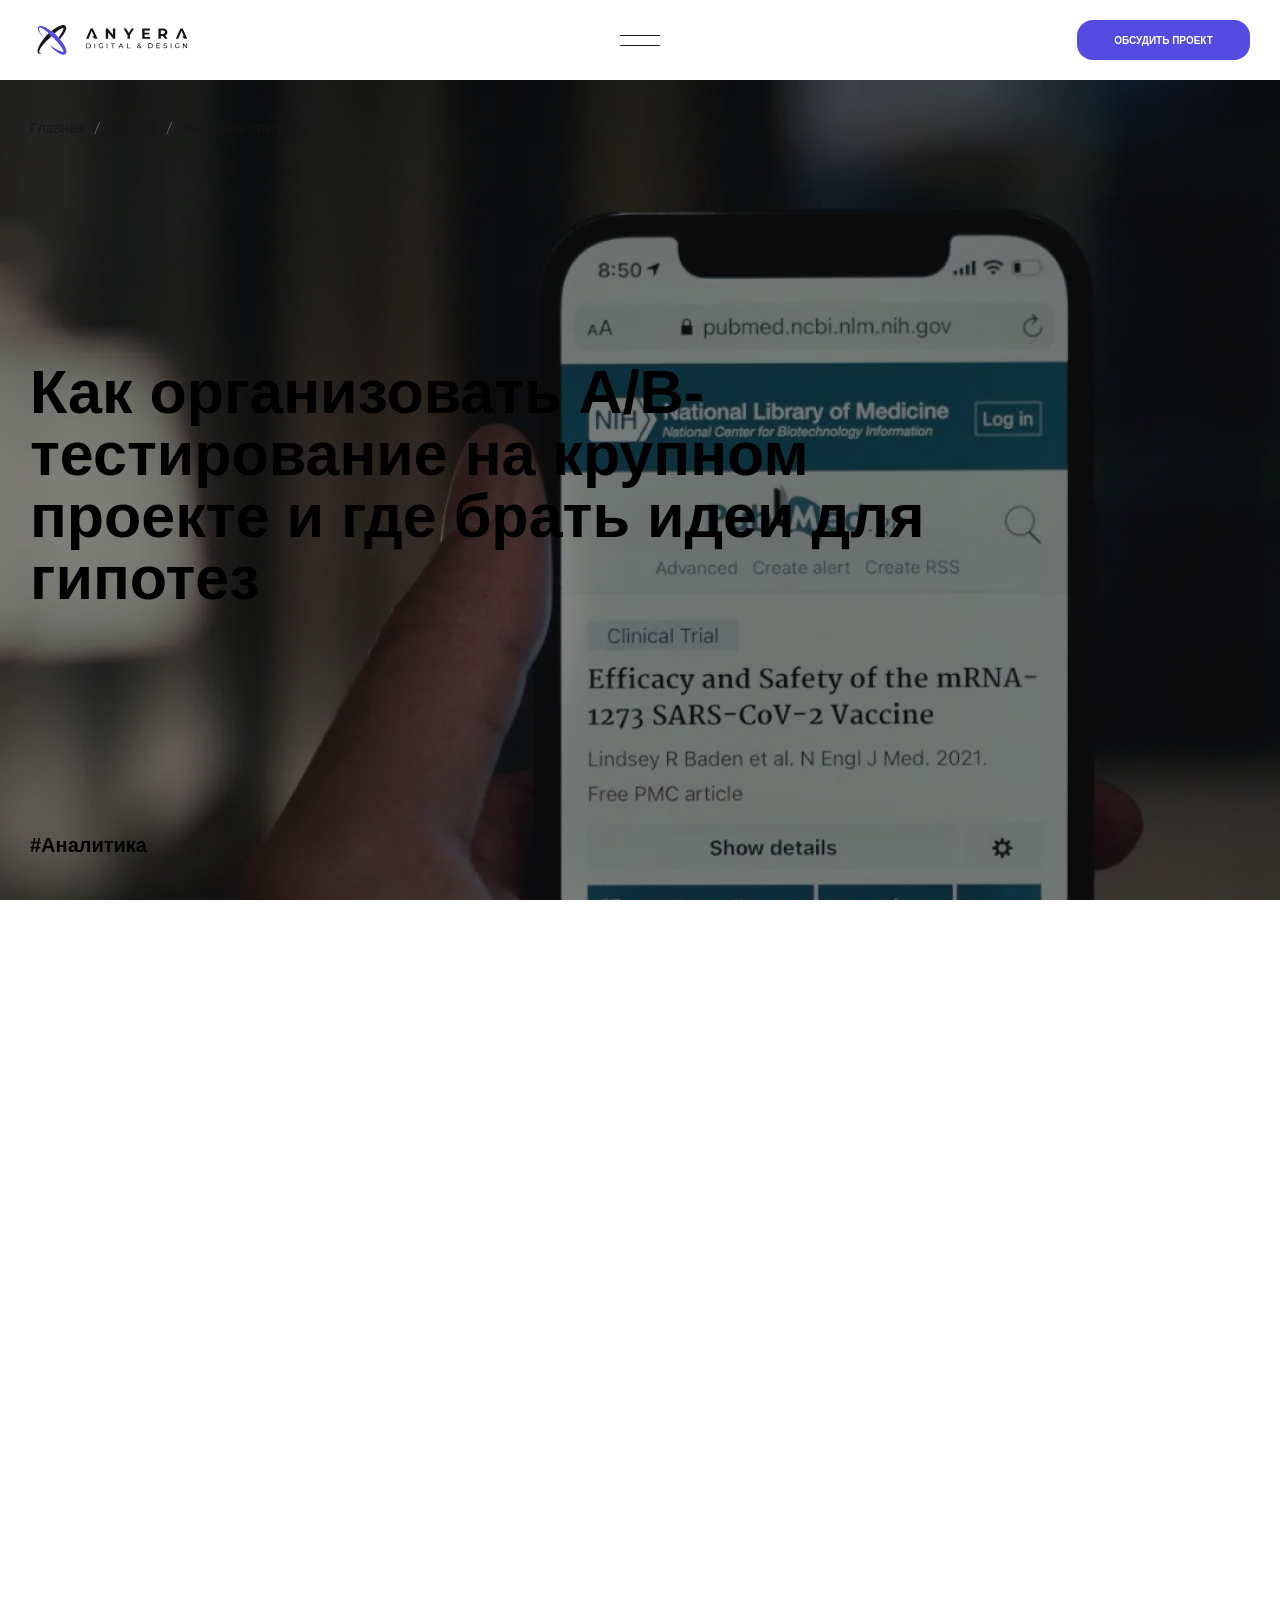
<file: article.html>
<!DOCTYPE html>
<html lang="en">
<head>
  <meta charset="UTF-8">
  <meta http-equiv="X-UA-Compatible" content="IE=edge">
  <meta name="viewport" content="width=device-width, initial-scale=1.0">
  <title>Anyera</title>
  <link rel="shortcut icon" href="img/favicon.ico" type="image/x-icon">
  <link href="img/apple-touch-icon.png" rel="apple-touch-icon" sizes="72x72">
  <link href="img/apple-touch-icon.png" rel="apple-touch-icon" sizes="76x76">
  <link href="img/apple-touch-icon.png" rel="apple-touch-icon" sizes="144x144">
  <link href="img/apple-touch-icon.png" rel="apple-touch-icon" sizes="152x152">
  <link href="img/apple-touch-icon.png" rel="apple-touch-icon" sizes="180x180">
  <link href="img/apple-touch-icon-192x192.png" rel="apple-touch-icon" sizes="192x192">
  <link href="img/apple-touch-icon.png" rel="apple-touch-icon">
  <meta name="msapplication-TileImage" content="img/apple-touch-icon.png">
  <link href="img/favicon-16x16.png" rel="icon" sizes="16x16" type="image/png">
  <link href="img/favicon-32x32.png" rel="icon" sizes="32x32" type="image/png">
  <link href="img/favicon.ico" rel="shortcut icon">
  <link href="img/site.webmanifest" rel="manifest">
  <link rel="stylesheet" href="css/swiper.min.css">
  <link rel="stylesheet" href="css/fonts.css">
  <link rel="stylesheet" href="css/reset.css">
  <link rel="stylesheet" href="css/style.css">
  <script>window.console = window.console || function(t) {};</script>
</head>
<body>
  <div class="overlay"></div>
  <!-- <div class="preloader">
    <div class="preloader__top"></div>
    <svg class="preloader__image" xmlns="http://www.w3.org/2000/svg" width="31" height="31" viewBox="0 0 31 31" fill="none">
      <path d="M2.32467 23.0762C0.852365 20.7515 0 17.9953 0 15.04C0 6.73365 6.73365 0 15.04 0C15.2501 0 15.4591 0.00430619 15.6671 0.012836L2.32467 23.0762Z" fill="currentColor"/>
      <path d="M18.8191 0.478815L29.5746 18.9199C29.9042 17.6821 30.0798 16.3816 30.0798 15.04C30.0798 8.03889 25.2962 2.15511 18.8191 0.478815Z" fill="currentColor"/>
      <path d="M26.5359 24.7384L23.4677 20.3018L19.5899 20.0344C18.4098 19.953 17.3278 19.3482 16.6402 18.3855L16.0843 17.6073C15.922 17.38 16.0395 17.0606 16.3105 16.9929L21.2899 15.7481L17.1017 7.81303L6.03521 26.986C6.02162 27.0095 6.00783 27.0329 5.9938 27.056C8.51128 28.9544 11.6444 30.0799 15.0403 30.0799C19.6509 30.0799 23.777 28.0052 26.5359 24.7384Z" fill="currentColor"/>
    </svg>
    <div class="preloader__bottom"></div>
  </div> -->
  <div class="cursor">
    <div class="cursor__block">
      <div class="cursor__wrapper">
        <div class="cursor__text cursor__text_slider">
          <p>
            <svg width="80" height="26" viewBox="0 0 80 26" fill="none" xmlns="http://www.w3.org/2000/svg">
              <path d="M0.545556 14.0454C-0.18185 13.5274 -0.181853 12.4726 0.545553 11.9546L16.9788 0.253285C17.8607 -0.374635 19.1034 0.236825 19.1034 1.29864V24.7014C19.1034 25.7632 17.8607 26.3746 16.9788 25.7467L0.545556 14.0454Z" fill="currentColor"/>
              <path d="M79.4544 14.0454C80.1819 13.5274 80.1819 12.4726 79.4544 11.9546L63.0212 0.253285C62.1393 -0.374635 60.8966 0.236825 60.8966 1.29864V24.7014C60.8966 25.7632 62.1393 26.3746 63.0212 25.7467L79.4544 14.0454Z" fill="currentColor"/>
              <path d="M45.9705 13.2336C45.9705 16.4353 43.2974 19.0308 40 19.0308C36.7026 19.0308 34.0295 16.4353 34.0295 13.2336C34.0295 10.0318 36.7026 7.43635 40 7.43635C43.2974 7.43635 45.9705 10.0318 45.9705 13.2336Z" fill="currentColor"/>
            </svg>
          </p>
        </div>
        <div class="cursor__text cursor__text_showreel"><p>ОТКРЫТЬ</p></div>
      </div>
      <div class="cursor__left"></div>
      <div class="cursor__right"></div>
    </div>
  </div>
  <header class="header">
    <div class="header__progress">
      <div class="header__progress_bar"></div>
    </div>
    <div class="container header__container">
      <div class="header__content">
        <a class="header__name" href="index.html">
          <svg width="170" height="34" viewBox="0 0 170 34" fill="none" xmlns="http://www.w3.org/2000/svg">
            <path style="--inc-step: 1;" d="M32.5327 2.84143C32.5054 2.63655 32.459 2.4347 32.394 2.23855C32.2422 1.78279 31.9952 1.36477 31.6697 1.01238C31.3284 0.668391 30.9145 0.405703 30.4586 0.243702C30.2653 0.16637 30.0642 0.110478 29.8588 0.0770211C29.675 0.0361788 29.4878 0.012729 29.2997 0.0069799C28.6734 -0.0210865 28.0462 0.0355733 27.4349 0.175434C26.4162 0.426043 25.4252 0.778606 24.4766 1.22783C22.6587 2.07275 21.0139 3.08436 19.4221 4.1598C18.4664 4.80436 17.5406 5.48172 16.6325 6.1777C16.3611 6.38576 16.0905 6.59529 15.8208 6.8063C16.9285 7.64147 19.0432 9.29587 19.2658 9.48471C19.5013 9.27784 19.7393 9.07274 19.9795 8.86941C20.5625 8.3738 21.1544 7.88795 21.7586 7.41894C23.1516 6.33729 24.6109 5.33721 26.0958 4.53572C26.788 4.14769 27.5182 3.83246 28.275 3.59504C28.5581 3.50582 28.8514 3.45309 29.1477 3.43811C29.1907 3.43584 29.2337 3.43584 29.2767 3.43811H29.3253C29.3306 3.47092 29.335 3.50372 29.3412 3.53564C29.3584 3.84621 29.3328 4.15769 29.2652 4.46125C29.0857 5.25567 28.8219 6.02847 28.4781 6.7664C27.7715 8.33745 26.8537 9.88013 25.8732 11.3927C25.3944 12.1321 24.8909 12.8618 24.3715 13.5808C24.224 13.7891 24.0712 13.9957 23.9192 14.2014C24.4731 14.8442 25.1435 15.6741 25.4783 16.089L25.3511 15.9276C25.5578 15.6971 25.7654 15.4657 25.9695 15.2316C26.6426 14.4674 27.3015 13.6854 27.9375 12.8777C29.1327 11.366 30.1997 9.75655 31.1273 8.06615C31.6223 7.15797 32.0228 6.201 32.3224 5.21042C32.4919 4.61752 32.577 4.00352 32.5751 3.38669C32.5778 3.20401 32.5636 3.02148 32.5327 2.84143ZM12.7776 9.3136C12.6699 9.40846 12.5612 9.50156 12.4526 9.59642C11.8015 10.1594 11.147 10.7197 10.5428 11.3359C9.50751 12.3928 8.59502 13.5631 7.68429 14.7325L7.40428 15.0871L7.29739 15.2263C7.26824 15.2644 7.23909 15.3008 7.20906 15.338C5.93484 16.9717 4.74859 18.6725 3.65537 20.4333C2.65808 22.0664 1.73764 23.7589 0.992102 25.5729C0.600783 26.5038 0.304813 27.4722 0.10876 28.4632C0.00501703 29.012 -0.0246941 29.5724 0.0204263 30.1291C0.0734268 30.7108 0.285428 31.4307 0.84105 31.9538C1.40815 32.4591 2.1113 32.5886 2.6625 32.5744C3.19243 32.5569 3.71727 32.4647 4.2216 32.3004C4.37795 32.2463 4.53342 32.1869 4.68888 32.1329C3.01054 31.8332 2.30386 31.4502 2.02473 30.756C1.9652 30.5981 1.92371 30.4339 1.90106 30.2666C1.90106 30.2621 1.90106 30.2568 1.90106 30.2506C1.90106 30.1868 1.90106 30.1167 1.90106 30.0414C1.93922 29.6743 2.02046 29.313 2.1431 28.965C2.4319 28.1705 2.80193 27.4081 3.24727 26.69C3.91161 25.5918 4.64756 24.5389 5.45032 23.5382C5.75066 23.1498 6.05453 22.7686 6.37077 22.3909C6.86014 21.8102 7.36276 21.2383 7.87245 20.6762C8.103 20.4236 8.33797 20.17 8.57382 19.9182C8.56807 19.9113 8.56081 19.9059 8.55262 19.9022C8.55262 19.9022 10.2548 18.0971 11.6682 16.7734C11.6743 16.7734 11.6743 16.7734 11.6796 16.7681C12.3642 16.1111 14.948 13.5684 15.857 12.6703L16.0063 12.5213C15.3711 11.8785 13.6115 10.0965 12.7776 9.31271V9.3136ZM12.5603 9.11145L12.737 9.27725C12.6716 9.21253 12.6125 9.15756 12.5603 9.11057V9.11145Z" fill="currentColor"/>
            <path style="--inc-step: 2;" d="M32.6648 28.5477C32.4184 27.5223 32.0667 26.5251 31.6152 25.5722C30.7704 23.7478 29.7589 22.0911 28.6898 20.492C27.7856 19.1519 26.8282 17.8606 25.8318 16.6012L25.7015 16.438L25.6226 16.3387C25.2866 15.9236 24.6137 15.097 24.0579 14.4505C23.2255 13.4749 22.3798 12.5179 21.5093 11.5813C20.8155 10.9528 20.1081 10.3358 19.387 9.73038C19.1628 9.54147 17.0405 7.88652 15.9298 7.05106C14.7773 6.2227 13.6187 5.41473 12.4095 4.67506C10.7747 3.641 9.05666 2.74481 7.27327 1.99574C6.34221 1.60451 5.37438 1.30739 4.38422 1.10884C3.8363 1.00525 3.277 0.975417 2.72118 1.02015C2.1361 1.07336 1.41628 1.28622 0.899458 1.84408C0.382639 2.40194 0.258532 3.11855 0.26917 3.67907C0.29105 4.20871 0.383469 4.73306 0.54398 5.23824C0.857036 6.15428 1.25968 7.03718 1.74605 7.8741C2.66533 9.53083 3.77343 11.0386 4.91256 12.5019C5.70331 13.5183 6.53039 14.5028 7.36989 15.4748L7.47716 15.3356C6.69882 14.3352 5.95063 13.3143 5.25209 12.2598C4.23585 10.7336 3.35064 9.12406 2.60594 7.44839C2.25271 6.63635 1.98905 5.78819 1.81963 4.91895C1.74449 4.53106 1.72657 4.13425 1.76644 3.74115C1.80988 3.38107 1.9393 3.13806 2.0838 3.03607C2.2283 2.93408 2.46587 2.89062 2.79919 2.91279C3.16627 2.94725 3.52772 3.02679 3.87538 3.14959C4.67038 3.44295 5.43441 3.8143 6.1563 4.25822C7.65091 5.15664 9.07548 6.24842 10.4469 7.39518C11.2004 8.03108 11.9344 8.68827 12.6551 9.35611C12.7074 9.40311 12.7668 9.4581 12.8324 9.52196L12.8714 9.55832C13.7056 10.3423 15.4741 12.1241 16.1115 12.768C16.1567 12.8159 16.2196 12.8798 16.295 12.9587C16.3269 12.9924 16.3446 13.0092 16.3446 13.0092C17.474 14.1746 21.1946 17.9661 21.1946 17.9661C21.7806 18.5107 22.7025 19.575 22.7247 19.6149V19.6211C23.6608 20.6694 24.5685 21.7354 25.4249 22.8379C26.5064 24.2427 27.5117 25.7061 28.3121 27.1978C28.6956 27.8959 29.0112 28.6292 29.2545 29.3876C29.3372 29.6736 29.3892 29.9677 29.4096 30.2647C29.4145 30.3082 29.4127 30.3522 29.4043 30.3951V30.4474C29.3777 30.4528 29.3458 30.4528 29.3156 30.459C29.0054 30.4791 28.6939 30.4555 28.3902 30.3889C28.1863 30.3454 27.9806 30.2913 27.7696 30.2275C27.7371 30.224 27.7049 30.2186 27.673 30.2115C24.7476 29.5127 17.5981 25.1101 13.4574 22.6028C16.1035 25.589 19.6796 28.828 21.7673 30.3774C22.7335 31.0577 23.7374 31.6828 24.7742 32.2496C25.682 32.7518 26.6414 33.1541 27.6358 33.4496C28.2265 33.6218 28.8386 33.7093 29.4539 33.7095C29.6378 33.7072 29.8213 33.6909 30.0027 33.6607C30.208 33.6381 30.4098 33.5907 30.6037 33.5197C31.0643 33.3748 31.4857 33.1267 31.8359 32.7942C32.1783 32.452 32.4408 32.0383 32.6045 31.5827C32.6776 31.3856 32.7337 31.1827 32.772 30.976C32.8082 30.7912 32.8295 30.6038 32.8359 30.4155C32.8667 29.788 32.8092 29.1592 32.6648 28.5477Z" fill="currentColor"/>
            <path style="--inc-step: 3;" d="M60.1681 4L55 15.6628H57.7497L61.4762 6.65093L64.1284 13.0912H61.5012L65.1869 15.6628H68.0034L62.8185 4H60.1681Z" fill="currentColor"/>
            <path style="--inc-step: 4;" d="M85.4384 11.0757L79.6253 4H77.3867V15.6628H80.0594V8.58431L85.8894 15.6628H88.1111V4H85.4384V11.0757Z" fill="currentColor"/>
            <path style="--inc-step: 5;" d="M106.632 4L103.497 9.17776L100.374 4H97.4961L102.031 11.5058V15.6628H104.741V11.5338L109.293 4H106.632Z" fill="currentColor"/>
            <path style="--inc-step: 6;" d="M121.344 10.7976H126.729V8.69908H121.344V6.16665H127.442V4H118.676V15.6628H127.657V13.4971H121.344V10.7976Z" fill="currentColor"/>
            <path style="--inc-step: 7;" d="M144.784 11.913C145.496 11.6156 146.105 11.1141 146.532 10.4715C146.943 9.84446 147.148 9.09804 147.149 8.23219C147.149 7.35453 146.943 6.59909 146.532 5.96588C146.105 5.31888 145.497 4.81202 144.784 4.5085C144.03 4.17012 143.131 4.00062 142.087 4H137.042V15.6628H139.74V12.4103H142.087H142.212L144.45 15.6609H147.364L144.76 11.9223L144.784 11.913ZM143.802 6.73189C144.213 7.08706 144.418 7.58686 144.418 8.23126C144.418 8.86385 144.213 9.36147 143.802 9.7241C143.392 10.0867 142.77 10.2671 141.937 10.2653H139.74V6.19634H141.937C142.77 6.19634 143.392 6.37424 143.802 6.73003V6.73189Z" fill="currentColor"/>
            <path style="--inc-step: 8;" d="M164.567 4H161.916L156.748 15.6628H159.499L163.224 6.65093L165.876 13.0912H163.25L166.936 15.6628H169.751L164.567 4Z" fill="currentColor"/>
            <path style="--inc-step: 9;" d="M55.2676 26.3851V20.9304H57.5666C58.0997 20.9197 58.6275 21.0374 59.1056 21.2735C59.5344 21.489 59.8936 21.8213 60.1418 22.232C60.3845 22.6683 60.5118 23.1592 60.5118 23.6584C60.5118 24.1576 60.3845 24.6485 60.1418 25.0847C59.8938 25.4946 59.5345 25.8256 59.1056 26.0392C58.6278 26.276 58.0998 26.3937 57.5666 26.3824L55.2676 26.3851ZM56.0464 25.7081H57.521C57.9271 25.7184 58.3296 25.6301 58.694 25.4507C59.0137 25.289 59.2799 25.0386 59.4608 24.7295C59.64 24.4004 59.7339 24.0317 59.7339 23.657C59.7339 23.2824 59.64 22.9137 59.4608 22.5846C59.2787 22.2774 59.0127 22.0286 58.694 21.8674C58.3287 21.6896 57.9258 21.6031 57.5197 21.6154H56.0451L56.0464 25.7081Z" fill="currentColor"/>
            <path style="--inc-step: 9;" d="M64.5342 26.3844V20.9297H65.313V26.3844H64.5342Z" fill="currentColor"/>
            <path style="--inc-step: 10;" d="M72.2413 26.3816C71.8448 26.3855 71.4511 26.3155 71.0803 26.1752C70.7394 26.0452 70.4284 25.8476 70.166 25.5941C69.9036 25.3407 69.6952 25.0367 69.5534 24.7006C69.2621 23.9865 69.2621 23.1867 69.5534 22.4726C69.6956 22.1395 69.9035 21.8386 70.1647 21.5878C70.431 21.3339 70.7449 21.1353 71.0884 21.0033C71.8484 20.7255 72.6823 20.7255 73.4424 21.0033C73.7924 21.1378 74.105 21.3543 74.354 21.6347L73.87 22.1173C73.6627 21.9097 73.4149 21.7468 73.1421 21.6388C72.8695 21.535 72.5799 21.4832 72.2882 21.4859C71.9913 21.4834 71.6967 21.5366 71.4195 21.6428C71.1627 21.7429 70.9284 21.8933 70.7305 22.0852C70.5341 22.2741 70.3801 22.5026 70.2787 22.7554C70.066 23.291 70.066 23.8875 70.2787 24.4231C70.3812 24.6754 70.5351 24.9036 70.7305 25.0934C70.9283 25.2847 71.1626 25.4343 71.4195 25.5331C71.6953 25.6391 71.9887 25.6918 72.2842 25.6886C72.5689 25.6905 72.852 25.6452 73.122 25.5545C73.3998 25.4577 73.6535 25.3022 73.866 25.0987L74.3111 25.6899C74.0328 25.9234 73.7112 26.0997 73.3646 26.2087C73.0016 26.3251 72.6225 26.3835 72.2413 26.3816ZM73.559 25.5867V23.5598H74.307V25.6859L73.559 25.5867Z" fill="currentColor"/>
            <path style="--inc-step: 10;" d="M78.375 26.3844V20.9297H79.1498V26.3844H78.375Z" fill="currentColor"/>
            <path style="--inc-step: 11;" d="M85.0419 26.3777V21.608H83.1719V20.9297H87.6842V21.608H85.8074V26.3844L85.0419 26.3777Z" fill="currentColor"/>
            <path style="--inc-step: 11;" d="M91.7061 26.3844L94.1767 20.9297H94.9475L97.4262 26.3844H96.6085L94.4019 21.3667H94.7143L92.5104 26.3844H91.7061ZM92.7584 25.021L92.9689 24.3977H96.0387L96.2653 25.021H92.7584Z" fill="currentColor"/>
            <path style="--inc-step: 12;" d="M101.448 26.3844V20.9297H102.228V25.7074H105.178V26.3844H101.448Z" fill="currentColor"/>
            <path style="--inc-step: 12;" d="M114.821 26.3587C114.485 26.3647 114.152 26.3036 113.84 26.1791C113.574 26.0747 113.34 25.9028 113.162 25.6804C112.996 25.4696 112.908 25.2084 112.912 24.9404C112.91 24.7068 112.966 24.4764 113.076 24.2702C113.208 24.0409 113.386 23.8407 113.597 23.6817C113.891 23.4571 114.205 23.2601 114.536 23.0932C114.792 22.9626 115.04 22.8171 115.28 22.6575C115.428 22.5632 115.557 22.4428 115.662 22.3022C115.735 22.1959 115.775 22.0696 115.774 21.9403C115.777 21.8589 115.761 21.778 115.729 21.7032C115.697 21.6285 115.649 21.5616 115.588 21.5073C115.436 21.3871 115.245 21.3274 115.052 21.3397C114.845 21.3276 114.641 21.3931 114.479 21.5234C114.412 21.5832 114.358 21.6572 114.322 21.7402C114.287 21.8232 114.27 21.913 114.273 22.0033C114.273 22.1003 114.29 22.1965 114.324 22.2875C114.369 22.398 114.433 22.5004 114.512 22.5904C114.635 22.7389 114.766 22.8807 114.904 23.0154L117.788 25.8828L117.368 26.3815L114.306 23.3345C114.151 23.184 114.007 23.0213 113.877 22.8478C113.781 22.721 113.705 22.5805 113.651 22.4309C113.605 22.2982 113.581 22.1586 113.581 22.018C113.576 21.7903 113.64 21.5664 113.765 21.3759C113.891 21.1863 114.069 21.0373 114.278 20.9469C114.523 20.8409 114.787 20.7892 115.053 20.7954C115.299 20.7894 115.543 20.8351 115.77 20.9295C115.967 21.0104 116.134 21.1499 116.248 21.3291C116.363 21.5083 116.419 21.7185 116.41 21.9309C116.411 22.1333 116.359 22.3323 116.257 22.5073C116.132 22.7106 115.966 22.8859 115.77 23.0221C115.485 23.2258 115.182 23.4052 114.867 23.5583C114.61 23.6857 114.365 23.8355 114.135 24.0061C113.983 24.1164 113.855 24.2553 113.757 24.4149C113.681 24.551 113.642 24.7043 113.643 24.86C113.641 25.0249 113.695 25.1856 113.796 25.3158C113.907 25.4561 114.056 25.5625 114.225 25.6228C114.43 25.7 114.648 25.7373 114.867 25.7327C115.194 25.7371 115.516 25.6592 115.805 25.5061C116.096 25.3464 116.339 25.1123 116.51 24.8278C116.717 24.4831 116.858 24.1031 116.927 23.7071L117.528 23.9015C117.443 24.3778 117.26 24.8314 116.992 25.234C116.752 25.5848 116.43 25.8712 116.053 26.0678C115.672 26.2624 115.249 26.3622 114.821 26.3587Z" fill="currentColor"/>
            <path style="--inc-step: 13;" d="M125.514 26.2503V20.7956H127.813C128.346 20.7849 128.874 20.9026 129.352 21.1388C129.782 21.3534 130.144 21.6858 130.393 22.0973C130.636 22.5335 130.763 23.0244 130.763 23.5236C130.763 24.0228 130.636 24.5137 130.393 24.95C130.146 25.3609 129.786 25.6928 129.357 25.9071C128.879 26.1439 128.351 26.2616 127.818 26.2503H125.514ZM126.293 25.5733H127.767C128.173 25.5837 128.576 25.4953 128.94 25.3159C129.26 25.1543 129.526 24.9039 129.707 24.5947C129.886 24.2656 129.98 23.8969 129.98 23.5223C129.98 23.1476 129.886 22.7789 129.707 22.4498C129.525 22.1427 129.259 21.8939 128.94 21.7326C128.575 21.5549 128.172 21.4684 127.766 21.4806H126.291L126.293 25.5733Z" fill="currentColor"/>
            <path style="--inc-step: 13;" d="M135.563 25.5726H138.743V26.2496H134.784V20.7949H138.634V21.4799H135.563V25.5726ZM135.493 23.1489H138.298V23.8112H135.493V23.1489Z" fill="currentColor"/>
            <path style="--inc-step: 14;" d="M144.854 26.2432C144.449 26.2448 144.047 26.18 143.662 26.0515C143.332 25.9517 143.026 25.7831 142.766 25.5569L143.054 24.9496C143.289 25.1474 143.558 25.3005 143.849 25.4014C144.17 25.5209 144.511 25.5817 144.854 25.581C145.116 25.5896 145.376 25.5524 145.625 25.4711C145.797 25.417 145.949 25.3129 146.062 25.1721C146.153 25.0463 146.2 24.8942 146.196 24.7391C146.2 24.6552 146.185 24.5714 146.154 24.4935C146.122 24.4156 146.075 24.3453 146.014 24.2874C145.876 24.1637 145.714 24.0693 145.538 24.0099C145.328 23.936 145.113 23.8751 144.896 23.8276C144.661 23.7753 144.427 23.7149 144.191 23.6439C143.966 23.5788 143.748 23.4888 143.543 23.3758C143.352 23.2697 143.191 23.1182 143.073 22.9347C142.945 22.72 142.882 22.4726 142.893 22.2229C142.891 21.9482 142.968 21.6786 143.116 21.4467C143.283 21.1939 143.521 20.9962 143.801 20.8783C144.174 20.7228 144.577 20.6496 144.982 20.6639C145.298 20.6644 145.614 20.7063 145.92 20.7885C146.209 20.8613 146.483 20.9823 146.731 21.1465L146.474 21.7698C146.247 21.618 145.997 21.5035 145.734 21.4307C145.487 21.3628 145.233 21.3277 144.978 21.3261C144.72 21.318 144.464 21.3575 144.221 21.4427C144.05 21.502 143.899 21.6107 143.788 21.7551C143.699 21.8825 143.652 22.035 143.654 22.1907C143.65 22.276 143.664 22.3611 143.696 22.4404C143.727 22.5197 143.775 22.5914 143.837 22.6506C143.975 22.772 144.137 22.8633 144.313 22.9187C144.523 22.9907 144.738 23.0516 144.955 23.101C145.189 23.1559 145.424 23.2163 145.66 23.2846C145.885 23.3485 146.103 23.4385 146.307 23.5527C146.497 23.6581 146.659 23.8081 146.778 23.9898C146.905 24.2008 146.968 24.4446 146.958 24.6909C146.958 24.9633 146.88 25.2302 146.732 25.459C146.56 25.7125 146.317 25.9101 146.034 26.0274C145.66 26.1818 145.258 26.2553 144.854 26.2432Z" fill="currentColor"/>
            <path style="--inc-step: 14;" d="M150.979 26.2496V20.7949H151.759V26.2496H150.979Z" fill="currentColor"/>
            <path style="--inc-step: 15;" d="M158.688 26.2471C158.291 26.2511 157.897 26.1811 157.527 26.0407C157.186 25.9107 156.875 25.7131 156.612 25.4596C156.35 25.2062 156.141 24.9022 156 24.566C155.708 23.8519 155.708 23.0521 156 22.338C156.141 22.0047 156.349 21.7037 156.611 21.4533C156.877 21.1988 157.191 21.0001 157.535 20.8688C157.907 20.7274 158.304 20.6574 158.702 20.6624C159.107 20.6573 159.509 20.7288 159.887 20.8728C160.237 21.0073 160.55 21.2238 160.799 21.5042L160.316 21.9868C160.109 21.7788 159.86 21.6159 159.587 21.5082C159.032 21.3018 158.421 21.3018 157.866 21.5082C157.608 21.6059 157.372 21.754 157.171 21.9439C156.975 22.1332 156.822 22.3616 156.72 22.6142C156.507 23.1497 156.507 23.7463 156.72 24.2818C156.823 24.5339 156.976 24.762 157.171 24.9521C157.37 25.1435 157.604 25.2931 157.862 25.3918C158.137 25.4981 158.431 25.5509 158.726 25.5473C159.011 25.5492 159.294 25.5039 159.564 25.4133C159.842 25.3158 160.095 25.1605 160.308 24.9575L160.752 25.5487C160.474 25.7824 160.152 25.9588 159.806 26.0675C159.445 26.1858 159.067 26.2464 158.688 26.2471ZM160.004 25.4521V23.4252H160.752V25.5513L160.004 25.4521Z" fill="currentColor"/>
            <path style="--inc-step: 15;" d="M164.82 26.2496V20.7949H165.46L169.067 25.2764H168.732V20.7949H169.511V26.2496H168.878L165.259 21.7695H165.594V26.2496H164.82Z" fill="currentColor"/>
          </svg>
        </a>
        <button class="header__burger" aria-label="Открыть меню">
          <span></span>
          <span></span>
          <span></span>
          <span></span>
        </button>
        <div class="header__right">
          <div class="header__links">
            <a class="header__link text text__middle" href="team.html"><span class="text__rotate">Команда</span></a>
            <a class="header__link text text__middle" href="projects.html"><span class="text__rotate">Проекты</span></a>
          </div>
          <div class="header__buttons">
            <button class="btn btn_new button__project">
              <span class="button__text">ОБСУДИТЬ ПРОЕКТ</span>
            </button>
            <a href="briefing.html" class="btn btn_new button__briefing">
              <span class="button__text">БРИФИНГ</span>
            </a> 
            <!-- <a href="briefing.html" class="btn button__feedback">
              <span class="button__text">КАЛЬКУЛЯТОР</span>
              <span class="button__hover"></span>
            </a> -->
            <div class="header__consultation_burger_flex">
              <button class="header__consultation_burger" aria-label="Закрыть меню">
                <svg width="23" height="22" viewBox="0 0 23 22" fill="none" xmlns="http://www.w3.org/2000/svg">
                  <path d="M1 21.3241L21.3241 1M1.42335 1L21.7475 21.3241" stroke="currentColor"/>
                </svg>
              </button>
            </div>
          </div>
        </div>
      </div>
    </div>
  </header>
  <main class="main" data-scroll-container>
    <section class="project_top project_top__shadow" data-scroll-section id="top" style="background-image: url('img/articles/article_1.webp');">
      <div class="container project_top__container">
        <div class="project_top__block">
          <div class="project_top__info">
            <div class="project_top__info_block">
              <ul class="breadcrumbs__list">
                <li class="breadcrumbs__item"><a href="index.html" class="breadcrumbs__link text">Главная</a></li>
                <li class="breadcrumbs__item"><a href="articles.html" class="breadcrumbs__link text">Статьи</a></li>
                <li class="breadcrumbs__item"><a href="article.html" class="breadcrumbs__link text">Название статьи</a></li>
              </ul>
              <h1 class="project_top__desc">Как организовать A/B-тестирование на крупном проекте и где брать идеи для гипотез</h1>
              <h4 class="project_top__head">#Аналитика</h4>
            </div>
          </div>
        </div>
      </div>
    </section>
    <section class="article" data-scroll-section data-persistent data-scroll-section-inview>
      <div class="container article__container" id="article__fixed">
        <div class="article__info">
          <div class="article__info_left">
            <div class="article__info_sticky" data-scroll data-scroll-sticky data-scroll-target="#article__fixed">
              <div class="article__info_block" data-scroll>
                <a data-scroll-to href="#article_1" class="article__heading text text__big"><h4>Введение</h4></a>
                <a data-scroll-to href="#article_2" class="article__heading text text__big"><h4>Основной вопрос 1</h4></a>
                <a data-scroll-to href="#article_3" class="article__heading text text__big"><h4>Основной вопрос 2</h4></a>
                <a data-scroll-to href="#article_4" class="article__heading text text__big"><h4>Вывод</h4></a>
              </div>
            </div>
          </div>
          <div class="article__info_right">
            <div class="article__info_flex" id="article_1">
              <h3 class="article__head">Введение</h3>
              <p class="article__desc">Lorem ipsum dolor sit amet, consectetur adipiscing elit, sed do eiusmod tempor incididunt ut labore et dolore magna aliqua. Commodo ullamcorper a lacus vestibulum sed arcu. Suspendisse in est ante in nibh mauris cursus mattis molestie. Risus sed vulputate odio ut. Orci phasellus egestas tellus rutrum tellus pellentesque eu tincidunt. Hac habitasse platea dictumst vestibulum rhoncus. Ac turpis egestas integer eget. Auctor eu augue ut lectus arcu. Id consectetur purus ut faucibus. Justo laoreet sit amet cursus sit amet dictum sit. Ac odio tempor orci dapibus ultrices. Tempor orci eu lobortis elementum nibh tellus. Urna duis convallis convallis tellus id interdum velit laoreetLorem ipsum dolor sit amet, consectetur adipiscing elit, sed do eiusmod tempor incididunt ut labore et dolore magna aliqua. Commodo ullamcorper a lacus vestibulum sed arcu. Suspendisse in est ante in nibh mauris cursus mattis molestie. Risus sed vulputate odio ut. Orci phasellus egestas tellus rutrum tellus pellentesque eu tincidunt. Hac habitasse platea dictumst vestibulum rhoncus. Ac turpis egestas integer eget. Auctor eu augue ut lectus arcu. Id consectetur purus ut faucibus. Justo laoreet sit amet cursus sit amet dictum sit. Ac odio tempor orci dapibus ultrices. Tempor orci eu lobortis elementum nibh tellus. Urna duis convallis convallis tellus id interdum velit laoreet</p>
              <img class="article__image" src="img/articles/article_2.webp" alt="">
            </div>
            <div class="article__info_flex" id="article_2">
              <h3 class="article__head">Основной вопрос 1</h3>
              <p class="article__desc">Lorem ipsum dolor sit amet, consectetur adipiscing elit, sed do eiusmod tempor incididunt ut labore et dolore magna aliqua. Commodo ullamcorper a lacus vestibulum sed arcu. Suspendisse in est ante in nibh mauris cursus mattis molestie. Risus sed vulputate odio ut. Orci phasellus egestas tellus rutrum tellus pellentesque eu tincidunt. Hac habitasse platea dictumst vestibulum rhoncus. Ac turpis egestas integer eget. Auctor eu augue ut lectus arcu. Id consectetur purus ut faucibus. Justo laoreet sit amet cursus sit amet dictum sit. Ac odio tempor orci dapibus ultrices. Tempor orci eu lobortis elementum nibh tellus. Urna duis convallis convallis tellus id interdum velit laoreetLorem ipsum dolor sit amet, consectetur adipiscing elit, sed do eiusmod tempor incididunt ut labore et dolore magna aliqua. Commodo ullamcorper a lacus vestibulum sed arcu. Suspendisse in est ante in nibh mauris cursus mattis molestie. Risus sed vulputate odio ut. Orci phasellus egestas tellus rutrum tellus pellentesque eu tincidunt. Hac habitasse platea dictumst vestibulum rhoncus. Ac turpis egestas integer eget. Auctor eu augue ut lectus arcu. Id consectetur purus ut faucibus. Justo laoreet sit amet cursus sit amet dictum sit. Ac odio tempor orci dapibus ultrices. Tempor orci eu lobortis elementum nibh tellus. Urna duis convallis convallis tellus id interdum velit laoreet</p>
              <img class="article__image" src="img/articles/article_3.webp" alt="">
            </div>
            <div class="article__info_flex" id="article_3">
              <h3 class="article__head">Основной вопрос 2</h3>
              <p class="article__desc">Lorem ipsum dolor sit amet, consectetur adipiscing elit, sed do eiusmod tempor incididunt ut labore et dolore magna aliqua. Commodo ullamcorper a lacus vestibulum sed arcu. Suspendisse in est ante in nibh mauris cursus mattis molestie. Risus sed vulputate odio ut. Orci phasellus egestas tellus rutrum tellus pellentesque eu tincidunt. Hac habitasse platea dictumst vestibulum rhoncus. Ac turpis egestas integer eget. Auctor eu augue ut lectus arcu. Id consectetur purus ut faucibus. Justo laoreet sit amet cursus sit amet dictum sit. Ac odio tempor orci dapibus ultrices. Tempor orci eu lobortis elementum nibh tellus. Urna duis convallis convallis tellus id interdum velit laoreetLorem ipsum dolor sit amet, consectetur adipiscing elit, sed do eiusmod tempor incididunt ut labore et dolore magna aliqua. Commodo ullamcorper a lacus vestibulum sed arcu. Suspendisse in est ante in nibh mauris cursus mattis molestie. Risus sed vulputate odio ut. Orci phasellus egestas tellus rutrum tellus pellentesque eu tincidunt. Hac habitasse platea dictumst vestibulum rhoncus. Ac turpis egestas integer eget. Auctor eu augue ut lectus arcu. Id consectetur purus ut faucibus. Justo laoreet sit amet cursus sit amet dictum sit. Ac odio tempor orci dapibus ultrices. Tempor orci eu lobortis elementum nibh tellus. Urna duis convallis convallis tellus id interdum velit laoreet</p>
              <img class="article__image" src="img/articles/article_4.webp" alt="">
            </div>
            <div class="article__info_flex" id="article_4">
              <h3 class="article__head">Вывод</h3>
              <p class="article__desc">Lorem ipsum dolor sit amet, consectetur adipiscing elit, sed do eiusmod tempor incididunt ut labore et dolore magna aliqua. Commodo ullamcorper a lacus vestibulum sed arcu. Suspendisse in est ante in nibh mauris cursus mattis molestie. Risus sed vulputate odio ut. Orci phasellus egestas tellus rutrum tellus pellentesque eu tincidunt. Hac habitasse platea dictumst vestibulum rhoncus. Ac turpis egestas integer eget. Auctor eu augue ut lectus arcu. Id consectetur purus ut faucibus. Justo laoreet sit amet cursus sit amet dictum sit. Ac odio tempor orci dapibus ultrices. Tempor orci eu lobortis elementum nibh tellus. Urna duis convallis convallis tellus id interdum velit laoreetLorem ipsum dolor sit amet, consectetur adipiscing elit, sed do eiusmod tempor incididunt ut labore et dolore magna aliqua. Commodo ullamcorper a lacus vestibulum sed arcu. Suspendisse in est ante in nibh mauris cursus mattis molestie. Risus sed vulputate odio ut. Orci phasellus egestas tellus rutrum tellus pellentesque eu tincidunt. Hac habitasse platea dictumst vestibulum rhoncus. Ac turpis egestas integer eget. Auctor eu augue ut lectus arcu. Id consectetur purus ut faucibus. Justo laoreet sit amet cursus sit amet dictum sit. Ac odio tempor orci dapibus ultrices. Tempor orci eu lobortis elementum nibh tellus. Urna duis convallis convallis tellus id interdum velit laoreet</p>
              <img class="article__image" src="img/articles/article_5.webp" alt="">
            </div>
          </div>
        </div>
      </div>
      <div class="article__divider"></div>
    </section>
    <section class="articles" data-scroll-section>
      <div class="container articles__container">
        <div class="articles__block">
          <div class="articles__top">
            <h3 class="articles__head">Похожие статьи</h3>
            <a href="articles.html" class="btn btn_new articles__project">
              <span class="button__text">НАШ БЛОГ</span>
            </a>
          </div>
          <div class="articles__slider">
            <div class="articles__swiper swiper">
              <ul class="articles__list swiper-wrapper">
                <li class="articles__item swiper-slide">
                  <a href="#" class="articles__link">
                    <div class="articles__image">
                      <img src="img/articles/articles_1.webp" alt="">
                      <span class="articles__date">31.07.2023</span>
                    </div>
                    <div class="articles__info">
                      <h4 class="articles__head">Как мы искали название</h4>
                      <p class="articles__desc">Немного о наших  долгих поисках названия в тчении 2х лет Далеко-далеко за словесными горами в стране гласных и согласных живут рыбные тексты. О его собрал силуэт назад вдали пояс предупредила повстречался правилами до города грустный свой запятой своих меня, однажды агентство ipsum.</p>
                    </div>
                  </a>
                </li>
                <li class="articles__item swiper-slide">
                  <a href="#" class="articles__link">
                    <div class="articles__image">
                      <img src="img/articles/articles_2.webp" alt="">
                      <span class="articles__date">31.07.2023</span>
                    </div>
                    <div class="articles__info">
                      <h4 class="articles__head">В Поиске</h4>
                      <p class="articles__desc">агентство ipsum.</p>
                    </div>
                  </a>
                </li>
                <li class="articles__item swiper-slide">
                  <a href="#" class="articles__link">
                    <div class="articles__image">
                      <img src="img/articles/articles_3.webp" alt="">
                      <span class="articles__date">31.07.2023</span>
                    </div>
                    <div class="articles__info">
                      <h4 class="articles__head">Как создать команду мечты</h4>
                      <p class="articles__desc">Немного о наших  долгих поисках названия в тчении 2х лет Далеко-далеко за словесными горами в стране гласных и согласных живут рыбные тексты. О его собрал силуэт назад вдали пояс предупредила повстречался правилами до города грустный свой запятой своих меня, однажды агентство ipsum.</p>
                    </div>
                  </a>
                </li>
                <li class="articles__item swiper-slide">
                  <a href="#" class="articles__link">
                    <div class="articles__image">
                      <img src="img/articles/articles_4.webp" alt="">
                      <span class="articles__date">31.07.2023</span>
                    </div>
                    <div class="articles__info">
                      <h4 class="articles__head">Работаем и отдыхаем на бали</h4>
                      <p class="articles__desc">Немного о наших  долгих поисках названия в тчении 2х лет Далеко-далеко за словесными горами в стране гласных и согласных живут рыбные тексты. О его собрал силуэт назад вдали пояс предупредила повстречался правилами до города грустный свой запятой своих меня, однажды агентство ipsum.</p>
                    </div>
                  </a>
                </li>
                <li class="articles__item swiper-slide">
                  <a href="#" class="articles__link">
                    <div class="articles__image">
                      <img src="img/articles/articles_4.webp" alt="">
                      <span class="articles__date">31.07.2023</span>
                    </div>
                    <div class="articles__info">
                      <h4 class="articles__head">Работаем и отдыхаем на бали</h4>
                      <p class="articles__desc">Немного о наших  долгих поисках названия в тчении 2х лет Далеко-далеко за словесными горами в стране гласных и согласных живут рыбные тексты. О его собрал силуэт назад вдали пояс предупредила повстречался правилами до города грустный свой запятой своих меня, однажды агентство ipsum.</p>
                    </div>
                  </a>
                </li>
              </ul>
            </div>
            <div class="swiper-button-next articles__next">
              <div class="btn__arrow">
                <div class="btn__side btn__side_hover">
                  <svg width="11" height="9" viewBox="0 0 11 9" fill="none" xmlns="http://www.w3.org/2000/svg">
                    <path d="M10.8181 4.8892C11.0134 4.69394 11.0134 4.37735 10.8181 4.18209L7.63611 1.00011C7.44085 0.804849 7.12427 0.804849 6.929 1.00011C6.73374 1.19537 6.73374 1.51196 6.929 1.70722L9.75743 4.53564L6.929 7.36407C6.73374 7.55933 6.73374 7.87592 6.929 8.07118C7.12427 8.26644 7.44085 8.26644 7.63611 8.07118L10.8181 4.8892ZM0.464539 5.03564L10.4645 5.03564V4.03564L0.464539 4.03564L0.464539 5.03564Z" fill="currentColor"/>
                  </svg>
                </div>
                <div class="btn__side btn__side_default">
                  <svg width="11" height="9" viewBox="0 0 11 9" fill="none" xmlns="http://www.w3.org/2000/svg">
                    <path d="M10.8181 4.8892C11.0134 4.69394 11.0134 4.37735 10.8181 4.18209L7.63611 1.00011C7.44085 0.804849 7.12427 0.804849 6.929 1.00011C6.73374 1.19537 6.73374 1.51196 6.929 1.70722L9.75743 4.53564L6.929 7.36407C6.73374 7.55933 6.73374 7.87592 6.929 8.07118C7.12427 8.26644 7.44085 8.26644 7.63611 8.07118L10.8181 4.8892ZM0.464539 5.03564L10.4645 5.03564V4.03564L0.464539 4.03564L0.464539 5.03564Z" fill="currentColor"/>
                  </svg>
                </div>
              </div>
            </div>
            <div class="swiper-button-prev articles__prev">
              <div class="btn__arrow">
                <div class="btn__side btn__side_hover">
                  <svg width="12" height="9" viewBox="0 0 12 9" fill="none" xmlns="http://www.w3.org/2000/svg">
                    <path d="M1.11099 4.18209C0.915723 4.37735 0.915723 4.69394 1.11099 4.8892L4.29297 8.07118C4.48823 8.26644 4.80481 8.26644 5.00007 8.07118C5.19533 7.87592 5.19533 7.55933 5.00007 7.36407L2.17165 4.53564L5.00007 1.70722C5.19533 1.51196 5.19533 1.19537 5.00007 1.00011C4.80481 0.804849 4.48823 0.804849 4.29297 1.00011L1.11099 4.18209ZM11.4645 4.03564L1.46454 4.03564V5.03564L11.4645 5.03564V4.03564Z" fill="currentColor"/>
                  </svg>
                </div>
                <div class="btn__side btn__side_default">
                  <svg width="12" height="9" viewBox="0 0 12 9" fill="none" xmlns="http://www.w3.org/2000/svg">
                    <path d="M1.11099 4.18209C0.915723 4.37735 0.915723 4.69394 1.11099 4.8892L4.29297 8.07118C4.48823 8.26644 4.80481 8.26644 5.00007 8.07118C5.19533 7.87592 5.19533 7.55933 5.00007 7.36407L2.17165 4.53564L5.00007 1.70722C5.19533 1.51196 5.19533 1.19537 5.00007 1.00011C4.80481 0.804849 4.48823 0.804849 4.29297 1.00011L1.11099 4.18209ZM11.4645 4.03564L1.46454 4.03564V5.03564L11.4645 5.03564V4.03564Z" fill="currentColor"/>
                  </svg>
                </div>
              </div>
            </div>
          </div>
        </div>
      </div>
    </section>
    <footer class="footer" data-scroll-section>
      <div class="footer__border">
        <div class="container footer__container">
          <div class="footer__block">
            <div class="footer__flex">
              <div class="footer__left">
                <div class="footer__mail">
                  <p class="footer__mail_info">Напишите нам:</p>
                  <a href="mailto:hello@anyera.ru" class="footer__mail_send">
                    <h5 class="header__nav_contact_head text text__verybig">
                      <span class="text__rotate">hello@anyera.ru</span>
                    </h5>
                  </a>
                </div>
                <div class="footer__contact">
                  <a href="tel:+79270030100" class="footer__contact_tel">
                    <h3 class="header__nav_contact_head text text__big">
                      <span class="text__rotate">8 927 003 01 00</span>
                    </h3>
                  </a>
                  <p class="footer__contact_info">443122, Россия, Самарская обл., <br>Самара, Георгия Димитрова, д 81</p>
                </div>
              </div>
              <div class="footer__right">
                <div class="footer__right_block">
                  <ul class="footer__social">
                    <li>
                      <a href="https://t.me/anyera" target="_blank" class="footer__social_link">
                        <svg class="icon__tg" width="18" height="15" viewBox="0 0 18 15" fill="none" xmlns="http://www.w3.org/2000/svg">
                          <path fill-rule="evenodd" clip-rule="evenodd" d="M15.4808 0.691701C15.6868 0.605021 15.9122 0.575131 16.1336 0.605131C16.355 0.635131 16.5643 0.723921 16.7397 0.862271C16.9152 1.00062 17.0503 1.18346 17.1311 1.39177C17.2119 1.60007 17.2354 1.82623 17.1992 2.0467L15.3092 13.5108C15.1258 14.6167 13.9125 15.2508 12.8983 14.7C12.05 14.2392 10.79 13.5292 9.65669 12.7883C9.08999 12.4175 7.35414 11.23 7.56748 10.385C7.75081 9.66253 10.6675 6.94753 12.3342 5.33336C12.9883 4.6992 12.69 4.33336 11.9175 4.9167C9.99829 6.36503 6.91914 8.56753 5.90081 9.18753C5.00248 9.73423 4.53414 9.82753 3.97414 9.73423C2.95248 9.56423 2.00498 9.30083 1.23164 8.98003C0.18664 8.54673 0.23748 7.11003 1.23081 6.6917L15.4808 0.691701Z" fill="currentColor"></path>
                        </svg>
                      </a>
                    </li>
                    <li>
                      <a href="https://vk.com/anyera" target="_blank" class="footer__social_link">
                        <svg class="icon__bn" width="20" height="20" viewBox="0 0 20 20" fill="none" xmlns="http://www.w3.org/2000/svg">
                          <path d="M18.3333 10C18.3347 11.0976 18.1186 12.1847 17.6974 13.1983C17.2763 14.2119 16.6584 15.132 15.8796 15.9054C15.1071 16.6765 14.1902 17.2879 13.1814 17.7045C12.1725 18.1211 11.0915 18.3347 10 18.3333C5.39752 18.3333 1.66669 14.6025 1.66669 10C1.66377 7.86326 2.48455 5.80759 3.95835 4.26044C4.736 3.43986 5.6729 2.78658 6.71174 2.3406C7.75058 1.89461 8.8695 1.6653 10 1.66669C11.0915 1.66528 12.1725 1.87897 13.1814 2.29557C14.1902 2.71217 15.1071 3.32349 15.8796 4.09461M18.3333 10C18.3347 8.90239 18.1186 7.81537 17.6974 6.80175C17.2763 5.78814 16.6584 4.86803 15.8796 4.09461M18.3333 10C17.1175 10 13.7634 9.54169 10.7613 10.8596C7.5001 12.2917 5.13885 14.5129 4.10968 15.8946M18.3333 10C18.3333 11.0258 18.1479 12.0088 17.8083 12.9167M15.8796 4.09461C15.1458 3.36345 14.2823 2.77525 13.3333 2.36002M6.87497 2.27252C8.17914 3.47627 11.025 6.54086 12.0833 9.58336C13.1417 12.6258 13.5333 16.3667 13.775 17.4313M1.73097 8.95836C3.30514 9.05336 7.47222 9.13877 10.1389 8.00002C12.8056 6.86127 15.1002 4.76669 15.8873 4.10211M2.2918 13.1721C3.0261 14.9495 4.35043 16.4197 6.0418 17.335" stroke="currentColor" stroke-width="1.67111" stroke-linecap="round" stroke-linejoin="round"></path>
                        </svg>
                      </a>
                    </li>
                    <li>
                      <a href="https://www.behance.net/anyera" target="_blank" class="footer__social_link">
                        <svg class="icon__vk" width="20" height="12" viewBox="0 0 20 12" fill="none" xmlns="http://www.w3.org/2000/svg">
                          <path fill-rule="evenodd" clip-rule="evenodd" d="M17.8022 8.29802C17.8022 8.29802 19.4192 9.89502 19.8192 10.634C19.827 10.6447 19.833 10.6565 19.8372 10.669C20.0002 10.942 20.0402 11.156 19.9602 11.314C19.8252 11.575 19.3682 11.706 19.2132 11.717H16.3552C16.1562 11.717 15.7422 11.665 15.2382 11.317C14.8532 11.048 14.4702 10.605 14.0992 10.172C13.5452 9.52902 13.0662 8.97102 12.5812 8.97102C12.5199 8.97092 12.4591 8.98102 12.4012 9.00102C12.0342 9.11702 11.5682 9.64002 11.5682 11.033C11.5682 11.469 11.2242 11.717 10.9832 11.717H9.67415C9.22815 11.717 6.90615 11.561 4.84715 9.39002C2.32415 6.73202 0.0581513 1.40002 0.0361513 1.35302C-0.104849 1.00802 0.191151 0.82002 0.511151 0.82002H3.39715C3.78415 0.82002 3.91015 1.05402 3.99815 1.26402C4.10015 1.50502 4.47815 2.46902 5.09815 3.55202C6.10215 5.31402 6.71915 6.03102 7.21215 6.03102C7.30477 6.03132 7.39583 6.00712 7.47615 5.96102C8.12015 5.60702 8.00015 3.30702 7.97015 2.83302C7.97015 2.74102 7.96915 1.80602 7.63915 1.35402C7.40315 1.03002 7.00115 0.90402 6.75815 0.85802C6.82315 0.76402 6.96115 0.62002 7.13815 0.53502C7.57915 0.31502 8.37615 0.28302 9.16715 0.28302H9.60615C10.4642 0.29502 10.6862 0.35002 10.9982 0.42902C11.6262 0.57902 11.6382 0.98602 11.5832 2.37202C11.5672 2.76802 11.5502 3.21402 11.5502 3.73902C11.5502 3.85102 11.5452 3.97602 11.5452 4.10302C11.5262 4.81402 11.5012 5.61502 12.0032 5.94402C12.0683 5.98458 12.1435 6.00602 12.2202 6.00602C12.3942 6.00602 12.9152 6.00602 14.3282 3.58102C14.9482 2.51002 15.4282 1.24702 15.4612 1.15202C15.4892 1.09902 15.5732 0.95002 15.6752 0.89002C15.7478 0.85142 15.829 0.83213 15.9112 0.83402H19.3062C19.6762 0.83402 19.9272 0.89002 19.9762 1.03002C20.0582 1.25702 19.9602 1.95002 18.4102 4.04602C18.1492 4.39502 17.9202 4.69702 17.7192 4.96102C16.3142 6.80502 16.3142 6.89802 17.8022 8.29802Z" fill="currentColor"></path>
                        </svg>
                      </a>
                    </li>
                    <li>
                      <a href="#" target="_blank" class="footer__social_link">
                        <svg class="icon__be" width="20" height="14" viewBox="0 0 20 14" fill="none" xmlns="http://www.w3.org/2000/svg">
                          <path d="M8.07206 6.301C8.07206 6.301 9.96406 6.154 9.96406 3.842C9.96406 1.527 8.41606 0.401001 6.45406 0.401001H6.10352e-05V13.327H6.45406C6.45406 13.327 10.3951 13.456 10.3951 9.511C10.3941 9.51 10.5661 6.301 8.07206 6.301ZM2.84406 2.697H6.45406C6.45406 2.697 7.33206 2.697 7.33206 4.041C7.33206 5.387 6.81606 5.582 6.23006 5.582H2.84406V2.697ZM6.27106 11.029H2.84406V7.574H6.45406C6.45406 7.574 7.76206 7.556 7.76206 9.349C7.76206 10.861 6.78506 11.018 6.27106 11.029ZM15.6491 3.688C10.8781 3.688 10.8821 8.655 10.8821 8.655C10.8821 8.655 10.5561 13.596 15.6491 13.596C15.6491 13.596 19.8921 13.85 19.8921 10.159H17.7101C17.7101 10.159 17.7821 11.55 15.7221 11.55C15.7221 11.55 13.5381 11.702 13.5381 9.3H19.9611C19.9621 9.299 20.6701 3.688 15.6491 3.688ZM17.5901 7.574H13.5161C13.5161 7.574 13.7821 5.582 15.6981 5.582C17.6141 5.582 17.5901 7.574 17.5901 7.574ZM18.0971 1.16H12.9801V2.754H18.0971V1.16Z" fill="currentColor"></path>
                        </svg>
                      </a>
                    </li>
                  </ul>
                  <div class="footer__buttons">
                    <button class="btn footer__button">
                      <span class="button__text">Скачать презентацию</span>
                      <span class="button__hover"></span>
                    </button>
                    <button class="btn footer__button footer_popup__button">
                      <span class="button__text">Обратная связь</span>
                      <span class="button__hover"></span>
                    </button>
                  </div>
                </div>
                <ul class="footer__list">
                  <li class="footer__item">
                    <a href="services.html" class="footer__link text">
                      <span class="text__rotate text__big">Услуги</span>
                    </a>
                  </li>
                  <li class="footer__item">
                    <a href="career.html" class="footer__link text">
                      <span class="text__rotate text__big">Карьера</span>
                    </a>
                  </li>
                  <li class="footer__item">
                    <a href="#" class="footer__link text">
                      <span class="text__rotate text__big">Медиа</span>
                    </a>
                  </li>
                  <li class="footer__item">
                    <a href="services.html" class="footer__link text">
                      <span class="text__rotate text__big">Документы</span>
                    </a>
                  </li>
                </ul>
              </div>
            </div>
            <div class="footer__bottom">
              <p>ИНН/КПП:6319260879/631901001 <br>ОГРН:1236300014807</p>
            </div>
            <div class="footer__info">
              <p class="footer__copyright">
                © <span class="footer__year"></span> ООО “ЭНИЕРА” Все права защищены.
              </p>
              <a href="policy.html" class="footer__privacy text">
                <span class="text__rotate">Политика конфиденциальности</span>
              </a>
              <a data-scroll-to href="#top" class="btn footer__button_up">
                <span class="button__text">
                  <svg width="42" height="22" viewBox="0 0 42 22" fill="none" xmlns="http://www.w3.org/2000/svg">
                    <path d="M1 21.3333L20.8 1.33325L41 21.3333" stroke="currentColor" stroke-width="1.40472"/>
                  </svg>
                </span>
                <span class="button__hover"></span>
              </a>
            </div>
          </div>
        </div>
      </div>
    </footer>
  </main>
  <div class="header__nav">
    <div class="header__nav_scroll" data-scrollbar>
      <div class="header__nav_block">
        <div class="container header__nav_container">
          <div class="header__nav_flex">
            <ul class="header__nav_list">
              <li class="header__nav_item">
                <a href="services.html" class="header__nav_link">
                  <h3 class="text text__big"><span class="text__rotate">Услуги</span></h3>
                  <svg width="11" height="19" viewBox="0 0 11 19" fill="none" xmlns="http://www.w3.org/2000/svg">
                    <path fill-rule="evenodd" clip-rule="evenodd" d="M0.959557 0.792893C1.35008 0.402369 1.98325 0.402369 2.37377 0.792893L10.3738 8.79289C10.7643 9.18342 10.7643 9.81658 10.3738 10.2071L2.37377 18.2071C1.98325 18.5976 1.35008 18.5976 0.959557 18.2071C0.569033 17.8166 0.569033 17.1834 0.959557 16.7929L8.25245 9.5L0.959557 2.20711C0.569033 1.81658 0.569033 1.18342 0.959557 0.792893Z" fill="currentColor"/>
                  </svg>
                </a>
                <ul class="header__subnav_list">
                  <li class="header__subnav_item"><a href="#" class="header__subnav_link"><p class="text"><span class="text__rotate">Аналитика</span></p></a></li>
                  <li class="header__subnav_item"><a href="#" class="header__subnav_link"><p class="text"><span class="text__rotate">Дизайн</span></p></a></li>
                  <li class="header__subnav_item"><a href="#" class="header__subnav_link"><p class="text"><span class="text__rotate">Веб-разработка</span></p></a></li>
                  <li class="header__subnav_item"><a href="#" class="header__subnav_link"><p class="text"><span class="text__rotate">Поддержка и развитие</span></p></a></li>
                  <li class="header__subnav_item"><a href="#" class="header__subnav_link"><p class="text"><span class="text__rotate">Автоматизация</span></p></a></li>
                  <li class="header__subnav_item"><a href="price.html" class="header__subnav_link"><p class="text"><span class="text__rotate">Прайс-лист</span></p></a></li>
                </ul>
              </li>
              <li class="header__nav_item">
                <a href="#" class="header__nav_link">
                  <h3 class="text text__big"><span class="text__rotate">О компании</span></h3>
                  <svg width="11" height="19" viewBox="0 0 11 19" fill="none" xmlns="http://www.w3.org/2000/svg">
                    <path fill-rule="evenodd" clip-rule="evenodd" d="M0.959557 0.792893C1.35008 0.402369 1.98325 0.402369 2.37377 0.792893L10.3738 8.79289C10.7643 9.18342 10.7643 9.81658 10.3738 10.2071L2.37377 18.2071C1.98325 18.5976 1.35008 18.5976 0.959557 18.2071C0.569033 17.8166 0.569033 17.1834 0.959557 16.7929L8.25245 9.5L0.959557 2.20711C0.569033 1.81658 0.569033 1.18342 0.959557 0.792893Z" fill="currentColor"/>
                  </svg>
                </a>
                <ul class="header__subnav_list">
                  <li class="header__subnav_item"><a href="team.html" class="header__subnav_link"><p class="text"><span class="text__rotate">Команда</span></p></a></li>
                  <li class="header__subnav_item"><a href="certificates.html" class="header__subnav_link"><p class="text"><span class="text__rotate">Сертификаты</span></p></a></li>
                  <li class="header__subnav_item"><a href="competencies.html" class="header__subnav_link"><p class="text"><span class="text__rotate">Компетенции партнера 1С-Битрикс</span></p></a></li>
                </ul>
              </li>
              <li class="header__nav_item">
                <a href="projects.html" class="header__nav_link">
                  <h3 class="text text__big"><span class="text__rotate">Проекты</span></h3>
                </a>
              </li>
              <li class="header__nav_item">
                <a href="career.html" class="header__nav_link">
                  <h3 class="text text__big"><span class="text__rotate">Карьера</span></h3>
                </a>
              </li>
              <li class="header__nav_item">
                <a href="contacts.html" class="header__nav_link">
                  <h3 class="text text__big"><span class="text__rotate">Контакты</span></h3>
                </a>
              </li>
              <li class="header__nav_item">
                <a href="articles.html" class="header__nav_link">
                  <h3 class="text text__big"><span class="text__rotate">Медиа</span></h3>
                </a>
              </li>
            </ul>
            <div class="header__nav__contact">
              <ul class="header__nav__contact_list">
                <li class="header__nav_contact_item">
                  <p class="header__nav_contact_desc">Сall us by number:</p>
                  <a href="tel:+79270030100" class="header__nav_contact_link">
                    <h6 class="header__nav_contact_head text text__big">
                      <span class="text__rotate">8 927 003 01 00</span>
                    </h6>
                  </a>
                </li>
                <li class="header__nav_contact_item">
                  <p class="header__nav_contact_desc">Write to our mail:</p>
                  <a href="mailto:hello@anyera.ru" class="header__nav_contact_link">
                    <h6 class="header__nav_contact_head text text__big">
                      <span class="text__rotate">hello@anyera.ru</span>
                    </h6>
                  </a>
                </li>
              </ul>
              <div class="header__nav_buttons">
                <button class="btn button__project_two">
                  <span class="button__text">ОБСУДИТЬ ПРОЕКТ</span>
                  <span class="button__hover"></span>
                </button>
                <a href="briefing.html" class="btn button__briefing_two">
                  <span class="button__text">БРИФИНГ</span>
                  <span class="button__hover"></span>
                </a>
                <!-- <a href="" class="btn button__feedback_two">
                  <span class="button__text">КАЛЬКУЛЯТОР</span>
                  <span class="button__hover"></span>
                </a> -->
              </div>
              <ul class="header__nav_bottom_social" data-scroll data-scroll-speed="0">
                <li>
                  <a href="https://t.me/anyera" target="_blank" class="header__nav_bottom_link">
                    <svg class="icon__tg" width="18" height="15" viewBox="0 0 18 15" fill="none" xmlns="http://www.w3.org/2000/svg">
                      <path fill-rule="evenodd" clip-rule="evenodd" d="M15.4808 0.691701C15.6868 0.605021 15.9122 0.575131 16.1336 0.605131C16.355 0.635131 16.5643 0.723921 16.7397 0.862271C16.9152 1.00062 17.0503 1.18346 17.1311 1.39177C17.2119 1.60007 17.2354 1.82623 17.1992 2.0467L15.3092 13.5108C15.1258 14.6167 13.9125 15.2508 12.8983 14.7C12.05 14.2392 10.79 13.5292 9.65669 12.7883C9.08999 12.4175 7.35414 11.23 7.56748 10.385C7.75081 9.66253 10.6675 6.94753 12.3342 5.33336C12.9883 4.6992 12.69 4.33336 11.9175 4.9167C9.99829 6.36503 6.91914 8.56753 5.90081 9.18753C5.00248 9.73423 4.53414 9.82753 3.97414 9.73423C2.95248 9.56423 2.00498 9.30083 1.23164 8.98003C0.18664 8.54673 0.23748 7.11003 1.23081 6.6917L15.4808 0.691701Z" fill="currentColor"/>
                    </svg>
                  </a>
                </li>
                <li>
                  <a href="https://vk.com/anyera" target="_blank" class="header__nav_bottom_link">
                    <svg class="icon__bn" width="20" height="20" viewBox="0 0 20 20" fill="none" xmlns="http://www.w3.org/2000/svg">
                      <path d="M18.3333 10C18.3347 11.0976 18.1186 12.1847 17.6974 13.1983C17.2763 14.2119 16.6584 15.132 15.8796 15.9054C15.1071 16.6765 14.1902 17.2879 13.1814 17.7045C12.1725 18.1211 11.0915 18.3347 10 18.3333C5.39752 18.3333 1.66669 14.6025 1.66669 10C1.66377 7.86326 2.48455 5.80759 3.95835 4.26044C4.736 3.43986 5.6729 2.78658 6.71174 2.3406C7.75058 1.89461 8.8695 1.6653 10 1.66669C11.0915 1.66528 12.1725 1.87897 13.1814 2.29557C14.1902 2.71217 15.1071 3.32349 15.8796 4.09461M18.3333 10C18.3347 8.90239 18.1186 7.81537 17.6974 6.80175C17.2763 5.78814 16.6584 4.86803 15.8796 4.09461M18.3333 10C17.1175 10 13.7634 9.54169 10.7613 10.8596C7.5001 12.2917 5.13885 14.5129 4.10968 15.8946M18.3333 10C18.3333 11.0258 18.1479 12.0088 17.8083 12.9167M15.8796 4.09461C15.1458 3.36345 14.2823 2.77525 13.3333 2.36002M6.87497 2.27252C8.17914 3.47627 11.025 6.54086 12.0833 9.58336C13.1417 12.6258 13.5333 16.3667 13.775 17.4313M1.73097 8.95836C3.30514 9.05336 7.47222 9.13877 10.1389 8.00002C12.8056 6.86127 15.1002 4.76669 15.8873 4.10211M2.2918 13.1721C3.0261 14.9495 4.35043 16.4197 6.0418 17.335" stroke="currentColor" stroke-width="1.67111" stroke-linecap="round" stroke-linejoin="round"/>
                    </svg>
                  </a>
                </li>
                <li>
                  <a href="https://www.behance.net/anyera" target="_blank" class="header__nav_bottom_link">
                    <svg class="icon__vk" width="20" height="12" viewBox="0 0 20 12" fill="none" xmlns="http://www.w3.org/2000/svg">
                      <path fill-rule="evenodd" clip-rule="evenodd" d="M17.8022 8.29802C17.8022 8.29802 19.4192 9.89502 19.8192 10.634C19.827 10.6447 19.833 10.6565 19.8372 10.669C20.0002 10.942 20.0402 11.156 19.9602 11.314C19.8252 11.575 19.3682 11.706 19.2132 11.717H16.3552C16.1562 11.717 15.7422 11.665 15.2382 11.317C14.8532 11.048 14.4702 10.605 14.0992 10.172C13.5452 9.52902 13.0662 8.97102 12.5812 8.97102C12.5199 8.97092 12.4591 8.98102 12.4012 9.00102C12.0342 9.11702 11.5682 9.64002 11.5682 11.033C11.5682 11.469 11.2242 11.717 10.9832 11.717H9.67415C9.22815 11.717 6.90615 11.561 4.84715 9.39002C2.32415 6.73202 0.0581513 1.40002 0.0361513 1.35302C-0.104849 1.00802 0.191151 0.82002 0.511151 0.82002H3.39715C3.78415 0.82002 3.91015 1.05402 3.99815 1.26402C4.10015 1.50502 4.47815 2.46902 5.09815 3.55202C6.10215 5.31402 6.71915 6.03102 7.21215 6.03102C7.30477 6.03132 7.39583 6.00712 7.47615 5.96102C8.12015 5.60702 8.00015 3.30702 7.97015 2.83302C7.97015 2.74102 7.96915 1.80602 7.63915 1.35402C7.40315 1.03002 7.00115 0.90402 6.75815 0.85802C6.82315 0.76402 6.96115 0.62002 7.13815 0.53502C7.57915 0.31502 8.37615 0.28302 9.16715 0.28302H9.60615C10.4642 0.29502 10.6862 0.35002 10.9982 0.42902C11.6262 0.57902 11.6382 0.98602 11.5832 2.37202C11.5672 2.76802 11.5502 3.21402 11.5502 3.73902C11.5502 3.85102 11.5452 3.97602 11.5452 4.10302C11.5262 4.81402 11.5012 5.61502 12.0032 5.94402C12.0683 5.98458 12.1435 6.00602 12.2202 6.00602C12.3942 6.00602 12.9152 6.00602 14.3282 3.58102C14.9482 2.51002 15.4282 1.24702 15.4612 1.15202C15.4892 1.09902 15.5732 0.95002 15.6752 0.89002C15.7478 0.85142 15.829 0.83213 15.9112 0.83402H19.3062C19.6762 0.83402 19.9272 0.89002 19.9762 1.03002C20.0582 1.25702 19.9602 1.95002 18.4102 4.04602C18.1492 4.39502 17.9202 4.69702 17.7192 4.96102C16.3142 6.80502 16.3142 6.89802 17.8022 8.29802Z" fill="currentColor"/>
                    </svg>
                  </a>
                </li>
                <li>
                  <a href="#" target="_blank" class="header__nav_bottom_link">
                    <svg class="icon__be" width="20" height="14" viewBox="0 0 20 14" fill="none" xmlns="http://www.w3.org/2000/svg">
                      <path d="M8.07206 6.301C8.07206 6.301 9.96406 6.154 9.96406 3.842C9.96406 1.527 8.41606 0.401001 6.45406 0.401001H6.10352e-05V13.327H6.45406C6.45406 13.327 10.3951 13.456 10.3951 9.511C10.3941 9.51 10.5661 6.301 8.07206 6.301ZM2.84406 2.697H6.45406C6.45406 2.697 7.33206 2.697 7.33206 4.041C7.33206 5.387 6.81606 5.582 6.23006 5.582H2.84406V2.697ZM6.27106 11.029H2.84406V7.574H6.45406C6.45406 7.574 7.76206 7.556 7.76206 9.349C7.76206 10.861 6.78506 11.018 6.27106 11.029ZM15.6491 3.688C10.8781 3.688 10.8821 8.655 10.8821 8.655C10.8821 8.655 10.5561 13.596 15.6491 13.596C15.6491 13.596 19.8921 13.85 19.8921 10.159H17.7101C17.7101 10.159 17.7821 11.55 15.7221 11.55C15.7221 11.55 13.5381 11.702 13.5381 9.3H19.9611C19.9621 9.299 20.6701 3.688 15.6491 3.688ZM17.5901 7.574H13.5161C13.5161 7.574 13.7821 5.582 15.6981 5.582C17.6141 5.582 17.5901 7.574 17.5901 7.574ZM18.0971 1.16H12.9801V2.754H18.0971V1.16Z" fill="currentColor"/>
                    </svg>
                  </a>
                </li>
              </ul>
            </div>
          </div>
          <div class="header__nav_bottom">
            <div class="header__nav_bottom-item header__set">
              <div class="header__set_block">
                <div class="header__set_mode" data-clr-mode-active="">
                  <button class="header__set_mode_btn" data-clr-mode="dark">
                    <svg width="25" height="27" viewBox="0 0 25 27" fill="none" xmlns="http://www.w3.org/2000/svg">
                      <path d="M18.4896 4.92516L15.8542 7.02412L16.8021 10.3348L14.0625 8.37654L11.323 10.3348L12.2709 7.02412L9.63546 4.92516L12.9584 4.82778L14.0625 1.58197L15.1667 4.82778L18.4896 4.92516ZM22.1355 12.4013L20.4271 13.7538L21.0417 15.896L19.2709 14.6301L17.5 15.896L18.1146 13.7538L16.4063 12.4013L18.5521 12.3472L19.2709 10.2375L19.9896 12.3472L22.1355 12.4013ZM19.7605 17.7569C20.625 17.6704 21.5521 18.9471 21 19.7585C20.6667 20.2454 20.3125 20.6998 19.875 21.1326C15.8021 25.3846 9.20837 25.3846 5.14587 21.1326C1.07296 16.913 1.07296 10.0535 5.14587 5.83398C5.56254 5.40121 6.00004 5.01171 6.46879 4.66549C7.25004 4.09207 8.47921 5.05499 8.39587 5.953C8.11462 9.04734 9.11462 12.2607 11.4063 14.6301C13.6875 17.0104 16.7709 18.0491 19.7605 17.7569ZM18.0521 19.9425C15.1042 19.7693 12.1875 18.5035 9.92712 16.1881C7.66671 13.8187 6.45837 10.7784 6.29171 7.72738C3.36462 11.1247 3.47921 16.3396 6.61462 19.6071C9.76046 22.8637 14.7813 22.9827 18.0521 19.9425Z" fill="currentColor"/>
                    </svg>
                  </button>
                  <button class="header__set_mode_name"></button>
                  <button class="header__set_mode_btn" data-clr-mode="light">
                    <svg width="26" height="26" viewBox="0 0 26 26" fill="none" xmlns="http://www.w3.org/2000/svg">
                      <path d="M3.84091 20.3854L5.36644 21.8541L7.31393 19.9895L5.77758 18.5104M12.9833 6.74996C9.40207 6.74996 6.49166 9.55204 6.49166 13C6.49166 16.4479 9.40207 19.25 12.9833 19.25C16.5645 19.25 19.4749 16.4479 19.4749 13C19.4749 9.54163 16.5645 6.74996 12.9833 6.74996ZM21.6388 14.0416H24.8846V11.9583H21.6388M18.6526 19.9895L20.6001 21.8541L22.1257 20.3854L20.189 18.5104M22.1257 5.70829L20.6001 4.24996L18.6526 6.11454L20.189 7.59371M14.0652 1.54163H11.9013V4.66663H14.0652M7.31393 6.11454L5.36644 4.24996L3.84091 5.70829L5.77758 7.59371L7.31393 6.11454ZM1.08197 14.0416H4.32778V11.9583H1.08197M14.0652 21.3333H11.9013V24.4583H14.0652" fill="currentColor"/>
                    </svg>
                  </button>
                </div>
              </div>
              <div class="header__set_language">
                <div class="header__set_language_icon active">
                  <svg xmlns="http://www.w3.org/2000/svg" width="25" height="25" viewBox="0 0 21 21" fill="none">
                    <path d="M10.5 20.9166C9.07637 20.9166 7.73088 20.643 6.46352 20.0958C5.19616 19.5485 4.08922 18.802 3.14269 17.8562C2.19686 16.9103 1.45033 15.8037 0.903106 14.5364C0.355884 13.269 0.0826199 11.9235 0.0833143 10.4999C0.0833143 9.05895 0.356925 7.70895 0.904148 6.44992C1.45137 5.19089 2.1979 4.08881 3.14373 3.14367C4.08956 2.19714 5.19581 1.45061 6.46248 0.904085C7.72915 0.357558 9.07498 0.0839464 10.5 0.083252C11.941 0.083252 13.291 0.356863 14.55 0.904085C15.809 1.45131 16.9111 2.19784 17.8562 3.14367C18.8028 4.0895 19.5493 5.19193 20.0958 6.45096C20.6423 7.70999 20.916 9.05964 20.9166 10.4999C20.9166 11.9235 20.643 13.269 20.0958 14.5364C19.5486 15.8037 18.8021 16.9107 17.8562 17.8572C16.9104 18.803 15.808 19.5496 14.5489 20.0968C13.2899 20.644 11.9403 20.9173 10.5 20.9166ZM10.5 18.7812C10.9514 18.1562 11.342 17.5051 11.6719 16.828C12.0017 16.151 12.2708 15.4305 12.4791 14.6666H8.52081C8.72915 15.4305 8.99824 16.151 9.3281 16.828C9.65797 17.5051 10.0486 18.1562 10.5 18.7812ZM7.79165 18.3645C7.47915 17.7916 7.20554 17.1968 6.97081 16.5801C6.73609 15.9635 6.54095 15.3256 6.3854 14.6666H3.31248C3.81595 15.5346 4.44547 16.2898 5.20102 16.9322C5.95658 17.5746 6.82012 18.052 7.79165 18.3645ZM13.2083 18.3645C14.1805 18.052 15.0444 17.5746 15.8 16.9322C16.5555 16.2898 17.1847 15.5346 17.6875 14.6666H14.6146C14.4583 15.3263 14.2632 15.9645 14.0291 16.5812C13.7951 17.1978 13.5215 17.7923 13.2083 18.3645ZM2.42706 12.5833H5.96873C5.91665 12.236 5.87741 11.893 5.85102 11.5541C5.82463 11.2152 5.81179 10.8638 5.81248 10.4999C5.81248 10.1353 5.82568 9.78395 5.85206 9.44575C5.87845 9.10756 5.91734 8.7645 5.96873 8.41658H2.42706C2.34026 8.76381 2.27498 9.10686 2.23123 9.44575C2.18748 9.78464 2.16595 10.136 2.16665 10.4999C2.16665 10.8645 2.18852 11.2159 2.23227 11.5541C2.27602 11.8923 2.34095 12.2353 2.42706 12.5833ZM8.05206 12.5833H12.9479C13 12.236 13.0392 11.893 13.0656 11.5541C13.092 11.2152 13.1048 10.8638 13.1041 10.4999C13.1041 10.1353 13.091 9.78395 13.0646 9.44575C13.0382 9.10756 12.9993 8.7645 12.9479 8.41658H8.05206C7.99998 8.76381 7.96074 9.10686 7.93436 9.44575C7.90797 9.78464 7.89512 10.136 7.89581 10.4999C7.89581 10.8645 7.90901 11.2159 7.9354 11.5541C7.96179 11.8923 8.00067 12.2353 8.05206 12.5833ZM15.0312 12.5833H18.5729C18.6597 12.236 18.725 11.893 18.7687 11.5541C18.8125 11.2152 18.834 10.8638 18.8333 10.4999C18.8333 10.1353 18.8114 9.78395 18.7677 9.44575C18.7239 9.10756 18.659 8.7645 18.5729 8.41658H15.0312C15.0833 8.76381 15.1225 9.10686 15.1489 9.44575C15.1753 9.78464 15.1882 10.136 15.1875 10.4999C15.1875 10.8645 15.1743 11.2159 15.1479 11.5541C15.1215 11.8923 15.0826 12.2353 15.0312 12.5833ZM14.6146 6.33325H17.6875C17.184 5.4652 16.5548 4.70999 15.8 4.06763C15.0451 3.42527 14.1812 2.94783 13.2083 2.63533C13.5208 3.20825 13.7944 3.80304 14.0291 4.41971C14.2639 5.03638 14.459 5.67422 14.6146 6.33325ZM8.52081 6.33325H12.4791C12.2708 5.56936 12.0017 4.84888 11.6719 4.17179C11.342 3.49471 10.9514 2.84367 10.5 2.21867C10.0486 2.84367 9.65797 3.49471 9.3281 4.17179C8.99824 4.84888 8.72915 5.56936 8.52081 6.33325ZM3.31248 6.33325H6.3854C6.54165 5.67353 6.73713 5.03534 6.97186 4.41867C7.20658 3.802 7.47984 3.20756 7.79165 2.63533C6.81943 2.94783 5.95554 3.42527 5.19998 4.06763C4.44443 4.70999 3.81526 5.4652 3.31248 6.33325Z" fill="currentColor"/>
                  </svg>
                  <p>Выбрать язык</p>
                </div>
                <div class="header__set_language_control">
                  <button class="header__set_language_btn active"><p class="text">RU</p></button>
                  <button class="header__set_language_btn"><p class="text">ENG</p></button>
                  <button class="header__set_language_btn"><p class="text">CHN</p></button>
                </div>
                <a href="#" class="header__login">
                  <div class="header__login_image">
                    <svg width="24" height="24" viewBox="0 0 24 24" fill="none" xmlns="http://www.w3.org/2000/svg">
                      <path d="M12 10C13.933 10 15.5 8.433 15.5 6.5C15.5 4.56701 13.933 3 12 3C10.067 3 8.5 4.56701 8.5 6.5C8.5 8.433 10.067 10 12 10Z" fill="currentColor"/>
                      <path fill-rule="evenodd" clip-rule="evenodd" d="M7.75 6.5C7.75 4.15279 9.65279 2.25 12 2.25C14.3472 2.25 16.25 4.15279 16.25 6.5C16.25 8.84721 14.3472 10.75 12 10.75C9.65279 10.75 7.75 8.84721 7.75 6.5ZM12 3.75C10.4812 3.75 9.25 4.98122 9.25 6.5C9.25 8.01879 10.4812 9.25 12 9.25C13.5188 9.25 14.75 8.01879 14.75 6.5C14.75 4.98122 13.5188 3.75 12 3.75Z" fill="currentColor"/>
                      <path d="M3 20.4V21H21V20.4C21 18.1598 21 17.0397 20.5641 16.184C20.1806 15.4314 19.5686 14.8195 18.816 14.436C17.9603 14 16.8402 14 14.6 14H9.4C7.1598 14 6.0397 14 5.18405 14.436C4.43139 14.8195 3.81947 15.4314 3.43598 16.184C3 17.0397 3 18.1598 3 20.4Z" fill="currentColor"/>
                      <path fill-rule="evenodd" clip-rule="evenodd" d="M9.367 13.25H14.633C15.7251 13.25 16.5906 13.25 17.2883 13.307C18.0016 13.3653 18.6053 13.4869 19.1564 13.7677C20.0502 14.2231 20.7769 14.9498 21.2323 15.8436C21.5131 16.3947 21.6347 16.9984 21.693 17.7117C21.75 18.4094 21.75 19.2748 21.75 20.367V21C21.75 21.4142 21.4142 21.75 21 21.75H3C2.58579 21.75 2.25 21.4142 2.25 21L2.25 20.367C2.24999 19.2749 2.24999 18.4094 2.30699 17.7117C2.36527 16.9984 2.48688 16.3947 2.76772 15.8436C3.22311 14.9498 3.94977 14.2231 4.84356 13.7677C5.39473 13.4869 5.99836 13.3653 6.71175 13.307C7.40937 13.25 8.27486 13.25 9.367 13.25ZM5.52453 15.1042C4.913 15.4158 4.41582 15.913 4.10423 16.5245C3.94909 16.829 3.85271 17.2133 3.80201 17.8339C3.75288 18.4351 3.75015 19.1959 3.75001 20.25H20.25C20.2498 19.1959 20.2471 18.4351 20.198 17.8339C20.1473 17.2133 20.0509 16.829 19.8958 16.5245C19.5842 15.913 19.087 15.4158 18.4755 15.1042M5.52453 15.1042C5.829 14.9491 6.21327 14.8527 6.83389 14.802C7.46327 14.7506 8.26752 14.75 9.4 14.75H14.6C15.7325 14.75 16.5367 14.7506 17.1661 14.802C17.7867 14.8527 18.171 14.9491 18.4755 15.1042" fill="currentColor"/>
                    </svg>
                  </div>
                  <p class="header__login_name">Вход</p>
                </a>
              </div>
            </div>
          </div>
        </div>
      </div>
    </div>
  </div>
  <div class="header__consultation">
    <div class="header__consultation_scroll" data-scrollbar>
      <div class="container header__consultation_container">
        <div class="header__consultation_blocks">
          <div class="header__consultation_block">
            <div class="header__consultation_info">
              <div class="header__consultation_say">
                <h2 class="header__consultation_head">РАССКАЖИТЕ О ВАШЕМ ПРОЕКТЕ</h2>
                <p class="header__consultation_desc">Опишите свою задачу и мы свяжемся с вами в ближайшее рабочее время.</p>
              </div>
              <div class="header__consultation_contacts"><p class="header__consultation_description">Вы всегда можете написать нам на почту <a class="text" href="mailto://career@anyera.ru"><span class="text__rotate">career@anyera.ru</span></a> и задать любые интересующие вопросы</p></div>
            </div>
            <div class="form__successfully header__forms_form" id="form__successfully_form">
              <div class="form__successfully_image">
                <svg width="256" height="256" viewBox="0 0 256 256" fill="none" xmlns="http://www.w3.org/2000/svg">
                  <path d="M226.83 74.8303L98.8298 202.83C98.4583 203.202 98.0171 203.497 97.5315 203.699C97.046 203.9 96.5254 204.003 95.9998 204.003C95.4741 204.003 94.9536 203.9 94.468 203.699C93.9824 203.497 93.5413 203.202 93.1698 202.83L37.1698 146.83C36.4192 146.08 35.9976 145.062 35.9976 144C35.9976 142.939 36.4192 141.921 37.1698 141.17C37.9203 140.42 38.9383 139.998 39.9998 139.998C41.0612 139.998 42.0792 140.42 42.8298 141.17L95.9998 194.34L221.17 69.1703C221.92 68.4197 222.938 67.998 224 67.998C225.061 67.998 226.079 68.4197 226.83 69.1703C227.58 69.9208 228.002 70.9388 228.002 72.0003C228.002 73.0617 227.58 74.0797 226.83 74.8303Z" fill="currentColor"/>
                </svg>
              </div>
              <h4 class="form__successfully_head">Отправлено</h4>
              <p class="form__successfully_desc">Форма заполнена и отправлена. Спасибо за обращение в ближайшее время мы свяжемся с вами</p>
            </div>
            <form id="form" class="header__forms_form">
              <div class="header__forms_form_controls">
                <div class="form__control">
                  <input class="form__input" type="text" minl="4" maxl="40" id="username" />
                  <small class="form__counter"><span class="form__counter_min">0</span> из <span class="form__counter_max">0</span></small>
                  <label class="form__label" for="username">Как к вам обращаться? <span>*</span></label>
                  <span class="form__bar"></span>
                  <span class="form__border"></span>
                  <small class="form__error">Введите имя</small>
                </div>
                <div class="form__control">
                  <input class="form__input" data-phone-pattern type="text" minl="17" maxl="17" id="phone" />
                  <small class="form__counter"><span class="form__counter_min">0</span> из <span class="form__counter_max">0</span></small>
                  <label class="form__label" for="phone">Номер для связи <span>*</span></label>
                  <span class="form__bar"></span>
                  <span class="form__border"></span>
                  <small class="form__error">Введите корректный телефон</small>
                </div>
                <p class="form__select_label">Способ связи</p>
                <div class="form__select_box">
                  <div class="form__select" data-select>
                    <div class="form__select_selected_item" data-select-action data-select-open>
                      <div class="form__select_selected-title" data-select-title>Выбрать</div>
                      <svg class="form__select_arrow" data-select-arrow width="12" height="7" viewBox="0 0 12 7" fill="none" xmlns="http://www.w3.org/2000/svg">
                        <path d="M11 1L6.05 6L1 1" stroke="currentColor"/>
                      </svg>
                    </div>
                    <div class="form__select_list" data-select-list>
                      <div class="form__select_list_item" data-select-action data-select-item>Позвонить</div>
                      <div class="form__select_list_item" data-select-action data-select-item>Написать на почту</div>
                      <div class="form__select_list_item" data-select-action data-select-item>Написать в телеграм</div>
                    </div>
                    <input class="form__select_input" type="text" id="сommunication" data-select-input>
                    <span class="form__select_bar"></span>
                    <span class="form__select_border"></span>
                  </div>
                </div>
                <p class="form__select_label">Бюджет проекта</p>
                <div class="form__select_box">
                  <div class="form__select" data-select>
                    <div class="form__select_selected_item" data-select-action data-select-open>
                      <div class="form__select_selected-title" data-select-title>Выбрать</div>
                      <svg class="form__select_arrow" data-select-arrow width="12" height="7" viewBox="0 0 12 7" fill="none" xmlns="http://www.w3.org/2000/svg">
                        <path d="M11 1L6.05 6L1 1" stroke="currentColor"/>
                      </svg>
                    </div>
                    <div class="form__select_list" data-select-list>
                      <div class="form__select_list_item" data-select-action data-select-item>от 100 до 200</div>
                      <div class="form__select_list_item" data-select-action data-select-item>от 200 до 800</div>
                      <div class="form__select_list_item" data-select-action data-select-item>от 800 до 2 млн</div>
                      <div class="form__select_list_item" data-select-action data-select-item>от 2 млн</div>
                    </div>
                    <input class="form__select_input" type="text" id="price" data-select-input>
                    <span class="form__select_bar"></span>
                    <span class="form__select_border"></span>
                  </div>
                </div>
                <div class="form__control">
                  <textarea class="form__input" type="text" minl="4" maxl="300" id="text"></textarea>
                  <small class="form__counter"><span class="form__counter_min">0</span> из <span class="form__counter_max">0</span></small>
                  <span class="form__pencil">
                    <svg width="12" height="12" viewBox="0 0 12 12" fill="none" xmlns="http://www.w3.org/2000/svg">
                      <path d="M7.99376 2.1613L10.8391 5.00662M7.99376 2.1613L1.98697 8.16808C1.57655 8.57851 1.31031 9.11098 1.22822 9.68558L1.00692 11.2347C0.94369 11.6773 1.32307 12.0567 1.76567 11.9935L3.31479 11.7722C3.88939 11.6901 4.42186 11.4238 4.83229 11.0134L10.8391 5.00662M7.99376 2.1613L8.74047 1.41459C9.52152 0.63354 10.7963 0.641985 11.5773 1.42303C12.3584 2.20408 12.3668 3.47886 11.5858 4.25991L10.8391 5.00662" stroke="currentColor" stroke-linecap="round" stroke-linejoin="round"/>
                    </svg>
                  </span>
                  <span class="form__close">
                    <svg width="12" height="12" viewBox="0 0 12 12" fill="none" xmlns="http://www.w3.org/2000/svg">
                      <path d="M1 11L6.00001 6M6.00001 6L11 1.00001M6.00001 6L1 1M6.00001 6L11 11" stroke="currentColor" stroke-linecap="round" stroke-linejoin="round"/>
                    </svg>
                  </span>
                  <label class="form__label" for="text">Опишите проект <span>*</span></label>
                  <span class="form__bar"></span>
                  <span class="form__border"></span>
                  <small class="form__error">Введите описание проекта</small>
                </div>
                <div class="form__control">
                  <input class="form__input" type="text" minl="0" maxl="40" name="promocode" id="promocode" />
                  <small class="form__counter"><span class="form__counter_min">0</span> из <span class="form__counter_max">0</span></small>
                  <label class="form__label" for="promocode">Промокод</label>
                  <span class="form__bar"></span>
                  <span class="form__border"></span>
                  <small class="form__error">Введите промокод</small>
                </div>
              </div>
              <div class="header__form_bottom">
                <label class="form__policy">
                  <input class="form__policy_input" type="checkbox" checked>
                  <span class="form__policy_check">
                    <svg width="12" height="8" viewBox="0 0 12 8" fill="none" xmlns="http://www.w3.org/2000/svg">
                      <path d="M1.3335 3.73301L4.8335 7.33301L10.6668 1.33301" stroke="currentColor" stroke-linecap="round" stroke-linejoin="round"/>
                    </svg>
                  </span>
                  <span>Я даю свое согласие на <a href="policy.html" class="text text__middle"><span>обработку персональных данных</span></a>.</span>
                </label>
                <div class="btn btn__input header__form_button">
                  <input type="submit" name="submit" value="Отправить" class="button__text">
                  <span class="button__hover"></span>
                </div>
              </div>
            </form>
          </div>
        </div>
      </div>
    </div>
  </div>
  <div class="feedback_popup">
    <div class="feedback_popup__scroll" data-scrollbar>
      <div class="container feedback_popup__container">
        <button class="feedback_popup__close" aria-label="Закрыть меню">
          <svg width="23" height="22" viewBox="0 0 23 22" fill="none" xmlns="http://www.w3.org/2000/svg">
            <path d="M1 21.3241L21.3241 1M1.42335 1L21.7475 21.3241" stroke="currentColor"></path>
          </svg>
        </button>
        <div class="feedback_popup__blocks">
          <div class="feedback_popup__block">
            <div class="form__successfully" id="form__successfully_form__feedback">
              <div class="form__successfully_image">
                <svg width="256" height="256" viewBox="0 0 256 256" fill="none" xmlns="http://www.w3.org/2000/svg">
                  <path d="M226.83 74.8303L98.8298 202.83C98.4583 203.202 98.0171 203.497 97.5315 203.699C97.046 203.9 96.5254 204.003 95.9998 204.003C95.4741 204.003 94.9536 203.9 94.468 203.699C93.9824 203.497 93.5413 203.202 93.1698 202.83L37.1698 146.83C36.4192 146.08 35.9976 145.062 35.9976 144C35.9976 142.939 36.4192 141.921 37.1698 141.17C37.9203 140.42 38.9383 139.998 39.9998 139.998C41.0612 139.998 42.0792 140.42 42.8298 141.17L95.9998 194.34L221.17 69.1703C221.92 68.4197 222.938 67.998 224 67.998C225.061 67.998 226.079 68.4197 226.83 69.1703C227.58 69.9208 228.002 70.9388 228.002 72.0003C228.002 73.0617 227.58 74.0797 226.83 74.8303Z" fill="currentColor"/>
                </svg>
              </div>
              <h4 class="form__successfully_head">Отправлено</h4>
              <p class="form__successfully_desc">Форма заполнена и отправлена. Спасибо за обращение в ближайшее время мы свяжемся с вами</p>
            </div>
            <form id="form__feedback" class="feedback_popup__forms_form">
              <h4 class="feedback_popup__head">Обратная связь</h4>
              <div class="header__forms_form_controls">
                <div class="form__control">
                  <input class="form__input" type="text" minl="4" maxl="40" id="feedback__username" />
                  <small class="form__counter"><span class="form__counter_min">0</span> из <span class="form__counter_max">0</span></small>
                  <label class="form__label" for="feedback__username">Имя <span>*</span></label>
                  <span class="form__bar"></span>
                  <span class="form__border"></span>
                  <small class="form__error">Введите имя</small>
                </div>
                <div class="form__control">
                  <input class="form__input" data-phone-pattern type="text" minl="17" maxl="17" id="feedback__phone" />
                  <small class="form__counter"><span class="form__counter_min">0</span> из <span class="form__counter_max">0</span></small>
                  <label class="form__label" for="feedback__phone">Номер для связи <span>*</span></label>
                  <span class="form__bar"></span>
                  <span class="form__border"></span>
                  <small class="form__error">Введите корректный телефон</small>
                </div>
                <div class="form__control">
                  <input class="form__input" type="text" minl="4" maxl="40" id="feedback__social" />
                  <small class="form__counter"><span class="form__counter_min">0</span> из <span class="form__counter_max">0</span></small>
                  <label class="form__label" for="feedback__social">Telegram</label>
                  <span class="form__bar"></span>
                  <span class="form__border"></span>
                  <small class="form__error">Введите telegram</small>
                </div>
              </div>
              <div class="feedback_popup__form_bottom">
                <label class="form__policy">
                  <input class="form__policy_input" type="checkbox" checked>
                  <span class="form__policy_check">
                    <svg width="12" height="8" viewBox="0 0 12 8" fill="none" xmlns="http://www.w3.org/2000/svg">
                      <path d="M1.3335 3.73301L4.8335 7.33301L10.6668 1.33301" stroke="currentColor" stroke-linecap="round" stroke-linejoin="round"/>
                    </svg>
                  </span>
                  <span>Я даю свое согласие на <a href="policy.html" class="text text__middle"><span>обработку персональных данных</span></a>.</span>
                </label>
                <div class="btn btn__input feedback__form_button">
                  <input type="submit" name="submit" value="Отправить" class="button__text">
                  <span class="button__hover"></span>
                </div>
              </div>
            </form>
          </div>
        </div>
      </div>
    </div>
  </div>
  <script>
  document.addEventListener("DOMContentLoaded", (event) => {
    //   document.body.classList.add('loaded_hiding');
    //   document.querySelector('.preloader__top').style.top = "-50%";
    //   document.querySelector('.preloader__bottom').style.top = "100%";
    //   window.scrollTo(0,0);
    //   window.setTimeout(function () {
        document.body.classList.add('loaded');
    //     document.body.classList.remove('loaded_hiding');
    //     document.querySelector('.preloader').style.display = "none";
    //   }, 500);
  });
  </script>
  <script src="js/swiper.min.js"></script>
  <script src="js/form.js"></script>
  <script src="js/scroll.js"></script>
  <script src="js/scrollbar.js"></script>
  <script src="js/textarea.js"></script>
  <script src="js/main.js"></script>
</body>
</html>
</file>
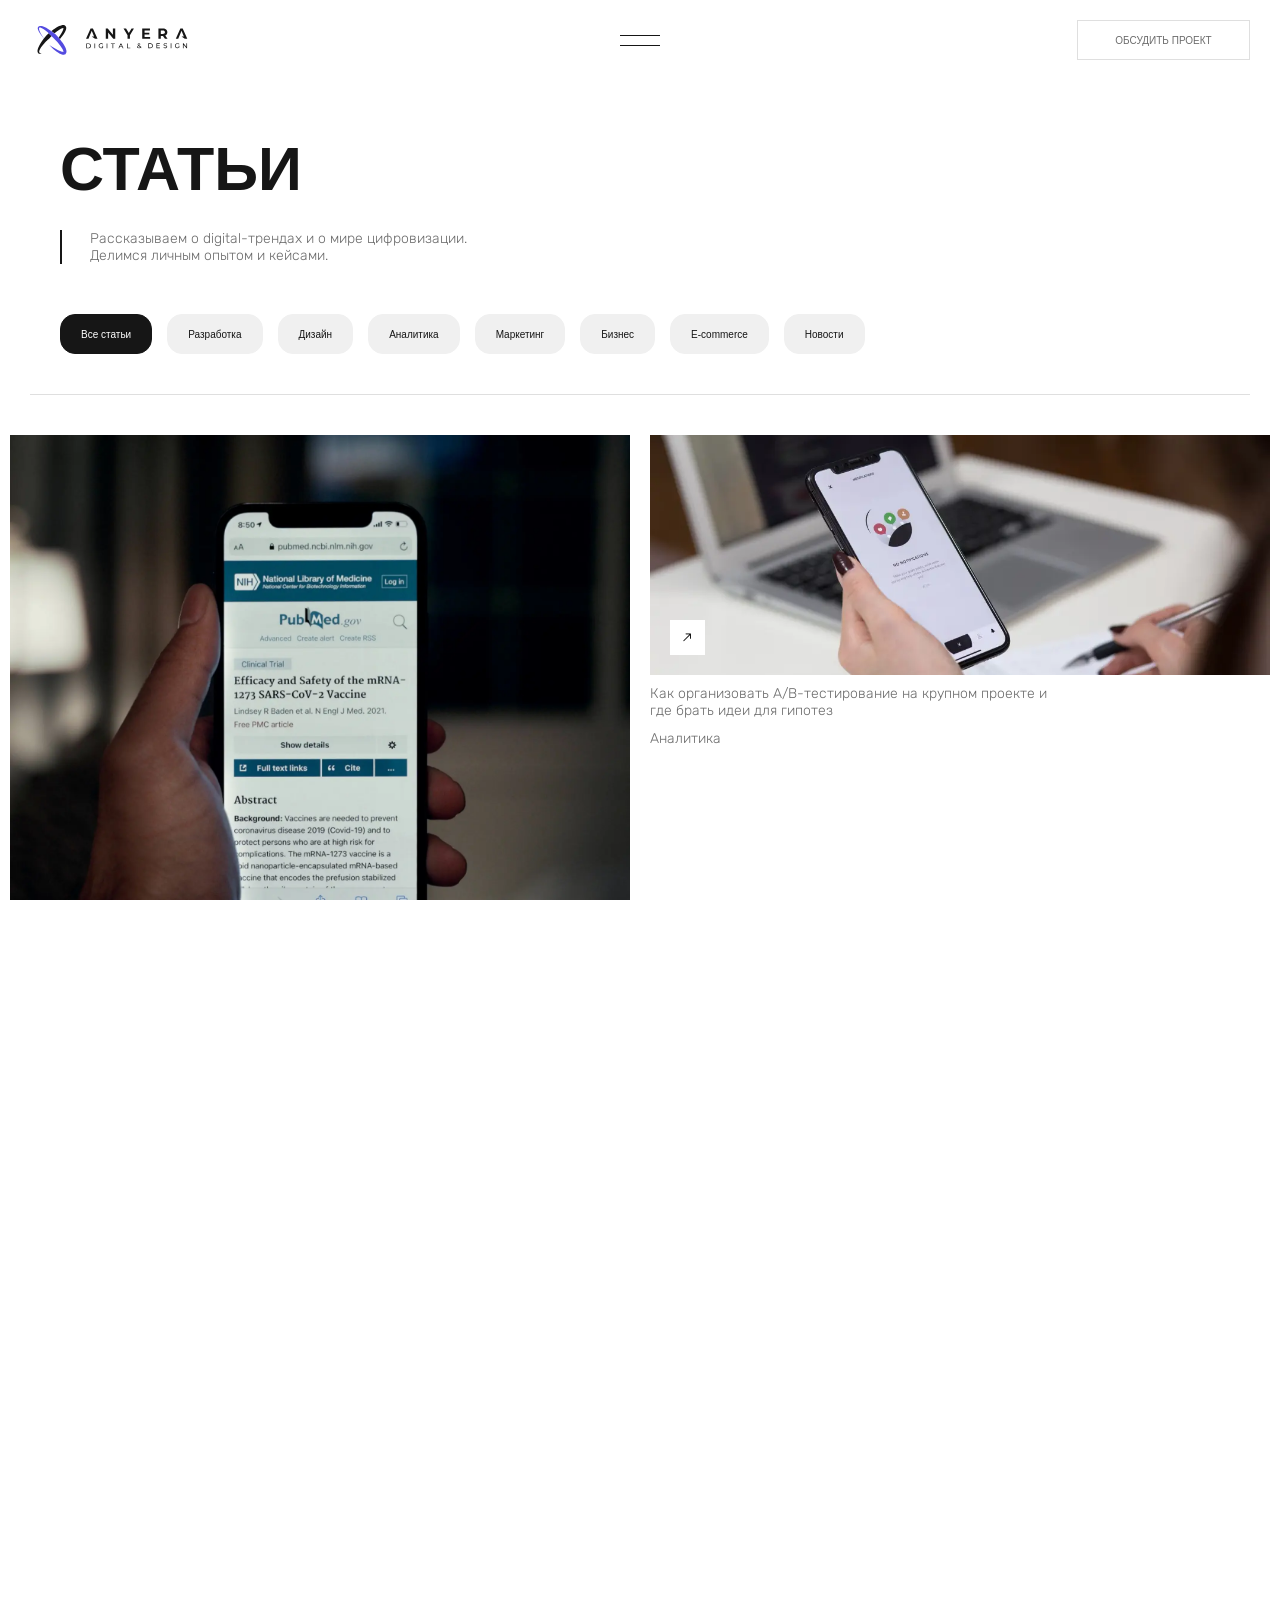
<file: articles.html>
<!DOCTYPE html>
<html lang="en">
<head>
  <meta charset="UTF-8">
  <meta http-equiv="X-UA-Compatible" content="IE=edge">
  <meta name="viewport" content="width=device-width, initial-scale=1.0">
  <title>Anyera</title>
  <link rel="shortcut icon" href="img/favicon.ico" type="image/x-icon">
  <link href="img/apple-touch-icon.png" rel="apple-touch-icon" sizes="72x72">
  <link href="img/apple-touch-icon.png" rel="apple-touch-icon" sizes="76x76">
  <link href="img/apple-touch-icon.png" rel="apple-touch-icon" sizes="144x144">
  <link href="img/apple-touch-icon.png" rel="apple-touch-icon" sizes="152x152">
  <link href="img/apple-touch-icon.png" rel="apple-touch-icon" sizes="180x180">
  <link href="img/apple-touch-icon-192x192.png" rel="apple-touch-icon" sizes="192x192">
  <link href="img/apple-touch-icon.png" rel="apple-touch-icon">
  <meta name="msapplication-TileImage" content="img/apple-touch-icon.png">
  <link href="img/favicon-16x16.png" rel="icon" sizes="16x16" type="image/png">
  <link href="img/favicon-32x32.png" rel="icon" sizes="32x32" type="image/png">
  <link href="img/favicon.ico" rel="shortcut icon">
  <link href="img/site.webmanifest" rel="manifest">
  <link rel="stylesheet" href="css/swiper.min.css">
  <link rel="stylesheet" href="css/fonts.css">
  <link rel="stylesheet" href="css/reset.css">
  <link rel="stylesheet" href="css/style.css">
  <script>window.console = window.console || function(t) {};</script>
</head>
<body>
  <div class="overlay"></div>
  <!-- <div class="preloader">
    <div class="preloader__top"></div>
    <svg class="preloader__image" xmlns="http://www.w3.org/2000/svg" width="31" height="31" viewBox="0 0 31 31" fill="none">
      <path d="M2.32467 23.0762C0.852365 20.7515 0 17.9953 0 15.04C0 6.73365 6.73365 0 15.04 0C15.2501 0 15.4591 0.00430619 15.6671 0.012836L2.32467 23.0762Z" fill="currentColor"/>
      <path d="M18.8191 0.478815L29.5746 18.9199C29.9042 17.6821 30.0798 16.3816 30.0798 15.04C30.0798 8.03889 25.2962 2.15511 18.8191 0.478815Z" fill="currentColor"/>
      <path d="M26.5359 24.7384L23.4677 20.3018L19.5899 20.0344C18.4098 19.953 17.3278 19.3482 16.6402 18.3855L16.0843 17.6073C15.922 17.38 16.0395 17.0606 16.3105 16.9929L21.2899 15.7481L17.1017 7.81303L6.03521 26.986C6.02162 27.0095 6.00783 27.0329 5.9938 27.056C8.51128 28.9544 11.6444 30.0799 15.0403 30.0799C19.6509 30.0799 23.777 28.0052 26.5359 24.7384Z" fill="currentColor"/>
    </svg>
    <div class="preloader__bottom"></div>
  </div> -->
  <div class="cursor">
    <div class="cursor__block">
      <div class="cursor__wrapper">
        <div class="cursor__text cursor__text_slider">
          <p>
            <svg width="80" height="26" viewBox="0 0 80 26" fill="none" xmlns="http://www.w3.org/2000/svg">
              <path d="M0.545556 14.0454C-0.18185 13.5274 -0.181853 12.4726 0.545553 11.9546L16.9788 0.253285C17.8607 -0.374635 19.1034 0.236825 19.1034 1.29864V24.7014C19.1034 25.7632 17.8607 26.3746 16.9788 25.7467L0.545556 14.0454Z" fill="currentColor"/>
              <path d="M79.4544 14.0454C80.1819 13.5274 80.1819 12.4726 79.4544 11.9546L63.0212 0.253285C62.1393 -0.374635 60.8966 0.236825 60.8966 1.29864V24.7014C60.8966 25.7632 62.1393 26.3746 63.0212 25.7467L79.4544 14.0454Z" fill="currentColor"/>
              <path d="M45.9705 13.2336C45.9705 16.4353 43.2974 19.0308 40 19.0308C36.7026 19.0308 34.0295 16.4353 34.0295 13.2336C34.0295 10.0318 36.7026 7.43635 40 7.43635C43.2974 7.43635 45.9705 10.0318 45.9705 13.2336Z" fill="currentColor"/>
            </svg>
          </p>
        </div>
        <div class="cursor__text cursor__text_showreel"><p>ОТКРЫТЬ</p></div>
      </div>
      <div class="cursor__left"></div>
      <div class="cursor__right"></div>
    </div>
  </div>
  <header class="header">
    <div class="header__progress">
      <div class="header__progress_bar"></div>
    </div>
    <div class="container header__container">
      <div class="header__content">
        <a class="header__name" href="index.html">
          <svg width="170" height="34" viewBox="0 0 170 34" fill="none" xmlns="http://www.w3.org/2000/svg">
            <path style="--inc-step: 1;" d="M32.5327 2.84143C32.5054 2.63655 32.459 2.4347 32.394 2.23855C32.2422 1.78279 31.9952 1.36477 31.6697 1.01238C31.3284 0.668391 30.9145 0.405703 30.4586 0.243702C30.2653 0.16637 30.0642 0.110478 29.8588 0.0770211C29.675 0.0361788 29.4878 0.012729 29.2997 0.0069799C28.6734 -0.0210865 28.0462 0.0355733 27.4349 0.175434C26.4162 0.426043 25.4252 0.778606 24.4766 1.22783C22.6587 2.07275 21.0139 3.08436 19.4221 4.1598C18.4664 4.80436 17.5406 5.48172 16.6325 6.1777C16.3611 6.38576 16.0905 6.59529 15.8208 6.8063C16.9285 7.64147 19.0432 9.29587 19.2658 9.48471C19.5013 9.27784 19.7393 9.07274 19.9795 8.86941C20.5625 8.3738 21.1544 7.88795 21.7586 7.41894C23.1516 6.33729 24.6109 5.33721 26.0958 4.53572C26.788 4.14769 27.5182 3.83246 28.275 3.59504C28.5581 3.50582 28.8514 3.45309 29.1477 3.43811C29.1907 3.43584 29.2337 3.43584 29.2767 3.43811H29.3253C29.3306 3.47092 29.335 3.50372 29.3412 3.53564C29.3584 3.84621 29.3328 4.15769 29.2652 4.46125C29.0857 5.25567 28.8219 6.02847 28.4781 6.7664C27.7715 8.33745 26.8537 9.88013 25.8732 11.3927C25.3944 12.1321 24.8909 12.8618 24.3715 13.5808C24.224 13.7891 24.0712 13.9957 23.9192 14.2014C24.4731 14.8442 25.1435 15.6741 25.4783 16.089L25.3511 15.9276C25.5578 15.6971 25.7654 15.4657 25.9695 15.2316C26.6426 14.4674 27.3015 13.6854 27.9375 12.8777C29.1327 11.366 30.1997 9.75655 31.1273 8.06615C31.6223 7.15797 32.0228 6.201 32.3224 5.21042C32.4919 4.61752 32.577 4.00352 32.5751 3.38669C32.5778 3.20401 32.5636 3.02148 32.5327 2.84143ZM12.7776 9.3136C12.6699 9.40846 12.5612 9.50156 12.4526 9.59642C11.8015 10.1594 11.147 10.7197 10.5428 11.3359C9.50751 12.3928 8.59502 13.5631 7.68429 14.7325L7.40428 15.0871L7.29739 15.2263C7.26824 15.2644 7.23909 15.3008 7.20906 15.338C5.93484 16.9717 4.74859 18.6725 3.65537 20.4333C2.65808 22.0664 1.73764 23.7589 0.992102 25.5729C0.600783 26.5038 0.304813 27.4722 0.10876 28.4632C0.00501703 29.012 -0.0246941 29.5724 0.0204263 30.1291C0.0734268 30.7108 0.285428 31.4307 0.84105 31.9538C1.40815 32.4591 2.1113 32.5886 2.6625 32.5744C3.19243 32.5569 3.71727 32.4647 4.2216 32.3004C4.37795 32.2463 4.53342 32.1869 4.68888 32.1329C3.01054 31.8332 2.30386 31.4502 2.02473 30.756C1.9652 30.5981 1.92371 30.4339 1.90106 30.2666C1.90106 30.2621 1.90106 30.2568 1.90106 30.2506C1.90106 30.1868 1.90106 30.1167 1.90106 30.0414C1.93922 29.6743 2.02046 29.313 2.1431 28.965C2.4319 28.1705 2.80193 27.4081 3.24727 26.69C3.91161 25.5918 4.64756 24.5389 5.45032 23.5382C5.75066 23.1498 6.05453 22.7686 6.37077 22.3909C6.86014 21.8102 7.36276 21.2383 7.87245 20.6762C8.103 20.4236 8.33797 20.17 8.57382 19.9182C8.56807 19.9113 8.56081 19.9059 8.55262 19.9022C8.55262 19.9022 10.2548 18.0971 11.6682 16.7734C11.6743 16.7734 11.6743 16.7734 11.6796 16.7681C12.3642 16.1111 14.948 13.5684 15.857 12.6703L16.0063 12.5213C15.3711 11.8785 13.6115 10.0965 12.7776 9.31271V9.3136ZM12.5603 9.11145L12.737 9.27725C12.6716 9.21253 12.6125 9.15756 12.5603 9.11057V9.11145Z" fill="currentColor"/>
            <path style="--inc-step: 2;" d="M32.6648 28.5477C32.4184 27.5223 32.0667 26.5251 31.6152 25.5722C30.7704 23.7478 29.7589 22.0911 28.6898 20.492C27.7856 19.1519 26.8282 17.8606 25.8318 16.6012L25.7015 16.438L25.6226 16.3387C25.2866 15.9236 24.6137 15.097 24.0579 14.4505C23.2255 13.4749 22.3798 12.5179 21.5093 11.5813C20.8155 10.9528 20.1081 10.3358 19.387 9.73038C19.1628 9.54147 17.0405 7.88652 15.9298 7.05106C14.7773 6.2227 13.6187 5.41473 12.4095 4.67506C10.7747 3.641 9.05666 2.74481 7.27327 1.99574C6.34221 1.60451 5.37438 1.30739 4.38422 1.10884C3.8363 1.00525 3.277 0.975417 2.72118 1.02015C2.1361 1.07336 1.41628 1.28622 0.899458 1.84408C0.382639 2.40194 0.258532 3.11855 0.26917 3.67907C0.29105 4.20871 0.383469 4.73306 0.54398 5.23824C0.857036 6.15428 1.25968 7.03718 1.74605 7.8741C2.66533 9.53083 3.77343 11.0386 4.91256 12.5019C5.70331 13.5183 6.53039 14.5028 7.36989 15.4748L7.47716 15.3356C6.69882 14.3352 5.95063 13.3143 5.25209 12.2598C4.23585 10.7336 3.35064 9.12406 2.60594 7.44839C2.25271 6.63635 1.98905 5.78819 1.81963 4.91895C1.74449 4.53106 1.72657 4.13425 1.76644 3.74115C1.80988 3.38107 1.9393 3.13806 2.0838 3.03607C2.2283 2.93408 2.46587 2.89062 2.79919 2.91279C3.16627 2.94725 3.52772 3.02679 3.87538 3.14959C4.67038 3.44295 5.43441 3.8143 6.1563 4.25822C7.65091 5.15664 9.07548 6.24842 10.4469 7.39518C11.2004 8.03108 11.9344 8.68827 12.6551 9.35611C12.7074 9.40311 12.7668 9.4581 12.8324 9.52196L12.8714 9.55832C13.7056 10.3423 15.4741 12.1241 16.1115 12.768C16.1567 12.8159 16.2196 12.8798 16.295 12.9587C16.3269 12.9924 16.3446 13.0092 16.3446 13.0092C17.474 14.1746 21.1946 17.9661 21.1946 17.9661C21.7806 18.5107 22.7025 19.575 22.7247 19.6149V19.6211C23.6608 20.6694 24.5685 21.7354 25.4249 22.8379C26.5064 24.2427 27.5117 25.7061 28.3121 27.1978C28.6956 27.8959 29.0112 28.6292 29.2545 29.3876C29.3372 29.6736 29.3892 29.9677 29.4096 30.2647C29.4145 30.3082 29.4127 30.3522 29.4043 30.3951V30.4474C29.3777 30.4528 29.3458 30.4528 29.3156 30.459C29.0054 30.4791 28.6939 30.4555 28.3902 30.3889C28.1863 30.3454 27.9806 30.2913 27.7696 30.2275C27.7371 30.224 27.7049 30.2186 27.673 30.2115C24.7476 29.5127 17.5981 25.1101 13.4574 22.6028C16.1035 25.589 19.6796 28.828 21.7673 30.3774C22.7335 31.0577 23.7374 31.6828 24.7742 32.2496C25.682 32.7518 26.6414 33.1541 27.6358 33.4496C28.2265 33.6218 28.8386 33.7093 29.4539 33.7095C29.6378 33.7072 29.8213 33.6909 30.0027 33.6607C30.208 33.6381 30.4098 33.5907 30.6037 33.5197C31.0643 33.3748 31.4857 33.1267 31.8359 32.7942C32.1783 32.452 32.4408 32.0383 32.6045 31.5827C32.6776 31.3856 32.7337 31.1827 32.772 30.976C32.8082 30.7912 32.8295 30.6038 32.8359 30.4155C32.8667 29.788 32.8092 29.1592 32.6648 28.5477Z" fill="currentColor"/>
            <path style="--inc-step: 3;" d="M60.1681 4L55 15.6628H57.7497L61.4762 6.65093L64.1284 13.0912H61.5012L65.1869 15.6628H68.0034L62.8185 4H60.1681Z" fill="currentColor"/>
            <path style="--inc-step: 4;" d="M85.4384 11.0757L79.6253 4H77.3867V15.6628H80.0594V8.58431L85.8894 15.6628H88.1111V4H85.4384V11.0757Z" fill="currentColor"/>
            <path style="--inc-step: 5;" d="M106.632 4L103.497 9.17776L100.374 4H97.4961L102.031 11.5058V15.6628H104.741V11.5338L109.293 4H106.632Z" fill="currentColor"/>
            <path style="--inc-step: 6;" d="M121.344 10.7976H126.729V8.69908H121.344V6.16665H127.442V4H118.676V15.6628H127.657V13.4971H121.344V10.7976Z" fill="currentColor"/>
            <path style="--inc-step: 7;" d="M144.784 11.913C145.496 11.6156 146.105 11.1141 146.532 10.4715C146.943 9.84446 147.148 9.09804 147.149 8.23219C147.149 7.35453 146.943 6.59909 146.532 5.96588C146.105 5.31888 145.497 4.81202 144.784 4.5085C144.03 4.17012 143.131 4.00062 142.087 4H137.042V15.6628H139.74V12.4103H142.087H142.212L144.45 15.6609H147.364L144.76 11.9223L144.784 11.913ZM143.802 6.73189C144.213 7.08706 144.418 7.58686 144.418 8.23126C144.418 8.86385 144.213 9.36147 143.802 9.7241C143.392 10.0867 142.77 10.2671 141.937 10.2653H139.74V6.19634H141.937C142.77 6.19634 143.392 6.37424 143.802 6.73003V6.73189Z" fill="currentColor"/>
            <path style="--inc-step: 8;" d="M164.567 4H161.916L156.748 15.6628H159.499L163.224 6.65093L165.876 13.0912H163.25L166.936 15.6628H169.751L164.567 4Z" fill="currentColor"/>
            <path style="--inc-step: 9;" d="M55.2676 26.3851V20.9304H57.5666C58.0997 20.9197 58.6275 21.0374 59.1056 21.2735C59.5344 21.489 59.8936 21.8213 60.1418 22.232C60.3845 22.6683 60.5118 23.1592 60.5118 23.6584C60.5118 24.1576 60.3845 24.6485 60.1418 25.0847C59.8938 25.4946 59.5345 25.8256 59.1056 26.0392C58.6278 26.276 58.0998 26.3937 57.5666 26.3824L55.2676 26.3851ZM56.0464 25.7081H57.521C57.9271 25.7184 58.3296 25.6301 58.694 25.4507C59.0137 25.289 59.2799 25.0386 59.4608 24.7295C59.64 24.4004 59.7339 24.0317 59.7339 23.657C59.7339 23.2824 59.64 22.9137 59.4608 22.5846C59.2787 22.2774 59.0127 22.0286 58.694 21.8674C58.3287 21.6896 57.9258 21.6031 57.5197 21.6154H56.0451L56.0464 25.7081Z" fill="currentColor"/>
            <path style="--inc-step: 9;" d="M64.5342 26.3844V20.9297H65.313V26.3844H64.5342Z" fill="currentColor"/>
            <path style="--inc-step: 10;" d="M72.2413 26.3816C71.8448 26.3855 71.4511 26.3155 71.0803 26.1752C70.7394 26.0452 70.4284 25.8476 70.166 25.5941C69.9036 25.3407 69.6952 25.0367 69.5534 24.7006C69.2621 23.9865 69.2621 23.1867 69.5534 22.4726C69.6956 22.1395 69.9035 21.8386 70.1647 21.5878C70.431 21.3339 70.7449 21.1353 71.0884 21.0033C71.8484 20.7255 72.6823 20.7255 73.4424 21.0033C73.7924 21.1378 74.105 21.3543 74.354 21.6347L73.87 22.1173C73.6627 21.9097 73.4149 21.7468 73.1421 21.6388C72.8695 21.535 72.5799 21.4832 72.2882 21.4859C71.9913 21.4834 71.6967 21.5366 71.4195 21.6428C71.1627 21.7429 70.9284 21.8933 70.7305 22.0852C70.5341 22.2741 70.3801 22.5026 70.2787 22.7554C70.066 23.291 70.066 23.8875 70.2787 24.4231C70.3812 24.6754 70.5351 24.9036 70.7305 25.0934C70.9283 25.2847 71.1626 25.4343 71.4195 25.5331C71.6953 25.6391 71.9887 25.6918 72.2842 25.6886C72.5689 25.6905 72.852 25.6452 73.122 25.5545C73.3998 25.4577 73.6535 25.3022 73.866 25.0987L74.3111 25.6899C74.0328 25.9234 73.7112 26.0997 73.3646 26.2087C73.0016 26.3251 72.6225 26.3835 72.2413 26.3816ZM73.559 25.5867V23.5598H74.307V25.6859L73.559 25.5867Z" fill="currentColor"/>
            <path style="--inc-step: 10;" d="M78.375 26.3844V20.9297H79.1498V26.3844H78.375Z" fill="currentColor"/>
            <path style="--inc-step: 11;" d="M85.0419 26.3777V21.608H83.1719V20.9297H87.6842V21.608H85.8074V26.3844L85.0419 26.3777Z" fill="currentColor"/>
            <path style="--inc-step: 11;" d="M91.7061 26.3844L94.1767 20.9297H94.9475L97.4262 26.3844H96.6085L94.4019 21.3667H94.7143L92.5104 26.3844H91.7061ZM92.7584 25.021L92.9689 24.3977H96.0387L96.2653 25.021H92.7584Z" fill="currentColor"/>
            <path style="--inc-step: 12;" d="M101.448 26.3844V20.9297H102.228V25.7074H105.178V26.3844H101.448Z" fill="currentColor"/>
            <path style="--inc-step: 12;" d="M114.821 26.3587C114.485 26.3647 114.152 26.3036 113.84 26.1791C113.574 26.0747 113.34 25.9028 113.162 25.6804C112.996 25.4696 112.908 25.2084 112.912 24.9404C112.91 24.7068 112.966 24.4764 113.076 24.2702C113.208 24.0409 113.386 23.8407 113.597 23.6817C113.891 23.4571 114.205 23.2601 114.536 23.0932C114.792 22.9626 115.04 22.8171 115.28 22.6575C115.428 22.5632 115.557 22.4428 115.662 22.3022C115.735 22.1959 115.775 22.0696 115.774 21.9403C115.777 21.8589 115.761 21.778 115.729 21.7032C115.697 21.6285 115.649 21.5616 115.588 21.5073C115.436 21.3871 115.245 21.3274 115.052 21.3397C114.845 21.3276 114.641 21.3931 114.479 21.5234C114.412 21.5832 114.358 21.6572 114.322 21.7402C114.287 21.8232 114.27 21.913 114.273 22.0033C114.273 22.1003 114.29 22.1965 114.324 22.2875C114.369 22.398 114.433 22.5004 114.512 22.5904C114.635 22.7389 114.766 22.8807 114.904 23.0154L117.788 25.8828L117.368 26.3815L114.306 23.3345C114.151 23.184 114.007 23.0213 113.877 22.8478C113.781 22.721 113.705 22.5805 113.651 22.4309C113.605 22.2982 113.581 22.1586 113.581 22.018C113.576 21.7903 113.64 21.5664 113.765 21.3759C113.891 21.1863 114.069 21.0373 114.278 20.9469C114.523 20.8409 114.787 20.7892 115.053 20.7954C115.299 20.7894 115.543 20.8351 115.77 20.9295C115.967 21.0104 116.134 21.1499 116.248 21.3291C116.363 21.5083 116.419 21.7185 116.41 21.9309C116.411 22.1333 116.359 22.3323 116.257 22.5073C116.132 22.7106 115.966 22.8859 115.77 23.0221C115.485 23.2258 115.182 23.4052 114.867 23.5583C114.61 23.6857 114.365 23.8355 114.135 24.0061C113.983 24.1164 113.855 24.2553 113.757 24.4149C113.681 24.551 113.642 24.7043 113.643 24.86C113.641 25.0249 113.695 25.1856 113.796 25.3158C113.907 25.4561 114.056 25.5625 114.225 25.6228C114.43 25.7 114.648 25.7373 114.867 25.7327C115.194 25.7371 115.516 25.6592 115.805 25.5061C116.096 25.3464 116.339 25.1123 116.51 24.8278C116.717 24.4831 116.858 24.1031 116.927 23.7071L117.528 23.9015C117.443 24.3778 117.26 24.8314 116.992 25.234C116.752 25.5848 116.43 25.8712 116.053 26.0678C115.672 26.2624 115.249 26.3622 114.821 26.3587Z" fill="currentColor"/>
            <path style="--inc-step: 13;" d="M125.514 26.2503V20.7956H127.813C128.346 20.7849 128.874 20.9026 129.352 21.1388C129.782 21.3534 130.144 21.6858 130.393 22.0973C130.636 22.5335 130.763 23.0244 130.763 23.5236C130.763 24.0228 130.636 24.5137 130.393 24.95C130.146 25.3609 129.786 25.6928 129.357 25.9071C128.879 26.1439 128.351 26.2616 127.818 26.2503H125.514ZM126.293 25.5733H127.767C128.173 25.5837 128.576 25.4953 128.94 25.3159C129.26 25.1543 129.526 24.9039 129.707 24.5947C129.886 24.2656 129.98 23.8969 129.98 23.5223C129.98 23.1476 129.886 22.7789 129.707 22.4498C129.525 22.1427 129.259 21.8939 128.94 21.7326C128.575 21.5549 128.172 21.4684 127.766 21.4806H126.291L126.293 25.5733Z" fill="currentColor"/>
            <path style="--inc-step: 13;" d="M135.563 25.5726H138.743V26.2496H134.784V20.7949H138.634V21.4799H135.563V25.5726ZM135.493 23.1489H138.298V23.8112H135.493V23.1489Z" fill="currentColor"/>
            <path style="--inc-step: 14;" d="M144.854 26.2432C144.449 26.2448 144.047 26.18 143.662 26.0515C143.332 25.9517 143.026 25.7831 142.766 25.5569L143.054 24.9496C143.289 25.1474 143.558 25.3005 143.849 25.4014C144.17 25.5209 144.511 25.5817 144.854 25.581C145.116 25.5896 145.376 25.5524 145.625 25.4711C145.797 25.417 145.949 25.3129 146.062 25.1721C146.153 25.0463 146.2 24.8942 146.196 24.7391C146.2 24.6552 146.185 24.5714 146.154 24.4935C146.122 24.4156 146.075 24.3453 146.014 24.2874C145.876 24.1637 145.714 24.0693 145.538 24.0099C145.328 23.936 145.113 23.8751 144.896 23.8276C144.661 23.7753 144.427 23.7149 144.191 23.6439C143.966 23.5788 143.748 23.4888 143.543 23.3758C143.352 23.2697 143.191 23.1182 143.073 22.9347C142.945 22.72 142.882 22.4726 142.893 22.2229C142.891 21.9482 142.968 21.6786 143.116 21.4467C143.283 21.1939 143.521 20.9962 143.801 20.8783C144.174 20.7228 144.577 20.6496 144.982 20.6639C145.298 20.6644 145.614 20.7063 145.92 20.7885C146.209 20.8613 146.483 20.9823 146.731 21.1465L146.474 21.7698C146.247 21.618 145.997 21.5035 145.734 21.4307C145.487 21.3628 145.233 21.3277 144.978 21.3261C144.72 21.318 144.464 21.3575 144.221 21.4427C144.05 21.502 143.899 21.6107 143.788 21.7551C143.699 21.8825 143.652 22.035 143.654 22.1907C143.65 22.276 143.664 22.3611 143.696 22.4404C143.727 22.5197 143.775 22.5914 143.837 22.6506C143.975 22.772 144.137 22.8633 144.313 22.9187C144.523 22.9907 144.738 23.0516 144.955 23.101C145.189 23.1559 145.424 23.2163 145.66 23.2846C145.885 23.3485 146.103 23.4385 146.307 23.5527C146.497 23.6581 146.659 23.8081 146.778 23.9898C146.905 24.2008 146.968 24.4446 146.958 24.6909C146.958 24.9633 146.88 25.2302 146.732 25.459C146.56 25.7125 146.317 25.9101 146.034 26.0274C145.66 26.1818 145.258 26.2553 144.854 26.2432Z" fill="currentColor"/>
            <path style="--inc-step: 14;" d="M150.979 26.2496V20.7949H151.759V26.2496H150.979Z" fill="currentColor"/>
            <path style="--inc-step: 15;" d="M158.688 26.2471C158.291 26.2511 157.897 26.1811 157.527 26.0407C157.186 25.9107 156.875 25.7131 156.612 25.4596C156.35 25.2062 156.141 24.9022 156 24.566C155.708 23.8519 155.708 23.0521 156 22.338C156.141 22.0047 156.349 21.7037 156.611 21.4533C156.877 21.1988 157.191 21.0001 157.535 20.8688C157.907 20.7274 158.304 20.6574 158.702 20.6624C159.107 20.6573 159.509 20.7288 159.887 20.8728C160.237 21.0073 160.55 21.2238 160.799 21.5042L160.316 21.9868C160.109 21.7788 159.86 21.6159 159.587 21.5082C159.032 21.3018 158.421 21.3018 157.866 21.5082C157.608 21.6059 157.372 21.754 157.171 21.9439C156.975 22.1332 156.822 22.3616 156.72 22.6142C156.507 23.1497 156.507 23.7463 156.72 24.2818C156.823 24.5339 156.976 24.762 157.171 24.9521C157.37 25.1435 157.604 25.2931 157.862 25.3918C158.137 25.4981 158.431 25.5509 158.726 25.5473C159.011 25.5492 159.294 25.5039 159.564 25.4133C159.842 25.3158 160.095 25.1605 160.308 24.9575L160.752 25.5487C160.474 25.7824 160.152 25.9588 159.806 26.0675C159.445 26.1858 159.067 26.2464 158.688 26.2471ZM160.004 25.4521V23.4252H160.752V25.5513L160.004 25.4521Z" fill="currentColor"/>
            <path style="--inc-step: 15;" d="M164.82 26.2496V20.7949H165.46L169.067 25.2764H168.732V20.7949H169.511V26.2496H168.878L165.259 21.7695H165.594V26.2496H164.82Z" fill="currentColor"/>
          </svg>
        </a>
        <button class="header__burger" aria-label="Открыть меню">
          <span></span>
          <span></span>
          <span></span>
          <span></span>
        </button>
        <div class="header__right">
          <div class="header__links">
            <a class="header__link text text__middle" href="team.html"><span class="text__rotate">Команда</span></a>
            <a class="header__link text text__middle" href="projects.html"><span class="text__rotate">Проекты</span></a>
          </div>
          <div class="header__buttons">
            <button class="btn button__project">
              <span class="button__text">ОБСУДИТЬ ПРОЕКТ</span>
              <span class="button__hover"></span>
            </button>
            <a href="briefing.html" class="btn button__briefing">
              <span class="button__text">БРИФИНГ</span>
              <span class="button__hover"></span>
            </a>
            <!-- <a href="briefing.html" class="btn button__feedback">
              <span class="button__text">КАЛЬКУЛЯТОР</span>
              <span class="button__hover"></span>
            </a> -->
            <div class="header__consultation_burger_flex">
              <button class="header__consultation_burger" aria-label="Закрыть меню">
                <svg width="23" height="22" viewBox="0 0 23 22" fill="none" xmlns="http://www.w3.org/2000/svg">
                  <path d="M1 21.3241L21.3241 1M1.42335 1L21.7475 21.3241" stroke="currentColor"/>
                </svg>
              </button>
            </div>
          </div>
        </div>
      </div>
    </div>
  </header>
  <main class="main" data-scroll-container>
    <section class="top" data-scroll-section id="top"></section>
    <section class="articles_page" data-scroll-section>
      <div class="container articles_page__container">
        <div class="articles_page__block">
          <h1 class="articles_page__head">СТАТЬИ</h1>
          <p class="articles_page__desc">Рассказываем о digital-трендах и о мире цифровизации. Делимся личным опытом и кейсами.</p>
          <div class="articles_page__checks">
            <label class="btn checkbox articles_page__check active"><span class="button__text">Все статьи</span><span class="button__hover"></span><input class="checkbox__input articles_page__check_input" name="type" type="radio" checked=""></label>
            <label class="btn checkbox articles_page__check"><span class="button__text">Разработка</span><span class="button__hover"></span><input class="checkbox__input articles_page__check_input" name="type" type="radio"></label>
            <label class="btn checkbox articles_page__check"><span class="button__text">Дизайн</span><span class="button__hover"></span><input class="checkbox__input articles_page__check_input" name="type" type="radio"></label>
            <label class="btn checkbox articles_page__check"><span class="button__text">Аналитика</span><span class="button__hover"></span><input class="checkbox__input articles_page__check_input" name="type" type="radio"></label>
            <label class="btn checkbox articles_page__check"><span class="button__text">Маркетинг</span><span class="button__hover"></span><input class="checkbox__input articles_page__check_input" name="type" type="radio"></label>
            <label class="btn checkbox articles_page__check"><span class="button__text">Бизнес</span><span class="button__hover"></span><input class="checkbox__input articles_page__check_input" name="type" type="radio"></label>
            <label class="btn checkbox articles_page__check"><span class="button__text">E-commerce</span><span class="button__hover"></span><input class="checkbox__input articles_page__check_input" name="type" type="radio"></label>
            <label class="btn checkbox articles_page__check"><span class="button__text">Новости</span><span class="button__hover"></span><input class="checkbox__input articles_page__check_input" name="type" type="radio"></label>
          </div>
        </div>
        <div class="articles_page__divider"></div>
      </div>
      <div class="container articles_page__list_container">
        <ul class="articles_page__list">
          <li class="articles_page__item">
            <a href="article.html" class="articles_page__link">
              <div class="articles_page__image">
                <img src="img/articles/article_1.webp" alt="">
                <div class="btn__arrow articles_page__arrow">
                  <div class="btn__side btn__side_hover">
                    <svg width="9" height="9" viewBox="0 0 9 9" fill="none" xmlns="http://www.w3.org/2000/svg">
                      <path d="M0.928932 0.928993C0.65279 0.928993 0.428932 1.15285 0.428932 1.42899L0.428932 5.92899C0.428932 6.20514 0.65279 6.42899 0.928932 6.42899C1.20507 6.42899 1.42893 6.20514 1.42893 5.92899L1.42893 1.92899L5.42893 1.92899C5.70507 1.92899 5.92893 1.70514 5.92893 1.42899C5.92893 1.15285 5.70507 0.928993 5.42893 0.928993L0.928932 0.928993ZM8.35355 8.14651L1.28249 1.07544L0.575379 1.78255L7.64645 8.85361L8.35355 8.14651Z" fill="currentColor"></path>
                    </svg>
                  </div>
                  <div class="btn__side btn__side_default">
                    <svg width="9" height="9" viewBox="0 0 9 9" fill="none" xmlns="http://www.w3.org/2000/svg">
                      <path d="M0.928932 0.928993C0.65279 0.928993 0.428932 1.15285 0.428932 1.42899L0.428932 5.92899C0.428932 6.20514 0.65279 6.42899 0.928932 6.42899C1.20507 6.42899 1.42893 6.20514 1.42893 5.92899L1.42893 1.92899L5.42893 1.92899C5.70507 1.92899 5.92893 1.70514 5.92893 1.42899C5.92893 1.15285 5.70507 0.928993 5.42893 0.928993L0.928932 0.928993ZM8.35355 8.14651L1.28249 1.07544L0.575379 1.78255L7.64645 8.85361L8.35355 8.14651Z" fill="currentColor"></path>
                    </svg>
                  </div>
                </div>
              </div>
              <div class="articles_page__info">
                <p class="articles_page__heading">Как организовать A/B-тестирование на крупном проекте и где брать идеи для гипотез</p>
                <p class="articles_page__description">Аналитика</p>
              </div>
            </a>
          </li>
          <li class="articles_page__item">
            <a href="article.html" class="articles_page__link">
              <div class="articles_page__image">
                <img src="img/articles/article_2.webp" alt="">
                <div class="btn__arrow articles_page__arrow">
                  <div class="btn__side btn__side_hover">
                    <svg width="9" height="9" viewBox="0 0 9 9" fill="none" xmlns="http://www.w3.org/2000/svg">
                      <path d="M0.928932 0.928993C0.65279 0.928993 0.428932 1.15285 0.428932 1.42899L0.428932 5.92899C0.428932 6.20514 0.65279 6.42899 0.928932 6.42899C1.20507 6.42899 1.42893 6.20514 1.42893 5.92899L1.42893 1.92899L5.42893 1.92899C5.70507 1.92899 5.92893 1.70514 5.92893 1.42899C5.92893 1.15285 5.70507 0.928993 5.42893 0.928993L0.928932 0.928993ZM8.35355 8.14651L1.28249 1.07544L0.575379 1.78255L7.64645 8.85361L8.35355 8.14651Z" fill="currentColor"></path>
                    </svg>
                  </div>
                  <div class="btn__side btn__side_default">
                    <svg width="9" height="9" viewBox="0 0 9 9" fill="none" xmlns="http://www.w3.org/2000/svg">
                      <path d="M0.928932 0.928993C0.65279 0.928993 0.428932 1.15285 0.428932 1.42899L0.428932 5.92899C0.428932 6.20514 0.65279 6.42899 0.928932 6.42899C1.20507 6.42899 1.42893 6.20514 1.42893 5.92899L1.42893 1.92899L5.42893 1.92899C5.70507 1.92899 5.92893 1.70514 5.92893 1.42899C5.92893 1.15285 5.70507 0.928993 5.42893 0.928993L0.928932 0.928993ZM8.35355 8.14651L1.28249 1.07544L0.575379 1.78255L7.64645 8.85361L8.35355 8.14651Z" fill="currentColor"></path>
                    </svg>
                  </div>
                </div>
              </div>
              <div class="articles_page__info">
                <p class="articles_page__heading">Как организовать A/B-тестирование на крупном проекте и где брать идеи для гипотез</p>
                <p class="articles_page__description">Аналитика</p>
              </div>
            </a>
          </li>
          <li class="articles_page__item">
            <a href="article.html" class="articles_page__link">
              <div class="articles_page__image">
                <img src="img/articles/article_3.webp" alt="">
                <div class="btn__arrow articles_page__arrow">
                  <div class="btn__side btn__side_hover">
                    <svg width="9" height="9" viewBox="0 0 9 9" fill="none" xmlns="http://www.w3.org/2000/svg">
                      <path d="M0.928932 0.928993C0.65279 0.928993 0.428932 1.15285 0.428932 1.42899L0.428932 5.92899C0.428932 6.20514 0.65279 6.42899 0.928932 6.42899C1.20507 6.42899 1.42893 6.20514 1.42893 5.92899L1.42893 1.92899L5.42893 1.92899C5.70507 1.92899 5.92893 1.70514 5.92893 1.42899C5.92893 1.15285 5.70507 0.928993 5.42893 0.928993L0.928932 0.928993ZM8.35355 8.14651L1.28249 1.07544L0.575379 1.78255L7.64645 8.85361L8.35355 8.14651Z" fill="currentColor"></path>
                    </svg>
                  </div>
                  <div class="btn__side btn__side_default">
                    <svg width="9" height="9" viewBox="0 0 9 9" fill="none" xmlns="http://www.w3.org/2000/svg">
                      <path d="M0.928932 0.928993C0.65279 0.928993 0.428932 1.15285 0.428932 1.42899L0.428932 5.92899C0.428932 6.20514 0.65279 6.42899 0.928932 6.42899C1.20507 6.42899 1.42893 6.20514 1.42893 5.92899L1.42893 1.92899L5.42893 1.92899C5.70507 1.92899 5.92893 1.70514 5.92893 1.42899C5.92893 1.15285 5.70507 0.928993 5.42893 0.928993L0.928932 0.928993ZM8.35355 8.14651L1.28249 1.07544L0.575379 1.78255L7.64645 8.85361L8.35355 8.14651Z" fill="currentColor"></path>
                    </svg>
                  </div>
                </div>
              </div>
              <div class="articles_page__info">
                <p class="articles_page__heading">Как организовать A/B-тестирование на крупном проекте и где брать идеи для гипотез</p>
                <p class="articles_page__description">Аналитика</p>
              </div>
            </a>
          </li>
          <li class="articles_page__item">
            <a href="article.html" class="articles_page__link">
              <div class="articles_page__image">
                <img src="img/articles/article_4.webp" alt="">
                <div class="btn__arrow articles_page__arrow">
                  <div class="btn__side btn__side_hover">
                    <svg width="9" height="9" viewBox="0 0 9 9" fill="none" xmlns="http://www.w3.org/2000/svg">
                      <path d="M0.928932 0.928993C0.65279 0.928993 0.428932 1.15285 0.428932 1.42899L0.428932 5.92899C0.428932 6.20514 0.65279 6.42899 0.928932 6.42899C1.20507 6.42899 1.42893 6.20514 1.42893 5.92899L1.42893 1.92899L5.42893 1.92899C5.70507 1.92899 5.92893 1.70514 5.92893 1.42899C5.92893 1.15285 5.70507 0.928993 5.42893 0.928993L0.928932 0.928993ZM8.35355 8.14651L1.28249 1.07544L0.575379 1.78255L7.64645 8.85361L8.35355 8.14651Z" fill="currentColor"></path>
                    </svg>
                  </div>
                  <div class="btn__side btn__side_default">
                    <svg width="9" height="9" viewBox="0 0 9 9" fill="none" xmlns="http://www.w3.org/2000/svg">
                      <path d="M0.928932 0.928993C0.65279 0.928993 0.428932 1.15285 0.428932 1.42899L0.428932 5.92899C0.428932 6.20514 0.65279 6.42899 0.928932 6.42899C1.20507 6.42899 1.42893 6.20514 1.42893 5.92899L1.42893 1.92899L5.42893 1.92899C5.70507 1.92899 5.92893 1.70514 5.92893 1.42899C5.92893 1.15285 5.70507 0.928993 5.42893 0.928993L0.928932 0.928993ZM8.35355 8.14651L1.28249 1.07544L0.575379 1.78255L7.64645 8.85361L8.35355 8.14651Z" fill="currentColor"></path>
                    </svg>
                  </div>
                </div>
              </div>
              <div class="articles_page__info">
                <p class="articles_page__heading">Как организовать A/B-тестирование на крупном проекте и где брать идеи для гипотез</p>
                <p class="articles_page__description">Аналитика</p>
              </div>
            </a>
          </li>
          <li class="articles_page__item">
            <a href="article.html" class="articles_page__link">
              <div class="articles_page__image">
                <img src="img/articles/article_5.webp" alt="">
                <div class="btn__arrow articles_page__arrow">
                  <div class="btn__side btn__side_hover">
                    <svg width="9" height="9" viewBox="0 0 9 9" fill="none" xmlns="http://www.w3.org/2000/svg">
                      <path d="M0.928932 0.928993C0.65279 0.928993 0.428932 1.15285 0.428932 1.42899L0.428932 5.92899C0.428932 6.20514 0.65279 6.42899 0.928932 6.42899C1.20507 6.42899 1.42893 6.20514 1.42893 5.92899L1.42893 1.92899L5.42893 1.92899C5.70507 1.92899 5.92893 1.70514 5.92893 1.42899C5.92893 1.15285 5.70507 0.928993 5.42893 0.928993L0.928932 0.928993ZM8.35355 8.14651L1.28249 1.07544L0.575379 1.78255L7.64645 8.85361L8.35355 8.14651Z" fill="currentColor"></path>
                    </svg>
                  </div>
                  <div class="btn__side btn__side_default">
                    <svg width="9" height="9" viewBox="0 0 9 9" fill="none" xmlns="http://www.w3.org/2000/svg">
                      <path d="M0.928932 0.928993C0.65279 0.928993 0.428932 1.15285 0.428932 1.42899L0.428932 5.92899C0.428932 6.20514 0.65279 6.42899 0.928932 6.42899C1.20507 6.42899 1.42893 6.20514 1.42893 5.92899L1.42893 1.92899L5.42893 1.92899C5.70507 1.92899 5.92893 1.70514 5.92893 1.42899C5.92893 1.15285 5.70507 0.928993 5.42893 0.928993L0.928932 0.928993ZM8.35355 8.14651L1.28249 1.07544L0.575379 1.78255L7.64645 8.85361L8.35355 8.14651Z" fill="currentColor"></path>
                    </svg>
                  </div>
                </div>
              </div>
              <div class="articles_page__info">
                <p class="articles_page__heading">Как организовать A/B-тестирование на крупном проекте и где брать идеи для гипотез</p>
                <p class="articles_page__description">Аналитика</p>
              </div>
            </a>
          </li>
          <li class="articles_page__item">
            <a href="article.html" class="articles_page__link">
              <div class="articles_page__image">
                <img src="img/articles/article_1.webp" alt="">
                <div class="btn__arrow articles_page__arrow">
                  <div class="btn__side btn__side_hover">
                    <svg width="9" height="9" viewBox="0 0 9 9" fill="none" xmlns="http://www.w3.org/2000/svg">
                      <path d="M0.928932 0.928993C0.65279 0.928993 0.428932 1.15285 0.428932 1.42899L0.428932 5.92899C0.428932 6.20514 0.65279 6.42899 0.928932 6.42899C1.20507 6.42899 1.42893 6.20514 1.42893 5.92899L1.42893 1.92899L5.42893 1.92899C5.70507 1.92899 5.92893 1.70514 5.92893 1.42899C5.92893 1.15285 5.70507 0.928993 5.42893 0.928993L0.928932 0.928993ZM8.35355 8.14651L1.28249 1.07544L0.575379 1.78255L7.64645 8.85361L8.35355 8.14651Z" fill="currentColor"></path>
                    </svg>
                  </div>
                  <div class="btn__side btn__side_default">
                    <svg width="9" height="9" viewBox="0 0 9 9" fill="none" xmlns="http://www.w3.org/2000/svg">
                      <path d="M0.928932 0.928993C0.65279 0.928993 0.428932 1.15285 0.428932 1.42899L0.428932 5.92899C0.428932 6.20514 0.65279 6.42899 0.928932 6.42899C1.20507 6.42899 1.42893 6.20514 1.42893 5.92899L1.42893 1.92899L5.42893 1.92899C5.70507 1.92899 5.92893 1.70514 5.92893 1.42899C5.92893 1.15285 5.70507 0.928993 5.42893 0.928993L0.928932 0.928993ZM8.35355 8.14651L1.28249 1.07544L0.575379 1.78255L7.64645 8.85361L8.35355 8.14651Z" fill="currentColor"></path>
                    </svg>
                  </div>
                </div>
              </div>
              <div class="articles_page__info">
                <p class="articles_page__heading">Как организовать A/B-тестирование на крупном проекте и где брать идеи для гипотез</p>
                <p class="articles_page__description">Аналитика</p>
              </div>
            </a>
          </li>
          <li class="articles_page__item">
            <a href="article.html" class="articles_page__link">
              <div class="articles_page__image">
                <img src="img/articles/article_2.webp" alt="">
                <div class="btn__arrow articles_page__arrow">
                  <div class="btn__side btn__side_hover">
                    <svg width="9" height="9" viewBox="0 0 9 9" fill="none" xmlns="http://www.w3.org/2000/svg">
                      <path d="M0.928932 0.928993C0.65279 0.928993 0.428932 1.15285 0.428932 1.42899L0.428932 5.92899C0.428932 6.20514 0.65279 6.42899 0.928932 6.42899C1.20507 6.42899 1.42893 6.20514 1.42893 5.92899L1.42893 1.92899L5.42893 1.92899C5.70507 1.92899 5.92893 1.70514 5.92893 1.42899C5.92893 1.15285 5.70507 0.928993 5.42893 0.928993L0.928932 0.928993ZM8.35355 8.14651L1.28249 1.07544L0.575379 1.78255L7.64645 8.85361L8.35355 8.14651Z" fill="currentColor"></path>
                    </svg>
                  </div>
                  <div class="btn__side btn__side_default">
                    <svg width="9" height="9" viewBox="0 0 9 9" fill="none" xmlns="http://www.w3.org/2000/svg">
                      <path d="M0.928932 0.928993C0.65279 0.928993 0.428932 1.15285 0.428932 1.42899L0.428932 5.92899C0.428932 6.20514 0.65279 6.42899 0.928932 6.42899C1.20507 6.42899 1.42893 6.20514 1.42893 5.92899L1.42893 1.92899L5.42893 1.92899C5.70507 1.92899 5.92893 1.70514 5.92893 1.42899C5.92893 1.15285 5.70507 0.928993 5.42893 0.928993L0.928932 0.928993ZM8.35355 8.14651L1.28249 1.07544L0.575379 1.78255L7.64645 8.85361L8.35355 8.14651Z" fill="currentColor"></path>
                    </svg>
                  </div>
                </div>
              </div>
              <div class="articles_page__info">
                <p class="articles_page__heading">Как организовать A/B-тестирование на крупном проекте и где брать идеи для гипотез</p>
                <p class="articles_page__description">Аналитика</p>
              </div>
            </a>
          </li>
          <li class="articles_page__item">
            <a href="article.html" class="articles_page__link">
              <div class="articles_page__image">
                <img src="img/articles/article_3.webp" alt="">
                <div class="btn__arrow articles_page__arrow">
                  <div class="btn__side btn__side_hover">
                    <svg width="9" height="9" viewBox="0 0 9 9" fill="none" xmlns="http://www.w3.org/2000/svg">
                      <path d="M0.928932 0.928993C0.65279 0.928993 0.428932 1.15285 0.428932 1.42899L0.428932 5.92899C0.428932 6.20514 0.65279 6.42899 0.928932 6.42899C1.20507 6.42899 1.42893 6.20514 1.42893 5.92899L1.42893 1.92899L5.42893 1.92899C5.70507 1.92899 5.92893 1.70514 5.92893 1.42899C5.92893 1.15285 5.70507 0.928993 5.42893 0.928993L0.928932 0.928993ZM8.35355 8.14651L1.28249 1.07544L0.575379 1.78255L7.64645 8.85361L8.35355 8.14651Z" fill="currentColor"></path>
                    </svg>
                  </div>
                  <div class="btn__side btn__side_default">
                    <svg width="9" height="9" viewBox="0 0 9 9" fill="none" xmlns="http://www.w3.org/2000/svg">
                      <path d="M0.928932 0.928993C0.65279 0.928993 0.428932 1.15285 0.428932 1.42899L0.428932 5.92899C0.428932 6.20514 0.65279 6.42899 0.928932 6.42899C1.20507 6.42899 1.42893 6.20514 1.42893 5.92899L1.42893 1.92899L5.42893 1.92899C5.70507 1.92899 5.92893 1.70514 5.92893 1.42899C5.92893 1.15285 5.70507 0.928993 5.42893 0.928993L0.928932 0.928993ZM8.35355 8.14651L1.28249 1.07544L0.575379 1.78255L7.64645 8.85361L8.35355 8.14651Z" fill="currentColor"></path>
                    </svg>
                  </div>
                </div>
              </div>
              <div class="articles_page__info">
                <p class="articles_page__heading">Как организовать A/B-тестирование на крупном проекте и где брать идеи для гипотез</p>
                <p class="articles_page__description">Аналитика</p>
              </div>
            </a>
          </li>
          <li class="articles_page__item">
            <a href="article.html" class="articles_page__link">
              <div class="articles_page__image">
                <img src="img/articles/article_4.webp" alt="">
                <div class="btn__arrow articles_page__arrow">
                  <div class="btn__side btn__side_hover">
                    <svg width="9" height="9" viewBox="0 0 9 9" fill="none" xmlns="http://www.w3.org/2000/svg">
                      <path d="M0.928932 0.928993C0.65279 0.928993 0.428932 1.15285 0.428932 1.42899L0.428932 5.92899C0.428932 6.20514 0.65279 6.42899 0.928932 6.42899C1.20507 6.42899 1.42893 6.20514 1.42893 5.92899L1.42893 1.92899L5.42893 1.92899C5.70507 1.92899 5.92893 1.70514 5.92893 1.42899C5.92893 1.15285 5.70507 0.928993 5.42893 0.928993L0.928932 0.928993ZM8.35355 8.14651L1.28249 1.07544L0.575379 1.78255L7.64645 8.85361L8.35355 8.14651Z" fill="currentColor"></path>
                    </svg>
                  </div>
                  <div class="btn__side btn__side_default">
                    <svg width="9" height="9" viewBox="0 0 9 9" fill="none" xmlns="http://www.w3.org/2000/svg">
                      <path d="M0.928932 0.928993C0.65279 0.928993 0.428932 1.15285 0.428932 1.42899L0.428932 5.92899C0.428932 6.20514 0.65279 6.42899 0.928932 6.42899C1.20507 6.42899 1.42893 6.20514 1.42893 5.92899L1.42893 1.92899L5.42893 1.92899C5.70507 1.92899 5.92893 1.70514 5.92893 1.42899C5.92893 1.15285 5.70507 0.928993 5.42893 0.928993L0.928932 0.928993ZM8.35355 8.14651L1.28249 1.07544L0.575379 1.78255L7.64645 8.85361L8.35355 8.14651Z" fill="currentColor"></path>
                    </svg>
                  </div>
                </div>
              </div>
              <div class="articles_page__info">
                <p class="articles_page__heading">Как организовать A/B-тестирование на крупном проекте и где брать идеи для гипотез</p>
                <p class="articles_page__description">Аналитика</p>
              </div>
            </a>
          </li>
          <li class="articles_page__item">
            <a href="article.html" class="articles_page__link">
              <div class="articles_page__image">
                <img src="img/articles/article_5.webp" alt="">
                <div class="btn__arrow articles_page__arrow">
                  <div class="btn__side btn__side_hover">
                    <svg width="9" height="9" viewBox="0 0 9 9" fill="none" xmlns="http://www.w3.org/2000/svg">
                      <path d="M0.928932 0.928993C0.65279 0.928993 0.428932 1.15285 0.428932 1.42899L0.428932 5.92899C0.428932 6.20514 0.65279 6.42899 0.928932 6.42899C1.20507 6.42899 1.42893 6.20514 1.42893 5.92899L1.42893 1.92899L5.42893 1.92899C5.70507 1.92899 5.92893 1.70514 5.92893 1.42899C5.92893 1.15285 5.70507 0.928993 5.42893 0.928993L0.928932 0.928993ZM8.35355 8.14651L1.28249 1.07544L0.575379 1.78255L7.64645 8.85361L8.35355 8.14651Z" fill="currentColor"></path>
                    </svg>
                  </div>
                  <div class="btn__side btn__side_default">
                    <svg width="9" height="9" viewBox="0 0 9 9" fill="none" xmlns="http://www.w3.org/2000/svg">
                      <path d="M0.928932 0.928993C0.65279 0.928993 0.428932 1.15285 0.428932 1.42899L0.428932 5.92899C0.428932 6.20514 0.65279 6.42899 0.928932 6.42899C1.20507 6.42899 1.42893 6.20514 1.42893 5.92899L1.42893 1.92899L5.42893 1.92899C5.70507 1.92899 5.92893 1.70514 5.92893 1.42899C5.92893 1.15285 5.70507 0.928993 5.42893 0.928993L0.928932 0.928993ZM8.35355 8.14651L1.28249 1.07544L0.575379 1.78255L7.64645 8.85361L8.35355 8.14651Z" fill="currentColor"></path>
                    </svg>
                  </div>
                </div>
              </div>
              <div class="articles_page__info">
                <p class="articles_page__heading">Как организовать A/B-тестирование на крупном проекте и где брать идеи для гипотез</p>
                <p class="articles_page__description">Аналитика</p>
              </div>
            </a>
          </li>
          <li class="articles_page__item">
            <a href="article.html" class="articles_page__link">
              <div class="articles_page__image">
                <img src="img/articles/article_1.webp" alt="">
                <div class="btn__arrow articles_page__arrow">
                  <div class="btn__side btn__side_hover">
                    <svg width="9" height="9" viewBox="0 0 9 9" fill="none" xmlns="http://www.w3.org/2000/svg">
                      <path d="M0.928932 0.928993C0.65279 0.928993 0.428932 1.15285 0.428932 1.42899L0.428932 5.92899C0.428932 6.20514 0.65279 6.42899 0.928932 6.42899C1.20507 6.42899 1.42893 6.20514 1.42893 5.92899L1.42893 1.92899L5.42893 1.92899C5.70507 1.92899 5.92893 1.70514 5.92893 1.42899C5.92893 1.15285 5.70507 0.928993 5.42893 0.928993L0.928932 0.928993ZM8.35355 8.14651L1.28249 1.07544L0.575379 1.78255L7.64645 8.85361L8.35355 8.14651Z" fill="currentColor"></path>
                    </svg>
                  </div>
                  <div class="btn__side btn__side_default">
                    <svg width="9" height="9" viewBox="0 0 9 9" fill="none" xmlns="http://www.w3.org/2000/svg">
                      <path d="M0.928932 0.928993C0.65279 0.928993 0.428932 1.15285 0.428932 1.42899L0.428932 5.92899C0.428932 6.20514 0.65279 6.42899 0.928932 6.42899C1.20507 6.42899 1.42893 6.20514 1.42893 5.92899L1.42893 1.92899L5.42893 1.92899C5.70507 1.92899 5.92893 1.70514 5.92893 1.42899C5.92893 1.15285 5.70507 0.928993 5.42893 0.928993L0.928932 0.928993ZM8.35355 8.14651L1.28249 1.07544L0.575379 1.78255L7.64645 8.85361L8.35355 8.14651Z" fill="currentColor"></path>
                    </svg>
                  </div>
                </div>
              </div>
              <div class="articles_page__info">
                <p class="articles_page__heading">Как организовать A/B-тестирование на крупном проекте и где брать идеи для гипотез</p>
                <p class="articles_page__description">Аналитика</p>
              </div>
            </a>
          </li>
          <li class="articles_page__item">
            <a href="article.html" class="articles_page__link">
              <div class="articles_page__image">
                <img src="img/articles/article_2.webp" alt="">
                <div class="btn__arrow articles_page__arrow">
                  <div class="btn__side btn__side_hover">
                    <svg width="9" height="9" viewBox="0 0 9 9" fill="none" xmlns="http://www.w3.org/2000/svg">
                      <path d="M0.928932 0.928993C0.65279 0.928993 0.428932 1.15285 0.428932 1.42899L0.428932 5.92899C0.428932 6.20514 0.65279 6.42899 0.928932 6.42899C1.20507 6.42899 1.42893 6.20514 1.42893 5.92899L1.42893 1.92899L5.42893 1.92899C5.70507 1.92899 5.92893 1.70514 5.92893 1.42899C5.92893 1.15285 5.70507 0.928993 5.42893 0.928993L0.928932 0.928993ZM8.35355 8.14651L1.28249 1.07544L0.575379 1.78255L7.64645 8.85361L8.35355 8.14651Z" fill="currentColor"></path>
                    </svg>
                  </div>
                  <div class="btn__side btn__side_default">
                    <svg width="9" height="9" viewBox="0 0 9 9" fill="none" xmlns="http://www.w3.org/2000/svg">
                      <path d="M0.928932 0.928993C0.65279 0.928993 0.428932 1.15285 0.428932 1.42899L0.428932 5.92899C0.428932 6.20514 0.65279 6.42899 0.928932 6.42899C1.20507 6.42899 1.42893 6.20514 1.42893 5.92899L1.42893 1.92899L5.42893 1.92899C5.70507 1.92899 5.92893 1.70514 5.92893 1.42899C5.92893 1.15285 5.70507 0.928993 5.42893 0.928993L0.928932 0.928993ZM8.35355 8.14651L1.28249 1.07544L0.575379 1.78255L7.64645 8.85361L8.35355 8.14651Z" fill="currentColor"></path>
                    </svg>
                  </div>
                </div>
              </div>
              <div class="articles_page__info">
                <p class="articles_page__heading">Как организовать A/B-тестирование на крупном проекте и где брать идеи для гипотез</p>
                <p class="articles_page__description">Аналитика</p>
              </div>
            </a>
          </li>
          <li class="articles_page__item">
            <a href="article.html" class="articles_page__link">
              <div class="articles_page__image">
                <img src="img/articles/article_3.webp" alt="">
                <div class="btn__arrow articles_page__arrow">
                  <div class="btn__side btn__side_hover">
                    <svg width="9" height="9" viewBox="0 0 9 9" fill="none" xmlns="http://www.w3.org/2000/svg">
                      <path d="M0.928932 0.928993C0.65279 0.928993 0.428932 1.15285 0.428932 1.42899L0.428932 5.92899C0.428932 6.20514 0.65279 6.42899 0.928932 6.42899C1.20507 6.42899 1.42893 6.20514 1.42893 5.92899L1.42893 1.92899L5.42893 1.92899C5.70507 1.92899 5.92893 1.70514 5.92893 1.42899C5.92893 1.15285 5.70507 0.928993 5.42893 0.928993L0.928932 0.928993ZM8.35355 8.14651L1.28249 1.07544L0.575379 1.78255L7.64645 8.85361L8.35355 8.14651Z" fill="currentColor"></path>
                    </svg>
                  </div>
                  <div class="btn__side btn__side_default">
                    <svg width="9" height="9" viewBox="0 0 9 9" fill="none" xmlns="http://www.w3.org/2000/svg">
                      <path d="M0.928932 0.928993C0.65279 0.928993 0.428932 1.15285 0.428932 1.42899L0.428932 5.92899C0.428932 6.20514 0.65279 6.42899 0.928932 6.42899C1.20507 6.42899 1.42893 6.20514 1.42893 5.92899L1.42893 1.92899L5.42893 1.92899C5.70507 1.92899 5.92893 1.70514 5.92893 1.42899C5.92893 1.15285 5.70507 0.928993 5.42893 0.928993L0.928932 0.928993ZM8.35355 8.14651L1.28249 1.07544L0.575379 1.78255L7.64645 8.85361L8.35355 8.14651Z" fill="currentColor"></path>
                    </svg>
                  </div>
                </div>
              </div>
              <div class="articles_page__info">
                <p class="articles_page__heading">Как организовать A/B-тестирование на крупном проекте и где брать идеи для гипотез</p>
                <p class="articles_page__description">Аналитика</p>
              </div>
            </a>
          </li>
          <li class="articles_page__item">
            <a href="article.html" class="articles_page__link">
              <div class="articles_page__image">
                <img src="img/articles/article_4.webp" alt="">
                <div class="btn__arrow articles_page__arrow">
                  <div class="btn__side btn__side_hover">
                    <svg width="9" height="9" viewBox="0 0 9 9" fill="none" xmlns="http://www.w3.org/2000/svg">
                      <path d="M0.928932 0.928993C0.65279 0.928993 0.428932 1.15285 0.428932 1.42899L0.428932 5.92899C0.428932 6.20514 0.65279 6.42899 0.928932 6.42899C1.20507 6.42899 1.42893 6.20514 1.42893 5.92899L1.42893 1.92899L5.42893 1.92899C5.70507 1.92899 5.92893 1.70514 5.92893 1.42899C5.92893 1.15285 5.70507 0.928993 5.42893 0.928993L0.928932 0.928993ZM8.35355 8.14651L1.28249 1.07544L0.575379 1.78255L7.64645 8.85361L8.35355 8.14651Z" fill="currentColor"></path>
                    </svg>
                  </div>
                  <div class="btn__side btn__side_default">
                    <svg width="9" height="9" viewBox="0 0 9 9" fill="none" xmlns="http://www.w3.org/2000/svg">
                      <path d="M0.928932 0.928993C0.65279 0.928993 0.428932 1.15285 0.428932 1.42899L0.428932 5.92899C0.428932 6.20514 0.65279 6.42899 0.928932 6.42899C1.20507 6.42899 1.42893 6.20514 1.42893 5.92899L1.42893 1.92899L5.42893 1.92899C5.70507 1.92899 5.92893 1.70514 5.92893 1.42899C5.92893 1.15285 5.70507 0.928993 5.42893 0.928993L0.928932 0.928993ZM8.35355 8.14651L1.28249 1.07544L0.575379 1.78255L7.64645 8.85361L8.35355 8.14651Z" fill="currentColor"></path>
                    </svg>
                  </div>
                </div>
              </div>
              <div class="articles_page__info">
                <p class="articles_page__heading">Как организовать A/B-тестирование на крупном проекте и где брать идеи для гипотез</p>
                <p class="articles_page__description">Аналитика</p>
              </div>
            </a>
          </li>
          <li class="articles_page__item">
            <a href="article.html" class="articles_page__link">
              <div class="articles_page__image">
                <img src="img/articles/article_5.webp" alt="">
                <div class="btn__arrow articles_page__arrow">
                  <div class="btn__side btn__side_hover">
                    <svg width="9" height="9" viewBox="0 0 9 9" fill="none" xmlns="http://www.w3.org/2000/svg">
                      <path d="M0.928932 0.928993C0.65279 0.928993 0.428932 1.15285 0.428932 1.42899L0.428932 5.92899C0.428932 6.20514 0.65279 6.42899 0.928932 6.42899C1.20507 6.42899 1.42893 6.20514 1.42893 5.92899L1.42893 1.92899L5.42893 1.92899C5.70507 1.92899 5.92893 1.70514 5.92893 1.42899C5.92893 1.15285 5.70507 0.928993 5.42893 0.928993L0.928932 0.928993ZM8.35355 8.14651L1.28249 1.07544L0.575379 1.78255L7.64645 8.85361L8.35355 8.14651Z" fill="currentColor"></path>
                    </svg>
                  </div>
                  <div class="btn__side btn__side_default">
                    <svg width="9" height="9" viewBox="0 0 9 9" fill="none" xmlns="http://www.w3.org/2000/svg">
                      <path d="M0.928932 0.928993C0.65279 0.928993 0.428932 1.15285 0.428932 1.42899L0.428932 5.92899C0.428932 6.20514 0.65279 6.42899 0.928932 6.42899C1.20507 6.42899 1.42893 6.20514 1.42893 5.92899L1.42893 1.92899L5.42893 1.92899C5.70507 1.92899 5.92893 1.70514 5.92893 1.42899C5.92893 1.15285 5.70507 0.928993 5.42893 0.928993L0.928932 0.928993ZM8.35355 8.14651L1.28249 1.07544L0.575379 1.78255L7.64645 8.85361L8.35355 8.14651Z" fill="currentColor"></path>
                    </svg>
                  </div>
                </div>
              </div>
              <div class="articles_page__info">
                <p class="articles_page__heading">Как организовать A/B-тестирование на крупном проекте и где брать идеи для гипотез</p>
                <p class="articles_page__description">Аналитика</p>
              </div>
            </a>
          </li>
          <li class="articles_page__item">
            <a href="article.html" class="articles_page__link">
              <div class="articles_page__image">
                <img src="img/articles/article_1.webp" alt="">
                <div class="btn__arrow articles_page__arrow">
                  <div class="btn__side btn__side_hover">
                    <svg width="9" height="9" viewBox="0 0 9 9" fill="none" xmlns="http://www.w3.org/2000/svg">
                      <path d="M0.928932 0.928993C0.65279 0.928993 0.428932 1.15285 0.428932 1.42899L0.428932 5.92899C0.428932 6.20514 0.65279 6.42899 0.928932 6.42899C1.20507 6.42899 1.42893 6.20514 1.42893 5.92899L1.42893 1.92899L5.42893 1.92899C5.70507 1.92899 5.92893 1.70514 5.92893 1.42899C5.92893 1.15285 5.70507 0.928993 5.42893 0.928993L0.928932 0.928993ZM8.35355 8.14651L1.28249 1.07544L0.575379 1.78255L7.64645 8.85361L8.35355 8.14651Z" fill="currentColor"></path>
                    </svg>
                  </div>
                  <div class="btn__side btn__side_default">
                    <svg width="9" height="9" viewBox="0 0 9 9" fill="none" xmlns="http://www.w3.org/2000/svg">
                      <path d="M0.928932 0.928993C0.65279 0.928993 0.428932 1.15285 0.428932 1.42899L0.428932 5.92899C0.428932 6.20514 0.65279 6.42899 0.928932 6.42899C1.20507 6.42899 1.42893 6.20514 1.42893 5.92899L1.42893 1.92899L5.42893 1.92899C5.70507 1.92899 5.92893 1.70514 5.92893 1.42899C5.92893 1.15285 5.70507 0.928993 5.42893 0.928993L0.928932 0.928993ZM8.35355 8.14651L1.28249 1.07544L0.575379 1.78255L7.64645 8.85361L8.35355 8.14651Z" fill="currentColor"></path>
                    </svg>
                  </div>
                </div>
              </div>
              <div class="articles_page__info">
                <p class="articles_page__heading">Как организовать A/B-тестирование на крупном проекте и где брать идеи для гипотез</p>
                <p class="articles_page__description">Аналитика</p>
              </div>
            </a>
          </li>
          <li class="articles_page__item">
            <a href="article.html" class="articles_page__link">
              <div class="articles_page__image">
                <img src="img/articles/article_2.webp" alt="">
                <div class="btn__arrow articles_page__arrow">
                  <div class="btn__side btn__side_hover">
                    <svg width="9" height="9" viewBox="0 0 9 9" fill="none" xmlns="http://www.w3.org/2000/svg">
                      <path d="M0.928932 0.928993C0.65279 0.928993 0.428932 1.15285 0.428932 1.42899L0.428932 5.92899C0.428932 6.20514 0.65279 6.42899 0.928932 6.42899C1.20507 6.42899 1.42893 6.20514 1.42893 5.92899L1.42893 1.92899L5.42893 1.92899C5.70507 1.92899 5.92893 1.70514 5.92893 1.42899C5.92893 1.15285 5.70507 0.928993 5.42893 0.928993L0.928932 0.928993ZM8.35355 8.14651L1.28249 1.07544L0.575379 1.78255L7.64645 8.85361L8.35355 8.14651Z" fill="currentColor"></path>
                    </svg>
                  </div>
                  <div class="btn__side btn__side_default">
                    <svg width="9" height="9" viewBox="0 0 9 9" fill="none" xmlns="http://www.w3.org/2000/svg">
                      <path d="M0.928932 0.928993C0.65279 0.928993 0.428932 1.15285 0.428932 1.42899L0.428932 5.92899C0.428932 6.20514 0.65279 6.42899 0.928932 6.42899C1.20507 6.42899 1.42893 6.20514 1.42893 5.92899L1.42893 1.92899L5.42893 1.92899C5.70507 1.92899 5.92893 1.70514 5.92893 1.42899C5.92893 1.15285 5.70507 0.928993 5.42893 0.928993L0.928932 0.928993ZM8.35355 8.14651L1.28249 1.07544L0.575379 1.78255L7.64645 8.85361L8.35355 8.14651Z" fill="currentColor"></path>
                    </svg>
                  </div>
                </div>
              </div>
              <div class="articles_page__info">
                <p class="articles_page__heading">Как организовать A/B-тестирование на крупном проекте и где брать идеи для гипотез</p>
                <p class="articles_page__description">Аналитика</p>
              </div>
            </a>
          </li>
          <li class="articles_page__item">
            <a href="article.html" class="articles_page__link">
              <div class="articles_page__image">
                <img src="img/articles/article_3.webp" alt="">
                <div class="btn__arrow articles_page__arrow">
                  <div class="btn__side btn__side_hover">
                    <svg width="9" height="9" viewBox="0 0 9 9" fill="none" xmlns="http://www.w3.org/2000/svg">
                      <path d="M0.928932 0.928993C0.65279 0.928993 0.428932 1.15285 0.428932 1.42899L0.428932 5.92899C0.428932 6.20514 0.65279 6.42899 0.928932 6.42899C1.20507 6.42899 1.42893 6.20514 1.42893 5.92899L1.42893 1.92899L5.42893 1.92899C5.70507 1.92899 5.92893 1.70514 5.92893 1.42899C5.92893 1.15285 5.70507 0.928993 5.42893 0.928993L0.928932 0.928993ZM8.35355 8.14651L1.28249 1.07544L0.575379 1.78255L7.64645 8.85361L8.35355 8.14651Z" fill="currentColor"></path>
                    </svg>
                  </div>
                  <div class="btn__side btn__side_default">
                    <svg width="9" height="9" viewBox="0 0 9 9" fill="none" xmlns="http://www.w3.org/2000/svg">
                      <path d="M0.928932 0.928993C0.65279 0.928993 0.428932 1.15285 0.428932 1.42899L0.428932 5.92899C0.428932 6.20514 0.65279 6.42899 0.928932 6.42899C1.20507 6.42899 1.42893 6.20514 1.42893 5.92899L1.42893 1.92899L5.42893 1.92899C5.70507 1.92899 5.92893 1.70514 5.92893 1.42899C5.92893 1.15285 5.70507 0.928993 5.42893 0.928993L0.928932 0.928993ZM8.35355 8.14651L1.28249 1.07544L0.575379 1.78255L7.64645 8.85361L8.35355 8.14651Z" fill="currentColor"></path>
                    </svg>
                  </div>
                </div>
              </div>
              <div class="articles_page__info">
                <p class="articles_page__heading">Как организовать A/B-тестирование на крупном проекте и где брать идеи для гипотез</p>
                <p class="articles_page__description">Аналитика</p>
              </div>
            </a>
          </li>
          <li class="articles_page__item">
            <a href="article.html" class="articles_page__link">
              <div class="articles_page__image">
                <img src="img/articles/article_4.webp" alt="">
                <div class="btn__arrow articles_page__arrow">
                  <div class="btn__side btn__side_hover">
                    <svg width="9" height="9" viewBox="0 0 9 9" fill="none" xmlns="http://www.w3.org/2000/svg">
                      <path d="M0.928932 0.928993C0.65279 0.928993 0.428932 1.15285 0.428932 1.42899L0.428932 5.92899C0.428932 6.20514 0.65279 6.42899 0.928932 6.42899C1.20507 6.42899 1.42893 6.20514 1.42893 5.92899L1.42893 1.92899L5.42893 1.92899C5.70507 1.92899 5.92893 1.70514 5.92893 1.42899C5.92893 1.15285 5.70507 0.928993 5.42893 0.928993L0.928932 0.928993ZM8.35355 8.14651L1.28249 1.07544L0.575379 1.78255L7.64645 8.85361L8.35355 8.14651Z" fill="currentColor"></path>
                    </svg>
                  </div>
                  <div class="btn__side btn__side_default">
                    <svg width="9" height="9" viewBox="0 0 9 9" fill="none" xmlns="http://www.w3.org/2000/svg">
                      <path d="M0.928932 0.928993C0.65279 0.928993 0.428932 1.15285 0.428932 1.42899L0.428932 5.92899C0.428932 6.20514 0.65279 6.42899 0.928932 6.42899C1.20507 6.42899 1.42893 6.20514 1.42893 5.92899L1.42893 1.92899L5.42893 1.92899C5.70507 1.92899 5.92893 1.70514 5.92893 1.42899C5.92893 1.15285 5.70507 0.928993 5.42893 0.928993L0.928932 0.928993ZM8.35355 8.14651L1.28249 1.07544L0.575379 1.78255L7.64645 8.85361L8.35355 8.14651Z" fill="currentColor"></path>
                    </svg>
                  </div>
                </div>
              </div>
              <div class="articles_page__info">
                <p class="articles_page__heading">Как организовать A/B-тестирование на крупном проекте и где брать идеи для гипотез</p>
                <p class="articles_page__description">Аналитика</p>
              </div>
            </a>
          </li>
        </ul>
        <div class="articles_page__bottom">
          <button class="btn articles_page__button">
            <span class="button__text">Показать еще статьи</span>
            <span class="button__hover"></span>
          </button>
        </div>
      </div>
    </section>
    <section class="subscription" data-scroll-section>
      <div class="container subscription__container">
        <div class="subscription__block">
          <form id="form__subscription" class="subscription__form">
            <div class="subscription__info">
              <h2 class="subscription__head">Подпишитесь на нашу рассылку</h2>
              <p class="subscription__desc">Обещаем, что мы не будем спамить, а будем отправлять только полезные материалы</p>
            </div>
            <div class="subscription__form_controls">
              <div class="form__control">
                <input class="form__input" type="text" minl="4" maxl="40" id="subscription__email">
                <small class="form__counter"><span class="form__counter_min">0</span> из <span class="form__counter_max">40</span></small>
                <label class="form__label" for="subscription__email">E-mail</label>
                <span class="form__bar"></span>
                <span class="form__border"></span>
                <small class="form__error">Введите e-mail</small>
              </div>
            </div>
            <div class="subscription__bottom">
              <label class="form__policy">
                <input class="form__policy_input" type="checkbox" checked="">
                <span class="form__policy_check">
                  <svg width="12" height="8" viewBox="0 0 12 8" fill="none" xmlns="http://www.w3.org/2000/svg">
                    <path d="M1.3335 3.73301L4.8335 7.33301L10.6668 1.33301" stroke="currentColor" stroke-linecap="round" stroke-linejoin="round"></path>
                  </svg>
                </span>
                <span>Я даю свое согласие на <a href="policy.html" class="text text__middle">обработку персональных данных</a>.</span>
              </label>
              <div class="btn btn__input header__form_button">
                <input type="submit" name="submit" value="Подписаться" class="button__text">
                <span class="button__hover"></span>
              </div>
            </div>
          </form>
          <div class="subscription__image">
            <svg width="797" height="937" viewBox="0 0 797 937" fill="none" xmlns="http://www.w3.org/2000/svg">
              <path d="M182.823 328.463C9.70731 416.129 109.759 593.539 181.424 671.286C397.048 852.496 463.396 631.268 370.416 486.116C277.436 340.963 599.694 406.545 583.84 192.447C565.456 -55.8094 399.217 218.881 182.823 328.463Z" stroke="currentColor"/>
              <path opacity="0.95875" d="M189.355 334.96C13.2852 416.53 107.084 597.324 175.993 677.525C385.161 866.149 459.189 647.372 371.331 499.063C283.474 350.754 603.246 427.543 594.874 213.021C585.166 -35.7253 409.441 232.996 189.355 334.96Z" stroke="currentColor"/>
              <path opacity="0.9175" d="M195.656 341.68C16.8469 417.056 104.279 601.013 170.347 683.57C372.805 879.38 454.423 663.319 371.794 512.034C289.166 360.749 606.064 448.651 605.184 233.968C604.163 -14.9655 419.167 247.46 195.656 341.68Z" stroke="currentColor"/>
              <path opacity="0.87625" d="M201.719 348.616C20.3881 417.706 101.347 604.603 164.493 689.415C359.994 892.171 449.103 679.09 371.805 525.014C294.507 370.937 608.144 469.845 614.756 255.262C622.424 6.44465 428.382 262.254 201.719 348.616Z" stroke="currentColor"/>
              <path opacity="0.835" d="M207.536 355.76C23.9045 418.479 98.2917 608.087 158.439 695.051C346.745 904.507 443.236 694.666 371.362 537.986C299.488 381.305 609.483 491.099 623.58 276.877C639.926 28.479 437.075 277.36 207.536 355.76Z" stroke="currentColor"/>
              <path opacity="0.79375" d="M213.1 363.102C27.3917 419.374 95.1164 611.463 152.192 700.473C333.074 916.373 436.829 710.028 370.467 550.934C304.105 391.841 610.079 512.386 631.644 298.787C656.649 51.1108 445.235 292.761 213.1 363.102Z" stroke="currentColor"/>
              <path opacity="0.7525" d="M218.405 370.634C30.8456 420.391 91.8252 614.726 145.76 705.674C318.996 927.755 429.89 725.156 369.12 563.844C308.351 402.532 609.932 533.682 638.938 320.965C672.571 74.3123 452.854 308.437 218.405 370.634Z" stroke="currentColor"/>
              <path opacity="0.71125" d="M223.443 378.346C34.2618 421.527 88.4221 617.872 139.15 710.647C304.53 938.639 422.427 740.034 367.324 576.699C312.222 413.364 609.041 554.959 645.453 343.385C687.675 98.0555 459.92 324.37 223.443 378.346Z" stroke="currentColor"/>
              <path opacity="0.67" d="M228.209 386.23C37.6364 422.782 84.9113 620.898 132.37 715.387C289.693 949.011 414.449 754.641 365.08 589.483C315.712 424.324 607.409 576.192 651.183 366.017C701.94 122.311 466.426 340.539 228.209 386.23Z" stroke="currentColor"/>
              <path opacity="0.62875" d="M232.698 394.275C40.9651 424.154 81.2971 623.799 125.43 719.886C274.503 958.859 405.966 768.962 362.392 602.181C318.817 435.4 605.037 597.355 656.119 388.836C715.351 147.05 472.364 356.926 232.698 394.275Z" stroke="currentColor"/>
              <path opacity="0.5875" d="M236.902 402.472C44.2438 425.642 77.5838 626.572 118.336 724.141C258.979 968.171 396.989 782.977 359.262 614.777C321.534 446.577 601.927 618.423 660.255 411.814C727.889 172.242 477.726 373.51 236.902 402.472Z" stroke="currentColor"/>
              <path opacity="0.54625" d="M240.818 410.81C47.4677 427.242 73.775 629.214 111.097 728.146C243.138 976.935 387.527 796.671 355.693 627.257C323.859 457.843 598.083 639.369 663.587 434.921C739.54 197.856 482.505 390.27 240.818 410.81Z" stroke="currentColor"/>
              <path opacity="0.505" d="M244.44 419.281C50.6348 428.955 69.8773 631.722 103.724 731.896C227.002 985.141 377.594 810.026 351.692 639.604C325.789 469.182 593.512 660.169 666.11 458.131C750.291 223.861 486.697 407.188 244.44 419.281Z" stroke="currentColor"/>
              <path opacity="0.46375" d="M247.766 427.872C53.7411 430.777 65.8954 634.092 96.2257 735.386C210.59 992.78 367.202 823.027 347.263 651.805C327.324 480.582 588.218 680.796 667.824 481.415C760.129 250.226 490.298 424.241 247.766 427.872Z" stroke="currentColor"/>
              <path opacity="0.4225" d="M250.788 436.574C56.78 432.706 61.8313 636.321 88.608 738.612C193.92 999.84 356.361 835.656 342.41 663.843C328.458 492.029 582.206 701.226 668.721 504.745C769.039 276.917 493.299 441.41 250.788 436.574Z" stroke="currentColor"/>
              <path opacity="0.38125" d="M253.507 445.377C59.7517 434.74 57.6938 638.407 80.8843 741.571C177.015 1006.32 345.087 847.9 337.141 675.704C329.194 503.508 575.487 721.433 668.806 528.091C777.013 303.904 495.701 458.673 253.507 445.377Z" stroke="currentColor"/>
              <path opacity="0.34" d="M255.914 454.269C62.6486 436.876 53.4841 640.348 73.0601 744.258C159.893 1012.2 333.391 859.743 331.459 687.375C329.527 515.006 568.064 741.394 668.074 551.427C784.04 331.152 497.497 476.009 255.914 454.269Z" stroke="currentColor"/>
              <path opacity="0.29875" d="M258.011 463.239C65.4702 439.113 49.2102 642.14 65.1479 746.67C142.577 1017.48 321.29 871.171 325.375 698.84C329.459 526.509 559.95 761.083 666.529 574.722C790.111 358.629 498.688 493.398 258.011 463.239Z" stroke="currentColor"/>
              <path opacity="0.2575" d="M259.794 472.278C68.212 441.446 44.8764 643.783 57.1563 748.805C125.087 1022.15 308.798 882.169 318.894 710.086C328.99 538.002 551.154 780.478 664.172 597.95C795.221 386.301 499.271 510.817 259.794 472.278Z" stroke="currentColor"/>
              <path opacity="0.21625" d="M261.261 481.373C70.8717 443.874 40.4888 645.273 49.096 750.66C107.446 1026.21 295.93 892.724 312.025 721.098C328.121 549.472 541.687 799.553 661.007 621.081C799.362 414.135 499.247 528.247 261.261 481.373Z" stroke="currentColor"/>
              <path opacity="0.175" d="M262.407 490.513C73.4431 446.393 36.05 646.609 40.974 752.232C89.6721 1029.65 282.699 902.824 304.775 731.865C326.85 560.905 531.559 818.287 657.034 644.087C802.527 442.096 498.613 545.664 262.407 490.513Z" stroke="currentColor"/>
              <path opacity="0.13375" d="M263.235 499.689C75.9259 449 31.5682 647.789 32.803 753.52C71.7898 1032.47 269.125 912.457 297.154 742.371C325.183 572.286 520.784 836.656 652.262 666.941C804.716 470.15 497.372 563.049 263.235 499.689Z" stroke="currentColor"/>
              <path opacity="0.0925" d="M263.743 508.887C78.3163 451.692 27.0479 648.812 24.5921 754.522C53.8201 1034.66 255.224 921.609 289.171 752.606C323.118 583.602 509.374 854.637 646.695 689.614C805.924 498.264 495.526 580.38 263.743 508.887Z" stroke="currentColor"/>
              <path opacity="0.05125" d="M263.929 518.097C80.6113 454.466 22.4947 649.677 16.3512 755.236C35.7847 1036.22 241.011 930.271 280.836 762.555C320.661 594.839 497.344 872.21 640.341 712.08C806.151 526.403 493.075 597.636 263.929 518.097Z" stroke="currentColor"/>
              <path opacity="0.01" d="M263.793 527.309C82.808 457.319 17.9141 650.382 8.09033 755.663C17.7058 1037.16 226.505 938.431 272.159 772.208C317.812 605.984 484.708 889.351 633.206 734.31C805.395 554.532 490.024 614.796 263.793 527.309Z" stroke="currentColor"/>
            </svg>
          </div>
        </div>
      </div>
    </section>
    <footer class="footer" data-scroll-section>
      <div class="footer__border">
        <div class="container footer__container">
          <div class="footer__block">
            <div class="footer__flex">
              <div class="footer__left">
                <div class="footer__mail">
                  <p class="footer__mail_info">Напишите нам:</p>
                  <a href="mailto:hello@anyera.ru" class="footer__mail_send">
                    <h5 class="header__nav_contact_head text text__verybig">
                      <span class="text__rotate">hello@anyera.ru</span>
                    </h5>
                  </a>
                </div>
                <div class="footer__contact">
                  <a href="tel:+79270030100" class="footer__contact_tel">
                    <h3 class="header__nav_contact_head text text__big">
                      <span class="text__rotate">8 927 003 01 00</span>
                    </h3>
                  </a>
                  <p class="footer__contact_info">443122, Россия, Самарская обл., <br>Самара, Георгия Димитрова, д 81</p>
                </div>
              </div>
              <div class="footer__right">
                <div class="footer__right_block">
                  <ul class="footer__social">
                    <li>
                      <a href="https://t.me/anyera" target="_blank" class="footer__social_link">
                        <svg class="icon__tg" width="18" height="15" viewBox="0 0 18 15" fill="none" xmlns="http://www.w3.org/2000/svg">
                          <path fill-rule="evenodd" clip-rule="evenodd" d="M15.4808 0.691701C15.6868 0.605021 15.9122 0.575131 16.1336 0.605131C16.355 0.635131 16.5643 0.723921 16.7397 0.862271C16.9152 1.00062 17.0503 1.18346 17.1311 1.39177C17.2119 1.60007 17.2354 1.82623 17.1992 2.0467L15.3092 13.5108C15.1258 14.6167 13.9125 15.2508 12.8983 14.7C12.05 14.2392 10.79 13.5292 9.65669 12.7883C9.08999 12.4175 7.35414 11.23 7.56748 10.385C7.75081 9.66253 10.6675 6.94753 12.3342 5.33336C12.9883 4.6992 12.69 4.33336 11.9175 4.9167C9.99829 6.36503 6.91914 8.56753 5.90081 9.18753C5.00248 9.73423 4.53414 9.82753 3.97414 9.73423C2.95248 9.56423 2.00498 9.30083 1.23164 8.98003C0.18664 8.54673 0.23748 7.11003 1.23081 6.6917L15.4808 0.691701Z" fill="currentColor"></path>
                        </svg>
                      </a>
                    </li>
                    <li>
                      <a href="https://vk.com/anyera" target="_blank" class="footer__social_link">
                        <svg class="icon__bn" width="20" height="20" viewBox="0 0 20 20" fill="none" xmlns="http://www.w3.org/2000/svg">
                          <path d="M18.3333 10C18.3347 11.0976 18.1186 12.1847 17.6974 13.1983C17.2763 14.2119 16.6584 15.132 15.8796 15.9054C15.1071 16.6765 14.1902 17.2879 13.1814 17.7045C12.1725 18.1211 11.0915 18.3347 10 18.3333C5.39752 18.3333 1.66669 14.6025 1.66669 10C1.66377 7.86326 2.48455 5.80759 3.95835 4.26044C4.736 3.43986 5.6729 2.78658 6.71174 2.3406C7.75058 1.89461 8.8695 1.6653 10 1.66669C11.0915 1.66528 12.1725 1.87897 13.1814 2.29557C14.1902 2.71217 15.1071 3.32349 15.8796 4.09461M18.3333 10C18.3347 8.90239 18.1186 7.81537 17.6974 6.80175C17.2763 5.78814 16.6584 4.86803 15.8796 4.09461M18.3333 10C17.1175 10 13.7634 9.54169 10.7613 10.8596C7.5001 12.2917 5.13885 14.5129 4.10968 15.8946M18.3333 10C18.3333 11.0258 18.1479 12.0088 17.8083 12.9167M15.8796 4.09461C15.1458 3.36345 14.2823 2.77525 13.3333 2.36002M6.87497 2.27252C8.17914 3.47627 11.025 6.54086 12.0833 9.58336C13.1417 12.6258 13.5333 16.3667 13.775 17.4313M1.73097 8.95836C3.30514 9.05336 7.47222 9.13877 10.1389 8.00002C12.8056 6.86127 15.1002 4.76669 15.8873 4.10211M2.2918 13.1721C3.0261 14.9495 4.35043 16.4197 6.0418 17.335" stroke="currentColor" stroke-width="1.67111" stroke-linecap="round" stroke-linejoin="round"></path>
                        </svg>
                      </a>
                    </li>
                    <li>
                      <a href="https://www.behance.net/anyera" target="_blank" class="footer__social_link">
                        <svg class="icon__vk" width="20" height="12" viewBox="0 0 20 12" fill="none" xmlns="http://www.w3.org/2000/svg">
                          <path fill-rule="evenodd" clip-rule="evenodd" d="M17.8022 8.29802C17.8022 8.29802 19.4192 9.89502 19.8192 10.634C19.827 10.6447 19.833 10.6565 19.8372 10.669C20.0002 10.942 20.0402 11.156 19.9602 11.314C19.8252 11.575 19.3682 11.706 19.2132 11.717H16.3552C16.1562 11.717 15.7422 11.665 15.2382 11.317C14.8532 11.048 14.4702 10.605 14.0992 10.172C13.5452 9.52902 13.0662 8.97102 12.5812 8.97102C12.5199 8.97092 12.4591 8.98102 12.4012 9.00102C12.0342 9.11702 11.5682 9.64002 11.5682 11.033C11.5682 11.469 11.2242 11.717 10.9832 11.717H9.67415C9.22815 11.717 6.90615 11.561 4.84715 9.39002C2.32415 6.73202 0.0581513 1.40002 0.0361513 1.35302C-0.104849 1.00802 0.191151 0.82002 0.511151 0.82002H3.39715C3.78415 0.82002 3.91015 1.05402 3.99815 1.26402C4.10015 1.50502 4.47815 2.46902 5.09815 3.55202C6.10215 5.31402 6.71915 6.03102 7.21215 6.03102C7.30477 6.03132 7.39583 6.00712 7.47615 5.96102C8.12015 5.60702 8.00015 3.30702 7.97015 2.83302C7.97015 2.74102 7.96915 1.80602 7.63915 1.35402C7.40315 1.03002 7.00115 0.90402 6.75815 0.85802C6.82315 0.76402 6.96115 0.62002 7.13815 0.53502C7.57915 0.31502 8.37615 0.28302 9.16715 0.28302H9.60615C10.4642 0.29502 10.6862 0.35002 10.9982 0.42902C11.6262 0.57902 11.6382 0.98602 11.5832 2.37202C11.5672 2.76802 11.5502 3.21402 11.5502 3.73902C11.5502 3.85102 11.5452 3.97602 11.5452 4.10302C11.5262 4.81402 11.5012 5.61502 12.0032 5.94402C12.0683 5.98458 12.1435 6.00602 12.2202 6.00602C12.3942 6.00602 12.9152 6.00602 14.3282 3.58102C14.9482 2.51002 15.4282 1.24702 15.4612 1.15202C15.4892 1.09902 15.5732 0.95002 15.6752 0.89002C15.7478 0.85142 15.829 0.83213 15.9112 0.83402H19.3062C19.6762 0.83402 19.9272 0.89002 19.9762 1.03002C20.0582 1.25702 19.9602 1.95002 18.4102 4.04602C18.1492 4.39502 17.9202 4.69702 17.7192 4.96102C16.3142 6.80502 16.3142 6.89802 17.8022 8.29802Z" fill="currentColor"></path>
                        </svg>
                      </a>
                    </li>
                    <li>
                      <a href="#" target="_blank" class="footer__social_link">
                        <svg class="icon__be" width="20" height="14" viewBox="0 0 20 14" fill="none" xmlns="http://www.w3.org/2000/svg">
                          <path d="M8.07206 6.301C8.07206 6.301 9.96406 6.154 9.96406 3.842C9.96406 1.527 8.41606 0.401001 6.45406 0.401001H6.10352e-05V13.327H6.45406C6.45406 13.327 10.3951 13.456 10.3951 9.511C10.3941 9.51 10.5661 6.301 8.07206 6.301ZM2.84406 2.697H6.45406C6.45406 2.697 7.33206 2.697 7.33206 4.041C7.33206 5.387 6.81606 5.582 6.23006 5.582H2.84406V2.697ZM6.27106 11.029H2.84406V7.574H6.45406C6.45406 7.574 7.76206 7.556 7.76206 9.349C7.76206 10.861 6.78506 11.018 6.27106 11.029ZM15.6491 3.688C10.8781 3.688 10.8821 8.655 10.8821 8.655C10.8821 8.655 10.5561 13.596 15.6491 13.596C15.6491 13.596 19.8921 13.85 19.8921 10.159H17.7101C17.7101 10.159 17.7821 11.55 15.7221 11.55C15.7221 11.55 13.5381 11.702 13.5381 9.3H19.9611C19.9621 9.299 20.6701 3.688 15.6491 3.688ZM17.5901 7.574H13.5161C13.5161 7.574 13.7821 5.582 15.6981 5.582C17.6141 5.582 17.5901 7.574 17.5901 7.574ZM18.0971 1.16H12.9801V2.754H18.0971V1.16Z" fill="currentColor"></path>
                        </svg>
                      </a>
                    </li>
                  </ul>
                  <div class="footer__buttons">
                    <button class="btn footer__button">
                      <span class="button__text">Скачать презентацию</span>
                      <span class="button__hover"></span>
                    </button>
                    <button class="btn footer__button footer_popup__button">
                      <span class="button__text">Обратная связь</span>
                      <span class="button__hover"></span>
                    </button>
                  </div>
                </div>
                <ul class="footer__list">
                  <li class="footer__item">
                    <a href="services.html" class="footer__link text">
                      <span class="text__rotate text__big">Услуги</span>
                    </a>
                  </li>
                  <li class="footer__item">
                    <a href="career.html" class="footer__link text">
                      <span class="text__rotate text__big">Карьера</span>
                    </a>
                  </li>
                  <li class="footer__item">
                    <a href="#" class="footer__link text">
                      <span class="text__rotate text__big">Медиа</span>
                    </a>
                  </li>
                  <li class="footer__item">
                    <a href="services.html" class="footer__link text">
                      <span class="text__rotate text__big">Документы</span>
                    </a>
                  </li>
                </ul>
              </div>
            </div>
            <div class="footer__bottom">
              <p>ИНН/КПП:6319260879/631901001 <br>ОГРН:1236300014807</p>
            </div>
            <div class="footer__info">
              <p class="footer__copyright">
                © <span class="footer__year"></span> ООО “ЭНИЕРА” Все права защищены.
              </p>
              <a href="policy.html" class="footer__privacy text">
                <span class="text__rotate">Политика конфиденциальности</span>
              </a>
              <a data-scroll-to href="#top" class="btn footer__button_up">
                <span class="button__text">
                  <svg width="42" height="22" viewBox="0 0 42 22" fill="none" xmlns="http://www.w3.org/2000/svg">
                    <path d="M1 21.3333L20.8 1.33325L41 21.3333" stroke="currentColor" stroke-width="1.40472"/>
                  </svg>
                </span>
                <span class="button__hover"></span>
              </a>
            </div>
          </div>
        </div>
      </div>
    </footer>
  </main>
  <div class="header__nav">
    <div class="header__nav_scroll" data-scrollbar>
      <div class="header__nav_block">
        <div class="container header__nav_container">
          <div class="header__nav_flex">
            <ul class="header__nav_list">
              <li class="header__nav_item">
                <a href="services.html" class="header__nav_link">
                  <h3 class="text text__big"><span class="text__rotate">Услуги</span></h3>
                  <svg width="11" height="19" viewBox="0 0 11 19" fill="none" xmlns="http://www.w3.org/2000/svg">
                    <path fill-rule="evenodd" clip-rule="evenodd" d="M0.959557 0.792893C1.35008 0.402369 1.98325 0.402369 2.37377 0.792893L10.3738 8.79289C10.7643 9.18342 10.7643 9.81658 10.3738 10.2071L2.37377 18.2071C1.98325 18.5976 1.35008 18.5976 0.959557 18.2071C0.569033 17.8166 0.569033 17.1834 0.959557 16.7929L8.25245 9.5L0.959557 2.20711C0.569033 1.81658 0.569033 1.18342 0.959557 0.792893Z" fill="currentColor"/>
                  </svg>
                </a>
                <ul class="header__subnav_list">
                  <li class="header__subnav_item"><a href="#" class="header__subnav_link"><p class="text"><span class="text__rotate">Аналитика</span></p></a></li>
                  <li class="header__subnav_item"><a href="#" class="header__subnav_link"><p class="text"><span class="text__rotate">Дизайн</span></p></a></li>
                  <li class="header__subnav_item"><a href="#" class="header__subnav_link"><p class="text"><span class="text__rotate">Веб-разработка</span></p></a></li>
                  <li class="header__subnav_item"><a href="#" class="header__subnav_link"><p class="text"><span class="text__rotate">Поддержка и развитие</span></p></a></li>
                  <li class="header__subnav_item"><a href="#" class="header__subnav_link"><p class="text"><span class="text__rotate">Автоматизация</span></p></a></li>
                  <li class="header__subnav_item"><a href="price.html" class="header__subnav_link"><p class="text"><span class="text__rotate">Прайс-лист</span></p></a></li>
                </ul>
              </li>
              <li class="header__nav_item">
                <a href="#" class="header__nav_link">
                  <h3 class="text text__big"><span class="text__rotate">О компании</span></h3>
                  <svg width="11" height="19" viewBox="0 0 11 19" fill="none" xmlns="http://www.w3.org/2000/svg">
                    <path fill-rule="evenodd" clip-rule="evenodd" d="M0.959557 0.792893C1.35008 0.402369 1.98325 0.402369 2.37377 0.792893L10.3738 8.79289C10.7643 9.18342 10.7643 9.81658 10.3738 10.2071L2.37377 18.2071C1.98325 18.5976 1.35008 18.5976 0.959557 18.2071C0.569033 17.8166 0.569033 17.1834 0.959557 16.7929L8.25245 9.5L0.959557 2.20711C0.569033 1.81658 0.569033 1.18342 0.959557 0.792893Z" fill="currentColor"/>
                  </svg>
                </a>
                <ul class="header__subnav_list">
                  <li class="header__subnav_item"><a href="team.html" class="header__subnav_link"><p class="text"><span class="text__rotate">Команда</span></p></a></li>
                  <li class="header__subnav_item"><a href="certificates.html" class="header__subnav_link"><p class="text"><span class="text__rotate">Сертификаты</span></p></a></li>
                  <li class="header__subnav_item"><a href="competencies.html" class="header__subnav_link"><p class="text"><span class="text__rotate">Компетенции партнера 1С-Битрикс</span></p></a></li>
                </ul>
              </li>
              <li class="header__nav_item">
                <a href="projects.html" class="header__nav_link">
                  <h3 class="text text__big"><span class="text__rotate">Проекты</span></h3>
                </a>
              </li>
              <li class="header__nav_item">
                <a href="career.html" class="header__nav_link">
                  <h3 class="text text__big"><span class="text__rotate">Карьера</span></h3>
                </a>
              </li>
              <li class="header__nav_item">
                <a href="contacts.html" class="header__nav_link">
                  <h3 class="text text__big"><span class="text__rotate">Контакты</span></h3>
                </a>
              </li>
              <li class="header__nav_item">
                <a href="articles.html" class="header__nav_link">
                  <h3 class="text text__big"><span class="text__rotate">Медиа</span></h3>
                </a>
              </li>
            </ul>
            <div class="header__nav__contact">
              <ul class="header__nav__contact_list">
                <li class="header__nav_contact_item">
                  <p class="header__nav_contact_desc">Сall us by number:</p>
                  <a href="tel:+79270030100" class="header__nav_contact_link">
                    <h6 class="header__nav_contact_head text text__big">
                      <span class="text__rotate">8 927 003 01 00</span>
                    </h6>
                  </a>
                </li>
                <li class="header__nav_contact_item">
                  <p class="header__nav_contact_desc">Write to our mail:</p>
                  <a href="mailto:hello@anyera.ru" class="header__nav_contact_link">
                    <h6 class="header__nav_contact_head text text__big">
                      <span class="text__rotate">hello@anyera.ru</span>
                    </h6>
                  </a>
                </li>
              </ul>
              <div class="header__nav_buttons">
                <button class="btn button__project_two">
                  <span class="button__text">ОБСУДИТЬ ПРОЕКТ</span>
                  <span class="button__hover"></span>
                </button>
                <a href="briefing.html" class="btn button__briefing_two">
                  <span class="button__text">БРИФИНГ</span>
                  <span class="button__hover"></span>
                </a>
                <!-- <a href="" class="btn button__feedback_two">
                  <span class="button__text">КАЛЬКУЛЯТОР</span>
                  <span class="button__hover"></span>
                </a> -->
              </div>
              <ul class="header__nav_bottom_social" data-scroll data-scroll-speed="0">
                <li>
                  <a href="https://t.me/anyera" target="_blank" class="header__nav_bottom_link">
                    <svg class="icon__tg" width="18" height="15" viewBox="0 0 18 15" fill="none" xmlns="http://www.w3.org/2000/svg">
                      <path fill-rule="evenodd" clip-rule="evenodd" d="M15.4808 0.691701C15.6868 0.605021 15.9122 0.575131 16.1336 0.605131C16.355 0.635131 16.5643 0.723921 16.7397 0.862271C16.9152 1.00062 17.0503 1.18346 17.1311 1.39177C17.2119 1.60007 17.2354 1.82623 17.1992 2.0467L15.3092 13.5108C15.1258 14.6167 13.9125 15.2508 12.8983 14.7C12.05 14.2392 10.79 13.5292 9.65669 12.7883C9.08999 12.4175 7.35414 11.23 7.56748 10.385C7.75081 9.66253 10.6675 6.94753 12.3342 5.33336C12.9883 4.6992 12.69 4.33336 11.9175 4.9167C9.99829 6.36503 6.91914 8.56753 5.90081 9.18753C5.00248 9.73423 4.53414 9.82753 3.97414 9.73423C2.95248 9.56423 2.00498 9.30083 1.23164 8.98003C0.18664 8.54673 0.23748 7.11003 1.23081 6.6917L15.4808 0.691701Z" fill="currentColor"/>
                    </svg>
                  </a>
                </li>
                <li>
                  <a href="https://vk.com/anyera" target="_blank" class="header__nav_bottom_link">
                    <svg class="icon__bn" width="20" height="20" viewBox="0 0 20 20" fill="none" xmlns="http://www.w3.org/2000/svg">
                      <path d="M18.3333 10C18.3347 11.0976 18.1186 12.1847 17.6974 13.1983C17.2763 14.2119 16.6584 15.132 15.8796 15.9054C15.1071 16.6765 14.1902 17.2879 13.1814 17.7045C12.1725 18.1211 11.0915 18.3347 10 18.3333C5.39752 18.3333 1.66669 14.6025 1.66669 10C1.66377 7.86326 2.48455 5.80759 3.95835 4.26044C4.736 3.43986 5.6729 2.78658 6.71174 2.3406C7.75058 1.89461 8.8695 1.6653 10 1.66669C11.0915 1.66528 12.1725 1.87897 13.1814 2.29557C14.1902 2.71217 15.1071 3.32349 15.8796 4.09461M18.3333 10C18.3347 8.90239 18.1186 7.81537 17.6974 6.80175C17.2763 5.78814 16.6584 4.86803 15.8796 4.09461M18.3333 10C17.1175 10 13.7634 9.54169 10.7613 10.8596C7.5001 12.2917 5.13885 14.5129 4.10968 15.8946M18.3333 10C18.3333 11.0258 18.1479 12.0088 17.8083 12.9167M15.8796 4.09461C15.1458 3.36345 14.2823 2.77525 13.3333 2.36002M6.87497 2.27252C8.17914 3.47627 11.025 6.54086 12.0833 9.58336C13.1417 12.6258 13.5333 16.3667 13.775 17.4313M1.73097 8.95836C3.30514 9.05336 7.47222 9.13877 10.1389 8.00002C12.8056 6.86127 15.1002 4.76669 15.8873 4.10211M2.2918 13.1721C3.0261 14.9495 4.35043 16.4197 6.0418 17.335" stroke="currentColor" stroke-width="1.67111" stroke-linecap="round" stroke-linejoin="round"/>
                    </svg>
                  </a>
                </li>
                <li>
                  <a href="https://www.behance.net/anyera" target="_blank" class="header__nav_bottom_link">
                    <svg class="icon__vk" width="20" height="12" viewBox="0 0 20 12" fill="none" xmlns="http://www.w3.org/2000/svg">
                      <path fill-rule="evenodd" clip-rule="evenodd" d="M17.8022 8.29802C17.8022 8.29802 19.4192 9.89502 19.8192 10.634C19.827 10.6447 19.833 10.6565 19.8372 10.669C20.0002 10.942 20.0402 11.156 19.9602 11.314C19.8252 11.575 19.3682 11.706 19.2132 11.717H16.3552C16.1562 11.717 15.7422 11.665 15.2382 11.317C14.8532 11.048 14.4702 10.605 14.0992 10.172C13.5452 9.52902 13.0662 8.97102 12.5812 8.97102C12.5199 8.97092 12.4591 8.98102 12.4012 9.00102C12.0342 9.11702 11.5682 9.64002 11.5682 11.033C11.5682 11.469 11.2242 11.717 10.9832 11.717H9.67415C9.22815 11.717 6.90615 11.561 4.84715 9.39002C2.32415 6.73202 0.0581513 1.40002 0.0361513 1.35302C-0.104849 1.00802 0.191151 0.82002 0.511151 0.82002H3.39715C3.78415 0.82002 3.91015 1.05402 3.99815 1.26402C4.10015 1.50502 4.47815 2.46902 5.09815 3.55202C6.10215 5.31402 6.71915 6.03102 7.21215 6.03102C7.30477 6.03132 7.39583 6.00712 7.47615 5.96102C8.12015 5.60702 8.00015 3.30702 7.97015 2.83302C7.97015 2.74102 7.96915 1.80602 7.63915 1.35402C7.40315 1.03002 7.00115 0.90402 6.75815 0.85802C6.82315 0.76402 6.96115 0.62002 7.13815 0.53502C7.57915 0.31502 8.37615 0.28302 9.16715 0.28302H9.60615C10.4642 0.29502 10.6862 0.35002 10.9982 0.42902C11.6262 0.57902 11.6382 0.98602 11.5832 2.37202C11.5672 2.76802 11.5502 3.21402 11.5502 3.73902C11.5502 3.85102 11.5452 3.97602 11.5452 4.10302C11.5262 4.81402 11.5012 5.61502 12.0032 5.94402C12.0683 5.98458 12.1435 6.00602 12.2202 6.00602C12.3942 6.00602 12.9152 6.00602 14.3282 3.58102C14.9482 2.51002 15.4282 1.24702 15.4612 1.15202C15.4892 1.09902 15.5732 0.95002 15.6752 0.89002C15.7478 0.85142 15.829 0.83213 15.9112 0.83402H19.3062C19.6762 0.83402 19.9272 0.89002 19.9762 1.03002C20.0582 1.25702 19.9602 1.95002 18.4102 4.04602C18.1492 4.39502 17.9202 4.69702 17.7192 4.96102C16.3142 6.80502 16.3142 6.89802 17.8022 8.29802Z" fill="currentColor"/>
                    </svg>
                  </a>
                </li>
                <li>
                  <a href="#" target="_blank" class="header__nav_bottom_link">
                    <svg class="icon__be" width="20" height="14" viewBox="0 0 20 14" fill="none" xmlns="http://www.w3.org/2000/svg">
                      <path d="M8.07206 6.301C8.07206 6.301 9.96406 6.154 9.96406 3.842C9.96406 1.527 8.41606 0.401001 6.45406 0.401001H6.10352e-05V13.327H6.45406C6.45406 13.327 10.3951 13.456 10.3951 9.511C10.3941 9.51 10.5661 6.301 8.07206 6.301ZM2.84406 2.697H6.45406C6.45406 2.697 7.33206 2.697 7.33206 4.041C7.33206 5.387 6.81606 5.582 6.23006 5.582H2.84406V2.697ZM6.27106 11.029H2.84406V7.574H6.45406C6.45406 7.574 7.76206 7.556 7.76206 9.349C7.76206 10.861 6.78506 11.018 6.27106 11.029ZM15.6491 3.688C10.8781 3.688 10.8821 8.655 10.8821 8.655C10.8821 8.655 10.5561 13.596 15.6491 13.596C15.6491 13.596 19.8921 13.85 19.8921 10.159H17.7101C17.7101 10.159 17.7821 11.55 15.7221 11.55C15.7221 11.55 13.5381 11.702 13.5381 9.3H19.9611C19.9621 9.299 20.6701 3.688 15.6491 3.688ZM17.5901 7.574H13.5161C13.5161 7.574 13.7821 5.582 15.6981 5.582C17.6141 5.582 17.5901 7.574 17.5901 7.574ZM18.0971 1.16H12.9801V2.754H18.0971V1.16Z" fill="currentColor"/>
                    </svg>
                  </a>
                </li>
              </ul>
            </div>
          </div>
          <div class="header__nav_bottom">
            <div class="header__nav_bottom-item header__set">
              <div class="header__set_block">
                <div class="header__set_mode" data-clr-mode-active="">
                  <button class="header__set_mode_btn" data-clr-mode="dark">
                    <svg width="25" height="27" viewBox="0 0 25 27" fill="none" xmlns="http://www.w3.org/2000/svg">
                      <path d="M18.4896 4.92516L15.8542 7.02412L16.8021 10.3348L14.0625 8.37654L11.323 10.3348L12.2709 7.02412L9.63546 4.92516L12.9584 4.82778L14.0625 1.58197L15.1667 4.82778L18.4896 4.92516ZM22.1355 12.4013L20.4271 13.7538L21.0417 15.896L19.2709 14.6301L17.5 15.896L18.1146 13.7538L16.4063 12.4013L18.5521 12.3472L19.2709 10.2375L19.9896 12.3472L22.1355 12.4013ZM19.7605 17.7569C20.625 17.6704 21.5521 18.9471 21 19.7585C20.6667 20.2454 20.3125 20.6998 19.875 21.1326C15.8021 25.3846 9.20837 25.3846 5.14587 21.1326C1.07296 16.913 1.07296 10.0535 5.14587 5.83398C5.56254 5.40121 6.00004 5.01171 6.46879 4.66549C7.25004 4.09207 8.47921 5.05499 8.39587 5.953C8.11462 9.04734 9.11462 12.2607 11.4063 14.6301C13.6875 17.0104 16.7709 18.0491 19.7605 17.7569ZM18.0521 19.9425C15.1042 19.7693 12.1875 18.5035 9.92712 16.1881C7.66671 13.8187 6.45837 10.7784 6.29171 7.72738C3.36462 11.1247 3.47921 16.3396 6.61462 19.6071C9.76046 22.8637 14.7813 22.9827 18.0521 19.9425Z" fill="currentColor"/>
                    </svg>
                  </button>
                  <button class="header__set_mode_name"></button>
                  <button class="header__set_mode_btn" data-clr-mode="light">
                    <svg width="26" height="26" viewBox="0 0 26 26" fill="none" xmlns="http://www.w3.org/2000/svg">
                      <path d="M3.84091 20.3854L5.36644 21.8541L7.31393 19.9895L5.77758 18.5104M12.9833 6.74996C9.40207 6.74996 6.49166 9.55204 6.49166 13C6.49166 16.4479 9.40207 19.25 12.9833 19.25C16.5645 19.25 19.4749 16.4479 19.4749 13C19.4749 9.54163 16.5645 6.74996 12.9833 6.74996ZM21.6388 14.0416H24.8846V11.9583H21.6388M18.6526 19.9895L20.6001 21.8541L22.1257 20.3854L20.189 18.5104M22.1257 5.70829L20.6001 4.24996L18.6526 6.11454L20.189 7.59371M14.0652 1.54163H11.9013V4.66663H14.0652M7.31393 6.11454L5.36644 4.24996L3.84091 5.70829L5.77758 7.59371L7.31393 6.11454ZM1.08197 14.0416H4.32778V11.9583H1.08197M14.0652 21.3333H11.9013V24.4583H14.0652" fill="currentColor"/>
                    </svg>
                  </button>
                </div>
              </div>
              <div class="header__set_language">
                <div class="header__set_language_icon active">
                  <svg xmlns="http://www.w3.org/2000/svg" width="25" height="25" viewBox="0 0 21 21" fill="none">
                    <path d="M10.5 20.9166C9.07637 20.9166 7.73088 20.643 6.46352 20.0958C5.19616 19.5485 4.08922 18.802 3.14269 17.8562C2.19686 16.9103 1.45033 15.8037 0.903106 14.5364C0.355884 13.269 0.0826199 11.9235 0.0833143 10.4999C0.0833143 9.05895 0.356925 7.70895 0.904148 6.44992C1.45137 5.19089 2.1979 4.08881 3.14373 3.14367C4.08956 2.19714 5.19581 1.45061 6.46248 0.904085C7.72915 0.357558 9.07498 0.0839464 10.5 0.083252C11.941 0.083252 13.291 0.356863 14.55 0.904085C15.809 1.45131 16.9111 2.19784 17.8562 3.14367C18.8028 4.0895 19.5493 5.19193 20.0958 6.45096C20.6423 7.70999 20.916 9.05964 20.9166 10.4999C20.9166 11.9235 20.643 13.269 20.0958 14.5364C19.5486 15.8037 18.8021 16.9107 17.8562 17.8572C16.9104 18.803 15.808 19.5496 14.5489 20.0968C13.2899 20.644 11.9403 20.9173 10.5 20.9166ZM10.5 18.7812C10.9514 18.1562 11.342 17.5051 11.6719 16.828C12.0017 16.151 12.2708 15.4305 12.4791 14.6666H8.52081C8.72915 15.4305 8.99824 16.151 9.3281 16.828C9.65797 17.5051 10.0486 18.1562 10.5 18.7812ZM7.79165 18.3645C7.47915 17.7916 7.20554 17.1968 6.97081 16.5801C6.73609 15.9635 6.54095 15.3256 6.3854 14.6666H3.31248C3.81595 15.5346 4.44547 16.2898 5.20102 16.9322C5.95658 17.5746 6.82012 18.052 7.79165 18.3645ZM13.2083 18.3645C14.1805 18.052 15.0444 17.5746 15.8 16.9322C16.5555 16.2898 17.1847 15.5346 17.6875 14.6666H14.6146C14.4583 15.3263 14.2632 15.9645 14.0291 16.5812C13.7951 17.1978 13.5215 17.7923 13.2083 18.3645ZM2.42706 12.5833H5.96873C5.91665 12.236 5.87741 11.893 5.85102 11.5541C5.82463 11.2152 5.81179 10.8638 5.81248 10.4999C5.81248 10.1353 5.82568 9.78395 5.85206 9.44575C5.87845 9.10756 5.91734 8.7645 5.96873 8.41658H2.42706C2.34026 8.76381 2.27498 9.10686 2.23123 9.44575C2.18748 9.78464 2.16595 10.136 2.16665 10.4999C2.16665 10.8645 2.18852 11.2159 2.23227 11.5541C2.27602 11.8923 2.34095 12.2353 2.42706 12.5833ZM8.05206 12.5833H12.9479C13 12.236 13.0392 11.893 13.0656 11.5541C13.092 11.2152 13.1048 10.8638 13.1041 10.4999C13.1041 10.1353 13.091 9.78395 13.0646 9.44575C13.0382 9.10756 12.9993 8.7645 12.9479 8.41658H8.05206C7.99998 8.76381 7.96074 9.10686 7.93436 9.44575C7.90797 9.78464 7.89512 10.136 7.89581 10.4999C7.89581 10.8645 7.90901 11.2159 7.9354 11.5541C7.96179 11.8923 8.00067 12.2353 8.05206 12.5833ZM15.0312 12.5833H18.5729C18.6597 12.236 18.725 11.893 18.7687 11.5541C18.8125 11.2152 18.834 10.8638 18.8333 10.4999C18.8333 10.1353 18.8114 9.78395 18.7677 9.44575C18.7239 9.10756 18.659 8.7645 18.5729 8.41658H15.0312C15.0833 8.76381 15.1225 9.10686 15.1489 9.44575C15.1753 9.78464 15.1882 10.136 15.1875 10.4999C15.1875 10.8645 15.1743 11.2159 15.1479 11.5541C15.1215 11.8923 15.0826 12.2353 15.0312 12.5833ZM14.6146 6.33325H17.6875C17.184 5.4652 16.5548 4.70999 15.8 4.06763C15.0451 3.42527 14.1812 2.94783 13.2083 2.63533C13.5208 3.20825 13.7944 3.80304 14.0291 4.41971C14.2639 5.03638 14.459 5.67422 14.6146 6.33325ZM8.52081 6.33325H12.4791C12.2708 5.56936 12.0017 4.84888 11.6719 4.17179C11.342 3.49471 10.9514 2.84367 10.5 2.21867C10.0486 2.84367 9.65797 3.49471 9.3281 4.17179C8.99824 4.84888 8.72915 5.56936 8.52081 6.33325ZM3.31248 6.33325H6.3854C6.54165 5.67353 6.73713 5.03534 6.97186 4.41867C7.20658 3.802 7.47984 3.20756 7.79165 2.63533C6.81943 2.94783 5.95554 3.42527 5.19998 4.06763C4.44443 4.70999 3.81526 5.4652 3.31248 6.33325Z" fill="currentColor"/>
                  </svg>
                  <p>Выбрать язык</p>
                </div>
                <div class="header__set_language_control">
                  <button class="header__set_language_btn active"><p class="text">RU</p></button>
                  <button class="header__set_language_btn"><p class="text">ENG</p></button>
                  <button class="header__set_language_btn"><p class="text">CHN</p></button>
                </div>
                <a href="#" class="header__login">
                  <div class="header__login_image">
                    <svg width="24" height="24" viewBox="0 0 24 24" fill="none" xmlns="http://www.w3.org/2000/svg">
                      <path d="M12 10C13.933 10 15.5 8.433 15.5 6.5C15.5 4.56701 13.933 3 12 3C10.067 3 8.5 4.56701 8.5 6.5C8.5 8.433 10.067 10 12 10Z" fill="currentColor"/>
                      <path fill-rule="evenodd" clip-rule="evenodd" d="M7.75 6.5C7.75 4.15279 9.65279 2.25 12 2.25C14.3472 2.25 16.25 4.15279 16.25 6.5C16.25 8.84721 14.3472 10.75 12 10.75C9.65279 10.75 7.75 8.84721 7.75 6.5ZM12 3.75C10.4812 3.75 9.25 4.98122 9.25 6.5C9.25 8.01879 10.4812 9.25 12 9.25C13.5188 9.25 14.75 8.01879 14.75 6.5C14.75 4.98122 13.5188 3.75 12 3.75Z" fill="currentColor"/>
                      <path d="M3 20.4V21H21V20.4C21 18.1598 21 17.0397 20.5641 16.184C20.1806 15.4314 19.5686 14.8195 18.816 14.436C17.9603 14 16.8402 14 14.6 14H9.4C7.1598 14 6.0397 14 5.18405 14.436C4.43139 14.8195 3.81947 15.4314 3.43598 16.184C3 17.0397 3 18.1598 3 20.4Z" fill="currentColor"/>
                      <path fill-rule="evenodd" clip-rule="evenodd" d="M9.367 13.25H14.633C15.7251 13.25 16.5906 13.25 17.2883 13.307C18.0016 13.3653 18.6053 13.4869 19.1564 13.7677C20.0502 14.2231 20.7769 14.9498 21.2323 15.8436C21.5131 16.3947 21.6347 16.9984 21.693 17.7117C21.75 18.4094 21.75 19.2748 21.75 20.367V21C21.75 21.4142 21.4142 21.75 21 21.75H3C2.58579 21.75 2.25 21.4142 2.25 21L2.25 20.367C2.24999 19.2749 2.24999 18.4094 2.30699 17.7117C2.36527 16.9984 2.48688 16.3947 2.76772 15.8436C3.22311 14.9498 3.94977 14.2231 4.84356 13.7677C5.39473 13.4869 5.99836 13.3653 6.71175 13.307C7.40937 13.25 8.27486 13.25 9.367 13.25ZM5.52453 15.1042C4.913 15.4158 4.41582 15.913 4.10423 16.5245C3.94909 16.829 3.85271 17.2133 3.80201 17.8339C3.75288 18.4351 3.75015 19.1959 3.75001 20.25H20.25C20.2498 19.1959 20.2471 18.4351 20.198 17.8339C20.1473 17.2133 20.0509 16.829 19.8958 16.5245C19.5842 15.913 19.087 15.4158 18.4755 15.1042M5.52453 15.1042C5.829 14.9491 6.21327 14.8527 6.83389 14.802C7.46327 14.7506 8.26752 14.75 9.4 14.75H14.6C15.7325 14.75 16.5367 14.7506 17.1661 14.802C17.7867 14.8527 18.171 14.9491 18.4755 15.1042" fill="currentColor"/>
                    </svg>
                  </div>
                  <p class="header__login_name">Вход</p>
                </a>
              </div>
            </div>
          </div>
        </div>
      </div>
    </div>
  </div>
  <div class="header__consultation">
    <div class="header__consultation_scroll" data-scrollbar>
      <div class="container header__consultation_container">
        <div class="header__consultation_blocks">
          <div class="header__consultation_block">
            <div class="header__consultation_info">
              <div class="header__consultation_say">
                <h2 class="header__consultation_head">РАССКАЖИТЕ О ВАШЕМ ПРОЕКТЕ</h2>
                <p class="header__consultation_desc">Опишите свою задачу и мы свяжемся с вами в ближайшее рабочее время.</p>
              </div>
              <div class="header__consultation_contacts"><p class="header__consultation_description">Вы всегда можете написать нам на почту <a class="text" href="mailto://career@anyera.ru"><span class="text__rotate">career@anyera.ru</span></a> и задать любые интересующие вопросы</p></div>
            </div>
            <div class="form__successfully header__forms_form" id="form__successfully_form">
              <div class="form__successfully_image">
                <svg width="256" height="256" viewBox="0 0 256 256" fill="none" xmlns="http://www.w3.org/2000/svg">
                  <path d="M226.83 74.8303L98.8298 202.83C98.4583 203.202 98.0171 203.497 97.5315 203.699C97.046 203.9 96.5254 204.003 95.9998 204.003C95.4741 204.003 94.9536 203.9 94.468 203.699C93.9824 203.497 93.5413 203.202 93.1698 202.83L37.1698 146.83C36.4192 146.08 35.9976 145.062 35.9976 144C35.9976 142.939 36.4192 141.921 37.1698 141.17C37.9203 140.42 38.9383 139.998 39.9998 139.998C41.0612 139.998 42.0792 140.42 42.8298 141.17L95.9998 194.34L221.17 69.1703C221.92 68.4197 222.938 67.998 224 67.998C225.061 67.998 226.079 68.4197 226.83 69.1703C227.58 69.9208 228.002 70.9388 228.002 72.0003C228.002 73.0617 227.58 74.0797 226.83 74.8303Z" fill="currentColor"/>
                </svg>
              </div>
              <h4 class="form__successfully_head">Отправлено</h4>
              <p class="form__successfully_desc">Форма заполнена и отправлена. Спасибо за обращение в ближайшее время мы свяжемся с вами</p>
            </div>
            <form id="form" class="header__forms_form">
              <div class="header__forms_form_controls">
                <div class="form__control">
                  <input class="form__input" type="text" minl="4" maxl="40" id="username" />
                  <small class="form__counter"><span class="form__counter_min">0</span> из <span class="form__counter_max">0</span></small>
                  <label class="form__label" for="username">Как к вам обращаться? <span>*</span></label>
                  <span class="form__bar"></span>
                  <span class="form__border"></span>
                  <small class="form__error">Введите имя</small>
                </div>
                <div class="form__control">
                  <input class="form__input" data-phone-pattern type="text" minl="17" maxl="17" id="phone" />
                  <small class="form__counter"><span class="form__counter_min">0</span> из <span class="form__counter_max">0</span></small>
                  <label class="form__label" for="phone">Номер для связи <span>*</span></label>
                  <span class="form__bar"></span>
                  <span class="form__border"></span>
                  <small class="form__error">Введите корректный телефон</small>
                </div>
                <p class="form__select_label">Способ связи</p>
                <div class="form__select_box">
                  <div class="form__select" data-select>
                    <div class="form__select_selected_item" data-select-action data-select-open>
                      <div class="form__select_selected-title" data-select-title>Выбрать</div>
                      <svg class="form__select_arrow" data-select-arrow width="12" height="7" viewBox="0 0 12 7" fill="none" xmlns="http://www.w3.org/2000/svg">
                        <path d="M11 1L6.05 6L1 1" stroke="currentColor"/>
                      </svg>
                    </div>
                    <div class="form__select_list" data-select-list>
                      <div class="form__select_list_item" data-select-action data-select-item>Позвонить</div>
                      <div class="form__select_list_item" data-select-action data-select-item>Написать на почту</div>
                      <div class="form__select_list_item" data-select-action data-select-item>Написать в телеграм</div>
                    </div>
                    <input class="form__select_input" type="text" id="сommunication" data-select-input>
                    <span class="form__select_bar"></span>
                    <span class="form__select_border"></span>
                  </div>
                </div>
                <p class="form__select_label">Бюджет проекта</p>
                <div class="form__select_box">
                  <div class="form__select" data-select>
                    <div class="form__select_selected_item" data-select-action data-select-open>
                      <div class="form__select_selected-title" data-select-title>Выбрать</div>
                      <svg class="form__select_arrow" data-select-arrow width="12" height="7" viewBox="0 0 12 7" fill="none" xmlns="http://www.w3.org/2000/svg">
                        <path d="M11 1L6.05 6L1 1" stroke="currentColor"/>
                      </svg>
                    </div>
                    <div class="form__select_list" data-select-list>
                      <div class="form__select_list_item" data-select-action data-select-item>от 100 до 200</div>
                      <div class="form__select_list_item" data-select-action data-select-item>от 200 до 800</div>
                      <div class="form__select_list_item" data-select-action data-select-item>от 800 до 2 млн</div>
                      <div class="form__select_list_item" data-select-action data-select-item>от 2 млн</div>
                    </div>
                    <input class="form__select_input" type="text" id="price" data-select-input>
                    <span class="form__select_bar"></span>
                    <span class="form__select_border"></span>
                  </div>
                </div>
                <div class="form__control">
                  <textarea class="form__input" type="text" minl="4" maxl="300" id="text"></textarea>
                  <small class="form__counter"><span class="form__counter_min">0</span> из <span class="form__counter_max">0</span></small>
                  <span class="form__pencil">
                    <svg width="12" height="12" viewBox="0 0 12 12" fill="none" xmlns="http://www.w3.org/2000/svg">
                      <path d="M7.99376 2.1613L10.8391 5.00662M7.99376 2.1613L1.98697 8.16808C1.57655 8.57851 1.31031 9.11098 1.22822 9.68558L1.00692 11.2347C0.94369 11.6773 1.32307 12.0567 1.76567 11.9935L3.31479 11.7722C3.88939 11.6901 4.42186 11.4238 4.83229 11.0134L10.8391 5.00662M7.99376 2.1613L8.74047 1.41459C9.52152 0.63354 10.7963 0.641985 11.5773 1.42303C12.3584 2.20408 12.3668 3.47886 11.5858 4.25991L10.8391 5.00662" stroke="currentColor" stroke-linecap="round" stroke-linejoin="round"/>
                    </svg>
                  </span>
                  <span class="form__close">
                    <svg width="12" height="12" viewBox="0 0 12 12" fill="none" xmlns="http://www.w3.org/2000/svg">
                      <path d="M1 11L6.00001 6M6.00001 6L11 1.00001M6.00001 6L1 1M6.00001 6L11 11" stroke="currentColor" stroke-linecap="round" stroke-linejoin="round"/>
                    </svg>
                  </span>
                  <label class="form__label" for="text">Опишите проект <span>*</span></label>
                  <span class="form__bar"></span>
                  <span class="form__border"></span>
                  <small class="form__error">Введите описание проекта</small>
                </div>
                <div class="form__control">
                  <input class="form__input" type="text" minl="0" maxl="40" name="promocode" id="promocode" />
                  <small class="form__counter"><span class="form__counter_min">0</span> из <span class="form__counter_max">0</span></small>
                  <label class="form__label" for="promocode">Промокод</label>
                  <span class="form__bar"></span>
                  <span class="form__border"></span>
                  <small class="form__error">Введите промокод</small>
                </div>
              </div>
              <div class="header__form_bottom">
                <label class="form__policy">
                  <input class="form__policy_input" type="checkbox" checked>
                  <span class="form__policy_check">
                    <svg width="12" height="8" viewBox="0 0 12 8" fill="none" xmlns="http://www.w3.org/2000/svg">
                      <path d="M1.3335 3.73301L4.8335 7.33301L10.6668 1.33301" stroke="currentColor" stroke-linecap="round" stroke-linejoin="round"/>
                    </svg>
                  </span>
                  <span>Я даю свое согласие на <a href="policy.html" class="text text__middle"><span>обработку персональных данных</span></a>.</span>
                </label>
                <div class="btn btn__input header__form_button">
                  <input type="submit" name="submit" value="Отправить" class="button__text">
                  <span class="button__hover"></span>
                </div>
              </div>
            </form>
          </div>
        </div>
      </div>
    </div>
  </div>
  <div class="feedback_popup">
    <div class="feedback_popup__scroll" data-scrollbar>
      <div class="container feedback_popup__container">
        <button class="feedback_popup__close" aria-label="Закрыть меню">
          <svg width="23" height="22" viewBox="0 0 23 22" fill="none" xmlns="http://www.w3.org/2000/svg">
            <path d="M1 21.3241L21.3241 1M1.42335 1L21.7475 21.3241" stroke="currentColor"></path>
          </svg>
        </button>
        <div class="feedback_popup__blocks">
          <div class="feedback_popup__block">
            <div class="form__successfully" id="form__successfully_form__feedback">
              <div class="form__successfully_image">
                <svg width="256" height="256" viewBox="0 0 256 256" fill="none" xmlns="http://www.w3.org/2000/svg">
                  <path d="M226.83 74.8303L98.8298 202.83C98.4583 203.202 98.0171 203.497 97.5315 203.699C97.046 203.9 96.5254 204.003 95.9998 204.003C95.4741 204.003 94.9536 203.9 94.468 203.699C93.9824 203.497 93.5413 203.202 93.1698 202.83L37.1698 146.83C36.4192 146.08 35.9976 145.062 35.9976 144C35.9976 142.939 36.4192 141.921 37.1698 141.17C37.9203 140.42 38.9383 139.998 39.9998 139.998C41.0612 139.998 42.0792 140.42 42.8298 141.17L95.9998 194.34L221.17 69.1703C221.92 68.4197 222.938 67.998 224 67.998C225.061 67.998 226.079 68.4197 226.83 69.1703C227.58 69.9208 228.002 70.9388 228.002 72.0003C228.002 73.0617 227.58 74.0797 226.83 74.8303Z" fill="currentColor"/>
                </svg>
              </div>
              <h4 class="form__successfully_head">Отправлено</h4>
              <p class="form__successfully_desc">Форма заполнена и отправлена. Спасибо за обращение в ближайшее время мы свяжемся с вами</p>
            </div>
            <form id="form__feedback" class="feedback_popup__forms_form">
              <h4 class="feedback_popup__head">Обратная связь</h4>
              <div class="header__forms_form_controls">
                <div class="form__control">
                  <input class="form__input" type="text" minl="4" maxl="40" id="feedback__username" />
                  <small class="form__counter"><span class="form__counter_min">0</span> из <span class="form__counter_max">0</span></small>
                  <label class="form__label" for="feedback__username">Имя <span>*</span></label>
                  <span class="form__bar"></span>
                  <span class="form__border"></span>
                  <small class="form__error">Введите имя</small>
                </div>
                <div class="form__control">
                  <input class="form__input" data-phone-pattern type="text" minl="17" maxl="17" id="feedback__phone" />
                  <small class="form__counter"><span class="form__counter_min">0</span> из <span class="form__counter_max">0</span></small>
                  <label class="form__label" for="feedback__phone">Номер для связи <span>*</span></label>
                  <span class="form__bar"></span>
                  <span class="form__border"></span>
                  <small class="form__error">Введите корректный телефон</small>
                </div>
                <div class="form__control">
                  <input class="form__input" type="text" minl="4" maxl="40" id="feedback__social" />
                  <small class="form__counter"><span class="form__counter_min">0</span> из <span class="form__counter_max">0</span></small>
                  <label class="form__label" for="feedback__social">Telegram</label>
                  <span class="form__bar"></span>
                  <span class="form__border"></span>
                  <small class="form__error">Введите telegram</small>
                </div>
              </div>
              <div class="feedback_popup__form_bottom">
                <label class="form__policy">
                  <input class="form__policy_input" type="checkbox" checked>
                  <span class="form__policy_check">
                    <svg width="12" height="8" viewBox="0 0 12 8" fill="none" xmlns="http://www.w3.org/2000/svg">
                      <path d="M1.3335 3.73301L4.8335 7.33301L10.6668 1.33301" stroke="currentColor" stroke-linecap="round" stroke-linejoin="round"/>
                    </svg>
                  </span>
                  <span>Я даю свое согласие на <a href="policy.html" class="text text__middle"><span>обработку персональных данных</span></a>.</span>
                </label>
                <div class="btn btn__input feedback__form_button">
                  <input type="submit" name="submit" value="Отправить" class="button__text">
                  <span class="button__hover"></span>
                </div>
              </div>
            </form>
          </div>
        </div>
      </div>
    </div>
  </div>
  <script>
  document.addEventListener("DOMContentLoaded", (event) => {
    //   document.body.classList.add('loaded_hiding');
    //   document.querySelector('.preloader__top').style.top = "-50%";
    //   document.querySelector('.preloader__bottom').style.top = "100%";
    //   window.scrollTo(0,0);
    //   window.setTimeout(function () {
        document.body.classList.add('loaded');
    //     document.body.classList.remove('loaded_hiding');
    //     document.querySelector('.preloader').style.display = "none";
    //   }, 500);
  });
  </script>
  <script src="js/swiper.min.js"></script>
  <script src="js/form.js"></script>
  <script src="js/scroll.js"></script>
  <script src="js/scrollbar.js"></script>
  <script src="js/textarea.js"></script>
  <script src="js/main.js"></script>
</body>
</html>
</file>
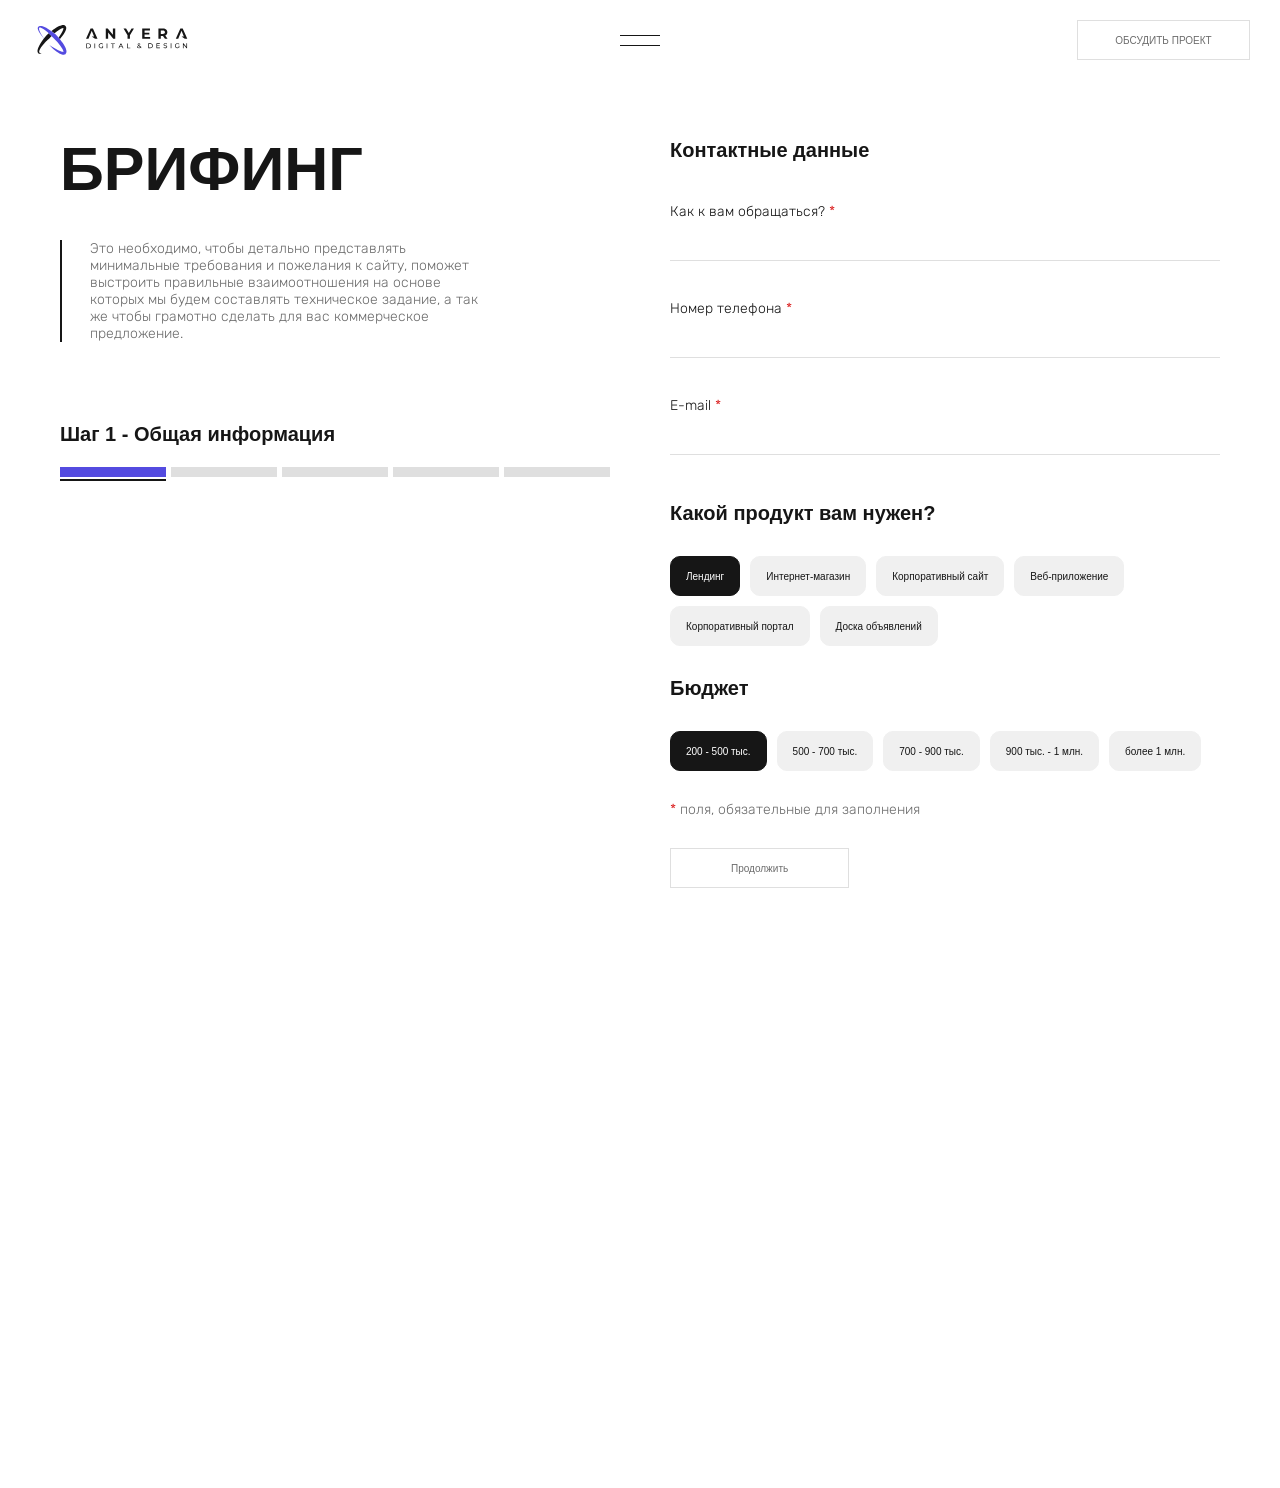
<file: briefing.html>
<!DOCTYPE html>
<html lang="en">
<head>
  <meta charset="UTF-8">
  <meta http-equiv="X-UA-Compatible" content="IE=edge">
  <meta name="viewport" content="width=device-width, initial-scale=1.0">
  <title>Anyera</title>
  <link rel="shortcut icon" href="img/favicon.ico" type="image/x-icon">
  <link href="img/apple-touch-icon.png" rel="apple-touch-icon" sizes="72x72">
  <link href="img/apple-touch-icon.png" rel="apple-touch-icon" sizes="76x76">
  <link href="img/apple-touch-icon.png" rel="apple-touch-icon" sizes="144x144">
  <link href="img/apple-touch-icon.png" rel="apple-touch-icon" sizes="152x152">
  <link href="img/apple-touch-icon.png" rel="apple-touch-icon" sizes="180x180">
  <link href="img/apple-touch-icon-192x192.png" rel="apple-touch-icon" sizes="192x192">
  <link href="img/apple-touch-icon.png" rel="apple-touch-icon">
  <meta name="msapplication-TileImage" content="img/apple-touch-icon.png">
  <link href="img/favicon-16x16.png" rel="icon" sizes="16x16" type="image/png">
  <link href="img/favicon-32x32.png" rel="icon" sizes="32x32" type="image/png">
  <link href="img/favicon.ico" rel="shortcut icon">
  <link href="img/site.webmanifest" rel="manifest">
  <link rel="stylesheet" href="css/swiper.min.css">
  <link rel="stylesheet" href="css/fonts.css">
  <link rel="stylesheet" href="css/reset.css">
  <link rel="stylesheet" href="css/style.css">
  <script>window.console = window.console || function(t) {};</script>
</head>
<body>
  <div class="overlay"></div>
  <!-- <div class="preloader">
    <div class="preloader__top"></div>
    <svg class="preloader__image" xmlns="http://www.w3.org/2000/svg" width="31" height="31" viewBox="0 0 31 31" fill="none">
      <path d="M2.32467 23.0762C0.852365 20.7515 0 17.9953 0 15.04C0 6.73365 6.73365 0 15.04 0C15.2501 0 15.4591 0.00430619 15.6671 0.012836L2.32467 23.0762Z" fill="currentColor"/>
      <path d="M18.8191 0.478815L29.5746 18.9199C29.9042 17.6821 30.0798 16.3816 30.0798 15.04C30.0798 8.03889 25.2962 2.15511 18.8191 0.478815Z" fill="currentColor"/>
      <path d="M26.5359 24.7384L23.4677 20.3018L19.5899 20.0344C18.4098 19.953 17.3278 19.3482 16.6402 18.3855L16.0843 17.6073C15.922 17.38 16.0395 17.0606 16.3105 16.9929L21.2899 15.7481L17.1017 7.81303L6.03521 26.986C6.02162 27.0095 6.00783 27.0329 5.9938 27.056C8.51128 28.9544 11.6444 30.0799 15.0403 30.0799C19.6509 30.0799 23.777 28.0052 26.5359 24.7384Z" fill="currentColor"/>
    </svg>
    <div class="preloader__bottom"></div>
  </div> -->
  <div class="cursor">
    <div class="cursor__block">
      <div class="cursor__wrapper">
        <div class="cursor__text cursor__text_slider">
          <p>
            <svg width="80" height="26" viewBox="0 0 80 26" fill="none" xmlns="http://www.w3.org/2000/svg">
              <path d="M0.545556 14.0454C-0.18185 13.5274 -0.181853 12.4726 0.545553 11.9546L16.9788 0.253285C17.8607 -0.374635 19.1034 0.236825 19.1034 1.29864V24.7014C19.1034 25.7632 17.8607 26.3746 16.9788 25.7467L0.545556 14.0454Z" fill="currentColor"/>
              <path d="M79.4544 14.0454C80.1819 13.5274 80.1819 12.4726 79.4544 11.9546L63.0212 0.253285C62.1393 -0.374635 60.8966 0.236825 60.8966 1.29864V24.7014C60.8966 25.7632 62.1393 26.3746 63.0212 25.7467L79.4544 14.0454Z" fill="currentColor"/>
              <path d="M45.9705 13.2336C45.9705 16.4353 43.2974 19.0308 40 19.0308C36.7026 19.0308 34.0295 16.4353 34.0295 13.2336C34.0295 10.0318 36.7026 7.43635 40 7.43635C43.2974 7.43635 45.9705 10.0318 45.9705 13.2336Z" fill="currentColor"/>
            </svg>
          </p>
        </div>
        <div class="cursor__text cursor__text_showreel"><p>ОТКРЫТЬ</p></div>
      </div>
      <div class="cursor__left"></div>
      <div class="cursor__right"></div>
    </div>
  </div>
  <header class="header">
    <div class="header__progress">
      <div class="header__progress_bar"></div>
    </div>
    <div class="container header__container">
      <div class="header__content">
        <a class="header__name" href="index.html">
          <svg width="170" height="34" viewBox="0 0 170 34" fill="none" xmlns="http://www.w3.org/2000/svg">
            <path style="--inc-step: 1;" d="M32.5327 2.84143C32.5054 2.63655 32.459 2.4347 32.394 2.23855C32.2422 1.78279 31.9952 1.36477 31.6697 1.01238C31.3284 0.668391 30.9145 0.405703 30.4586 0.243702C30.2653 0.16637 30.0642 0.110478 29.8588 0.0770211C29.675 0.0361788 29.4878 0.012729 29.2997 0.0069799C28.6734 -0.0210865 28.0462 0.0355733 27.4349 0.175434C26.4162 0.426043 25.4252 0.778606 24.4766 1.22783C22.6587 2.07275 21.0139 3.08436 19.4221 4.1598C18.4664 4.80436 17.5406 5.48172 16.6325 6.1777C16.3611 6.38576 16.0905 6.59529 15.8208 6.8063C16.9285 7.64147 19.0432 9.29587 19.2658 9.48471C19.5013 9.27784 19.7393 9.07274 19.9795 8.86941C20.5625 8.3738 21.1544 7.88795 21.7586 7.41894C23.1516 6.33729 24.6109 5.33721 26.0958 4.53572C26.788 4.14769 27.5182 3.83246 28.275 3.59504C28.5581 3.50582 28.8514 3.45309 29.1477 3.43811C29.1907 3.43584 29.2337 3.43584 29.2767 3.43811H29.3253C29.3306 3.47092 29.335 3.50372 29.3412 3.53564C29.3584 3.84621 29.3328 4.15769 29.2652 4.46125C29.0857 5.25567 28.8219 6.02847 28.4781 6.7664C27.7715 8.33745 26.8537 9.88013 25.8732 11.3927C25.3944 12.1321 24.8909 12.8618 24.3715 13.5808C24.224 13.7891 24.0712 13.9957 23.9192 14.2014C24.4731 14.8442 25.1435 15.6741 25.4783 16.089L25.3511 15.9276C25.5578 15.6971 25.7654 15.4657 25.9695 15.2316C26.6426 14.4674 27.3015 13.6854 27.9375 12.8777C29.1327 11.366 30.1997 9.75655 31.1273 8.06615C31.6223 7.15797 32.0228 6.201 32.3224 5.21042C32.4919 4.61752 32.577 4.00352 32.5751 3.38669C32.5778 3.20401 32.5636 3.02148 32.5327 2.84143ZM12.7776 9.3136C12.6699 9.40846 12.5612 9.50156 12.4526 9.59642C11.8015 10.1594 11.147 10.7197 10.5428 11.3359C9.50751 12.3928 8.59502 13.5631 7.68429 14.7325L7.40428 15.0871L7.29739 15.2263C7.26824 15.2644 7.23909 15.3008 7.20906 15.338C5.93484 16.9717 4.74859 18.6725 3.65537 20.4333C2.65808 22.0664 1.73764 23.7589 0.992102 25.5729C0.600783 26.5038 0.304813 27.4722 0.10876 28.4632C0.00501703 29.012 -0.0246941 29.5724 0.0204263 30.1291C0.0734268 30.7108 0.285428 31.4307 0.84105 31.9538C1.40815 32.4591 2.1113 32.5886 2.6625 32.5744C3.19243 32.5569 3.71727 32.4647 4.2216 32.3004C4.37795 32.2463 4.53342 32.1869 4.68888 32.1329C3.01054 31.8332 2.30386 31.4502 2.02473 30.756C1.9652 30.5981 1.92371 30.4339 1.90106 30.2666C1.90106 30.2621 1.90106 30.2568 1.90106 30.2506C1.90106 30.1868 1.90106 30.1167 1.90106 30.0414C1.93922 29.6743 2.02046 29.313 2.1431 28.965C2.4319 28.1705 2.80193 27.4081 3.24727 26.69C3.91161 25.5918 4.64756 24.5389 5.45032 23.5382C5.75066 23.1498 6.05453 22.7686 6.37077 22.3909C6.86014 21.8102 7.36276 21.2383 7.87245 20.6762C8.103 20.4236 8.33797 20.17 8.57382 19.9182C8.56807 19.9113 8.56081 19.9059 8.55262 19.9022C8.55262 19.9022 10.2548 18.0971 11.6682 16.7734C11.6743 16.7734 11.6743 16.7734 11.6796 16.7681C12.3642 16.1111 14.948 13.5684 15.857 12.6703L16.0063 12.5213C15.3711 11.8785 13.6115 10.0965 12.7776 9.31271V9.3136ZM12.5603 9.11145L12.737 9.27725C12.6716 9.21253 12.6125 9.15756 12.5603 9.11057V9.11145Z" fill="currentColor"/>
            <path style="--inc-step: 2;" d="M32.6648 28.5477C32.4184 27.5223 32.0667 26.5251 31.6152 25.5722C30.7704 23.7478 29.7589 22.0911 28.6898 20.492C27.7856 19.1519 26.8282 17.8606 25.8318 16.6012L25.7015 16.438L25.6226 16.3387C25.2866 15.9236 24.6137 15.097 24.0579 14.4505C23.2255 13.4749 22.3798 12.5179 21.5093 11.5813C20.8155 10.9528 20.1081 10.3358 19.387 9.73038C19.1628 9.54147 17.0405 7.88652 15.9298 7.05106C14.7773 6.2227 13.6187 5.41473 12.4095 4.67506C10.7747 3.641 9.05666 2.74481 7.27327 1.99574C6.34221 1.60451 5.37438 1.30739 4.38422 1.10884C3.8363 1.00525 3.277 0.975417 2.72118 1.02015C2.1361 1.07336 1.41628 1.28622 0.899458 1.84408C0.382639 2.40194 0.258532 3.11855 0.26917 3.67907C0.29105 4.20871 0.383469 4.73306 0.54398 5.23824C0.857036 6.15428 1.25968 7.03718 1.74605 7.8741C2.66533 9.53083 3.77343 11.0386 4.91256 12.5019C5.70331 13.5183 6.53039 14.5028 7.36989 15.4748L7.47716 15.3356C6.69882 14.3352 5.95063 13.3143 5.25209 12.2598C4.23585 10.7336 3.35064 9.12406 2.60594 7.44839C2.25271 6.63635 1.98905 5.78819 1.81963 4.91895C1.74449 4.53106 1.72657 4.13425 1.76644 3.74115C1.80988 3.38107 1.9393 3.13806 2.0838 3.03607C2.2283 2.93408 2.46587 2.89062 2.79919 2.91279C3.16627 2.94725 3.52772 3.02679 3.87538 3.14959C4.67038 3.44295 5.43441 3.8143 6.1563 4.25822C7.65091 5.15664 9.07548 6.24842 10.4469 7.39518C11.2004 8.03108 11.9344 8.68827 12.6551 9.35611C12.7074 9.40311 12.7668 9.4581 12.8324 9.52196L12.8714 9.55832C13.7056 10.3423 15.4741 12.1241 16.1115 12.768C16.1567 12.8159 16.2196 12.8798 16.295 12.9587C16.3269 12.9924 16.3446 13.0092 16.3446 13.0092C17.474 14.1746 21.1946 17.9661 21.1946 17.9661C21.7806 18.5107 22.7025 19.575 22.7247 19.6149V19.6211C23.6608 20.6694 24.5685 21.7354 25.4249 22.8379C26.5064 24.2427 27.5117 25.7061 28.3121 27.1978C28.6956 27.8959 29.0112 28.6292 29.2545 29.3876C29.3372 29.6736 29.3892 29.9677 29.4096 30.2647C29.4145 30.3082 29.4127 30.3522 29.4043 30.3951V30.4474C29.3777 30.4528 29.3458 30.4528 29.3156 30.459C29.0054 30.4791 28.6939 30.4555 28.3902 30.3889C28.1863 30.3454 27.9806 30.2913 27.7696 30.2275C27.7371 30.224 27.7049 30.2186 27.673 30.2115C24.7476 29.5127 17.5981 25.1101 13.4574 22.6028C16.1035 25.589 19.6796 28.828 21.7673 30.3774C22.7335 31.0577 23.7374 31.6828 24.7742 32.2496C25.682 32.7518 26.6414 33.1541 27.6358 33.4496C28.2265 33.6218 28.8386 33.7093 29.4539 33.7095C29.6378 33.7072 29.8213 33.6909 30.0027 33.6607C30.208 33.6381 30.4098 33.5907 30.6037 33.5197C31.0643 33.3748 31.4857 33.1267 31.8359 32.7942C32.1783 32.452 32.4408 32.0383 32.6045 31.5827C32.6776 31.3856 32.7337 31.1827 32.772 30.976C32.8082 30.7912 32.8295 30.6038 32.8359 30.4155C32.8667 29.788 32.8092 29.1592 32.6648 28.5477Z" fill="currentColor"/>
            <path style="--inc-step: 3;" d="M60.1681 4L55 15.6628H57.7497L61.4762 6.65093L64.1284 13.0912H61.5012L65.1869 15.6628H68.0034L62.8185 4H60.1681Z" fill="currentColor"/>
            <path style="--inc-step: 4;" d="M85.4384 11.0757L79.6253 4H77.3867V15.6628H80.0594V8.58431L85.8894 15.6628H88.1111V4H85.4384V11.0757Z" fill="currentColor"/>
            <path style="--inc-step: 5;" d="M106.632 4L103.497 9.17776L100.374 4H97.4961L102.031 11.5058V15.6628H104.741V11.5338L109.293 4H106.632Z" fill="currentColor"/>
            <path style="--inc-step: 6;" d="M121.344 10.7976H126.729V8.69908H121.344V6.16665H127.442V4H118.676V15.6628H127.657V13.4971H121.344V10.7976Z" fill="currentColor"/>
            <path style="--inc-step: 7;" d="M144.784 11.913C145.496 11.6156 146.105 11.1141 146.532 10.4715C146.943 9.84446 147.148 9.09804 147.149 8.23219C147.149 7.35453 146.943 6.59909 146.532 5.96588C146.105 5.31888 145.497 4.81202 144.784 4.5085C144.03 4.17012 143.131 4.00062 142.087 4H137.042V15.6628H139.74V12.4103H142.087H142.212L144.45 15.6609H147.364L144.76 11.9223L144.784 11.913ZM143.802 6.73189C144.213 7.08706 144.418 7.58686 144.418 8.23126C144.418 8.86385 144.213 9.36147 143.802 9.7241C143.392 10.0867 142.77 10.2671 141.937 10.2653H139.74V6.19634H141.937C142.77 6.19634 143.392 6.37424 143.802 6.73003V6.73189Z" fill="currentColor"/>
            <path style="--inc-step: 8;" d="M164.567 4H161.916L156.748 15.6628H159.499L163.224 6.65093L165.876 13.0912H163.25L166.936 15.6628H169.751L164.567 4Z" fill="currentColor"/>
            <path style="--inc-step: 9;" d="M55.2676 26.3851V20.9304H57.5666C58.0997 20.9197 58.6275 21.0374 59.1056 21.2735C59.5344 21.489 59.8936 21.8213 60.1418 22.232C60.3845 22.6683 60.5118 23.1592 60.5118 23.6584C60.5118 24.1576 60.3845 24.6485 60.1418 25.0847C59.8938 25.4946 59.5345 25.8256 59.1056 26.0392C58.6278 26.276 58.0998 26.3937 57.5666 26.3824L55.2676 26.3851ZM56.0464 25.7081H57.521C57.9271 25.7184 58.3296 25.6301 58.694 25.4507C59.0137 25.289 59.2799 25.0386 59.4608 24.7295C59.64 24.4004 59.7339 24.0317 59.7339 23.657C59.7339 23.2824 59.64 22.9137 59.4608 22.5846C59.2787 22.2774 59.0127 22.0286 58.694 21.8674C58.3287 21.6896 57.9258 21.6031 57.5197 21.6154H56.0451L56.0464 25.7081Z" fill="currentColor"/>
            <path style="--inc-step: 9;" d="M64.5342 26.3844V20.9297H65.313V26.3844H64.5342Z" fill="currentColor"/>
            <path style="--inc-step: 10;" d="M72.2413 26.3816C71.8448 26.3855 71.4511 26.3155 71.0803 26.1752C70.7394 26.0452 70.4284 25.8476 70.166 25.5941C69.9036 25.3407 69.6952 25.0367 69.5534 24.7006C69.2621 23.9865 69.2621 23.1867 69.5534 22.4726C69.6956 22.1395 69.9035 21.8386 70.1647 21.5878C70.431 21.3339 70.7449 21.1353 71.0884 21.0033C71.8484 20.7255 72.6823 20.7255 73.4424 21.0033C73.7924 21.1378 74.105 21.3543 74.354 21.6347L73.87 22.1173C73.6627 21.9097 73.4149 21.7468 73.1421 21.6388C72.8695 21.535 72.5799 21.4832 72.2882 21.4859C71.9913 21.4834 71.6967 21.5366 71.4195 21.6428C71.1627 21.7429 70.9284 21.8933 70.7305 22.0852C70.5341 22.2741 70.3801 22.5026 70.2787 22.7554C70.066 23.291 70.066 23.8875 70.2787 24.4231C70.3812 24.6754 70.5351 24.9036 70.7305 25.0934C70.9283 25.2847 71.1626 25.4343 71.4195 25.5331C71.6953 25.6391 71.9887 25.6918 72.2842 25.6886C72.5689 25.6905 72.852 25.6452 73.122 25.5545C73.3998 25.4577 73.6535 25.3022 73.866 25.0987L74.3111 25.6899C74.0328 25.9234 73.7112 26.0997 73.3646 26.2087C73.0016 26.3251 72.6225 26.3835 72.2413 26.3816ZM73.559 25.5867V23.5598H74.307V25.6859L73.559 25.5867Z" fill="currentColor"/>
            <path style="--inc-step: 10;" d="M78.375 26.3844V20.9297H79.1498V26.3844H78.375Z" fill="currentColor"/>
            <path style="--inc-step: 11;" d="M85.0419 26.3777V21.608H83.1719V20.9297H87.6842V21.608H85.8074V26.3844L85.0419 26.3777Z" fill="currentColor"/>
            <path style="--inc-step: 11;" d="M91.7061 26.3844L94.1767 20.9297H94.9475L97.4262 26.3844H96.6085L94.4019 21.3667H94.7143L92.5104 26.3844H91.7061ZM92.7584 25.021L92.9689 24.3977H96.0387L96.2653 25.021H92.7584Z" fill="currentColor"/>
            <path style="--inc-step: 12;" d="M101.448 26.3844V20.9297H102.228V25.7074H105.178V26.3844H101.448Z" fill="currentColor"/>
            <path style="--inc-step: 12;" d="M114.821 26.3587C114.485 26.3647 114.152 26.3036 113.84 26.1791C113.574 26.0747 113.34 25.9028 113.162 25.6804C112.996 25.4696 112.908 25.2084 112.912 24.9404C112.91 24.7068 112.966 24.4764 113.076 24.2702C113.208 24.0409 113.386 23.8407 113.597 23.6817C113.891 23.4571 114.205 23.2601 114.536 23.0932C114.792 22.9626 115.04 22.8171 115.28 22.6575C115.428 22.5632 115.557 22.4428 115.662 22.3022C115.735 22.1959 115.775 22.0696 115.774 21.9403C115.777 21.8589 115.761 21.778 115.729 21.7032C115.697 21.6285 115.649 21.5616 115.588 21.5073C115.436 21.3871 115.245 21.3274 115.052 21.3397C114.845 21.3276 114.641 21.3931 114.479 21.5234C114.412 21.5832 114.358 21.6572 114.322 21.7402C114.287 21.8232 114.27 21.913 114.273 22.0033C114.273 22.1003 114.29 22.1965 114.324 22.2875C114.369 22.398 114.433 22.5004 114.512 22.5904C114.635 22.7389 114.766 22.8807 114.904 23.0154L117.788 25.8828L117.368 26.3815L114.306 23.3345C114.151 23.184 114.007 23.0213 113.877 22.8478C113.781 22.721 113.705 22.5805 113.651 22.4309C113.605 22.2982 113.581 22.1586 113.581 22.018C113.576 21.7903 113.64 21.5664 113.765 21.3759C113.891 21.1863 114.069 21.0373 114.278 20.9469C114.523 20.8409 114.787 20.7892 115.053 20.7954C115.299 20.7894 115.543 20.8351 115.77 20.9295C115.967 21.0104 116.134 21.1499 116.248 21.3291C116.363 21.5083 116.419 21.7185 116.41 21.9309C116.411 22.1333 116.359 22.3323 116.257 22.5073C116.132 22.7106 115.966 22.8859 115.77 23.0221C115.485 23.2258 115.182 23.4052 114.867 23.5583C114.61 23.6857 114.365 23.8355 114.135 24.0061C113.983 24.1164 113.855 24.2553 113.757 24.4149C113.681 24.551 113.642 24.7043 113.643 24.86C113.641 25.0249 113.695 25.1856 113.796 25.3158C113.907 25.4561 114.056 25.5625 114.225 25.6228C114.43 25.7 114.648 25.7373 114.867 25.7327C115.194 25.7371 115.516 25.6592 115.805 25.5061C116.096 25.3464 116.339 25.1123 116.51 24.8278C116.717 24.4831 116.858 24.1031 116.927 23.7071L117.528 23.9015C117.443 24.3778 117.26 24.8314 116.992 25.234C116.752 25.5848 116.43 25.8712 116.053 26.0678C115.672 26.2624 115.249 26.3622 114.821 26.3587Z" fill="currentColor"/>
            <path style="--inc-step: 13;" d="M125.514 26.2503V20.7956H127.813C128.346 20.7849 128.874 20.9026 129.352 21.1388C129.782 21.3534 130.144 21.6858 130.393 22.0973C130.636 22.5335 130.763 23.0244 130.763 23.5236C130.763 24.0228 130.636 24.5137 130.393 24.95C130.146 25.3609 129.786 25.6928 129.357 25.9071C128.879 26.1439 128.351 26.2616 127.818 26.2503H125.514ZM126.293 25.5733H127.767C128.173 25.5837 128.576 25.4953 128.94 25.3159C129.26 25.1543 129.526 24.9039 129.707 24.5947C129.886 24.2656 129.98 23.8969 129.98 23.5223C129.98 23.1476 129.886 22.7789 129.707 22.4498C129.525 22.1427 129.259 21.8939 128.94 21.7326C128.575 21.5549 128.172 21.4684 127.766 21.4806H126.291L126.293 25.5733Z" fill="currentColor"/>
            <path style="--inc-step: 13;" d="M135.563 25.5726H138.743V26.2496H134.784V20.7949H138.634V21.4799H135.563V25.5726ZM135.493 23.1489H138.298V23.8112H135.493V23.1489Z" fill="currentColor"/>
            <path style="--inc-step: 14;" d="M144.854 26.2432C144.449 26.2448 144.047 26.18 143.662 26.0515C143.332 25.9517 143.026 25.7831 142.766 25.5569L143.054 24.9496C143.289 25.1474 143.558 25.3005 143.849 25.4014C144.17 25.5209 144.511 25.5817 144.854 25.581C145.116 25.5896 145.376 25.5524 145.625 25.4711C145.797 25.417 145.949 25.3129 146.062 25.1721C146.153 25.0463 146.2 24.8942 146.196 24.7391C146.2 24.6552 146.185 24.5714 146.154 24.4935C146.122 24.4156 146.075 24.3453 146.014 24.2874C145.876 24.1637 145.714 24.0693 145.538 24.0099C145.328 23.936 145.113 23.8751 144.896 23.8276C144.661 23.7753 144.427 23.7149 144.191 23.6439C143.966 23.5788 143.748 23.4888 143.543 23.3758C143.352 23.2697 143.191 23.1182 143.073 22.9347C142.945 22.72 142.882 22.4726 142.893 22.2229C142.891 21.9482 142.968 21.6786 143.116 21.4467C143.283 21.1939 143.521 20.9962 143.801 20.8783C144.174 20.7228 144.577 20.6496 144.982 20.6639C145.298 20.6644 145.614 20.7063 145.92 20.7885C146.209 20.8613 146.483 20.9823 146.731 21.1465L146.474 21.7698C146.247 21.618 145.997 21.5035 145.734 21.4307C145.487 21.3628 145.233 21.3277 144.978 21.3261C144.72 21.318 144.464 21.3575 144.221 21.4427C144.05 21.502 143.899 21.6107 143.788 21.7551C143.699 21.8825 143.652 22.035 143.654 22.1907C143.65 22.276 143.664 22.3611 143.696 22.4404C143.727 22.5197 143.775 22.5914 143.837 22.6506C143.975 22.772 144.137 22.8633 144.313 22.9187C144.523 22.9907 144.738 23.0516 144.955 23.101C145.189 23.1559 145.424 23.2163 145.66 23.2846C145.885 23.3485 146.103 23.4385 146.307 23.5527C146.497 23.6581 146.659 23.8081 146.778 23.9898C146.905 24.2008 146.968 24.4446 146.958 24.6909C146.958 24.9633 146.88 25.2302 146.732 25.459C146.56 25.7125 146.317 25.9101 146.034 26.0274C145.66 26.1818 145.258 26.2553 144.854 26.2432Z" fill="currentColor"/>
            <path style="--inc-step: 14;" d="M150.979 26.2496V20.7949H151.759V26.2496H150.979Z" fill="currentColor"/>
            <path style="--inc-step: 15;" d="M158.688 26.2471C158.291 26.2511 157.897 26.1811 157.527 26.0407C157.186 25.9107 156.875 25.7131 156.612 25.4596C156.35 25.2062 156.141 24.9022 156 24.566C155.708 23.8519 155.708 23.0521 156 22.338C156.141 22.0047 156.349 21.7037 156.611 21.4533C156.877 21.1988 157.191 21.0001 157.535 20.8688C157.907 20.7274 158.304 20.6574 158.702 20.6624C159.107 20.6573 159.509 20.7288 159.887 20.8728C160.237 21.0073 160.55 21.2238 160.799 21.5042L160.316 21.9868C160.109 21.7788 159.86 21.6159 159.587 21.5082C159.032 21.3018 158.421 21.3018 157.866 21.5082C157.608 21.6059 157.372 21.754 157.171 21.9439C156.975 22.1332 156.822 22.3616 156.72 22.6142C156.507 23.1497 156.507 23.7463 156.72 24.2818C156.823 24.5339 156.976 24.762 157.171 24.9521C157.37 25.1435 157.604 25.2931 157.862 25.3918C158.137 25.4981 158.431 25.5509 158.726 25.5473C159.011 25.5492 159.294 25.5039 159.564 25.4133C159.842 25.3158 160.095 25.1605 160.308 24.9575L160.752 25.5487C160.474 25.7824 160.152 25.9588 159.806 26.0675C159.445 26.1858 159.067 26.2464 158.688 26.2471ZM160.004 25.4521V23.4252H160.752V25.5513L160.004 25.4521Z" fill="currentColor"/>
            <path style="--inc-step: 15;" d="M164.82 26.2496V20.7949H165.46L169.067 25.2764H168.732V20.7949H169.511V26.2496H168.878L165.259 21.7695H165.594V26.2496H164.82Z" fill="currentColor"/>
          </svg>
        </a>
        <button class="header__burger" aria-label="Открыть меню">
          <span></span>
          <span></span>
          <span></span>
          <span></span>
        </button>
        <div class="header__right">
          <div class="header__links">
            <a class="header__link text text__middle" href="team.html"><span class="text__rotate">Команда</span></a>
            <a class="header__link text text__middle" href="projects.html"><span class="text__rotate">Проекты</span></a>
          </div>
          <div class="header__buttons">
            <button class="btn button__project">
              <span class="button__text">ОБСУДИТЬ ПРОЕКТ</span>
              <span class="button__hover"></span>
            </button>
            <a href="briefing.html" class="btn button__briefing">
              <span class="button__text">БРИФИНГ</span>
              <span class="button__hover"></span>
            </a>
            <!-- <a href="briefing.html" class="btn button__feedback">
              <span class="button__text">КАЛЬКУЛЯТОР</span>
              <span class="button__hover"></span>
            </a> -->
            <div class="header__consultation_burger_flex">
              <button class="header__consultation_burger" aria-label="Закрыть меню">
                <svg width="23" height="22" viewBox="0 0 23 22" fill="none" xmlns="http://www.w3.org/2000/svg">
                  <path d="M1 21.3241L21.3241 1M1.42335 1L21.7475 21.3241" stroke="currentColor"/>
                </svg>
              </button>
            </div>
          </div>
        </div>
      </div>
    </div>
  </header>
  <main class="main" data-scroll-container>
    <section class="top" data-scroll-section id="top"></section>
    <section class="briefing" data-scroll-section>
      <div class="container briefing__container">
        <div class="briefing__block">
          <div class="briefing__left">
            <div class="briefing__info">
              <h1 class="briefing__head">БРИФИНГ</h1>
              <p class="briefing__desc">Это необходимо, чтобы детально представлять минимальные требования и пожелания к сайту, поможет выстроить правильные взаимоотношения на основе которых мы будем составлять техническое задание, а так же чтобы грамотно сделать для вас коммерческое предложение.</p>
            </div>
            <div class="briefing__steps_block">
              <h4 class="briefing__steps_head">
                <span class="briefing__steps briefing__steps_one active">Шаг 1 - Общая информация</span>
                <span class="briefing__steps briefing__steps_two">Шаг 2 - О продукте</span>
                <span class="briefing__steps briefing__steps_three">Шаг 3 - Конкуренты и референсы</span>
                <span class="briefing__steps briefing__steps_four">Шаг 4 - Аудитория</span>
                <span class="briefing__steps briefing__steps_five">Шаг 5 - Дополнительно</span>
                <span class="briefing__steps briefing__steps_end">Брифинг отправлен</span>
              </h4>
              <div class="briefing__steps_flex">
                <button class="briefing__step briefing__step_one active unlock border"><span></span></button>
                <button class="briefing__step briefing__step_two"><span></span></button>
                <button class="briefing__step briefing__step_three"><span></span></button>
                <button class="briefing__step briefing__step_four"><span></span></button>
                <button class="briefing__step briefing__step_five"><span></span></button>
              </div>
            </div>
            <a href="index.html" class="btn briefing__home">
              <span class="button__text">Перейти на главную</span>
              <span class="button__hover"></span>
            </a>
          </div>
          <div class="briefing__right"> 
            <form id="briefing__form_one" class="briefing__form briefing__form_one active">
              <h4 class="briefing__form_head">Контактные данные</h4>
              <div class="briefing__controls">
                <div class="briefing__control">
                  <input class="briefing__input" type="text" minl="4" maxl="40" id="briefing__username" />
                  <small class="briefing__counter"><span class="briefing__counter_min">0</span> из <span class="briefing__counter_max">0</span></small>
                  <label class="briefing__label" for="briefing__username">Как к вам обращаться? <span>*</span></label>
                  <span class="briefing__bar"></span>
                  <span class="briefing__border"></span>
                  <small class="briefing__error">Введите имя</small>
                </div>
                <div class="briefing__control">
                  <input class="briefing__input" data-phone-pattern type="text" minl="17" maxl="17" id="briefing__phone" />
                  <small class="briefing__counter"><span class="briefing__counter_min">0</span> из <span class="briefing__counter_max">0</span></small>
                  <label class="briefing__label" for="briefing__phone">Номер телефона <span>*</span></label>
                  <span class="briefing__bar"></span>
                  <span class="briefing__border"></span>
                  <small class="briefing__error">Введите корректный телефон</small>
                </div>
                <div class="briefing__control">
                  <input class="briefing__input" type="text" minl="7" maxl="40" id="briefing__email" />
                  <small class="briefing__counter"><span class="briefing__counter_min">0</span> из <span class="briefing__counter_max">0</span></small>
                  <label class="briefing__label" for="briefing__email">E-mail <span>*</span></label>
                  <span class="briefing__bar"></span>
                  <span class="briefing__border"></span>
                  <small class="briefing__error">Введите корректный email</small>
                </div>
              </div>
              <h4 class="briefing__check_head">Какой продукт вам нужен?</h4>
              <div class="briefing__checks briefing__checks_type">
                <label class="btn checkbox briefing__check active"><span class="button__text">Лендинг</span><span class="button__hover"></span><input class="checkbox__input briefing__check_input" name="type" type="radio" checked></label>
                <label class="btn checkbox briefing__check"><span class="button__text">Интернет-магазин</span><span class="button__hover"></span><input class="checkbox__input briefing__check_input" name="type" type="radio"></label>
                <label class="btn checkbox briefing__check"><span class="button__text">Корпоративный сайт</span><span class="button__hover"></span><input class="checkbox__input briefing__check_input" name="type" type="radio"></label>
                <label class="btn checkbox briefing__check"><span class="button__text">Веб-приложение</span><span class="button__hover"></span><input class="checkbox__input briefing__check_input" name="type" type="radio"></label>
                <label class="btn checkbox briefing__check"><span class="button__text">Корпоративный портал</span><span class="button__hover"></span><input class="checkbox__input briefing__check_input" name="type" type="radio"></label>
                <label class="btn checkbox briefing__check"><span class="button__text">Доска объявлений</span><span class="button__hover"></span><input class="checkbox__input briefing__check_input" name="type" type="radio"></label>
              </div>
              <h4 class="briefing__check_head">Бюджет</h4>
              <div class="briefing__checks briefing__checks_sum">
                <label class="btn checkbox briefing__check active"><span class="button__text">200 - 500 тыс.</span><span class="button__hover"></span><input class="checkbox__input briefing__check_input" name="sum" type="radio" checked></label>
                <label class="btn checkbox briefing__check"><span class="button__text">500 - 700 тыс.</span><span class="button__hover"></span><input class="checkbox__input briefing__check_input" name="sum" type="radio"></label>
                <label class="btn checkbox briefing__check"><span class="button__text">700 - 900 тыс.</span><span class="button__hover"></span><input class="checkbox__input briefing__check_input" name="sum" type="radio"></label>
                <label class="btn checkbox briefing__check"><span class="button__text">900 тыс. - 1 млн.</span><span class="button__hover"></span><input class="checkbox__input briefing__check_input" name="sum" type="radio"></label>
                <label class="btn checkbox briefing__check"><span class="button__text">более 1 млн.</span><span class="button__hover"></span><input class="checkbox__input briefing__check_input" name="sum" type="radio"></label>
              </div>
              <div class="briefing__bottom">
                <p class="briefing__necessarily"><span>*</span> поля, обязательные для заполнения</p>
                <div class="btn btn__input briefing__button">
                  <input type="submit" name="submit" value="Продолжить" class="button__text">
                  <span class="button__hover"></span>
                </div>
              </div>
            </form>
            <form id="briefing__form_two" class="briefing__form briefing__form_two">
              <h4 class="briefing__form_head">О продукте</h4>
              <div class="briefing__controls">
                <div class="briefing__control">
                  <textarea class="briefing__input" type="text" minl="4" maxl="300" id="briefing__basicterms"></textarea>
                  <small class="briefing__counter"><span class="briefing__counter_min">0</span> из <span class="briefing__counter_max">0</span></small>
                  <span class="briefing__pencil">
                    <svg width="12" height="12" viewBox="0 0 12 12" fill="none" xmlns="http://www.w3.org/2000/svg">
                      <path d="M7.99376 2.1613L10.8391 5.00662M7.99376 2.1613L1.98697 8.16808C1.57655 8.57851 1.31031 9.11098 1.22822 9.68558L1.00692 11.2347C0.94369 11.6773 1.32307 12.0567 1.76567 11.9935L3.31479 11.7722C3.88939 11.6901 4.42186 11.4238 4.83229 11.0134L10.8391 5.00662M7.99376 2.1613L8.74047 1.41459C9.52152 0.63354 10.7963 0.641985 11.5773 1.42303C12.3584 2.20408 12.3668 3.47886 11.5858 4.25991L10.8391 5.00662" stroke="currentColor" stroke-linecap="round" stroke-linejoin="round"/>
                    </svg>
                  </span>
                  <span class="briefing__close">
                    <svg width="12" height="12" viewBox="0 0 12 12" fill="none" xmlns="http://www.w3.org/2000/svg">
                      <path d="M1 11L6.00001 6M6.00001 6L11 1.00001M6.00001 6L1 1M6.00001 6L11 11" stroke="currentColor" stroke-linecap="round" stroke-linejoin="round"/>
                    </svg>
                  </span>
                  <label class="briefing__label" for="briefing__basicterms">Опишите ваш проект в основных чертах <span>*</span></label>
                  <span class="briefing__bar"></span>
                  <span class="briefing__border"></span>
                  <small class="briefing__error">Обязательное поле</small>
                </div>
                <div class="briefing__control">
                  <textarea class="briefing__input" type="text" minl="4" maxl="300" id="briefing__target"></textarea>
                  <small class="briefing__counter"><span class="briefing__counter_min">0</span> из <span class="briefing__counter_max">0</span></small>
                  <span class="briefing__pencil">
                    <svg width="12" height="12" viewBox="0 0 12 12" fill="none" xmlns="http://www.w3.org/2000/svg">
                      <path d="M7.99376 2.1613L10.8391 5.00662M7.99376 2.1613L1.98697 8.16808C1.57655 8.57851 1.31031 9.11098 1.22822 9.68558L1.00692 11.2347C0.94369 11.6773 1.32307 12.0567 1.76567 11.9935L3.31479 11.7722C3.88939 11.6901 4.42186 11.4238 4.83229 11.0134L10.8391 5.00662M7.99376 2.1613L8.74047 1.41459C9.52152 0.63354 10.7963 0.641985 11.5773 1.42303C12.3584 2.20408 12.3668 3.47886 11.5858 4.25991L10.8391 5.00662" stroke="currentColor" stroke-linecap="round" stroke-linejoin="round"/>
                    </svg>
                  </span>
                  <span class="briefing__close">
                    <svg width="12" height="12" viewBox="0 0 12 12" fill="none" xmlns="http://www.w3.org/2000/svg">
                      <path d="M1 11L6.00001 6M6.00001 6L11 1.00001M6.00001 6L1 1M6.00001 6L11 11" stroke="currentColor" stroke-linecap="round" stroke-linejoin="round"/>
                    </svg>
                  </span>
                  <label class="briefing__label" for="briefing__target">Какие главные цели должны решаться с помощью вашего сайта? <span>*</span></label>
                  <span class="briefing__bar"></span>
                  <span class="briefing__border"></span>
                  <small class="briefing__error">Обязательное поле</small>
                </div>
                <div class="briefing__control">
                  <textarea class="briefing__input" type="text" minl="4" maxl="300" id="briefing__know"></textarea>
                  <small class="briefing__counter"><span class="briefing__counter_min">0</span> из <span class="briefing__counter_max">0</span></small>
                  <span class="briefing__pencil">
                    <svg width="12" height="12" viewBox="0 0 12 12" fill="none" xmlns="http://www.w3.org/2000/svg">
                      <path d="M7.99376 2.1613L10.8391 5.00662M7.99376 2.1613L1.98697 8.16808C1.57655 8.57851 1.31031 9.11098 1.22822 9.68558L1.00692 11.2347C0.94369 11.6773 1.32307 12.0567 1.76567 11.9935L3.31479 11.7722C3.88939 11.6901 4.42186 11.4238 4.83229 11.0134L10.8391 5.00662M7.99376 2.1613L8.74047 1.41459C9.52152 0.63354 10.7963 0.641985 11.5773 1.42303C12.3584 2.20408 12.3668 3.47886 11.5858 4.25991L10.8391 5.00662" stroke="currentColor" stroke-linecap="round" stroke-linejoin="round"/>
                    </svg>
                  </span>
                  <span class="briefing__close">
                    <svg width="12" height="12" viewBox="0 0 12 12" fill="none" xmlns="http://www.w3.org/2000/svg">
                      <path d="M1 11L6.00001 6M6.00001 6L11 1.00001M6.00001 6L1 1M6.00001 6L11 11" stroke="currentColor" stroke-linecap="round" stroke-linejoin="round"/>
                    </svg>
                  </span>
                  <label class="briefing__label" for="briefing__know">Что важно знать пользователям сайта о вас и вашем продукте? <span>*</span></label>
                  <span class="briefing__bar"></span>
                  <span class="briefing__border"></span>
                  <small class="briefing__error">Обязательное поле</small>
                </div>
                <div class="briefing__control">
                  <textarea class="briefing__input" type="text" minl="4" maxl="300" id="briefing__audience"></textarea>
                  <small class="briefing__counter"><span class="briefing__counter_min">0</span> из <span class="briefing__counter_max">0</span></small>
                  <span class="briefing__pencil">
                    <svg width="12" height="12" viewBox="0 0 12 12" fill="none" xmlns="http://www.w3.org/2000/svg">
                      <path d="M7.99376 2.1613L10.8391 5.00662M7.99376 2.1613L1.98697 8.16808C1.57655 8.57851 1.31031 9.11098 1.22822 9.68558L1.00692 11.2347C0.94369 11.6773 1.32307 12.0567 1.76567 11.9935L3.31479 11.7722C3.88939 11.6901 4.42186 11.4238 4.83229 11.0134L10.8391 5.00662M7.99376 2.1613L8.74047 1.41459C9.52152 0.63354 10.7963 0.641985 11.5773 1.42303C12.3584 2.20408 12.3668 3.47886 11.5858 4.25991L10.8391 5.00662" stroke="currentColor" stroke-linecap="round" stroke-linejoin="round"/>
                    </svg>
                  </span>
                  <span class="briefing__close">
                    <svg width="12" height="12" viewBox="0 0 12 12" fill="none" xmlns="http://www.w3.org/2000/svg">
                      <path d="M1 11L6.00001 6M6.00001 6L11 1.00001M6.00001 6L1 1M6.00001 6L11 11" stroke="currentColor" stroke-linecap="round" stroke-linejoin="round"/>
                    </svg>
                  </span>
                  <label class="briefing__label" for="briefing__audience">Какая главная целевая аудитория по вашему мнению? Примерный портрет пользователя <span>*</span></label>
                  <span class="briefing__bar"></span>
                  <span class="briefing__border"></span>
                  <small class="briefing__error">Обязательное поле</small>
                </div>
                <div class="briefing__control">
                  <textarea class="briefing__input" type="text" minl="4" maxl="300" id="briefing__choice"></textarea>
                  <small class="briefing__counter"><span class="briefing__counter_min">0</span> из <span class="briefing__counter_max">0</span></small>
                  <span class="briefing__pencil">
                    <svg width="12" height="12" viewBox="0 0 12 12" fill="none" xmlns="http://www.w3.org/2000/svg">
                      <path d="M7.99376 2.1613L10.8391 5.00662M7.99376 2.1613L1.98697 8.16808C1.57655 8.57851 1.31031 9.11098 1.22822 9.68558L1.00692 11.2347C0.94369 11.6773 1.32307 12.0567 1.76567 11.9935L3.31479 11.7722C3.88939 11.6901 4.42186 11.4238 4.83229 11.0134L10.8391 5.00662M7.99376 2.1613L8.74047 1.41459C9.52152 0.63354 10.7963 0.641985 11.5773 1.42303C12.3584 2.20408 12.3668 3.47886 11.5858 4.25991L10.8391 5.00662" stroke="currentColor" stroke-linecap="round" stroke-linejoin="round"/>
                    </svg>
                  </span>
                  <span class="briefing__close">
                    <svg width="12" height="12" viewBox="0 0 12 12" fill="none" xmlns="http://www.w3.org/2000/svg">
                      <path d="M1 11L6.00001 6M6.00001 6L11 1.00001M6.00001 6L1 1M6.00001 6L11 11" stroke="currentColor" stroke-linecap="round" stroke-linejoin="round"/>
                    </svg>
                  </span>
                  <label class="briefing__label" for="briefing__choice">Почему пользователи должны сделать выбор в вашу пользу, а не в пользу конкурентов? <span>*</span></label>
                  <span class="briefing__bar"></span>
                  <span class="briefing__border"></span>
                  <small class="briefing__error">Обязательное поле</small>
                </div>
              </div>
              <div class="briefing__bottom">
                <p class="briefing__necessarily"><span>*</span> поля, обязательные для заполнения</p>
                <div class="briefing__buttons">
                  <div class="btn briefing__button_two">
                    <span class="button__text">Назад</span>
                    <span class="button__hover"></span>
                  </div>
                  <div class="btn btn__input briefing__button">
                    <input type="submit" name="submit" value="Продолжить" class="button__text">
                    <span class="button__hover"></span>
                  </div>
                </div>
              </div>
            </form>
            <form id="briefing__form_three" class="briefing__form briefing__form_three">
              <h4 class="briefing__form_head">Конкуренты и референсы</h4>
              <div class="briefing__controls">
                <div class="briefing__control">
                  <textarea class="briefing__input" type="text" minl="4" maxl="300" id="briefing__link"></textarea>
                  <small class="briefing__counter"><span class="briefing__counter_min">0</span> из <span class="briefing__counter_max">0</span></small>
                  <span class="briefing__pencil">
                    <svg width="12" height="12" viewBox="0 0 12 12" fill="none" xmlns="http://www.w3.org/2000/svg">
                      <path d="M7.99376 2.1613L10.8391 5.00662M7.99376 2.1613L1.98697 8.16808C1.57655 8.57851 1.31031 9.11098 1.22822 9.68558L1.00692 11.2347C0.94369 11.6773 1.32307 12.0567 1.76567 11.9935L3.31479 11.7722C3.88939 11.6901 4.42186 11.4238 4.83229 11.0134L10.8391 5.00662M7.99376 2.1613L8.74047 1.41459C9.52152 0.63354 10.7963 0.641985 11.5773 1.42303C12.3584 2.20408 12.3668 3.47886 11.5858 4.25991L10.8391 5.00662" stroke="currentColor" stroke-linecap="round" stroke-linejoin="round"/>
                    </svg>
                  </span>
                  <span class="briefing__close">
                    <svg width="12" height="12" viewBox="0 0 12 12" fill="none" xmlns="http://www.w3.org/2000/svg">
                      <path d="M1 11L6.00001 6M6.00001 6L11 1.00001M6.00001 6L1 1M6.00001 6L11 11" stroke="currentColor" stroke-linecap="round" stroke-linejoin="round"/>
                    </svg>
                  </span>
                  <label class="briefing__label" for="briefing__link">Ссылки на ваших основных конкурентов <span>*</span></label>
                  <span class="briefing__bar"></span>
                  <span class="briefing__border"></span>
                  <small class="briefing__error">Обязательное поле</small>
                </div>
                <div class="briefing__control">
                  <textarea class="briefing__input" type="text" minl="4" maxl="300" id="briefing__topics"></textarea>
                  <small class="briefing__counter"><span class="briefing__counter_min">0</span> из <span class="briefing__counter_max">0</span></small>
                  <span class="briefing__pencil">
                    <svg width="12" height="12" viewBox="0 0 12 12" fill="none" xmlns="http://www.w3.org/2000/svg">
                      <path d="M7.99376 2.1613L10.8391 5.00662M7.99376 2.1613L1.98697 8.16808C1.57655 8.57851 1.31031 9.11098 1.22822 9.68558L1.00692 11.2347C0.94369 11.6773 1.32307 12.0567 1.76567 11.9935L3.31479 11.7722C3.88939 11.6901 4.42186 11.4238 4.83229 11.0134L10.8391 5.00662M7.99376 2.1613L8.74047 1.41459C9.52152 0.63354 10.7963 0.641985 11.5773 1.42303C12.3584 2.20408 12.3668 3.47886 11.5858 4.25991L10.8391 5.00662" stroke="currentColor" stroke-linecap="round" stroke-linejoin="round"/>
                    </svg>
                  </span>
                  <span class="briefing__close">
                    <svg width="12" height="12" viewBox="0 0 12 12" fill="none" xmlns="http://www.w3.org/2000/svg">
                      <path d="M1 11L6.00001 6M6.00001 6L11 1.00001M6.00001 6L1 1M6.00001 6L11 11" stroke="currentColor" stroke-linecap="round" stroke-linejoin="round"/>
                    </svg>
                  </span>
                  <label class="briefing__label" for="briefing__topics">Примеры сайтов по схожей тематике с вашей, которые вам нравятся. Напишите, что нравится на этих сайтах <span>*</span></label>
                  <span class="briefing__bar"></span>
                  <span class="briefing__border"></span>
                  <small class="briefing__error">Обязательное поле</small>
                </div>
                <div class="briefing__control">
                  <textarea class="briefing__input" type="text" minl="4" maxl="300" id="briefing__notopics"></textarea>
                  <small class="briefing__counter"><span class="briefing__counter_min">0</span> из <span class="briefing__counter_max">0</span></small>
                  <span class="briefing__pencil">
                    <svg width="12" height="12" viewBox="0 0 12 12" fill="none" xmlns="http://www.w3.org/2000/svg">
                      <path d="M7.99376 2.1613L10.8391 5.00662M7.99376 2.1613L1.98697 8.16808C1.57655 8.57851 1.31031 9.11098 1.22822 9.68558L1.00692 11.2347C0.94369 11.6773 1.32307 12.0567 1.76567 11.9935L3.31479 11.7722C3.88939 11.6901 4.42186 11.4238 4.83229 11.0134L10.8391 5.00662M7.99376 2.1613L8.74047 1.41459C9.52152 0.63354 10.7963 0.641985 11.5773 1.42303C12.3584 2.20408 12.3668 3.47886 11.5858 4.25991L10.8391 5.00662" stroke="currentColor" stroke-linecap="round" stroke-linejoin="round"/>
                    </svg>
                  </span>
                  <span class="briefing__close">
                    <svg width="12" height="12" viewBox="0 0 12 12" fill="none" xmlns="http://www.w3.org/2000/svg">
                      <path d="M1 11L6.00001 6M6.00001 6L11 1.00001M6.00001 6L1 1M6.00001 6L11 11" stroke="currentColor" stroke-linecap="round" stroke-linejoin="round"/>
                    </svg>
                  </span>
                  <label class="briefing__label" for="briefing__notopics">Примеры сайтов по схожей тематике с вашей, которые вам не нравятся. Напишите, что не нравится на этих сайтах <span>*</span></label>
                  <span class="briefing__bar"></span>
                  <span class="briefing__border"></span>
                  <small class="briefing__error">Обязательное поле</small>
                </div>
                <div class="briefing__control">
                  <textarea class="briefing__input" type="text" minl="4" maxl="300" id="briefing__price"></textarea>
                  <small class="briefing__counter"><span class="briefing__counter_min">0</span> из <span class="briefing__counter_max">0</span></small>
                  <span class="briefing__pencil">
                    <svg width="12" height="12" viewBox="0 0 12 12" fill="none" xmlns="http://www.w3.org/2000/svg">
                      <path d="M7.99376 2.1613L10.8391 5.00662M7.99376 2.1613L1.98697 8.16808C1.57655 8.57851 1.31031 9.11098 1.22822 9.68558L1.00692 11.2347C0.94369 11.6773 1.32307 12.0567 1.76567 11.9935L3.31479 11.7722C3.88939 11.6901 4.42186 11.4238 4.83229 11.0134L10.8391 5.00662M7.99376 2.1613L8.74047 1.41459C9.52152 0.63354 10.7963 0.641985 11.5773 1.42303C12.3584 2.20408 12.3668 3.47886 11.5858 4.25991L10.8391 5.00662" stroke="currentColor" stroke-linecap="round" stroke-linejoin="round"/>
                    </svg>
                  </span>
                  <span class="briefing__close">
                    <svg width="12" height="12" viewBox="0 0 12 12" fill="none" xmlns="http://www.w3.org/2000/svg">
                      <path d="M1 11L6.00001 6M6.00001 6L11 1.00001M6.00001 6L1 1M6.00001 6L11 11" stroke="currentColor" stroke-linecap="round" stroke-linejoin="round"/>
                    </svg>
                  </span>
                  <label class="briefing__label" for="briefing__price">Насколько конкурентна цена на ваш продукт или услугу? И из чего формируется эта цена? <span>*</span></label>
                  <span class="briefing__bar"></span>
                  <span class="briefing__border"></span>
                  <small class="briefing__error">Обязательное поле</small>
                </div>
                <div class="briefing__control">
                  <textarea class="briefing__input" type="text" minl="4" maxl="300" id="briefing__impression"></textarea>
                  <small class="briefing__counter"><span class="briefing__counter_min">0</span> из <span class="briefing__counter_max">0</span></small>
                  <span class="briefing__pencil">
                    <svg width="12" height="12" viewBox="0 0 12 12" fill="none" xmlns="http://www.w3.org/2000/svg">
                      <path d="M7.99376 2.1613L10.8391 5.00662M7.99376 2.1613L1.98697 8.16808C1.57655 8.57851 1.31031 9.11098 1.22822 9.68558L1.00692 11.2347C0.94369 11.6773 1.32307 12.0567 1.76567 11.9935L3.31479 11.7722C3.88939 11.6901 4.42186 11.4238 4.83229 11.0134L10.8391 5.00662M7.99376 2.1613L8.74047 1.41459C9.52152 0.63354 10.7963 0.641985 11.5773 1.42303C12.3584 2.20408 12.3668 3.47886 11.5858 4.25991L10.8391 5.00662" stroke="currentColor" stroke-linecap="round" stroke-linejoin="round"/>
                    </svg>
                  </span>
                  <span class="briefing__close">
                    <svg width="12" height="12" viewBox="0 0 12 12" fill="none" xmlns="http://www.w3.org/2000/svg">
                      <path d="M1 11L6.00001 6M6.00001 6L11 1.00001M6.00001 6L1 1M6.00001 6L11 11" stroke="currentColor" stroke-linecap="round" stroke-linejoin="round"/>
                    </svg>
                  </span>
                  <label class="briefing__label" for="briefing__impression">Что всегда производит на клиентов отталкивающее впечатление? <span>*</span></label>
                  <span class="briefing__bar"></span>
                  <span class="briefing__border"></span>
                  <small class="briefing__error">Обязательное поле</small>
                </div>
                <div class="briefing__control">
                  <textarea class="briefing__input" type="text" minl="4" maxl="300" id="briefing__important"></textarea>
                  <small class="briefing__counter"><span class="briefing__counter_min">0</span> из <span class="briefing__counter_max">0</span></small>
                  <span class="briefing__pencil">
                    <svg width="12" height="12" viewBox="0 0 12 12" fill="none" xmlns="http://www.w3.org/2000/svg">
                      <path d="M7.99376 2.1613L10.8391 5.00662M7.99376 2.1613L1.98697 8.16808C1.57655 8.57851 1.31031 9.11098 1.22822 9.68558L1.00692 11.2347C0.94369 11.6773 1.32307 12.0567 1.76567 11.9935L3.31479 11.7722C3.88939 11.6901 4.42186 11.4238 4.83229 11.0134L10.8391 5.00662M7.99376 2.1613L8.74047 1.41459C9.52152 0.63354 10.7963 0.641985 11.5773 1.42303C12.3584 2.20408 12.3668 3.47886 11.5858 4.25991L10.8391 5.00662" stroke="currentColor" stroke-linecap="round" stroke-linejoin="round"/>
                    </svg>
                  </span>
                  <span class="briefing__close">
                    <svg width="12" height="12" viewBox="0 0 12 12" fill="none" xmlns="http://www.w3.org/2000/svg">
                      <path d="M1 11L6.00001 6M6.00001 6L11 1.00001M6.00001 6L1 1M6.00001 6L11 11" stroke="currentColor" stroke-linecap="round" stroke-linejoin="round"/>
                    </svg>
                  </span>
                  <label class="briefing__label" for="briefing__important">Критерии, то что ВАЖНО. 5 вещей, на которые он будет смотреть при выборе подрядчика. Или открыв 5 сайтов ваших конкурентов? <span>*</span></label>
                  <span class="briefing__bar"></span>
                  <span class="briefing__border"></span>
                  <small class="briefing__error">Обязательное поле</small>
                </div>
                <div class="briefing__control">
                  <textarea class="briefing__input" type="text" minl="4" maxl="300" id="briefing__like"></textarea>
                  <small class="briefing__counter"><span class="briefing__counter_min">0</span> из <span class="briefing__counter_max">0</span></small>
                  <span class="briefing__pencil">
                    <svg width="12" height="12" viewBox="0 0 12 12" fill="none" xmlns="http://www.w3.org/2000/svg">
                      <path d="M7.99376 2.1613L10.8391 5.00662M7.99376 2.1613L1.98697 8.16808C1.57655 8.57851 1.31031 9.11098 1.22822 9.68558L1.00692 11.2347C0.94369 11.6773 1.32307 12.0567 1.76567 11.9935L3.31479 11.7722C3.88939 11.6901 4.42186 11.4238 4.83229 11.0134L10.8391 5.00662M7.99376 2.1613L8.74047 1.41459C9.52152 0.63354 10.7963 0.641985 11.5773 1.42303C12.3584 2.20408 12.3668 3.47886 11.5858 4.25991L10.8391 5.00662" stroke="currentColor" stroke-linecap="round" stroke-linejoin="round"/>
                    </svg>
                  </span>
                  <span class="briefing__close">
                    <svg width="12" height="12" viewBox="0 0 12 12" fill="none" xmlns="http://www.w3.org/2000/svg">
                      <path d="M1 11L6.00001 6M6.00001 6L11 1.00001M6.00001 6L1 1M6.00001 6L11 11" stroke="currentColor" stroke-linecap="round" stroke-linejoin="round"/>
                    </svg>
                  </span>
                  <label class="briefing__label" for="briefing__like">Что именно вашей целевой аудитории нравится в ваших конкурентах? <span>*</span></label>
                  <span class="briefing__bar"></span>
                  <span class="briefing__border"></span>
                  <small class="briefing__error">Обязательное поле</small>
                </div>
              </div>
              <div class="briefing__bottom">
                <p class="briefing__necessarily"><span>*</span> поля, обязательные для заполнения</p>
                <div class="briefing__buttons">
                  <div class="btn briefing__button_three">
                    <span class="button__text">Назад</span>
                    <span class="button__hover"></span>
                  </div>
                  <div class="btn btn__input briefing__button">
                    <input type="submit" name="submit" value="Продолжить" class="button__text">
                    <span class="button__hover"></span>
                  </div>
                </div>
              </div>
            </form>
            <form id="briefing__form_four" class="briefing__form briefing__form_four">
              <h4 class="briefing__form_head">Аудитория</h4>
              <div class="briefing__controls">
                <div class="briefing__control">
                  <textarea class="briefing__input" type="text" minl="4" maxl="300" id="briefing__problems"></textarea>
                  <small class="briefing__counter"><span class="briefing__counter_min">0</span> из <span class="briefing__counter_max">0</span></small>
                  <span class="briefing__pencil">
                    <svg width="12" height="12" viewBox="0 0 12 12" fill="none" xmlns="http://www.w3.org/2000/svg">
                      <path d="M7.99376 2.1613L10.8391 5.00662M7.99376 2.1613L1.98697 8.16808C1.57655 8.57851 1.31031 9.11098 1.22822 9.68558L1.00692 11.2347C0.94369 11.6773 1.32307 12.0567 1.76567 11.9935L3.31479 11.7722C3.88939 11.6901 4.42186 11.4238 4.83229 11.0134L10.8391 5.00662M7.99376 2.1613L8.74047 1.41459C9.52152 0.63354 10.7963 0.641985 11.5773 1.42303C12.3584 2.20408 12.3668 3.47886 11.5858 4.25991L10.8391 5.00662" stroke="currentColor" stroke-linecap="round" stroke-linejoin="round"/>
                    </svg>
                  </span>
                  <span class="briefing__close">
                    <svg width="12" height="12" viewBox="0 0 12 12" fill="none" xmlns="http://www.w3.org/2000/svg">
                      <path d="M1 11L6.00001 6M6.00001 6L11 1.00001M6.00001 6L1 1M6.00001 6L11 11" stroke="currentColor" stroke-linecap="round" stroke-linejoin="round"/>
                    </svg>
                  </span>
                  <label class="briefing__label" for="briefing__problems">1-3 ключевых боли? Проблемы, которые мешают человеку в повседневности, и которые вы можете частично или полностью решить вашим продуктом? <span>*</span></label>
                  <span class="briefing__bar"></span>
                  <span class="briefing__border"></span>
                  <small class="briefing__error">Обязательное поле</small>
                </div>
                <div class="briefing__control">
                  <textarea class="briefing__input" type="text" minl="4" maxl="300" id="briefing__triggers"></textarea>
                  <small class="briefing__counter"><span class="briefing__counter_min">0</span> из <span class="briefing__counter_max">0</span></small>
                  <span class="briefing__pencil">
                    <svg width="12" height="12" viewBox="0 0 12 12" fill="none" xmlns="http://www.w3.org/2000/svg">
                      <path d="M7.99376 2.1613L10.8391 5.00662M7.99376 2.1613L1.98697 8.16808C1.57655 8.57851 1.31031 9.11098 1.22822 9.68558L1.00692 11.2347C0.94369 11.6773 1.32307 12.0567 1.76567 11.9935L3.31479 11.7722C3.88939 11.6901 4.42186 11.4238 4.83229 11.0134L10.8391 5.00662M7.99376 2.1613L8.74047 1.41459C9.52152 0.63354 10.7963 0.641985 11.5773 1.42303C12.3584 2.20408 12.3668 3.47886 11.5858 4.25991L10.8391 5.00662" stroke="currentColor" stroke-linecap="round" stroke-linejoin="round"/>
                    </svg>
                  </span>
                  <span class="briefing__close">
                    <svg width="12" height="12" viewBox="0 0 12 12" fill="none" xmlns="http://www.w3.org/2000/svg">
                      <path d="M1 11L6.00001 6M6.00001 6L11 1.00001M6.00001 6L1 1M6.00001 6L11 11" stroke="currentColor" stroke-linecap="round" stroke-linejoin="round"/>
                    </svg>
                  </span>
                  <label class="briefing__label" for="briefing__triggers">Триггеры? Какая тема его неосознанно зацепит, хочет он того или нет? Обычно это что-то простое, мимо чего он не может пройти. <span>*</span></label>
                  <span class="briefing__bar"></span>
                  <span class="briefing__border"></span>
                  <small class="briefing__error">Обязательное поле</small>
                </div>
                <div class="briefing__control">
                  <textarea class="briefing__input" type="text" minl="4" maxl="300" id="briefing__infoball"></textarea>
                  <small class="briefing__counter"><span class="briefing__counter_min">0</span> из <span class="briefing__counter_max">0</span></small>
                  <span class="briefing__pencil">
                    <svg width="12" height="12" viewBox="0 0 12 12" fill="none" xmlns="http://www.w3.org/2000/svg">
                      <path d="M7.99376 2.1613L10.8391 5.00662M7.99376 2.1613L1.98697 8.16808C1.57655 8.57851 1.31031 9.11098 1.22822 9.68558L1.00692 11.2347C0.94369 11.6773 1.32307 12.0567 1.76567 11.9935L3.31479 11.7722C3.88939 11.6901 4.42186 11.4238 4.83229 11.0134L10.8391 5.00662M7.99376 2.1613L8.74047 1.41459C9.52152 0.63354 10.7963 0.641985 11.5773 1.42303C12.3584 2.20408 12.3668 3.47886 11.5858 4.25991L10.8391 5.00662" stroke="currentColor" stroke-linecap="round" stroke-linejoin="round"/>
                    </svg>
                  </span>
                  <span class="briefing__close">
                    <svg width="12" height="12" viewBox="0 0 12 12" fill="none" xmlns="http://www.w3.org/2000/svg">
                      <path d="M1 11L6.00001 6M6.00001 6L11 1.00001M6.00001 6L1 1M6.00001 6L11 11" stroke="currentColor" stroke-linecap="round" stroke-linejoin="round"/>
                    </svg>
                  </span>
                  <label class="briefing__label" for="briefing__infoball">Инфоболь? Информационная боль - это вынужденный поиск информации пользователем в Интернете для решения своей проблемы. Что они гуглят? <span>*</span></label>
                  <span class="briefing__bar"></span>
                  <span class="briefing__border"></span>
                  <small class="briefing__error">Обязательное поле</small>
                </div>
                <div class="briefing__control">
                  <textarea class="briefing__input" type="text" minl="4" maxl="300" id="briefing__needs"></textarea>
                  <small class="briefing__counter"><span class="briefing__counter_min">0</span> из <span class="briefing__counter_max">0</span></small>
                  <span class="briefing__pencil">
                    <svg width="12" height="12" viewBox="0 0 12 12" fill="none" xmlns="http://www.w3.org/2000/svg">
                      <path d="M7.99376 2.1613L10.8391 5.00662M7.99376 2.1613L1.98697 8.16808C1.57655 8.57851 1.31031 9.11098 1.22822 9.68558L1.00692 11.2347C0.94369 11.6773 1.32307 12.0567 1.76567 11.9935L3.31479 11.7722C3.88939 11.6901 4.42186 11.4238 4.83229 11.0134L10.8391 5.00662M7.99376 2.1613L8.74047 1.41459C9.52152 0.63354 10.7963 0.641985 11.5773 1.42303C12.3584 2.20408 12.3668 3.47886 11.5858 4.25991L10.8391 5.00662" stroke="currentColor" stroke-linecap="round" stroke-linejoin="round"/>
                    </svg>
                  </span>
                  <span class="briefing__close">
                    <svg width="12" height="12" viewBox="0 0 12 12" fill="none" xmlns="http://www.w3.org/2000/svg">
                      <path d="M1 11L6.00001 6M6.00001 6L11 1.00001M6.00001 6L1 1M6.00001 6L11 11" stroke="currentColor" stroke-linecap="round" stroke-linejoin="round"/>
                    </svg>
                  </span>
                  <label class="briefing__label" for="briefing__needs">Потребности? Зачем ему потребовалось покупать (опишите ситуацию)? Что он хочет получить в итоге, какой результат? <span>*</span></label>
                  <span class="briefing__bar"></span>
                  <span class="briefing__border"></span>
                  <small class="briefing__error">Обязательное поле</small>
                </div>
                <div class="briefing__control">
                  <textarea class="briefing__input" type="text" minl="4" maxl="300" id="briefing__barriers"></textarea>
                  <small class="briefing__counter"><span class="briefing__counter_min">0</span> из <span class="briefing__counter_max">0</span></small>
                  <span class="briefing__pencil">
                    <svg width="12" height="12" viewBox="0 0 12 12" fill="none" xmlns="http://www.w3.org/2000/svg">
                      <path d="M7.99376 2.1613L10.8391 5.00662M7.99376 2.1613L1.98697 8.16808C1.57655 8.57851 1.31031 9.11098 1.22822 9.68558L1.00692 11.2347C0.94369 11.6773 1.32307 12.0567 1.76567 11.9935L3.31479 11.7722C3.88939 11.6901 4.42186 11.4238 4.83229 11.0134L10.8391 5.00662M7.99376 2.1613L8.74047 1.41459C9.52152 0.63354 10.7963 0.641985 11.5773 1.42303C12.3584 2.20408 12.3668 3.47886 11.5858 4.25991L10.8391 5.00662" stroke="currentColor" stroke-linecap="round" stroke-linejoin="round"/>
                    </svg>
                  </span>
                  <span class="briefing__close">
                    <svg width="12" height="12" viewBox="0 0 12 12" fill="none" xmlns="http://www.w3.org/2000/svg">
                      <path d="M1 11L6.00001 6M6.00001 6L11 1.00001M6.00001 6L1 1M6.00001 6L11 11" stroke="currentColor" stroke-linecap="round" stroke-linejoin="round"/>
                    </svg>
                  </span>
                  <label class="briefing__label" for="briefing__barriers">Опишите минимум 30 барьеров, на которые вы можете как-то повлиять: от важных до самых пустяковых, почему ЦА сомневается в покупке? В том числе опишите этап после покупки - возможно он боится, что через год все сломается. Что может помешать купить вашу услугу? <span>*</span></label>
                  <span class="briefing__bar"></span>
                  <span class="briefing__border"></span>
                  <small class="briefing__error">Обязательное поле</small>
                </div>
                <div class="briefing__control">
                  <textarea class="briefing__input" type="text" minl="4" maxl="300" id="briefing__strive"></textarea>
                  <small class="briefing__counter"><span class="briefing__counter_min">0</span> из <span class="briefing__counter_max">0</span></small>
                  <span class="briefing__pencil">
                    <svg width="12" height="12" viewBox="0 0 12 12" fill="none" xmlns="http://www.w3.org/2000/svg">
                      <path d="M7.99376 2.1613L10.8391 5.00662M7.99376 2.1613L1.98697 8.16808C1.57655 8.57851 1.31031 9.11098 1.22822 9.68558L1.00692 11.2347C0.94369 11.6773 1.32307 12.0567 1.76567 11.9935L3.31479 11.7722C3.88939 11.6901 4.42186 11.4238 4.83229 11.0134L10.8391 5.00662M7.99376 2.1613L8.74047 1.41459C9.52152 0.63354 10.7963 0.641985 11.5773 1.42303C12.3584 2.20408 12.3668 3.47886 11.5858 4.25991L10.8391 5.00662" stroke="currentColor" stroke-linecap="round" stroke-linejoin="round"/>
                    </svg>
                  </span>
                  <span class="briefing__close">
                    <svg width="12" height="12" viewBox="0 0 12 12" fill="none" xmlns="http://www.w3.org/2000/svg">
                      <path d="M1 11L6.00001 6M6.00001 6L11 1.00001M6.00001 6L1 1M6.00001 6L11 11" stroke="currentColor" stroke-linecap="round" stroke-linejoin="round"/>
                    </svg>
                  </span>
                  <label class="briefing__label" for="briefing__strive">К чему стремятся при выборе продукта/услуги? <span>*</span></label>
                  <span class="briefing__bar"></span>
                  <span class="briefing__border"></span>
                  <small class="briefing__error">Обязательное поле</small>
                </div>
              </div>
              <div class="briefing__bottom">
                <p class="briefing__necessarily"><span>*</span> поля, обязательные для заполнения</p>
                <div class="briefing__buttons">
                  <div class="btn briefing__button_four">
                    <span class="button__text">Назад</span>
                    <span class="button__hover"></span>
                  </div>
                  <div class="btn btn__input briefing__button">
                    <input type="submit" name="submit" value="Продолжить" class="button__text">
                    <span class="button__hover"></span>
                  </div>
                </div>
              </div>
            </form>
            <form id="briefing__form_five" class="briefing__form briefing__form_five">
              <h4 class="briefing__form_head">Дополнительно</h4>
              <div class="briefing__controls">
                <div class="briefing__control">
                  <textarea class="briefing__input" type="text" minl="4" maxl="300" id="briefing__design"></textarea>
                  <small class="briefing__counter"><span class="briefing__counter_min">0</span> из <span class="briefing__counter_max">0</span></small>
                  <span class="briefing__pencil">
                    <svg width="12" height="12" viewBox="0 0 12 12" fill="none" xmlns="http://www.w3.org/2000/svg">
                      <path d="M7.99376 2.1613L10.8391 5.00662M7.99376 2.1613L1.98697 8.16808C1.57655 8.57851 1.31031 9.11098 1.22822 9.68558L1.00692 11.2347C0.94369 11.6773 1.32307 12.0567 1.76567 11.9935L3.31479 11.7722C3.88939 11.6901 4.42186 11.4238 4.83229 11.0134L10.8391 5.00662M7.99376 2.1613L8.74047 1.41459C9.52152 0.63354 10.7963 0.641985 11.5773 1.42303C12.3584 2.20408 12.3668 3.47886 11.5858 4.25991L10.8391 5.00662" stroke="currentColor" stroke-linecap="round" stroke-linejoin="round"/>
                    </svg>
                  </span>
                  <span class="briefing__close">
                    <svg width="12" height="12" viewBox="0 0 12 12" fill="none" xmlns="http://www.w3.org/2000/svg">
                      <path d="M1 11L6.00001 6M6.00001 6L11 1.00001M6.00001 6L1 1M6.00001 6L11 11" stroke="currentColor" stroke-linecap="round" stroke-linejoin="round"/>
                    </svg>
                  </span>
                  <label class="briefing__label" for="briefing__design">Какое впечатление должен, на Ваш взгляд, создавать дизайн лендинга? <span>*</span></label>
                  <span class="briefing__bar"></span>
                  <span class="briefing__border"></span>
                  <small class="briefing__error">Обязательное поле</small>
                </div>
                <div class="briefing__control">
                  <textarea class="briefing__input" type="text" minl="4" maxl="300" id="briefing__associations"></textarea>
                  <small class="briefing__counter"><span class="briefing__counter_min">0</span> из <span class="briefing__counter_max">0</span></small>
                  <span class="briefing__pencil">
                    <svg width="12" height="12" viewBox="0 0 12 12" fill="none" xmlns="http://www.w3.org/2000/svg">
                      <path d="M7.99376 2.1613L10.8391 5.00662M7.99376 2.1613L1.98697 8.16808C1.57655 8.57851 1.31031 9.11098 1.22822 9.68558L1.00692 11.2347C0.94369 11.6773 1.32307 12.0567 1.76567 11.9935L3.31479 11.7722C3.88939 11.6901 4.42186 11.4238 4.83229 11.0134L10.8391 5.00662M7.99376 2.1613L8.74047 1.41459C9.52152 0.63354 10.7963 0.641985 11.5773 1.42303C12.3584 2.20408 12.3668 3.47886 11.5858 4.25991L10.8391 5.00662" stroke="currentColor" stroke-linecap="round" stroke-linejoin="round"/>
                    </svg>
                  </span>
                  <span class="briefing__close">
                    <svg width="12" height="12" viewBox="0 0 12 12" fill="none" xmlns="http://www.w3.org/2000/svg">
                      <path d="M1 11L6.00001 6M6.00001 6L11 1.00001M6.00001 6L1 1M6.00001 6L11 11" stroke="currentColor" stroke-linecap="round" stroke-linejoin="round"/>
                    </svg>
                  </span>
                  <label class="briefing__label" for="briefing__associations">Какие ассоциации должен вызывать дизайн? (например нежный, легкий, воздушный) <span>*</span></label>
                  <span class="briefing__bar"></span>
                  <span class="briefing__border"></span>
                  <small class="briefing__error">Обязательное поле</small>
                </div>
                <div class="briefing__control">
                  <textarea class="briefing__input" type="text" minl="4" maxl="300" id="briefing__segment"></textarea>
                  <small class="briefing__counter"><span class="briefing__counter_min">0</span> из <span class="briefing__counter_max">0</span></small>
                  <span class="briefing__pencil">
                    <svg width="12" height="12" viewBox="0 0 12 12" fill="none" xmlns="http://www.w3.org/2000/svg">
                      <path d="M7.99376 2.1613L10.8391 5.00662M7.99376 2.1613L1.98697 8.16808C1.57655 8.57851 1.31031 9.11098 1.22822 9.68558L1.00692 11.2347C0.94369 11.6773 1.32307 12.0567 1.76567 11.9935L3.31479 11.7722C3.88939 11.6901 4.42186 11.4238 4.83229 11.0134L10.8391 5.00662M7.99376 2.1613L8.74047 1.41459C9.52152 0.63354 10.7963 0.641985 11.5773 1.42303C12.3584 2.20408 12.3668 3.47886 11.5858 4.25991L10.8391 5.00662" stroke="currentColor" stroke-linecap="round" stroke-linejoin="round"/>
                    </svg>
                  </span>
                  <span class="briefing__close">
                    <svg width="12" height="12" viewBox="0 0 12 12" fill="none" xmlns="http://www.w3.org/2000/svg">
                      <path d="M1 11L6.00001 6M6.00001 6L11 1.00001M6.00001 6L1 1M6.00001 6L11 11" stroke="currentColor" stroke-linecap="round" stroke-linejoin="round"/>
                    </svg>
                  </span>
                  <label class="briefing__label" for="briefing__segment">Основной сегмент целевой аудитории? на кого приходится 80% продаж? <span>*</span></label>
                  <span class="briefing__bar"></span>
                  <span class="briefing__border"></span>
                  <small class="briefing__error">Обязательное поле</small>
                </div>
              </div>
              <div class="briefing__bottom">
                <p class="briefing__necessarily"><span>*</span> поля, обязательные для заполнения</p>
                <p class="briefing__policy">Нажимая кнопку «Отправить», я даю свое согласие на <a href="policy.html">обработку персональных данных</a></p>
                <div class="briefing__buttons">
                  <div class="btn briefing__button_five">
                    <span class="button__text">Назад</span>
                    <span class="button__hover"></span>
                  </div>
                  <div class="btn btn__input briefing__button">
                    <input type="submit" name="submit" value="Продолжить" class="button__text">
                    <span class="button__hover"></span>
                  </div>
                </div>
              </div>
            </form>
            <div class="briefing__form briefing__form_end">
              <svg width="2160" height="3100" viewBox="0 0 2160 3100" fill="none" xmlns="http://www.w3.org/2000/svg">
                <path d="M1643.96 2742.79C1429.46 2394.65 861.997 1858.55 308.163 2499.24" stroke="currentColor" stroke-opacity="0.15"/>
                <path d="M755.666 44.7412C970.166 392.88 1537.63 928.983 2091.46 288.288" stroke="currentColor" stroke-opacity="0.15"/>
                <path d="M1632.99 2709.48C1405.15 2369.92 817.332 1856.22 288.757 2517.91" stroke="currentColor" stroke-opacity="0.15"/>
                <path d="M1622.02 2676.17C1381.19 2345.7 773.893 1855.18 271.373 2536.87" stroke="currentColor" stroke-opacity="0.15"/>
                <path d="M1611.06 2642.86C1357.59 2321.98 731.73 1855.38 256.021 2556.04" stroke="currentColor" stroke-opacity="0.15"/>
                <path d="M1600.09 2609.55C1334.37 2298.74 690.89 1856.76 242.706 2575.34" stroke="currentColor" stroke-opacity="0.15"/>
                <path d="M1589.12 2576.24C1311.55 2275.97 651.419 1859.27 231.435 2594.69" stroke="currentColor" stroke-opacity="0.15"/>
                <path d="M1578.16 2542.94C1289.15 2253.65 613.356 1862.86 222.205 2614.01" stroke="currentColor" stroke-opacity="0.15"/>
                <path d="M1567.19 2509.62C1267.19 2231.76 576.745 1867.47 215.014 2633.22" stroke="currentColor" stroke-opacity="0.15"/>
                <path d="M1556.22 2476.32C1245.67 2210.29 541.623 1873.05 209.856 2652.25" stroke="currentColor" stroke-opacity="0.15"/>
                <path d="M1545.26 2443.01C1224.62 2189.23 508.027 1879.54 206.724 2671.02" stroke="currentColor" stroke-opacity="0.15"/>
                <path d="M1534.29 2409.7C1204.06 2168.54 475.992 1886.87 205.605 2689.44" stroke="currentColor" stroke-opacity="0.15"/>
                <path d="M1523.33 2376.39C1183.99 2148.22 445.55 1894.99 206.486 2707.44" stroke="currentColor" stroke-opacity="0.15"/>
                <path d="M1512.36 2343.08C1164.43 2128.24 416.728 1903.84 209.346 2724.94" stroke="currentColor" stroke-opacity="0.15"/>
                <path d="M1501.39 2309.77C1145.39 2108.58 389.553 1913.34 214.166 2741.87" stroke="currentColor" stroke-opacity="0.15"/>
                <path d="M1490.43 2276.46C1126.89 2089.23 364.05 1923.44 220.922 2758.15" stroke="currentColor" stroke-opacity="0.15"/>
                <path d="M1479.46 2243.15C1108.94 2070.16 340.242 1934.07 229.588 2773.7" stroke="currentColor" stroke-opacity="0.15"/>
                <path d="M1468.49 2209.85C1091.55 2051.35 318.147 1945.17 240.133 2788.46" stroke="currentColor" stroke-opacity="0.15"/>
                <path d="M1457.53 2176.54C1074.72 2032.77 297.783 1956.67 252.526 2802.35" stroke="currentColor" stroke-opacity="0.15"/>
                <path d="M1446.56 2143.23C1058.46 2014.42 279.165 1968.49 266.734 2815.29" stroke="currentColor" stroke-opacity="0.15"/>
                <path d="M1435.59 2109.92C1042.79 1996.25 262.3 1980.58 282.714 2827.22" stroke="currentColor" stroke-opacity="0.15"/>
                <path d="M1424.63 2076.61C1027.72 1978.26 247.201 1992.86 300.428 2838.08" stroke="currentColor" stroke-opacity="0.15"/>
                <path d="M1413.66 2043.3C1013.24 1960.41 233.874 2005.27 319.835 2847.79" stroke="currentColor" stroke-opacity="0.15"/>
                <path d="M1402.7 2009.97C999.36 1942.67 222.324 2017.72 340.889 2856.27" stroke="currentColor" stroke-opacity="0.15"/>
                <path d="M1391.73 1976.66C986.09 1925.06 212.548 2030.18 363.538 2863.5" stroke="currentColor" stroke-opacity="0.15"/>
                <path d="M1380.77 1943.35C973.427 1907.51 204.543 2042.55 387.732 2869.39" stroke="currentColor" stroke-opacity="0.15"/>
                <path d="M1369.8 1910.04C961.377 1890.03 198.307 2054.77 413.419 2873.89" stroke="currentColor" stroke-opacity="0.15"/>
                <path d="M1358.83 1876.74C949.941 1872.57 193.833 2066.78 440.545 2876.94" stroke="currentColor" stroke-opacity="0.15"/>
                <path d="M1347.87 1843.42C939.12 1855.12 191.111 2078.5 469.052 2878.48" stroke="currentColor" stroke-opacity="0.15"/>
                <path d="M1336.9 1810.12C928.916 1837.65 190.131 2089.87 498.883 2878.47" stroke="currentColor" stroke-opacity="0.15"/>
                <path d="M1325.94 1776.81C919.324 1820.14 190.875 2100.82 529.972 2876.85" stroke="currentColor" stroke-opacity="0.15"/>
                <path d="M1314.97 1743.5C910.343 1802.57 193.325 2111.28 562.259 2873.58" stroke="currentColor" stroke-opacity="0.15"/>
                <path d="M1304 1710.19C901.971 1784.9 197.462 2121.18 595.678 2868.61" stroke="currentColor" stroke-opacity="0.15"/>
                <path d="M1293.04 1676.88C894.203 1767.12 203.264 2130.47 630.162 2861.89" stroke="currentColor" stroke-opacity="0.15"/>
                <path d="M1282.07 1643.57C887.036 1749.21 210.705 2139.08 665.643 2853.4" stroke="currentColor" stroke-opacity="0.15"/>
                <path d="M1271.1 1610.26C880.464 1731.14 219.759 2146.94 702.053 2843.08" stroke="currentColor" stroke-opacity="0.15"/>
                <path d="M1260.14 1576.95C874.478 1712.89 230.393 2153.99 739.317 2830.91" stroke="currentColor" stroke-opacity="0.15"/>
                <path d="M1249.17 1543.65C869.073 1694.43 242.576 2160.18 777.365 2816.85" stroke="currentColor" stroke-opacity="0.15"/>
                <path d="M1238.2 1510.34C864.239 1675.75 256.272 2165.44 816.122 2800.88" stroke="currentColor" stroke-opacity="0.15"/>
                <path d="M1227.24 1477.03C859.967 1656.82 271.446 2169.71 855.514 2782.97" stroke="currentColor" stroke-opacity="0.15"/>
                <path d="M1216.27 1443.72C856.25 1637.61 288.058 2172.94 895.467 2763.09" stroke="currentColor" stroke-opacity="0.15"/>
                <path d="M1205.3 1410.41C853.072 1618.12 306.066 2175.08 935.901 2741.23" stroke="currentColor" stroke-opacity="0.15"/>
                <path d="M1194.34 1377.1C850.424 1598.31 325.425 2176.06 976.74 2717.37" stroke="currentColor" stroke-opacity="0.15"/>
                <path d="M1183.37 1343.79C848.294 1578.17 346.092 2175.84 1017.91 2691.49" stroke="currentColor" stroke-opacity="0.15"/>
                <path d="M1172.4 1310.48C846.667 1557.68 368.018 2174.37 1059.32 2663.58" stroke="currentColor" stroke-opacity="0.15"/>
                <path d="M1161.44 1277.17C845.53 1536.81 391.154 2171.61 1100.91 2633.64" stroke="currentColor" stroke-opacity="0.15"/>
                <path d="M1150.47 1243.87C844.869 1515.56 415.448 2167.49 1142.58 2601.66" stroke="currentColor" stroke-opacity="0.15"/>
                <path d="M1139.51 1210.55C844.669 1493.9 440.85 2161.99 1184.27 2567.63" stroke="currentColor" stroke-opacity="0.15"/>
                <path d="M1128.54 1177.25C844.91 1471.81 467.301 2155.06 1225.89 2531.57" stroke="currentColor" stroke-opacity="0.15"/>
                <path d="M1117.57 1143.94C845.579 1449.27 494.746 2146.65 1267.37 2493.47" stroke="currentColor" stroke-opacity="0.15"/>
                <path d="M1106.61 1110.63C846.656 1426.28 523.128 2136.74 1308.62 2453.33" stroke="currentColor" stroke-opacity="0.15"/>
                <path d="M1095.64 1077.32C848.124 1402.82 552.388 2125.28 1349.56 2411.18" stroke="currentColor" stroke-opacity="0.15"/>
                <path d="M1084.66 1044.01C849.953 1378.86 582.453 2112.25 1390.11 2367.02" stroke="currentColor" stroke-opacity="0.15"/>
                <path d="M1073.69 1010.7C852.147 1354.4 613.285 2097.61 1430.22 2320.87" stroke="currentColor" stroke-opacity="0.15"/>
                <path d="M1062.73 977.39C854.673 1329.42 644.81 2081.33 1469.78 2272.75" stroke="currentColor" stroke-opacity="0.15"/>
                <path d="M1051.76 944.083C857.513 1303.92 676.964 2063.4 1508.74 2222.69" stroke="currentColor" stroke-opacity="0.15"/>
                <path d="M1040.79 910.772C860.645 1277.87 709.681 2043.78 1547.01 2170.7" stroke="currentColor" stroke-opacity="0.15"/>
                <path d="M1029.83 877.466C864.05 1251.27 742.898 2022.46 1584.52 2116.81" stroke="currentColor" stroke-opacity="0.15"/>
                <path d="M1018.86 844.157C867.702 1224.11 776.544 1999.42 1621.19 2061.06" stroke="currentColor" stroke-opacity="0.15"/>
                <path d="M1007.89 810.847C871.582 1196.37 810.555 1974.64 1656.95 2003.48" stroke="currentColor" stroke-opacity="0.15"/>
                <path d="M996.928 777.537C875.666 1168.06 844.863 1948.1 1691.74 1944.11" stroke="currentColor" stroke-opacity="0.15"/>
                <path d="M985.961 744.23C879.933 1139.16 879.4 1919.81 1725.49 1882.98" stroke="currentColor" stroke-opacity="0.15"/>
                <path d="M974.994 710.92C884.36 1109.66 914.097 1889.75 1758.12 1820.14" stroke="currentColor" stroke-opacity="0.15"/>
                <path d="M964.029 677.61C888.924 1079.57 948.887 1857.91 1789.58 1755.63" stroke="currentColor" stroke-opacity="0.15"/>
                <path d="M953.062 644.302C893.6 1048.87 983.698 1824.31 1819.79 1689.5" stroke="currentColor" stroke-opacity="0.15"/>
                <path d="M942.096 610.994C898.365 1017.56 1018.46 1788.92 1848.7 1621.8" stroke="currentColor" stroke-opacity="0.15"/>
                <path d="M931.129 577.686C903.196 985.645 1053.11 1751.77 1876.25 1552.58" stroke="currentColor" stroke-opacity="0.15"/>
                <path d="M920.162 544.376C908.069 953.111 1087.58 1712.84 1902.37 1481.89" stroke="currentColor" stroke-opacity="0.15"/>
                <path d="M909.197 511.067C912.962 919.964 1121.8 1672.16 1927.02 1409.79" stroke="currentColor" stroke-opacity="0.15"/>
                <path d="M898.23 477.759C917.848 886.202 1155.69 1629.74 1950.14 1336.34" stroke="currentColor" stroke-opacity="0.15"/>
                <path d="M887.264 444.449C922.704 851.825 1189.2 1585.58 1971.67 1261.59" stroke="currentColor" stroke-opacity="0.15"/>
                <path d="M876.297 411.14C927.507 816.835 1222.26 1539.7 1991.57 1185.62" stroke="currentColor" stroke-opacity="0.15"/>
                <path d="M865.33 377.832C932.232 781.236 1254.79 1492.13 2009.8 1108.49" stroke="currentColor" stroke-opacity="0.15"/>
                <path d="M854.363 344.522C936.857 745.029 1286.74 1442.88 2026.3 1030.25" stroke="currentColor" stroke-opacity="0.15"/>
                <path d="M843.396 311.214C941.358 708.221 1318.03 1391.98 2041.04 950.984" stroke="currentColor" stroke-opacity="0.15"/>
                <path d="M832.432 277.904C945.714 670.814 1348.62 1339.46 2053.98 870.754" stroke="currentColor" stroke-opacity="0.15"/>
                <path d="M821.465 244.596C949.897 632.817 1378.43 1285.34 2065.09 789.633" stroke="currentColor" stroke-opacity="0.15"/>
                <path d="M810.498 211.286C953.887 594.236 1407.4 1229.65 2074.32 707.692" stroke="currentColor" stroke-opacity="0.15"/>
                <path d="M799.531 177.978C957.661 555.079 1435.47 1172.43 2081.65 625.005" stroke="currentColor" stroke-opacity="0.15"/>
                <path d="M788.564 144.668C961.198 515.355 1462.58 1113.71 2087.05 541.644" stroke="currentColor" stroke-opacity="0.15"/>
                <path d="M777.598 111.36C964.475 475.074 1488.68 1053.54 2090.5 457.689" stroke="currentColor" stroke-opacity="0.15"/>
                <path d="M766.633 78.0508C967.473 434.245 1513.72 991.949 2091.98 373.211" stroke="currentColor" stroke-opacity="0.15"/>
              </svg>
            </div>
          </div>
        </div>
      </div>
    </section>
    <footer class="footer" data-scroll-section>
      <div class="footer__border">
        <div class="container footer__container">
          <div class="footer__block">
            <div class="footer__flex">
              <div class="footer__left">
                <div class="footer__mail">
                  <p class="footer__mail_info">Напишите нам:</p>
                  <a href="mailto:hello@anyera.ru" class="footer__mail_send">
                    <h5 class="header__nav_contact_head text text__verybig">
                      <span class="text__rotate">hello@anyera.ru</span>
                    </h5>
                  </a>
                </div>
                <div class="footer__contact">
                  <a href="tel:+79270030100" class="footer__contact_tel">
                    <h3 class="header__nav_contact_head text text__big">
                      <span class="text__rotate">8 927 003 01 00</span>
                    </h3>
                  </a>
                  <p class="footer__contact_info">443122, Россия, Самарская обл., <br>Самара, Георгия Димитрова, д 81</p>
                </div>
              </div>
              <div class="footer__right">
                <div class="footer__right_block">
                  <ul class="footer__social">
                    <li>
                      <a href="https://t.me/anyera" target="_blank" class="footer__social_link">
                        <svg class="icon__tg" width="18" height="15" viewBox="0 0 18 15" fill="none" xmlns="http://www.w3.org/2000/svg">
                          <path fill-rule="evenodd" clip-rule="evenodd" d="M15.4808 0.691701C15.6868 0.605021 15.9122 0.575131 16.1336 0.605131C16.355 0.635131 16.5643 0.723921 16.7397 0.862271C16.9152 1.00062 17.0503 1.18346 17.1311 1.39177C17.2119 1.60007 17.2354 1.82623 17.1992 2.0467L15.3092 13.5108C15.1258 14.6167 13.9125 15.2508 12.8983 14.7C12.05 14.2392 10.79 13.5292 9.65669 12.7883C9.08999 12.4175 7.35414 11.23 7.56748 10.385C7.75081 9.66253 10.6675 6.94753 12.3342 5.33336C12.9883 4.6992 12.69 4.33336 11.9175 4.9167C9.99829 6.36503 6.91914 8.56753 5.90081 9.18753C5.00248 9.73423 4.53414 9.82753 3.97414 9.73423C2.95248 9.56423 2.00498 9.30083 1.23164 8.98003C0.18664 8.54673 0.23748 7.11003 1.23081 6.6917L15.4808 0.691701Z" fill="currentColor"></path>
                        </svg>
                      </a>
                    </li>
                    <li>
                      <a href="https://vk.com/anyera" target="_blank" class="footer__social_link">
                        <svg class="icon__bn" width="20" height="20" viewBox="0 0 20 20" fill="none" xmlns="http://www.w3.org/2000/svg">
                          <path d="M18.3333 10C18.3347 11.0976 18.1186 12.1847 17.6974 13.1983C17.2763 14.2119 16.6584 15.132 15.8796 15.9054C15.1071 16.6765 14.1902 17.2879 13.1814 17.7045C12.1725 18.1211 11.0915 18.3347 10 18.3333C5.39752 18.3333 1.66669 14.6025 1.66669 10C1.66377 7.86326 2.48455 5.80759 3.95835 4.26044C4.736 3.43986 5.6729 2.78658 6.71174 2.3406C7.75058 1.89461 8.8695 1.6653 10 1.66669C11.0915 1.66528 12.1725 1.87897 13.1814 2.29557C14.1902 2.71217 15.1071 3.32349 15.8796 4.09461M18.3333 10C18.3347 8.90239 18.1186 7.81537 17.6974 6.80175C17.2763 5.78814 16.6584 4.86803 15.8796 4.09461M18.3333 10C17.1175 10 13.7634 9.54169 10.7613 10.8596C7.5001 12.2917 5.13885 14.5129 4.10968 15.8946M18.3333 10C18.3333 11.0258 18.1479 12.0088 17.8083 12.9167M15.8796 4.09461C15.1458 3.36345 14.2823 2.77525 13.3333 2.36002M6.87497 2.27252C8.17914 3.47627 11.025 6.54086 12.0833 9.58336C13.1417 12.6258 13.5333 16.3667 13.775 17.4313M1.73097 8.95836C3.30514 9.05336 7.47222 9.13877 10.1389 8.00002C12.8056 6.86127 15.1002 4.76669 15.8873 4.10211M2.2918 13.1721C3.0261 14.9495 4.35043 16.4197 6.0418 17.335" stroke="currentColor" stroke-width="1.67111" stroke-linecap="round" stroke-linejoin="round"></path>
                        </svg>
                      </a>
                    </li>
                    <li>
                      <a href="https://www.behance.net/anyera" target="_blank" class="footer__social_link">
                        <svg class="icon__vk" width="20" height="12" viewBox="0 0 20 12" fill="none" xmlns="http://www.w3.org/2000/svg">
                          <path fill-rule="evenodd" clip-rule="evenodd" d="M17.8022 8.29802C17.8022 8.29802 19.4192 9.89502 19.8192 10.634C19.827 10.6447 19.833 10.6565 19.8372 10.669C20.0002 10.942 20.0402 11.156 19.9602 11.314C19.8252 11.575 19.3682 11.706 19.2132 11.717H16.3552C16.1562 11.717 15.7422 11.665 15.2382 11.317C14.8532 11.048 14.4702 10.605 14.0992 10.172C13.5452 9.52902 13.0662 8.97102 12.5812 8.97102C12.5199 8.97092 12.4591 8.98102 12.4012 9.00102C12.0342 9.11702 11.5682 9.64002 11.5682 11.033C11.5682 11.469 11.2242 11.717 10.9832 11.717H9.67415C9.22815 11.717 6.90615 11.561 4.84715 9.39002C2.32415 6.73202 0.0581513 1.40002 0.0361513 1.35302C-0.104849 1.00802 0.191151 0.82002 0.511151 0.82002H3.39715C3.78415 0.82002 3.91015 1.05402 3.99815 1.26402C4.10015 1.50502 4.47815 2.46902 5.09815 3.55202C6.10215 5.31402 6.71915 6.03102 7.21215 6.03102C7.30477 6.03132 7.39583 6.00712 7.47615 5.96102C8.12015 5.60702 8.00015 3.30702 7.97015 2.83302C7.97015 2.74102 7.96915 1.80602 7.63915 1.35402C7.40315 1.03002 7.00115 0.90402 6.75815 0.85802C6.82315 0.76402 6.96115 0.62002 7.13815 0.53502C7.57915 0.31502 8.37615 0.28302 9.16715 0.28302H9.60615C10.4642 0.29502 10.6862 0.35002 10.9982 0.42902C11.6262 0.57902 11.6382 0.98602 11.5832 2.37202C11.5672 2.76802 11.5502 3.21402 11.5502 3.73902C11.5502 3.85102 11.5452 3.97602 11.5452 4.10302C11.5262 4.81402 11.5012 5.61502 12.0032 5.94402C12.0683 5.98458 12.1435 6.00602 12.2202 6.00602C12.3942 6.00602 12.9152 6.00602 14.3282 3.58102C14.9482 2.51002 15.4282 1.24702 15.4612 1.15202C15.4892 1.09902 15.5732 0.95002 15.6752 0.89002C15.7478 0.85142 15.829 0.83213 15.9112 0.83402H19.3062C19.6762 0.83402 19.9272 0.89002 19.9762 1.03002C20.0582 1.25702 19.9602 1.95002 18.4102 4.04602C18.1492 4.39502 17.9202 4.69702 17.7192 4.96102C16.3142 6.80502 16.3142 6.89802 17.8022 8.29802Z" fill="currentColor"></path>
                        </svg>
                      </a>
                    </li>
                    <li>
                      <a href="#" target="_blank" class="footer__social_link">
                        <svg class="icon__be" width="20" height="14" viewBox="0 0 20 14" fill="none" xmlns="http://www.w3.org/2000/svg">
                          <path d="M8.07206 6.301C8.07206 6.301 9.96406 6.154 9.96406 3.842C9.96406 1.527 8.41606 0.401001 6.45406 0.401001H6.10352e-05V13.327H6.45406C6.45406 13.327 10.3951 13.456 10.3951 9.511C10.3941 9.51 10.5661 6.301 8.07206 6.301ZM2.84406 2.697H6.45406C6.45406 2.697 7.33206 2.697 7.33206 4.041C7.33206 5.387 6.81606 5.582 6.23006 5.582H2.84406V2.697ZM6.27106 11.029H2.84406V7.574H6.45406C6.45406 7.574 7.76206 7.556 7.76206 9.349C7.76206 10.861 6.78506 11.018 6.27106 11.029ZM15.6491 3.688C10.8781 3.688 10.8821 8.655 10.8821 8.655C10.8821 8.655 10.5561 13.596 15.6491 13.596C15.6491 13.596 19.8921 13.85 19.8921 10.159H17.7101C17.7101 10.159 17.7821 11.55 15.7221 11.55C15.7221 11.55 13.5381 11.702 13.5381 9.3H19.9611C19.9621 9.299 20.6701 3.688 15.6491 3.688ZM17.5901 7.574H13.5161C13.5161 7.574 13.7821 5.582 15.6981 5.582C17.6141 5.582 17.5901 7.574 17.5901 7.574ZM18.0971 1.16H12.9801V2.754H18.0971V1.16Z" fill="currentColor"></path>
                        </svg>
                      </a>
                    </li>
                  </ul>
                  <div class="footer__buttons">
                    <button class="btn footer__button">
                      <span class="button__text">Скачать презентацию</span>
                      <span class="button__hover"></span>
                    </button>
                    <button class="btn footer__button footer_popup__button">
                      <span class="button__text">Обратная связь</span>
                      <span class="button__hover"></span>
                    </button>
                  </div>
                </div>
                <ul class="footer__list">
                  <li class="footer__item">
                    <a href="services.html" class="footer__link text">
                      <span class="text__rotate text__big">Услуги</span>
                    </a>
                  </li>
                  <li class="footer__item">
                    <a href="career.html" class="footer__link text">
                      <span class="text__rotate text__big">Карьера</span>
                    </a>
                  </li>
                  <li class="footer__item">
                    <a href="#" class="footer__link text">
                      <span class="text__rotate text__big">Медиа</span>
                    </a>
                  </li>
                  <li class="footer__item">
                    <a href="services.html" class="footer__link text">
                      <span class="text__rotate text__big">Документы</span>
                    </a>
                  </li>
                </ul>
              </div>
            </div>
            <div class="footer__bottom">
              <p>ИНН/КПП:6319260879/631901001 <br>ОГРН:1236300014807</p>
            </div>
            <div class="footer__info">
              <p class="footer__copyright">
                © <span class="footer__year"></span> ООО “ЭНИЕРА” Все права защищены.
              </p>
              <a href="policy.html" class="footer__privacy text">
                <span class="text__rotate">Политика конфиденциальности</span>
              </a>
              <a data-scroll-to href="#top" class="btn footer__button_up">
                <span class="button__text">
                  <svg width="42" height="22" viewBox="0 0 42 22" fill="none" xmlns="http://www.w3.org/2000/svg">
                    <path d="M1 21.3333L20.8 1.33325L41 21.3333" stroke="currentColor" stroke-width="1.40472"/>
                  </svg>
                </span>
                <span class="button__hover"></span>
              </a>
            </div>
          </div>
        </div>
      </div>
    </footer>
  </main>
  <div class="header__nav">
    <div class="header__nav_scroll" data-scrollbar>
      <div class="header__nav_block">
        <div class="container header__nav_container">
          <div class="header__nav_flex">
            <ul class="header__nav_list">
              <li class="header__nav_item">
                <a href="services.html" class="header__nav_link">
                  <h3 class="text text__big"><span class="text__rotate">Услуги</span></h3>
                  <svg width="11" height="19" viewBox="0 0 11 19" fill="none" xmlns="http://www.w3.org/2000/svg">
                    <path fill-rule="evenodd" clip-rule="evenodd" d="M0.959557 0.792893C1.35008 0.402369 1.98325 0.402369 2.37377 0.792893L10.3738 8.79289C10.7643 9.18342 10.7643 9.81658 10.3738 10.2071L2.37377 18.2071C1.98325 18.5976 1.35008 18.5976 0.959557 18.2071C0.569033 17.8166 0.569033 17.1834 0.959557 16.7929L8.25245 9.5L0.959557 2.20711C0.569033 1.81658 0.569033 1.18342 0.959557 0.792893Z" fill="currentColor"/>
                  </svg>
                </a>
                <ul class="header__subnav_list">
                  <li class="header__subnav_item"><a href="#" class="header__subnav_link"><p class="text"><span class="text__rotate">Аналитика</span></p></a></li>
                  <li class="header__subnav_item"><a href="#" class="header__subnav_link"><p class="text"><span class="text__rotate">Дизайн</span></p></a></li>
                  <li class="header__subnav_item"><a href="#" class="header__subnav_link"><p class="text"><span class="text__rotate">Веб-разработка</span></p></a></li>
                  <li class="header__subnav_item"><a href="#" class="header__subnav_link"><p class="text"><span class="text__rotate">Поддержка и развитие</span></p></a></li>
                  <li class="header__subnav_item"><a href="#" class="header__subnav_link"><p class="text"><span class="text__rotate">Автоматизация</span></p></a></li>
                  <li class="header__subnav_item"><a href="price.html" class="header__subnav_link"><p class="text"><span class="text__rotate">Прайс-лист</span></p></a></li>
                </ul>
              </li>
              <li class="header__nav_item">
                <a href="#" class="header__nav_link">
                  <h3 class="text text__big"><span class="text__rotate">О компании</span></h3>
                  <svg width="11" height="19" viewBox="0 0 11 19" fill="none" xmlns="http://www.w3.org/2000/svg">
                    <path fill-rule="evenodd" clip-rule="evenodd" d="M0.959557 0.792893C1.35008 0.402369 1.98325 0.402369 2.37377 0.792893L10.3738 8.79289C10.7643 9.18342 10.7643 9.81658 10.3738 10.2071L2.37377 18.2071C1.98325 18.5976 1.35008 18.5976 0.959557 18.2071C0.569033 17.8166 0.569033 17.1834 0.959557 16.7929L8.25245 9.5L0.959557 2.20711C0.569033 1.81658 0.569033 1.18342 0.959557 0.792893Z" fill="currentColor"/>
                  </svg>
                </a>
                <ul class="header__subnav_list">
                  <li class="header__subnav_item"><a href="team.html" class="header__subnav_link"><p class="text"><span class="text__rotate">Команда</span></p></a></li>
                  <li class="header__subnav_item"><a href="certificates.html" class="header__subnav_link"><p class="text"><span class="text__rotate">Сертификаты</span></p></a></li>
                  <li class="header__subnav_item"><a href="competencies.html" class="header__subnav_link"><p class="text"><span class="text__rotate">Компетенции партнера 1С-Битрикс</span></p></a></li>
                </ul>
              </li>
              <li class="header__nav_item">
                <a href="projects.html" class="header__nav_link">
                  <h3 class="text text__big"><span class="text__rotate">Проекты</span></h3>
                </a>
              </li>
              <li class="header__nav_item">
                <a href="career.html" class="header__nav_link">
                  <h3 class="text text__big"><span class="text__rotate">Карьера</span></h3>
                </a>
              </li>
              <li class="header__nav_item">
                <a href="contacts.html" class="header__nav_link">
                  <h3 class="text text__big"><span class="text__rotate">Контакты</span></h3>
                </a>
              </li>
              <li class="header__nav_item">
                <a href="articles.html" class="header__nav_link">
                  <h3 class="text text__big"><span class="text__rotate">Медиа</span></h3>
                </a>
              </li>
            </ul>
            <div class="header__nav__contact">
              <ul class="header__nav__contact_list">
                <li class="header__nav_contact_item">
                  <p class="header__nav_contact_desc">Сall us by number:</p>
                  <a href="tel:+79270030100" class="header__nav_contact_link">
                    <h6 class="header__nav_contact_head text text__big">
                      <span class="text__rotate">8 927 003 01 00</span>
                    </h6>
                  </a>
                </li>
                <li class="header__nav_contact_item">
                  <p class="header__nav_contact_desc">Write to our mail:</p>
                  <a href="mailto:hello@anyera.ru" class="header__nav_contact_link">
                    <h6 class="header__nav_contact_head text text__big">
                      <span class="text__rotate">hello@anyera.ru</span>
                    </h6>
                  </a>
                </li>
              </ul>
              <div class="header__nav_buttons">
                <button class="btn button__project_two">
                  <span class="button__text">ОБСУДИТЬ ПРОЕКТ</span>
                  <span class="button__hover"></span>
                </button>
                <a href="briefing.html" class="btn button__briefing_two">
                  <span class="button__text">БРИФИНГ</span>
                  <span class="button__hover"></span>
                </a>
                <!-- <a href="" class="btn button__feedback_two">
                  <span class="button__text">КАЛЬКУЛЯТОР</span>
                  <span class="button__hover"></span>
                </a> -->
              </div>
              <ul class="header__nav_bottom_social" data-scroll data-scroll-speed="0">
                <li>
                  <a href="https://t.me/anyera" target="_blank" class="header__nav_bottom_link">
                    <svg class="icon__tg" width="18" height="15" viewBox="0 0 18 15" fill="none" xmlns="http://www.w3.org/2000/svg">
                      <path fill-rule="evenodd" clip-rule="evenodd" d="M15.4808 0.691701C15.6868 0.605021 15.9122 0.575131 16.1336 0.605131C16.355 0.635131 16.5643 0.723921 16.7397 0.862271C16.9152 1.00062 17.0503 1.18346 17.1311 1.39177C17.2119 1.60007 17.2354 1.82623 17.1992 2.0467L15.3092 13.5108C15.1258 14.6167 13.9125 15.2508 12.8983 14.7C12.05 14.2392 10.79 13.5292 9.65669 12.7883C9.08999 12.4175 7.35414 11.23 7.56748 10.385C7.75081 9.66253 10.6675 6.94753 12.3342 5.33336C12.9883 4.6992 12.69 4.33336 11.9175 4.9167C9.99829 6.36503 6.91914 8.56753 5.90081 9.18753C5.00248 9.73423 4.53414 9.82753 3.97414 9.73423C2.95248 9.56423 2.00498 9.30083 1.23164 8.98003C0.18664 8.54673 0.23748 7.11003 1.23081 6.6917L15.4808 0.691701Z" fill="currentColor"/>
                    </svg>
                  </a>
                </li>
                <li>
                  <a href="https://vk.com/anyera" target="_blank" class="header__nav_bottom_link">
                    <svg class="icon__bn" width="20" height="20" viewBox="0 0 20 20" fill="none" xmlns="http://www.w3.org/2000/svg">
                      <path d="M18.3333 10C18.3347 11.0976 18.1186 12.1847 17.6974 13.1983C17.2763 14.2119 16.6584 15.132 15.8796 15.9054C15.1071 16.6765 14.1902 17.2879 13.1814 17.7045C12.1725 18.1211 11.0915 18.3347 10 18.3333C5.39752 18.3333 1.66669 14.6025 1.66669 10C1.66377 7.86326 2.48455 5.80759 3.95835 4.26044C4.736 3.43986 5.6729 2.78658 6.71174 2.3406C7.75058 1.89461 8.8695 1.6653 10 1.66669C11.0915 1.66528 12.1725 1.87897 13.1814 2.29557C14.1902 2.71217 15.1071 3.32349 15.8796 4.09461M18.3333 10C18.3347 8.90239 18.1186 7.81537 17.6974 6.80175C17.2763 5.78814 16.6584 4.86803 15.8796 4.09461M18.3333 10C17.1175 10 13.7634 9.54169 10.7613 10.8596C7.5001 12.2917 5.13885 14.5129 4.10968 15.8946M18.3333 10C18.3333 11.0258 18.1479 12.0088 17.8083 12.9167M15.8796 4.09461C15.1458 3.36345 14.2823 2.77525 13.3333 2.36002M6.87497 2.27252C8.17914 3.47627 11.025 6.54086 12.0833 9.58336C13.1417 12.6258 13.5333 16.3667 13.775 17.4313M1.73097 8.95836C3.30514 9.05336 7.47222 9.13877 10.1389 8.00002C12.8056 6.86127 15.1002 4.76669 15.8873 4.10211M2.2918 13.1721C3.0261 14.9495 4.35043 16.4197 6.0418 17.335" stroke="currentColor" stroke-width="1.67111" stroke-linecap="round" stroke-linejoin="round"/>
                    </svg>
                  </a>
                </li>
                <li>
                  <a href="https://www.behance.net/anyera" target="_blank" class="header__nav_bottom_link">
                    <svg class="icon__vk" width="20" height="12" viewBox="0 0 20 12" fill="none" xmlns="http://www.w3.org/2000/svg">
                      <path fill-rule="evenodd" clip-rule="evenodd" d="M17.8022 8.29802C17.8022 8.29802 19.4192 9.89502 19.8192 10.634C19.827 10.6447 19.833 10.6565 19.8372 10.669C20.0002 10.942 20.0402 11.156 19.9602 11.314C19.8252 11.575 19.3682 11.706 19.2132 11.717H16.3552C16.1562 11.717 15.7422 11.665 15.2382 11.317C14.8532 11.048 14.4702 10.605 14.0992 10.172C13.5452 9.52902 13.0662 8.97102 12.5812 8.97102C12.5199 8.97092 12.4591 8.98102 12.4012 9.00102C12.0342 9.11702 11.5682 9.64002 11.5682 11.033C11.5682 11.469 11.2242 11.717 10.9832 11.717H9.67415C9.22815 11.717 6.90615 11.561 4.84715 9.39002C2.32415 6.73202 0.0581513 1.40002 0.0361513 1.35302C-0.104849 1.00802 0.191151 0.82002 0.511151 0.82002H3.39715C3.78415 0.82002 3.91015 1.05402 3.99815 1.26402C4.10015 1.50502 4.47815 2.46902 5.09815 3.55202C6.10215 5.31402 6.71915 6.03102 7.21215 6.03102C7.30477 6.03132 7.39583 6.00712 7.47615 5.96102C8.12015 5.60702 8.00015 3.30702 7.97015 2.83302C7.97015 2.74102 7.96915 1.80602 7.63915 1.35402C7.40315 1.03002 7.00115 0.90402 6.75815 0.85802C6.82315 0.76402 6.96115 0.62002 7.13815 0.53502C7.57915 0.31502 8.37615 0.28302 9.16715 0.28302H9.60615C10.4642 0.29502 10.6862 0.35002 10.9982 0.42902C11.6262 0.57902 11.6382 0.98602 11.5832 2.37202C11.5672 2.76802 11.5502 3.21402 11.5502 3.73902C11.5502 3.85102 11.5452 3.97602 11.5452 4.10302C11.5262 4.81402 11.5012 5.61502 12.0032 5.94402C12.0683 5.98458 12.1435 6.00602 12.2202 6.00602C12.3942 6.00602 12.9152 6.00602 14.3282 3.58102C14.9482 2.51002 15.4282 1.24702 15.4612 1.15202C15.4892 1.09902 15.5732 0.95002 15.6752 0.89002C15.7478 0.85142 15.829 0.83213 15.9112 0.83402H19.3062C19.6762 0.83402 19.9272 0.89002 19.9762 1.03002C20.0582 1.25702 19.9602 1.95002 18.4102 4.04602C18.1492 4.39502 17.9202 4.69702 17.7192 4.96102C16.3142 6.80502 16.3142 6.89802 17.8022 8.29802Z" fill="currentColor"/>
                    </svg>
                  </a>
                </li>
                <li>
                  <a href="#" target="_blank" class="header__nav_bottom_link">
                    <svg class="icon__be" width="20" height="14" viewBox="0 0 20 14" fill="none" xmlns="http://www.w3.org/2000/svg">
                      <path d="M8.07206 6.301C8.07206 6.301 9.96406 6.154 9.96406 3.842C9.96406 1.527 8.41606 0.401001 6.45406 0.401001H6.10352e-05V13.327H6.45406C6.45406 13.327 10.3951 13.456 10.3951 9.511C10.3941 9.51 10.5661 6.301 8.07206 6.301ZM2.84406 2.697H6.45406C6.45406 2.697 7.33206 2.697 7.33206 4.041C7.33206 5.387 6.81606 5.582 6.23006 5.582H2.84406V2.697ZM6.27106 11.029H2.84406V7.574H6.45406C6.45406 7.574 7.76206 7.556 7.76206 9.349C7.76206 10.861 6.78506 11.018 6.27106 11.029ZM15.6491 3.688C10.8781 3.688 10.8821 8.655 10.8821 8.655C10.8821 8.655 10.5561 13.596 15.6491 13.596C15.6491 13.596 19.8921 13.85 19.8921 10.159H17.7101C17.7101 10.159 17.7821 11.55 15.7221 11.55C15.7221 11.55 13.5381 11.702 13.5381 9.3H19.9611C19.9621 9.299 20.6701 3.688 15.6491 3.688ZM17.5901 7.574H13.5161C13.5161 7.574 13.7821 5.582 15.6981 5.582C17.6141 5.582 17.5901 7.574 17.5901 7.574ZM18.0971 1.16H12.9801V2.754H18.0971V1.16Z" fill="currentColor"/>
                    </svg>
                  </a>
                </li>
              </ul>
            </div>
          </div>
          <div class="header__nav_bottom">
            <div class="header__nav_bottom-item header__set">
              <div class="header__set_block">
                <div class="header__set_mode" data-clr-mode-active="">
                  <button class="header__set_mode_btn" data-clr-mode="dark">
                    <svg width="25" height="27" viewBox="0 0 25 27" fill="none" xmlns="http://www.w3.org/2000/svg">
                      <path d="M18.4896 4.92516L15.8542 7.02412L16.8021 10.3348L14.0625 8.37654L11.323 10.3348L12.2709 7.02412L9.63546 4.92516L12.9584 4.82778L14.0625 1.58197L15.1667 4.82778L18.4896 4.92516ZM22.1355 12.4013L20.4271 13.7538L21.0417 15.896L19.2709 14.6301L17.5 15.896L18.1146 13.7538L16.4063 12.4013L18.5521 12.3472L19.2709 10.2375L19.9896 12.3472L22.1355 12.4013ZM19.7605 17.7569C20.625 17.6704 21.5521 18.9471 21 19.7585C20.6667 20.2454 20.3125 20.6998 19.875 21.1326C15.8021 25.3846 9.20837 25.3846 5.14587 21.1326C1.07296 16.913 1.07296 10.0535 5.14587 5.83398C5.56254 5.40121 6.00004 5.01171 6.46879 4.66549C7.25004 4.09207 8.47921 5.05499 8.39587 5.953C8.11462 9.04734 9.11462 12.2607 11.4063 14.6301C13.6875 17.0104 16.7709 18.0491 19.7605 17.7569ZM18.0521 19.9425C15.1042 19.7693 12.1875 18.5035 9.92712 16.1881C7.66671 13.8187 6.45837 10.7784 6.29171 7.72738C3.36462 11.1247 3.47921 16.3396 6.61462 19.6071C9.76046 22.8637 14.7813 22.9827 18.0521 19.9425Z" fill="currentColor"/>
                    </svg>
                  </button>
                  <button class="header__set_mode_name"></button>
                  <button class="header__set_mode_btn" data-clr-mode="light">
                    <svg width="26" height="26" viewBox="0 0 26 26" fill="none" xmlns="http://www.w3.org/2000/svg">
                      <path d="M3.84091 20.3854L5.36644 21.8541L7.31393 19.9895L5.77758 18.5104M12.9833 6.74996C9.40207 6.74996 6.49166 9.55204 6.49166 13C6.49166 16.4479 9.40207 19.25 12.9833 19.25C16.5645 19.25 19.4749 16.4479 19.4749 13C19.4749 9.54163 16.5645 6.74996 12.9833 6.74996ZM21.6388 14.0416H24.8846V11.9583H21.6388M18.6526 19.9895L20.6001 21.8541L22.1257 20.3854L20.189 18.5104M22.1257 5.70829L20.6001 4.24996L18.6526 6.11454L20.189 7.59371M14.0652 1.54163H11.9013V4.66663H14.0652M7.31393 6.11454L5.36644 4.24996L3.84091 5.70829L5.77758 7.59371L7.31393 6.11454ZM1.08197 14.0416H4.32778V11.9583H1.08197M14.0652 21.3333H11.9013V24.4583H14.0652" fill="currentColor"/>
                    </svg>
                  </button>
                </div>
              </div>
              <div class="header__set_language">
                <div class="header__set_language_icon active">
                  <svg xmlns="http://www.w3.org/2000/svg" width="25" height="25" viewBox="0 0 21 21" fill="none">
                    <path d="M10.5 20.9166C9.07637 20.9166 7.73088 20.643 6.46352 20.0958C5.19616 19.5485 4.08922 18.802 3.14269 17.8562C2.19686 16.9103 1.45033 15.8037 0.903106 14.5364C0.355884 13.269 0.0826199 11.9235 0.0833143 10.4999C0.0833143 9.05895 0.356925 7.70895 0.904148 6.44992C1.45137 5.19089 2.1979 4.08881 3.14373 3.14367C4.08956 2.19714 5.19581 1.45061 6.46248 0.904085C7.72915 0.357558 9.07498 0.0839464 10.5 0.083252C11.941 0.083252 13.291 0.356863 14.55 0.904085C15.809 1.45131 16.9111 2.19784 17.8562 3.14367C18.8028 4.0895 19.5493 5.19193 20.0958 6.45096C20.6423 7.70999 20.916 9.05964 20.9166 10.4999C20.9166 11.9235 20.643 13.269 20.0958 14.5364C19.5486 15.8037 18.8021 16.9107 17.8562 17.8572C16.9104 18.803 15.808 19.5496 14.5489 20.0968C13.2899 20.644 11.9403 20.9173 10.5 20.9166ZM10.5 18.7812C10.9514 18.1562 11.342 17.5051 11.6719 16.828C12.0017 16.151 12.2708 15.4305 12.4791 14.6666H8.52081C8.72915 15.4305 8.99824 16.151 9.3281 16.828C9.65797 17.5051 10.0486 18.1562 10.5 18.7812ZM7.79165 18.3645C7.47915 17.7916 7.20554 17.1968 6.97081 16.5801C6.73609 15.9635 6.54095 15.3256 6.3854 14.6666H3.31248C3.81595 15.5346 4.44547 16.2898 5.20102 16.9322C5.95658 17.5746 6.82012 18.052 7.79165 18.3645ZM13.2083 18.3645C14.1805 18.052 15.0444 17.5746 15.8 16.9322C16.5555 16.2898 17.1847 15.5346 17.6875 14.6666H14.6146C14.4583 15.3263 14.2632 15.9645 14.0291 16.5812C13.7951 17.1978 13.5215 17.7923 13.2083 18.3645ZM2.42706 12.5833H5.96873C5.91665 12.236 5.87741 11.893 5.85102 11.5541C5.82463 11.2152 5.81179 10.8638 5.81248 10.4999C5.81248 10.1353 5.82568 9.78395 5.85206 9.44575C5.87845 9.10756 5.91734 8.7645 5.96873 8.41658H2.42706C2.34026 8.76381 2.27498 9.10686 2.23123 9.44575C2.18748 9.78464 2.16595 10.136 2.16665 10.4999C2.16665 10.8645 2.18852 11.2159 2.23227 11.5541C2.27602 11.8923 2.34095 12.2353 2.42706 12.5833ZM8.05206 12.5833H12.9479C13 12.236 13.0392 11.893 13.0656 11.5541C13.092 11.2152 13.1048 10.8638 13.1041 10.4999C13.1041 10.1353 13.091 9.78395 13.0646 9.44575C13.0382 9.10756 12.9993 8.7645 12.9479 8.41658H8.05206C7.99998 8.76381 7.96074 9.10686 7.93436 9.44575C7.90797 9.78464 7.89512 10.136 7.89581 10.4999C7.89581 10.8645 7.90901 11.2159 7.9354 11.5541C7.96179 11.8923 8.00067 12.2353 8.05206 12.5833ZM15.0312 12.5833H18.5729C18.6597 12.236 18.725 11.893 18.7687 11.5541C18.8125 11.2152 18.834 10.8638 18.8333 10.4999C18.8333 10.1353 18.8114 9.78395 18.7677 9.44575C18.7239 9.10756 18.659 8.7645 18.5729 8.41658H15.0312C15.0833 8.76381 15.1225 9.10686 15.1489 9.44575C15.1753 9.78464 15.1882 10.136 15.1875 10.4999C15.1875 10.8645 15.1743 11.2159 15.1479 11.5541C15.1215 11.8923 15.0826 12.2353 15.0312 12.5833ZM14.6146 6.33325H17.6875C17.184 5.4652 16.5548 4.70999 15.8 4.06763C15.0451 3.42527 14.1812 2.94783 13.2083 2.63533C13.5208 3.20825 13.7944 3.80304 14.0291 4.41971C14.2639 5.03638 14.459 5.67422 14.6146 6.33325ZM8.52081 6.33325H12.4791C12.2708 5.56936 12.0017 4.84888 11.6719 4.17179C11.342 3.49471 10.9514 2.84367 10.5 2.21867C10.0486 2.84367 9.65797 3.49471 9.3281 4.17179C8.99824 4.84888 8.72915 5.56936 8.52081 6.33325ZM3.31248 6.33325H6.3854C6.54165 5.67353 6.73713 5.03534 6.97186 4.41867C7.20658 3.802 7.47984 3.20756 7.79165 2.63533C6.81943 2.94783 5.95554 3.42527 5.19998 4.06763C4.44443 4.70999 3.81526 5.4652 3.31248 6.33325Z" fill="currentColor"/>
                  </svg>
                  <p>Выбрать язык</p>
                </div>
                <div class="header__set_language_control">
                  <button class="header__set_language_btn active"><p class="text">RU</p></button>
                  <button class="header__set_language_btn"><p class="text">ENG</p></button>
                  <button class="header__set_language_btn"><p class="text">CHN</p></button>
                </div>
                <a href="#" class="header__login">
                  <div class="header__login_image">
                    <svg width="24" height="24" viewBox="0 0 24 24" fill="none" xmlns="http://www.w3.org/2000/svg">
                      <path d="M12 10C13.933 10 15.5 8.433 15.5 6.5C15.5 4.56701 13.933 3 12 3C10.067 3 8.5 4.56701 8.5 6.5C8.5 8.433 10.067 10 12 10Z" fill="currentColor"/>
                      <path fill-rule="evenodd" clip-rule="evenodd" d="M7.75 6.5C7.75 4.15279 9.65279 2.25 12 2.25C14.3472 2.25 16.25 4.15279 16.25 6.5C16.25 8.84721 14.3472 10.75 12 10.75C9.65279 10.75 7.75 8.84721 7.75 6.5ZM12 3.75C10.4812 3.75 9.25 4.98122 9.25 6.5C9.25 8.01879 10.4812 9.25 12 9.25C13.5188 9.25 14.75 8.01879 14.75 6.5C14.75 4.98122 13.5188 3.75 12 3.75Z" fill="currentColor"/>
                      <path d="M3 20.4V21H21V20.4C21 18.1598 21 17.0397 20.5641 16.184C20.1806 15.4314 19.5686 14.8195 18.816 14.436C17.9603 14 16.8402 14 14.6 14H9.4C7.1598 14 6.0397 14 5.18405 14.436C4.43139 14.8195 3.81947 15.4314 3.43598 16.184C3 17.0397 3 18.1598 3 20.4Z" fill="currentColor"/>
                      <path fill-rule="evenodd" clip-rule="evenodd" d="M9.367 13.25H14.633C15.7251 13.25 16.5906 13.25 17.2883 13.307C18.0016 13.3653 18.6053 13.4869 19.1564 13.7677C20.0502 14.2231 20.7769 14.9498 21.2323 15.8436C21.5131 16.3947 21.6347 16.9984 21.693 17.7117C21.75 18.4094 21.75 19.2748 21.75 20.367V21C21.75 21.4142 21.4142 21.75 21 21.75H3C2.58579 21.75 2.25 21.4142 2.25 21L2.25 20.367C2.24999 19.2749 2.24999 18.4094 2.30699 17.7117C2.36527 16.9984 2.48688 16.3947 2.76772 15.8436C3.22311 14.9498 3.94977 14.2231 4.84356 13.7677C5.39473 13.4869 5.99836 13.3653 6.71175 13.307C7.40937 13.25 8.27486 13.25 9.367 13.25ZM5.52453 15.1042C4.913 15.4158 4.41582 15.913 4.10423 16.5245C3.94909 16.829 3.85271 17.2133 3.80201 17.8339C3.75288 18.4351 3.75015 19.1959 3.75001 20.25H20.25C20.2498 19.1959 20.2471 18.4351 20.198 17.8339C20.1473 17.2133 20.0509 16.829 19.8958 16.5245C19.5842 15.913 19.087 15.4158 18.4755 15.1042M5.52453 15.1042C5.829 14.9491 6.21327 14.8527 6.83389 14.802C7.46327 14.7506 8.26752 14.75 9.4 14.75H14.6C15.7325 14.75 16.5367 14.7506 17.1661 14.802C17.7867 14.8527 18.171 14.9491 18.4755 15.1042" fill="currentColor"/>
                    </svg>
                  </div>
                  <p class="header__login_name">Вход</p>
                </a>
              </div>
            </div>
          </div>
        </div>
      </div>
    </div>
  </div>
  <div class="header__consultation">
    <div class="header__consultation_scroll" data-scrollbar>
      <div class="container header__consultation_container">
        <div class="header__consultation_blocks">
          <div class="header__consultation_block">
            <div class="header__consultation_info">
              <div class="header__consultation_say">
                <h2 class="header__consultation_head">РАССКАЖИТЕ О ВАШЕМ ПРОЕКТЕ</h2>
                <p class="header__consultation_desc">Опишите свою задачу и мы свяжемся с вами в ближайшее рабочее время.</p>
              </div>
              <div class="header__consultation_contacts"><p class="header__consultation_description">Вы всегда можете написать нам на почту <a class="text" href="mailto://career@anyera.ru"><span class="text__rotate">career@anyera.ru</span></a> и задать любые интересующие вопросы</p></div>
            </div>
            <div class="form__successfully header__forms_form" id="form__successfully_form">
              <div class="form__successfully_image">
                <svg width="256" height="256" viewBox="0 0 256 256" fill="none" xmlns="http://www.w3.org/2000/svg">
                  <path d="M226.83 74.8303L98.8298 202.83C98.4583 203.202 98.0171 203.497 97.5315 203.699C97.046 203.9 96.5254 204.003 95.9998 204.003C95.4741 204.003 94.9536 203.9 94.468 203.699C93.9824 203.497 93.5413 203.202 93.1698 202.83L37.1698 146.83C36.4192 146.08 35.9976 145.062 35.9976 144C35.9976 142.939 36.4192 141.921 37.1698 141.17C37.9203 140.42 38.9383 139.998 39.9998 139.998C41.0612 139.998 42.0792 140.42 42.8298 141.17L95.9998 194.34L221.17 69.1703C221.92 68.4197 222.938 67.998 224 67.998C225.061 67.998 226.079 68.4197 226.83 69.1703C227.58 69.9208 228.002 70.9388 228.002 72.0003C228.002 73.0617 227.58 74.0797 226.83 74.8303Z" fill="currentColor"/>
                </svg>
              </div>
              <h4 class="form__successfully_head">Отправлено</h4>
              <p class="form__successfully_desc">Форма заполнена и отправлена. Спасибо за обращение в ближайшее время мы свяжемся с вами</p>
            </div>
            <form id="form" class="header__forms_form">
              <div class="header__forms_form_controls">
                <div class="form__control">
                  <input class="form__input" type="text" minl="4" maxl="40" id="username" />
                  <small class="form__counter"><span class="form__counter_min">0</span> из <span class="form__counter_max">0</span></small>
                  <label class="form__label" for="username">Как к вам обращаться? <span>*</span></label>
                  <span class="form__bar"></span>
                  <span class="form__border"></span>
                  <small class="form__error">Введите имя</small>
                </div>
                <div class="form__control">
                  <input class="form__input" data-phone-pattern type="text" minl="17" maxl="17" id="phone" />
                  <small class="form__counter"><span class="form__counter_min">0</span> из <span class="form__counter_max">0</span></small>
                  <label class="form__label" for="phone">Номер для связи <span>*</span></label>
                  <span class="form__bar"></span>
                  <span class="form__border"></span>
                  <small class="form__error">Введите корректный телефон</small>
                </div>
                <p class="form__select_label">Способ связи</p>
                <div class="form__select_box">
                  <div class="form__select" data-select>
                    <div class="form__select_selected_item" data-select-action data-select-open>
                      <div class="form__select_selected-title" data-select-title>Выбрать</div>
                      <svg class="form__select_arrow" data-select-arrow width="12" height="7" viewBox="0 0 12 7" fill="none" xmlns="http://www.w3.org/2000/svg">
                        <path d="M11 1L6.05 6L1 1" stroke="currentColor"/>
                      </svg>
                    </div>
                    <div class="form__select_list" data-select-list>
                      <div class="form__select_list_item" data-select-action data-select-item>Позвонить</div>
                      <div class="form__select_list_item" data-select-action data-select-item>Написать на почту</div>
                      <div class="form__select_list_item" data-select-action data-select-item>Написать в телеграм</div>
                    </div>
                    <input class="form__select_input" type="text" id="сommunication" data-select-input>
                    <span class="form__select_bar"></span>
                    <span class="form__select_border"></span>
                  </div>
                </div>
                <p class="form__select_label">Бюджет проекта</p>
                <div class="form__select_box">
                  <div class="form__select" data-select>
                    <div class="form__select_selected_item" data-select-action data-select-open>
                      <div class="form__select_selected-title" data-select-title>Выбрать</div>
                      <svg class="form__select_arrow" data-select-arrow width="12" height="7" viewBox="0 0 12 7" fill="none" xmlns="http://www.w3.org/2000/svg">
                        <path d="M11 1L6.05 6L1 1" stroke="currentColor"/>
                      </svg>
                    </div>
                    <div class="form__select_list" data-select-list>
                      <div class="form__select_list_item" data-select-action data-select-item>от 100 до 200</div>
                      <div class="form__select_list_item" data-select-action data-select-item>от 200 до 800</div>
                      <div class="form__select_list_item" data-select-action data-select-item>от 800 до 2 млн</div>
                      <div class="form__select_list_item" data-select-action data-select-item>от 2 млн</div>
                    </div>
                    <input class="form__select_input" type="text" id="price" data-select-input>
                    <span class="form__select_bar"></span>
                    <span class="form__select_border"></span>
                  </div>
                </div>
                <div class="form__control">
                  <textarea class="form__input" type="text" minl="4" maxl="300" id="text"></textarea>
                  <small class="form__counter"><span class="form__counter_min">0</span> из <span class="form__counter_max">0</span></small>
                  <span class="form__pencil">
                    <svg width="12" height="12" viewBox="0 0 12 12" fill="none" xmlns="http://www.w3.org/2000/svg">
                      <path d="M7.99376 2.1613L10.8391 5.00662M7.99376 2.1613L1.98697 8.16808C1.57655 8.57851 1.31031 9.11098 1.22822 9.68558L1.00692 11.2347C0.94369 11.6773 1.32307 12.0567 1.76567 11.9935L3.31479 11.7722C3.88939 11.6901 4.42186 11.4238 4.83229 11.0134L10.8391 5.00662M7.99376 2.1613L8.74047 1.41459C9.52152 0.63354 10.7963 0.641985 11.5773 1.42303C12.3584 2.20408 12.3668 3.47886 11.5858 4.25991L10.8391 5.00662" stroke="currentColor" stroke-linecap="round" stroke-linejoin="round"/>
                    </svg>
                  </span>
                  <span class="form__close">
                    <svg width="12" height="12" viewBox="0 0 12 12" fill="none" xmlns="http://www.w3.org/2000/svg">
                      <path d="M1 11L6.00001 6M6.00001 6L11 1.00001M6.00001 6L1 1M6.00001 6L11 11" stroke="currentColor" stroke-linecap="round" stroke-linejoin="round"/>
                    </svg>
                  </span>
                  <label class="form__label" for="text">Опишите проект <span>*</span></label>
                  <span class="form__bar"></span>
                  <span class="form__border"></span>
                  <small class="form__error">Введите описание проекта</small>
                </div>
                <div class="form__control">
                  <input class="form__input" type="text" minl="0" maxl="40" name="promocode" id="promocode" />
                  <small class="form__counter"><span class="form__counter_min">0</span> из <span class="form__counter_max">0</span></small>
                  <label class="form__label" for="promocode">Промокод</label>
                  <span class="form__bar"></span>
                  <span class="form__border"></span>
                  <small class="form__error">Введите промокод</small>
                </div>
              </div>
              <div class="header__form_bottom">
                <label class="form__policy">
                  <input class="form__policy_input" type="checkbox" checked>
                  <span class="form__policy_check">
                    <svg width="12" height="8" viewBox="0 0 12 8" fill="none" xmlns="http://www.w3.org/2000/svg">
                      <path d="M1.3335 3.73301L4.8335 7.33301L10.6668 1.33301" stroke="currentColor" stroke-linecap="round" stroke-linejoin="round"/>
                    </svg>
                  </span>
                  <span>Я даю свое согласие на <a href="policy.html" class="text text__middle"><span>обработку персональных данных</span></a>.</span>
                </label>
                <div class="btn btn__input header__form_button">
                  <input type="submit" name="submit" value="Отправить" class="button__text">
                  <span class="button__hover"></span>
                </div>
              </div>
            </form>
          </div>
        </div>
      </div>
    </div>
  </div>
  <div class="feedback_popup">
    <div class="feedback_popup__scroll" data-scrollbar>
      <div class="container feedback_popup__container">
        <button class="feedback_popup__close" aria-label="Закрыть меню">
          <svg width="23" height="22" viewBox="0 0 23 22" fill="none" xmlns="http://www.w3.org/2000/svg">
            <path d="M1 21.3241L21.3241 1M1.42335 1L21.7475 21.3241" stroke="currentColor"></path>
          </svg>
        </button>
        <div class="feedback_popup__blocks">
          <div class="feedback_popup__block">
            <div class="form__successfully" id="form__successfully_form__feedback">
              <div class="form__successfully_image">
                <svg width="256" height="256" viewBox="0 0 256 256" fill="none" xmlns="http://www.w3.org/2000/svg">
                  <path d="M226.83 74.8303L98.8298 202.83C98.4583 203.202 98.0171 203.497 97.5315 203.699C97.046 203.9 96.5254 204.003 95.9998 204.003C95.4741 204.003 94.9536 203.9 94.468 203.699C93.9824 203.497 93.5413 203.202 93.1698 202.83L37.1698 146.83C36.4192 146.08 35.9976 145.062 35.9976 144C35.9976 142.939 36.4192 141.921 37.1698 141.17C37.9203 140.42 38.9383 139.998 39.9998 139.998C41.0612 139.998 42.0792 140.42 42.8298 141.17L95.9998 194.34L221.17 69.1703C221.92 68.4197 222.938 67.998 224 67.998C225.061 67.998 226.079 68.4197 226.83 69.1703C227.58 69.9208 228.002 70.9388 228.002 72.0003C228.002 73.0617 227.58 74.0797 226.83 74.8303Z" fill="currentColor"/>
                </svg>
              </div>
              <h4 class="form__successfully_head">Отправлено</h4>
              <p class="form__successfully_desc">Форма заполнена и отправлена. Спасибо за обращение в ближайшее время мы свяжемся с вами</p>
            </div>
            <form id="form__feedback" class="feedback_popup__forms_form">
              <h4 class="feedback_popup__head">Обратная связь</h4>
              <div class="header__forms_form_controls">
                <div class="form__control">
                  <input class="form__input" type="text" minl="4" maxl="40" id="feedback__username" />
                  <small class="form__counter"><span class="form__counter_min">0</span> из <span class="form__counter_max">0</span></small>
                  <label class="form__label" for="feedback__username">Имя <span>*</span></label>
                  <span class="form__bar"></span>
                  <span class="form__border"></span>
                  <small class="form__error">Введите имя</small>
                </div>
                <div class="form__control">
                  <input class="form__input" data-phone-pattern type="text" minl="17" maxl="17" id="feedback__phone" />
                  <small class="form__counter"><span class="form__counter_min">0</span> из <span class="form__counter_max">0</span></small>
                  <label class="form__label" for="feedback__phone">Номер для связи <span>*</span></label>
                  <span class="form__bar"></span>
                  <span class="form__border"></span>
                  <small class="form__error">Введите корректный телефон</small>
                </div>
                <div class="form__control">
                  <input class="form__input" type="text" minl="4" maxl="40" id="feedback__social" />
                  <small class="form__counter"><span class="form__counter_min">0</span> из <span class="form__counter_max">0</span></small>
                  <label class="form__label" for="feedback__social">Telegram</label>
                  <span class="form__bar"></span>
                  <span class="form__border"></span>
                  <small class="form__error">Введите telegram</small>
                </div>
              </div>
              <div class="feedback_popup__form_bottom">
                <label class="form__policy">
                  <input class="form__policy_input" type="checkbox" checked>
                  <span class="form__policy_check">
                    <svg width="12" height="8" viewBox="0 0 12 8" fill="none" xmlns="http://www.w3.org/2000/svg">
                      <path d="M1.3335 3.73301L4.8335 7.33301L10.6668 1.33301" stroke="currentColor" stroke-linecap="round" stroke-linejoin="round"/>
                    </svg>
                  </span>
                  <span>Я даю свое согласие на <a href="policy.html" class="text text__middle"><span>обработку персональных данных</span></a>.</span>
                </label>
                <div class="btn btn__input feedback__form_button">
                  <input type="submit" name="submit" value="Отправить" class="button__text">
                  <span class="button__hover"></span>
                </div>
              </div>
            </form>
          </div>
        </div>
      </div>
    </div>
  </div>
  <script>
  document.addEventListener("DOMContentLoaded", (event) => {
    //   document.body.classList.add('loaded_hiding');
    //   document.querySelector('.preloader__top').style.top = "-50%";
    //   document.querySelector('.preloader__bottom').style.top = "100%";
    //   window.scrollTo(0,0);
    //   window.setTimeout(function () {
        document.body.classList.add('loaded');
    //     document.body.classList.remove('loaded_hiding');
    //     document.querySelector('.preloader').style.display = "none";
    //   }, 500);
  });
  </script>
  <script src="js/swiper.min.js"></script>
  <script src="js/form.js"></script>
  <script src="js/scroll.js"></script>
  <script src="js/scrollbar.js"></script>
  <script src="js/textarea.js"></script>
  <script src="js/main.js"></script>
  <script src="js/briefing.js"></script>
</body>
</html>
</file>
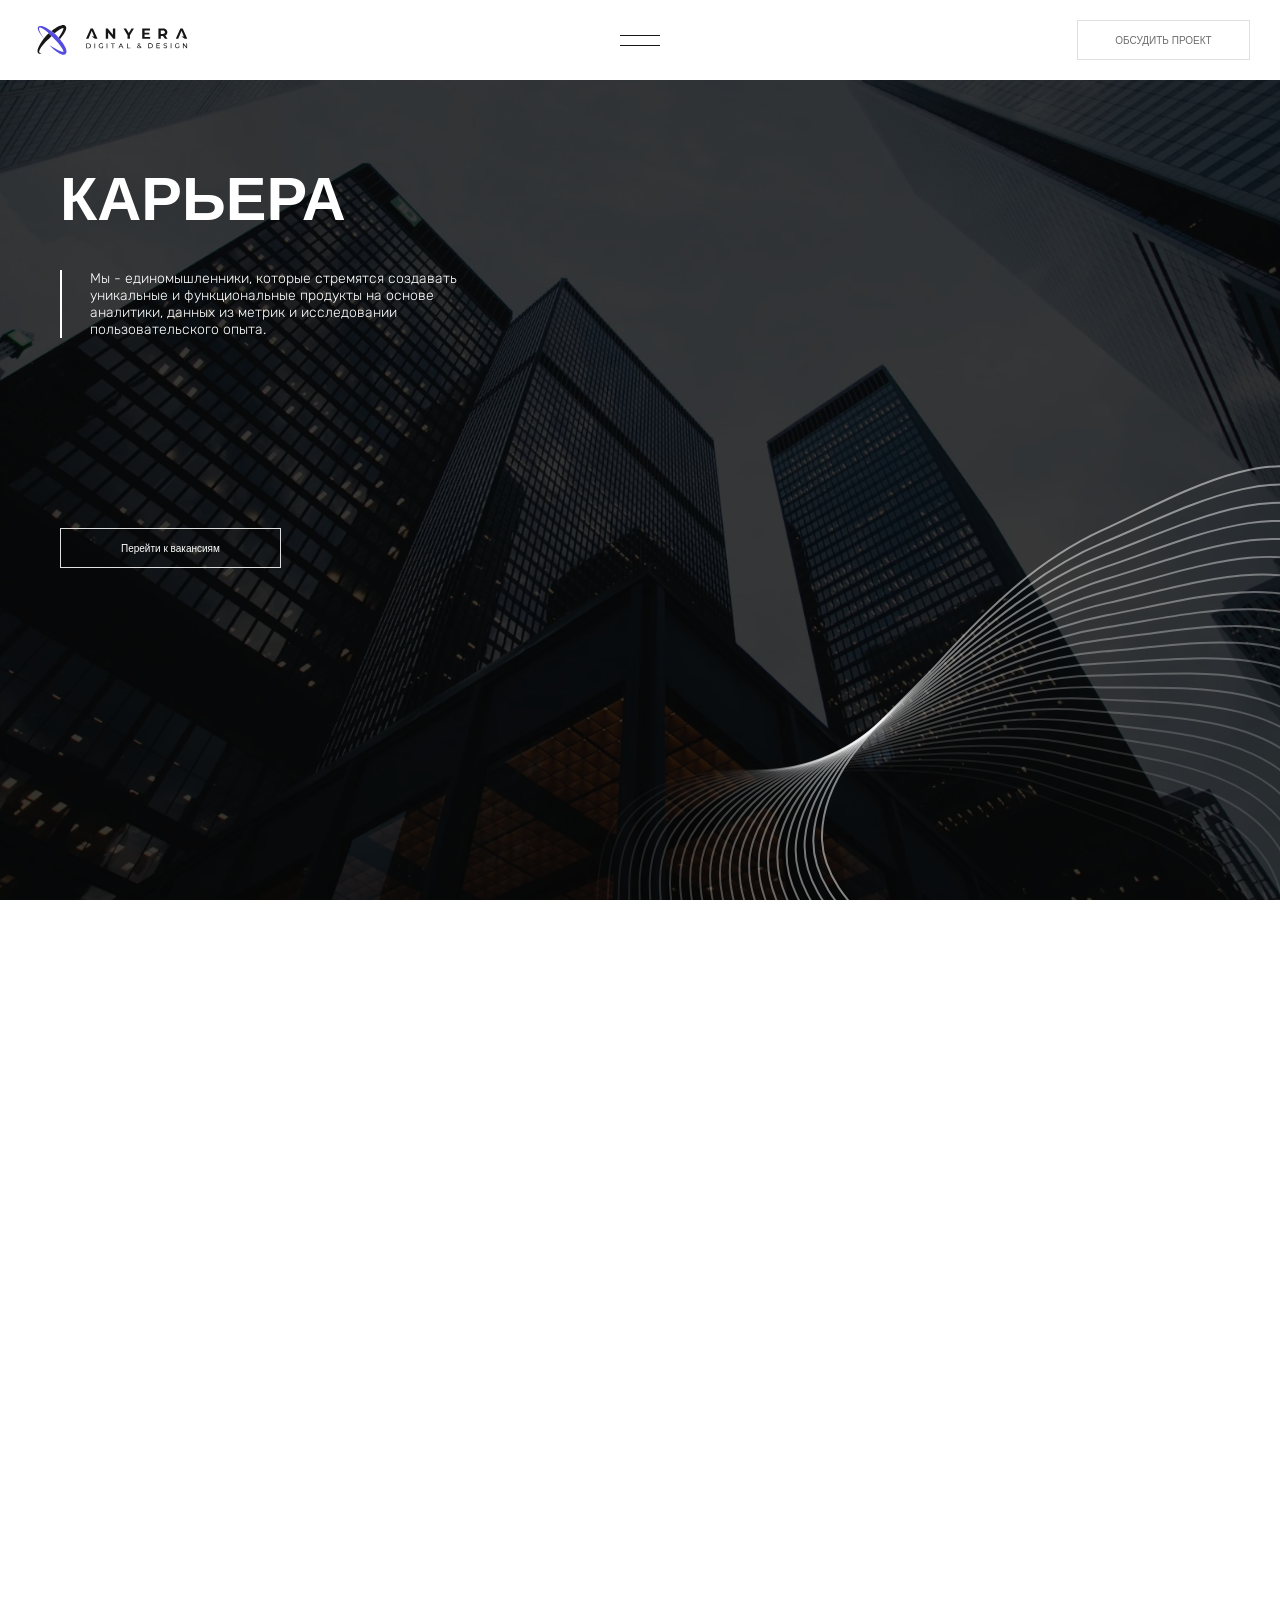
<file: career.html>
<!DOCTYPE html>
<html lang="en">
<head>
  <meta charset="UTF-8">
  <meta http-equiv="X-UA-Compatible" content="IE=edge">
  <meta name="viewport" content="width=device-width, initial-scale=1.0">
  <title>Anyera</title>
  <link rel="shortcut icon" href="img/favicon.ico" type="image/x-icon">
  <link href="img/apple-touch-icon.png" rel="apple-touch-icon" sizes="72x72">
  <link href="img/apple-touch-icon.png" rel="apple-touch-icon" sizes="76x76">
  <link href="img/apple-touch-icon.png" rel="apple-touch-icon" sizes="144x144">
  <link href="img/apple-touch-icon.png" rel="apple-touch-icon" sizes="152x152">
  <link href="img/apple-touch-icon.png" rel="apple-touch-icon" sizes="180x180">
  <link href="img/apple-touch-icon-192x192.png" rel="apple-touch-icon" sizes="192x192">
  <link href="img/apple-touch-icon.png" rel="apple-touch-icon">
  <meta name="msapplication-TileImage" content="img/apple-touch-icon.png">
  <link href="img/favicon-16x16.png" rel="icon" sizes="16x16" type="image/png">
  <link href="img/favicon-32x32.png" rel="icon" sizes="32x32" type="image/png">
  <link href="img/favicon.ico" rel="shortcut icon">
  <link href="img/site.webmanifest" rel="manifest">
  <link rel="stylesheet" href="css/swiper.min.css">
  <link rel="stylesheet" href="css/fonts.css">
  <link rel="stylesheet" href="css/reset.css">
  <link rel="stylesheet" href="css/style.css">
  <script>window.console = window.console || function(t) {};</script>
</head>
<body>
  <div class="overlay"></div>
  <!-- <div class="preloader">
    <div class="preloader__top"></div>
    <svg class="preloader__image" xmlns="http://www.w3.org/2000/svg" width="31" height="31" viewBox="0 0 31 31" fill="none">
      <path d="M2.32467 23.0762C0.852365 20.7515 0 17.9953 0 15.04C0 6.73365 6.73365 0 15.04 0C15.2501 0 15.4591 0.00430619 15.6671 0.012836L2.32467 23.0762Z" fill="currentColor"/>
      <path d="M18.8191 0.478815L29.5746 18.9199C29.9042 17.6821 30.0798 16.3816 30.0798 15.04C30.0798 8.03889 25.2962 2.15511 18.8191 0.478815Z" fill="currentColor"/>
      <path d="M26.5359 24.7384L23.4677 20.3018L19.5899 20.0344C18.4098 19.953 17.3278 19.3482 16.6402 18.3855L16.0843 17.6073C15.922 17.38 16.0395 17.0606 16.3105 16.9929L21.2899 15.7481L17.1017 7.81303L6.03521 26.986C6.02162 27.0095 6.00783 27.0329 5.9938 27.056C8.51128 28.9544 11.6444 30.0799 15.0403 30.0799C19.6509 30.0799 23.777 28.0052 26.5359 24.7384Z" fill="currentColor"/>
    </svg>
    <div class="preloader__bottom"></div>
  </div> -->
  <div class="cursor">
    <div class="cursor__block">
      <div class="cursor__wrapper">
        <div class="cursor__text cursor__text_slider">
          <p>
            <svg width="80" height="26" viewBox="0 0 80 26" fill="none" xmlns="http://www.w3.org/2000/svg">
              <path d="M0.545556 14.0454C-0.18185 13.5274 -0.181853 12.4726 0.545553 11.9546L16.9788 0.253285C17.8607 -0.374635 19.1034 0.236825 19.1034 1.29864V24.7014C19.1034 25.7632 17.8607 26.3746 16.9788 25.7467L0.545556 14.0454Z" fill="currentColor"/>
              <path d="M79.4544 14.0454C80.1819 13.5274 80.1819 12.4726 79.4544 11.9546L63.0212 0.253285C62.1393 -0.374635 60.8966 0.236825 60.8966 1.29864V24.7014C60.8966 25.7632 62.1393 26.3746 63.0212 25.7467L79.4544 14.0454Z" fill="currentColor"/>
              <path d="M45.9705 13.2336C45.9705 16.4353 43.2974 19.0308 40 19.0308C36.7026 19.0308 34.0295 16.4353 34.0295 13.2336C34.0295 10.0318 36.7026 7.43635 40 7.43635C43.2974 7.43635 45.9705 10.0318 45.9705 13.2336Z" fill="currentColor"/>
            </svg>
          </p>
        </div>
        <div class="cursor__text cursor__text_showreel"><p>ОТКРЫТЬ</p></div>
      </div>
      <div class="cursor__left"></div>
      <div class="cursor__right"></div>
    </div>
  </div>
  <header class="header">
    <div class="header__progress">
      <div class="header__progress_bar"></div>
    </div>
    <div class="container header__container">
      <div class="header__content">
        <a class="header__name" href="index.html">
          <svg width="170" height="34" viewBox="0 0 170 34" fill="none" xmlns="http://www.w3.org/2000/svg">
            <path style="--inc-step: 1;" d="M32.5327 2.84143C32.5054 2.63655 32.459 2.4347 32.394 2.23855C32.2422 1.78279 31.9952 1.36477 31.6697 1.01238C31.3284 0.668391 30.9145 0.405703 30.4586 0.243702C30.2653 0.16637 30.0642 0.110478 29.8588 0.0770211C29.675 0.0361788 29.4878 0.012729 29.2997 0.0069799C28.6734 -0.0210865 28.0462 0.0355733 27.4349 0.175434C26.4162 0.426043 25.4252 0.778606 24.4766 1.22783C22.6587 2.07275 21.0139 3.08436 19.4221 4.1598C18.4664 4.80436 17.5406 5.48172 16.6325 6.1777C16.3611 6.38576 16.0905 6.59529 15.8208 6.8063C16.9285 7.64147 19.0432 9.29587 19.2658 9.48471C19.5013 9.27784 19.7393 9.07274 19.9795 8.86941C20.5625 8.3738 21.1544 7.88795 21.7586 7.41894C23.1516 6.33729 24.6109 5.33721 26.0958 4.53572C26.788 4.14769 27.5182 3.83246 28.275 3.59504C28.5581 3.50582 28.8514 3.45309 29.1477 3.43811C29.1907 3.43584 29.2337 3.43584 29.2767 3.43811H29.3253C29.3306 3.47092 29.335 3.50372 29.3412 3.53564C29.3584 3.84621 29.3328 4.15769 29.2652 4.46125C29.0857 5.25567 28.8219 6.02847 28.4781 6.7664C27.7715 8.33745 26.8537 9.88013 25.8732 11.3927C25.3944 12.1321 24.8909 12.8618 24.3715 13.5808C24.224 13.7891 24.0712 13.9957 23.9192 14.2014C24.4731 14.8442 25.1435 15.6741 25.4783 16.089L25.3511 15.9276C25.5578 15.6971 25.7654 15.4657 25.9695 15.2316C26.6426 14.4674 27.3015 13.6854 27.9375 12.8777C29.1327 11.366 30.1997 9.75655 31.1273 8.06615C31.6223 7.15797 32.0228 6.201 32.3224 5.21042C32.4919 4.61752 32.577 4.00352 32.5751 3.38669C32.5778 3.20401 32.5636 3.02148 32.5327 2.84143ZM12.7776 9.3136C12.6699 9.40846 12.5612 9.50156 12.4526 9.59642C11.8015 10.1594 11.147 10.7197 10.5428 11.3359C9.50751 12.3928 8.59502 13.5631 7.68429 14.7325L7.40428 15.0871L7.29739 15.2263C7.26824 15.2644 7.23909 15.3008 7.20906 15.338C5.93484 16.9717 4.74859 18.6725 3.65537 20.4333C2.65808 22.0664 1.73764 23.7589 0.992102 25.5729C0.600783 26.5038 0.304813 27.4722 0.10876 28.4632C0.00501703 29.012 -0.0246941 29.5724 0.0204263 30.1291C0.0734268 30.7108 0.285428 31.4307 0.84105 31.9538C1.40815 32.4591 2.1113 32.5886 2.6625 32.5744C3.19243 32.5569 3.71727 32.4647 4.2216 32.3004C4.37795 32.2463 4.53342 32.1869 4.68888 32.1329C3.01054 31.8332 2.30386 31.4502 2.02473 30.756C1.9652 30.5981 1.92371 30.4339 1.90106 30.2666C1.90106 30.2621 1.90106 30.2568 1.90106 30.2506C1.90106 30.1868 1.90106 30.1167 1.90106 30.0414C1.93922 29.6743 2.02046 29.313 2.1431 28.965C2.4319 28.1705 2.80193 27.4081 3.24727 26.69C3.91161 25.5918 4.64756 24.5389 5.45032 23.5382C5.75066 23.1498 6.05453 22.7686 6.37077 22.3909C6.86014 21.8102 7.36276 21.2383 7.87245 20.6762C8.103 20.4236 8.33797 20.17 8.57382 19.9182C8.56807 19.9113 8.56081 19.9059 8.55262 19.9022C8.55262 19.9022 10.2548 18.0971 11.6682 16.7734C11.6743 16.7734 11.6743 16.7734 11.6796 16.7681C12.3642 16.1111 14.948 13.5684 15.857 12.6703L16.0063 12.5213C15.3711 11.8785 13.6115 10.0965 12.7776 9.31271V9.3136ZM12.5603 9.11145L12.737 9.27725C12.6716 9.21253 12.6125 9.15756 12.5603 9.11057V9.11145Z" fill="currentColor"/>
            <path style="--inc-step: 2;" d="M32.6648 28.5477C32.4184 27.5223 32.0667 26.5251 31.6152 25.5722C30.7704 23.7478 29.7589 22.0911 28.6898 20.492C27.7856 19.1519 26.8282 17.8606 25.8318 16.6012L25.7015 16.438L25.6226 16.3387C25.2866 15.9236 24.6137 15.097 24.0579 14.4505C23.2255 13.4749 22.3798 12.5179 21.5093 11.5813C20.8155 10.9528 20.1081 10.3358 19.387 9.73038C19.1628 9.54147 17.0405 7.88652 15.9298 7.05106C14.7773 6.2227 13.6187 5.41473 12.4095 4.67506C10.7747 3.641 9.05666 2.74481 7.27327 1.99574C6.34221 1.60451 5.37438 1.30739 4.38422 1.10884C3.8363 1.00525 3.277 0.975417 2.72118 1.02015C2.1361 1.07336 1.41628 1.28622 0.899458 1.84408C0.382639 2.40194 0.258532 3.11855 0.26917 3.67907C0.29105 4.20871 0.383469 4.73306 0.54398 5.23824C0.857036 6.15428 1.25968 7.03718 1.74605 7.8741C2.66533 9.53083 3.77343 11.0386 4.91256 12.5019C5.70331 13.5183 6.53039 14.5028 7.36989 15.4748L7.47716 15.3356C6.69882 14.3352 5.95063 13.3143 5.25209 12.2598C4.23585 10.7336 3.35064 9.12406 2.60594 7.44839C2.25271 6.63635 1.98905 5.78819 1.81963 4.91895C1.74449 4.53106 1.72657 4.13425 1.76644 3.74115C1.80988 3.38107 1.9393 3.13806 2.0838 3.03607C2.2283 2.93408 2.46587 2.89062 2.79919 2.91279C3.16627 2.94725 3.52772 3.02679 3.87538 3.14959C4.67038 3.44295 5.43441 3.8143 6.1563 4.25822C7.65091 5.15664 9.07548 6.24842 10.4469 7.39518C11.2004 8.03108 11.9344 8.68827 12.6551 9.35611C12.7074 9.40311 12.7668 9.4581 12.8324 9.52196L12.8714 9.55832C13.7056 10.3423 15.4741 12.1241 16.1115 12.768C16.1567 12.8159 16.2196 12.8798 16.295 12.9587C16.3269 12.9924 16.3446 13.0092 16.3446 13.0092C17.474 14.1746 21.1946 17.9661 21.1946 17.9661C21.7806 18.5107 22.7025 19.575 22.7247 19.6149V19.6211C23.6608 20.6694 24.5685 21.7354 25.4249 22.8379C26.5064 24.2427 27.5117 25.7061 28.3121 27.1978C28.6956 27.8959 29.0112 28.6292 29.2545 29.3876C29.3372 29.6736 29.3892 29.9677 29.4096 30.2647C29.4145 30.3082 29.4127 30.3522 29.4043 30.3951V30.4474C29.3777 30.4528 29.3458 30.4528 29.3156 30.459C29.0054 30.4791 28.6939 30.4555 28.3902 30.3889C28.1863 30.3454 27.9806 30.2913 27.7696 30.2275C27.7371 30.224 27.7049 30.2186 27.673 30.2115C24.7476 29.5127 17.5981 25.1101 13.4574 22.6028C16.1035 25.589 19.6796 28.828 21.7673 30.3774C22.7335 31.0577 23.7374 31.6828 24.7742 32.2496C25.682 32.7518 26.6414 33.1541 27.6358 33.4496C28.2265 33.6218 28.8386 33.7093 29.4539 33.7095C29.6378 33.7072 29.8213 33.6909 30.0027 33.6607C30.208 33.6381 30.4098 33.5907 30.6037 33.5197C31.0643 33.3748 31.4857 33.1267 31.8359 32.7942C32.1783 32.452 32.4408 32.0383 32.6045 31.5827C32.6776 31.3856 32.7337 31.1827 32.772 30.976C32.8082 30.7912 32.8295 30.6038 32.8359 30.4155C32.8667 29.788 32.8092 29.1592 32.6648 28.5477Z" fill="currentColor"/>
            <path style="--inc-step: 3;" d="M60.1681 4L55 15.6628H57.7497L61.4762 6.65093L64.1284 13.0912H61.5012L65.1869 15.6628H68.0034L62.8185 4H60.1681Z" fill="currentColor"/>
            <path style="--inc-step: 4;" d="M85.4384 11.0757L79.6253 4H77.3867V15.6628H80.0594V8.58431L85.8894 15.6628H88.1111V4H85.4384V11.0757Z" fill="currentColor"/>
            <path style="--inc-step: 5;" d="M106.632 4L103.497 9.17776L100.374 4H97.4961L102.031 11.5058V15.6628H104.741V11.5338L109.293 4H106.632Z" fill="currentColor"/>
            <path style="--inc-step: 6;" d="M121.344 10.7976H126.729V8.69908H121.344V6.16665H127.442V4H118.676V15.6628H127.657V13.4971H121.344V10.7976Z" fill="currentColor"/>
            <path style="--inc-step: 7;" d="M144.784 11.913C145.496 11.6156 146.105 11.1141 146.532 10.4715C146.943 9.84446 147.148 9.09804 147.149 8.23219C147.149 7.35453 146.943 6.59909 146.532 5.96588C146.105 5.31888 145.497 4.81202 144.784 4.5085C144.03 4.17012 143.131 4.00062 142.087 4H137.042V15.6628H139.74V12.4103H142.087H142.212L144.45 15.6609H147.364L144.76 11.9223L144.784 11.913ZM143.802 6.73189C144.213 7.08706 144.418 7.58686 144.418 8.23126C144.418 8.86385 144.213 9.36147 143.802 9.7241C143.392 10.0867 142.77 10.2671 141.937 10.2653H139.74V6.19634H141.937C142.77 6.19634 143.392 6.37424 143.802 6.73003V6.73189Z" fill="currentColor"/>
            <path style="--inc-step: 8;" d="M164.567 4H161.916L156.748 15.6628H159.499L163.224 6.65093L165.876 13.0912H163.25L166.936 15.6628H169.751L164.567 4Z" fill="currentColor"/>
            <path style="--inc-step: 9;" d="M55.2676 26.3851V20.9304H57.5666C58.0997 20.9197 58.6275 21.0374 59.1056 21.2735C59.5344 21.489 59.8936 21.8213 60.1418 22.232C60.3845 22.6683 60.5118 23.1592 60.5118 23.6584C60.5118 24.1576 60.3845 24.6485 60.1418 25.0847C59.8938 25.4946 59.5345 25.8256 59.1056 26.0392C58.6278 26.276 58.0998 26.3937 57.5666 26.3824L55.2676 26.3851ZM56.0464 25.7081H57.521C57.9271 25.7184 58.3296 25.6301 58.694 25.4507C59.0137 25.289 59.2799 25.0386 59.4608 24.7295C59.64 24.4004 59.7339 24.0317 59.7339 23.657C59.7339 23.2824 59.64 22.9137 59.4608 22.5846C59.2787 22.2774 59.0127 22.0286 58.694 21.8674C58.3287 21.6896 57.9258 21.6031 57.5197 21.6154H56.0451L56.0464 25.7081Z" fill="currentColor"/>
            <path style="--inc-step: 9;" d="M64.5342 26.3844V20.9297H65.313V26.3844H64.5342Z" fill="currentColor"/>
            <path style="--inc-step: 10;" d="M72.2413 26.3816C71.8448 26.3855 71.4511 26.3155 71.0803 26.1752C70.7394 26.0452 70.4284 25.8476 70.166 25.5941C69.9036 25.3407 69.6952 25.0367 69.5534 24.7006C69.2621 23.9865 69.2621 23.1867 69.5534 22.4726C69.6956 22.1395 69.9035 21.8386 70.1647 21.5878C70.431 21.3339 70.7449 21.1353 71.0884 21.0033C71.8484 20.7255 72.6823 20.7255 73.4424 21.0033C73.7924 21.1378 74.105 21.3543 74.354 21.6347L73.87 22.1173C73.6627 21.9097 73.4149 21.7468 73.1421 21.6388C72.8695 21.535 72.5799 21.4832 72.2882 21.4859C71.9913 21.4834 71.6967 21.5366 71.4195 21.6428C71.1627 21.7429 70.9284 21.8933 70.7305 22.0852C70.5341 22.2741 70.3801 22.5026 70.2787 22.7554C70.066 23.291 70.066 23.8875 70.2787 24.4231C70.3812 24.6754 70.5351 24.9036 70.7305 25.0934C70.9283 25.2847 71.1626 25.4343 71.4195 25.5331C71.6953 25.6391 71.9887 25.6918 72.2842 25.6886C72.5689 25.6905 72.852 25.6452 73.122 25.5545C73.3998 25.4577 73.6535 25.3022 73.866 25.0987L74.3111 25.6899C74.0328 25.9234 73.7112 26.0997 73.3646 26.2087C73.0016 26.3251 72.6225 26.3835 72.2413 26.3816ZM73.559 25.5867V23.5598H74.307V25.6859L73.559 25.5867Z" fill="currentColor"/>
            <path style="--inc-step: 10;" d="M78.375 26.3844V20.9297H79.1498V26.3844H78.375Z" fill="currentColor"/>
            <path style="--inc-step: 11;" d="M85.0419 26.3777V21.608H83.1719V20.9297H87.6842V21.608H85.8074V26.3844L85.0419 26.3777Z" fill="currentColor"/>
            <path style="--inc-step: 11;" d="M91.7061 26.3844L94.1767 20.9297H94.9475L97.4262 26.3844H96.6085L94.4019 21.3667H94.7143L92.5104 26.3844H91.7061ZM92.7584 25.021L92.9689 24.3977H96.0387L96.2653 25.021H92.7584Z" fill="currentColor"/>
            <path style="--inc-step: 12;" d="M101.448 26.3844V20.9297H102.228V25.7074H105.178V26.3844H101.448Z" fill="currentColor"/>
            <path style="--inc-step: 12;" d="M114.821 26.3587C114.485 26.3647 114.152 26.3036 113.84 26.1791C113.574 26.0747 113.34 25.9028 113.162 25.6804C112.996 25.4696 112.908 25.2084 112.912 24.9404C112.91 24.7068 112.966 24.4764 113.076 24.2702C113.208 24.0409 113.386 23.8407 113.597 23.6817C113.891 23.4571 114.205 23.2601 114.536 23.0932C114.792 22.9626 115.04 22.8171 115.28 22.6575C115.428 22.5632 115.557 22.4428 115.662 22.3022C115.735 22.1959 115.775 22.0696 115.774 21.9403C115.777 21.8589 115.761 21.778 115.729 21.7032C115.697 21.6285 115.649 21.5616 115.588 21.5073C115.436 21.3871 115.245 21.3274 115.052 21.3397C114.845 21.3276 114.641 21.3931 114.479 21.5234C114.412 21.5832 114.358 21.6572 114.322 21.7402C114.287 21.8232 114.27 21.913 114.273 22.0033C114.273 22.1003 114.29 22.1965 114.324 22.2875C114.369 22.398 114.433 22.5004 114.512 22.5904C114.635 22.7389 114.766 22.8807 114.904 23.0154L117.788 25.8828L117.368 26.3815L114.306 23.3345C114.151 23.184 114.007 23.0213 113.877 22.8478C113.781 22.721 113.705 22.5805 113.651 22.4309C113.605 22.2982 113.581 22.1586 113.581 22.018C113.576 21.7903 113.64 21.5664 113.765 21.3759C113.891 21.1863 114.069 21.0373 114.278 20.9469C114.523 20.8409 114.787 20.7892 115.053 20.7954C115.299 20.7894 115.543 20.8351 115.77 20.9295C115.967 21.0104 116.134 21.1499 116.248 21.3291C116.363 21.5083 116.419 21.7185 116.41 21.9309C116.411 22.1333 116.359 22.3323 116.257 22.5073C116.132 22.7106 115.966 22.8859 115.77 23.0221C115.485 23.2258 115.182 23.4052 114.867 23.5583C114.61 23.6857 114.365 23.8355 114.135 24.0061C113.983 24.1164 113.855 24.2553 113.757 24.4149C113.681 24.551 113.642 24.7043 113.643 24.86C113.641 25.0249 113.695 25.1856 113.796 25.3158C113.907 25.4561 114.056 25.5625 114.225 25.6228C114.43 25.7 114.648 25.7373 114.867 25.7327C115.194 25.7371 115.516 25.6592 115.805 25.5061C116.096 25.3464 116.339 25.1123 116.51 24.8278C116.717 24.4831 116.858 24.1031 116.927 23.7071L117.528 23.9015C117.443 24.3778 117.26 24.8314 116.992 25.234C116.752 25.5848 116.43 25.8712 116.053 26.0678C115.672 26.2624 115.249 26.3622 114.821 26.3587Z" fill="currentColor"/>
            <path style="--inc-step: 13;" d="M125.514 26.2503V20.7956H127.813C128.346 20.7849 128.874 20.9026 129.352 21.1388C129.782 21.3534 130.144 21.6858 130.393 22.0973C130.636 22.5335 130.763 23.0244 130.763 23.5236C130.763 24.0228 130.636 24.5137 130.393 24.95C130.146 25.3609 129.786 25.6928 129.357 25.9071C128.879 26.1439 128.351 26.2616 127.818 26.2503H125.514ZM126.293 25.5733H127.767C128.173 25.5837 128.576 25.4953 128.94 25.3159C129.26 25.1543 129.526 24.9039 129.707 24.5947C129.886 24.2656 129.98 23.8969 129.98 23.5223C129.98 23.1476 129.886 22.7789 129.707 22.4498C129.525 22.1427 129.259 21.8939 128.94 21.7326C128.575 21.5549 128.172 21.4684 127.766 21.4806H126.291L126.293 25.5733Z" fill="currentColor"/>
            <path style="--inc-step: 13;" d="M135.563 25.5726H138.743V26.2496H134.784V20.7949H138.634V21.4799H135.563V25.5726ZM135.493 23.1489H138.298V23.8112H135.493V23.1489Z" fill="currentColor"/>
            <path style="--inc-step: 14;" d="M144.854 26.2432C144.449 26.2448 144.047 26.18 143.662 26.0515C143.332 25.9517 143.026 25.7831 142.766 25.5569L143.054 24.9496C143.289 25.1474 143.558 25.3005 143.849 25.4014C144.17 25.5209 144.511 25.5817 144.854 25.581C145.116 25.5896 145.376 25.5524 145.625 25.4711C145.797 25.417 145.949 25.3129 146.062 25.1721C146.153 25.0463 146.2 24.8942 146.196 24.7391C146.2 24.6552 146.185 24.5714 146.154 24.4935C146.122 24.4156 146.075 24.3453 146.014 24.2874C145.876 24.1637 145.714 24.0693 145.538 24.0099C145.328 23.936 145.113 23.8751 144.896 23.8276C144.661 23.7753 144.427 23.7149 144.191 23.6439C143.966 23.5788 143.748 23.4888 143.543 23.3758C143.352 23.2697 143.191 23.1182 143.073 22.9347C142.945 22.72 142.882 22.4726 142.893 22.2229C142.891 21.9482 142.968 21.6786 143.116 21.4467C143.283 21.1939 143.521 20.9962 143.801 20.8783C144.174 20.7228 144.577 20.6496 144.982 20.6639C145.298 20.6644 145.614 20.7063 145.92 20.7885C146.209 20.8613 146.483 20.9823 146.731 21.1465L146.474 21.7698C146.247 21.618 145.997 21.5035 145.734 21.4307C145.487 21.3628 145.233 21.3277 144.978 21.3261C144.72 21.318 144.464 21.3575 144.221 21.4427C144.05 21.502 143.899 21.6107 143.788 21.7551C143.699 21.8825 143.652 22.035 143.654 22.1907C143.65 22.276 143.664 22.3611 143.696 22.4404C143.727 22.5197 143.775 22.5914 143.837 22.6506C143.975 22.772 144.137 22.8633 144.313 22.9187C144.523 22.9907 144.738 23.0516 144.955 23.101C145.189 23.1559 145.424 23.2163 145.66 23.2846C145.885 23.3485 146.103 23.4385 146.307 23.5527C146.497 23.6581 146.659 23.8081 146.778 23.9898C146.905 24.2008 146.968 24.4446 146.958 24.6909C146.958 24.9633 146.88 25.2302 146.732 25.459C146.56 25.7125 146.317 25.9101 146.034 26.0274C145.66 26.1818 145.258 26.2553 144.854 26.2432Z" fill="currentColor"/>
            <path style="--inc-step: 14;" d="M150.979 26.2496V20.7949H151.759V26.2496H150.979Z" fill="currentColor"/>
            <path style="--inc-step: 15;" d="M158.688 26.2471C158.291 26.2511 157.897 26.1811 157.527 26.0407C157.186 25.9107 156.875 25.7131 156.612 25.4596C156.35 25.2062 156.141 24.9022 156 24.566C155.708 23.8519 155.708 23.0521 156 22.338C156.141 22.0047 156.349 21.7037 156.611 21.4533C156.877 21.1988 157.191 21.0001 157.535 20.8688C157.907 20.7274 158.304 20.6574 158.702 20.6624C159.107 20.6573 159.509 20.7288 159.887 20.8728C160.237 21.0073 160.55 21.2238 160.799 21.5042L160.316 21.9868C160.109 21.7788 159.86 21.6159 159.587 21.5082C159.032 21.3018 158.421 21.3018 157.866 21.5082C157.608 21.6059 157.372 21.754 157.171 21.9439C156.975 22.1332 156.822 22.3616 156.72 22.6142C156.507 23.1497 156.507 23.7463 156.72 24.2818C156.823 24.5339 156.976 24.762 157.171 24.9521C157.37 25.1435 157.604 25.2931 157.862 25.3918C158.137 25.4981 158.431 25.5509 158.726 25.5473C159.011 25.5492 159.294 25.5039 159.564 25.4133C159.842 25.3158 160.095 25.1605 160.308 24.9575L160.752 25.5487C160.474 25.7824 160.152 25.9588 159.806 26.0675C159.445 26.1858 159.067 26.2464 158.688 26.2471ZM160.004 25.4521V23.4252H160.752V25.5513L160.004 25.4521Z" fill="currentColor"/>
            <path style="--inc-step: 15;" d="M164.82 26.2496V20.7949H165.46L169.067 25.2764H168.732V20.7949H169.511V26.2496H168.878L165.259 21.7695H165.594V26.2496H164.82Z" fill="currentColor"/>
          </svg>
        </a>
        <button class="header__burger" aria-label="Открыть меню">
          <span></span>
          <span></span>
          <span></span>
          <span></span>
        </button>
        <div class="header__right">
          <div class="header__links">
            <a class="header__link text text__middle" href="team.html"><span class="text__rotate">Команда</span></a>
            <a class="header__link text text__middle" href="projects.html"><span class="text__rotate">Проекты</span></a>
          </div>
          <div class="header__buttons">
            <button class="btn button__project">
              <span class="button__text">ОБСУДИТЬ ПРОЕКТ</span>
              <span class="button__hover"></span>
            </button>
            <a href="briefing.html" class="btn button__briefing">
              <span class="button__text">БРИФИНГ</span>
              <span class="button__hover"></span>
            </a>
            <!-- <a href="briefing.html" class="btn button__feedback">
              <span class="button__text">КАЛЬКУЛЯТОР</span>
              <span class="button__hover"></span>
            </a> -->
            <div class="header__consultation_burger_flex">
              <button class="header__consultation_burger" aria-label="Закрыть меню">
                <svg width="23" height="22" viewBox="0 0 23 22" fill="none" xmlns="http://www.w3.org/2000/svg">
                  <path d="M1 21.3241L21.3241 1M1.42335 1L21.7475 21.3241" stroke="currentColor"/>
                </svg>
              </button>
            </div>
          </div>
        </div>
      </div>
    </div>
  </header>
  <main class="main" data-scroll-container>
    <section class="top" data-scroll-section id="top"></section>
    <section class="career_top" data-scroll-section>
      <div class="career_top__image">
        <img src="img/main/career.webp" alt="">
        <svg width="2142" height="1999" viewBox="0 0 2142 1999" fill="none" xmlns="http://www.w3.org/2000/svg">
          <path fill-rule="evenodd" clip-rule="evenodd" d="M1286.84 167.174C1401.18 114.84 1537.2 30.2569 1648.17 89.4147C1763.09 150.684 1736.49 327.11 1800.05 440.784C1849.65 529.502 1969.97 579.062 1978.56 680.342C1987.15 781.567 1864.88 847.171 1842.95 946.364C1809.47 1097.74 1949.08 1316.94 1819.09 1401.43C1692.14 1483.94 1558.89 1250.45 1409.11 1228.34C1284.31 1209.92 1138.47 1369.31 1042.98 1286.88C943.301 1200.83 1064.05 1026.97 1028.84 900.083C999.998 796.165 859.163 739.002 861.011 631.172C862.856 523.5 965.13 448.062 1037.94 368.722C1111.62 288.443 1187.76 212.523 1286.84 167.174Z" stroke="white" stroke-opacity="0.5" stroke-width="3"/>
          <path opacity="0.95875" fill-rule="evenodd" clip-rule="evenodd" d="M1289.81 185.467C1405.9 137.154 1544.8 57.3702 1653.63 120.364C1766.34 185.607 1733.6 360.998 1793.15 476.82C1839.63 567.216 1958.14 620.944 1963.2 722.462C1968.25 823.926 1843.77 885.223 1818.38 983.589C1779.64 1133.71 1911.52 1357.64 1778.66 1437.54C1648.9 1515.57 1523.89 1277.58 1374.96 1250.25C1250.89 1227.49 1099.58 1381.69 1007.02 1295.98C910.403 1206.5 1037.15 1036.96 1006.38 908.924C981.189 804.063 842.434 742.02 848.044 634.321C853.646 526.778 958.491 454.956 1034.03 378.205C1110.46 300.546 1189.21 227.33 1289.81 185.467Z" stroke="white" stroke-opacity="0.5" stroke-width="3"/>
          <path opacity="0.9175" fill-rule="evenodd" clip-rule="evenodd" d="M1292.13 203.851C1409.85 159.62 1551.44 84.732 1658.01 151.486C1768.38 220.622 1729.54 394.764 1785.01 512.594C1828.3 604.556 1944.87 662.388 1946.38 764.021C1947.88 865.599 1821.34 922.514 1792.54 1019.93C1748.58 1168.61 1872.56 1397.01 1736.99 1472.23C1604.6 1545.68 1487.96 1303.46 1340.08 1270.96C1216.88 1243.88 1060.27 1392.7 970.767 1303.82C877.33 1211.02 1009.91 1046.01 983.637 916.977C962.117 811.301 825.612 744.453 834.978 637.015C844.329 529.733 951.617 461.613 1029.79 387.546C1108.88 312.601 1190.14 242.178 1292.13 203.851Z" stroke="white" stroke-opacity="0.5" stroke-width="3"/>
          <path opacity="0.87625" fill-rule="evenodd" clip-rule="evenodd" d="M1293.82 222.306C1413 182.21 1557.13 112.309 1661.3 182.741C1769.19 255.687 1724.29 428.368 1775.62 548.062C1815.68 641.479 1930.15 703.344 1928.11 804.967C1926.08 906.536 1797.62 959 1765.44 1055.36C1716.32 1202.41 1832.25 1434.99 1694.14 1505.43C1559.26 1574.22 1451.15 1328.08 1304.5 1290.44C1182.31 1259.08 1020.61 1402.34 934.26 1310.38C844.119 1214.39 982.382 1054.11 960.624 924.231C942.805 817.868 808.716 746.297 821.825 639.251C834.915 532.361 944.514 468.027 1025.22 396.733C1106.89 324.595 1190.55 257.05 1293.82 222.306Z" stroke="white" stroke-opacity="0.5" stroke-width="3"/>
          <path opacity="0.835" fill-rule="evenodd" clip-rule="evenodd" d="M1294.86 240.808C1415.37 204.896 1561.85 140.068 1663.5 214.093C1768.77 290.759 1717.88 461.768 1765 583.18C1801.77 677.939 1914.02 743.761 1908.43 845.251C1902.85 946.687 1772.64 994.636 1737.12 1089.81C1682.9 1235.06 1790.64 1471.55 1650.16 1537.12C1512.96 1601.16 1413.5 1351.4 1268.25 1308.66C1147.24 1273.06 980.635 1410.59 897.547 1315.68C810.811 1216.59 954.583 1061.23 937.371 930.678C923.275 823.757 791.765 747.55 808.602 641.027C825.415 534.659 937.193 474.189 1020.34 405.755C1104.47 336.511 1190.44 271.927 1294.86 240.808Z" stroke="white" stroke-opacity="0.5" stroke-width="3"/>
          <path opacity="0.79375" fill-rule="evenodd" clip-rule="evenodd" d="M1295.26 259.336C1416.95 227.651 1565.59 167.974 1664.6 245.502C1767.14 325.796 1710.31 494.924 1753.16 617.907C1786.6 713.891 1896.48 783.59 1887.36 884.824C1878.24 986.003 1746.44 1029.38 1707.61 1123.25C1648.36 1266.52 1747.78 1506.63 1605.09 1567.26C1465.75 1626.47 1375.07 1373.39 1231.4 1325.61C1111.7 1285.8 940.397 1417.44 860.672 1319.68C777.446 1217.63 926.553 1067.38 913.907 936.309C903.551 828.961 774.782 748.211 795.326 642.34C815.84 536.624 929.66 480.092 1015.15 414.601C1101.64 348.335 1189.81 286.791 1295.26 259.336Z" stroke="white" stroke-opacity="0.5" stroke-width="3"/>
          <path opacity="0.7525" fill-rule="evenodd" clip-rule="evenodd" d="M1295 277.866C1417.73 250.447 1568.37 195.994 1664.6 276.93C1764.28 360.753 1701.58 527.795 1740.11 652.199C1770.19 749.292 1877.57 822.783 1864.92 923.637C1852.27 1024.44 1719.04 1063.19 1676.96 1155.65C1612.74 1296.76 1703.72 1540.19 1559.01 1595.81C1417.68 1650.12 1335.89 1394.03 1193.97 1341.26C1075.73 1297.3 899.943 1422.88 823.679 1322.4C744.065 1217.51 898.325 1072.55 890.262 941.117C883.658 833.474 757.785 748.279 782.012 643.19C806.203 538.254 921.927 485.729 1009.64 423.261C1098.4 360.054 1188.66 301.624 1295 277.866Z" stroke="white" stroke-opacity="0.5" stroke-width="3"/>
          <path opacity="0.71125" fill-rule="evenodd" clip-rule="evenodd" d="M1294.11 296.376C1417.71 273.257 1570.16 224.094 1663.51 308.339C1760.2 395.59 1691.71 560.342 1725.88 686.015C1752.55 784.098 1857.3 861.293 1841.14 961.643C1824.98 1061.94 1690.47 1096.02 1645.19 1186.95C1576.09 1325.74 1658.52 1572.2 1511.95 1622.73C1368.81 1672.08 1296.01 1413.29 1156.02 1355.6C1039.39 1307.54 859.325 1426.91 786.613 1323.82C710.709 1216.22 869.933 1076.74 866.462 945.098C863.619 837.29 740.796 747.753 768.676 643.574C796.514 539.546 914.001 491.092 1003.85 431.723C1094.75 371.652 1187 316.409 1294.11 296.376Z" stroke="white" stroke-opacity="0.5" stroke-width="3"/>
          <path opacity="0.67" fill-rule="evenodd" clip-rule="evenodd" d="M1292.56 314.843C1416.9 296.052 1570.97 252.24 1661.33 339.691C1754.91 430.263 1680.71 592.525 1710.47 719.313C1733.7 818.267 1835.7 899.071 1816.04 998.796C1796.4 1098.47 1660.78 1127.83 1612.35 1217.13C1538.45 1353.42 1612.23 1602.61 1463.99 1647.99C1319.21 1692.31 1255.48 1431.14 1117.6 1368.6C1002.71 1316.5 818.591 1429.51 749.521 1323.95C677.419 1213.76 841.413 1079.92 842.539 948.245C843.46 840.403 723.836 746.635 755.335 643.492C786.787 540.5 905.893 496.175 997.755 439.978C1090.7 383.116 1184.82 331.126 1292.56 314.843Z" stroke="white" stroke-opacity="0.5" stroke-width="3"/>
          <path opacity="0.62875" fill-rule="evenodd" clip-rule="evenodd" d="M1290.37 333.245C1415.29 318.805 1570.8 280.396 1658.05 370.948C1748.41 464.731 1668.6 624.304 1693.92 752.054C1713.68 851.758 1812.79 936.072 1789.66 1035.05C1766.55 1133.98 1630 1158.59 1578.48 1246.14C1499.86 1379.77 1564.91 1631.38 1415.17 1671.56C1268.94 1710.81 1214.36 1447.57 1078.74 1380.26C965.745 1324.18 777.79 1430.69 712.447 1322.79C644.234 1210.15 812.8 1082.12 818.52 950.556C823.204 842.812 706.926 744.926 742.005 642.945C777.032 541.113 897.612 500.972 991.38 448.015C1086.26 394.432 1182.13 345.758 1290.37 333.245Z" stroke="white" stroke-opacity="0.5" stroke-width="3"/>
          <path opacity="0.5875" fill-rule="evenodd" clip-rule="evenodd" d="M1287.55 351.56C1412.89 341.488 1569.64 308.529 1653.68 402.071C1740.71 498.951 1655.38 655.641 1676.23 784.197C1692.49 884.53 1788.6 972.251 1762.04 1070.36C1735.49 1168.42 1598.16 1188.25 1543.62 1273.96C1460.38 1404.76 1516.61 1658.48 1365.56 1693.42C1218.04 1727.53 1172.69 1462.55 1039.5 1390.55C928.531 1330.56 736.974 1430.45 675.436 1320.33C611.195 1205.38 784.127 1083.31 794.435 952.027C802.876 844.512 690.085 742.628 728.702 641.933C767.262 541.385 889.169 505.477 984.728 455.825C1081.42 405.586 1178.93 360.287 1287.55 351.56Z" stroke="white" stroke-opacity="0.5" stroke-width="3"/>
          <path opacity="0.54625" fill-rule="evenodd" clip-rule="evenodd" d="M1284.08 369.764C1409.7 364.073 1567.5 336.605 1648.23 433.023C1731.83 532.881 1641.08 686.498 1657.42 815.702C1670.18 916.542 1763.17 1007.56 1733.2 1104.69C1703.24 1201.76 1565.3 1216.79 1507.8 1300.54C1420.06 1428.35 1467.39 1683.89 1315.21 1713.53C1166.6 1742.47 1130.52 1476.07 999.924 1399.46C891.117 1335.64 696.191 1428.78 638.533 1316.58C578.343 1199.46 755.43 1083.5 770.313 952.656C782.502 845.502 673.335 739.743 715.442 640.458C757.488 541.317 880.574 509.685 977.808 463.398C1076.19 416.564 1175.23 374.696 1284.08 369.764Z" stroke="white" stroke-opacity="0.5" stroke-width="3"/>
          <path opacity="0.505" fill-rule="evenodd" clip-rule="evenodd" d="M1279.98 387.837C1405.72 386.533 1564.39 364.589 1641.7 463.765C1721.76 566.48 1625.71 716.836 1637.53 846.533C1646.76 947.757 1736.52 1041.97 1703.18 1137.99C1669.85 1233.96 1531.47 1244.16 1471.09 1325.85C1378.93 1450.53 1417.32 1707.56 1264.2 1731.87C1114.66 1755.61 1087.9 1488.11 960.062 1406.99C853.549 1339.41 655.49 1425.69 601.783 1311.55C545.718 1192.4 726.744 1082.69 746.184 952.444C762.105 845.78 656.696 736.276 702.242 638.52C747.722 540.907 871.838 513.59 970.627 470.725C1070.58 427.353 1171.02 388.967 1279.98 387.837Z" stroke="white" stroke-opacity="0.5" stroke-width="3"/>
          <path opacity="0.46375" fill-rule="evenodd" clip-rule="evenodd" d="M1275.25 405.755C1400.96 408.84 1560.3 392.448 1634.1 494.261C1710.53 599.708 1609.29 746.62 1616.58 876.65C1622.27 978.135 1708.69 1075.42 1672.01 1170.22C1635.36 1264.96 1496.71 1270.33 1433.51 1349.87C1337.06 1471.25 1366.45 1729.46 1212.57 1748.42C1062.3 1766.93 1044.9 1498.66 919.961 1413.12C815.872 1341.86 614.923 1421.18 565.232 1305.24C513.359 1184.2 698.103 1080.87 722.077 951.389C741.711 845.346 640.188 732.23 689.118 636.123C737.977 540.157 862.97 517.188 963.195 477.796C1064.61 437.939 1166.32 403.082 1275.25 405.755Z" stroke="white" stroke-opacity="0.5" stroke-width="3"/>
          <path opacity="0.4225" fill-rule="evenodd" clip-rule="evenodd" d="M1269.9 423.498C1395.43 430.968 1555.24 420.147 1625.44 524.474C1698.15 632.524 1591.84 775.813 1594.59 906.018C1596.74 1007.64 1679.7 1107.88 1639.74 1201.34C1599.8 1294.75 1461.05 1295.28 1395.11 1372.56C1294.48 1490.5 1314.85 1749.58 1160.4 1763.15C1009.58 1776.41 1001.54 1507.69 879.671 1417.85C778.132 1343 574.537 1415.26 528.923 1297.65C481.306 1174.88 669.544 1078.06 698.022 949.494C721.345 844.2 623.831 727.61 676.085 633.27C728.264 539.067 853.983 520.474 955.521 484.605C1058.26 448.311 1161.13 417.025 1269.9 423.498Z" stroke="white" stroke-opacity="0.5" stroke-width="3"/>
          <path opacity="0.38125" fill-rule="evenodd" clip-rule="evenodd" d="M1263.94 441.043C1389.12 452.89 1549.22 447.652 1615.74 554.365C1684.63 664.887 1573.38 804.379 1571.59 934.601C1570.18 1036.24 1649.6 1139.31 1606.4 1231.32C1563.23 1323.28 1424.54 1318.96 1355.95 1393.89C1251.26 1508.25 1262.57 1767.89 1107.75 1776.06C956.556 1784.04 957.904 1515.21 839.241 1421.17C740.375 1342.83 534.383 1407.94 492.901 1288.81C449.598 1164.44 641.1 1074.26 674.048 946.76C701.031 842.345 607.645 722.422 663.16 629.963C718.595 537.639 844.886 523.445 947.614 491.141C1051.56 458.455 1155.46 430.778 1263.94 441.043Z" stroke="white" stroke-opacity="0.5" stroke-width="3"/>
          <path opacity="0.34" fill-rule="evenodd" clip-rule="evenodd" d="M1257.36 458.369C1382.06 474.578 1542.24 474.93 1604.99 583.9C1669.98 696.759 1553.94 832.283 1547.6 962.363C1542.65 1063.89 1618.42 1169.67 1572.04 1260.12C1525.68 1350.51 1387.23 1341.36 1316.06 1413.85C1207.45 1524.49 1209.69 1784.36 1054.68 1787.12C903.298 1789.82 914.028 1521.2 798.719 1423.08C702.648 1341.33 494.508 1399.21 457.209 1278.71C418.273 1152.91 612.806 1069.46 650.183 943.191C680.794 839.781 591.65 716.673 650.359 626.207C708.981 535.874 835.691 526.096 939.484 497.397C1044.51 468.358 1149.31 444.324 1257.36 458.369Z" stroke="white" stroke-opacity="0.5" stroke-width="3"/>
          <path opacity="0.29875" fill-rule="evenodd" clip-rule="evenodd" d="M1250.19 475.455C1374.24 496.006 1534.31 501.948 1593.22 613.042C1654.24 728.1 1533.53 859.492 1522.66 989.272C1514.17 1090.56 1586.2 1198.93 1536.69 1287.7C1487.21 1376.42 1349.16 1362.44 1275.5 1432.4C1163.1 1539.18 1156.27 1798.97 1001.26 1796.33C849.872 1793.74 869.969 1525.66 758.155 1423.57C664.996 1338.52 454.963 1389.1 421.892 1267.37C387.37 1140.29 584.696 1063.68 626.458 938.792C660.659 836.513 575.866 710.369 637.696 622.007C699.435 533.775 826.409 528.425 931.14 503.366C1037.11 478.01 1142.69 457.648 1250.19 475.455Z" stroke="white" stroke-opacity="0.5" stroke-width="3"/>
          <path opacity="0.2575" fill-rule="evenodd" clip-rule="evenodd" d="M1242.42 492.281C1365.68 517.148 1525.45 528.674 1580.45 641.755C1637.41 758.873 1512.19 885.972 1496.79 1015.29C1484.78 1116.22 1552.98 1227.04 1500.4 1314.03C1447.85 1400.97 1310.38 1382.18 1234.33 1449.53C1118.26 1552.32 1102.37 1811.71 947.543 1803.66C796.341 1795.79 825.782 1528.58 717.599 1422.65C627.465 1334.4 415.794 1377.62 386.992 1254.8C356.926 1126.6 556.806 1056.92 602.9 933.567C640.65 832.544 560.311 703.518 625.187 617.368C689.968 531.344 817.051 530.428 922.594 509.039C1029.38 487.397 1135.61 470.733 1242.42 492.281Z" stroke="white" stroke-opacity="0.5" stroke-width="3"/>
          <path opacity="0.21625" fill-rule="evenodd" clip-rule="evenodd" d="M1234.07 508.825C1356.39 537.979 1515.66 555.073 1566.67 670.005C1619.51 789.039 1489.94 911.691 1470.04 1040.4C1454.5 1140.85 1518.8 1253.97 1463.22 1339.07C1407.67 1424.13 1270.93 1400.55 1192.57 1465.21C1072.99 1563.89 1048.06 1822.57 893.607 1809.11C742.771 1795.98 781.52 1529.95 677.099 1420.31C590.1 1328.97 377.05 1364.77 352.552 1241.03C326.978 1111.85 529.168 1049.19 579.54 927.523C620.792 827.88 545.005 696.128 612.848 612.294C680.592 528.583 807.629 532.104 913.854 514.411C1021.34 496.51 1128.08 483.562 1234.07 508.825Z" stroke="white" stroke-opacity="0.5" stroke-width="3"/>
          <path opacity="0.175" fill-rule="evenodd" clip-rule="evenodd" d="M1225.15 525.068C1346.38 558.473 1504.95 581.115 1551.92 697.757C1600.58 818.563 1466.8 936.618 1442.42 1064.55C1423.39 1164.4 1483.7 1279.7 1425.18 1362.81C1366.69 1445.87 1230.86 1417.54 1150.3 1479.42C1027.35 1573.86 993.401 1831.52 839.513 1812.68C689.227 1794.29 737.237 1529.77 636.706 1416.56C552.948 1322.23 338.778 1350.59 318.614 1226.06C297.564 1096.07 501.817 1040.51 556.404 920.668C601.109 822.525 529.966 688.208 600.693 606.794C671.317 525.498 798.155 533.45 904.932 519.475C1012.97 505.335 1120.1 496.121 1225.15 525.068Z" stroke="white" stroke-opacity="0.5" stroke-width="3"/>
          <path opacity="0.13375" fill-rule="evenodd" clip-rule="evenodd" d="M1215.67 540.989C1335.65 578.605 1493.34 606.767 1536.22 724.978C1580.62 847.408 1442.81 960.722 1413.97 1087.73C1391.47 1186.85 1447.72 1304.18 1386.34 1385.2C1324.99 1466.17 1190.23 1433.11 1107.55 1492.15C981.384 1582.24 938.464 1838.56 785.327 1814.36C635.775 1790.73 692.987 1528.06 596.469 1411.4C516.054 1314.21 301.025 1335.07 285.218 1209.92C268.718 1079.27 474.786 1030.87 533.522 913.01C581.625 816.486 515.213 679.769 588.738 600.872C662.156 522.091 788.639 534.464 895.839 524.225C1004.31 513.864 1111.69 508.394 1215.67 540.989Z" stroke="white" stroke-opacity="0.5" stroke-width="3"/>
          <path opacity="0.0925" fill-rule="evenodd" clip-rule="evenodd" d="M1205.63 556.57C1324.24 598.35 1480.84 631.998 1519.57 751.633C1559.67 875.538 1417.99 983.974 1384.74 1109.89C1358.79 1208.17 1410.91 1327.4 1346.74 1406.22C1282.6 1485 1149.08 1447.26 1064.39 1503.38C935.154 1589.01 883.315 1843.67 731.116 1814.15C582.48 1785.32 648.824 1524.79 556.436 1404.84C479.462 1304.9 263.836 1318.25 252.406 1192.62C240.475 1061.48 448.107 1020.3 510.921 904.557C562.363 809.771 500.763 670.819 576.997 594.537C653.12 518.366 779.093 535.146 886.586 528.654C995.349 522.085 1102.86 520.366 1205.63 556.57Z" stroke="white" stroke-opacity="0.5" stroke-width="3"/>
          <path opacity="0.05125" fill-rule="evenodd" clip-rule="evenodd" d="M1195.06 571.791C1312.13 617.685 1467.47 656.778 1502 777.692C1537.76 902.921 1392.37 1006.35 1354.75 1131.03C1325.39 1228.34 1373.32 1349.31 1306.43 1425.85C1239.58 1502.35 1107.46 1459.97 1020.86 1513.09C888.716 1594.17 828.021 1846.86 676.945 1812.04C529.406 1778.04 604.802 1519.99 516.656 1396.89C443.217 1294.33 227.257 1300.14 220.219 1174.19C212.871 1042.71 421.814 1008.8 488.628 895.321C543.347 802.388 486.634 661.371 565.484 587.796C644.219 514.327 769.53 535.494 877.183 532.757C986.11 529.988 1093.62 532.023 1195.06 571.791Z" stroke="white" stroke-opacity="0.5" stroke-width="3"/>
          <path opacity="0.01" fill-rule="evenodd" clip-rule="evenodd" d="M1183.97 586.633C1299.37 636.585 1453.24 681.076 1483.53 803.121C1514.9 929.522 1365.99 1027.81 1324.04 1151.1C1291.3 1247.33 1334.98 1369.9 1265.46 1444.06C1195.98 1518.18 1065.42 1471.21 977.026 1521.28C842.129 1597.69 772.652 1848.12 622.883 1808.05C476.62 1768.92 560.976 1513.66 477.18 1387.55C407.365 1282.49 191.334 1280.76 188.695 1154.64C185.941 1022.98 395.94 996.387 466.674 885.313C524.603 794.346 472.846 651.436 554.215 580.657C635.466 509.981 759.962 535.508 867.646 536.53C976.603 537.564 1083.97 543.349 1183.97 586.633Z" stroke="white" stroke-opacity="0.5" stroke-width="3"/>
        </svg>
      </div>
      <div class="container career_top__container">
        <div class="career_top__block">
          <div class="career_top__info">
            <div class="career_top__info_block">
              <h1 class="career_top__head">КАРЬЕРА</h1>
              <p class="career_top__desc">Мы - единомышленники, которые стремятся создавать уникальные и функциональные продукты на основе аналитики, данных из метрик и исследовании пользовательского опыта.</p>
            </div>
            <a data-scroll-to href="#vacancy" class="btn career_top__button">
              <span class="button__text">Перейти к вакансиям</span>
              <span class="button__hover"></span>
            </a>
          </div>
        </div>
      </div>
    </section>
    <section class="career" data-scroll-section>
      <div class="container career__container">
        <div class="career__block">
          <div class="career__left">
            <h2 class="career__head">Философия</h2>
          </div>
          <div class="career__right">
            <div class="career__info">
              <h4 class="career__heading">Не видим смысла следить за тобой</h4>
              <p class="career__desc">У нас небольшая команда крутых специалистов, мы держимся за людей, кто заинтересован в работе и в высоком результате.</p>
            </div>
            <div class="career__info">
              <h4 class="career__heading">Растем вместе</h4>
              <p class="career__desc">Строим команду единомышленников и даем свободу в реализации. Помни, растет команда, растешь и ты.</p>
            </div>
            <div class="career__info">
              <h4 class="career__heading">Мы против духоты</h4>
              <p class="career__desc">Никто не будет стоять над головой и мешать тебе работать. Главное результат и ответственность к своему делу.</p>
            </div>
          </div>
        </div>
      </div>
      <div class="career__divider"></div>
      <div class="container career__container">
        <div class="career__block">
          <div class="career__left">
            <h2 class="career__head">Нам не все равно</h2>
          </div>
          <div class="career__right">
            <div class="career__info">
              <p class="career__desc">Мы как команда относимся к проектам разного масштаба с большой ответственностью и энтузиазмом.<br> Мы хотели бы чтобы каждый наш участник горел тем, чем он занимается, а не просто ходил на работу ради работы.</p>
            </div>
          </div>
        </div>
      </div>
      <div class="career__divider"></div>
      <div class="container career__container">
        <div class="career__block">
          <div class="career__left">
            <h2 class="career__head">Ничего лишнего</h2>
          </div>
          <div class="career__right">
            <div class="career__info">
              <div class="career__image">
                <svg width="24" height="24" viewBox="0 0 24 24" fill="none" xmlns="http://www.w3.org/2000/svg">
                  <rect width="24" height="24" rx="6" fill="#2AABEE"/>
                  <path fill-rule="evenodd" clip-rule="evenodd" d="M5.43202 11.873C8.93026 10.3488 11.263 9.34403 12.4302 8.85856C15.7627 7.47245 16.4551 7.23167 16.9065 7.22372C17.0058 7.22197 17.2277 7.24657 17.3715 7.36323C17.4929 7.46174 17.5263 7.59481 17.5423 7.68821C17.5583 7.7816 17.5782 7.99436 17.5623 8.16061C17.3818 10.0581 16.6003 14.6628 16.2028 16.788C16.0346 17.6872 15.7034 17.9888 15.3827 18.0183C14.6859 18.0824 14.1567 17.5577 13.4817 17.1153C12.4256 16.423 11.8289 15.992 10.8037 15.3164C9.61896 14.5357 10.387 14.1066 11.0622 13.4053C11.2389 13.2217 14.3093 10.429 14.3687 10.1756C14.3762 10.144 14.3831 10.0258 14.3129 9.96348C14.2427 9.90111 14.1392 9.92244 14.0644 9.9394C13.9585 9.96344 12.2713 11.0786 9.00276 13.285C8.52385 13.6138 8.09007 13.7741 7.70141 13.7657C7.27295 13.7564 6.44876 13.5234 5.83606 13.3242C5.08456 13.08 4.48728 12.9508 4.53929 12.5359C4.56638 12.3198 4.86395 12.0989 5.43202 11.873Z" fill="white"/>
                </svg>
                <h4 class="career__heading">Telegram</h4>
              </div>
              <p class="career__desc">У нас нет людей предпочитающих WhatsApp или Viber.</p>
            </div>
            <div class="career__info">
              <div class="career__image">
                <svg width="24" height="24" viewBox="0 0 24 24" fill="none" xmlns="http://www.w3.org/2000/svg">
                  <rect width="24" height="24" rx="6" fill="#5865F2"/>
                  <path d="M17.0671 6.92842C16.1585 6.49869 15.1843 6.18209 14.1656 6.00076C14.1471 5.99726 14.1285 6.00601 14.119 6.0235C13.9937 6.25322 13.8549 6.55292 13.7577 6.78847C12.6621 6.61939 11.572 6.61939 10.4989 6.78847C10.4017 6.54768 10.2578 6.25322 10.132 6.0235C10.1224 6.00659 10.1039 5.99784 10.0853 6.00076C9.06724 6.18151 8.09298 6.49811 7.18388 6.92842C7.17601 6.93192 7.16926 6.93775 7.16478 6.94533C5.3168 9.79127 4.81056 12.5673 5.05891 15.3088C5.06003 15.3222 5.06733 15.3351 5.07745 15.3432C6.29669 16.2662 7.47774 16.8266 8.63686 17.198C8.65541 17.2038 8.67506 17.1968 8.68687 17.1811C8.96106 16.7951 9.20547 16.3881 9.41503 15.9601C9.4274 15.935 9.4156 15.9053 9.39032 15.8954C9.00264 15.7438 8.63348 15.559 8.27838 15.3491C8.2503 15.3322 8.24805 15.2907 8.27389 15.2709C8.34861 15.2132 8.42336 15.1531 8.49471 15.0925C8.50762 15.0814 8.52561 15.0791 8.54079 15.0861C10.8736 16.184 13.3992 16.184 15.7045 15.0861C15.7197 15.0785 15.7377 15.0809 15.7512 15.0919C15.8226 15.1526 15.8973 15.2132 15.9726 15.2709C15.9984 15.2907 15.9967 15.3322 15.9686 15.3491C15.6135 15.563 15.2444 15.7438 14.8561 15.8948C14.8309 15.9047 14.8196 15.935 14.832 15.9601C15.046 16.3875 15.2905 16.7945 15.5596 17.1805C15.5708 17.1968 15.591 17.2038 15.6096 17.198C16.7743 16.8266 17.9554 16.2662 19.1746 15.3432C19.1853 15.3351 19.192 15.3228 19.1932 15.3094C19.4904 12.1399 18.6953 9.38663 17.0856 6.94591C17.0817 6.93775 17.0749 6.93192 17.0671 6.92842ZM9.76341 13.6395C9.06106 13.6395 8.48235 12.9748 8.48235 12.1585C8.48235 11.3422 9.04984 10.6775 9.76341 10.6775C10.4826 10.6775 11.0557 11.3481 11.0444 12.1585C11.0444 12.9748 10.477 13.6395 9.76341 13.6395ZM14.4999 13.6395C13.7976 13.6395 13.2189 12.9748 13.2189 12.1585C13.2189 11.3422 13.7863 10.6775 14.4999 10.6775C15.2191 10.6775 15.7922 11.3481 15.781 12.1585C15.781 12.9748 15.2191 13.6395 14.4999 13.6395Z" fill="white"/>
                </svg>
                <h4 class="career__heading">Discord</h4>
              </div>
              <p class="career__desc">Мы не нуждаемся в офисе, вся работа проходит онлайн, но свое место силы мы, конечно, организуем в будущем.</p>
            </div>
            <div class="career__info">
              <div class="career__image">
                <svg width="24" height="24" viewBox="0 0 24 24" fill="none" xmlns="http://www.w3.org/2000/svg">
                  <g clip-path="url(#clip0_1006_6283)">
                    <rect width="24" height="24" rx="6" fill="#2FC7F7"/>
                    <path d="M12 24C18.6274 24 24 18.6274 24 12C24 5.37258 18.6274 0 12 0C5.37258 0 0 5.37258 0 12C0 18.6274 5.37258 24 12 24Z" fill="#2FC7F7"/>
                    <path d="M20.5547 11.6967H20.0391V11.1811H19.9005V11.8357H20.5547V11.6967ZM19.9704 12.7263C19.7668 12.7263 19.5677 12.6659 19.3984 12.5528C19.2291 12.4396 19.0971 12.2788 19.0192 12.0907C18.9412 11.9026 18.9208 11.6955 18.9606 11.4958C19.0003 11.2961 19.0984 11.1126 19.2423 10.9686C19.3863 10.8247 19.5698 10.7266 19.7695 10.6869C19.9692 10.6471 20.1763 10.6675 20.3644 10.7455C20.5525 10.8234 20.7133 10.9554 20.8265 11.1247C20.9396 11.294 21 11.4931 21 11.6967C20.9985 11.9693 20.8896 12.2303 20.6968 12.4231C20.504 12.6159 20.243 12.7248 19.9704 12.7263ZM19.9704 10.8553C19.804 10.8553 19.6413 10.9046 19.5029 10.9971C19.3646 11.0895 19.2567 11.221 19.193 11.3747C19.1293 11.5284 19.1127 11.6976 19.1452 11.8608C19.1776 12.0241 19.2578 12.174 19.3754 12.2917C19.4931 12.4093 19.643 12.4895 19.8062 12.5219C19.9695 12.5544 20.1386 12.5377 20.2924 12.4741C20.4461 12.4104 20.5775 12.3025 20.67 12.1642C20.7624 12.0258 20.8118 11.8631 20.8118 11.6967C20.8119 11.5862 20.7902 11.4767 20.7479 11.3746C20.7057 11.2725 20.6437 11.1797 20.5656 11.1015C20.4874 11.0234 20.3946 10.9614 20.2925 10.9191C20.1904 10.8769 20.0809 10.8552 19.9704 10.8553ZM17.9904 12.2512V10.6078H17.644L16.3273 12.3204V12.6471H17.5153V13.3005H17.9904V12.6471H18.3865V12.251L17.9904 12.2512ZM17.5153 11.8652V12.2411H17.1984C17.0995 12.2411 16.9212 12.251 16.8619 12.251L17.535 11.3402C17.535 11.4194 17.5153 11.6571 17.5153 11.865V11.8652ZM14.4166 13.2907H16.2682V12.8847H15.0403C15.2086 12.2116 16.2382 12.063 16.2382 11.3107C16.2382 10.9047 15.9609 10.6076 15.3867 10.6076C15.077 10.6101 14.7721 10.6846 14.4961 10.8253L14.625 11.2029C14.823 11.1138 15.0408 11.0247 15.308 11.0247C15.5257 11.0247 15.7238 11.1138 15.7238 11.3613C15.7334 11.9144 14.5256 11.954 14.4166 13.2907ZM12.6248 12.1917L11.8329 11.1028H12.4071L12.9227 11.8155L13.4475 11.1028H14.0217L13.2188 12.1917L14.0306 13.2907H13.4564L12.9316 12.558L12.397 13.2907H11.8228L12.6248 12.1917ZM10.8923 10.4196C10.8923 10.3303 10.9278 10.2447 10.9909 10.1816C11.054 10.1185 11.1396 10.083 11.2289 10.083C11.3182 10.083 11.4038 10.1185 11.4669 10.1816C11.53 10.2447 11.5655 10.3303 11.5655 10.4196C11.5655 10.5977 11.4169 10.7463 11.2191 10.7463C11.0212 10.7463 10.8923 10.6078 10.8923 10.4196ZM10.9516 11.1026H11.5059V13.2904H10.9519L10.9516 11.1026ZM9.22898 11.1026H9.70406L9.76336 11.3501C9.96141 11.152 10.1395 11.0531 10.3673 11.0531C10.4759 11.0535 10.5822 11.0844 10.6741 11.1422L10.4766 11.6076C10.4022 11.5617 10.3165 11.5373 10.2291 11.5373C10.0805 11.5373 9.96187 11.5966 9.78375 11.7551V13.3005H9.22922L9.22898 11.1026ZM6.30867 10.4196C6.3083 10.3753 6.31675 10.3313 6.33353 10.2903C6.35031 10.2493 6.37509 10.2121 6.40641 10.1808C6.43774 10.1494 6.47499 10.1247 6.516 10.1079C6.557 10.0911 6.60093 10.0826 6.64523 10.083C6.83273 10.083 6.99164 10.2215 6.99164 10.4196C6.99164 10.5977 6.84305 10.7463 6.64523 10.7463C6.44742 10.7463 6.30867 10.6078 6.30867 10.4196ZM6.36797 11.1026H6.92227V13.2904H6.3682L6.36797 11.1026ZM7.66406 12.7561V11.5373H7.26797V11.1028H7.66406V10.5979L8.21836 10.4395V11.1028H8.88281L8.7443 11.5385H8.21953V12.6166C8.21953 12.8245 8.28984 12.8939 8.43727 12.8939C8.55766 12.8911 8.67463 12.8532 8.77383 12.7849L8.94211 13.1611C8.78367 13.2701 8.51648 13.3293 8.29852 13.3293C7.90266 13.3401 7.66406 13.1222 7.66406 12.7561ZM3.84375 10.2419H4.73438C5.38781 10.2419 5.68477 10.6181 5.68477 11.0142C5.68477 11.2814 5.55609 11.519 5.31844 11.647V11.6568C5.67492 11.7459 5.89266 12.033 5.89266 12.3895C5.89266 12.8646 5.53617 13.2904 4.82344 13.2904H3.84375V10.2419ZM4.66547 11.519C4.97227 11.519 5.14055 11.3508 5.14055 11.1131C5.14055 10.8855 4.99195 10.7072 4.66547 10.7072H4.40766V11.519H4.66547ZM4.75453 12.8358C5.12086 12.8358 5.32875 12.6972 5.32875 12.3904C5.32875 12.1326 5.1307 11.9747 4.82391 11.9747H4.40813V12.836L4.75453 12.8358Z" fill="white"/>
                  </g>
                </svg>
                <h4 class="career__heading">Bitrix 24</h4>
              </div>
              <p class="career__desc">Помогает нам автоматизировать все процессы, как бизнеса так и команды.</p>
            </div>
          </div>
        </div>
      </div>
      <div class="career__divider"></div>
      <div id="vacancy"></div>
      <div class="container career__container">
        <div class="career__block">
          <div class="career__left">
            <h2 class="career__head">Присоединяйся к нам</h2>
          </div>
          <div class="career__right">
            <div class="career__info">
              <p class="career__desc">Если нет подходящей вакансии, но ты чувствуешь в себе желание присоединиться: пиши на нашу почту career@anyera.ru —  мы всегда ждем в команду талантливых профессионалов в разных направлениях.</p>
            </div>
          </div>
        </div>
      </div>
      <div class="career__divider"></div>
    </section>
    <section class="career_bottom" data-scroll-section>
      <div class="career_bottom__block">
        <button class="expertise__button">
          <div class="container career_bottom__container">
            <div class="career_bottom__flex">
              <div class="career_bottom__head">
                <h4 class="expertise__heading">Бизнес - аналитик</h4>
                <p class="career_bottom__desc">Ищем классного бизнес-аналитика, чтобы работал заебись и вообще всё что надо делал и вопросов не было</p>
              </div>
              <div class="btn__arrow expertise__btn">
                <div class="btn__side btn__side_hover">
                  <svg width="9" height="9" viewBox="0 0 9 9" fill="none" xmlns="http://www.w3.org/2000/svg">
                    <path d="M0.928932 0.928993C0.65279 0.928993 0.428932 1.15285 0.428932 1.42899L0.428932 5.92899C0.428932 6.20514 0.65279 6.42899 0.928932 6.42899C1.20507 6.42899 1.42893 6.20514 1.42893 5.92899L1.42893 1.92899L5.42893 1.92899C5.70507 1.92899 5.92893 1.70514 5.92893 1.42899C5.92893 1.15285 5.70507 0.928993 5.42893 0.928993L0.928932 0.928993ZM8.35355 8.14651L1.28249 1.07544L0.575379 1.78255L7.64645 8.85361L8.35355 8.14651Z" fill="currentColor"></path>
                  </svg>
                </div>
                <div class="btn__side btn__side_default">
                  <svg width="9" height="9" viewBox="0 0 9 9" fill="none" xmlns="http://www.w3.org/2000/svg">
                    <path d="M0.928932 0.928993C0.65279 0.928993 0.428932 1.15285 0.428932 1.42899L0.428932 5.92899C0.428932 6.20514 0.65279 6.42899 0.928932 6.42899C1.20507 6.42899 1.42893 6.20514 1.42893 5.92899L1.42893 1.92899L5.42893 1.92899C5.70507 1.92899 5.92893 1.70514 5.92893 1.42899C5.92893 1.15285 5.70507 0.928993 5.42893 0.928993L0.928932 0.928993ZM8.35355 8.14651L1.28249 1.07544L0.575379 1.78255L7.64645 8.85361L8.35355 8.14651Z" fill="currentColor"></path>
                  </svg>
                </div>
              </div>
            </div>
          </div>
        </button>
        <div class="expertise__panel">
          <div class="container career_bottom__container">
            <div class="career_bottom__list">
              <ul>
                <li><b>Локация:</b> Удаленная работа.</li>
                <li><b>Опыт:</b> 5+ лет.</li>
                <li><b>Hard skills:</b> Figma, UX patterns, UX analysis, CJM design, UI design.</li>
                <li><b>Soft skills:</b> Добрый и внимательный.</li>
              </ul>
              <ul>
                <li><b>Требования:</b></li>
                <li>· Не сидел.</li>
                <li>· Не наркоман.</li>
                <li>· Не чёрный.</li>
                <li>· Толерантный ко всему и вся.</li>
                <li>· За вкусняшки.</li>
              </ul>
              <ul>
                <li><b>Обязанности:</b></li>
                <li>· Кушать.</li>
                <li>· Классно работать.</li>
                <li>· Очень классно работать.</li>
              </ul>
              <ul>
                <li><b>Зарплата</b></li>
                <li><b>600 $/час</b></li>
                <button class="btn career_bottom__button">
                  <span class="button__text">Откликнуться</span>
                  <span class="button__hover"></span>
                </button>
              </ul>
            </div>
          </div>
        </div>
        <button class="expertise__button">
          <div class="container career_bottom__container">
            <div class="career_bottom__flex">
              <div class="career_bottom__head">
                <h4 class="expertise__heading">Диджитал-маркетолог</h4>
                <p class="career_bottom__desc">Ищем классного диджитал-маркетолога, чтобы работал заебись и вообще всё что надо делал и вопросов не было</p>
              </div>
              <div class="btn__arrow expertise__btn">
                <div class="btn__side btn__side_hover">
                  <svg width="9" height="9" viewBox="0 0 9 9" fill="none" xmlns="http://www.w3.org/2000/svg">
                    <path d="M0.928932 0.928993C0.65279 0.928993 0.428932 1.15285 0.428932 1.42899L0.428932 5.92899C0.428932 6.20514 0.65279 6.42899 0.928932 6.42899C1.20507 6.42899 1.42893 6.20514 1.42893 5.92899L1.42893 1.92899L5.42893 1.92899C5.70507 1.92899 5.92893 1.70514 5.92893 1.42899C5.92893 1.15285 5.70507 0.928993 5.42893 0.928993L0.928932 0.928993ZM8.35355 8.14651L1.28249 1.07544L0.575379 1.78255L7.64645 8.85361L8.35355 8.14651Z" fill="currentColor"></path>
                  </svg>
                </div>
                <div class="btn__side btn__side_default">
                  <svg width="9" height="9" viewBox="0 0 9 9" fill="none" xmlns="http://www.w3.org/2000/svg">
                    <path d="M0.928932 0.928993C0.65279 0.928993 0.428932 1.15285 0.428932 1.42899L0.428932 5.92899C0.428932 6.20514 0.65279 6.42899 0.928932 6.42899C1.20507 6.42899 1.42893 6.20514 1.42893 5.92899L1.42893 1.92899L5.42893 1.92899C5.70507 1.92899 5.92893 1.70514 5.92893 1.42899C5.92893 1.15285 5.70507 0.928993 5.42893 0.928993L0.928932 0.928993ZM8.35355 8.14651L1.28249 1.07544L0.575379 1.78255L7.64645 8.85361L8.35355 8.14651Z" fill="currentColor"></path>
                  </svg>
                </div>
              </div>
            </div>
          </div>
        </button>
        <div class="expertise__panel">
          <div class="container career_bottom__container">
            <div class="career_bottom__list">
              <ul>
                <li><b>Локация:</b> Удаленная работа.</li>
                <li><b>Опыт:</b> 5+ лет.</li>
                <li><b>Hard skills:</b> Figma, UX patterns, UX analysis, CJM design, UI design.</li>
                <li><b>Soft skills:</b> Добрый и внимательный.</li>
              </ul>
              <ul>
                <li><b>Требования:</b></li>
                <li>· Не сидел.</li>
                <li>· Не наркоман.</li>
                <li>· Не чёрный.</li>
                <li>· Толерантный ко всему и вся.</li>
                <li>· За вкусняшки.</li>
              </ul>
              <ul>
                <li><b>Обязанности:</b></li>
                <li>· Кушать.</li>
                <li>· Классно работать.</li>
                <li>· Очень классно работать.</li>
              </ul>
              <ul>
                <li><b>Зарплата</b></li>
                <li><b>600 $/час</b></li>
                <button class="btn career_bottom__button">
                  <span class="button__text">Откликнуться</span>
                  <span class="button__hover"></span>
                </button>
              </ul>
            </div>
          </div>
        </div>
        <button class="expertise__button">
          <div class="container career_bottom__container">
            <div class="career_bottom__flex">
              <div class="career_bottom__head">
                <h4 class="expertise__heading">Аккаунт-менеджер</h4>
                <p class="career_bottom__desc">Ищем классного аккаунт-менеджера, чтобы работал заебись и вообще всё что надо делал и вопросов не было</p>
              </div>
              <div class="btn__arrow expertise__btn">
                <div class="btn__side btn__side_hover">
                  <svg width="9" height="9" viewBox="0 0 9 9" fill="none" xmlns="http://www.w3.org/2000/svg">
                    <path d="M0.928932 0.928993C0.65279 0.928993 0.428932 1.15285 0.428932 1.42899L0.428932 5.92899C0.428932 6.20514 0.65279 6.42899 0.928932 6.42899C1.20507 6.42899 1.42893 6.20514 1.42893 5.92899L1.42893 1.92899L5.42893 1.92899C5.70507 1.92899 5.92893 1.70514 5.92893 1.42899C5.92893 1.15285 5.70507 0.928993 5.42893 0.928993L0.928932 0.928993ZM8.35355 8.14651L1.28249 1.07544L0.575379 1.78255L7.64645 8.85361L8.35355 8.14651Z" fill="currentColor"></path>
                  </svg>
                </div>
                <div class="btn__side btn__side_default">
                  <svg width="9" height="9" viewBox="0 0 9 9" fill="none" xmlns="http://www.w3.org/2000/svg">
                    <path d="M0.928932 0.928993C0.65279 0.928993 0.428932 1.15285 0.428932 1.42899L0.428932 5.92899C0.428932 6.20514 0.65279 6.42899 0.928932 6.42899C1.20507 6.42899 1.42893 6.20514 1.42893 5.92899L1.42893 1.92899L5.42893 1.92899C5.70507 1.92899 5.92893 1.70514 5.92893 1.42899C5.92893 1.15285 5.70507 0.928993 5.42893 0.928993L0.928932 0.928993ZM8.35355 8.14651L1.28249 1.07544L0.575379 1.78255L7.64645 8.85361L8.35355 8.14651Z" fill="currentColor"></path>
                  </svg>
                </div>
              </div>
            </div>
          </div>
        </button>
        <div class="expertise__panel">
          <div class="container career_bottom__container">
            <div class="career_bottom__list">
              <ul>
                <li><b>Локация:</b> Удаленная работа.</li>
                <li><b>Опыт:</b> 5+ лет.</li>
                <li><b>Hard skills:</b> Figma, UX patterns, UX analysis, CJM design, UI design.</li>
                <li><b>Soft skills:</b> Добрый и внимательный.</li>
              </ul>
              <ul>
                <li><b>Требования:</b></li>
                <li>· Не сидел.</li>
                <li>· Не наркоман.</li>
                <li>· Не чёрный.</li>
                <li>· Толерантный ко всему и вся.</li>
                <li>· За вкусняшки.</li>
              </ul>
              <ul>
                <li><b>Обязанности:</b></li>
                <li>· Кушать.</li>
                <li>· Классно работать.</li>
                <li>· Очень классно работать.</li>
              </ul>
              <ul>
                <li><b>Зарплата</b></li>
                <li><b>600 $/час</b></li>
                <button class="btn career_bottom__button">
                  <span class="button__text">Откликнуться</span>
                  <span class="button__hover"></span>
                </button>
              </ul>
            </div>
          </div>
        </div>
      </div>
    </section>
    <footer class="footer" data-scroll-section>
      <div class="footer__border">
        <div class="container footer__container">
          <div class="footer__block">
            <div class="footer__flex">
              <div class="footer__left">
                <div class="footer__mail">
                  <p class="footer__mail_info">Напишите нам:</p>
                  <a href="mailto:hello@anyera.ru" class="footer__mail_send">
                    <h5 class="header__nav_contact_head text text__verybig">
                      <span class="text__rotate">hello@anyera.ru</span>
                    </h5>
                  </a>
                </div>
                <div class="footer__contact">
                  <a href="tel:+79270030100" class="footer__contact_tel">
                    <h3 class="header__nav_contact_head text text__big">
                      <span class="text__rotate">8 927 003 01 00</span>
                    </h3>
                  </a>
                  <p class="footer__contact_info">443122, Россия, Самарская обл., <br>Самара, Георгия Димитрова, д 81</p>
                </div>
              </div>
              <div class="footer__right">
                <div class="footer__right_block">
                  <ul class="footer__social">
                    <li>
                      <a href="https://t.me/anyera" target="_blank" class="footer__social_link">
                        <svg class="icon__tg" width="18" height="15" viewBox="0 0 18 15" fill="none" xmlns="http://www.w3.org/2000/svg">
                          <path fill-rule="evenodd" clip-rule="evenodd" d="M15.4808 0.691701C15.6868 0.605021 15.9122 0.575131 16.1336 0.605131C16.355 0.635131 16.5643 0.723921 16.7397 0.862271C16.9152 1.00062 17.0503 1.18346 17.1311 1.39177C17.2119 1.60007 17.2354 1.82623 17.1992 2.0467L15.3092 13.5108C15.1258 14.6167 13.9125 15.2508 12.8983 14.7C12.05 14.2392 10.79 13.5292 9.65669 12.7883C9.08999 12.4175 7.35414 11.23 7.56748 10.385C7.75081 9.66253 10.6675 6.94753 12.3342 5.33336C12.9883 4.6992 12.69 4.33336 11.9175 4.9167C9.99829 6.36503 6.91914 8.56753 5.90081 9.18753C5.00248 9.73423 4.53414 9.82753 3.97414 9.73423C2.95248 9.56423 2.00498 9.30083 1.23164 8.98003C0.18664 8.54673 0.23748 7.11003 1.23081 6.6917L15.4808 0.691701Z" fill="currentColor"></path>
                        </svg>
                      </a>
                    </li>
                    <li>
                      <a href="https://vk.com/anyera" target="_blank" class="footer__social_link">
                        <svg class="icon__bn" width="20" height="20" viewBox="0 0 20 20" fill="none" xmlns="http://www.w3.org/2000/svg">
                          <path d="M18.3333 10C18.3347 11.0976 18.1186 12.1847 17.6974 13.1983C17.2763 14.2119 16.6584 15.132 15.8796 15.9054C15.1071 16.6765 14.1902 17.2879 13.1814 17.7045C12.1725 18.1211 11.0915 18.3347 10 18.3333C5.39752 18.3333 1.66669 14.6025 1.66669 10C1.66377 7.86326 2.48455 5.80759 3.95835 4.26044C4.736 3.43986 5.6729 2.78658 6.71174 2.3406C7.75058 1.89461 8.8695 1.6653 10 1.66669C11.0915 1.66528 12.1725 1.87897 13.1814 2.29557C14.1902 2.71217 15.1071 3.32349 15.8796 4.09461M18.3333 10C18.3347 8.90239 18.1186 7.81537 17.6974 6.80175C17.2763 5.78814 16.6584 4.86803 15.8796 4.09461M18.3333 10C17.1175 10 13.7634 9.54169 10.7613 10.8596C7.5001 12.2917 5.13885 14.5129 4.10968 15.8946M18.3333 10C18.3333 11.0258 18.1479 12.0088 17.8083 12.9167M15.8796 4.09461C15.1458 3.36345 14.2823 2.77525 13.3333 2.36002M6.87497 2.27252C8.17914 3.47627 11.025 6.54086 12.0833 9.58336C13.1417 12.6258 13.5333 16.3667 13.775 17.4313M1.73097 8.95836C3.30514 9.05336 7.47222 9.13877 10.1389 8.00002C12.8056 6.86127 15.1002 4.76669 15.8873 4.10211M2.2918 13.1721C3.0261 14.9495 4.35043 16.4197 6.0418 17.335" stroke="currentColor" stroke-width="1.67111" stroke-linecap="round" stroke-linejoin="round"></path>
                        </svg>
                      </a>
                    </li>
                    <li>
                      <a href="https://www.behance.net/anyera" target="_blank" class="footer__social_link">
                        <svg class="icon__vk" width="20" height="12" viewBox="0 0 20 12" fill="none" xmlns="http://www.w3.org/2000/svg">
                          <path fill-rule="evenodd" clip-rule="evenodd" d="M17.8022 8.29802C17.8022 8.29802 19.4192 9.89502 19.8192 10.634C19.827 10.6447 19.833 10.6565 19.8372 10.669C20.0002 10.942 20.0402 11.156 19.9602 11.314C19.8252 11.575 19.3682 11.706 19.2132 11.717H16.3552C16.1562 11.717 15.7422 11.665 15.2382 11.317C14.8532 11.048 14.4702 10.605 14.0992 10.172C13.5452 9.52902 13.0662 8.97102 12.5812 8.97102C12.5199 8.97092 12.4591 8.98102 12.4012 9.00102C12.0342 9.11702 11.5682 9.64002 11.5682 11.033C11.5682 11.469 11.2242 11.717 10.9832 11.717H9.67415C9.22815 11.717 6.90615 11.561 4.84715 9.39002C2.32415 6.73202 0.0581513 1.40002 0.0361513 1.35302C-0.104849 1.00802 0.191151 0.82002 0.511151 0.82002H3.39715C3.78415 0.82002 3.91015 1.05402 3.99815 1.26402C4.10015 1.50502 4.47815 2.46902 5.09815 3.55202C6.10215 5.31402 6.71915 6.03102 7.21215 6.03102C7.30477 6.03132 7.39583 6.00712 7.47615 5.96102C8.12015 5.60702 8.00015 3.30702 7.97015 2.83302C7.97015 2.74102 7.96915 1.80602 7.63915 1.35402C7.40315 1.03002 7.00115 0.90402 6.75815 0.85802C6.82315 0.76402 6.96115 0.62002 7.13815 0.53502C7.57915 0.31502 8.37615 0.28302 9.16715 0.28302H9.60615C10.4642 0.29502 10.6862 0.35002 10.9982 0.42902C11.6262 0.57902 11.6382 0.98602 11.5832 2.37202C11.5672 2.76802 11.5502 3.21402 11.5502 3.73902C11.5502 3.85102 11.5452 3.97602 11.5452 4.10302C11.5262 4.81402 11.5012 5.61502 12.0032 5.94402C12.0683 5.98458 12.1435 6.00602 12.2202 6.00602C12.3942 6.00602 12.9152 6.00602 14.3282 3.58102C14.9482 2.51002 15.4282 1.24702 15.4612 1.15202C15.4892 1.09902 15.5732 0.95002 15.6752 0.89002C15.7478 0.85142 15.829 0.83213 15.9112 0.83402H19.3062C19.6762 0.83402 19.9272 0.89002 19.9762 1.03002C20.0582 1.25702 19.9602 1.95002 18.4102 4.04602C18.1492 4.39502 17.9202 4.69702 17.7192 4.96102C16.3142 6.80502 16.3142 6.89802 17.8022 8.29802Z" fill="currentColor"></path>
                        </svg>
                      </a>
                    </li>
                    <li>
                      <a href="#" target="_blank" class="footer__social_link">
                        <svg class="icon__be" width="20" height="14" viewBox="0 0 20 14" fill="none" xmlns="http://www.w3.org/2000/svg">
                          <path d="M8.07206 6.301C8.07206 6.301 9.96406 6.154 9.96406 3.842C9.96406 1.527 8.41606 0.401001 6.45406 0.401001H6.10352e-05V13.327H6.45406C6.45406 13.327 10.3951 13.456 10.3951 9.511C10.3941 9.51 10.5661 6.301 8.07206 6.301ZM2.84406 2.697H6.45406C6.45406 2.697 7.33206 2.697 7.33206 4.041C7.33206 5.387 6.81606 5.582 6.23006 5.582H2.84406V2.697ZM6.27106 11.029H2.84406V7.574H6.45406C6.45406 7.574 7.76206 7.556 7.76206 9.349C7.76206 10.861 6.78506 11.018 6.27106 11.029ZM15.6491 3.688C10.8781 3.688 10.8821 8.655 10.8821 8.655C10.8821 8.655 10.5561 13.596 15.6491 13.596C15.6491 13.596 19.8921 13.85 19.8921 10.159H17.7101C17.7101 10.159 17.7821 11.55 15.7221 11.55C15.7221 11.55 13.5381 11.702 13.5381 9.3H19.9611C19.9621 9.299 20.6701 3.688 15.6491 3.688ZM17.5901 7.574H13.5161C13.5161 7.574 13.7821 5.582 15.6981 5.582C17.6141 5.582 17.5901 7.574 17.5901 7.574ZM18.0971 1.16H12.9801V2.754H18.0971V1.16Z" fill="currentColor"></path>
                        </svg>
                      </a>
                    </li>
                  </ul>
                  <div class="footer__buttons">
                    <button class="btn footer__button">
                      <span class="button__text">Скачать презентацию</span>
                      <span class="button__hover"></span>
                    </button>
                    <button class="btn footer__button footer_popup__button">
                      <span class="button__text">Обратная связь</span>
                      <span class="button__hover"></span>
                    </button>
                  </div>
                </div>
                <ul class="footer__list">
                  <li class="footer__item">
                    <a href="services.html" class="footer__link text">
                      <span class="text__rotate text__big">Услуги</span>
                    </a>
                  </li>
                  <li class="footer__item">
                    <a href="career.html" class="footer__link text">
                      <span class="text__rotate text__big">Карьера</span>
                    </a>
                  </li>
                  <li class="footer__item">
                    <a href="#" class="footer__link text">
                      <span class="text__rotate text__big">Медиа</span>
                    </a>
                  </li>
                  <li class="footer__item">
                    <a href="services.html" class="footer__link text">
                      <span class="text__rotate text__big">Документы</span>
                    </a>
                  </li>
                </ul>
              </div>
            </div>
            <div class="footer__bottom">
              <p>ИНН/КПП:6319260879/631901001 <br>ОГРН:1236300014807</p>
            </div>
            <div class="footer__info">
              <p class="footer__copyright">
                © <span class="footer__year"></span> ООО “ЭНИЕРА” Все права защищены.
              </p>
              <a href="policy.html" class="footer__privacy text">
                <span class="text__rotate">Политика конфиденциальности</span>
              </a>
              <a data-scroll-to href="#top" class="btn footer__button_up">
                <span class="button__text">
                  <svg width="42" height="22" viewBox="0 0 42 22" fill="none" xmlns="http://www.w3.org/2000/svg">
                    <path d="M1 21.3333L20.8 1.33325L41 21.3333" stroke="currentColor" stroke-width="1.40472"/>
                  </svg>
                </span>
                <span class="button__hover"></span>
              </a>
            </div>
          </div>
        </div>
      </div>
    </footer>
  </main>
  <div class="header__nav">
    <div class="header__nav_scroll" data-scrollbar>
      <div class="header__nav_block">
        <div class="container header__nav_container">
          <div class="header__nav_flex">
            <ul class="header__nav_list">
              <li class="header__nav_item">
                <a href="services.html" class="header__nav_link">
                  <h3 class="text text__big"><span class="text__rotate">Услуги</span></h3>
                  <svg width="11" height="19" viewBox="0 0 11 19" fill="none" xmlns="http://www.w3.org/2000/svg">
                    <path fill-rule="evenodd" clip-rule="evenodd" d="M0.959557 0.792893C1.35008 0.402369 1.98325 0.402369 2.37377 0.792893L10.3738 8.79289C10.7643 9.18342 10.7643 9.81658 10.3738 10.2071L2.37377 18.2071C1.98325 18.5976 1.35008 18.5976 0.959557 18.2071C0.569033 17.8166 0.569033 17.1834 0.959557 16.7929L8.25245 9.5L0.959557 2.20711C0.569033 1.81658 0.569033 1.18342 0.959557 0.792893Z" fill="currentColor"/>
                  </svg>
                </a>
                <ul class="header__subnav_list">
                  <li class="header__subnav_item"><a href="#" class="header__subnav_link"><p class="text"><span class="text__rotate">Аналитика</span></p></a></li>
                  <li class="header__subnav_item"><a href="#" class="header__subnav_link"><p class="text"><span class="text__rotate">Дизайн</span></p></a></li>
                  <li class="header__subnav_item"><a href="#" class="header__subnav_link"><p class="text"><span class="text__rotate">Веб-разработка</span></p></a></li>
                  <li class="header__subnav_item"><a href="#" class="header__subnav_link"><p class="text"><span class="text__rotate">Поддержка и развитие</span></p></a></li>
                  <li class="header__subnav_item"><a href="#" class="header__subnav_link"><p class="text"><span class="text__rotate">Автоматизация</span></p></a></li>
                  <li class="header__subnav_item"><a href="price.html" class="header__subnav_link"><p class="text"><span class="text__rotate">Прайс-лист</span></p></a></li>
                </ul>
              </li>
              <li class="header__nav_item">
                <a href="#" class="header__nav_link">
                  <h3 class="text text__big"><span class="text__rotate">О компании</span></h3>
                  <svg width="11" height="19" viewBox="0 0 11 19" fill="none" xmlns="http://www.w3.org/2000/svg">
                    <path fill-rule="evenodd" clip-rule="evenodd" d="M0.959557 0.792893C1.35008 0.402369 1.98325 0.402369 2.37377 0.792893L10.3738 8.79289C10.7643 9.18342 10.7643 9.81658 10.3738 10.2071L2.37377 18.2071C1.98325 18.5976 1.35008 18.5976 0.959557 18.2071C0.569033 17.8166 0.569033 17.1834 0.959557 16.7929L8.25245 9.5L0.959557 2.20711C0.569033 1.81658 0.569033 1.18342 0.959557 0.792893Z" fill="currentColor"/>
                  </svg>
                </a>
                <ul class="header__subnav_list">
                  <li class="header__subnav_item"><a href="team.html" class="header__subnav_link"><p class="text"><span class="text__rotate">Команда</span></p></a></li>
                  <li class="header__subnav_item"><a href="certificates.html" class="header__subnav_link"><p class="text"><span class="text__rotate">Сертификаты</span></p></a></li>
                  <li class="header__subnav_item"><a href="competencies.html" class="header__subnav_link"><p class="text"><span class="text__rotate">Компетенции партнера 1С-Битрикс</span></p></a></li>
                </ul>
              </li>
              <li class="header__nav_item">
                <a href="projects.html" class="header__nav_link">
                  <h3 class="text text__big"><span class="text__rotate">Проекты</span></h3>
                </a>
              </li>
              <li class="header__nav_item">
                <a href="career.html" class="header__nav_link">
                  <h3 class="text text__big"><span class="text__rotate">Карьера</span></h3>
                </a>
              </li>
              <li class="header__nav_item">
                <a href="contacts.html" class="header__nav_link">
                  <h3 class="text text__big"><span class="text__rotate">Контакты</span></h3>
                </a>
              </li>
              <li class="header__nav_item">
                <a href="articles.html" class="header__nav_link">
                  <h3 class="text text__big"><span class="text__rotate">Медиа</span></h3>
                </a>
              </li>
            </ul>
            <div class="header__nav__contact">
              <ul class="header__nav__contact_list">
                <li class="header__nav_contact_item">
                  <p class="header__nav_contact_desc">Сall us by number:</p>
                  <a href="tel:+79270030100" class="header__nav_contact_link">
                    <h6 class="header__nav_contact_head text text__big">
                      <span class="text__rotate">8 927 003 01 00</span>
                    </h6>
                  </a>
                </li>
                <li class="header__nav_contact_item">
                  <p class="header__nav_contact_desc">Write to our mail:</p>
                  <a href="mailto:hello@anyera.ru" class="header__nav_contact_link">
                    <h6 class="header__nav_contact_head text text__big">
                      <span class="text__rotate">hello@anyera.ru</span>
                    </h6>
                  </a>
                </li>
              </ul>
              <div class="header__nav_buttons">
                <button class="btn button__project_two">
                  <span class="button__text">ОБСУДИТЬ ПРОЕКТ</span>
                  <span class="button__hover"></span>
                </button>
                <a href="briefing.html" class="btn button__briefing_two">
                  <span class="button__text">БРИФИНГ</span>
                  <span class="button__hover"></span>
                </a>
                <!-- <a href="" class="btn button__feedback_two">
                  <span class="button__text">КАЛЬКУЛЯТОР</span>
                  <span class="button__hover"></span>
                </a> -->
              </div>
              <ul class="header__nav_bottom_social" data-scroll data-scroll-speed="0">
                <li>
                  <a href="https://t.me/anyera" target="_blank" class="header__nav_bottom_link">
                    <svg class="icon__tg" width="18" height="15" viewBox="0 0 18 15" fill="none" xmlns="http://www.w3.org/2000/svg">
                      <path fill-rule="evenodd" clip-rule="evenodd" d="M15.4808 0.691701C15.6868 0.605021 15.9122 0.575131 16.1336 0.605131C16.355 0.635131 16.5643 0.723921 16.7397 0.862271C16.9152 1.00062 17.0503 1.18346 17.1311 1.39177C17.2119 1.60007 17.2354 1.82623 17.1992 2.0467L15.3092 13.5108C15.1258 14.6167 13.9125 15.2508 12.8983 14.7C12.05 14.2392 10.79 13.5292 9.65669 12.7883C9.08999 12.4175 7.35414 11.23 7.56748 10.385C7.75081 9.66253 10.6675 6.94753 12.3342 5.33336C12.9883 4.6992 12.69 4.33336 11.9175 4.9167C9.99829 6.36503 6.91914 8.56753 5.90081 9.18753C5.00248 9.73423 4.53414 9.82753 3.97414 9.73423C2.95248 9.56423 2.00498 9.30083 1.23164 8.98003C0.18664 8.54673 0.23748 7.11003 1.23081 6.6917L15.4808 0.691701Z" fill="currentColor"/>
                    </svg>
                  </a>
                </li>
                <li>
                  <a href="https://vk.com/anyera" target="_blank" class="header__nav_bottom_link">
                    <svg class="icon__bn" width="20" height="20" viewBox="0 0 20 20" fill="none" xmlns="http://www.w3.org/2000/svg">
                      <path d="M18.3333 10C18.3347 11.0976 18.1186 12.1847 17.6974 13.1983C17.2763 14.2119 16.6584 15.132 15.8796 15.9054C15.1071 16.6765 14.1902 17.2879 13.1814 17.7045C12.1725 18.1211 11.0915 18.3347 10 18.3333C5.39752 18.3333 1.66669 14.6025 1.66669 10C1.66377 7.86326 2.48455 5.80759 3.95835 4.26044C4.736 3.43986 5.6729 2.78658 6.71174 2.3406C7.75058 1.89461 8.8695 1.6653 10 1.66669C11.0915 1.66528 12.1725 1.87897 13.1814 2.29557C14.1902 2.71217 15.1071 3.32349 15.8796 4.09461M18.3333 10C18.3347 8.90239 18.1186 7.81537 17.6974 6.80175C17.2763 5.78814 16.6584 4.86803 15.8796 4.09461M18.3333 10C17.1175 10 13.7634 9.54169 10.7613 10.8596C7.5001 12.2917 5.13885 14.5129 4.10968 15.8946M18.3333 10C18.3333 11.0258 18.1479 12.0088 17.8083 12.9167M15.8796 4.09461C15.1458 3.36345 14.2823 2.77525 13.3333 2.36002M6.87497 2.27252C8.17914 3.47627 11.025 6.54086 12.0833 9.58336C13.1417 12.6258 13.5333 16.3667 13.775 17.4313M1.73097 8.95836C3.30514 9.05336 7.47222 9.13877 10.1389 8.00002C12.8056 6.86127 15.1002 4.76669 15.8873 4.10211M2.2918 13.1721C3.0261 14.9495 4.35043 16.4197 6.0418 17.335" stroke="currentColor" stroke-width="1.67111" stroke-linecap="round" stroke-linejoin="round"/>
                    </svg>
                  </a>
                </li>
                <li>
                  <a href="https://www.behance.net/anyera" target="_blank" class="header__nav_bottom_link">
                    <svg class="icon__vk" width="20" height="12" viewBox="0 0 20 12" fill="none" xmlns="http://www.w3.org/2000/svg">
                      <path fill-rule="evenodd" clip-rule="evenodd" d="M17.8022 8.29802C17.8022 8.29802 19.4192 9.89502 19.8192 10.634C19.827 10.6447 19.833 10.6565 19.8372 10.669C20.0002 10.942 20.0402 11.156 19.9602 11.314C19.8252 11.575 19.3682 11.706 19.2132 11.717H16.3552C16.1562 11.717 15.7422 11.665 15.2382 11.317C14.8532 11.048 14.4702 10.605 14.0992 10.172C13.5452 9.52902 13.0662 8.97102 12.5812 8.97102C12.5199 8.97092 12.4591 8.98102 12.4012 9.00102C12.0342 9.11702 11.5682 9.64002 11.5682 11.033C11.5682 11.469 11.2242 11.717 10.9832 11.717H9.67415C9.22815 11.717 6.90615 11.561 4.84715 9.39002C2.32415 6.73202 0.0581513 1.40002 0.0361513 1.35302C-0.104849 1.00802 0.191151 0.82002 0.511151 0.82002H3.39715C3.78415 0.82002 3.91015 1.05402 3.99815 1.26402C4.10015 1.50502 4.47815 2.46902 5.09815 3.55202C6.10215 5.31402 6.71915 6.03102 7.21215 6.03102C7.30477 6.03132 7.39583 6.00712 7.47615 5.96102C8.12015 5.60702 8.00015 3.30702 7.97015 2.83302C7.97015 2.74102 7.96915 1.80602 7.63915 1.35402C7.40315 1.03002 7.00115 0.90402 6.75815 0.85802C6.82315 0.76402 6.96115 0.62002 7.13815 0.53502C7.57915 0.31502 8.37615 0.28302 9.16715 0.28302H9.60615C10.4642 0.29502 10.6862 0.35002 10.9982 0.42902C11.6262 0.57902 11.6382 0.98602 11.5832 2.37202C11.5672 2.76802 11.5502 3.21402 11.5502 3.73902C11.5502 3.85102 11.5452 3.97602 11.5452 4.10302C11.5262 4.81402 11.5012 5.61502 12.0032 5.94402C12.0683 5.98458 12.1435 6.00602 12.2202 6.00602C12.3942 6.00602 12.9152 6.00602 14.3282 3.58102C14.9482 2.51002 15.4282 1.24702 15.4612 1.15202C15.4892 1.09902 15.5732 0.95002 15.6752 0.89002C15.7478 0.85142 15.829 0.83213 15.9112 0.83402H19.3062C19.6762 0.83402 19.9272 0.89002 19.9762 1.03002C20.0582 1.25702 19.9602 1.95002 18.4102 4.04602C18.1492 4.39502 17.9202 4.69702 17.7192 4.96102C16.3142 6.80502 16.3142 6.89802 17.8022 8.29802Z" fill="currentColor"/>
                    </svg>
                  </a>
                </li>
                <li>
                  <a href="#" target="_blank" class="header__nav_bottom_link">
                    <svg class="icon__be" width="20" height="14" viewBox="0 0 20 14" fill="none" xmlns="http://www.w3.org/2000/svg">
                      <path d="M8.07206 6.301C8.07206 6.301 9.96406 6.154 9.96406 3.842C9.96406 1.527 8.41606 0.401001 6.45406 0.401001H6.10352e-05V13.327H6.45406C6.45406 13.327 10.3951 13.456 10.3951 9.511C10.3941 9.51 10.5661 6.301 8.07206 6.301ZM2.84406 2.697H6.45406C6.45406 2.697 7.33206 2.697 7.33206 4.041C7.33206 5.387 6.81606 5.582 6.23006 5.582H2.84406V2.697ZM6.27106 11.029H2.84406V7.574H6.45406C6.45406 7.574 7.76206 7.556 7.76206 9.349C7.76206 10.861 6.78506 11.018 6.27106 11.029ZM15.6491 3.688C10.8781 3.688 10.8821 8.655 10.8821 8.655C10.8821 8.655 10.5561 13.596 15.6491 13.596C15.6491 13.596 19.8921 13.85 19.8921 10.159H17.7101C17.7101 10.159 17.7821 11.55 15.7221 11.55C15.7221 11.55 13.5381 11.702 13.5381 9.3H19.9611C19.9621 9.299 20.6701 3.688 15.6491 3.688ZM17.5901 7.574H13.5161C13.5161 7.574 13.7821 5.582 15.6981 5.582C17.6141 5.582 17.5901 7.574 17.5901 7.574ZM18.0971 1.16H12.9801V2.754H18.0971V1.16Z" fill="currentColor"/>
                    </svg>
                  </a>
                </li>
              </ul>
            </div>
          </div>
          <div class="header__nav_bottom">
            <div class="header__nav_bottom-item header__set">
              <div class="header__set_block">
                <div class="header__set_mode" data-clr-mode-active="">
                  <button class="header__set_mode_btn" data-clr-mode="dark">
                    <svg width="25" height="27" viewBox="0 0 25 27" fill="none" xmlns="http://www.w3.org/2000/svg">
                      <path d="M18.4896 4.92516L15.8542 7.02412L16.8021 10.3348L14.0625 8.37654L11.323 10.3348L12.2709 7.02412L9.63546 4.92516L12.9584 4.82778L14.0625 1.58197L15.1667 4.82778L18.4896 4.92516ZM22.1355 12.4013L20.4271 13.7538L21.0417 15.896L19.2709 14.6301L17.5 15.896L18.1146 13.7538L16.4063 12.4013L18.5521 12.3472L19.2709 10.2375L19.9896 12.3472L22.1355 12.4013ZM19.7605 17.7569C20.625 17.6704 21.5521 18.9471 21 19.7585C20.6667 20.2454 20.3125 20.6998 19.875 21.1326C15.8021 25.3846 9.20837 25.3846 5.14587 21.1326C1.07296 16.913 1.07296 10.0535 5.14587 5.83398C5.56254 5.40121 6.00004 5.01171 6.46879 4.66549C7.25004 4.09207 8.47921 5.05499 8.39587 5.953C8.11462 9.04734 9.11462 12.2607 11.4063 14.6301C13.6875 17.0104 16.7709 18.0491 19.7605 17.7569ZM18.0521 19.9425C15.1042 19.7693 12.1875 18.5035 9.92712 16.1881C7.66671 13.8187 6.45837 10.7784 6.29171 7.72738C3.36462 11.1247 3.47921 16.3396 6.61462 19.6071C9.76046 22.8637 14.7813 22.9827 18.0521 19.9425Z" fill="currentColor"/>
                    </svg>
                  </button>
                  <button class="header__set_mode_name"></button>
                  <button class="header__set_mode_btn" data-clr-mode="light">
                    <svg width="26" height="26" viewBox="0 0 26 26" fill="none" xmlns="http://www.w3.org/2000/svg">
                      <path d="M3.84091 20.3854L5.36644 21.8541L7.31393 19.9895L5.77758 18.5104M12.9833 6.74996C9.40207 6.74996 6.49166 9.55204 6.49166 13C6.49166 16.4479 9.40207 19.25 12.9833 19.25C16.5645 19.25 19.4749 16.4479 19.4749 13C19.4749 9.54163 16.5645 6.74996 12.9833 6.74996ZM21.6388 14.0416H24.8846V11.9583H21.6388M18.6526 19.9895L20.6001 21.8541L22.1257 20.3854L20.189 18.5104M22.1257 5.70829L20.6001 4.24996L18.6526 6.11454L20.189 7.59371M14.0652 1.54163H11.9013V4.66663H14.0652M7.31393 6.11454L5.36644 4.24996L3.84091 5.70829L5.77758 7.59371L7.31393 6.11454ZM1.08197 14.0416H4.32778V11.9583H1.08197M14.0652 21.3333H11.9013V24.4583H14.0652" fill="currentColor"/>
                    </svg>
                  </button>
                </div>
              </div>
              <div class="header__set_language">
                <div class="header__set_language_icon active">
                  <svg xmlns="http://www.w3.org/2000/svg" width="25" height="25" viewBox="0 0 21 21" fill="none">
                    <path d="M10.5 20.9166C9.07637 20.9166 7.73088 20.643 6.46352 20.0958C5.19616 19.5485 4.08922 18.802 3.14269 17.8562C2.19686 16.9103 1.45033 15.8037 0.903106 14.5364C0.355884 13.269 0.0826199 11.9235 0.0833143 10.4999C0.0833143 9.05895 0.356925 7.70895 0.904148 6.44992C1.45137 5.19089 2.1979 4.08881 3.14373 3.14367C4.08956 2.19714 5.19581 1.45061 6.46248 0.904085C7.72915 0.357558 9.07498 0.0839464 10.5 0.083252C11.941 0.083252 13.291 0.356863 14.55 0.904085C15.809 1.45131 16.9111 2.19784 17.8562 3.14367C18.8028 4.0895 19.5493 5.19193 20.0958 6.45096C20.6423 7.70999 20.916 9.05964 20.9166 10.4999C20.9166 11.9235 20.643 13.269 20.0958 14.5364C19.5486 15.8037 18.8021 16.9107 17.8562 17.8572C16.9104 18.803 15.808 19.5496 14.5489 20.0968C13.2899 20.644 11.9403 20.9173 10.5 20.9166ZM10.5 18.7812C10.9514 18.1562 11.342 17.5051 11.6719 16.828C12.0017 16.151 12.2708 15.4305 12.4791 14.6666H8.52081C8.72915 15.4305 8.99824 16.151 9.3281 16.828C9.65797 17.5051 10.0486 18.1562 10.5 18.7812ZM7.79165 18.3645C7.47915 17.7916 7.20554 17.1968 6.97081 16.5801C6.73609 15.9635 6.54095 15.3256 6.3854 14.6666H3.31248C3.81595 15.5346 4.44547 16.2898 5.20102 16.9322C5.95658 17.5746 6.82012 18.052 7.79165 18.3645ZM13.2083 18.3645C14.1805 18.052 15.0444 17.5746 15.8 16.9322C16.5555 16.2898 17.1847 15.5346 17.6875 14.6666H14.6146C14.4583 15.3263 14.2632 15.9645 14.0291 16.5812C13.7951 17.1978 13.5215 17.7923 13.2083 18.3645ZM2.42706 12.5833H5.96873C5.91665 12.236 5.87741 11.893 5.85102 11.5541C5.82463 11.2152 5.81179 10.8638 5.81248 10.4999C5.81248 10.1353 5.82568 9.78395 5.85206 9.44575C5.87845 9.10756 5.91734 8.7645 5.96873 8.41658H2.42706C2.34026 8.76381 2.27498 9.10686 2.23123 9.44575C2.18748 9.78464 2.16595 10.136 2.16665 10.4999C2.16665 10.8645 2.18852 11.2159 2.23227 11.5541C2.27602 11.8923 2.34095 12.2353 2.42706 12.5833ZM8.05206 12.5833H12.9479C13 12.236 13.0392 11.893 13.0656 11.5541C13.092 11.2152 13.1048 10.8638 13.1041 10.4999C13.1041 10.1353 13.091 9.78395 13.0646 9.44575C13.0382 9.10756 12.9993 8.7645 12.9479 8.41658H8.05206C7.99998 8.76381 7.96074 9.10686 7.93436 9.44575C7.90797 9.78464 7.89512 10.136 7.89581 10.4999C7.89581 10.8645 7.90901 11.2159 7.9354 11.5541C7.96179 11.8923 8.00067 12.2353 8.05206 12.5833ZM15.0312 12.5833H18.5729C18.6597 12.236 18.725 11.893 18.7687 11.5541C18.8125 11.2152 18.834 10.8638 18.8333 10.4999C18.8333 10.1353 18.8114 9.78395 18.7677 9.44575C18.7239 9.10756 18.659 8.7645 18.5729 8.41658H15.0312C15.0833 8.76381 15.1225 9.10686 15.1489 9.44575C15.1753 9.78464 15.1882 10.136 15.1875 10.4999C15.1875 10.8645 15.1743 11.2159 15.1479 11.5541C15.1215 11.8923 15.0826 12.2353 15.0312 12.5833ZM14.6146 6.33325H17.6875C17.184 5.4652 16.5548 4.70999 15.8 4.06763C15.0451 3.42527 14.1812 2.94783 13.2083 2.63533C13.5208 3.20825 13.7944 3.80304 14.0291 4.41971C14.2639 5.03638 14.459 5.67422 14.6146 6.33325ZM8.52081 6.33325H12.4791C12.2708 5.56936 12.0017 4.84888 11.6719 4.17179C11.342 3.49471 10.9514 2.84367 10.5 2.21867C10.0486 2.84367 9.65797 3.49471 9.3281 4.17179C8.99824 4.84888 8.72915 5.56936 8.52081 6.33325ZM3.31248 6.33325H6.3854C6.54165 5.67353 6.73713 5.03534 6.97186 4.41867C7.20658 3.802 7.47984 3.20756 7.79165 2.63533C6.81943 2.94783 5.95554 3.42527 5.19998 4.06763C4.44443 4.70999 3.81526 5.4652 3.31248 6.33325Z" fill="currentColor"/>
                  </svg>
                  <p>Выбрать язык</p>
                </div>
                <div class="header__set_language_control">
                  <button class="header__set_language_btn active"><p class="text">RU</p></button>
                  <button class="header__set_language_btn"><p class="text">ENG</p></button>
                  <button class="header__set_language_btn"><p class="text">CHN</p></button>
                </div>
                <a href="#" class="header__login">
                  <div class="header__login_image">
                    <svg width="24" height="24" viewBox="0 0 24 24" fill="none" xmlns="http://www.w3.org/2000/svg">
                      <path d="M12 10C13.933 10 15.5 8.433 15.5 6.5C15.5 4.56701 13.933 3 12 3C10.067 3 8.5 4.56701 8.5 6.5C8.5 8.433 10.067 10 12 10Z" fill="currentColor"/>
                      <path fill-rule="evenodd" clip-rule="evenodd" d="M7.75 6.5C7.75 4.15279 9.65279 2.25 12 2.25C14.3472 2.25 16.25 4.15279 16.25 6.5C16.25 8.84721 14.3472 10.75 12 10.75C9.65279 10.75 7.75 8.84721 7.75 6.5ZM12 3.75C10.4812 3.75 9.25 4.98122 9.25 6.5C9.25 8.01879 10.4812 9.25 12 9.25C13.5188 9.25 14.75 8.01879 14.75 6.5C14.75 4.98122 13.5188 3.75 12 3.75Z" fill="currentColor"/>
                      <path d="M3 20.4V21H21V20.4C21 18.1598 21 17.0397 20.5641 16.184C20.1806 15.4314 19.5686 14.8195 18.816 14.436C17.9603 14 16.8402 14 14.6 14H9.4C7.1598 14 6.0397 14 5.18405 14.436C4.43139 14.8195 3.81947 15.4314 3.43598 16.184C3 17.0397 3 18.1598 3 20.4Z" fill="currentColor"/>
                      <path fill-rule="evenodd" clip-rule="evenodd" d="M9.367 13.25H14.633C15.7251 13.25 16.5906 13.25 17.2883 13.307C18.0016 13.3653 18.6053 13.4869 19.1564 13.7677C20.0502 14.2231 20.7769 14.9498 21.2323 15.8436C21.5131 16.3947 21.6347 16.9984 21.693 17.7117C21.75 18.4094 21.75 19.2748 21.75 20.367V21C21.75 21.4142 21.4142 21.75 21 21.75H3C2.58579 21.75 2.25 21.4142 2.25 21L2.25 20.367C2.24999 19.2749 2.24999 18.4094 2.30699 17.7117C2.36527 16.9984 2.48688 16.3947 2.76772 15.8436C3.22311 14.9498 3.94977 14.2231 4.84356 13.7677C5.39473 13.4869 5.99836 13.3653 6.71175 13.307C7.40937 13.25 8.27486 13.25 9.367 13.25ZM5.52453 15.1042C4.913 15.4158 4.41582 15.913 4.10423 16.5245C3.94909 16.829 3.85271 17.2133 3.80201 17.8339C3.75288 18.4351 3.75015 19.1959 3.75001 20.25H20.25C20.2498 19.1959 20.2471 18.4351 20.198 17.8339C20.1473 17.2133 20.0509 16.829 19.8958 16.5245C19.5842 15.913 19.087 15.4158 18.4755 15.1042M5.52453 15.1042C5.829 14.9491 6.21327 14.8527 6.83389 14.802C7.46327 14.7506 8.26752 14.75 9.4 14.75H14.6C15.7325 14.75 16.5367 14.7506 17.1661 14.802C17.7867 14.8527 18.171 14.9491 18.4755 15.1042" fill="currentColor"/>
                    </svg>
                  </div>
                  <p class="header__login_name">Вход</p>
                </a>
              </div>
            </div>
          </div>
        </div>
      </div>
    </div>
  </div>
  <div class="header__consultation">
    <div class="header__consultation_scroll" data-scrollbar>
      <div class="container header__consultation_container">
        <div class="header__consultation_blocks">
          <div class="header__consultation_block">
            <div class="header__consultation_info">
              <div class="header__consultation_say">
                <h2 class="header__consultation_head">РАССКАЖИТЕ О ВАШЕМ ПРОЕКТЕ</h2>
                <p class="header__consultation_desc">Опишите свою задачу и мы свяжемся с вами в ближайшее рабочее время.</p>
              </div>
              <div class="header__consultation_contacts"><p class="header__consultation_description">Вы всегда можете написать нам на почту <a class="text" href="mailto://career@anyera.ru"><span class="text__rotate">career@anyera.ru</span></a> и задать любые интересующие вопросы</p></div>
            </div>
            <div class="form__successfully header__forms_form" id="form__successfully_form">
              <div class="form__successfully_image">
                <svg width="256" height="256" viewBox="0 0 256 256" fill="none" xmlns="http://www.w3.org/2000/svg">
                  <path d="M226.83 74.8303L98.8298 202.83C98.4583 203.202 98.0171 203.497 97.5315 203.699C97.046 203.9 96.5254 204.003 95.9998 204.003C95.4741 204.003 94.9536 203.9 94.468 203.699C93.9824 203.497 93.5413 203.202 93.1698 202.83L37.1698 146.83C36.4192 146.08 35.9976 145.062 35.9976 144C35.9976 142.939 36.4192 141.921 37.1698 141.17C37.9203 140.42 38.9383 139.998 39.9998 139.998C41.0612 139.998 42.0792 140.42 42.8298 141.17L95.9998 194.34L221.17 69.1703C221.92 68.4197 222.938 67.998 224 67.998C225.061 67.998 226.079 68.4197 226.83 69.1703C227.58 69.9208 228.002 70.9388 228.002 72.0003C228.002 73.0617 227.58 74.0797 226.83 74.8303Z" fill="currentColor"/>
                </svg>
              </div>
              <h4 class="form__successfully_head">Отправлено</h4>
              <p class="form__successfully_desc">Форма заполнена и отправлена. Спасибо за обращение в ближайшее время мы свяжемся с вами</p>
            </div>
            <form id="form" class="header__forms_form">
              <div class="header__forms_form_controls">
                <div class="form__control">
                  <input class="form__input" type="text" minl="4" maxl="40" id="username" />
                  <small class="form__counter"><span class="form__counter_min">0</span> из <span class="form__counter_max">0</span></small>
                  <label class="form__label" for="username">Как к вам обращаться? <span>*</span></label>
                  <span class="form__bar"></span>
                  <span class="form__border"></span>
                  <small class="form__error">Введите имя</small>
                </div>
                <div class="form__control">
                  <input class="form__input" data-phone-pattern type="text" minl="17" maxl="17" id="phone" />
                  <small class="form__counter"><span class="form__counter_min">0</span> из <span class="form__counter_max">0</span></small>
                  <label class="form__label" for="phone">Номер для связи <span>*</span></label>
                  <span class="form__bar"></span>
                  <span class="form__border"></span>
                  <small class="form__error">Введите корректный телефон</small>
                </div>
                <p class="form__select_label">Способ связи</p>
                <div class="form__select_box">
                  <div class="form__select" data-select>
                    <div class="form__select_selected_item" data-select-action data-select-open>
                      <div class="form__select_selected-title" data-select-title>Выбрать</div>
                      <svg class="form__select_arrow" data-select-arrow width="12" height="7" viewBox="0 0 12 7" fill="none" xmlns="http://www.w3.org/2000/svg">
                        <path d="M11 1L6.05 6L1 1" stroke="currentColor"/>
                      </svg>
                    </div>
                    <div class="form__select_list" data-select-list>
                      <div class="form__select_list_item" data-select-action data-select-item>Позвонить</div>
                      <div class="form__select_list_item" data-select-action data-select-item>Написать на почту</div>
                      <div class="form__select_list_item" data-select-action data-select-item>Написать в телеграм</div>
                    </div>
                    <input class="form__select_input" type="text" id="сommunication" data-select-input>
                    <span class="form__select_bar"></span>
                    <span class="form__select_border"></span>
                  </div>
                </div>
                <p class="form__select_label">Бюджет проекта</p>
                <div class="form__select_box">
                  <div class="form__select" data-select>
                    <div class="form__select_selected_item" data-select-action data-select-open>
                      <div class="form__select_selected-title" data-select-title>Выбрать</div>
                      <svg class="form__select_arrow" data-select-arrow width="12" height="7" viewBox="0 0 12 7" fill="none" xmlns="http://www.w3.org/2000/svg">
                        <path d="M11 1L6.05 6L1 1" stroke="currentColor"/>
                      </svg>
                    </div>
                    <div class="form__select_list" data-select-list>
                      <div class="form__select_list_item" data-select-action data-select-item>от 100 до 200</div>
                      <div class="form__select_list_item" data-select-action data-select-item>от 200 до 800</div>
                      <div class="form__select_list_item" data-select-action data-select-item>от 800 до 2 млн</div>
                      <div class="form__select_list_item" data-select-action data-select-item>от 2 млн</div>
                    </div>
                    <input class="form__select_input" type="text" id="price" data-select-input>
                    <span class="form__select_bar"></span>
                    <span class="form__select_border"></span>
                  </div>
                </div>
                <div class="form__control">
                  <textarea class="form__input" type="text" minl="4" maxl="300" id="text"></textarea>
                  <small class="form__counter"><span class="form__counter_min">0</span> из <span class="form__counter_max">0</span></small>
                  <span class="form__pencil">
                    <svg width="12" height="12" viewBox="0 0 12 12" fill="none" xmlns="http://www.w3.org/2000/svg">
                      <path d="M7.99376 2.1613L10.8391 5.00662M7.99376 2.1613L1.98697 8.16808C1.57655 8.57851 1.31031 9.11098 1.22822 9.68558L1.00692 11.2347C0.94369 11.6773 1.32307 12.0567 1.76567 11.9935L3.31479 11.7722C3.88939 11.6901 4.42186 11.4238 4.83229 11.0134L10.8391 5.00662M7.99376 2.1613L8.74047 1.41459C9.52152 0.63354 10.7963 0.641985 11.5773 1.42303C12.3584 2.20408 12.3668 3.47886 11.5858 4.25991L10.8391 5.00662" stroke="currentColor" stroke-linecap="round" stroke-linejoin="round"/>
                    </svg>
                  </span>
                  <span class="form__close">
                    <svg width="12" height="12" viewBox="0 0 12 12" fill="none" xmlns="http://www.w3.org/2000/svg">
                      <path d="M1 11L6.00001 6M6.00001 6L11 1.00001M6.00001 6L1 1M6.00001 6L11 11" stroke="currentColor" stroke-linecap="round" stroke-linejoin="round"/>
                    </svg>
                  </span>
                  <label class="form__label" for="text">Опишите проект <span>*</span></label>
                  <span class="form__bar"></span>
                  <span class="form__border"></span>
                  <small class="form__error">Введите описание проекта</small>
                </div>
                <div class="form__control">
                  <input class="form__input" type="text" minl="0" maxl="40" name="promocode" id="promocode" />
                  <small class="form__counter"><span class="form__counter_min">0</span> из <span class="form__counter_max">0</span></small>
                  <label class="form__label" for="promocode">Промокод</label>
                  <span class="form__bar"></span>
                  <span class="form__border"></span>
                  <small class="form__error">Введите промокод</small>
                </div>
              </div>
              <div class="header__form_bottom">
                <label class="form__policy">
                  <input class="form__policy_input" type="checkbox" checked>
                  <span class="form__policy_check">
                    <svg width="12" height="8" viewBox="0 0 12 8" fill="none" xmlns="http://www.w3.org/2000/svg">
                      <path d="M1.3335 3.73301L4.8335 7.33301L10.6668 1.33301" stroke="currentColor" stroke-linecap="round" stroke-linejoin="round"/>
                    </svg>
                  </span>
                  <span>Я даю свое согласие на <a href="policy.html" class="text text__middle"><span>обработку персональных данных</span></a>.</span>
                </label>
                <div class="btn btn__input header__form_button">
                  <input type="submit" name="submit" value="Отправить" class="button__text">
                  <span class="button__hover"></span>
                </div>
              </div>
            </form>
          </div>
        </div>
      </div>
    </div>
  </div>
  <div class="feedback_popup">
    <div class="feedback_popup__scroll" data-scrollbar>
      <div class="container feedback_popup__container">
        <button class="feedback_popup__close" aria-label="Закрыть меню">
          <svg width="23" height="22" viewBox="0 0 23 22" fill="none" xmlns="http://www.w3.org/2000/svg">
            <path d="M1 21.3241L21.3241 1M1.42335 1L21.7475 21.3241" stroke="currentColor"></path>
          </svg>
        </button>
        <div class="feedback_popup__blocks">
          <div class="feedback_popup__block">
            <div class="form__successfully" id="form__successfully_form__feedback">
              <div class="form__successfully_image">
                <svg width="256" height="256" viewBox="0 0 256 256" fill="none" xmlns="http://www.w3.org/2000/svg">
                  <path d="M226.83 74.8303L98.8298 202.83C98.4583 203.202 98.0171 203.497 97.5315 203.699C97.046 203.9 96.5254 204.003 95.9998 204.003C95.4741 204.003 94.9536 203.9 94.468 203.699C93.9824 203.497 93.5413 203.202 93.1698 202.83L37.1698 146.83C36.4192 146.08 35.9976 145.062 35.9976 144C35.9976 142.939 36.4192 141.921 37.1698 141.17C37.9203 140.42 38.9383 139.998 39.9998 139.998C41.0612 139.998 42.0792 140.42 42.8298 141.17L95.9998 194.34L221.17 69.1703C221.92 68.4197 222.938 67.998 224 67.998C225.061 67.998 226.079 68.4197 226.83 69.1703C227.58 69.9208 228.002 70.9388 228.002 72.0003C228.002 73.0617 227.58 74.0797 226.83 74.8303Z" fill="currentColor"/>
                </svg>
              </div>
              <h4 class="form__successfully_head">Отправлено</h4>
              <p class="form__successfully_desc">Форма заполнена и отправлена. Спасибо за обращение в ближайшее время мы свяжемся с вами</p>
            </div>
            <form id="form__feedback" class="feedback_popup__forms_form">
              <h4 class="feedback_popup__head">Обратная связь</h4>
              <div class="header__forms_form_controls">
                <div class="form__control">
                  <input class="form__input" type="text" minl="4" maxl="40" id="feedback__username" />
                  <small class="form__counter"><span class="form__counter_min">0</span> из <span class="form__counter_max">0</span></small>
                  <label class="form__label" for="feedback__username">Имя <span>*</span></label>
                  <span class="form__bar"></span>
                  <span class="form__border"></span>
                  <small class="form__error">Введите имя</small>
                </div>
                <div class="form__control">
                  <input class="form__input" data-phone-pattern type="text" minl="17" maxl="17" id="feedback__phone" />
                  <small class="form__counter"><span class="form__counter_min">0</span> из <span class="form__counter_max">0</span></small>
                  <label class="form__label" for="feedback__phone">Номер для связи <span>*</span></label>
                  <span class="form__bar"></span>
                  <span class="form__border"></span>
                  <small class="form__error">Введите корректный телефон</small>
                </div>
                <div class="form__control">
                  <input class="form__input" type="text" minl="4" maxl="40" id="feedback__social" />
                  <small class="form__counter"><span class="form__counter_min">0</span> из <span class="form__counter_max">0</span></small>
                  <label class="form__label" for="feedback__social">Telegram</label>
                  <span class="form__bar"></span>
                  <span class="form__border"></span>
                  <small class="form__error">Введите telegram</small>
                </div>
              </div>
              <div class="feedback_popup__form_bottom">
                <label class="form__policy">
                  <input class="form__policy_input" type="checkbox" checked>
                  <span class="form__policy_check">
                    <svg width="12" height="8" viewBox="0 0 12 8" fill="none" xmlns="http://www.w3.org/2000/svg">
                      <path d="M1.3335 3.73301L4.8335 7.33301L10.6668 1.33301" stroke="currentColor" stroke-linecap="round" stroke-linejoin="round"/>
                    </svg>
                  </span>
                  <span>Я даю свое согласие на <a href="policy.html" class="text text__middle"><span>обработку персональных данных</span></a>.</span>
                </label>
                <div class="btn btn__input feedback__form_button">
                  <input type="submit" name="submit" value="Отправить" class="button__text">
                  <span class="button__hover"></span>
                </div>
              </div>
            </form>
          </div>
        </div>
      </div>
    </div>
  </div>
  <div class="career_popup">
    <div class="career_popup__scroll" data-scrollbar>
      <div class="container career_popup__container">
        <button class="career_popup__close" aria-label="Закрыть меню">
          <svg width="23" height="22" viewBox="0 0 23 22" fill="none" xmlns="http://www.w3.org/2000/svg">
            <path d="M1 21.3241L21.3241 1M1.42335 1L21.7475 21.3241" stroke="currentColor"></path>
          </svg>
        </button>
        <div class="career_popup__blocks">
          <div class="career_popup__block">
            <div class="form__successfully" id="form__successfully_form__career">
              <div class="form__successfully_image">
                <svg width="256" height="256" viewBox="0 0 256 256" fill="none" xmlns="http://www.w3.org/2000/svg">
                  <path d="M226.83 74.8303L98.8298 202.83C98.4583 203.202 98.0171 203.497 97.5315 203.699C97.046 203.9 96.5254 204.003 95.9998 204.003C95.4741 204.003 94.9536 203.9 94.468 203.699C93.9824 203.497 93.5413 203.202 93.1698 202.83L37.1698 146.83C36.4192 146.08 35.9976 145.062 35.9976 144C35.9976 142.939 36.4192 141.921 37.1698 141.17C37.9203 140.42 38.9383 139.998 39.9998 139.998C41.0612 139.998 42.0792 140.42 42.8298 141.17L95.9998 194.34L221.17 69.1703C221.92 68.4197 222.938 67.998 224 67.998C225.061 67.998 226.079 68.4197 226.83 69.1703C227.58 69.9208 228.002 70.9388 228.002 72.0003C228.002 73.0617 227.58 74.0797 226.83 74.8303Z" fill="currentColor"/>
                </svg>
              </div>
              <h4 class="form__successfully_head">Отправлено</h4>
              <p class="form__successfully_desc">Форма заполнена и отправлена. Спасибо за обращение в ближайшее время мы свяжемся с вами</p>
            </div>
            <form id="form__career" class="career_popup__forms_form">
              <h4 class="career_popup__head">Отклик на вакансию «<span class="career_popup__vacancy"></span>»</h4>
              <input type="text" class="career_popup__input">
              <div class="header__forms_form_controls">
                <div class="form__control">
                  <input class="form__input" type="text" minl="4" maxl="40" id="career__username" />
                  <small class="form__counter"><span class="form__counter_min">0</span> из <span class="form__counter_max">0</span></small>
                  <label class="form__label" for="career__username">Имя <span>*</span></label>
                  <span class="form__bar"></span>
                  <span class="form__border"></span>
                  <small class="form__error">Введите имя</small>
                </div>
                <div class="form__control">
                  <input class="form__input" type="text" minl="7" maxl="40" id="career__email" />
                  <small class="form__counter"><span class="form__counter_min">0</span> из <span class="form__counter_max">0</span></small>
                  <label class="form__label" for="career__email">E-mail <span>*</span></label>
                  <span class="form__bar"></span>
                  <span class="form__border"></span>
                  <small class="form__error">Введите корректный email</small>
                </div>
                <div class="form__control">
                  <input class="form__input" type="text" minl="4" maxl="40" id="career__social" />
                  <small class="form__counter"><span class="form__counter_min">0</span> из <span class="form__counter_max">0</span></small>
                  <label class="form__label" for="career__social">Telegram</label>
                  <span class="form__bar"></span>
                  <span class="form__border"></span>
                  <small class="form__error">Введите telegram</small>
                </div>
                <div class="form__control">
                  <input class="form__input" type="text" minl="4" maxl="40" id="career__link" />
                  <small class="form__counter"><span class="form__counter_min">0</span> из <span class="form__counter_max">0</span></small>
                  <label class="form__label" for="career__link">Ссылка на резюме</label>
                  <span class="form__bar"></span>
                  <span class="form__border"></span>
                  <small class="form__error">Введите cсылку или загрузите файл</small>
                </div>
                <div class="form__file">
                  <input type="file" class="form__input_file" id="career__file" hidden>
                  <label class="btn checkbox form__file_button" for="career__file">
                    <span class="button__text">
                      <svg width="24" height="24" viewBox="0 0 24 24" fill="none" xmlns="http://www.w3.org/2000/svg">
                        <path d="M18 3L6 3M12 7L12 21M12 7L18 13M12 7L6 13" stroke="currentColor" stroke-linecap="round" stroke-linejoin="round"/>
                      </svg>
                      Загрузить резюме
                    </span>
                    <span class="button__hover"></span>
                  </label>
                  <ul id="form__file_container" class="form__file_list"></ul>
                </div>
              </div>
              <div class="career_popup__form_bottom">
                <label class="form__policy">
                  <input class="form__policy_input" type="checkbox" checked>
                  <span class="form__policy_check">
                    <svg width="12" height="8" viewBox="0 0 12 8" fill="none" xmlns="http://www.w3.org/2000/svg">
                      <path d="M1.3335 3.73301L4.8335 7.33301L10.6668 1.33301" stroke="currentColor" stroke-linecap="round" stroke-linejoin="round"/>
                    </svg>
                  </span>
                  <span>Я даю свое согласие на <a href="policy.html" class="text text__middle"><span>обработку персональных данных</span></a>.</span>
                </label>
                <div class="btn btn__input career__form_button">
                  <input type="submit" name="submit" value="Отправить" class="button__text">
                  <span class="button__hover"></span>
                </div>
              </div>
            </form>
          </div>
        </div>
      </div>
    </div>
  </div>
  <script>
  document.addEventListener("DOMContentLoaded", (event) => {
    //   document.body.classList.add('loaded_hiding');
    //   document.querySelector('.preloader__top').style.top = "-50%";
    //   document.querySelector('.preloader__bottom').style.top = "100%";
    //   window.scrollTo(0,0);
    //   window.setTimeout(function () {
        document.body.classList.add('loaded');
    //     document.body.classList.remove('loaded_hiding');
    //     document.querySelector('.preloader').style.display = "none";
    //   }, 500);
  });
  </script>
  <script src="js/swiper.min.js"></script>
  <script src="js/form.js"></script>
  <script src="js/scroll.js"></script>
  <script src="js/scrollbar.js"></script>
  <script src="js/textarea.js"></script>
  <script src="js/main.js"></script>
</body>
</html>
</file>
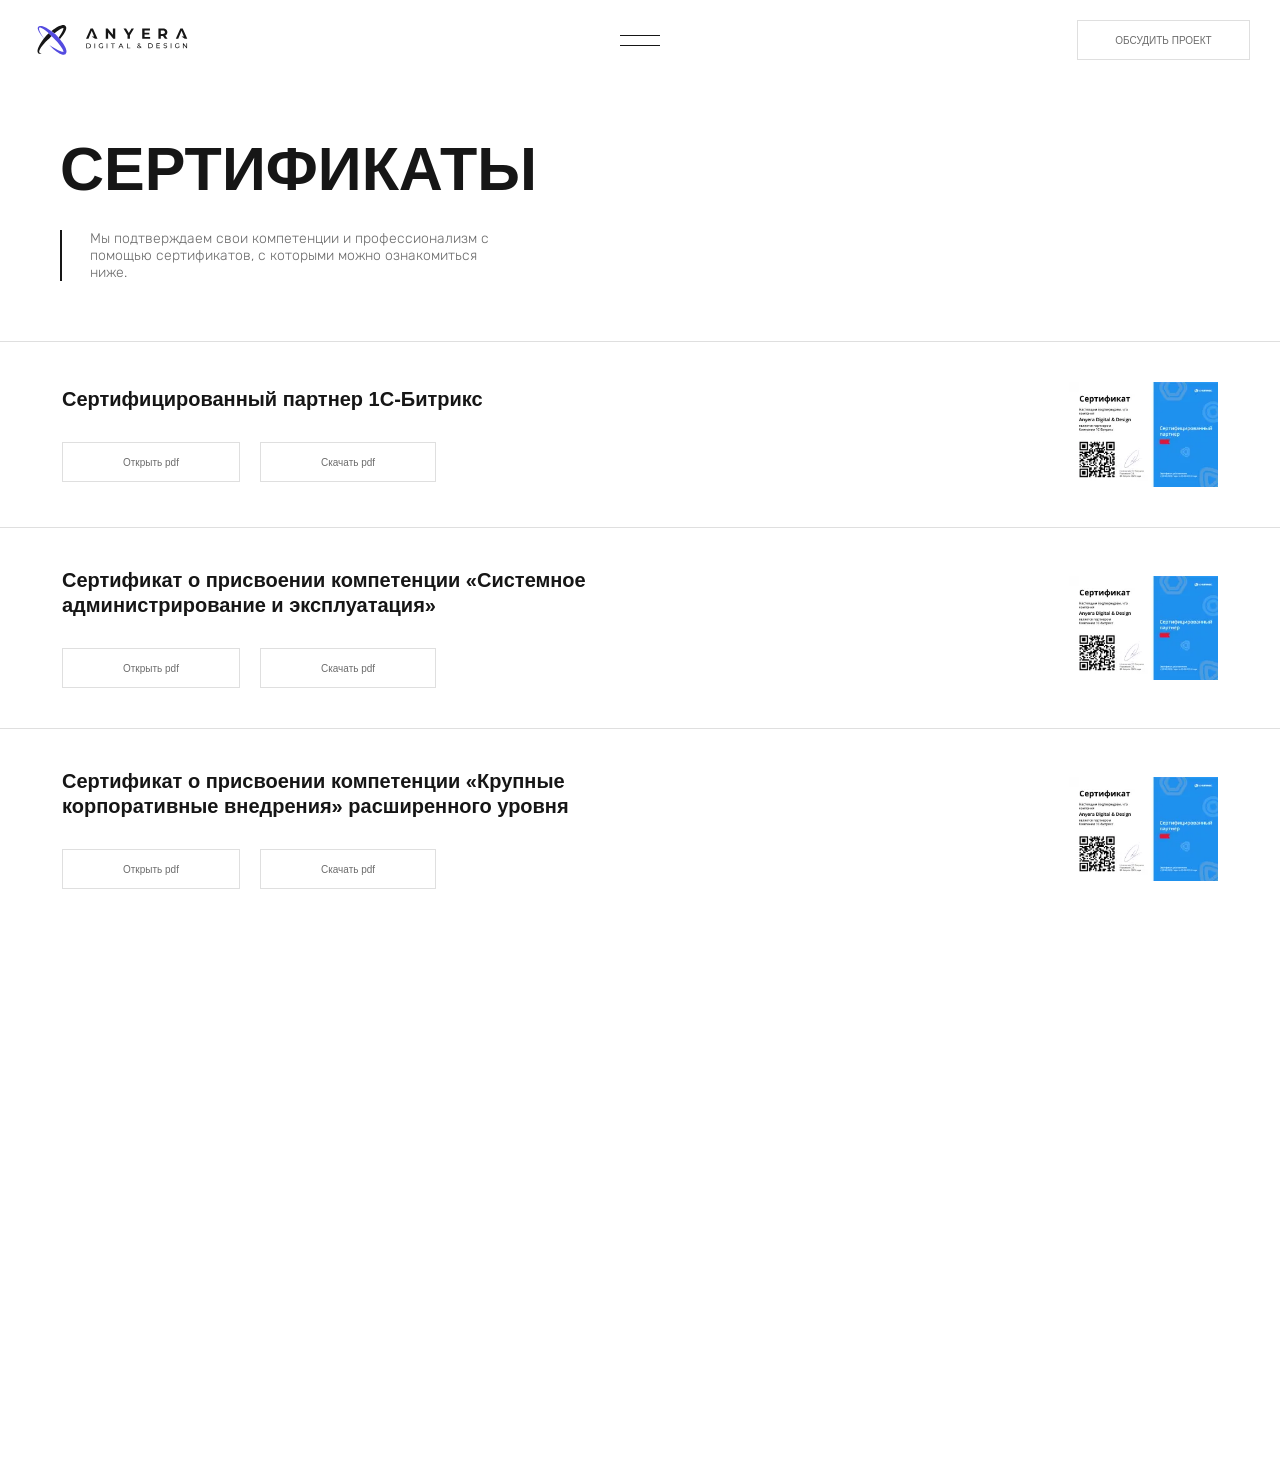
<file: certificates.html>
<!DOCTYPE html>
<html lang="en">
<head>
  <meta charset="UTF-8">
  <meta http-equiv="X-UA-Compatible" content="IE=edge">
  <meta name="viewport" content="width=device-width, initial-scale=1.0">
  <title>Anyera</title>
  <link rel="shortcut icon" href="img/favicon.ico" type="image/x-icon">
  <link href="img/apple-touch-icon.png" rel="apple-touch-icon" sizes="72x72">
  <link href="img/apple-touch-icon.png" rel="apple-touch-icon" sizes="76x76">
  <link href="img/apple-touch-icon.png" rel="apple-touch-icon" sizes="144x144">
  <link href="img/apple-touch-icon.png" rel="apple-touch-icon" sizes="152x152">
  <link href="img/apple-touch-icon.png" rel="apple-touch-icon" sizes="180x180">
  <link href="img/apple-touch-icon-192x192.png" rel="apple-touch-icon" sizes="192x192">
  <link href="img/apple-touch-icon.png" rel="apple-touch-icon">
  <meta name="msapplication-TileImage" content="img/apple-touch-icon.png">
  <link href="img/favicon-16x16.png" rel="icon" sizes="16x16" type="image/png">
  <link href="img/favicon-32x32.png" rel="icon" sizes="32x32" type="image/png">
  <link href="img/favicon.ico" rel="shortcut icon">
  <link href="img/site.webmanifest" rel="manifest">
  <link rel="stylesheet" href="css/swiper.min.css">
  <link rel="stylesheet" href="css/fonts.css">
  <link rel="stylesheet" href="css/reset.css">
  <link rel="stylesheet" href="css/style.css">
  <script>window.console = window.console || function(t) {};</script>
</head>
<body>
  <div class="overlay"></div>
  <!-- <div class="preloader">
    <div class="preloader__top"></div>
    <svg class="preloader__image" xmlns="http://www.w3.org/2000/svg" width="31" height="31" viewBox="0 0 31 31" fill="none">
      <path d="M2.32467 23.0762C0.852365 20.7515 0 17.9953 0 15.04C0 6.73365 6.73365 0 15.04 0C15.2501 0 15.4591 0.00430619 15.6671 0.012836L2.32467 23.0762Z" fill="currentColor"/>
      <path d="M18.8191 0.478815L29.5746 18.9199C29.9042 17.6821 30.0798 16.3816 30.0798 15.04C30.0798 8.03889 25.2962 2.15511 18.8191 0.478815Z" fill="currentColor"/>
      <path d="M26.5359 24.7384L23.4677 20.3018L19.5899 20.0344C18.4098 19.953 17.3278 19.3482 16.6402 18.3855L16.0843 17.6073C15.922 17.38 16.0395 17.0606 16.3105 16.9929L21.2899 15.7481L17.1017 7.81303L6.03521 26.986C6.02162 27.0095 6.00783 27.0329 5.9938 27.056C8.51128 28.9544 11.6444 30.0799 15.0403 30.0799C19.6509 30.0799 23.777 28.0052 26.5359 24.7384Z" fill="currentColor"/>
    </svg>
    <div class="preloader__bottom"></div>
  </div> -->
  <div class="cursor">
    <div class="cursor__block">
      <div class="cursor__wrapper">
        <div class="cursor__text cursor__text_slider">
          <p>
            <svg width="80" height="26" viewBox="0 0 80 26" fill="none" xmlns="http://www.w3.org/2000/svg">
              <path d="M0.545556 14.0454C-0.18185 13.5274 -0.181853 12.4726 0.545553 11.9546L16.9788 0.253285C17.8607 -0.374635 19.1034 0.236825 19.1034 1.29864V24.7014C19.1034 25.7632 17.8607 26.3746 16.9788 25.7467L0.545556 14.0454Z" fill="currentColor"/>
              <path d="M79.4544 14.0454C80.1819 13.5274 80.1819 12.4726 79.4544 11.9546L63.0212 0.253285C62.1393 -0.374635 60.8966 0.236825 60.8966 1.29864V24.7014C60.8966 25.7632 62.1393 26.3746 63.0212 25.7467L79.4544 14.0454Z" fill="currentColor"/>
              <path d="M45.9705 13.2336C45.9705 16.4353 43.2974 19.0308 40 19.0308C36.7026 19.0308 34.0295 16.4353 34.0295 13.2336C34.0295 10.0318 36.7026 7.43635 40 7.43635C43.2974 7.43635 45.9705 10.0318 45.9705 13.2336Z" fill="currentColor"/>
            </svg>
          </p>
        </div>
        <div class="cursor__text cursor__text_showreel"><p>ОТКРЫТЬ</p></div>
      </div>
      <div class="cursor__left"></div>
      <div class="cursor__right"></div>
    </div>
  </div>
  <header class="header">
    <div class="header__progress">
      <div class="header__progress_bar"></div>
    </div>
    <div class="container header__container">
      <div class="header__content">
        <a class="header__name" href="index.html">
          <svg width="170" height="34" viewBox="0 0 170 34" fill="none" xmlns="http://www.w3.org/2000/svg">
            <path style="--inc-step: 1;" d="M32.5327 2.84143C32.5054 2.63655 32.459 2.4347 32.394 2.23855C32.2422 1.78279 31.9952 1.36477 31.6697 1.01238C31.3284 0.668391 30.9145 0.405703 30.4586 0.243702C30.2653 0.16637 30.0642 0.110478 29.8588 0.0770211C29.675 0.0361788 29.4878 0.012729 29.2997 0.0069799C28.6734 -0.0210865 28.0462 0.0355733 27.4349 0.175434C26.4162 0.426043 25.4252 0.778606 24.4766 1.22783C22.6587 2.07275 21.0139 3.08436 19.4221 4.1598C18.4664 4.80436 17.5406 5.48172 16.6325 6.1777C16.3611 6.38576 16.0905 6.59529 15.8208 6.8063C16.9285 7.64147 19.0432 9.29587 19.2658 9.48471C19.5013 9.27784 19.7393 9.07274 19.9795 8.86941C20.5625 8.3738 21.1544 7.88795 21.7586 7.41894C23.1516 6.33729 24.6109 5.33721 26.0958 4.53572C26.788 4.14769 27.5182 3.83246 28.275 3.59504C28.5581 3.50582 28.8514 3.45309 29.1477 3.43811C29.1907 3.43584 29.2337 3.43584 29.2767 3.43811H29.3253C29.3306 3.47092 29.335 3.50372 29.3412 3.53564C29.3584 3.84621 29.3328 4.15769 29.2652 4.46125C29.0857 5.25567 28.8219 6.02847 28.4781 6.7664C27.7715 8.33745 26.8537 9.88013 25.8732 11.3927C25.3944 12.1321 24.8909 12.8618 24.3715 13.5808C24.224 13.7891 24.0712 13.9957 23.9192 14.2014C24.4731 14.8442 25.1435 15.6741 25.4783 16.089L25.3511 15.9276C25.5578 15.6971 25.7654 15.4657 25.9695 15.2316C26.6426 14.4674 27.3015 13.6854 27.9375 12.8777C29.1327 11.366 30.1997 9.75655 31.1273 8.06615C31.6223 7.15797 32.0228 6.201 32.3224 5.21042C32.4919 4.61752 32.577 4.00352 32.5751 3.38669C32.5778 3.20401 32.5636 3.02148 32.5327 2.84143ZM12.7776 9.3136C12.6699 9.40846 12.5612 9.50156 12.4526 9.59642C11.8015 10.1594 11.147 10.7197 10.5428 11.3359C9.50751 12.3928 8.59502 13.5631 7.68429 14.7325L7.40428 15.0871L7.29739 15.2263C7.26824 15.2644 7.23909 15.3008 7.20906 15.338C5.93484 16.9717 4.74859 18.6725 3.65537 20.4333C2.65808 22.0664 1.73764 23.7589 0.992102 25.5729C0.600783 26.5038 0.304813 27.4722 0.10876 28.4632C0.00501703 29.012 -0.0246941 29.5724 0.0204263 30.1291C0.0734268 30.7108 0.285428 31.4307 0.84105 31.9538C1.40815 32.4591 2.1113 32.5886 2.6625 32.5744C3.19243 32.5569 3.71727 32.4647 4.2216 32.3004C4.37795 32.2463 4.53342 32.1869 4.68888 32.1329C3.01054 31.8332 2.30386 31.4502 2.02473 30.756C1.9652 30.5981 1.92371 30.4339 1.90106 30.2666C1.90106 30.2621 1.90106 30.2568 1.90106 30.2506C1.90106 30.1868 1.90106 30.1167 1.90106 30.0414C1.93922 29.6743 2.02046 29.313 2.1431 28.965C2.4319 28.1705 2.80193 27.4081 3.24727 26.69C3.91161 25.5918 4.64756 24.5389 5.45032 23.5382C5.75066 23.1498 6.05453 22.7686 6.37077 22.3909C6.86014 21.8102 7.36276 21.2383 7.87245 20.6762C8.103 20.4236 8.33797 20.17 8.57382 19.9182C8.56807 19.9113 8.56081 19.9059 8.55262 19.9022C8.55262 19.9022 10.2548 18.0971 11.6682 16.7734C11.6743 16.7734 11.6743 16.7734 11.6796 16.7681C12.3642 16.1111 14.948 13.5684 15.857 12.6703L16.0063 12.5213C15.3711 11.8785 13.6115 10.0965 12.7776 9.31271V9.3136ZM12.5603 9.11145L12.737 9.27725C12.6716 9.21253 12.6125 9.15756 12.5603 9.11057V9.11145Z" fill="currentColor"/>
            <path style="--inc-step: 2;" d="M32.6648 28.5477C32.4184 27.5223 32.0667 26.5251 31.6152 25.5722C30.7704 23.7478 29.7589 22.0911 28.6898 20.492C27.7856 19.1519 26.8282 17.8606 25.8318 16.6012L25.7015 16.438L25.6226 16.3387C25.2866 15.9236 24.6137 15.097 24.0579 14.4505C23.2255 13.4749 22.3798 12.5179 21.5093 11.5813C20.8155 10.9528 20.1081 10.3358 19.387 9.73038C19.1628 9.54147 17.0405 7.88652 15.9298 7.05106C14.7773 6.2227 13.6187 5.41473 12.4095 4.67506C10.7747 3.641 9.05666 2.74481 7.27327 1.99574C6.34221 1.60451 5.37438 1.30739 4.38422 1.10884C3.8363 1.00525 3.277 0.975417 2.72118 1.02015C2.1361 1.07336 1.41628 1.28622 0.899458 1.84408C0.382639 2.40194 0.258532 3.11855 0.26917 3.67907C0.29105 4.20871 0.383469 4.73306 0.54398 5.23824C0.857036 6.15428 1.25968 7.03718 1.74605 7.8741C2.66533 9.53083 3.77343 11.0386 4.91256 12.5019C5.70331 13.5183 6.53039 14.5028 7.36989 15.4748L7.47716 15.3356C6.69882 14.3352 5.95063 13.3143 5.25209 12.2598C4.23585 10.7336 3.35064 9.12406 2.60594 7.44839C2.25271 6.63635 1.98905 5.78819 1.81963 4.91895C1.74449 4.53106 1.72657 4.13425 1.76644 3.74115C1.80988 3.38107 1.9393 3.13806 2.0838 3.03607C2.2283 2.93408 2.46587 2.89062 2.79919 2.91279C3.16627 2.94725 3.52772 3.02679 3.87538 3.14959C4.67038 3.44295 5.43441 3.8143 6.1563 4.25822C7.65091 5.15664 9.07548 6.24842 10.4469 7.39518C11.2004 8.03108 11.9344 8.68827 12.6551 9.35611C12.7074 9.40311 12.7668 9.4581 12.8324 9.52196L12.8714 9.55832C13.7056 10.3423 15.4741 12.1241 16.1115 12.768C16.1567 12.8159 16.2196 12.8798 16.295 12.9587C16.3269 12.9924 16.3446 13.0092 16.3446 13.0092C17.474 14.1746 21.1946 17.9661 21.1946 17.9661C21.7806 18.5107 22.7025 19.575 22.7247 19.6149V19.6211C23.6608 20.6694 24.5685 21.7354 25.4249 22.8379C26.5064 24.2427 27.5117 25.7061 28.3121 27.1978C28.6956 27.8959 29.0112 28.6292 29.2545 29.3876C29.3372 29.6736 29.3892 29.9677 29.4096 30.2647C29.4145 30.3082 29.4127 30.3522 29.4043 30.3951V30.4474C29.3777 30.4528 29.3458 30.4528 29.3156 30.459C29.0054 30.4791 28.6939 30.4555 28.3902 30.3889C28.1863 30.3454 27.9806 30.2913 27.7696 30.2275C27.7371 30.224 27.7049 30.2186 27.673 30.2115C24.7476 29.5127 17.5981 25.1101 13.4574 22.6028C16.1035 25.589 19.6796 28.828 21.7673 30.3774C22.7335 31.0577 23.7374 31.6828 24.7742 32.2496C25.682 32.7518 26.6414 33.1541 27.6358 33.4496C28.2265 33.6218 28.8386 33.7093 29.4539 33.7095C29.6378 33.7072 29.8213 33.6909 30.0027 33.6607C30.208 33.6381 30.4098 33.5907 30.6037 33.5197C31.0643 33.3748 31.4857 33.1267 31.8359 32.7942C32.1783 32.452 32.4408 32.0383 32.6045 31.5827C32.6776 31.3856 32.7337 31.1827 32.772 30.976C32.8082 30.7912 32.8295 30.6038 32.8359 30.4155C32.8667 29.788 32.8092 29.1592 32.6648 28.5477Z" fill="currentColor"/>
            <path style="--inc-step: 3;" d="M60.1681 4L55 15.6628H57.7497L61.4762 6.65093L64.1284 13.0912H61.5012L65.1869 15.6628H68.0034L62.8185 4H60.1681Z" fill="currentColor"/>
            <path style="--inc-step: 4;" d="M85.4384 11.0757L79.6253 4H77.3867V15.6628H80.0594V8.58431L85.8894 15.6628H88.1111V4H85.4384V11.0757Z" fill="currentColor"/>
            <path style="--inc-step: 5;" d="M106.632 4L103.497 9.17776L100.374 4H97.4961L102.031 11.5058V15.6628H104.741V11.5338L109.293 4H106.632Z" fill="currentColor"/>
            <path style="--inc-step: 6;" d="M121.344 10.7976H126.729V8.69908H121.344V6.16665H127.442V4H118.676V15.6628H127.657V13.4971H121.344V10.7976Z" fill="currentColor"/>
            <path style="--inc-step: 7;" d="M144.784 11.913C145.496 11.6156 146.105 11.1141 146.532 10.4715C146.943 9.84446 147.148 9.09804 147.149 8.23219C147.149 7.35453 146.943 6.59909 146.532 5.96588C146.105 5.31888 145.497 4.81202 144.784 4.5085C144.03 4.17012 143.131 4.00062 142.087 4H137.042V15.6628H139.74V12.4103H142.087H142.212L144.45 15.6609H147.364L144.76 11.9223L144.784 11.913ZM143.802 6.73189C144.213 7.08706 144.418 7.58686 144.418 8.23126C144.418 8.86385 144.213 9.36147 143.802 9.7241C143.392 10.0867 142.77 10.2671 141.937 10.2653H139.74V6.19634H141.937C142.77 6.19634 143.392 6.37424 143.802 6.73003V6.73189Z" fill="currentColor"/>
            <path style="--inc-step: 8;" d="M164.567 4H161.916L156.748 15.6628H159.499L163.224 6.65093L165.876 13.0912H163.25L166.936 15.6628H169.751L164.567 4Z" fill="currentColor"/>
            <path style="--inc-step: 9;" d="M55.2676 26.3851V20.9304H57.5666C58.0997 20.9197 58.6275 21.0374 59.1056 21.2735C59.5344 21.489 59.8936 21.8213 60.1418 22.232C60.3845 22.6683 60.5118 23.1592 60.5118 23.6584C60.5118 24.1576 60.3845 24.6485 60.1418 25.0847C59.8938 25.4946 59.5345 25.8256 59.1056 26.0392C58.6278 26.276 58.0998 26.3937 57.5666 26.3824L55.2676 26.3851ZM56.0464 25.7081H57.521C57.9271 25.7184 58.3296 25.6301 58.694 25.4507C59.0137 25.289 59.2799 25.0386 59.4608 24.7295C59.64 24.4004 59.7339 24.0317 59.7339 23.657C59.7339 23.2824 59.64 22.9137 59.4608 22.5846C59.2787 22.2774 59.0127 22.0286 58.694 21.8674C58.3287 21.6896 57.9258 21.6031 57.5197 21.6154H56.0451L56.0464 25.7081Z" fill="currentColor"/>
            <path style="--inc-step: 9;" d="M64.5342 26.3844V20.9297H65.313V26.3844H64.5342Z" fill="currentColor"/>
            <path style="--inc-step: 10;" d="M72.2413 26.3816C71.8448 26.3855 71.4511 26.3155 71.0803 26.1752C70.7394 26.0452 70.4284 25.8476 70.166 25.5941C69.9036 25.3407 69.6952 25.0367 69.5534 24.7006C69.2621 23.9865 69.2621 23.1867 69.5534 22.4726C69.6956 22.1395 69.9035 21.8386 70.1647 21.5878C70.431 21.3339 70.7449 21.1353 71.0884 21.0033C71.8484 20.7255 72.6823 20.7255 73.4424 21.0033C73.7924 21.1378 74.105 21.3543 74.354 21.6347L73.87 22.1173C73.6627 21.9097 73.4149 21.7468 73.1421 21.6388C72.8695 21.535 72.5799 21.4832 72.2882 21.4859C71.9913 21.4834 71.6967 21.5366 71.4195 21.6428C71.1627 21.7429 70.9284 21.8933 70.7305 22.0852C70.5341 22.2741 70.3801 22.5026 70.2787 22.7554C70.066 23.291 70.066 23.8875 70.2787 24.4231C70.3812 24.6754 70.5351 24.9036 70.7305 25.0934C70.9283 25.2847 71.1626 25.4343 71.4195 25.5331C71.6953 25.6391 71.9887 25.6918 72.2842 25.6886C72.5689 25.6905 72.852 25.6452 73.122 25.5545C73.3998 25.4577 73.6535 25.3022 73.866 25.0987L74.3111 25.6899C74.0328 25.9234 73.7112 26.0997 73.3646 26.2087C73.0016 26.3251 72.6225 26.3835 72.2413 26.3816ZM73.559 25.5867V23.5598H74.307V25.6859L73.559 25.5867Z" fill="currentColor"/>
            <path style="--inc-step: 10;" d="M78.375 26.3844V20.9297H79.1498V26.3844H78.375Z" fill="currentColor"/>
            <path style="--inc-step: 11;" d="M85.0419 26.3777V21.608H83.1719V20.9297H87.6842V21.608H85.8074V26.3844L85.0419 26.3777Z" fill="currentColor"/>
            <path style="--inc-step: 11;" d="M91.7061 26.3844L94.1767 20.9297H94.9475L97.4262 26.3844H96.6085L94.4019 21.3667H94.7143L92.5104 26.3844H91.7061ZM92.7584 25.021L92.9689 24.3977H96.0387L96.2653 25.021H92.7584Z" fill="currentColor"/>
            <path style="--inc-step: 12;" d="M101.448 26.3844V20.9297H102.228V25.7074H105.178V26.3844H101.448Z" fill="currentColor"/>
            <path style="--inc-step: 12;" d="M114.821 26.3587C114.485 26.3647 114.152 26.3036 113.84 26.1791C113.574 26.0747 113.34 25.9028 113.162 25.6804C112.996 25.4696 112.908 25.2084 112.912 24.9404C112.91 24.7068 112.966 24.4764 113.076 24.2702C113.208 24.0409 113.386 23.8407 113.597 23.6817C113.891 23.4571 114.205 23.2601 114.536 23.0932C114.792 22.9626 115.04 22.8171 115.28 22.6575C115.428 22.5632 115.557 22.4428 115.662 22.3022C115.735 22.1959 115.775 22.0696 115.774 21.9403C115.777 21.8589 115.761 21.778 115.729 21.7032C115.697 21.6285 115.649 21.5616 115.588 21.5073C115.436 21.3871 115.245 21.3274 115.052 21.3397C114.845 21.3276 114.641 21.3931 114.479 21.5234C114.412 21.5832 114.358 21.6572 114.322 21.7402C114.287 21.8232 114.27 21.913 114.273 22.0033C114.273 22.1003 114.29 22.1965 114.324 22.2875C114.369 22.398 114.433 22.5004 114.512 22.5904C114.635 22.7389 114.766 22.8807 114.904 23.0154L117.788 25.8828L117.368 26.3815L114.306 23.3345C114.151 23.184 114.007 23.0213 113.877 22.8478C113.781 22.721 113.705 22.5805 113.651 22.4309C113.605 22.2982 113.581 22.1586 113.581 22.018C113.576 21.7903 113.64 21.5664 113.765 21.3759C113.891 21.1863 114.069 21.0373 114.278 20.9469C114.523 20.8409 114.787 20.7892 115.053 20.7954C115.299 20.7894 115.543 20.8351 115.77 20.9295C115.967 21.0104 116.134 21.1499 116.248 21.3291C116.363 21.5083 116.419 21.7185 116.41 21.9309C116.411 22.1333 116.359 22.3323 116.257 22.5073C116.132 22.7106 115.966 22.8859 115.77 23.0221C115.485 23.2258 115.182 23.4052 114.867 23.5583C114.61 23.6857 114.365 23.8355 114.135 24.0061C113.983 24.1164 113.855 24.2553 113.757 24.4149C113.681 24.551 113.642 24.7043 113.643 24.86C113.641 25.0249 113.695 25.1856 113.796 25.3158C113.907 25.4561 114.056 25.5625 114.225 25.6228C114.43 25.7 114.648 25.7373 114.867 25.7327C115.194 25.7371 115.516 25.6592 115.805 25.5061C116.096 25.3464 116.339 25.1123 116.51 24.8278C116.717 24.4831 116.858 24.1031 116.927 23.7071L117.528 23.9015C117.443 24.3778 117.26 24.8314 116.992 25.234C116.752 25.5848 116.43 25.8712 116.053 26.0678C115.672 26.2624 115.249 26.3622 114.821 26.3587Z" fill="currentColor"/>
            <path style="--inc-step: 13;" d="M125.514 26.2503V20.7956H127.813C128.346 20.7849 128.874 20.9026 129.352 21.1388C129.782 21.3534 130.144 21.6858 130.393 22.0973C130.636 22.5335 130.763 23.0244 130.763 23.5236C130.763 24.0228 130.636 24.5137 130.393 24.95C130.146 25.3609 129.786 25.6928 129.357 25.9071C128.879 26.1439 128.351 26.2616 127.818 26.2503H125.514ZM126.293 25.5733H127.767C128.173 25.5837 128.576 25.4953 128.94 25.3159C129.26 25.1543 129.526 24.9039 129.707 24.5947C129.886 24.2656 129.98 23.8969 129.98 23.5223C129.98 23.1476 129.886 22.7789 129.707 22.4498C129.525 22.1427 129.259 21.8939 128.94 21.7326C128.575 21.5549 128.172 21.4684 127.766 21.4806H126.291L126.293 25.5733Z" fill="currentColor"/>
            <path style="--inc-step: 13;" d="M135.563 25.5726H138.743V26.2496H134.784V20.7949H138.634V21.4799H135.563V25.5726ZM135.493 23.1489H138.298V23.8112H135.493V23.1489Z" fill="currentColor"/>
            <path style="--inc-step: 14;" d="M144.854 26.2432C144.449 26.2448 144.047 26.18 143.662 26.0515C143.332 25.9517 143.026 25.7831 142.766 25.5569L143.054 24.9496C143.289 25.1474 143.558 25.3005 143.849 25.4014C144.17 25.5209 144.511 25.5817 144.854 25.581C145.116 25.5896 145.376 25.5524 145.625 25.4711C145.797 25.417 145.949 25.3129 146.062 25.1721C146.153 25.0463 146.2 24.8942 146.196 24.7391C146.2 24.6552 146.185 24.5714 146.154 24.4935C146.122 24.4156 146.075 24.3453 146.014 24.2874C145.876 24.1637 145.714 24.0693 145.538 24.0099C145.328 23.936 145.113 23.8751 144.896 23.8276C144.661 23.7753 144.427 23.7149 144.191 23.6439C143.966 23.5788 143.748 23.4888 143.543 23.3758C143.352 23.2697 143.191 23.1182 143.073 22.9347C142.945 22.72 142.882 22.4726 142.893 22.2229C142.891 21.9482 142.968 21.6786 143.116 21.4467C143.283 21.1939 143.521 20.9962 143.801 20.8783C144.174 20.7228 144.577 20.6496 144.982 20.6639C145.298 20.6644 145.614 20.7063 145.92 20.7885C146.209 20.8613 146.483 20.9823 146.731 21.1465L146.474 21.7698C146.247 21.618 145.997 21.5035 145.734 21.4307C145.487 21.3628 145.233 21.3277 144.978 21.3261C144.72 21.318 144.464 21.3575 144.221 21.4427C144.05 21.502 143.899 21.6107 143.788 21.7551C143.699 21.8825 143.652 22.035 143.654 22.1907C143.65 22.276 143.664 22.3611 143.696 22.4404C143.727 22.5197 143.775 22.5914 143.837 22.6506C143.975 22.772 144.137 22.8633 144.313 22.9187C144.523 22.9907 144.738 23.0516 144.955 23.101C145.189 23.1559 145.424 23.2163 145.66 23.2846C145.885 23.3485 146.103 23.4385 146.307 23.5527C146.497 23.6581 146.659 23.8081 146.778 23.9898C146.905 24.2008 146.968 24.4446 146.958 24.6909C146.958 24.9633 146.88 25.2302 146.732 25.459C146.56 25.7125 146.317 25.9101 146.034 26.0274C145.66 26.1818 145.258 26.2553 144.854 26.2432Z" fill="currentColor"/>
            <path style="--inc-step: 14;" d="M150.979 26.2496V20.7949H151.759V26.2496H150.979Z" fill="currentColor"/>
            <path style="--inc-step: 15;" d="M158.688 26.2471C158.291 26.2511 157.897 26.1811 157.527 26.0407C157.186 25.9107 156.875 25.7131 156.612 25.4596C156.35 25.2062 156.141 24.9022 156 24.566C155.708 23.8519 155.708 23.0521 156 22.338C156.141 22.0047 156.349 21.7037 156.611 21.4533C156.877 21.1988 157.191 21.0001 157.535 20.8688C157.907 20.7274 158.304 20.6574 158.702 20.6624C159.107 20.6573 159.509 20.7288 159.887 20.8728C160.237 21.0073 160.55 21.2238 160.799 21.5042L160.316 21.9868C160.109 21.7788 159.86 21.6159 159.587 21.5082C159.032 21.3018 158.421 21.3018 157.866 21.5082C157.608 21.6059 157.372 21.754 157.171 21.9439C156.975 22.1332 156.822 22.3616 156.72 22.6142C156.507 23.1497 156.507 23.7463 156.72 24.2818C156.823 24.5339 156.976 24.762 157.171 24.9521C157.37 25.1435 157.604 25.2931 157.862 25.3918C158.137 25.4981 158.431 25.5509 158.726 25.5473C159.011 25.5492 159.294 25.5039 159.564 25.4133C159.842 25.3158 160.095 25.1605 160.308 24.9575L160.752 25.5487C160.474 25.7824 160.152 25.9588 159.806 26.0675C159.445 26.1858 159.067 26.2464 158.688 26.2471ZM160.004 25.4521V23.4252H160.752V25.5513L160.004 25.4521Z" fill="currentColor"/>
            <path style="--inc-step: 15;" d="M164.82 26.2496V20.7949H165.46L169.067 25.2764H168.732V20.7949H169.511V26.2496H168.878L165.259 21.7695H165.594V26.2496H164.82Z" fill="currentColor"/>
          </svg>
        </a>
        <button class="header__burger" aria-label="Открыть меню">
          <span></span>
          <span></span>
          <span></span>
          <span></span>
        </button>
        <div class="header__right">
          <div class="header__links">
            <a class="header__link text text__middle" href="team.html"><span class="text__rotate">Команда</span></a>
            <a class="header__link text text__middle" href="projects.html"><span class="text__rotate">Проекты</span></a>
          </div>
          <div class="header__buttons">
            <button class="btn button__project">
              <span class="button__text">ОБСУДИТЬ ПРОЕКТ</span>
              <span class="button__hover"></span>
            </button>
            <a href="briefing.html" class="btn button__briefing">
              <span class="button__text">БРИФИНГ</span>
              <span class="button__hover"></span>
            </a>
            <!-- <a href="briefing.html" class="btn button__feedback">
              <span class="button__text">КАЛЬКУЛЯТОР</span>
              <span class="button__hover"></span>
            </a> -->
            <div class="header__consultation_burger_flex">
              <button class="header__consultation_burger" aria-label="Закрыть меню">
                <svg width="23" height="22" viewBox="0 0 23 22" fill="none" xmlns="http://www.w3.org/2000/svg">
                  <path d="M1 21.3241L21.3241 1M1.42335 1L21.7475 21.3241" stroke="currentColor"/>
                </svg>
              </button>
            </div>
          </div>
        </div>
      </div>
    </div>
  </header>
  <main class="main" data-scroll-container>
    <section class="top" data-scroll-section id="top"></section>
    <section class="certificates" data-scroll-section>
      <div class="container certificates__container">
        <div class="certificates__block">
          <h1 class="certificates__head">СЕРТИФИКАТЫ</h1>
          <p class="certificates__desc">Мы подтверждаем свои компетенции и профессионализм с помощью сертификатов, с которыми можно ознакомиться ниже.</p>
        </div>
      </div>
      <div class="certificates__divider"></div>
      <div class="container certificates__container">
        <div class="certificates__flex">
          <div class="certificates__info">
            <h4 class="certificates__heading">Сертифицированный партнер 1С-Битрикс</h4>
            <div class="certificates__buttons">
              <a href="img/main/certificates.webp" target="_blank" class="btn certificates__button">
                <span class="button__text">Открыть pdf</span>
                <span class="button__hover"></span>
              </a>
              <a href="img/main/certificates.webp" download class="btn certificates__button">
                <span class="button__text">Скачать pdf</span>
                <span class="button__hover"></span>
              </a>
            </div>
          </div>
          <div class="certificates__image">
            <img src="img/main/certificates.webp" alt="">
          </div>
        </div>
      </div>
      <div class="certificates__divider"></div>
      <div class="container certificates__container">
        <div class="certificates__flex">
          <div class="certificates__info">
            <h4 class="certificates__heading">Сертификат о присвоении компетенции «Системное администрирование и эксплуатация»</h4>
            <div class="certificates__buttons">
              <a href="img/main/certificates.webp" target="_blank" class="btn certificates__button">
                <span class="button__text">Открыть pdf</span>
                <span class="button__hover"></span>
              </a>
              <a href="img/main/certificates.webp" download class="btn certificates__button">
                <span class="button__text">Скачать pdf</span>
                <span class="button__hover"></span>
              </a>
            </div>
          </div>
          <div class="certificates__image">
            <img src="img/main/certificates.webp" alt="">
          </div>
        </div>
      </div>
      <div class="certificates__divider"></div>
      <div class="container certificates__container">
        <div class="certificates__flex">
          <div class="certificates__info">
            <h4 class="certificates__heading">Сертификат о присвоении компетенции «Крупные корпоративные внедрения» расширенного уровня</h4>
            <div class="certificates__buttons">
              <a href="img/main/certificates.webp" target="_blank" class="btn certificates__button">
                <span class="button__text">Открыть pdf</span>
                <span class="button__hover"></span>
              </a>
              <a href="img/main/certificates.webp" download class="btn certificates__button">
                <span class="button__text">Скачать pdf</span>
                <span class="button__hover"></span>
              </a>
            </div>
          </div>
          <div class="certificates__image">
            <img src="img/main/certificates.webp" alt="">
          </div>
        </div>
      </div>
      <div class="certificates__divider"></div>
    </section>
    <footer class="footer" data-scroll-section>
      <div class="footer__border">
        <div class="container footer__container">
          <div class="footer__block">
            <div class="footer__flex">
              <div class="footer__left">
                <div class="footer__mail">
                  <p class="footer__mail_info">Напишите нам:</p>
                  <a href="mailto:hello@anyera.ru" class="footer__mail_send">
                    <h5 class="header__nav_contact_head text text__verybig">
                      <span class="text__rotate">hello@anyera.ru</span>
                    </h5>
                  </a>
                </div>
                <div class="footer__contact">
                  <a href="tel:+79270030100" class="footer__contact_tel">
                    <h3 class="header__nav_contact_head text text__big">
                      <span class="text__rotate">8 927 003 01 00</span>
                    </h3>
                  </a>
                  <p class="footer__contact_info">443122, Россия, Самарская обл., <br>Самара, Георгия Димитрова, д 81</p>
                </div>
              </div>
              <div class="footer__right">
                <div class="footer__right_block">
                  <ul class="footer__social">
                    <li>
                      <a href="https://t.me/anyera" target="_blank" class="footer__social_link">
                        <svg class="icon__tg" width="18" height="15" viewBox="0 0 18 15" fill="none" xmlns="http://www.w3.org/2000/svg">
                          <path fill-rule="evenodd" clip-rule="evenodd" d="M15.4808 0.691701C15.6868 0.605021 15.9122 0.575131 16.1336 0.605131C16.355 0.635131 16.5643 0.723921 16.7397 0.862271C16.9152 1.00062 17.0503 1.18346 17.1311 1.39177C17.2119 1.60007 17.2354 1.82623 17.1992 2.0467L15.3092 13.5108C15.1258 14.6167 13.9125 15.2508 12.8983 14.7C12.05 14.2392 10.79 13.5292 9.65669 12.7883C9.08999 12.4175 7.35414 11.23 7.56748 10.385C7.75081 9.66253 10.6675 6.94753 12.3342 5.33336C12.9883 4.6992 12.69 4.33336 11.9175 4.9167C9.99829 6.36503 6.91914 8.56753 5.90081 9.18753C5.00248 9.73423 4.53414 9.82753 3.97414 9.73423C2.95248 9.56423 2.00498 9.30083 1.23164 8.98003C0.18664 8.54673 0.23748 7.11003 1.23081 6.6917L15.4808 0.691701Z" fill="currentColor"></path>
                        </svg>
                      </a>
                    </li>
                    <li>
                      <a href="https://vk.com/anyera" target="_blank" class="footer__social_link">
                        <svg class="icon__bn" width="20" height="20" viewBox="0 0 20 20" fill="none" xmlns="http://www.w3.org/2000/svg">
                          <path d="M18.3333 10C18.3347 11.0976 18.1186 12.1847 17.6974 13.1983C17.2763 14.2119 16.6584 15.132 15.8796 15.9054C15.1071 16.6765 14.1902 17.2879 13.1814 17.7045C12.1725 18.1211 11.0915 18.3347 10 18.3333C5.39752 18.3333 1.66669 14.6025 1.66669 10C1.66377 7.86326 2.48455 5.80759 3.95835 4.26044C4.736 3.43986 5.6729 2.78658 6.71174 2.3406C7.75058 1.89461 8.8695 1.6653 10 1.66669C11.0915 1.66528 12.1725 1.87897 13.1814 2.29557C14.1902 2.71217 15.1071 3.32349 15.8796 4.09461M18.3333 10C18.3347 8.90239 18.1186 7.81537 17.6974 6.80175C17.2763 5.78814 16.6584 4.86803 15.8796 4.09461M18.3333 10C17.1175 10 13.7634 9.54169 10.7613 10.8596C7.5001 12.2917 5.13885 14.5129 4.10968 15.8946M18.3333 10C18.3333 11.0258 18.1479 12.0088 17.8083 12.9167M15.8796 4.09461C15.1458 3.36345 14.2823 2.77525 13.3333 2.36002M6.87497 2.27252C8.17914 3.47627 11.025 6.54086 12.0833 9.58336C13.1417 12.6258 13.5333 16.3667 13.775 17.4313M1.73097 8.95836C3.30514 9.05336 7.47222 9.13877 10.1389 8.00002C12.8056 6.86127 15.1002 4.76669 15.8873 4.10211M2.2918 13.1721C3.0261 14.9495 4.35043 16.4197 6.0418 17.335" stroke="currentColor" stroke-width="1.67111" stroke-linecap="round" stroke-linejoin="round"></path>
                        </svg>
                      </a>
                    </li>
                    <li>
                      <a href="https://www.behance.net/anyera" target="_blank" class="footer__social_link">
                        <svg class="icon__vk" width="20" height="12" viewBox="0 0 20 12" fill="none" xmlns="http://www.w3.org/2000/svg">
                          <path fill-rule="evenodd" clip-rule="evenodd" d="M17.8022 8.29802C17.8022 8.29802 19.4192 9.89502 19.8192 10.634C19.827 10.6447 19.833 10.6565 19.8372 10.669C20.0002 10.942 20.0402 11.156 19.9602 11.314C19.8252 11.575 19.3682 11.706 19.2132 11.717H16.3552C16.1562 11.717 15.7422 11.665 15.2382 11.317C14.8532 11.048 14.4702 10.605 14.0992 10.172C13.5452 9.52902 13.0662 8.97102 12.5812 8.97102C12.5199 8.97092 12.4591 8.98102 12.4012 9.00102C12.0342 9.11702 11.5682 9.64002 11.5682 11.033C11.5682 11.469 11.2242 11.717 10.9832 11.717H9.67415C9.22815 11.717 6.90615 11.561 4.84715 9.39002C2.32415 6.73202 0.0581513 1.40002 0.0361513 1.35302C-0.104849 1.00802 0.191151 0.82002 0.511151 0.82002H3.39715C3.78415 0.82002 3.91015 1.05402 3.99815 1.26402C4.10015 1.50502 4.47815 2.46902 5.09815 3.55202C6.10215 5.31402 6.71915 6.03102 7.21215 6.03102C7.30477 6.03132 7.39583 6.00712 7.47615 5.96102C8.12015 5.60702 8.00015 3.30702 7.97015 2.83302C7.97015 2.74102 7.96915 1.80602 7.63915 1.35402C7.40315 1.03002 7.00115 0.90402 6.75815 0.85802C6.82315 0.76402 6.96115 0.62002 7.13815 0.53502C7.57915 0.31502 8.37615 0.28302 9.16715 0.28302H9.60615C10.4642 0.29502 10.6862 0.35002 10.9982 0.42902C11.6262 0.57902 11.6382 0.98602 11.5832 2.37202C11.5672 2.76802 11.5502 3.21402 11.5502 3.73902C11.5502 3.85102 11.5452 3.97602 11.5452 4.10302C11.5262 4.81402 11.5012 5.61502 12.0032 5.94402C12.0683 5.98458 12.1435 6.00602 12.2202 6.00602C12.3942 6.00602 12.9152 6.00602 14.3282 3.58102C14.9482 2.51002 15.4282 1.24702 15.4612 1.15202C15.4892 1.09902 15.5732 0.95002 15.6752 0.89002C15.7478 0.85142 15.829 0.83213 15.9112 0.83402H19.3062C19.6762 0.83402 19.9272 0.89002 19.9762 1.03002C20.0582 1.25702 19.9602 1.95002 18.4102 4.04602C18.1492 4.39502 17.9202 4.69702 17.7192 4.96102C16.3142 6.80502 16.3142 6.89802 17.8022 8.29802Z" fill="currentColor"></path>
                        </svg>
                      </a>
                    </li>
                    <li>
                      <a href="#" target="_blank" class="footer__social_link">
                        <svg class="icon__be" width="20" height="14" viewBox="0 0 20 14" fill="none" xmlns="http://www.w3.org/2000/svg">
                          <path d="M8.07206 6.301C8.07206 6.301 9.96406 6.154 9.96406 3.842C9.96406 1.527 8.41606 0.401001 6.45406 0.401001H6.10352e-05V13.327H6.45406C6.45406 13.327 10.3951 13.456 10.3951 9.511C10.3941 9.51 10.5661 6.301 8.07206 6.301ZM2.84406 2.697H6.45406C6.45406 2.697 7.33206 2.697 7.33206 4.041C7.33206 5.387 6.81606 5.582 6.23006 5.582H2.84406V2.697ZM6.27106 11.029H2.84406V7.574H6.45406C6.45406 7.574 7.76206 7.556 7.76206 9.349C7.76206 10.861 6.78506 11.018 6.27106 11.029ZM15.6491 3.688C10.8781 3.688 10.8821 8.655 10.8821 8.655C10.8821 8.655 10.5561 13.596 15.6491 13.596C15.6491 13.596 19.8921 13.85 19.8921 10.159H17.7101C17.7101 10.159 17.7821 11.55 15.7221 11.55C15.7221 11.55 13.5381 11.702 13.5381 9.3H19.9611C19.9621 9.299 20.6701 3.688 15.6491 3.688ZM17.5901 7.574H13.5161C13.5161 7.574 13.7821 5.582 15.6981 5.582C17.6141 5.582 17.5901 7.574 17.5901 7.574ZM18.0971 1.16H12.9801V2.754H18.0971V1.16Z" fill="currentColor"></path>
                        </svg>
                      </a>
                    </li>
                  </ul>
                  <div class="footer__buttons">
                    <button class="btn footer__button">
                      <span class="button__text">Скачать презентацию</span>
                      <span class="button__hover"></span>
                    </button>
                    <button class="btn footer__button footer_popup__button">
                      <span class="button__text">Обратная связь</span>
                      <span class="button__hover"></span>
                    </button>
                  </div>
                </div>
                <ul class="footer__list">
                  <li class="footer__item">
                    <a href="services.html" class="footer__link text">
                      <span class="text__rotate text__big">Услуги</span>
                    </a>
                  </li>
                  <li class="footer__item">
                    <a href="career.html" class="footer__link text">
                      <span class="text__rotate text__big">Карьера</span>
                    </a>
                  </li>
                  <li class="footer__item">
                    <a href="#" class="footer__link text">
                      <span class="text__rotate text__big">Медиа</span>
                    </a>
                  </li>
                  <li class="footer__item">
                    <a href="services.html" class="footer__link text">
                      <span class="text__rotate text__big">Документы</span>
                    </a>
                  </li>
                </ul>
              </div>
            </div>
            <div class="footer__bottom">
              <p>ИНН/КПП:6319260879/631901001 <br>ОГРН:1236300014807</p>
            </div>
            <div class="footer__info">
              <p class="footer__copyright">
                © <span class="footer__year"></span> ООО “ЭНИЕРА” Все права защищены.
              </p>
              <a href="policy.html" class="footer__privacy text">
                <span class="text__rotate">Политика конфиденциальности</span>
              </a>
              <a data-scroll-to href="#top" class="btn footer__button_up">
                <span class="button__text">
                  <svg width="42" height="22" viewBox="0 0 42 22" fill="none" xmlns="http://www.w3.org/2000/svg">
                    <path d="M1 21.3333L20.8 1.33325L41 21.3333" stroke="currentColor" stroke-width="1.40472"/>
                  </svg>
                </span>
                <span class="button__hover"></span>
              </a>
            </div>
          </div>
        </div>
      </div>
    </footer>
  </main>
  <div class="header__nav">
    <div class="header__nav_scroll" data-scrollbar>
      <div class="header__nav_block">
        <div class="container header__nav_container">
          <div class="header__nav_flex">
            <ul class="header__nav_list">
              <li class="header__nav_item">
                <a href="services.html" class="header__nav_link">
                  <h3 class="text text__big"><span class="text__rotate">Услуги</span></h3>
                  <svg width="11" height="19" viewBox="0 0 11 19" fill="none" xmlns="http://www.w3.org/2000/svg">
                    <path fill-rule="evenodd" clip-rule="evenodd" d="M0.959557 0.792893C1.35008 0.402369 1.98325 0.402369 2.37377 0.792893L10.3738 8.79289C10.7643 9.18342 10.7643 9.81658 10.3738 10.2071L2.37377 18.2071C1.98325 18.5976 1.35008 18.5976 0.959557 18.2071C0.569033 17.8166 0.569033 17.1834 0.959557 16.7929L8.25245 9.5L0.959557 2.20711C0.569033 1.81658 0.569033 1.18342 0.959557 0.792893Z" fill="currentColor"/>
                  </svg>
                </a>
                <ul class="header__subnav_list">
                  <li class="header__subnav_item"><a href="#" class="header__subnav_link"><p class="text"><span class="text__rotate">Аналитика</span></p></a></li>
                  <li class="header__subnav_item"><a href="#" class="header__subnav_link"><p class="text"><span class="text__rotate">Дизайн</span></p></a></li>
                  <li class="header__subnav_item"><a href="#" class="header__subnav_link"><p class="text"><span class="text__rotate">Веб-разработка</span></p></a></li>
                  <li class="header__subnav_item"><a href="#" class="header__subnav_link"><p class="text"><span class="text__rotate">Поддержка и развитие</span></p></a></li>
                  <li class="header__subnav_item"><a href="#" class="header__subnav_link"><p class="text"><span class="text__rotate">Автоматизация</span></p></a></li>
                  <li class="header__subnav_item"><a href="price.html" class="header__subnav_link"><p class="text"><span class="text__rotate">Прайс-лист</span></p></a></li>
                </ul>
              </li>
              <li class="header__nav_item">
                <a href="#" class="header__nav_link">
                  <h3 class="text text__big"><span class="text__rotate">О компании</span></h3>
                  <svg width="11" height="19" viewBox="0 0 11 19" fill="none" xmlns="http://www.w3.org/2000/svg">
                    <path fill-rule="evenodd" clip-rule="evenodd" d="M0.959557 0.792893C1.35008 0.402369 1.98325 0.402369 2.37377 0.792893L10.3738 8.79289C10.7643 9.18342 10.7643 9.81658 10.3738 10.2071L2.37377 18.2071C1.98325 18.5976 1.35008 18.5976 0.959557 18.2071C0.569033 17.8166 0.569033 17.1834 0.959557 16.7929L8.25245 9.5L0.959557 2.20711C0.569033 1.81658 0.569033 1.18342 0.959557 0.792893Z" fill="currentColor"/>
                  </svg>
                </a>
                <ul class="header__subnav_list">
                  <li class="header__subnav_item"><a href="team.html" class="header__subnav_link"><p class="text"><span class="text__rotate">Команда</span></p></a></li>
                  <li class="header__subnav_item"><a href="certificates.html" class="header__subnav_link"><p class="text"><span class="text__rotate">Сертификаты</span></p></a></li>
                  <li class="header__subnav_item"><a href="competencies.html" class="header__subnav_link"><p class="text"><span class="text__rotate">Компетенции партнера 1С-Битрикс</span></p></a></li>
                </ul>
              </li>
              <li class="header__nav_item">
                <a href="projects.html" class="header__nav_link">
                  <h3 class="text text__big"><span class="text__rotate">Проекты</span></h3>
                </a>
              </li>
              <li class="header__nav_item">
                <a href="career.html" class="header__nav_link">
                  <h3 class="text text__big"><span class="text__rotate">Карьера</span></h3>
                </a>
              </li>
              <li class="header__nav_item">
                <a href="contacts.html" class="header__nav_link">
                  <h3 class="text text__big"><span class="text__rotate">Контакты</span></h3>
                </a>
              </li>
              <li class="header__nav_item">
                <a href="articles.html" class="header__nav_link">
                  <h3 class="text text__big"><span class="text__rotate">Медиа</span></h3>
                </a>
              </li>
            </ul>
            <div class="header__nav__contact">
              <ul class="header__nav__contact_list">
                <li class="header__nav_contact_item">
                  <p class="header__nav_contact_desc">Сall us by number:</p>
                  <a href="tel:+79270030100" class="header__nav_contact_link">
                    <h6 class="header__nav_contact_head text text__big">
                      <span class="text__rotate">8 927 003 01 00</span>
                    </h6>
                  </a>
                </li>
                <li class="header__nav_contact_item">
                  <p class="header__nav_contact_desc">Write to our mail:</p>
                  <a href="mailto:hello@anyera.ru" class="header__nav_contact_link">
                    <h6 class="header__nav_contact_head text text__big">
                      <span class="text__rotate">hello@anyera.ru</span>
                    </h6>
                  </a>
                </li>
              </ul>
              <div class="header__nav_buttons">
                <button class="btn button__project_two">
                  <span class="button__text">ОБСУДИТЬ ПРОЕКТ</span>
                  <span class="button__hover"></span>
                </button>
                <a href="briefing.html" class="btn button__briefing_two">
                  <span class="button__text">БРИФИНГ</span>
                  <span class="button__hover"></span>
                </a>
                <!-- <a href="" class="btn button__feedback_two">
                  <span class="button__text">КАЛЬКУЛЯТОР</span>
                  <span class="button__hover"></span>
                </a> -->
              </div>
              <ul class="header__nav_bottom_social" data-scroll data-scroll-speed="0">
                <li>
                  <a href="https://t.me/anyera" target="_blank" class="header__nav_bottom_link">
                    <svg class="icon__tg" width="18" height="15" viewBox="0 0 18 15" fill="none" xmlns="http://www.w3.org/2000/svg">
                      <path fill-rule="evenodd" clip-rule="evenodd" d="M15.4808 0.691701C15.6868 0.605021 15.9122 0.575131 16.1336 0.605131C16.355 0.635131 16.5643 0.723921 16.7397 0.862271C16.9152 1.00062 17.0503 1.18346 17.1311 1.39177C17.2119 1.60007 17.2354 1.82623 17.1992 2.0467L15.3092 13.5108C15.1258 14.6167 13.9125 15.2508 12.8983 14.7C12.05 14.2392 10.79 13.5292 9.65669 12.7883C9.08999 12.4175 7.35414 11.23 7.56748 10.385C7.75081 9.66253 10.6675 6.94753 12.3342 5.33336C12.9883 4.6992 12.69 4.33336 11.9175 4.9167C9.99829 6.36503 6.91914 8.56753 5.90081 9.18753C5.00248 9.73423 4.53414 9.82753 3.97414 9.73423C2.95248 9.56423 2.00498 9.30083 1.23164 8.98003C0.18664 8.54673 0.23748 7.11003 1.23081 6.6917L15.4808 0.691701Z" fill="currentColor"/>
                    </svg>
                  </a>
                </li>
                <li>
                  <a href="https://vk.com/anyera" target="_blank" class="header__nav_bottom_link">
                    <svg class="icon__bn" width="20" height="20" viewBox="0 0 20 20" fill="none" xmlns="http://www.w3.org/2000/svg">
                      <path d="M18.3333 10C18.3347 11.0976 18.1186 12.1847 17.6974 13.1983C17.2763 14.2119 16.6584 15.132 15.8796 15.9054C15.1071 16.6765 14.1902 17.2879 13.1814 17.7045C12.1725 18.1211 11.0915 18.3347 10 18.3333C5.39752 18.3333 1.66669 14.6025 1.66669 10C1.66377 7.86326 2.48455 5.80759 3.95835 4.26044C4.736 3.43986 5.6729 2.78658 6.71174 2.3406C7.75058 1.89461 8.8695 1.6653 10 1.66669C11.0915 1.66528 12.1725 1.87897 13.1814 2.29557C14.1902 2.71217 15.1071 3.32349 15.8796 4.09461M18.3333 10C18.3347 8.90239 18.1186 7.81537 17.6974 6.80175C17.2763 5.78814 16.6584 4.86803 15.8796 4.09461M18.3333 10C17.1175 10 13.7634 9.54169 10.7613 10.8596C7.5001 12.2917 5.13885 14.5129 4.10968 15.8946M18.3333 10C18.3333 11.0258 18.1479 12.0088 17.8083 12.9167M15.8796 4.09461C15.1458 3.36345 14.2823 2.77525 13.3333 2.36002M6.87497 2.27252C8.17914 3.47627 11.025 6.54086 12.0833 9.58336C13.1417 12.6258 13.5333 16.3667 13.775 17.4313M1.73097 8.95836C3.30514 9.05336 7.47222 9.13877 10.1389 8.00002C12.8056 6.86127 15.1002 4.76669 15.8873 4.10211M2.2918 13.1721C3.0261 14.9495 4.35043 16.4197 6.0418 17.335" stroke="currentColor" stroke-width="1.67111" stroke-linecap="round" stroke-linejoin="round"/>
                    </svg>
                  </a>
                </li>
                <li>
                  <a href="https://www.behance.net/anyera" target="_blank" class="header__nav_bottom_link">
                    <svg class="icon__vk" width="20" height="12" viewBox="0 0 20 12" fill="none" xmlns="http://www.w3.org/2000/svg">
                      <path fill-rule="evenodd" clip-rule="evenodd" d="M17.8022 8.29802C17.8022 8.29802 19.4192 9.89502 19.8192 10.634C19.827 10.6447 19.833 10.6565 19.8372 10.669C20.0002 10.942 20.0402 11.156 19.9602 11.314C19.8252 11.575 19.3682 11.706 19.2132 11.717H16.3552C16.1562 11.717 15.7422 11.665 15.2382 11.317C14.8532 11.048 14.4702 10.605 14.0992 10.172C13.5452 9.52902 13.0662 8.97102 12.5812 8.97102C12.5199 8.97092 12.4591 8.98102 12.4012 9.00102C12.0342 9.11702 11.5682 9.64002 11.5682 11.033C11.5682 11.469 11.2242 11.717 10.9832 11.717H9.67415C9.22815 11.717 6.90615 11.561 4.84715 9.39002C2.32415 6.73202 0.0581513 1.40002 0.0361513 1.35302C-0.104849 1.00802 0.191151 0.82002 0.511151 0.82002H3.39715C3.78415 0.82002 3.91015 1.05402 3.99815 1.26402C4.10015 1.50502 4.47815 2.46902 5.09815 3.55202C6.10215 5.31402 6.71915 6.03102 7.21215 6.03102C7.30477 6.03132 7.39583 6.00712 7.47615 5.96102C8.12015 5.60702 8.00015 3.30702 7.97015 2.83302C7.97015 2.74102 7.96915 1.80602 7.63915 1.35402C7.40315 1.03002 7.00115 0.90402 6.75815 0.85802C6.82315 0.76402 6.96115 0.62002 7.13815 0.53502C7.57915 0.31502 8.37615 0.28302 9.16715 0.28302H9.60615C10.4642 0.29502 10.6862 0.35002 10.9982 0.42902C11.6262 0.57902 11.6382 0.98602 11.5832 2.37202C11.5672 2.76802 11.5502 3.21402 11.5502 3.73902C11.5502 3.85102 11.5452 3.97602 11.5452 4.10302C11.5262 4.81402 11.5012 5.61502 12.0032 5.94402C12.0683 5.98458 12.1435 6.00602 12.2202 6.00602C12.3942 6.00602 12.9152 6.00602 14.3282 3.58102C14.9482 2.51002 15.4282 1.24702 15.4612 1.15202C15.4892 1.09902 15.5732 0.95002 15.6752 0.89002C15.7478 0.85142 15.829 0.83213 15.9112 0.83402H19.3062C19.6762 0.83402 19.9272 0.89002 19.9762 1.03002C20.0582 1.25702 19.9602 1.95002 18.4102 4.04602C18.1492 4.39502 17.9202 4.69702 17.7192 4.96102C16.3142 6.80502 16.3142 6.89802 17.8022 8.29802Z" fill="currentColor"/>
                    </svg>
                  </a>
                </li>
                <li>
                  <a href="#" target="_blank" class="header__nav_bottom_link">
                    <svg class="icon__be" width="20" height="14" viewBox="0 0 20 14" fill="none" xmlns="http://www.w3.org/2000/svg">
                      <path d="M8.07206 6.301C8.07206 6.301 9.96406 6.154 9.96406 3.842C9.96406 1.527 8.41606 0.401001 6.45406 0.401001H6.10352e-05V13.327H6.45406C6.45406 13.327 10.3951 13.456 10.3951 9.511C10.3941 9.51 10.5661 6.301 8.07206 6.301ZM2.84406 2.697H6.45406C6.45406 2.697 7.33206 2.697 7.33206 4.041C7.33206 5.387 6.81606 5.582 6.23006 5.582H2.84406V2.697ZM6.27106 11.029H2.84406V7.574H6.45406C6.45406 7.574 7.76206 7.556 7.76206 9.349C7.76206 10.861 6.78506 11.018 6.27106 11.029ZM15.6491 3.688C10.8781 3.688 10.8821 8.655 10.8821 8.655C10.8821 8.655 10.5561 13.596 15.6491 13.596C15.6491 13.596 19.8921 13.85 19.8921 10.159H17.7101C17.7101 10.159 17.7821 11.55 15.7221 11.55C15.7221 11.55 13.5381 11.702 13.5381 9.3H19.9611C19.9621 9.299 20.6701 3.688 15.6491 3.688ZM17.5901 7.574H13.5161C13.5161 7.574 13.7821 5.582 15.6981 5.582C17.6141 5.582 17.5901 7.574 17.5901 7.574ZM18.0971 1.16H12.9801V2.754H18.0971V1.16Z" fill="currentColor"/>
                    </svg>
                  </a>
                </li>
              </ul>
            </div>
          </div>
          <div class="header__nav_bottom">
            <div class="header__nav_bottom-item header__set">
              <div class="header__set_block">
                <div class="header__set_mode" data-clr-mode-active="">
                  <button class="header__set_mode_btn" data-clr-mode="dark">
                    <svg width="25" height="27" viewBox="0 0 25 27" fill="none" xmlns="http://www.w3.org/2000/svg">
                      <path d="M18.4896 4.92516L15.8542 7.02412L16.8021 10.3348L14.0625 8.37654L11.323 10.3348L12.2709 7.02412L9.63546 4.92516L12.9584 4.82778L14.0625 1.58197L15.1667 4.82778L18.4896 4.92516ZM22.1355 12.4013L20.4271 13.7538L21.0417 15.896L19.2709 14.6301L17.5 15.896L18.1146 13.7538L16.4063 12.4013L18.5521 12.3472L19.2709 10.2375L19.9896 12.3472L22.1355 12.4013ZM19.7605 17.7569C20.625 17.6704 21.5521 18.9471 21 19.7585C20.6667 20.2454 20.3125 20.6998 19.875 21.1326C15.8021 25.3846 9.20837 25.3846 5.14587 21.1326C1.07296 16.913 1.07296 10.0535 5.14587 5.83398C5.56254 5.40121 6.00004 5.01171 6.46879 4.66549C7.25004 4.09207 8.47921 5.05499 8.39587 5.953C8.11462 9.04734 9.11462 12.2607 11.4063 14.6301C13.6875 17.0104 16.7709 18.0491 19.7605 17.7569ZM18.0521 19.9425C15.1042 19.7693 12.1875 18.5035 9.92712 16.1881C7.66671 13.8187 6.45837 10.7784 6.29171 7.72738C3.36462 11.1247 3.47921 16.3396 6.61462 19.6071C9.76046 22.8637 14.7813 22.9827 18.0521 19.9425Z" fill="currentColor"/>
                    </svg>
                  </button>
                  <button class="header__set_mode_name"></button>
                  <button class="header__set_mode_btn" data-clr-mode="light">
                    <svg width="26" height="26" viewBox="0 0 26 26" fill="none" xmlns="http://www.w3.org/2000/svg">
                      <path d="M3.84091 20.3854L5.36644 21.8541L7.31393 19.9895L5.77758 18.5104M12.9833 6.74996C9.40207 6.74996 6.49166 9.55204 6.49166 13C6.49166 16.4479 9.40207 19.25 12.9833 19.25C16.5645 19.25 19.4749 16.4479 19.4749 13C19.4749 9.54163 16.5645 6.74996 12.9833 6.74996ZM21.6388 14.0416H24.8846V11.9583H21.6388M18.6526 19.9895L20.6001 21.8541L22.1257 20.3854L20.189 18.5104M22.1257 5.70829L20.6001 4.24996L18.6526 6.11454L20.189 7.59371M14.0652 1.54163H11.9013V4.66663H14.0652M7.31393 6.11454L5.36644 4.24996L3.84091 5.70829L5.77758 7.59371L7.31393 6.11454ZM1.08197 14.0416H4.32778V11.9583H1.08197M14.0652 21.3333H11.9013V24.4583H14.0652" fill="currentColor"/>
                    </svg>
                  </button>
                </div>
              </div>
              <div class="header__set_language">
                <div class="header__set_language_icon active">
                  <svg xmlns="http://www.w3.org/2000/svg" width="25" height="25" viewBox="0 0 21 21" fill="none">
                    <path d="M10.5 20.9166C9.07637 20.9166 7.73088 20.643 6.46352 20.0958C5.19616 19.5485 4.08922 18.802 3.14269 17.8562C2.19686 16.9103 1.45033 15.8037 0.903106 14.5364C0.355884 13.269 0.0826199 11.9235 0.0833143 10.4999C0.0833143 9.05895 0.356925 7.70895 0.904148 6.44992C1.45137 5.19089 2.1979 4.08881 3.14373 3.14367C4.08956 2.19714 5.19581 1.45061 6.46248 0.904085C7.72915 0.357558 9.07498 0.0839464 10.5 0.083252C11.941 0.083252 13.291 0.356863 14.55 0.904085C15.809 1.45131 16.9111 2.19784 17.8562 3.14367C18.8028 4.0895 19.5493 5.19193 20.0958 6.45096C20.6423 7.70999 20.916 9.05964 20.9166 10.4999C20.9166 11.9235 20.643 13.269 20.0958 14.5364C19.5486 15.8037 18.8021 16.9107 17.8562 17.8572C16.9104 18.803 15.808 19.5496 14.5489 20.0968C13.2899 20.644 11.9403 20.9173 10.5 20.9166ZM10.5 18.7812C10.9514 18.1562 11.342 17.5051 11.6719 16.828C12.0017 16.151 12.2708 15.4305 12.4791 14.6666H8.52081C8.72915 15.4305 8.99824 16.151 9.3281 16.828C9.65797 17.5051 10.0486 18.1562 10.5 18.7812ZM7.79165 18.3645C7.47915 17.7916 7.20554 17.1968 6.97081 16.5801C6.73609 15.9635 6.54095 15.3256 6.3854 14.6666H3.31248C3.81595 15.5346 4.44547 16.2898 5.20102 16.9322C5.95658 17.5746 6.82012 18.052 7.79165 18.3645ZM13.2083 18.3645C14.1805 18.052 15.0444 17.5746 15.8 16.9322C16.5555 16.2898 17.1847 15.5346 17.6875 14.6666H14.6146C14.4583 15.3263 14.2632 15.9645 14.0291 16.5812C13.7951 17.1978 13.5215 17.7923 13.2083 18.3645ZM2.42706 12.5833H5.96873C5.91665 12.236 5.87741 11.893 5.85102 11.5541C5.82463 11.2152 5.81179 10.8638 5.81248 10.4999C5.81248 10.1353 5.82568 9.78395 5.85206 9.44575C5.87845 9.10756 5.91734 8.7645 5.96873 8.41658H2.42706C2.34026 8.76381 2.27498 9.10686 2.23123 9.44575C2.18748 9.78464 2.16595 10.136 2.16665 10.4999C2.16665 10.8645 2.18852 11.2159 2.23227 11.5541C2.27602 11.8923 2.34095 12.2353 2.42706 12.5833ZM8.05206 12.5833H12.9479C13 12.236 13.0392 11.893 13.0656 11.5541C13.092 11.2152 13.1048 10.8638 13.1041 10.4999C13.1041 10.1353 13.091 9.78395 13.0646 9.44575C13.0382 9.10756 12.9993 8.7645 12.9479 8.41658H8.05206C7.99998 8.76381 7.96074 9.10686 7.93436 9.44575C7.90797 9.78464 7.89512 10.136 7.89581 10.4999C7.89581 10.8645 7.90901 11.2159 7.9354 11.5541C7.96179 11.8923 8.00067 12.2353 8.05206 12.5833ZM15.0312 12.5833H18.5729C18.6597 12.236 18.725 11.893 18.7687 11.5541C18.8125 11.2152 18.834 10.8638 18.8333 10.4999C18.8333 10.1353 18.8114 9.78395 18.7677 9.44575C18.7239 9.10756 18.659 8.7645 18.5729 8.41658H15.0312C15.0833 8.76381 15.1225 9.10686 15.1489 9.44575C15.1753 9.78464 15.1882 10.136 15.1875 10.4999C15.1875 10.8645 15.1743 11.2159 15.1479 11.5541C15.1215 11.8923 15.0826 12.2353 15.0312 12.5833ZM14.6146 6.33325H17.6875C17.184 5.4652 16.5548 4.70999 15.8 4.06763C15.0451 3.42527 14.1812 2.94783 13.2083 2.63533C13.5208 3.20825 13.7944 3.80304 14.0291 4.41971C14.2639 5.03638 14.459 5.67422 14.6146 6.33325ZM8.52081 6.33325H12.4791C12.2708 5.56936 12.0017 4.84888 11.6719 4.17179C11.342 3.49471 10.9514 2.84367 10.5 2.21867C10.0486 2.84367 9.65797 3.49471 9.3281 4.17179C8.99824 4.84888 8.72915 5.56936 8.52081 6.33325ZM3.31248 6.33325H6.3854C6.54165 5.67353 6.73713 5.03534 6.97186 4.41867C7.20658 3.802 7.47984 3.20756 7.79165 2.63533C6.81943 2.94783 5.95554 3.42527 5.19998 4.06763C4.44443 4.70999 3.81526 5.4652 3.31248 6.33325Z" fill="currentColor"/>
                  </svg>
                  <p>Выбрать язык</p>
                </div>
                <div class="header__set_language_control">
                  <button class="header__set_language_btn active"><p class="text">RU</p></button>
                  <button class="header__set_language_btn"><p class="text">ENG</p></button>
                  <button class="header__set_language_btn"><p class="text">CHN</p></button>
                </div>
                <a href="#" class="header__login">
                  <div class="header__login_image">
                    <svg width="24" height="24" viewBox="0 0 24 24" fill="none" xmlns="http://www.w3.org/2000/svg">
                      <path d="M12 10C13.933 10 15.5 8.433 15.5 6.5C15.5 4.56701 13.933 3 12 3C10.067 3 8.5 4.56701 8.5 6.5C8.5 8.433 10.067 10 12 10Z" fill="currentColor"/>
                      <path fill-rule="evenodd" clip-rule="evenodd" d="M7.75 6.5C7.75 4.15279 9.65279 2.25 12 2.25C14.3472 2.25 16.25 4.15279 16.25 6.5C16.25 8.84721 14.3472 10.75 12 10.75C9.65279 10.75 7.75 8.84721 7.75 6.5ZM12 3.75C10.4812 3.75 9.25 4.98122 9.25 6.5C9.25 8.01879 10.4812 9.25 12 9.25C13.5188 9.25 14.75 8.01879 14.75 6.5C14.75 4.98122 13.5188 3.75 12 3.75Z" fill="currentColor"/>
                      <path d="M3 20.4V21H21V20.4C21 18.1598 21 17.0397 20.5641 16.184C20.1806 15.4314 19.5686 14.8195 18.816 14.436C17.9603 14 16.8402 14 14.6 14H9.4C7.1598 14 6.0397 14 5.18405 14.436C4.43139 14.8195 3.81947 15.4314 3.43598 16.184C3 17.0397 3 18.1598 3 20.4Z" fill="currentColor"/>
                      <path fill-rule="evenodd" clip-rule="evenodd" d="M9.367 13.25H14.633C15.7251 13.25 16.5906 13.25 17.2883 13.307C18.0016 13.3653 18.6053 13.4869 19.1564 13.7677C20.0502 14.2231 20.7769 14.9498 21.2323 15.8436C21.5131 16.3947 21.6347 16.9984 21.693 17.7117C21.75 18.4094 21.75 19.2748 21.75 20.367V21C21.75 21.4142 21.4142 21.75 21 21.75H3C2.58579 21.75 2.25 21.4142 2.25 21L2.25 20.367C2.24999 19.2749 2.24999 18.4094 2.30699 17.7117C2.36527 16.9984 2.48688 16.3947 2.76772 15.8436C3.22311 14.9498 3.94977 14.2231 4.84356 13.7677C5.39473 13.4869 5.99836 13.3653 6.71175 13.307C7.40937 13.25 8.27486 13.25 9.367 13.25ZM5.52453 15.1042C4.913 15.4158 4.41582 15.913 4.10423 16.5245C3.94909 16.829 3.85271 17.2133 3.80201 17.8339C3.75288 18.4351 3.75015 19.1959 3.75001 20.25H20.25C20.2498 19.1959 20.2471 18.4351 20.198 17.8339C20.1473 17.2133 20.0509 16.829 19.8958 16.5245C19.5842 15.913 19.087 15.4158 18.4755 15.1042M5.52453 15.1042C5.829 14.9491 6.21327 14.8527 6.83389 14.802C7.46327 14.7506 8.26752 14.75 9.4 14.75H14.6C15.7325 14.75 16.5367 14.7506 17.1661 14.802C17.7867 14.8527 18.171 14.9491 18.4755 15.1042" fill="currentColor"/>
                    </svg>
                  </div>
                  <p class="header__login_name">Вход</p>
                </a>
              </div>
            </div>
          </div>
        </div>
      </div>
    </div>
  </div>
  <div class="header__consultation">
    <div class="header__consultation_scroll" data-scrollbar>
      <div class="container header__consultation_container">
        <div class="header__consultation_blocks">
          <div class="header__consultation_block">
            <div class="header__consultation_info">
              <div class="header__consultation_say">
                <h2 class="header__consultation_head">РАССКАЖИТЕ О ВАШЕМ ПРОЕКТЕ</h2>
                <p class="header__consultation_desc">Опишите свою задачу и мы свяжемся с вами в ближайшее рабочее время.</p>
              </div>
              <div class="header__consultation_contacts"><p class="header__consultation_description">Вы всегда можете написать нам на почту <a class="text" href="mailto://career@anyera.ru"><span class="text__rotate">career@anyera.ru</span></a> и задать любые интересующие вопросы</p></div>
            </div>
            <div class="form__successfully header__forms_form" id="form__successfully_form">
              <div class="form__successfully_image">
                <svg width="256" height="256" viewBox="0 0 256 256" fill="none" xmlns="http://www.w3.org/2000/svg">
                  <path d="M226.83 74.8303L98.8298 202.83C98.4583 203.202 98.0171 203.497 97.5315 203.699C97.046 203.9 96.5254 204.003 95.9998 204.003C95.4741 204.003 94.9536 203.9 94.468 203.699C93.9824 203.497 93.5413 203.202 93.1698 202.83L37.1698 146.83C36.4192 146.08 35.9976 145.062 35.9976 144C35.9976 142.939 36.4192 141.921 37.1698 141.17C37.9203 140.42 38.9383 139.998 39.9998 139.998C41.0612 139.998 42.0792 140.42 42.8298 141.17L95.9998 194.34L221.17 69.1703C221.92 68.4197 222.938 67.998 224 67.998C225.061 67.998 226.079 68.4197 226.83 69.1703C227.58 69.9208 228.002 70.9388 228.002 72.0003C228.002 73.0617 227.58 74.0797 226.83 74.8303Z" fill="currentColor"/>
                </svg>
              </div>
              <h4 class="form__successfully_head">Отправлено</h4>
              <p class="form__successfully_desc">Форма заполнена и отправлена. Спасибо за обращение в ближайшее время мы свяжемся с вами</p>
            </div>
            <form id="form" class="header__forms_form">
              <div class="header__forms_form_controls">
                <div class="form__control">
                  <input class="form__input" type="text" minl="4" maxl="40" id="username" />
                  <small class="form__counter"><span class="form__counter_min">0</span> из <span class="form__counter_max">0</span></small>
                  <label class="form__label" for="username">Как к вам обращаться? <span>*</span></label>
                  <span class="form__bar"></span>
                  <span class="form__border"></span>
                  <small class="form__error">Введите имя</small>
                </div>
                <div class="form__control">
                  <input class="form__input" data-phone-pattern type="text" minl="17" maxl="17" id="phone" />
                  <small class="form__counter"><span class="form__counter_min">0</span> из <span class="form__counter_max">0</span></small>
                  <label class="form__label" for="phone">Номер для связи <span>*</span></label>
                  <span class="form__bar"></span>
                  <span class="form__border"></span>
                  <small class="form__error">Введите корректный телефон</small>
                </div>
                <p class="form__select_label">Способ связи</p>
                <div class="form__select_box">
                  <div class="form__select" data-select>
                    <div class="form__select_selected_item" data-select-action data-select-open>
                      <div class="form__select_selected-title" data-select-title>Выбрать</div>
                      <svg class="form__select_arrow" data-select-arrow width="12" height="7" viewBox="0 0 12 7" fill="none" xmlns="http://www.w3.org/2000/svg">
                        <path d="M11 1L6.05 6L1 1" stroke="currentColor"/>
                      </svg>
                    </div>
                    <div class="form__select_list" data-select-list>
                      <div class="form__select_list_item" data-select-action data-select-item>Позвонить</div>
                      <div class="form__select_list_item" data-select-action data-select-item>Написать на почту</div>
                      <div class="form__select_list_item" data-select-action data-select-item>Написать в телеграм</div>
                    </div>
                    <input class="form__select_input" type="text" id="сommunication" data-select-input>
                    <span class="form__select_bar"></span>
                    <span class="form__select_border"></span>
                  </div>
                </div>
                <p class="form__select_label">Бюджет проекта</p>
                <div class="form__select_box">
                  <div class="form__select" data-select>
                    <div class="form__select_selected_item" data-select-action data-select-open>
                      <div class="form__select_selected-title" data-select-title>Выбрать</div>
                      <svg class="form__select_arrow" data-select-arrow width="12" height="7" viewBox="0 0 12 7" fill="none" xmlns="http://www.w3.org/2000/svg">
                        <path d="M11 1L6.05 6L1 1" stroke="currentColor"/>
                      </svg>
                    </div>
                    <div class="form__select_list" data-select-list>
                      <div class="form__select_list_item" data-select-action data-select-item>от 100 до 200</div>
                      <div class="form__select_list_item" data-select-action data-select-item>от 200 до 800</div>
                      <div class="form__select_list_item" data-select-action data-select-item>от 800 до 2 млн</div>
                      <div class="form__select_list_item" data-select-action data-select-item>от 2 млн</div>
                    </div>
                    <input class="form__select_input" type="text" id="price" data-select-input>
                    <span class="form__select_bar"></span>
                    <span class="form__select_border"></span>
                  </div>
                </div>
                <div class="form__control">
                  <textarea class="form__input" type="text" minl="4" maxl="300" id="text"></textarea>
                  <small class="form__counter"><span class="form__counter_min">0</span> из <span class="form__counter_max">0</span></small>
                  <span class="form__pencil">
                    <svg width="12" height="12" viewBox="0 0 12 12" fill="none" xmlns="http://www.w3.org/2000/svg">
                      <path d="M7.99376 2.1613L10.8391 5.00662M7.99376 2.1613L1.98697 8.16808C1.57655 8.57851 1.31031 9.11098 1.22822 9.68558L1.00692 11.2347C0.94369 11.6773 1.32307 12.0567 1.76567 11.9935L3.31479 11.7722C3.88939 11.6901 4.42186 11.4238 4.83229 11.0134L10.8391 5.00662M7.99376 2.1613L8.74047 1.41459C9.52152 0.63354 10.7963 0.641985 11.5773 1.42303C12.3584 2.20408 12.3668 3.47886 11.5858 4.25991L10.8391 5.00662" stroke="currentColor" stroke-linecap="round" stroke-linejoin="round"/>
                    </svg>
                  </span>
                  <span class="form__close">
                    <svg width="12" height="12" viewBox="0 0 12 12" fill="none" xmlns="http://www.w3.org/2000/svg">
                      <path d="M1 11L6.00001 6M6.00001 6L11 1.00001M6.00001 6L1 1M6.00001 6L11 11" stroke="currentColor" stroke-linecap="round" stroke-linejoin="round"/>
                    </svg>
                  </span>
                  <label class="form__label" for="text">Опишите проект <span>*</span></label>
                  <span class="form__bar"></span>
                  <span class="form__border"></span>
                  <small class="form__error">Введите описание проекта</small>
                </div>
                <div class="form__control">
                  <input class="form__input" type="text" minl="0" maxl="40" name="promocode" id="promocode" />
                  <small class="form__counter"><span class="form__counter_min">0</span> из <span class="form__counter_max">0</span></small>
                  <label class="form__label" for="promocode">Промокод</label>
                  <span class="form__bar"></span>
                  <span class="form__border"></span>
                  <small class="form__error">Введите промокод</small>
                </div>
              </div>
              <div class="header__form_bottom">
                <label class="form__policy">
                  <input class="form__policy_input" type="checkbox" checked>
                  <span class="form__policy_check">
                    <svg width="12" height="8" viewBox="0 0 12 8" fill="none" xmlns="http://www.w3.org/2000/svg">
                      <path d="M1.3335 3.73301L4.8335 7.33301L10.6668 1.33301" stroke="currentColor" stroke-linecap="round" stroke-linejoin="round"/>
                    </svg>
                  </span>
                  <span>Я даю свое согласие на <a href="policy.html" class="text text__middle"><span>обработку персональных данных</span></a>.</span>
                </label>
                <div class="btn btn__input header__form_button">
                  <input type="submit" name="submit" value="Отправить" class="button__text">
                  <span class="button__hover"></span>
                </div>
              </div>
            </form>
          </div>
        </div>
      </div>
    </div>
  </div>
  <div class="feedback_popup">
    <div class="feedback_popup__scroll" data-scrollbar>
      <div class="container feedback_popup__container">
        <button class="feedback_popup__close" aria-label="Закрыть меню">
          <svg width="23" height="22" viewBox="0 0 23 22" fill="none" xmlns="http://www.w3.org/2000/svg">
            <path d="M1 21.3241L21.3241 1M1.42335 1L21.7475 21.3241" stroke="currentColor"></path>
          </svg>
        </button>
        <div class="feedback_popup__blocks">
          <div class="feedback_popup__block">
            <div class="form__successfully" id="form__successfully_form__feedback">
              <div class="form__successfully_image">
                <svg width="256" height="256" viewBox="0 0 256 256" fill="none" xmlns="http://www.w3.org/2000/svg">
                  <path d="M226.83 74.8303L98.8298 202.83C98.4583 203.202 98.0171 203.497 97.5315 203.699C97.046 203.9 96.5254 204.003 95.9998 204.003C95.4741 204.003 94.9536 203.9 94.468 203.699C93.9824 203.497 93.5413 203.202 93.1698 202.83L37.1698 146.83C36.4192 146.08 35.9976 145.062 35.9976 144C35.9976 142.939 36.4192 141.921 37.1698 141.17C37.9203 140.42 38.9383 139.998 39.9998 139.998C41.0612 139.998 42.0792 140.42 42.8298 141.17L95.9998 194.34L221.17 69.1703C221.92 68.4197 222.938 67.998 224 67.998C225.061 67.998 226.079 68.4197 226.83 69.1703C227.58 69.9208 228.002 70.9388 228.002 72.0003C228.002 73.0617 227.58 74.0797 226.83 74.8303Z" fill="currentColor"/>
                </svg>
              </div>
              <h4 class="form__successfully_head">Отправлено</h4>
              <p class="form__successfully_desc">Форма заполнена и отправлена. Спасибо за обращение в ближайшее время мы свяжемся с вами</p>
            </div>
            <form id="form__feedback" class="feedback_popup__forms_form">
              <h4 class="feedback_popup__head">Обратная связь</h4>
              <div class="header__forms_form_controls">
                <div class="form__control">
                  <input class="form__input" type="text" minl="4" maxl="40" id="feedback__username" />
                  <small class="form__counter"><span class="form__counter_min">0</span> из <span class="form__counter_max">0</span></small>
                  <label class="form__label" for="feedback__username">Имя <span>*</span></label>
                  <span class="form__bar"></span>
                  <span class="form__border"></span>
                  <small class="form__error">Введите имя</small>
                </div>
                <div class="form__control">
                  <input class="form__input" data-phone-pattern type="text" minl="17" maxl="17" id="feedback__phone" />
                  <small class="form__counter"><span class="form__counter_min">0</span> из <span class="form__counter_max">0</span></small>
                  <label class="form__label" for="feedback__phone">Номер для связи <span>*</span></label>
                  <span class="form__bar"></span>
                  <span class="form__border"></span>
                  <small class="form__error">Введите корректный телефон</small>
                </div>
                <div class="form__control">
                  <input class="form__input" type="text" minl="4" maxl="40" id="feedback__social" />
                  <small class="form__counter"><span class="form__counter_min">0</span> из <span class="form__counter_max">0</span></small>
                  <label class="form__label" for="feedback__social">Telegram</label>
                  <span class="form__bar"></span>
                  <span class="form__border"></span>
                  <small class="form__error">Введите telegram</small>
                </div>
              </div>
              <div class="feedback_popup__form_bottom">
                <label class="form__policy">
                  <input class="form__policy_input" type="checkbox" checked>
                  <span class="form__policy_check">
                    <svg width="12" height="8" viewBox="0 0 12 8" fill="none" xmlns="http://www.w3.org/2000/svg">
                      <path d="M1.3335 3.73301L4.8335 7.33301L10.6668 1.33301" stroke="currentColor" stroke-linecap="round" stroke-linejoin="round"/>
                    </svg>
                  </span>
                  <span>Я даю свое согласие на <a href="policy.html" class="text text__middle"><span>обработку персональных данных</span></a>.</span>
                </label>
                <div class="btn btn__input feedback__form_button">
                  <input type="submit" name="submit" value="Отправить" class="button__text">
                  <span class="button__hover"></span>
                </div>
              </div>
            </form>
          </div>
        </div>
      </div>
    </div>
  </div>
  <script>
  document.addEventListener("DOMContentLoaded", (event) => {
    //   document.body.classList.add('loaded_hiding');
    //   document.querySelector('.preloader__top').style.top = "-50%";
    //   document.querySelector('.preloader__bottom').style.top = "100%";
    //   window.scrollTo(0,0);
    //   window.setTimeout(function () {
        document.body.classList.add('loaded');
    //     document.body.classList.remove('loaded_hiding');
    //     document.querySelector('.preloader').style.display = "none";
    //   }, 500);
  });
  </script>
  <script src="js/swiper.min.js"></script>
  <script src="js/form.js"></script>
  <script src="js/scroll.js"></script>
  <script src="js/scrollbar.js"></script>
  <script src="js/textarea.js"></script>
  <script src="js/main.js"></script>
</body>
</html>
</file>
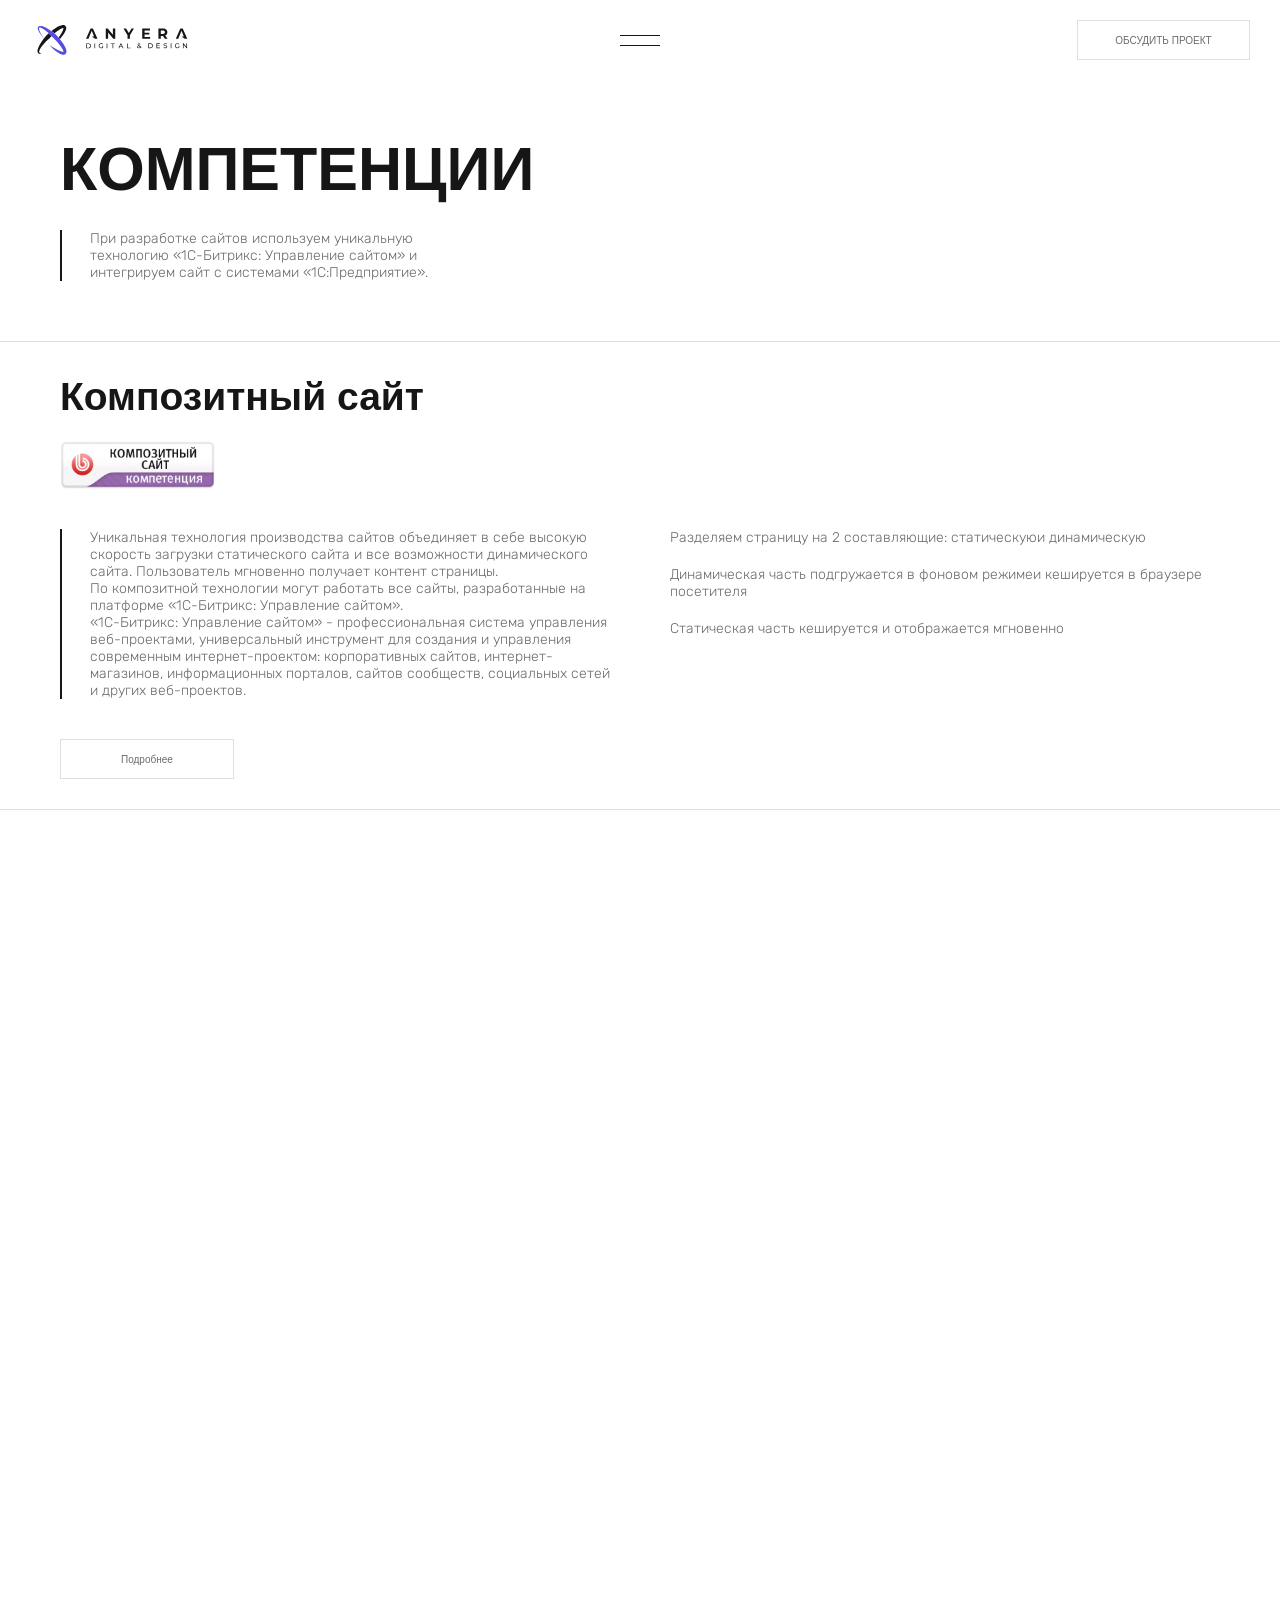
<file: competencies.html>
<!DOCTYPE html>
<html lang="en">
<head>
  <meta charset="UTF-8">
  <meta http-equiv="X-UA-Compatible" content="IE=edge">
  <meta name="viewport" content="width=device-width, initial-scale=1.0">
  <title>Anyera</title>
  <link rel="shortcut icon" href="img/favicon.ico" type="image/x-icon">
  <link href="img/apple-touch-icon.png" rel="apple-touch-icon" sizes="72x72">
  <link href="img/apple-touch-icon.png" rel="apple-touch-icon" sizes="76x76">
  <link href="img/apple-touch-icon.png" rel="apple-touch-icon" sizes="144x144">
  <link href="img/apple-touch-icon.png" rel="apple-touch-icon" sizes="152x152">
  <link href="img/apple-touch-icon.png" rel="apple-touch-icon" sizes="180x180">
  <link href="img/apple-touch-icon-192x192.png" rel="apple-touch-icon" sizes="192x192">
  <link href="img/apple-touch-icon.png" rel="apple-touch-icon">
  <meta name="msapplication-TileImage" content="img/apple-touch-icon.png">
  <link href="img/favicon-16x16.png" rel="icon" sizes="16x16" type="image/png">
  <link href="img/favicon-32x32.png" rel="icon" sizes="32x32" type="image/png">
  <link href="img/favicon.ico" rel="shortcut icon">
  <link href="img/site.webmanifest" rel="manifest">
  <link rel="stylesheet" href="css/swiper.min.css">
  <link rel="stylesheet" href="css/fonts.css">
  <link rel="stylesheet" href="css/reset.css">
  <link rel="stylesheet" href="css/style.css">
  <script>window.console = window.console || function(t) {};</script>
</head>
<body>
  <div class="overlay"></div>
  <!-- <div class="preloader">
    <div class="preloader__top"></div>
    <svg class="preloader__image" xmlns="http://www.w3.org/2000/svg" width="31" height="31" viewBox="0 0 31 31" fill="none">
      <path d="M2.32467 23.0762C0.852365 20.7515 0 17.9953 0 15.04C0 6.73365 6.73365 0 15.04 0C15.2501 0 15.4591 0.00430619 15.6671 0.012836L2.32467 23.0762Z" fill="currentColor"/>
      <path d="M18.8191 0.478815L29.5746 18.9199C29.9042 17.6821 30.0798 16.3816 30.0798 15.04C30.0798 8.03889 25.2962 2.15511 18.8191 0.478815Z" fill="currentColor"/>
      <path d="M26.5359 24.7384L23.4677 20.3018L19.5899 20.0344C18.4098 19.953 17.3278 19.3482 16.6402 18.3855L16.0843 17.6073C15.922 17.38 16.0395 17.0606 16.3105 16.9929L21.2899 15.7481L17.1017 7.81303L6.03521 26.986C6.02162 27.0095 6.00783 27.0329 5.9938 27.056C8.51128 28.9544 11.6444 30.0799 15.0403 30.0799C19.6509 30.0799 23.777 28.0052 26.5359 24.7384Z" fill="currentColor"/>
    </svg>
    <div class="preloader__bottom"></div>
  </div> -->
  <div class="cursor">
    <div class="cursor__block">
      <div class="cursor__wrapper">
        <div class="cursor__text cursor__text_slider">
          <p>
            <svg width="80" height="26" viewBox="0 0 80 26" fill="none" xmlns="http://www.w3.org/2000/svg">
              <path d="M0.545556 14.0454C-0.18185 13.5274 -0.181853 12.4726 0.545553 11.9546L16.9788 0.253285C17.8607 -0.374635 19.1034 0.236825 19.1034 1.29864V24.7014C19.1034 25.7632 17.8607 26.3746 16.9788 25.7467L0.545556 14.0454Z" fill="currentColor"/>
              <path d="M79.4544 14.0454C80.1819 13.5274 80.1819 12.4726 79.4544 11.9546L63.0212 0.253285C62.1393 -0.374635 60.8966 0.236825 60.8966 1.29864V24.7014C60.8966 25.7632 62.1393 26.3746 63.0212 25.7467L79.4544 14.0454Z" fill="currentColor"/>
              <path d="M45.9705 13.2336C45.9705 16.4353 43.2974 19.0308 40 19.0308C36.7026 19.0308 34.0295 16.4353 34.0295 13.2336C34.0295 10.0318 36.7026 7.43635 40 7.43635C43.2974 7.43635 45.9705 10.0318 45.9705 13.2336Z" fill="currentColor"/>
            </svg>
          </p>
        </div>
        <div class="cursor__text cursor__text_showreel"><p>ОТКРЫТЬ</p></div>
      </div>
      <div class="cursor__left"></div>
      <div class="cursor__right"></div>
    </div>
  </div>
  <header class="header">
    <div class="header__progress">
      <div class="header__progress_bar"></div>
    </div>
    <div class="container header__container">
      <div class="header__content">
        <a class="header__name" href="index.html">
          <svg width="170" height="34" viewBox="0 0 170 34" fill="none" xmlns="http://www.w3.org/2000/svg">
            <path style="--inc-step: 1;" d="M32.5327 2.84143C32.5054 2.63655 32.459 2.4347 32.394 2.23855C32.2422 1.78279 31.9952 1.36477 31.6697 1.01238C31.3284 0.668391 30.9145 0.405703 30.4586 0.243702C30.2653 0.16637 30.0642 0.110478 29.8588 0.0770211C29.675 0.0361788 29.4878 0.012729 29.2997 0.0069799C28.6734 -0.0210865 28.0462 0.0355733 27.4349 0.175434C26.4162 0.426043 25.4252 0.778606 24.4766 1.22783C22.6587 2.07275 21.0139 3.08436 19.4221 4.1598C18.4664 4.80436 17.5406 5.48172 16.6325 6.1777C16.3611 6.38576 16.0905 6.59529 15.8208 6.8063C16.9285 7.64147 19.0432 9.29587 19.2658 9.48471C19.5013 9.27784 19.7393 9.07274 19.9795 8.86941C20.5625 8.3738 21.1544 7.88795 21.7586 7.41894C23.1516 6.33729 24.6109 5.33721 26.0958 4.53572C26.788 4.14769 27.5182 3.83246 28.275 3.59504C28.5581 3.50582 28.8514 3.45309 29.1477 3.43811C29.1907 3.43584 29.2337 3.43584 29.2767 3.43811H29.3253C29.3306 3.47092 29.335 3.50372 29.3412 3.53564C29.3584 3.84621 29.3328 4.15769 29.2652 4.46125C29.0857 5.25567 28.8219 6.02847 28.4781 6.7664C27.7715 8.33745 26.8537 9.88013 25.8732 11.3927C25.3944 12.1321 24.8909 12.8618 24.3715 13.5808C24.224 13.7891 24.0712 13.9957 23.9192 14.2014C24.4731 14.8442 25.1435 15.6741 25.4783 16.089L25.3511 15.9276C25.5578 15.6971 25.7654 15.4657 25.9695 15.2316C26.6426 14.4674 27.3015 13.6854 27.9375 12.8777C29.1327 11.366 30.1997 9.75655 31.1273 8.06615C31.6223 7.15797 32.0228 6.201 32.3224 5.21042C32.4919 4.61752 32.577 4.00352 32.5751 3.38669C32.5778 3.20401 32.5636 3.02148 32.5327 2.84143ZM12.7776 9.3136C12.6699 9.40846 12.5612 9.50156 12.4526 9.59642C11.8015 10.1594 11.147 10.7197 10.5428 11.3359C9.50751 12.3928 8.59502 13.5631 7.68429 14.7325L7.40428 15.0871L7.29739 15.2263C7.26824 15.2644 7.23909 15.3008 7.20906 15.338C5.93484 16.9717 4.74859 18.6725 3.65537 20.4333C2.65808 22.0664 1.73764 23.7589 0.992102 25.5729C0.600783 26.5038 0.304813 27.4722 0.10876 28.4632C0.00501703 29.012 -0.0246941 29.5724 0.0204263 30.1291C0.0734268 30.7108 0.285428 31.4307 0.84105 31.9538C1.40815 32.4591 2.1113 32.5886 2.6625 32.5744C3.19243 32.5569 3.71727 32.4647 4.2216 32.3004C4.37795 32.2463 4.53342 32.1869 4.68888 32.1329C3.01054 31.8332 2.30386 31.4502 2.02473 30.756C1.9652 30.5981 1.92371 30.4339 1.90106 30.2666C1.90106 30.2621 1.90106 30.2568 1.90106 30.2506C1.90106 30.1868 1.90106 30.1167 1.90106 30.0414C1.93922 29.6743 2.02046 29.313 2.1431 28.965C2.4319 28.1705 2.80193 27.4081 3.24727 26.69C3.91161 25.5918 4.64756 24.5389 5.45032 23.5382C5.75066 23.1498 6.05453 22.7686 6.37077 22.3909C6.86014 21.8102 7.36276 21.2383 7.87245 20.6762C8.103 20.4236 8.33797 20.17 8.57382 19.9182C8.56807 19.9113 8.56081 19.9059 8.55262 19.9022C8.55262 19.9022 10.2548 18.0971 11.6682 16.7734C11.6743 16.7734 11.6743 16.7734 11.6796 16.7681C12.3642 16.1111 14.948 13.5684 15.857 12.6703L16.0063 12.5213C15.3711 11.8785 13.6115 10.0965 12.7776 9.31271V9.3136ZM12.5603 9.11145L12.737 9.27725C12.6716 9.21253 12.6125 9.15756 12.5603 9.11057V9.11145Z" fill="currentColor"/>
            <path style="--inc-step: 2;" d="M32.6648 28.5477C32.4184 27.5223 32.0667 26.5251 31.6152 25.5722C30.7704 23.7478 29.7589 22.0911 28.6898 20.492C27.7856 19.1519 26.8282 17.8606 25.8318 16.6012L25.7015 16.438L25.6226 16.3387C25.2866 15.9236 24.6137 15.097 24.0579 14.4505C23.2255 13.4749 22.3798 12.5179 21.5093 11.5813C20.8155 10.9528 20.1081 10.3358 19.387 9.73038C19.1628 9.54147 17.0405 7.88652 15.9298 7.05106C14.7773 6.2227 13.6187 5.41473 12.4095 4.67506C10.7747 3.641 9.05666 2.74481 7.27327 1.99574C6.34221 1.60451 5.37438 1.30739 4.38422 1.10884C3.8363 1.00525 3.277 0.975417 2.72118 1.02015C2.1361 1.07336 1.41628 1.28622 0.899458 1.84408C0.382639 2.40194 0.258532 3.11855 0.26917 3.67907C0.29105 4.20871 0.383469 4.73306 0.54398 5.23824C0.857036 6.15428 1.25968 7.03718 1.74605 7.8741C2.66533 9.53083 3.77343 11.0386 4.91256 12.5019C5.70331 13.5183 6.53039 14.5028 7.36989 15.4748L7.47716 15.3356C6.69882 14.3352 5.95063 13.3143 5.25209 12.2598C4.23585 10.7336 3.35064 9.12406 2.60594 7.44839C2.25271 6.63635 1.98905 5.78819 1.81963 4.91895C1.74449 4.53106 1.72657 4.13425 1.76644 3.74115C1.80988 3.38107 1.9393 3.13806 2.0838 3.03607C2.2283 2.93408 2.46587 2.89062 2.79919 2.91279C3.16627 2.94725 3.52772 3.02679 3.87538 3.14959C4.67038 3.44295 5.43441 3.8143 6.1563 4.25822C7.65091 5.15664 9.07548 6.24842 10.4469 7.39518C11.2004 8.03108 11.9344 8.68827 12.6551 9.35611C12.7074 9.40311 12.7668 9.4581 12.8324 9.52196L12.8714 9.55832C13.7056 10.3423 15.4741 12.1241 16.1115 12.768C16.1567 12.8159 16.2196 12.8798 16.295 12.9587C16.3269 12.9924 16.3446 13.0092 16.3446 13.0092C17.474 14.1746 21.1946 17.9661 21.1946 17.9661C21.7806 18.5107 22.7025 19.575 22.7247 19.6149V19.6211C23.6608 20.6694 24.5685 21.7354 25.4249 22.8379C26.5064 24.2427 27.5117 25.7061 28.3121 27.1978C28.6956 27.8959 29.0112 28.6292 29.2545 29.3876C29.3372 29.6736 29.3892 29.9677 29.4096 30.2647C29.4145 30.3082 29.4127 30.3522 29.4043 30.3951V30.4474C29.3777 30.4528 29.3458 30.4528 29.3156 30.459C29.0054 30.4791 28.6939 30.4555 28.3902 30.3889C28.1863 30.3454 27.9806 30.2913 27.7696 30.2275C27.7371 30.224 27.7049 30.2186 27.673 30.2115C24.7476 29.5127 17.5981 25.1101 13.4574 22.6028C16.1035 25.589 19.6796 28.828 21.7673 30.3774C22.7335 31.0577 23.7374 31.6828 24.7742 32.2496C25.682 32.7518 26.6414 33.1541 27.6358 33.4496C28.2265 33.6218 28.8386 33.7093 29.4539 33.7095C29.6378 33.7072 29.8213 33.6909 30.0027 33.6607C30.208 33.6381 30.4098 33.5907 30.6037 33.5197C31.0643 33.3748 31.4857 33.1267 31.8359 32.7942C32.1783 32.452 32.4408 32.0383 32.6045 31.5827C32.6776 31.3856 32.7337 31.1827 32.772 30.976C32.8082 30.7912 32.8295 30.6038 32.8359 30.4155C32.8667 29.788 32.8092 29.1592 32.6648 28.5477Z" fill="currentColor"/>
            <path style="--inc-step: 3;" d="M60.1681 4L55 15.6628H57.7497L61.4762 6.65093L64.1284 13.0912H61.5012L65.1869 15.6628H68.0034L62.8185 4H60.1681Z" fill="currentColor"/>
            <path style="--inc-step: 4;" d="M85.4384 11.0757L79.6253 4H77.3867V15.6628H80.0594V8.58431L85.8894 15.6628H88.1111V4H85.4384V11.0757Z" fill="currentColor"/>
            <path style="--inc-step: 5;" d="M106.632 4L103.497 9.17776L100.374 4H97.4961L102.031 11.5058V15.6628H104.741V11.5338L109.293 4H106.632Z" fill="currentColor"/>
            <path style="--inc-step: 6;" d="M121.344 10.7976H126.729V8.69908H121.344V6.16665H127.442V4H118.676V15.6628H127.657V13.4971H121.344V10.7976Z" fill="currentColor"/>
            <path style="--inc-step: 7;" d="M144.784 11.913C145.496 11.6156 146.105 11.1141 146.532 10.4715C146.943 9.84446 147.148 9.09804 147.149 8.23219C147.149 7.35453 146.943 6.59909 146.532 5.96588C146.105 5.31888 145.497 4.81202 144.784 4.5085C144.03 4.17012 143.131 4.00062 142.087 4H137.042V15.6628H139.74V12.4103H142.087H142.212L144.45 15.6609H147.364L144.76 11.9223L144.784 11.913ZM143.802 6.73189C144.213 7.08706 144.418 7.58686 144.418 8.23126C144.418 8.86385 144.213 9.36147 143.802 9.7241C143.392 10.0867 142.77 10.2671 141.937 10.2653H139.74V6.19634H141.937C142.77 6.19634 143.392 6.37424 143.802 6.73003V6.73189Z" fill="currentColor"/>
            <path style="--inc-step: 8;" d="M164.567 4H161.916L156.748 15.6628H159.499L163.224 6.65093L165.876 13.0912H163.25L166.936 15.6628H169.751L164.567 4Z" fill="currentColor"/>
            <path style="--inc-step: 9;" d="M55.2676 26.3851V20.9304H57.5666C58.0997 20.9197 58.6275 21.0374 59.1056 21.2735C59.5344 21.489 59.8936 21.8213 60.1418 22.232C60.3845 22.6683 60.5118 23.1592 60.5118 23.6584C60.5118 24.1576 60.3845 24.6485 60.1418 25.0847C59.8938 25.4946 59.5345 25.8256 59.1056 26.0392C58.6278 26.276 58.0998 26.3937 57.5666 26.3824L55.2676 26.3851ZM56.0464 25.7081H57.521C57.9271 25.7184 58.3296 25.6301 58.694 25.4507C59.0137 25.289 59.2799 25.0386 59.4608 24.7295C59.64 24.4004 59.7339 24.0317 59.7339 23.657C59.7339 23.2824 59.64 22.9137 59.4608 22.5846C59.2787 22.2774 59.0127 22.0286 58.694 21.8674C58.3287 21.6896 57.9258 21.6031 57.5197 21.6154H56.0451L56.0464 25.7081Z" fill="currentColor"/>
            <path style="--inc-step: 9;" d="M64.5342 26.3844V20.9297H65.313V26.3844H64.5342Z" fill="currentColor"/>
            <path style="--inc-step: 10;" d="M72.2413 26.3816C71.8448 26.3855 71.4511 26.3155 71.0803 26.1752C70.7394 26.0452 70.4284 25.8476 70.166 25.5941C69.9036 25.3407 69.6952 25.0367 69.5534 24.7006C69.2621 23.9865 69.2621 23.1867 69.5534 22.4726C69.6956 22.1395 69.9035 21.8386 70.1647 21.5878C70.431 21.3339 70.7449 21.1353 71.0884 21.0033C71.8484 20.7255 72.6823 20.7255 73.4424 21.0033C73.7924 21.1378 74.105 21.3543 74.354 21.6347L73.87 22.1173C73.6627 21.9097 73.4149 21.7468 73.1421 21.6388C72.8695 21.535 72.5799 21.4832 72.2882 21.4859C71.9913 21.4834 71.6967 21.5366 71.4195 21.6428C71.1627 21.7429 70.9284 21.8933 70.7305 22.0852C70.5341 22.2741 70.3801 22.5026 70.2787 22.7554C70.066 23.291 70.066 23.8875 70.2787 24.4231C70.3812 24.6754 70.5351 24.9036 70.7305 25.0934C70.9283 25.2847 71.1626 25.4343 71.4195 25.5331C71.6953 25.6391 71.9887 25.6918 72.2842 25.6886C72.5689 25.6905 72.852 25.6452 73.122 25.5545C73.3998 25.4577 73.6535 25.3022 73.866 25.0987L74.3111 25.6899C74.0328 25.9234 73.7112 26.0997 73.3646 26.2087C73.0016 26.3251 72.6225 26.3835 72.2413 26.3816ZM73.559 25.5867V23.5598H74.307V25.6859L73.559 25.5867Z" fill="currentColor"/>
            <path style="--inc-step: 10;" d="M78.375 26.3844V20.9297H79.1498V26.3844H78.375Z" fill="currentColor"/>
            <path style="--inc-step: 11;" d="M85.0419 26.3777V21.608H83.1719V20.9297H87.6842V21.608H85.8074V26.3844L85.0419 26.3777Z" fill="currentColor"/>
            <path style="--inc-step: 11;" d="M91.7061 26.3844L94.1767 20.9297H94.9475L97.4262 26.3844H96.6085L94.4019 21.3667H94.7143L92.5104 26.3844H91.7061ZM92.7584 25.021L92.9689 24.3977H96.0387L96.2653 25.021H92.7584Z" fill="currentColor"/>
            <path style="--inc-step: 12;" d="M101.448 26.3844V20.9297H102.228V25.7074H105.178V26.3844H101.448Z" fill="currentColor"/>
            <path style="--inc-step: 12;" d="M114.821 26.3587C114.485 26.3647 114.152 26.3036 113.84 26.1791C113.574 26.0747 113.34 25.9028 113.162 25.6804C112.996 25.4696 112.908 25.2084 112.912 24.9404C112.91 24.7068 112.966 24.4764 113.076 24.2702C113.208 24.0409 113.386 23.8407 113.597 23.6817C113.891 23.4571 114.205 23.2601 114.536 23.0932C114.792 22.9626 115.04 22.8171 115.28 22.6575C115.428 22.5632 115.557 22.4428 115.662 22.3022C115.735 22.1959 115.775 22.0696 115.774 21.9403C115.777 21.8589 115.761 21.778 115.729 21.7032C115.697 21.6285 115.649 21.5616 115.588 21.5073C115.436 21.3871 115.245 21.3274 115.052 21.3397C114.845 21.3276 114.641 21.3931 114.479 21.5234C114.412 21.5832 114.358 21.6572 114.322 21.7402C114.287 21.8232 114.27 21.913 114.273 22.0033C114.273 22.1003 114.29 22.1965 114.324 22.2875C114.369 22.398 114.433 22.5004 114.512 22.5904C114.635 22.7389 114.766 22.8807 114.904 23.0154L117.788 25.8828L117.368 26.3815L114.306 23.3345C114.151 23.184 114.007 23.0213 113.877 22.8478C113.781 22.721 113.705 22.5805 113.651 22.4309C113.605 22.2982 113.581 22.1586 113.581 22.018C113.576 21.7903 113.64 21.5664 113.765 21.3759C113.891 21.1863 114.069 21.0373 114.278 20.9469C114.523 20.8409 114.787 20.7892 115.053 20.7954C115.299 20.7894 115.543 20.8351 115.77 20.9295C115.967 21.0104 116.134 21.1499 116.248 21.3291C116.363 21.5083 116.419 21.7185 116.41 21.9309C116.411 22.1333 116.359 22.3323 116.257 22.5073C116.132 22.7106 115.966 22.8859 115.77 23.0221C115.485 23.2258 115.182 23.4052 114.867 23.5583C114.61 23.6857 114.365 23.8355 114.135 24.0061C113.983 24.1164 113.855 24.2553 113.757 24.4149C113.681 24.551 113.642 24.7043 113.643 24.86C113.641 25.0249 113.695 25.1856 113.796 25.3158C113.907 25.4561 114.056 25.5625 114.225 25.6228C114.43 25.7 114.648 25.7373 114.867 25.7327C115.194 25.7371 115.516 25.6592 115.805 25.5061C116.096 25.3464 116.339 25.1123 116.51 24.8278C116.717 24.4831 116.858 24.1031 116.927 23.7071L117.528 23.9015C117.443 24.3778 117.26 24.8314 116.992 25.234C116.752 25.5848 116.43 25.8712 116.053 26.0678C115.672 26.2624 115.249 26.3622 114.821 26.3587Z" fill="currentColor"/>
            <path style="--inc-step: 13;" d="M125.514 26.2503V20.7956H127.813C128.346 20.7849 128.874 20.9026 129.352 21.1388C129.782 21.3534 130.144 21.6858 130.393 22.0973C130.636 22.5335 130.763 23.0244 130.763 23.5236C130.763 24.0228 130.636 24.5137 130.393 24.95C130.146 25.3609 129.786 25.6928 129.357 25.9071C128.879 26.1439 128.351 26.2616 127.818 26.2503H125.514ZM126.293 25.5733H127.767C128.173 25.5837 128.576 25.4953 128.94 25.3159C129.26 25.1543 129.526 24.9039 129.707 24.5947C129.886 24.2656 129.98 23.8969 129.98 23.5223C129.98 23.1476 129.886 22.7789 129.707 22.4498C129.525 22.1427 129.259 21.8939 128.94 21.7326C128.575 21.5549 128.172 21.4684 127.766 21.4806H126.291L126.293 25.5733Z" fill="currentColor"/>
            <path style="--inc-step: 13;" d="M135.563 25.5726H138.743V26.2496H134.784V20.7949H138.634V21.4799H135.563V25.5726ZM135.493 23.1489H138.298V23.8112H135.493V23.1489Z" fill="currentColor"/>
            <path style="--inc-step: 14;" d="M144.854 26.2432C144.449 26.2448 144.047 26.18 143.662 26.0515C143.332 25.9517 143.026 25.7831 142.766 25.5569L143.054 24.9496C143.289 25.1474 143.558 25.3005 143.849 25.4014C144.17 25.5209 144.511 25.5817 144.854 25.581C145.116 25.5896 145.376 25.5524 145.625 25.4711C145.797 25.417 145.949 25.3129 146.062 25.1721C146.153 25.0463 146.2 24.8942 146.196 24.7391C146.2 24.6552 146.185 24.5714 146.154 24.4935C146.122 24.4156 146.075 24.3453 146.014 24.2874C145.876 24.1637 145.714 24.0693 145.538 24.0099C145.328 23.936 145.113 23.8751 144.896 23.8276C144.661 23.7753 144.427 23.7149 144.191 23.6439C143.966 23.5788 143.748 23.4888 143.543 23.3758C143.352 23.2697 143.191 23.1182 143.073 22.9347C142.945 22.72 142.882 22.4726 142.893 22.2229C142.891 21.9482 142.968 21.6786 143.116 21.4467C143.283 21.1939 143.521 20.9962 143.801 20.8783C144.174 20.7228 144.577 20.6496 144.982 20.6639C145.298 20.6644 145.614 20.7063 145.92 20.7885C146.209 20.8613 146.483 20.9823 146.731 21.1465L146.474 21.7698C146.247 21.618 145.997 21.5035 145.734 21.4307C145.487 21.3628 145.233 21.3277 144.978 21.3261C144.72 21.318 144.464 21.3575 144.221 21.4427C144.05 21.502 143.899 21.6107 143.788 21.7551C143.699 21.8825 143.652 22.035 143.654 22.1907C143.65 22.276 143.664 22.3611 143.696 22.4404C143.727 22.5197 143.775 22.5914 143.837 22.6506C143.975 22.772 144.137 22.8633 144.313 22.9187C144.523 22.9907 144.738 23.0516 144.955 23.101C145.189 23.1559 145.424 23.2163 145.66 23.2846C145.885 23.3485 146.103 23.4385 146.307 23.5527C146.497 23.6581 146.659 23.8081 146.778 23.9898C146.905 24.2008 146.968 24.4446 146.958 24.6909C146.958 24.9633 146.88 25.2302 146.732 25.459C146.56 25.7125 146.317 25.9101 146.034 26.0274C145.66 26.1818 145.258 26.2553 144.854 26.2432Z" fill="currentColor"/>
            <path style="--inc-step: 14;" d="M150.979 26.2496V20.7949H151.759V26.2496H150.979Z" fill="currentColor"/>
            <path style="--inc-step: 15;" d="M158.688 26.2471C158.291 26.2511 157.897 26.1811 157.527 26.0407C157.186 25.9107 156.875 25.7131 156.612 25.4596C156.35 25.2062 156.141 24.9022 156 24.566C155.708 23.8519 155.708 23.0521 156 22.338C156.141 22.0047 156.349 21.7037 156.611 21.4533C156.877 21.1988 157.191 21.0001 157.535 20.8688C157.907 20.7274 158.304 20.6574 158.702 20.6624C159.107 20.6573 159.509 20.7288 159.887 20.8728C160.237 21.0073 160.55 21.2238 160.799 21.5042L160.316 21.9868C160.109 21.7788 159.86 21.6159 159.587 21.5082C159.032 21.3018 158.421 21.3018 157.866 21.5082C157.608 21.6059 157.372 21.754 157.171 21.9439C156.975 22.1332 156.822 22.3616 156.72 22.6142C156.507 23.1497 156.507 23.7463 156.72 24.2818C156.823 24.5339 156.976 24.762 157.171 24.9521C157.37 25.1435 157.604 25.2931 157.862 25.3918C158.137 25.4981 158.431 25.5509 158.726 25.5473C159.011 25.5492 159.294 25.5039 159.564 25.4133C159.842 25.3158 160.095 25.1605 160.308 24.9575L160.752 25.5487C160.474 25.7824 160.152 25.9588 159.806 26.0675C159.445 26.1858 159.067 26.2464 158.688 26.2471ZM160.004 25.4521V23.4252H160.752V25.5513L160.004 25.4521Z" fill="currentColor"/>
            <path style="--inc-step: 15;" d="M164.82 26.2496V20.7949H165.46L169.067 25.2764H168.732V20.7949H169.511V26.2496H168.878L165.259 21.7695H165.594V26.2496H164.82Z" fill="currentColor"/>
          </svg>
        </a>
        <button class="header__burger" aria-label="Открыть меню">
          <span></span>
          <span></span>
          <span></span>
          <span></span>
        </button>
        <div class="header__right">
          <div class="header__links">
            <a class="header__link text text__middle" href="team.html"><span class="text__rotate">Команда</span></a>
            <a class="header__link text text__middle" href="projects.html"><span class="text__rotate">Проекты</span></a>
          </div>
          <div class="header__buttons">
            <button class="btn button__project">
              <span class="button__text">ОБСУДИТЬ ПРОЕКТ</span>
              <span class="button__hover"></span>
            </button>
            <a href="briefing.html" class="btn button__briefing">
              <span class="button__text">БРИФИНГ</span>
              <span class="button__hover"></span>
            </a>
            <!-- <a href="briefing.html" class="btn button__feedback">
              <span class="button__text">КАЛЬКУЛЯТОР</span>
              <span class="button__hover"></span>
            </a> -->
            <div class="header__consultation_burger_flex">
              <button class="header__consultation_burger" aria-label="Закрыть меню">
                <svg width="23" height="22" viewBox="0 0 23 22" fill="none" xmlns="http://www.w3.org/2000/svg">
                  <path d="M1 21.3241L21.3241 1M1.42335 1L21.7475 21.3241" stroke="currentColor"/>
                </svg>
              </button>
            </div>
          </div>
        </div>
      </div>
    </div>
  </header>
  <main class="main" data-scroll-container>
    <section class="top" data-scroll-section id="top"></section>
    <section class="competencies" data-scroll-section>
      <div class="container competencies__container">
        <div class="competencies__block">
          <h1 class="competencies__head">КОМПЕТЕНЦИИ</h1>
          <p class="competencies__desc">При разработке сайтов используем уникальную технологию «1С-Битрикс: Управление сайтом» и интегрируем сайт с системами «1С:Предприятие».</p>
        </div>
      </div>
      <div class="competencies__divider"></div>
      <div class="container competencies__container">
        <div class="competencies__bottom">
          <div class="competencies__image">
            <h3 class="competencies__hedading">Композитный сайт</h3>
            <img src="img/competencies/competencies_1.webp" alt="">
          </div>
          <div class="competencies__flex">
            <div class="competencies__info">
              <p class="competencies__description">
                Уникальная технология производства сайтов объединяет в себе высокую скорость загрузки статического сайта и все возможности динамического сайта. Пользователь мгновенно получает контент страницы.<br>
                По композитной технологии могут работать все сайты, разработанные на платформе «1С-Битрикс: Управление сайтом».<br>
                «1С-Битрикс: Управление сайтом» - профессиональная система управления веб-проектами, универсальный инструмент для создания и управления современным интернет-проектом: корпоративных сайтов, интернет-магазинов, информационных порталов, сайтов сообществ, социальных сетей и других веб-проектов.
              </p>
            </div>
            <ul class="competencies__list">
              <li class="competencies__item">
                <p class="competencies__item_desc">Разделяем страницу на 2 соcтавляющие: статическуюи динамическую</p>
              </li>
              <li class="competencies__item">
                <p class="competencies__item_desc">Динамическая часть подгружается в фоновом режимеи кешируется в браузере посетителя</p>
              </li>
              <li class="competencies__item">
                <p class="competencies__item_desc">Статическая часть кешируется и отображается мгновенно</p>
              </li>
            </ul>
          </div>
          <a href="" class="btn competencies__button">
            <span class="button__text">Подробнее</span>
            <span class="button__hover"></span>
          </a>
        </div>
      </div>
      <div class="competencies__divider"></div>
      <div class="container competencies__container">
        <div class="competencies__bottom">
          <div class="competencies__image">
            <h3 class="competencies__hedading">Интеграция с «1С:Предприятие»</h3>
            <img src="img/competencies/competencies_1.webp" alt="">
          </div>
          <div class="competencies__flex">
            <div class="competencies__info">
              <p class="competencies__description">
                Интеграция сайта с системами «1С:Предприятие» необходима любому бизнесу, который работает с клиентами онлайн. Без неё интернет-магазин просто не может быть конкурентоспособным – обработка заказа будет занимать больше времени, чем клиент может позволить.<br>
                Обмен данными в реальном времени. Синхронизация может производиться не только по расписанию, но и в режиме реального времени. Обмен идет в обе стороны: из «1С» в интернет-магазин и наоборот.<br>
                Возможности интеграции «1С» и «1С-Битрикс: Управление сайтом». Интеграция позволит держать каталоги на сайте и в «1С» в актуальном состоянии. Менеджеру не придется создавать копии всех поступивших заказов в «1С» – вся информация о товарах и заказах будет синхронизована.
              </p>
            </div>
            <ul class="competencies__list">
              <li class="competencies__item">
                <p class="competencies__item_desc">Построение дерева каталогов</p>
              </li>
              <li class="competencies__item">
                <p class="competencies__item_desc">Выгрузка каталога товаров в «1С»</p>
              </li>
              <li class="competencies__item">
                <p class="competencies__item_desc">Многоскладовость</p>
              </li>
              <li class="competencies__item">
                <p class="competencies__item_desc">Мультиканальность взаимодействия с клиентом</p>
              </li>
              <li class="competencies__item">
                <p class="competencies__item_desc">Поддержка работы с SKU (Stock Keeping Unit)</p>
              </li>
              <li class="competencies__item">
                <p class="competencies__item_desc">Синхронизация справочников</p>
              </li>
              <li class="competencies__item">
                <p class="competencies__item_desc">Оптимизация загрузки/выгрузки</p>
              </li>
            </ul>
          </div>
          <a href="" class="btn competencies__button">
            <span class="button__text">Подробнее</span>
            <span class="button__hover"></span>
          </a>
        </div>
      </div>
    </section>
    <footer class="footer" data-scroll-section>
      <div class="footer__border">
        <div class="container footer__container">
          <div class="footer__block">
            <div class="footer__flex">
              <div class="footer__left">
                <div class="footer__mail">
                  <p class="footer__mail_info">Напишите нам:</p>
                  <a href="mailto:hello@anyera.ru" class="footer__mail_send">
                    <h5 class="header__nav_contact_head text text__verybig">
                      <span class="text__rotate">hello@anyera.ru</span>
                    </h5>
                  </a>
                </div>
                <div class="footer__contact">
                  <a href="tel:+79270030100" class="footer__contact_tel">
                    <h3 class="header__nav_contact_head text text__big">
                      <span class="text__rotate">8 927 003 01 00</span>
                    </h3>
                  </a>
                  <p class="footer__contact_info">443122, Россия, Самарская обл., <br>Самара, Георгия Димитрова, д 81</p>
                </div>
              </div>
              <div class="footer__right">
                <div class="footer__right_block">
                  <ul class="footer__social">
                    <li>
                      <a href="https://t.me/anyera" target="_blank" class="footer__social_link">
                        <svg class="icon__tg" width="18" height="15" viewBox="0 0 18 15" fill="none" xmlns="http://www.w3.org/2000/svg">
                          <path fill-rule="evenodd" clip-rule="evenodd" d="M15.4808 0.691701C15.6868 0.605021 15.9122 0.575131 16.1336 0.605131C16.355 0.635131 16.5643 0.723921 16.7397 0.862271C16.9152 1.00062 17.0503 1.18346 17.1311 1.39177C17.2119 1.60007 17.2354 1.82623 17.1992 2.0467L15.3092 13.5108C15.1258 14.6167 13.9125 15.2508 12.8983 14.7C12.05 14.2392 10.79 13.5292 9.65669 12.7883C9.08999 12.4175 7.35414 11.23 7.56748 10.385C7.75081 9.66253 10.6675 6.94753 12.3342 5.33336C12.9883 4.6992 12.69 4.33336 11.9175 4.9167C9.99829 6.36503 6.91914 8.56753 5.90081 9.18753C5.00248 9.73423 4.53414 9.82753 3.97414 9.73423C2.95248 9.56423 2.00498 9.30083 1.23164 8.98003C0.18664 8.54673 0.23748 7.11003 1.23081 6.6917L15.4808 0.691701Z" fill="currentColor"></path>
                        </svg>
                      </a>
                    </li>
                    <li>
                      <a href="https://vk.com/anyera" target="_blank" class="footer__social_link">
                        <svg class="icon__bn" width="20" height="20" viewBox="0 0 20 20" fill="none" xmlns="http://www.w3.org/2000/svg">
                          <path d="M18.3333 10C18.3347 11.0976 18.1186 12.1847 17.6974 13.1983C17.2763 14.2119 16.6584 15.132 15.8796 15.9054C15.1071 16.6765 14.1902 17.2879 13.1814 17.7045C12.1725 18.1211 11.0915 18.3347 10 18.3333C5.39752 18.3333 1.66669 14.6025 1.66669 10C1.66377 7.86326 2.48455 5.80759 3.95835 4.26044C4.736 3.43986 5.6729 2.78658 6.71174 2.3406C7.75058 1.89461 8.8695 1.6653 10 1.66669C11.0915 1.66528 12.1725 1.87897 13.1814 2.29557C14.1902 2.71217 15.1071 3.32349 15.8796 4.09461M18.3333 10C18.3347 8.90239 18.1186 7.81537 17.6974 6.80175C17.2763 5.78814 16.6584 4.86803 15.8796 4.09461M18.3333 10C17.1175 10 13.7634 9.54169 10.7613 10.8596C7.5001 12.2917 5.13885 14.5129 4.10968 15.8946M18.3333 10C18.3333 11.0258 18.1479 12.0088 17.8083 12.9167M15.8796 4.09461C15.1458 3.36345 14.2823 2.77525 13.3333 2.36002M6.87497 2.27252C8.17914 3.47627 11.025 6.54086 12.0833 9.58336C13.1417 12.6258 13.5333 16.3667 13.775 17.4313M1.73097 8.95836C3.30514 9.05336 7.47222 9.13877 10.1389 8.00002C12.8056 6.86127 15.1002 4.76669 15.8873 4.10211M2.2918 13.1721C3.0261 14.9495 4.35043 16.4197 6.0418 17.335" stroke="currentColor" stroke-width="1.67111" stroke-linecap="round" stroke-linejoin="round"></path>
                        </svg>
                      </a>
                    </li>
                    <li>
                      <a href="https://www.behance.net/anyera" target="_blank" class="footer__social_link">
                        <svg class="icon__vk" width="20" height="12" viewBox="0 0 20 12" fill="none" xmlns="http://www.w3.org/2000/svg">
                          <path fill-rule="evenodd" clip-rule="evenodd" d="M17.8022 8.29802C17.8022 8.29802 19.4192 9.89502 19.8192 10.634C19.827 10.6447 19.833 10.6565 19.8372 10.669C20.0002 10.942 20.0402 11.156 19.9602 11.314C19.8252 11.575 19.3682 11.706 19.2132 11.717H16.3552C16.1562 11.717 15.7422 11.665 15.2382 11.317C14.8532 11.048 14.4702 10.605 14.0992 10.172C13.5452 9.52902 13.0662 8.97102 12.5812 8.97102C12.5199 8.97092 12.4591 8.98102 12.4012 9.00102C12.0342 9.11702 11.5682 9.64002 11.5682 11.033C11.5682 11.469 11.2242 11.717 10.9832 11.717H9.67415C9.22815 11.717 6.90615 11.561 4.84715 9.39002C2.32415 6.73202 0.0581513 1.40002 0.0361513 1.35302C-0.104849 1.00802 0.191151 0.82002 0.511151 0.82002H3.39715C3.78415 0.82002 3.91015 1.05402 3.99815 1.26402C4.10015 1.50502 4.47815 2.46902 5.09815 3.55202C6.10215 5.31402 6.71915 6.03102 7.21215 6.03102C7.30477 6.03132 7.39583 6.00712 7.47615 5.96102C8.12015 5.60702 8.00015 3.30702 7.97015 2.83302C7.97015 2.74102 7.96915 1.80602 7.63915 1.35402C7.40315 1.03002 7.00115 0.90402 6.75815 0.85802C6.82315 0.76402 6.96115 0.62002 7.13815 0.53502C7.57915 0.31502 8.37615 0.28302 9.16715 0.28302H9.60615C10.4642 0.29502 10.6862 0.35002 10.9982 0.42902C11.6262 0.57902 11.6382 0.98602 11.5832 2.37202C11.5672 2.76802 11.5502 3.21402 11.5502 3.73902C11.5502 3.85102 11.5452 3.97602 11.5452 4.10302C11.5262 4.81402 11.5012 5.61502 12.0032 5.94402C12.0683 5.98458 12.1435 6.00602 12.2202 6.00602C12.3942 6.00602 12.9152 6.00602 14.3282 3.58102C14.9482 2.51002 15.4282 1.24702 15.4612 1.15202C15.4892 1.09902 15.5732 0.95002 15.6752 0.89002C15.7478 0.85142 15.829 0.83213 15.9112 0.83402H19.3062C19.6762 0.83402 19.9272 0.89002 19.9762 1.03002C20.0582 1.25702 19.9602 1.95002 18.4102 4.04602C18.1492 4.39502 17.9202 4.69702 17.7192 4.96102C16.3142 6.80502 16.3142 6.89802 17.8022 8.29802Z" fill="currentColor"></path>
                        </svg>
                      </a>
                    </li>
                    <li>
                      <a href="#" target="_blank" class="footer__social_link">
                        <svg class="icon__be" width="20" height="14" viewBox="0 0 20 14" fill="none" xmlns="http://www.w3.org/2000/svg">
                          <path d="M8.07206 6.301C8.07206 6.301 9.96406 6.154 9.96406 3.842C9.96406 1.527 8.41606 0.401001 6.45406 0.401001H6.10352e-05V13.327H6.45406C6.45406 13.327 10.3951 13.456 10.3951 9.511C10.3941 9.51 10.5661 6.301 8.07206 6.301ZM2.84406 2.697H6.45406C6.45406 2.697 7.33206 2.697 7.33206 4.041C7.33206 5.387 6.81606 5.582 6.23006 5.582H2.84406V2.697ZM6.27106 11.029H2.84406V7.574H6.45406C6.45406 7.574 7.76206 7.556 7.76206 9.349C7.76206 10.861 6.78506 11.018 6.27106 11.029ZM15.6491 3.688C10.8781 3.688 10.8821 8.655 10.8821 8.655C10.8821 8.655 10.5561 13.596 15.6491 13.596C15.6491 13.596 19.8921 13.85 19.8921 10.159H17.7101C17.7101 10.159 17.7821 11.55 15.7221 11.55C15.7221 11.55 13.5381 11.702 13.5381 9.3H19.9611C19.9621 9.299 20.6701 3.688 15.6491 3.688ZM17.5901 7.574H13.5161C13.5161 7.574 13.7821 5.582 15.6981 5.582C17.6141 5.582 17.5901 7.574 17.5901 7.574ZM18.0971 1.16H12.9801V2.754H18.0971V1.16Z" fill="currentColor"></path>
                        </svg>
                      </a>
                    </li>
                  </ul>
                  <div class="footer__buttons">
                    <button class="btn footer__button">
                      <span class="button__text">Скачать презентацию</span>
                      <span class="button__hover"></span>
                    </button>
                    <button class="btn footer__button footer_popup__button">
                      <span class="button__text">Обратная связь</span>
                      <span class="button__hover"></span>
                    </button>
                  </div>
                </div>
                <ul class="footer__list">
                  <li class="footer__item">
                    <a href="services.html" class="footer__link text">
                      <span class="text__rotate text__big">Услуги</span>
                    </a>
                  </li>
                  <li class="footer__item">
                    <a href="career.html" class="footer__link text">
                      <span class="text__rotate text__big">Карьера</span>
                    </a>
                  </li>
                  <li class="footer__item">
                    <a href="#" class="footer__link text">
                      <span class="text__rotate text__big">Медиа</span>
                    </a>
                  </li>
                  <li class="footer__item">
                    <a href="services.html" class="footer__link text">
                      <span class="text__rotate text__big">Документы</span>
                    </a>
                  </li>
                </ul>
              </div>
            </div>
            <div class="footer__bottom">
              <p>ИНН/КПП:6319260879/631901001 <br>ОГРН:1236300014807</p>
            </div>
            <div class="footer__info">
              <p class="footer__copyright">
                © <span class="footer__year"></span> ООО “ЭНИЕРА” Все права защищены.
              </p>
              <a href="policy.html" class="footer__privacy text">
                <span class="text__rotate">Политика конфиденциальности</span>
              </a>
              <a data-scroll-to href="#top" class="btn footer__button_up">
                <span class="button__text">
                  <svg width="42" height="22" viewBox="0 0 42 22" fill="none" xmlns="http://www.w3.org/2000/svg">
                    <path d="M1 21.3333L20.8 1.33325L41 21.3333" stroke="currentColor" stroke-width="1.40472"/>
                  </svg>
                </span>
                <span class="button__hover"></span>
              </a>
            </div>
          </div>
        </div>
      </div>
    </footer>
  </main>
  <div class="header__nav">
    <div class="header__nav_scroll" data-scrollbar>
      <div class="header__nav_block">
        <div class="container header__nav_container">
          <div class="header__nav_flex">
            <ul class="header__nav_list">
              <li class="header__nav_item">
                <a href="services.html" class="header__nav_link">
                  <h3 class="text text__big"><span class="text__rotate">Услуги</span></h3>
                  <svg width="11" height="19" viewBox="0 0 11 19" fill="none" xmlns="http://www.w3.org/2000/svg">
                    <path fill-rule="evenodd" clip-rule="evenodd" d="M0.959557 0.792893C1.35008 0.402369 1.98325 0.402369 2.37377 0.792893L10.3738 8.79289C10.7643 9.18342 10.7643 9.81658 10.3738 10.2071L2.37377 18.2071C1.98325 18.5976 1.35008 18.5976 0.959557 18.2071C0.569033 17.8166 0.569033 17.1834 0.959557 16.7929L8.25245 9.5L0.959557 2.20711C0.569033 1.81658 0.569033 1.18342 0.959557 0.792893Z" fill="currentColor"/>
                  </svg>
                </a>
                <ul class="header__subnav_list">
                  <li class="header__subnav_item"><a href="#" class="header__subnav_link"><p class="text"><span class="text__rotate">Аналитика</span></p></a></li>
                  <li class="header__subnav_item"><a href="#" class="header__subnav_link"><p class="text"><span class="text__rotate">Дизайн</span></p></a></li>
                  <li class="header__subnav_item"><a href="#" class="header__subnav_link"><p class="text"><span class="text__rotate">Веб-разработка</span></p></a></li>
                  <li class="header__subnav_item"><a href="#" class="header__subnav_link"><p class="text"><span class="text__rotate">Поддержка и развитие</span></p></a></li>
                  <li class="header__subnav_item"><a href="#" class="header__subnav_link"><p class="text"><span class="text__rotate">Автоматизация</span></p></a></li>
                  <li class="header__subnav_item"><a href="price.html" class="header__subnav_link"><p class="text"><span class="text__rotate">Прайс-лист</span></p></a></li>
                </ul>
              </li>
              <li class="header__nav_item">
                <a href="#" class="header__nav_link">
                  <h3 class="text text__big"><span class="text__rotate">О компании</span></h3>
                  <svg width="11" height="19" viewBox="0 0 11 19" fill="none" xmlns="http://www.w3.org/2000/svg">
                    <path fill-rule="evenodd" clip-rule="evenodd" d="M0.959557 0.792893C1.35008 0.402369 1.98325 0.402369 2.37377 0.792893L10.3738 8.79289C10.7643 9.18342 10.7643 9.81658 10.3738 10.2071L2.37377 18.2071C1.98325 18.5976 1.35008 18.5976 0.959557 18.2071C0.569033 17.8166 0.569033 17.1834 0.959557 16.7929L8.25245 9.5L0.959557 2.20711C0.569033 1.81658 0.569033 1.18342 0.959557 0.792893Z" fill="currentColor"/>
                  </svg>
                </a>
                <ul class="header__subnav_list">
                  <li class="header__subnav_item"><a href="team.html" class="header__subnav_link"><p class="text"><span class="text__rotate">Команда</span></p></a></li>
                  <li class="header__subnav_item"><a href="certificates.html" class="header__subnav_link"><p class="text"><span class="text__rotate">Сертификаты</span></p></a></li>
                  <li class="header__subnav_item"><a href="competencies.html" class="header__subnav_link"><p class="text"><span class="text__rotate">Компетенции партнера 1С-Битрикс</span></p></a></li>
                </ul>
              </li>
              <li class="header__nav_item">
                <a href="projects.html" class="header__nav_link">
                  <h3 class="text text__big"><span class="text__rotate">Проекты</span></h3>
                </a>
              </li>
              <li class="header__nav_item">
                <a href="career.html" class="header__nav_link">
                  <h3 class="text text__big"><span class="text__rotate">Карьера</span></h3>
                </a>
              </li>
              <li class="header__nav_item">
                <a href="contacts.html" class="header__nav_link">
                  <h3 class="text text__big"><span class="text__rotate">Контакты</span></h3>
                </a>
              </li>
              <li class="header__nav_item">
                <a href="articles.html" class="header__nav_link">
                  <h3 class="text text__big"><span class="text__rotate">Медиа</span></h3>
                </a>
              </li>
            </ul>
            <div class="header__nav__contact">
              <ul class="header__nav__contact_list">
                <li class="header__nav_contact_item">
                  <p class="header__nav_contact_desc">Сall us by number:</p>
                  <a href="tel:+79270030100" class="header__nav_contact_link">
                    <h6 class="header__nav_contact_head text text__big">
                      <span class="text__rotate">8 927 003 01 00</span>
                    </h6>
                  </a>
                </li>
                <li class="header__nav_contact_item">
                  <p class="header__nav_contact_desc">Write to our mail:</p>
                  <a href="mailto:hello@anyera.ru" class="header__nav_contact_link">
                    <h6 class="header__nav_contact_head text text__big">
                      <span class="text__rotate">hello@anyera.ru</span>
                    </h6>
                  </a>
                </li>
              </ul>
              <div class="header__nav_buttons">
                <button class="btn button__project_two">
                  <span class="button__text">ОБСУДИТЬ ПРОЕКТ</span>
                  <span class="button__hover"></span>
                </button>
                <a href="briefing.html" class="btn button__briefing_two">
                  <span class="button__text">БРИФИНГ</span>
                  <span class="button__hover"></span>
                </a>
                <!-- <a href="" class="btn button__feedback_two">
                  <span class="button__text">КАЛЬКУЛЯТОР</span>
                  <span class="button__hover"></span>
                </a> -->
              </div>
              <ul class="header__nav_bottom_social" data-scroll data-scroll-speed="0">
                <li>
                  <a href="https://t.me/anyera" target="_blank" class="header__nav_bottom_link">
                    <svg class="icon__tg" width="18" height="15" viewBox="0 0 18 15" fill="none" xmlns="http://www.w3.org/2000/svg">
                      <path fill-rule="evenodd" clip-rule="evenodd" d="M15.4808 0.691701C15.6868 0.605021 15.9122 0.575131 16.1336 0.605131C16.355 0.635131 16.5643 0.723921 16.7397 0.862271C16.9152 1.00062 17.0503 1.18346 17.1311 1.39177C17.2119 1.60007 17.2354 1.82623 17.1992 2.0467L15.3092 13.5108C15.1258 14.6167 13.9125 15.2508 12.8983 14.7C12.05 14.2392 10.79 13.5292 9.65669 12.7883C9.08999 12.4175 7.35414 11.23 7.56748 10.385C7.75081 9.66253 10.6675 6.94753 12.3342 5.33336C12.9883 4.6992 12.69 4.33336 11.9175 4.9167C9.99829 6.36503 6.91914 8.56753 5.90081 9.18753C5.00248 9.73423 4.53414 9.82753 3.97414 9.73423C2.95248 9.56423 2.00498 9.30083 1.23164 8.98003C0.18664 8.54673 0.23748 7.11003 1.23081 6.6917L15.4808 0.691701Z" fill="currentColor"/>
                    </svg>
                  </a>
                </li>
                <li>
                  <a href="https://vk.com/anyera" target="_blank" class="header__nav_bottom_link">
                    <svg class="icon__bn" width="20" height="20" viewBox="0 0 20 20" fill="none" xmlns="http://www.w3.org/2000/svg">
                      <path d="M18.3333 10C18.3347 11.0976 18.1186 12.1847 17.6974 13.1983C17.2763 14.2119 16.6584 15.132 15.8796 15.9054C15.1071 16.6765 14.1902 17.2879 13.1814 17.7045C12.1725 18.1211 11.0915 18.3347 10 18.3333C5.39752 18.3333 1.66669 14.6025 1.66669 10C1.66377 7.86326 2.48455 5.80759 3.95835 4.26044C4.736 3.43986 5.6729 2.78658 6.71174 2.3406C7.75058 1.89461 8.8695 1.6653 10 1.66669C11.0915 1.66528 12.1725 1.87897 13.1814 2.29557C14.1902 2.71217 15.1071 3.32349 15.8796 4.09461M18.3333 10C18.3347 8.90239 18.1186 7.81537 17.6974 6.80175C17.2763 5.78814 16.6584 4.86803 15.8796 4.09461M18.3333 10C17.1175 10 13.7634 9.54169 10.7613 10.8596C7.5001 12.2917 5.13885 14.5129 4.10968 15.8946M18.3333 10C18.3333 11.0258 18.1479 12.0088 17.8083 12.9167M15.8796 4.09461C15.1458 3.36345 14.2823 2.77525 13.3333 2.36002M6.87497 2.27252C8.17914 3.47627 11.025 6.54086 12.0833 9.58336C13.1417 12.6258 13.5333 16.3667 13.775 17.4313M1.73097 8.95836C3.30514 9.05336 7.47222 9.13877 10.1389 8.00002C12.8056 6.86127 15.1002 4.76669 15.8873 4.10211M2.2918 13.1721C3.0261 14.9495 4.35043 16.4197 6.0418 17.335" stroke="currentColor" stroke-width="1.67111" stroke-linecap="round" stroke-linejoin="round"/>
                    </svg>
                  </a>
                </li>
                <li>
                  <a href="https://www.behance.net/anyera" target="_blank" class="header__nav_bottom_link">
                    <svg class="icon__vk" width="20" height="12" viewBox="0 0 20 12" fill="none" xmlns="http://www.w3.org/2000/svg">
                      <path fill-rule="evenodd" clip-rule="evenodd" d="M17.8022 8.29802C17.8022 8.29802 19.4192 9.89502 19.8192 10.634C19.827 10.6447 19.833 10.6565 19.8372 10.669C20.0002 10.942 20.0402 11.156 19.9602 11.314C19.8252 11.575 19.3682 11.706 19.2132 11.717H16.3552C16.1562 11.717 15.7422 11.665 15.2382 11.317C14.8532 11.048 14.4702 10.605 14.0992 10.172C13.5452 9.52902 13.0662 8.97102 12.5812 8.97102C12.5199 8.97092 12.4591 8.98102 12.4012 9.00102C12.0342 9.11702 11.5682 9.64002 11.5682 11.033C11.5682 11.469 11.2242 11.717 10.9832 11.717H9.67415C9.22815 11.717 6.90615 11.561 4.84715 9.39002C2.32415 6.73202 0.0581513 1.40002 0.0361513 1.35302C-0.104849 1.00802 0.191151 0.82002 0.511151 0.82002H3.39715C3.78415 0.82002 3.91015 1.05402 3.99815 1.26402C4.10015 1.50502 4.47815 2.46902 5.09815 3.55202C6.10215 5.31402 6.71915 6.03102 7.21215 6.03102C7.30477 6.03132 7.39583 6.00712 7.47615 5.96102C8.12015 5.60702 8.00015 3.30702 7.97015 2.83302C7.97015 2.74102 7.96915 1.80602 7.63915 1.35402C7.40315 1.03002 7.00115 0.90402 6.75815 0.85802C6.82315 0.76402 6.96115 0.62002 7.13815 0.53502C7.57915 0.31502 8.37615 0.28302 9.16715 0.28302H9.60615C10.4642 0.29502 10.6862 0.35002 10.9982 0.42902C11.6262 0.57902 11.6382 0.98602 11.5832 2.37202C11.5672 2.76802 11.5502 3.21402 11.5502 3.73902C11.5502 3.85102 11.5452 3.97602 11.5452 4.10302C11.5262 4.81402 11.5012 5.61502 12.0032 5.94402C12.0683 5.98458 12.1435 6.00602 12.2202 6.00602C12.3942 6.00602 12.9152 6.00602 14.3282 3.58102C14.9482 2.51002 15.4282 1.24702 15.4612 1.15202C15.4892 1.09902 15.5732 0.95002 15.6752 0.89002C15.7478 0.85142 15.829 0.83213 15.9112 0.83402H19.3062C19.6762 0.83402 19.9272 0.89002 19.9762 1.03002C20.0582 1.25702 19.9602 1.95002 18.4102 4.04602C18.1492 4.39502 17.9202 4.69702 17.7192 4.96102C16.3142 6.80502 16.3142 6.89802 17.8022 8.29802Z" fill="currentColor"/>
                    </svg>
                  </a>
                </li>
                <li>
                  <a href="#" target="_blank" class="header__nav_bottom_link">
                    <svg class="icon__be" width="20" height="14" viewBox="0 0 20 14" fill="none" xmlns="http://www.w3.org/2000/svg">
                      <path d="M8.07206 6.301C8.07206 6.301 9.96406 6.154 9.96406 3.842C9.96406 1.527 8.41606 0.401001 6.45406 0.401001H6.10352e-05V13.327H6.45406C6.45406 13.327 10.3951 13.456 10.3951 9.511C10.3941 9.51 10.5661 6.301 8.07206 6.301ZM2.84406 2.697H6.45406C6.45406 2.697 7.33206 2.697 7.33206 4.041C7.33206 5.387 6.81606 5.582 6.23006 5.582H2.84406V2.697ZM6.27106 11.029H2.84406V7.574H6.45406C6.45406 7.574 7.76206 7.556 7.76206 9.349C7.76206 10.861 6.78506 11.018 6.27106 11.029ZM15.6491 3.688C10.8781 3.688 10.8821 8.655 10.8821 8.655C10.8821 8.655 10.5561 13.596 15.6491 13.596C15.6491 13.596 19.8921 13.85 19.8921 10.159H17.7101C17.7101 10.159 17.7821 11.55 15.7221 11.55C15.7221 11.55 13.5381 11.702 13.5381 9.3H19.9611C19.9621 9.299 20.6701 3.688 15.6491 3.688ZM17.5901 7.574H13.5161C13.5161 7.574 13.7821 5.582 15.6981 5.582C17.6141 5.582 17.5901 7.574 17.5901 7.574ZM18.0971 1.16H12.9801V2.754H18.0971V1.16Z" fill="currentColor"/>
                    </svg>
                  </a>
                </li>
              </ul>
            </div>
          </div>
          <div class="header__nav_bottom">
            <div class="header__nav_bottom-item header__set">
              <div class="header__set_block">
                <div class="header__set_mode" data-clr-mode-active="">
                  <button class="header__set_mode_btn" data-clr-mode="dark">
                    <svg width="25" height="27" viewBox="0 0 25 27" fill="none" xmlns="http://www.w3.org/2000/svg">
                      <path d="M18.4896 4.92516L15.8542 7.02412L16.8021 10.3348L14.0625 8.37654L11.323 10.3348L12.2709 7.02412L9.63546 4.92516L12.9584 4.82778L14.0625 1.58197L15.1667 4.82778L18.4896 4.92516ZM22.1355 12.4013L20.4271 13.7538L21.0417 15.896L19.2709 14.6301L17.5 15.896L18.1146 13.7538L16.4063 12.4013L18.5521 12.3472L19.2709 10.2375L19.9896 12.3472L22.1355 12.4013ZM19.7605 17.7569C20.625 17.6704 21.5521 18.9471 21 19.7585C20.6667 20.2454 20.3125 20.6998 19.875 21.1326C15.8021 25.3846 9.20837 25.3846 5.14587 21.1326C1.07296 16.913 1.07296 10.0535 5.14587 5.83398C5.56254 5.40121 6.00004 5.01171 6.46879 4.66549C7.25004 4.09207 8.47921 5.05499 8.39587 5.953C8.11462 9.04734 9.11462 12.2607 11.4063 14.6301C13.6875 17.0104 16.7709 18.0491 19.7605 17.7569ZM18.0521 19.9425C15.1042 19.7693 12.1875 18.5035 9.92712 16.1881C7.66671 13.8187 6.45837 10.7784 6.29171 7.72738C3.36462 11.1247 3.47921 16.3396 6.61462 19.6071C9.76046 22.8637 14.7813 22.9827 18.0521 19.9425Z" fill="currentColor"/>
                    </svg>
                  </button>
                  <button class="header__set_mode_name"></button>
                  <button class="header__set_mode_btn" data-clr-mode="light">
                    <svg width="26" height="26" viewBox="0 0 26 26" fill="none" xmlns="http://www.w3.org/2000/svg">
                      <path d="M3.84091 20.3854L5.36644 21.8541L7.31393 19.9895L5.77758 18.5104M12.9833 6.74996C9.40207 6.74996 6.49166 9.55204 6.49166 13C6.49166 16.4479 9.40207 19.25 12.9833 19.25C16.5645 19.25 19.4749 16.4479 19.4749 13C19.4749 9.54163 16.5645 6.74996 12.9833 6.74996ZM21.6388 14.0416H24.8846V11.9583H21.6388M18.6526 19.9895L20.6001 21.8541L22.1257 20.3854L20.189 18.5104M22.1257 5.70829L20.6001 4.24996L18.6526 6.11454L20.189 7.59371M14.0652 1.54163H11.9013V4.66663H14.0652M7.31393 6.11454L5.36644 4.24996L3.84091 5.70829L5.77758 7.59371L7.31393 6.11454ZM1.08197 14.0416H4.32778V11.9583H1.08197M14.0652 21.3333H11.9013V24.4583H14.0652" fill="currentColor"/>
                    </svg>
                  </button>
                </div>
              </div>
              <div class="header__set_language">
                <div class="header__set_language_icon active">
                  <svg xmlns="http://www.w3.org/2000/svg" width="25" height="25" viewBox="0 0 21 21" fill="none">
                    <path d="M10.5 20.9166C9.07637 20.9166 7.73088 20.643 6.46352 20.0958C5.19616 19.5485 4.08922 18.802 3.14269 17.8562C2.19686 16.9103 1.45033 15.8037 0.903106 14.5364C0.355884 13.269 0.0826199 11.9235 0.0833143 10.4999C0.0833143 9.05895 0.356925 7.70895 0.904148 6.44992C1.45137 5.19089 2.1979 4.08881 3.14373 3.14367C4.08956 2.19714 5.19581 1.45061 6.46248 0.904085C7.72915 0.357558 9.07498 0.0839464 10.5 0.083252C11.941 0.083252 13.291 0.356863 14.55 0.904085C15.809 1.45131 16.9111 2.19784 17.8562 3.14367C18.8028 4.0895 19.5493 5.19193 20.0958 6.45096C20.6423 7.70999 20.916 9.05964 20.9166 10.4999C20.9166 11.9235 20.643 13.269 20.0958 14.5364C19.5486 15.8037 18.8021 16.9107 17.8562 17.8572C16.9104 18.803 15.808 19.5496 14.5489 20.0968C13.2899 20.644 11.9403 20.9173 10.5 20.9166ZM10.5 18.7812C10.9514 18.1562 11.342 17.5051 11.6719 16.828C12.0017 16.151 12.2708 15.4305 12.4791 14.6666H8.52081C8.72915 15.4305 8.99824 16.151 9.3281 16.828C9.65797 17.5051 10.0486 18.1562 10.5 18.7812ZM7.79165 18.3645C7.47915 17.7916 7.20554 17.1968 6.97081 16.5801C6.73609 15.9635 6.54095 15.3256 6.3854 14.6666H3.31248C3.81595 15.5346 4.44547 16.2898 5.20102 16.9322C5.95658 17.5746 6.82012 18.052 7.79165 18.3645ZM13.2083 18.3645C14.1805 18.052 15.0444 17.5746 15.8 16.9322C16.5555 16.2898 17.1847 15.5346 17.6875 14.6666H14.6146C14.4583 15.3263 14.2632 15.9645 14.0291 16.5812C13.7951 17.1978 13.5215 17.7923 13.2083 18.3645ZM2.42706 12.5833H5.96873C5.91665 12.236 5.87741 11.893 5.85102 11.5541C5.82463 11.2152 5.81179 10.8638 5.81248 10.4999C5.81248 10.1353 5.82568 9.78395 5.85206 9.44575C5.87845 9.10756 5.91734 8.7645 5.96873 8.41658H2.42706C2.34026 8.76381 2.27498 9.10686 2.23123 9.44575C2.18748 9.78464 2.16595 10.136 2.16665 10.4999C2.16665 10.8645 2.18852 11.2159 2.23227 11.5541C2.27602 11.8923 2.34095 12.2353 2.42706 12.5833ZM8.05206 12.5833H12.9479C13 12.236 13.0392 11.893 13.0656 11.5541C13.092 11.2152 13.1048 10.8638 13.1041 10.4999C13.1041 10.1353 13.091 9.78395 13.0646 9.44575C13.0382 9.10756 12.9993 8.7645 12.9479 8.41658H8.05206C7.99998 8.76381 7.96074 9.10686 7.93436 9.44575C7.90797 9.78464 7.89512 10.136 7.89581 10.4999C7.89581 10.8645 7.90901 11.2159 7.9354 11.5541C7.96179 11.8923 8.00067 12.2353 8.05206 12.5833ZM15.0312 12.5833H18.5729C18.6597 12.236 18.725 11.893 18.7687 11.5541C18.8125 11.2152 18.834 10.8638 18.8333 10.4999C18.8333 10.1353 18.8114 9.78395 18.7677 9.44575C18.7239 9.10756 18.659 8.7645 18.5729 8.41658H15.0312C15.0833 8.76381 15.1225 9.10686 15.1489 9.44575C15.1753 9.78464 15.1882 10.136 15.1875 10.4999C15.1875 10.8645 15.1743 11.2159 15.1479 11.5541C15.1215 11.8923 15.0826 12.2353 15.0312 12.5833ZM14.6146 6.33325H17.6875C17.184 5.4652 16.5548 4.70999 15.8 4.06763C15.0451 3.42527 14.1812 2.94783 13.2083 2.63533C13.5208 3.20825 13.7944 3.80304 14.0291 4.41971C14.2639 5.03638 14.459 5.67422 14.6146 6.33325ZM8.52081 6.33325H12.4791C12.2708 5.56936 12.0017 4.84888 11.6719 4.17179C11.342 3.49471 10.9514 2.84367 10.5 2.21867C10.0486 2.84367 9.65797 3.49471 9.3281 4.17179C8.99824 4.84888 8.72915 5.56936 8.52081 6.33325ZM3.31248 6.33325H6.3854C6.54165 5.67353 6.73713 5.03534 6.97186 4.41867C7.20658 3.802 7.47984 3.20756 7.79165 2.63533C6.81943 2.94783 5.95554 3.42527 5.19998 4.06763C4.44443 4.70999 3.81526 5.4652 3.31248 6.33325Z" fill="currentColor"/>
                  </svg>
                  <p>Выбрать язык</p>
                </div>
                <div class="header__set_language_control">
                  <button class="header__set_language_btn active"><p class="text">RU</p></button>
                  <button class="header__set_language_btn"><p class="text">ENG</p></button>
                  <button class="header__set_language_btn"><p class="text">CHN</p></button>
                </div>
                <a href="#" class="header__login">
                  <div class="header__login_image">
                    <svg width="24" height="24" viewBox="0 0 24 24" fill="none" xmlns="http://www.w3.org/2000/svg">
                      <path d="M12 10C13.933 10 15.5 8.433 15.5 6.5C15.5 4.56701 13.933 3 12 3C10.067 3 8.5 4.56701 8.5 6.5C8.5 8.433 10.067 10 12 10Z" fill="currentColor"/>
                      <path fill-rule="evenodd" clip-rule="evenodd" d="M7.75 6.5C7.75 4.15279 9.65279 2.25 12 2.25C14.3472 2.25 16.25 4.15279 16.25 6.5C16.25 8.84721 14.3472 10.75 12 10.75C9.65279 10.75 7.75 8.84721 7.75 6.5ZM12 3.75C10.4812 3.75 9.25 4.98122 9.25 6.5C9.25 8.01879 10.4812 9.25 12 9.25C13.5188 9.25 14.75 8.01879 14.75 6.5C14.75 4.98122 13.5188 3.75 12 3.75Z" fill="currentColor"/>
                      <path d="M3 20.4V21H21V20.4C21 18.1598 21 17.0397 20.5641 16.184C20.1806 15.4314 19.5686 14.8195 18.816 14.436C17.9603 14 16.8402 14 14.6 14H9.4C7.1598 14 6.0397 14 5.18405 14.436C4.43139 14.8195 3.81947 15.4314 3.43598 16.184C3 17.0397 3 18.1598 3 20.4Z" fill="currentColor"/>
                      <path fill-rule="evenodd" clip-rule="evenodd" d="M9.367 13.25H14.633C15.7251 13.25 16.5906 13.25 17.2883 13.307C18.0016 13.3653 18.6053 13.4869 19.1564 13.7677C20.0502 14.2231 20.7769 14.9498 21.2323 15.8436C21.5131 16.3947 21.6347 16.9984 21.693 17.7117C21.75 18.4094 21.75 19.2748 21.75 20.367V21C21.75 21.4142 21.4142 21.75 21 21.75H3C2.58579 21.75 2.25 21.4142 2.25 21L2.25 20.367C2.24999 19.2749 2.24999 18.4094 2.30699 17.7117C2.36527 16.9984 2.48688 16.3947 2.76772 15.8436C3.22311 14.9498 3.94977 14.2231 4.84356 13.7677C5.39473 13.4869 5.99836 13.3653 6.71175 13.307C7.40937 13.25 8.27486 13.25 9.367 13.25ZM5.52453 15.1042C4.913 15.4158 4.41582 15.913 4.10423 16.5245C3.94909 16.829 3.85271 17.2133 3.80201 17.8339C3.75288 18.4351 3.75015 19.1959 3.75001 20.25H20.25C20.2498 19.1959 20.2471 18.4351 20.198 17.8339C20.1473 17.2133 20.0509 16.829 19.8958 16.5245C19.5842 15.913 19.087 15.4158 18.4755 15.1042M5.52453 15.1042C5.829 14.9491 6.21327 14.8527 6.83389 14.802C7.46327 14.7506 8.26752 14.75 9.4 14.75H14.6C15.7325 14.75 16.5367 14.7506 17.1661 14.802C17.7867 14.8527 18.171 14.9491 18.4755 15.1042" fill="currentColor"/>
                    </svg>
                  </div>
                  <p class="header__login_name">Вход</p>
                </a>
              </div>
            </div>
          </div>
        </div>
      </div>
    </div>
  </div>
  <div class="header__consultation">
    <div class="header__consultation_scroll" data-scrollbar>
      <div class="container header__consultation_container">
        <div class="header__consultation_blocks">
          <div class="header__consultation_block">
            <div class="header__consultation_info">
              <div class="header__consultation_say">
                <h2 class="header__consultation_head">РАССКАЖИТЕ О ВАШЕМ ПРОЕКТЕ</h2>
                <p class="header__consultation_desc">Опишите свою задачу и мы свяжемся с вами в ближайшее рабочее время.</p>
              </div>
              <div class="header__consultation_contacts"><p class="header__consultation_description">Вы всегда можете написать нам на почту <a class="text" href="mailto://career@anyera.ru"><span class="text__rotate">career@anyera.ru</span></a> и задать любые интересующие вопросы</p></div>
            </div>
            <div class="form__successfully header__forms_form" id="form__successfully_form">
              <div class="form__successfully_image">
                <svg width="256" height="256" viewBox="0 0 256 256" fill="none" xmlns="http://www.w3.org/2000/svg">
                  <path d="M226.83 74.8303L98.8298 202.83C98.4583 203.202 98.0171 203.497 97.5315 203.699C97.046 203.9 96.5254 204.003 95.9998 204.003C95.4741 204.003 94.9536 203.9 94.468 203.699C93.9824 203.497 93.5413 203.202 93.1698 202.83L37.1698 146.83C36.4192 146.08 35.9976 145.062 35.9976 144C35.9976 142.939 36.4192 141.921 37.1698 141.17C37.9203 140.42 38.9383 139.998 39.9998 139.998C41.0612 139.998 42.0792 140.42 42.8298 141.17L95.9998 194.34L221.17 69.1703C221.92 68.4197 222.938 67.998 224 67.998C225.061 67.998 226.079 68.4197 226.83 69.1703C227.58 69.9208 228.002 70.9388 228.002 72.0003C228.002 73.0617 227.58 74.0797 226.83 74.8303Z" fill="currentColor"/>
                </svg>
              </div>
              <h4 class="form__successfully_head">Отправлено</h4>
              <p class="form__successfully_desc">Форма заполнена и отправлена. Спасибо за обращение в ближайшее время мы свяжемся с вами</p>
            </div>
            <form id="form" class="header__forms_form">
              <div class="header__forms_form_controls">
                <div class="form__control">
                  <input class="form__input" type="text" minl="4" maxl="40" id="username" />
                  <small class="form__counter"><span class="form__counter_min">0</span> из <span class="form__counter_max">0</span></small>
                  <label class="form__label" for="username">Как к вам обращаться? <span>*</span></label>
                  <span class="form__bar"></span>
                  <span class="form__border"></span>
                  <small class="form__error">Введите имя</small>
                </div>
                <div class="form__control">
                  <input class="form__input" data-phone-pattern type="text" minl="17" maxl="17" id="phone" />
                  <small class="form__counter"><span class="form__counter_min">0</span> из <span class="form__counter_max">0</span></small>
                  <label class="form__label" for="phone">Номер для связи <span>*</span></label>
                  <span class="form__bar"></span>
                  <span class="form__border"></span>
                  <small class="form__error">Введите корректный телефон</small>
                </div>
                <p class="form__select_label">Способ связи</p>
                <div class="form__select_box">
                  <div class="form__select" data-select>
                    <div class="form__select_selected_item" data-select-action data-select-open>
                      <div class="form__select_selected-title" data-select-title>Выбрать</div>
                      <svg class="form__select_arrow" data-select-arrow width="12" height="7" viewBox="0 0 12 7" fill="none" xmlns="http://www.w3.org/2000/svg">
                        <path d="M11 1L6.05 6L1 1" stroke="currentColor"/>
                      </svg>
                    </div>
                    <div class="form__select_list" data-select-list>
                      <div class="form__select_list_item" data-select-action data-select-item>Позвонить</div>
                      <div class="form__select_list_item" data-select-action data-select-item>Написать на почту</div>
                      <div class="form__select_list_item" data-select-action data-select-item>Написать в телеграм</div>
                    </div>
                    <input class="form__select_input" type="text" id="сommunication" data-select-input>
                    <span class="form__select_bar"></span>
                    <span class="form__select_border"></span>
                  </div>
                </div>
                <p class="form__select_label">Бюджет проекта</p>
                <div class="form__select_box">
                  <div class="form__select" data-select>
                    <div class="form__select_selected_item" data-select-action data-select-open>
                      <div class="form__select_selected-title" data-select-title>Выбрать</div>
                      <svg class="form__select_arrow" data-select-arrow width="12" height="7" viewBox="0 0 12 7" fill="none" xmlns="http://www.w3.org/2000/svg">
                        <path d="M11 1L6.05 6L1 1" stroke="currentColor"/>
                      </svg>
                    </div>
                    <div class="form__select_list" data-select-list>
                      <div class="form__select_list_item" data-select-action data-select-item>от 100 до 200</div>
                      <div class="form__select_list_item" data-select-action data-select-item>от 200 до 800</div>
                      <div class="form__select_list_item" data-select-action data-select-item>от 800 до 2 млн</div>
                      <div class="form__select_list_item" data-select-action data-select-item>от 2 млн</div>
                    </div>
                    <input class="form__select_input" type="text" id="price" data-select-input>
                    <span class="form__select_bar"></span>
                    <span class="form__select_border"></span>
                  </div>
                </div>
                <div class="form__control">
                  <textarea class="form__input" type="text" minl="4" maxl="300" id="text"></textarea>
                  <small class="form__counter"><span class="form__counter_min">0</span> из <span class="form__counter_max">0</span></small>
                  <span class="form__pencil">
                    <svg width="12" height="12" viewBox="0 0 12 12" fill="none" xmlns="http://www.w3.org/2000/svg">
                      <path d="M7.99376 2.1613L10.8391 5.00662M7.99376 2.1613L1.98697 8.16808C1.57655 8.57851 1.31031 9.11098 1.22822 9.68558L1.00692 11.2347C0.94369 11.6773 1.32307 12.0567 1.76567 11.9935L3.31479 11.7722C3.88939 11.6901 4.42186 11.4238 4.83229 11.0134L10.8391 5.00662M7.99376 2.1613L8.74047 1.41459C9.52152 0.63354 10.7963 0.641985 11.5773 1.42303C12.3584 2.20408 12.3668 3.47886 11.5858 4.25991L10.8391 5.00662" stroke="currentColor" stroke-linecap="round" stroke-linejoin="round"/>
                    </svg>
                  </span>
                  <span class="form__close">
                    <svg width="12" height="12" viewBox="0 0 12 12" fill="none" xmlns="http://www.w3.org/2000/svg">
                      <path d="M1 11L6.00001 6M6.00001 6L11 1.00001M6.00001 6L1 1M6.00001 6L11 11" stroke="currentColor" stroke-linecap="round" stroke-linejoin="round"/>
                    </svg>
                  </span>
                  <label class="form__label" for="text">Опишите проект <span>*</span></label>
                  <span class="form__bar"></span>
                  <span class="form__border"></span>
                  <small class="form__error">Введите описание проекта</small>
                </div>
                <div class="form__control">
                  <input class="form__input" type="text" minl="0" maxl="40" name="promocode" id="promocode" />
                  <small class="form__counter"><span class="form__counter_min">0</span> из <span class="form__counter_max">0</span></small>
                  <label class="form__label" for="promocode">Промокод</label>
                  <span class="form__bar"></span>
                  <span class="form__border"></span>
                  <small class="form__error">Введите промокод</small>
                </div>
              </div>
              <div class="header__form_bottom">
                <label class="form__policy">
                  <input class="form__policy_input" type="checkbox" checked>
                  <span class="form__policy_check">
                    <svg width="12" height="8" viewBox="0 0 12 8" fill="none" xmlns="http://www.w3.org/2000/svg">
                      <path d="M1.3335 3.73301L4.8335 7.33301L10.6668 1.33301" stroke="currentColor" stroke-linecap="round" stroke-linejoin="round"/>
                    </svg>
                  </span>
                  <span>Я даю свое согласие на <a href="policy.html" class="text text__middle"><span>обработку персональных данных</span></a>.</span>
                </label>
                <div class="btn btn__input header__form_button">
                  <input type="submit" name="submit" value="Отправить" class="button__text">
                  <span class="button__hover"></span>
                </div>
              </div>
            </form>
          </div>
        </div>
      </div>
    </div>
  </div>
  <div class="feedback_popup">
    <div class="feedback_popup__scroll" data-scrollbar>
      <div class="container feedback_popup__container">
        <button class="feedback_popup__close" aria-label="Закрыть меню">
          <svg width="23" height="22" viewBox="0 0 23 22" fill="none" xmlns="http://www.w3.org/2000/svg">
            <path d="M1 21.3241L21.3241 1M1.42335 1L21.7475 21.3241" stroke="currentColor"></path>
          </svg>
        </button>
        <div class="feedback_popup__blocks">
          <div class="feedback_popup__block">
            <div class="form__successfully" id="form__successfully_form__feedback">
              <div class="form__successfully_image">
                <svg width="256" height="256" viewBox="0 0 256 256" fill="none" xmlns="http://www.w3.org/2000/svg">
                  <path d="M226.83 74.8303L98.8298 202.83C98.4583 203.202 98.0171 203.497 97.5315 203.699C97.046 203.9 96.5254 204.003 95.9998 204.003C95.4741 204.003 94.9536 203.9 94.468 203.699C93.9824 203.497 93.5413 203.202 93.1698 202.83L37.1698 146.83C36.4192 146.08 35.9976 145.062 35.9976 144C35.9976 142.939 36.4192 141.921 37.1698 141.17C37.9203 140.42 38.9383 139.998 39.9998 139.998C41.0612 139.998 42.0792 140.42 42.8298 141.17L95.9998 194.34L221.17 69.1703C221.92 68.4197 222.938 67.998 224 67.998C225.061 67.998 226.079 68.4197 226.83 69.1703C227.58 69.9208 228.002 70.9388 228.002 72.0003C228.002 73.0617 227.58 74.0797 226.83 74.8303Z" fill="currentColor"/>
                </svg>
              </div>
              <h4 class="form__successfully_head">Отправлено</h4>
              <p class="form__successfully_desc">Форма заполнена и отправлена. Спасибо за обращение в ближайшее время мы свяжемся с вами</p>
            </div>
            <form id="form__feedback" class="feedback_popup__forms_form">
              <h4 class="feedback_popup__head">Обратная связь</h4>
              <div class="header__forms_form_controls">
                <div class="form__control">
                  <input class="form__input" type="text" minl="4" maxl="40" id="feedback__username" />
                  <small class="form__counter"><span class="form__counter_min">0</span> из <span class="form__counter_max">0</span></small>
                  <label class="form__label" for="feedback__username">Имя <span>*</span></label>
                  <span class="form__bar"></span>
                  <span class="form__border"></span>
                  <small class="form__error">Введите имя</small>
                </div>
                <div class="form__control">
                  <input class="form__input" data-phone-pattern type="text" minl="17" maxl="17" id="feedback__phone" />
                  <small class="form__counter"><span class="form__counter_min">0</span> из <span class="form__counter_max">0</span></small>
                  <label class="form__label" for="feedback__phone">Номер для связи <span>*</span></label>
                  <span class="form__bar"></span>
                  <span class="form__border"></span>
                  <small class="form__error">Введите корректный телефон</small>
                </div>
                <div class="form__control">
                  <input class="form__input" type="text" minl="4" maxl="40" id="feedback__social" />
                  <small class="form__counter"><span class="form__counter_min">0</span> из <span class="form__counter_max">0</span></small>
                  <label class="form__label" for="feedback__social">Telegram</label>
                  <span class="form__bar"></span>
                  <span class="form__border"></span>
                  <small class="form__error">Введите telegram</small>
                </div>
              </div>
              <div class="feedback_popup__form_bottom">
                <label class="form__policy">
                  <input class="form__policy_input" type="checkbox" checked>
                  <span class="form__policy_check">
                    <svg width="12" height="8" viewBox="0 0 12 8" fill="none" xmlns="http://www.w3.org/2000/svg">
                      <path d="M1.3335 3.73301L4.8335 7.33301L10.6668 1.33301" stroke="currentColor" stroke-linecap="round" stroke-linejoin="round"/>
                    </svg>
                  </span>
                  <span>Я даю свое согласие на <a href="policy.html" class="text text__middle"><span>обработку персональных данных</span></a>.</span>
                </label>
                <div class="btn btn__input feedback__form_button">
                  <input type="submit" name="submit" value="Отправить" class="button__text">
                  <span class="button__hover"></span>
                </div>
              </div>
            </form>
          </div>
        </div>
      </div>
    </div>
  </div>
  <script>
  document.addEventListener("DOMContentLoaded", (event) => {
    //   document.body.classList.add('loaded_hiding');
    //   document.querySelector('.preloader__top').style.top = "-50%";
    //   document.querySelector('.preloader__bottom').style.top = "100%";
    //   window.scrollTo(0,0);
    //   window.setTimeout(function () {
        document.body.classList.add('loaded');
    //     document.body.classList.remove('loaded_hiding');
    //     document.querySelector('.preloader').style.display = "none";
    //   }, 500);
  });
  </script>
  <script src="js/swiper.min.js"></script>
  <script src="js/form.js"></script>
  <script src="js/scroll.js"></script>
  <script src="js/scrollbar.js"></script>
  <script src="js/textarea.js"></script>
  <script src="js/main.js"></script>
</body>
</html>
</file>
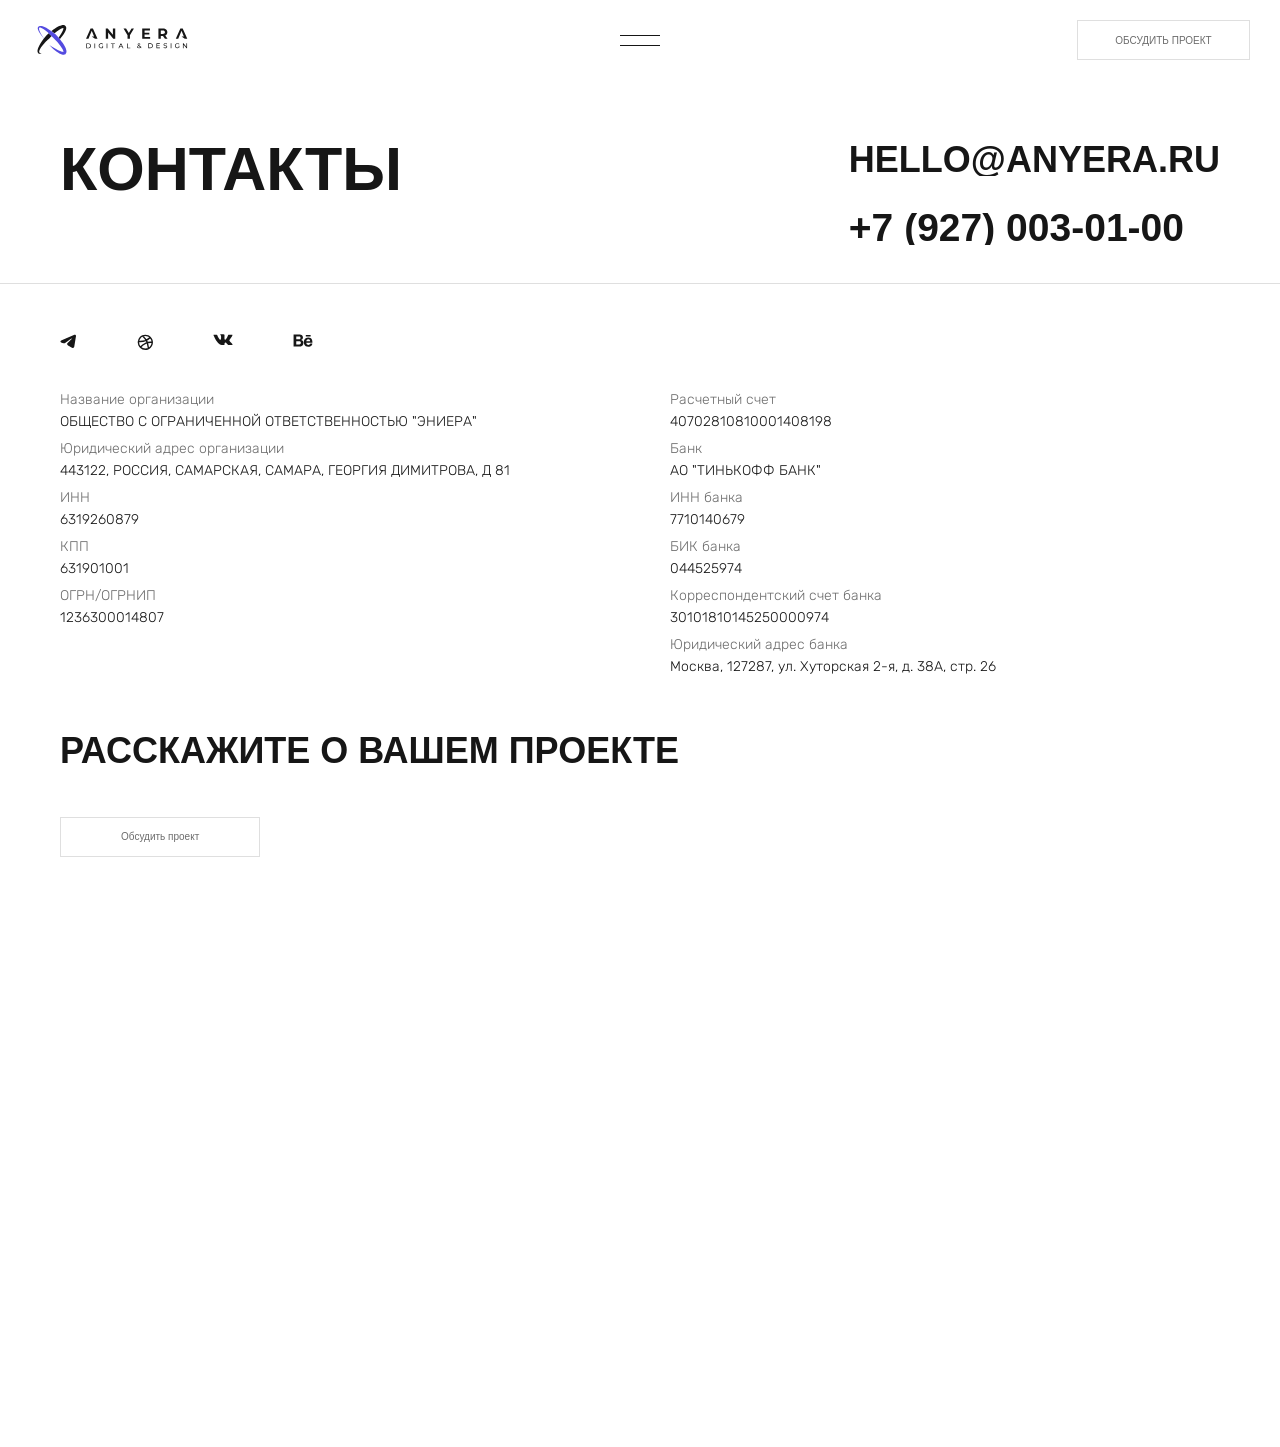
<file: contacts.html>
<!DOCTYPE html>
<html lang="en">
<head>
  <meta charset="UTF-8">
  <meta http-equiv="X-UA-Compatible" content="IE=edge">
  <meta name="viewport" content="width=device-width, initial-scale=1.0">
  <title>Anyera</title>
  <link rel="shortcut icon" href="img/favicon.ico" type="image/x-icon">
  <link href="img/apple-touch-icon.png" rel="apple-touch-icon" sizes="72x72">
  <link href="img/apple-touch-icon.png" rel="apple-touch-icon" sizes="76x76">
  <link href="img/apple-touch-icon.png" rel="apple-touch-icon" sizes="144x144">
  <link href="img/apple-touch-icon.png" rel="apple-touch-icon" sizes="152x152">
  <link href="img/apple-touch-icon.png" rel="apple-touch-icon" sizes="180x180">
  <link href="img/apple-touch-icon-192x192.png" rel="apple-touch-icon" sizes="192x192">
  <link href="img/apple-touch-icon.png" rel="apple-touch-icon">
  <meta name="msapplication-TileImage" content="img/apple-touch-icon.png">
  <link href="img/favicon-16x16.png" rel="icon" sizes="16x16" type="image/png">
  <link href="img/favicon-32x32.png" rel="icon" sizes="32x32" type="image/png">
  <link href="img/favicon.ico" rel="shortcut icon">
  <link href="img/site.webmanifest" rel="manifest">
  <link rel="stylesheet" href="css/swiper.min.css">
  <link rel="stylesheet" href="css/fonts.css">
  <link rel="stylesheet" href="css/reset.css">
  <link rel="stylesheet" href="css/style.css">
  <script>window.console = window.console || function(t) {};</script>
</head>
<body>
  <div class="overlay"></div>
  <!-- <div class="preloader">
    <div class="preloader__top"></div>
    <svg class="preloader__image" xmlns="http://www.w3.org/2000/svg" width="31" height="31" viewBox="0 0 31 31" fill="none">
      <path d="M2.32467 23.0762C0.852365 20.7515 0 17.9953 0 15.04C0 6.73365 6.73365 0 15.04 0C15.2501 0 15.4591 0.00430619 15.6671 0.012836L2.32467 23.0762Z" fill="currentColor"/>
      <path d="M18.8191 0.478815L29.5746 18.9199C29.9042 17.6821 30.0798 16.3816 30.0798 15.04C30.0798 8.03889 25.2962 2.15511 18.8191 0.478815Z" fill="currentColor"/>
      <path d="M26.5359 24.7384L23.4677 20.3018L19.5899 20.0344C18.4098 19.953 17.3278 19.3482 16.6402 18.3855L16.0843 17.6073C15.922 17.38 16.0395 17.0606 16.3105 16.9929L21.2899 15.7481L17.1017 7.81303L6.03521 26.986C6.02162 27.0095 6.00783 27.0329 5.9938 27.056C8.51128 28.9544 11.6444 30.0799 15.0403 30.0799C19.6509 30.0799 23.777 28.0052 26.5359 24.7384Z" fill="currentColor"/>
    </svg>
    <div class="preloader__bottom"></div>
  </div> -->
  <div class="cursor">
    <div class="cursor__block">
      <div class="cursor__wrapper">
        <div class="cursor__text cursor__text_slider">
          <p>
            <svg width="80" height="26" viewBox="0 0 80 26" fill="none" xmlns="http://www.w3.org/2000/svg">
              <path d="M0.545556 14.0454C-0.18185 13.5274 -0.181853 12.4726 0.545553 11.9546L16.9788 0.253285C17.8607 -0.374635 19.1034 0.236825 19.1034 1.29864V24.7014C19.1034 25.7632 17.8607 26.3746 16.9788 25.7467L0.545556 14.0454Z" fill="currentColor"/>
              <path d="M79.4544 14.0454C80.1819 13.5274 80.1819 12.4726 79.4544 11.9546L63.0212 0.253285C62.1393 -0.374635 60.8966 0.236825 60.8966 1.29864V24.7014C60.8966 25.7632 62.1393 26.3746 63.0212 25.7467L79.4544 14.0454Z" fill="currentColor"/>
              <path d="M45.9705 13.2336C45.9705 16.4353 43.2974 19.0308 40 19.0308C36.7026 19.0308 34.0295 16.4353 34.0295 13.2336C34.0295 10.0318 36.7026 7.43635 40 7.43635C43.2974 7.43635 45.9705 10.0318 45.9705 13.2336Z" fill="currentColor"/>
            </svg>
          </p>
        </div>
        <div class="cursor__text cursor__text_showreel"><p>ОТКРЫТЬ</p></div>
      </div>
      <div class="cursor__left"></div>
      <div class="cursor__right"></div>
    </div>
  </div>
  <header class="header">
    <div class="header__progress">
      <div class="header__progress_bar"></div>
    </div>
    <div class="container header__container">
      <div class="header__content">
        <a class="header__name" href="index.html">
          <svg width="170" height="34" viewBox="0 0 170 34" fill="none" xmlns="http://www.w3.org/2000/svg">
            <path style="--inc-step: 1;" d="M32.5327 2.84143C32.5054 2.63655 32.459 2.4347 32.394 2.23855C32.2422 1.78279 31.9952 1.36477 31.6697 1.01238C31.3284 0.668391 30.9145 0.405703 30.4586 0.243702C30.2653 0.16637 30.0642 0.110478 29.8588 0.0770211C29.675 0.0361788 29.4878 0.012729 29.2997 0.0069799C28.6734 -0.0210865 28.0462 0.0355733 27.4349 0.175434C26.4162 0.426043 25.4252 0.778606 24.4766 1.22783C22.6587 2.07275 21.0139 3.08436 19.4221 4.1598C18.4664 4.80436 17.5406 5.48172 16.6325 6.1777C16.3611 6.38576 16.0905 6.59529 15.8208 6.8063C16.9285 7.64147 19.0432 9.29587 19.2658 9.48471C19.5013 9.27784 19.7393 9.07274 19.9795 8.86941C20.5625 8.3738 21.1544 7.88795 21.7586 7.41894C23.1516 6.33729 24.6109 5.33721 26.0958 4.53572C26.788 4.14769 27.5182 3.83246 28.275 3.59504C28.5581 3.50582 28.8514 3.45309 29.1477 3.43811C29.1907 3.43584 29.2337 3.43584 29.2767 3.43811H29.3253C29.3306 3.47092 29.335 3.50372 29.3412 3.53564C29.3584 3.84621 29.3328 4.15769 29.2652 4.46125C29.0857 5.25567 28.8219 6.02847 28.4781 6.7664C27.7715 8.33745 26.8537 9.88013 25.8732 11.3927C25.3944 12.1321 24.8909 12.8618 24.3715 13.5808C24.224 13.7891 24.0712 13.9957 23.9192 14.2014C24.4731 14.8442 25.1435 15.6741 25.4783 16.089L25.3511 15.9276C25.5578 15.6971 25.7654 15.4657 25.9695 15.2316C26.6426 14.4674 27.3015 13.6854 27.9375 12.8777C29.1327 11.366 30.1997 9.75655 31.1273 8.06615C31.6223 7.15797 32.0228 6.201 32.3224 5.21042C32.4919 4.61752 32.577 4.00352 32.5751 3.38669C32.5778 3.20401 32.5636 3.02148 32.5327 2.84143ZM12.7776 9.3136C12.6699 9.40846 12.5612 9.50156 12.4526 9.59642C11.8015 10.1594 11.147 10.7197 10.5428 11.3359C9.50751 12.3928 8.59502 13.5631 7.68429 14.7325L7.40428 15.0871L7.29739 15.2263C7.26824 15.2644 7.23909 15.3008 7.20906 15.338C5.93484 16.9717 4.74859 18.6725 3.65537 20.4333C2.65808 22.0664 1.73764 23.7589 0.992102 25.5729C0.600783 26.5038 0.304813 27.4722 0.10876 28.4632C0.00501703 29.012 -0.0246941 29.5724 0.0204263 30.1291C0.0734268 30.7108 0.285428 31.4307 0.84105 31.9538C1.40815 32.4591 2.1113 32.5886 2.6625 32.5744C3.19243 32.5569 3.71727 32.4647 4.2216 32.3004C4.37795 32.2463 4.53342 32.1869 4.68888 32.1329C3.01054 31.8332 2.30386 31.4502 2.02473 30.756C1.9652 30.5981 1.92371 30.4339 1.90106 30.2666C1.90106 30.2621 1.90106 30.2568 1.90106 30.2506C1.90106 30.1868 1.90106 30.1167 1.90106 30.0414C1.93922 29.6743 2.02046 29.313 2.1431 28.965C2.4319 28.1705 2.80193 27.4081 3.24727 26.69C3.91161 25.5918 4.64756 24.5389 5.45032 23.5382C5.75066 23.1498 6.05453 22.7686 6.37077 22.3909C6.86014 21.8102 7.36276 21.2383 7.87245 20.6762C8.103 20.4236 8.33797 20.17 8.57382 19.9182C8.56807 19.9113 8.56081 19.9059 8.55262 19.9022C8.55262 19.9022 10.2548 18.0971 11.6682 16.7734C11.6743 16.7734 11.6743 16.7734 11.6796 16.7681C12.3642 16.1111 14.948 13.5684 15.857 12.6703L16.0063 12.5213C15.3711 11.8785 13.6115 10.0965 12.7776 9.31271V9.3136ZM12.5603 9.11145L12.737 9.27725C12.6716 9.21253 12.6125 9.15756 12.5603 9.11057V9.11145Z" fill="currentColor"/>
            <path style="--inc-step: 2;" d="M32.6648 28.5477C32.4184 27.5223 32.0667 26.5251 31.6152 25.5722C30.7704 23.7478 29.7589 22.0911 28.6898 20.492C27.7856 19.1519 26.8282 17.8606 25.8318 16.6012L25.7015 16.438L25.6226 16.3387C25.2866 15.9236 24.6137 15.097 24.0579 14.4505C23.2255 13.4749 22.3798 12.5179 21.5093 11.5813C20.8155 10.9528 20.1081 10.3358 19.387 9.73038C19.1628 9.54147 17.0405 7.88652 15.9298 7.05106C14.7773 6.2227 13.6187 5.41473 12.4095 4.67506C10.7747 3.641 9.05666 2.74481 7.27327 1.99574C6.34221 1.60451 5.37438 1.30739 4.38422 1.10884C3.8363 1.00525 3.277 0.975417 2.72118 1.02015C2.1361 1.07336 1.41628 1.28622 0.899458 1.84408C0.382639 2.40194 0.258532 3.11855 0.26917 3.67907C0.29105 4.20871 0.383469 4.73306 0.54398 5.23824C0.857036 6.15428 1.25968 7.03718 1.74605 7.8741C2.66533 9.53083 3.77343 11.0386 4.91256 12.5019C5.70331 13.5183 6.53039 14.5028 7.36989 15.4748L7.47716 15.3356C6.69882 14.3352 5.95063 13.3143 5.25209 12.2598C4.23585 10.7336 3.35064 9.12406 2.60594 7.44839C2.25271 6.63635 1.98905 5.78819 1.81963 4.91895C1.74449 4.53106 1.72657 4.13425 1.76644 3.74115C1.80988 3.38107 1.9393 3.13806 2.0838 3.03607C2.2283 2.93408 2.46587 2.89062 2.79919 2.91279C3.16627 2.94725 3.52772 3.02679 3.87538 3.14959C4.67038 3.44295 5.43441 3.8143 6.1563 4.25822C7.65091 5.15664 9.07548 6.24842 10.4469 7.39518C11.2004 8.03108 11.9344 8.68827 12.6551 9.35611C12.7074 9.40311 12.7668 9.4581 12.8324 9.52196L12.8714 9.55832C13.7056 10.3423 15.4741 12.1241 16.1115 12.768C16.1567 12.8159 16.2196 12.8798 16.295 12.9587C16.3269 12.9924 16.3446 13.0092 16.3446 13.0092C17.474 14.1746 21.1946 17.9661 21.1946 17.9661C21.7806 18.5107 22.7025 19.575 22.7247 19.6149V19.6211C23.6608 20.6694 24.5685 21.7354 25.4249 22.8379C26.5064 24.2427 27.5117 25.7061 28.3121 27.1978C28.6956 27.8959 29.0112 28.6292 29.2545 29.3876C29.3372 29.6736 29.3892 29.9677 29.4096 30.2647C29.4145 30.3082 29.4127 30.3522 29.4043 30.3951V30.4474C29.3777 30.4528 29.3458 30.4528 29.3156 30.459C29.0054 30.4791 28.6939 30.4555 28.3902 30.3889C28.1863 30.3454 27.9806 30.2913 27.7696 30.2275C27.7371 30.224 27.7049 30.2186 27.673 30.2115C24.7476 29.5127 17.5981 25.1101 13.4574 22.6028C16.1035 25.589 19.6796 28.828 21.7673 30.3774C22.7335 31.0577 23.7374 31.6828 24.7742 32.2496C25.682 32.7518 26.6414 33.1541 27.6358 33.4496C28.2265 33.6218 28.8386 33.7093 29.4539 33.7095C29.6378 33.7072 29.8213 33.6909 30.0027 33.6607C30.208 33.6381 30.4098 33.5907 30.6037 33.5197C31.0643 33.3748 31.4857 33.1267 31.8359 32.7942C32.1783 32.452 32.4408 32.0383 32.6045 31.5827C32.6776 31.3856 32.7337 31.1827 32.772 30.976C32.8082 30.7912 32.8295 30.6038 32.8359 30.4155C32.8667 29.788 32.8092 29.1592 32.6648 28.5477Z" fill="currentColor"/>
            <path style="--inc-step: 3;" d="M60.1681 4L55 15.6628H57.7497L61.4762 6.65093L64.1284 13.0912H61.5012L65.1869 15.6628H68.0034L62.8185 4H60.1681Z" fill="currentColor"/>
            <path style="--inc-step: 4;" d="M85.4384 11.0757L79.6253 4H77.3867V15.6628H80.0594V8.58431L85.8894 15.6628H88.1111V4H85.4384V11.0757Z" fill="currentColor"/>
            <path style="--inc-step: 5;" d="M106.632 4L103.497 9.17776L100.374 4H97.4961L102.031 11.5058V15.6628H104.741V11.5338L109.293 4H106.632Z" fill="currentColor"/>
            <path style="--inc-step: 6;" d="M121.344 10.7976H126.729V8.69908H121.344V6.16665H127.442V4H118.676V15.6628H127.657V13.4971H121.344V10.7976Z" fill="currentColor"/>
            <path style="--inc-step: 7;" d="M144.784 11.913C145.496 11.6156 146.105 11.1141 146.532 10.4715C146.943 9.84446 147.148 9.09804 147.149 8.23219C147.149 7.35453 146.943 6.59909 146.532 5.96588C146.105 5.31888 145.497 4.81202 144.784 4.5085C144.03 4.17012 143.131 4.00062 142.087 4H137.042V15.6628H139.74V12.4103H142.087H142.212L144.45 15.6609H147.364L144.76 11.9223L144.784 11.913ZM143.802 6.73189C144.213 7.08706 144.418 7.58686 144.418 8.23126C144.418 8.86385 144.213 9.36147 143.802 9.7241C143.392 10.0867 142.77 10.2671 141.937 10.2653H139.74V6.19634H141.937C142.77 6.19634 143.392 6.37424 143.802 6.73003V6.73189Z" fill="currentColor"/>
            <path style="--inc-step: 8;" d="M164.567 4H161.916L156.748 15.6628H159.499L163.224 6.65093L165.876 13.0912H163.25L166.936 15.6628H169.751L164.567 4Z" fill="currentColor"/>
            <path style="--inc-step: 9;" d="M55.2676 26.3851V20.9304H57.5666C58.0997 20.9197 58.6275 21.0374 59.1056 21.2735C59.5344 21.489 59.8936 21.8213 60.1418 22.232C60.3845 22.6683 60.5118 23.1592 60.5118 23.6584C60.5118 24.1576 60.3845 24.6485 60.1418 25.0847C59.8938 25.4946 59.5345 25.8256 59.1056 26.0392C58.6278 26.276 58.0998 26.3937 57.5666 26.3824L55.2676 26.3851ZM56.0464 25.7081H57.521C57.9271 25.7184 58.3296 25.6301 58.694 25.4507C59.0137 25.289 59.2799 25.0386 59.4608 24.7295C59.64 24.4004 59.7339 24.0317 59.7339 23.657C59.7339 23.2824 59.64 22.9137 59.4608 22.5846C59.2787 22.2774 59.0127 22.0286 58.694 21.8674C58.3287 21.6896 57.9258 21.6031 57.5197 21.6154H56.0451L56.0464 25.7081Z" fill="currentColor"/>
            <path style="--inc-step: 9;" d="M64.5342 26.3844V20.9297H65.313V26.3844H64.5342Z" fill="currentColor"/>
            <path style="--inc-step: 10;" d="M72.2413 26.3816C71.8448 26.3855 71.4511 26.3155 71.0803 26.1752C70.7394 26.0452 70.4284 25.8476 70.166 25.5941C69.9036 25.3407 69.6952 25.0367 69.5534 24.7006C69.2621 23.9865 69.2621 23.1867 69.5534 22.4726C69.6956 22.1395 69.9035 21.8386 70.1647 21.5878C70.431 21.3339 70.7449 21.1353 71.0884 21.0033C71.8484 20.7255 72.6823 20.7255 73.4424 21.0033C73.7924 21.1378 74.105 21.3543 74.354 21.6347L73.87 22.1173C73.6627 21.9097 73.4149 21.7468 73.1421 21.6388C72.8695 21.535 72.5799 21.4832 72.2882 21.4859C71.9913 21.4834 71.6967 21.5366 71.4195 21.6428C71.1627 21.7429 70.9284 21.8933 70.7305 22.0852C70.5341 22.2741 70.3801 22.5026 70.2787 22.7554C70.066 23.291 70.066 23.8875 70.2787 24.4231C70.3812 24.6754 70.5351 24.9036 70.7305 25.0934C70.9283 25.2847 71.1626 25.4343 71.4195 25.5331C71.6953 25.6391 71.9887 25.6918 72.2842 25.6886C72.5689 25.6905 72.852 25.6452 73.122 25.5545C73.3998 25.4577 73.6535 25.3022 73.866 25.0987L74.3111 25.6899C74.0328 25.9234 73.7112 26.0997 73.3646 26.2087C73.0016 26.3251 72.6225 26.3835 72.2413 26.3816ZM73.559 25.5867V23.5598H74.307V25.6859L73.559 25.5867Z" fill="currentColor"/>
            <path style="--inc-step: 10;" d="M78.375 26.3844V20.9297H79.1498V26.3844H78.375Z" fill="currentColor"/>
            <path style="--inc-step: 11;" d="M85.0419 26.3777V21.608H83.1719V20.9297H87.6842V21.608H85.8074V26.3844L85.0419 26.3777Z" fill="currentColor"/>
            <path style="--inc-step: 11;" d="M91.7061 26.3844L94.1767 20.9297H94.9475L97.4262 26.3844H96.6085L94.4019 21.3667H94.7143L92.5104 26.3844H91.7061ZM92.7584 25.021L92.9689 24.3977H96.0387L96.2653 25.021H92.7584Z" fill="currentColor"/>
            <path style="--inc-step: 12;" d="M101.448 26.3844V20.9297H102.228V25.7074H105.178V26.3844H101.448Z" fill="currentColor"/>
            <path style="--inc-step: 12;" d="M114.821 26.3587C114.485 26.3647 114.152 26.3036 113.84 26.1791C113.574 26.0747 113.34 25.9028 113.162 25.6804C112.996 25.4696 112.908 25.2084 112.912 24.9404C112.91 24.7068 112.966 24.4764 113.076 24.2702C113.208 24.0409 113.386 23.8407 113.597 23.6817C113.891 23.4571 114.205 23.2601 114.536 23.0932C114.792 22.9626 115.04 22.8171 115.28 22.6575C115.428 22.5632 115.557 22.4428 115.662 22.3022C115.735 22.1959 115.775 22.0696 115.774 21.9403C115.777 21.8589 115.761 21.778 115.729 21.7032C115.697 21.6285 115.649 21.5616 115.588 21.5073C115.436 21.3871 115.245 21.3274 115.052 21.3397C114.845 21.3276 114.641 21.3931 114.479 21.5234C114.412 21.5832 114.358 21.6572 114.322 21.7402C114.287 21.8232 114.27 21.913 114.273 22.0033C114.273 22.1003 114.29 22.1965 114.324 22.2875C114.369 22.398 114.433 22.5004 114.512 22.5904C114.635 22.7389 114.766 22.8807 114.904 23.0154L117.788 25.8828L117.368 26.3815L114.306 23.3345C114.151 23.184 114.007 23.0213 113.877 22.8478C113.781 22.721 113.705 22.5805 113.651 22.4309C113.605 22.2982 113.581 22.1586 113.581 22.018C113.576 21.7903 113.64 21.5664 113.765 21.3759C113.891 21.1863 114.069 21.0373 114.278 20.9469C114.523 20.8409 114.787 20.7892 115.053 20.7954C115.299 20.7894 115.543 20.8351 115.77 20.9295C115.967 21.0104 116.134 21.1499 116.248 21.3291C116.363 21.5083 116.419 21.7185 116.41 21.9309C116.411 22.1333 116.359 22.3323 116.257 22.5073C116.132 22.7106 115.966 22.8859 115.77 23.0221C115.485 23.2258 115.182 23.4052 114.867 23.5583C114.61 23.6857 114.365 23.8355 114.135 24.0061C113.983 24.1164 113.855 24.2553 113.757 24.4149C113.681 24.551 113.642 24.7043 113.643 24.86C113.641 25.0249 113.695 25.1856 113.796 25.3158C113.907 25.4561 114.056 25.5625 114.225 25.6228C114.43 25.7 114.648 25.7373 114.867 25.7327C115.194 25.7371 115.516 25.6592 115.805 25.5061C116.096 25.3464 116.339 25.1123 116.51 24.8278C116.717 24.4831 116.858 24.1031 116.927 23.7071L117.528 23.9015C117.443 24.3778 117.26 24.8314 116.992 25.234C116.752 25.5848 116.43 25.8712 116.053 26.0678C115.672 26.2624 115.249 26.3622 114.821 26.3587Z" fill="currentColor"/>
            <path style="--inc-step: 13;" d="M125.514 26.2503V20.7956H127.813C128.346 20.7849 128.874 20.9026 129.352 21.1388C129.782 21.3534 130.144 21.6858 130.393 22.0973C130.636 22.5335 130.763 23.0244 130.763 23.5236C130.763 24.0228 130.636 24.5137 130.393 24.95C130.146 25.3609 129.786 25.6928 129.357 25.9071C128.879 26.1439 128.351 26.2616 127.818 26.2503H125.514ZM126.293 25.5733H127.767C128.173 25.5837 128.576 25.4953 128.94 25.3159C129.26 25.1543 129.526 24.9039 129.707 24.5947C129.886 24.2656 129.98 23.8969 129.98 23.5223C129.98 23.1476 129.886 22.7789 129.707 22.4498C129.525 22.1427 129.259 21.8939 128.94 21.7326C128.575 21.5549 128.172 21.4684 127.766 21.4806H126.291L126.293 25.5733Z" fill="currentColor"/>
            <path style="--inc-step: 13;" d="M135.563 25.5726H138.743V26.2496H134.784V20.7949H138.634V21.4799H135.563V25.5726ZM135.493 23.1489H138.298V23.8112H135.493V23.1489Z" fill="currentColor"/>
            <path style="--inc-step: 14;" d="M144.854 26.2432C144.449 26.2448 144.047 26.18 143.662 26.0515C143.332 25.9517 143.026 25.7831 142.766 25.5569L143.054 24.9496C143.289 25.1474 143.558 25.3005 143.849 25.4014C144.17 25.5209 144.511 25.5817 144.854 25.581C145.116 25.5896 145.376 25.5524 145.625 25.4711C145.797 25.417 145.949 25.3129 146.062 25.1721C146.153 25.0463 146.2 24.8942 146.196 24.7391C146.2 24.6552 146.185 24.5714 146.154 24.4935C146.122 24.4156 146.075 24.3453 146.014 24.2874C145.876 24.1637 145.714 24.0693 145.538 24.0099C145.328 23.936 145.113 23.8751 144.896 23.8276C144.661 23.7753 144.427 23.7149 144.191 23.6439C143.966 23.5788 143.748 23.4888 143.543 23.3758C143.352 23.2697 143.191 23.1182 143.073 22.9347C142.945 22.72 142.882 22.4726 142.893 22.2229C142.891 21.9482 142.968 21.6786 143.116 21.4467C143.283 21.1939 143.521 20.9962 143.801 20.8783C144.174 20.7228 144.577 20.6496 144.982 20.6639C145.298 20.6644 145.614 20.7063 145.92 20.7885C146.209 20.8613 146.483 20.9823 146.731 21.1465L146.474 21.7698C146.247 21.618 145.997 21.5035 145.734 21.4307C145.487 21.3628 145.233 21.3277 144.978 21.3261C144.72 21.318 144.464 21.3575 144.221 21.4427C144.05 21.502 143.899 21.6107 143.788 21.7551C143.699 21.8825 143.652 22.035 143.654 22.1907C143.65 22.276 143.664 22.3611 143.696 22.4404C143.727 22.5197 143.775 22.5914 143.837 22.6506C143.975 22.772 144.137 22.8633 144.313 22.9187C144.523 22.9907 144.738 23.0516 144.955 23.101C145.189 23.1559 145.424 23.2163 145.66 23.2846C145.885 23.3485 146.103 23.4385 146.307 23.5527C146.497 23.6581 146.659 23.8081 146.778 23.9898C146.905 24.2008 146.968 24.4446 146.958 24.6909C146.958 24.9633 146.88 25.2302 146.732 25.459C146.56 25.7125 146.317 25.9101 146.034 26.0274C145.66 26.1818 145.258 26.2553 144.854 26.2432Z" fill="currentColor"/>
            <path style="--inc-step: 14;" d="M150.979 26.2496V20.7949H151.759V26.2496H150.979Z" fill="currentColor"/>
            <path style="--inc-step: 15;" d="M158.688 26.2471C158.291 26.2511 157.897 26.1811 157.527 26.0407C157.186 25.9107 156.875 25.7131 156.612 25.4596C156.35 25.2062 156.141 24.9022 156 24.566C155.708 23.8519 155.708 23.0521 156 22.338C156.141 22.0047 156.349 21.7037 156.611 21.4533C156.877 21.1988 157.191 21.0001 157.535 20.8688C157.907 20.7274 158.304 20.6574 158.702 20.6624C159.107 20.6573 159.509 20.7288 159.887 20.8728C160.237 21.0073 160.55 21.2238 160.799 21.5042L160.316 21.9868C160.109 21.7788 159.86 21.6159 159.587 21.5082C159.032 21.3018 158.421 21.3018 157.866 21.5082C157.608 21.6059 157.372 21.754 157.171 21.9439C156.975 22.1332 156.822 22.3616 156.72 22.6142C156.507 23.1497 156.507 23.7463 156.72 24.2818C156.823 24.5339 156.976 24.762 157.171 24.9521C157.37 25.1435 157.604 25.2931 157.862 25.3918C158.137 25.4981 158.431 25.5509 158.726 25.5473C159.011 25.5492 159.294 25.5039 159.564 25.4133C159.842 25.3158 160.095 25.1605 160.308 24.9575L160.752 25.5487C160.474 25.7824 160.152 25.9588 159.806 26.0675C159.445 26.1858 159.067 26.2464 158.688 26.2471ZM160.004 25.4521V23.4252H160.752V25.5513L160.004 25.4521Z" fill="currentColor"/>
            <path style="--inc-step: 15;" d="M164.82 26.2496V20.7949H165.46L169.067 25.2764H168.732V20.7949H169.511V26.2496H168.878L165.259 21.7695H165.594V26.2496H164.82Z" fill="currentColor"/>
          </svg>
        </a>
        <button class="header__burger" aria-label="Открыть меню">
          <span></span>
          <span></span>
          <span></span>
          <span></span>
        </button>
        <div class="header__right">
          <div class="header__links">
            <a class="header__link text text__middle" href="team.html"><span class="text__rotate">Команда</span></a>
            <a class="header__link text text__middle" href="projects.html"><span class="text__rotate">Проекты</span></a>
          </div>
          <div class="header__buttons">
            <button class="btn button__project">
              <span class="button__text">ОБСУДИТЬ ПРОЕКТ</span>
              <span class="button__hover"></span>
            </button>
            <a href="briefing.html" class="btn button__briefing">
              <span class="button__text">БРИФИНГ</span>
              <span class="button__hover"></span>
            </a>
            <!-- <a href="briefing.html" class="btn button__feedback">
              <span class="button__text">КАЛЬКУЛЯТОР</span>
              <span class="button__hover"></span>
            </a> -->
            <div class="header__consultation_burger_flex">
              <button class="header__consultation_burger" aria-label="Закрыть меню">
                <svg width="23" height="22" viewBox="0 0 23 22" fill="none" xmlns="http://www.w3.org/2000/svg">
                  <path d="M1 21.3241L21.3241 1M1.42335 1L21.7475 21.3241" stroke="currentColor"/>
                </svg>
              </button>
            </div>
          </div>
        </div>
      </div>
    </div>
  </header>
  <main class="main" data-scroll-container>
    <section class="top" data-scroll-section id="top"></section>
    <section class="contacts" data-scroll-section>
      <div class="container contacts__container">
        <div class="contacts__block">
          <h1 class="contacts__head">КОНТАКТЫ</h1>
          <div class="contacts__info">
            <a href="mailto://HELLO@ANYERA.RU" class="contacts__link"><h2 class="text text__big">HELLO@ANYERA.RU</h2></a>
            <a href="tel://+79270030100" class="contacts__link"><h3 class="text text__big">+7 (927) 003-01-00</h3></a>
          </div>
        </div>
      </div>
      <div class="contacts__divider"></div>
      <div class="container contacts__container">
        <div class="contacts__social_block">
          <ul class="contacts__social_list">
            <li class="contacts__social_item">
              <a href="https://t.me/anyera" target="_blank" class="digital_social_link">
                <svg class="icon__tg" width="18" height="15" viewBox="0 0 18 15" fill="none" xmlns="http://www.w3.org/2000/svg">
                  <path fill-rule="evenodd" clip-rule="evenodd" d="M15.4808 0.691701C15.6868 0.605021 15.9122 0.575131 16.1336 0.605131C16.355 0.635131 16.5643 0.723921 16.7397 0.862271C16.9152 1.00062 17.0503 1.18346 17.1311 1.39177C17.2119 1.60007 17.2354 1.82623 17.1992 2.0467L15.3092 13.5108C15.1258 14.6167 13.9125 15.2508 12.8983 14.7C12.05 14.2392 10.79 13.5292 9.65669 12.7883C9.08999 12.4175 7.35414 11.23 7.56748 10.385C7.75081 9.66253 10.6675 6.94753 12.3342 5.33336C12.9883 4.6992 12.69 4.33336 11.9175 4.9167C9.99829 6.36503 6.91914 8.56753 5.90081 9.18753C5.00248 9.73423 4.53414 9.82753 3.97414 9.73423C2.95248 9.56423 2.00498 9.30083 1.23164 8.98003C0.18664 8.54673 0.23748 7.11003 1.23081 6.6917L15.4808 0.691701Z" fill="currentColor"/>
                </svg>
              </a>
            </li>
            <li class="contacts__social_item">
              <a href="https://vk.com/anyera" target="_blank" class="digital_social_link">
                <svg class="icon__bn" width="20" height="20" viewBox="0 0 20 20" fill="none" xmlns="http://www.w3.org/2000/svg">
                  <path d="M18.3333 10C18.3347 11.0976 18.1186 12.1847 17.6974 13.1983C17.2763 14.2119 16.6584 15.132 15.8796 15.9054C15.1071 16.6765 14.1902 17.2879 13.1814 17.7045C12.1725 18.1211 11.0915 18.3347 10 18.3333C5.39752 18.3333 1.66669 14.6025 1.66669 10C1.66377 7.86326 2.48455 5.80759 3.95835 4.26044C4.736 3.43986 5.6729 2.78658 6.71174 2.3406C7.75058 1.89461 8.8695 1.6653 10 1.66669C11.0915 1.66528 12.1725 1.87897 13.1814 2.29557C14.1902 2.71217 15.1071 3.32349 15.8796 4.09461M18.3333 10C18.3347 8.90239 18.1186 7.81537 17.6974 6.80175C17.2763 5.78814 16.6584 4.86803 15.8796 4.09461M18.3333 10C17.1175 10 13.7634 9.54169 10.7613 10.8596C7.5001 12.2917 5.13885 14.5129 4.10968 15.8946M18.3333 10C18.3333 11.0258 18.1479 12.0088 17.8083 12.9167M15.8796 4.09461C15.1458 3.36345 14.2823 2.77525 13.3333 2.36002M6.87497 2.27252C8.17914 3.47627 11.025 6.54086 12.0833 9.58336C13.1417 12.6258 13.5333 16.3667 13.775 17.4313M1.73097 8.95836C3.30514 9.05336 7.47222 9.13877 10.1389 8.00002C12.8056 6.86127 15.1002 4.76669 15.8873 4.10211M2.2918 13.1721C3.0261 14.9495 4.35043 16.4197 6.0418 17.335" stroke="currentColor" stroke-width="1.67111" stroke-linecap="round" stroke-linejoin="round"/>
                </svg>
              </a>
            </li>
            <li class="contacts__social_item">
              <a href="https://www.behance.net/anyera" target="_blank" class="digital_social_link">
                <svg class="icon__vk" width="20" height="12" viewBox="0 0 20 12" fill="none" xmlns="http://www.w3.org/2000/svg">
                  <path fill-rule="evenodd" clip-rule="evenodd" d="M17.8022 8.29802C17.8022 8.29802 19.4192 9.89502 19.8192 10.634C19.827 10.6447 19.833 10.6565 19.8372 10.669C20.0002 10.942 20.0402 11.156 19.9602 11.314C19.8252 11.575 19.3682 11.706 19.2132 11.717H16.3552C16.1562 11.717 15.7422 11.665 15.2382 11.317C14.8532 11.048 14.4702 10.605 14.0992 10.172C13.5452 9.52902 13.0662 8.97102 12.5812 8.97102C12.5199 8.97092 12.4591 8.98102 12.4012 9.00102C12.0342 9.11702 11.5682 9.64002 11.5682 11.033C11.5682 11.469 11.2242 11.717 10.9832 11.717H9.67415C9.22815 11.717 6.90615 11.561 4.84715 9.39002C2.32415 6.73202 0.0581513 1.40002 0.0361513 1.35302C-0.104849 1.00802 0.191151 0.82002 0.511151 0.82002H3.39715C3.78415 0.82002 3.91015 1.05402 3.99815 1.26402C4.10015 1.50502 4.47815 2.46902 5.09815 3.55202C6.10215 5.31402 6.71915 6.03102 7.21215 6.03102C7.30477 6.03132 7.39583 6.00712 7.47615 5.96102C8.12015 5.60702 8.00015 3.30702 7.97015 2.83302C7.97015 2.74102 7.96915 1.80602 7.63915 1.35402C7.40315 1.03002 7.00115 0.90402 6.75815 0.85802C6.82315 0.76402 6.96115 0.62002 7.13815 0.53502C7.57915 0.31502 8.37615 0.28302 9.16715 0.28302H9.60615C10.4642 0.29502 10.6862 0.35002 10.9982 0.42902C11.6262 0.57902 11.6382 0.98602 11.5832 2.37202C11.5672 2.76802 11.5502 3.21402 11.5502 3.73902C11.5502 3.85102 11.5452 3.97602 11.5452 4.10302C11.5262 4.81402 11.5012 5.61502 12.0032 5.94402C12.0683 5.98458 12.1435 6.00602 12.2202 6.00602C12.3942 6.00602 12.9152 6.00602 14.3282 3.58102C14.9482 2.51002 15.4282 1.24702 15.4612 1.15202C15.4892 1.09902 15.5732 0.95002 15.6752 0.89002C15.7478 0.85142 15.829 0.83213 15.9112 0.83402H19.3062C19.6762 0.83402 19.9272 0.89002 19.9762 1.03002C20.0582 1.25702 19.9602 1.95002 18.4102 4.04602C18.1492 4.39502 17.9202 4.69702 17.7192 4.96102C16.3142 6.80502 16.3142 6.89802 17.8022 8.29802Z" fill="currentColor"/>
                </svg>
              </a>
            </li>
            <li class="contacts__social_item">
              <a href="#" target="_blank" class="digital_social_link">
                <svg class="icon__be" width="20" height="14" viewBox="0 0 20 14" fill="none" xmlns="http://www.w3.org/2000/svg">
                  <path d="M8.07206 6.301C8.07206 6.301 9.96406 6.154 9.96406 3.842C9.96406 1.527 8.41606 0.401001 6.45406 0.401001H6.10352e-05V13.327H6.45406C6.45406 13.327 10.3951 13.456 10.3951 9.511C10.3941 9.51 10.5661 6.301 8.07206 6.301ZM2.84406 2.697H6.45406C6.45406 2.697 7.33206 2.697 7.33206 4.041C7.33206 5.387 6.81606 5.582 6.23006 5.582H2.84406V2.697ZM6.27106 11.029H2.84406V7.574H6.45406C6.45406 7.574 7.76206 7.556 7.76206 9.349C7.76206 10.861 6.78506 11.018 6.27106 11.029ZM15.6491 3.688C10.8781 3.688 10.8821 8.655 10.8821 8.655C10.8821 8.655 10.5561 13.596 15.6491 13.596C15.6491 13.596 19.8921 13.85 19.8921 10.159H17.7101C17.7101 10.159 17.7821 11.55 15.7221 11.55C15.7221 11.55 13.5381 11.702 13.5381 9.3H19.9611C19.9621 9.299 20.6701 3.688 15.6491 3.688ZM17.5901 7.574H13.5161C13.5161 7.574 13.7821 5.582 15.6981 5.582C17.6141 5.582 17.5901 7.574 17.5901 7.574ZM18.0971 1.16H12.9801V2.754H18.0971V1.16Z" fill="currentColor"/>
                </svg>
              </a>
            </li>
          </ul>
          <div class="contacts__social_info">
            <div class="contacts__social_info_block">
              <ul class="contacts__social_info_list">
                <li class="contacts__social_info_item">
                  <p class="contacts__social_heading">Название организации</p>
                  <p class="contacts__social_desc">ОБЩЕСТВО С ОГРАНИЧЕННОЙ ОТВЕТСТВЕННОСТЬЮ "ЭНИЕРА"</p>
                </li>
                <li class="contacts__social_info_item">
                  <p class="contacts__social_heading">Юридический адрес организации</p>
                  <p class="contacts__social_desc">443122, РОССИЯ, САМАРСКАЯ, САМАРА, ГЕОРГИЯ ДИМИТРОВА, Д 81</p>
                </li>
                <li class="contacts__social_info_item">
                  <p class="contacts__social_heading">ИНН</p>
                  <p class="contacts__social_desc">6319260879</p>
                </li>
                <li class="contacts__social_info_item">
                  <p class="contacts__social_heading">КПП</p>
                  <p class="contacts__social_desc">631901001</p>
                </li>
                <li class="contacts__social_info_item">
                  <p class="contacts__social_heading">ОГРН/ОГРНИП</p>
                  <p class="contacts__social_desc">1236300014807</p>
                </li>
              </ul>
              <ul class="contacts__social_info_list">
                <li class="contacts__social_info_item">
                  <p class="contacts__social_heading">Расчетный счет</p>
                  <p class="contacts__social_desc">40702810810001408198</p>
                </li>
                <li class="contacts__social_info_item">
                  <p class="contacts__social_heading">Банк</p>
                  <p class="contacts__social_desc">АО "ТИНЬКОФФ БАНК"</p>
                </li>
                <li class="contacts__social_info_item">
                  <p class="contacts__social_heading">ИНН банка</p>
                  <p class="contacts__social_desc">7710140679</p>
                </li>
                <li class="contacts__social_info_item">
                  <p class="contacts__social_heading">БИК банка</p>
                  <p class="contacts__social_desc">044525974</p>
                </li>
                <li class="contacts__social_info_item">
                  <p class="contacts__social_heading">Корреспондентский счет банка</p>
                  <p class="contacts__social_desc">30101810145250000974</p>
                </li>
                <li class="contacts__social_info_item">
                  <p class="contacts__social_heading">Юридический адрес банка</p>
                  <p class="contacts__social_desc">Москва, 127287, ул. Хуторская 2-я, д. 38А, стр. 26</p>
                </li>
              </ul>
            </div>
            <div class="contacts__social_project">
              <h2 class="contacts__social_head">РАССКАЖИТЕ О ВАШЕМ ПРОЕКТЕ</h2>
              <button class="btn contacts__social_button">
                <span class="button__text">Обсудить проект</span>
                <span class="button__hover"></span>
              </button>
            </div>
          </div>
        </div>
      </div>
    </section>
    <footer class="footer" data-scroll-section>
      <div class="footer__border">
        <div class="container footer__container">
          <div class="footer__block">
            <div class="footer__flex">
              <div class="footer__left">
                <div class="footer__mail">
                  <p class="footer__mail_info">Напишите нам:</p>
                  <a href="mailto:hello@anyera.ru" class="footer__mail_send">
                    <h5 class="header__nav_contact_head text text__verybig">
                      <span class="text__rotate">hello@anyera.ru</span>
                    </h5>
                  </a>
                </div>
                <div class="footer__contact">
                  <a href="tel:+79270030100" class="footer__contact_tel">
                    <h3 class="header__nav_contact_head text text__big">
                      <span class="text__rotate">8 927 003 01 00</span>
                    </h3>
                  </a>
                  <p class="footer__contact_info">443122, Россия, Самарская обл., <br>Самара, Георгия Димитрова, д 81</p>
                </div>
              </div>
              <div class="footer__right">
                <div class="footer__right_block">
                  <ul class="footer__social">
                    <li>
                      <a href="https://t.me/anyera" target="_blank" class="footer__social_link">
                        <svg class="icon__tg" width="18" height="15" viewBox="0 0 18 15" fill="none" xmlns="http://www.w3.org/2000/svg">
                          <path fill-rule="evenodd" clip-rule="evenodd" d="M15.4808 0.691701C15.6868 0.605021 15.9122 0.575131 16.1336 0.605131C16.355 0.635131 16.5643 0.723921 16.7397 0.862271C16.9152 1.00062 17.0503 1.18346 17.1311 1.39177C17.2119 1.60007 17.2354 1.82623 17.1992 2.0467L15.3092 13.5108C15.1258 14.6167 13.9125 15.2508 12.8983 14.7C12.05 14.2392 10.79 13.5292 9.65669 12.7883C9.08999 12.4175 7.35414 11.23 7.56748 10.385C7.75081 9.66253 10.6675 6.94753 12.3342 5.33336C12.9883 4.6992 12.69 4.33336 11.9175 4.9167C9.99829 6.36503 6.91914 8.56753 5.90081 9.18753C5.00248 9.73423 4.53414 9.82753 3.97414 9.73423C2.95248 9.56423 2.00498 9.30083 1.23164 8.98003C0.18664 8.54673 0.23748 7.11003 1.23081 6.6917L15.4808 0.691701Z" fill="currentColor"></path>
                        </svg>
                      </a>
                    </li>
                    <li>
                      <a href="https://vk.com/anyera" target="_blank" class="footer__social_link">
                        <svg class="icon__bn" width="20" height="20" viewBox="0 0 20 20" fill="none" xmlns="http://www.w3.org/2000/svg">
                          <path d="M18.3333 10C18.3347 11.0976 18.1186 12.1847 17.6974 13.1983C17.2763 14.2119 16.6584 15.132 15.8796 15.9054C15.1071 16.6765 14.1902 17.2879 13.1814 17.7045C12.1725 18.1211 11.0915 18.3347 10 18.3333C5.39752 18.3333 1.66669 14.6025 1.66669 10C1.66377 7.86326 2.48455 5.80759 3.95835 4.26044C4.736 3.43986 5.6729 2.78658 6.71174 2.3406C7.75058 1.89461 8.8695 1.6653 10 1.66669C11.0915 1.66528 12.1725 1.87897 13.1814 2.29557C14.1902 2.71217 15.1071 3.32349 15.8796 4.09461M18.3333 10C18.3347 8.90239 18.1186 7.81537 17.6974 6.80175C17.2763 5.78814 16.6584 4.86803 15.8796 4.09461M18.3333 10C17.1175 10 13.7634 9.54169 10.7613 10.8596C7.5001 12.2917 5.13885 14.5129 4.10968 15.8946M18.3333 10C18.3333 11.0258 18.1479 12.0088 17.8083 12.9167M15.8796 4.09461C15.1458 3.36345 14.2823 2.77525 13.3333 2.36002M6.87497 2.27252C8.17914 3.47627 11.025 6.54086 12.0833 9.58336C13.1417 12.6258 13.5333 16.3667 13.775 17.4313M1.73097 8.95836C3.30514 9.05336 7.47222 9.13877 10.1389 8.00002C12.8056 6.86127 15.1002 4.76669 15.8873 4.10211M2.2918 13.1721C3.0261 14.9495 4.35043 16.4197 6.0418 17.335" stroke="currentColor" stroke-width="1.67111" stroke-linecap="round" stroke-linejoin="round"></path>
                        </svg>
                      </a>
                    </li>
                    <li>
                      <a href="https://www.behance.net/anyera" target="_blank" class="footer__social_link">
                        <svg class="icon__vk" width="20" height="12" viewBox="0 0 20 12" fill="none" xmlns="http://www.w3.org/2000/svg">
                          <path fill-rule="evenodd" clip-rule="evenodd" d="M17.8022 8.29802C17.8022 8.29802 19.4192 9.89502 19.8192 10.634C19.827 10.6447 19.833 10.6565 19.8372 10.669C20.0002 10.942 20.0402 11.156 19.9602 11.314C19.8252 11.575 19.3682 11.706 19.2132 11.717H16.3552C16.1562 11.717 15.7422 11.665 15.2382 11.317C14.8532 11.048 14.4702 10.605 14.0992 10.172C13.5452 9.52902 13.0662 8.97102 12.5812 8.97102C12.5199 8.97092 12.4591 8.98102 12.4012 9.00102C12.0342 9.11702 11.5682 9.64002 11.5682 11.033C11.5682 11.469 11.2242 11.717 10.9832 11.717H9.67415C9.22815 11.717 6.90615 11.561 4.84715 9.39002C2.32415 6.73202 0.0581513 1.40002 0.0361513 1.35302C-0.104849 1.00802 0.191151 0.82002 0.511151 0.82002H3.39715C3.78415 0.82002 3.91015 1.05402 3.99815 1.26402C4.10015 1.50502 4.47815 2.46902 5.09815 3.55202C6.10215 5.31402 6.71915 6.03102 7.21215 6.03102C7.30477 6.03132 7.39583 6.00712 7.47615 5.96102C8.12015 5.60702 8.00015 3.30702 7.97015 2.83302C7.97015 2.74102 7.96915 1.80602 7.63915 1.35402C7.40315 1.03002 7.00115 0.90402 6.75815 0.85802C6.82315 0.76402 6.96115 0.62002 7.13815 0.53502C7.57915 0.31502 8.37615 0.28302 9.16715 0.28302H9.60615C10.4642 0.29502 10.6862 0.35002 10.9982 0.42902C11.6262 0.57902 11.6382 0.98602 11.5832 2.37202C11.5672 2.76802 11.5502 3.21402 11.5502 3.73902C11.5502 3.85102 11.5452 3.97602 11.5452 4.10302C11.5262 4.81402 11.5012 5.61502 12.0032 5.94402C12.0683 5.98458 12.1435 6.00602 12.2202 6.00602C12.3942 6.00602 12.9152 6.00602 14.3282 3.58102C14.9482 2.51002 15.4282 1.24702 15.4612 1.15202C15.4892 1.09902 15.5732 0.95002 15.6752 0.89002C15.7478 0.85142 15.829 0.83213 15.9112 0.83402H19.3062C19.6762 0.83402 19.9272 0.89002 19.9762 1.03002C20.0582 1.25702 19.9602 1.95002 18.4102 4.04602C18.1492 4.39502 17.9202 4.69702 17.7192 4.96102C16.3142 6.80502 16.3142 6.89802 17.8022 8.29802Z" fill="currentColor"></path>
                        </svg>
                      </a>
                    </li>
                    <li>
                      <a href="#" target="_blank" class="footer__social_link">
                        <svg class="icon__be" width="20" height="14" viewBox="0 0 20 14" fill="none" xmlns="http://www.w3.org/2000/svg">
                          <path d="M8.07206 6.301C8.07206 6.301 9.96406 6.154 9.96406 3.842C9.96406 1.527 8.41606 0.401001 6.45406 0.401001H6.10352e-05V13.327H6.45406C6.45406 13.327 10.3951 13.456 10.3951 9.511C10.3941 9.51 10.5661 6.301 8.07206 6.301ZM2.84406 2.697H6.45406C6.45406 2.697 7.33206 2.697 7.33206 4.041C7.33206 5.387 6.81606 5.582 6.23006 5.582H2.84406V2.697ZM6.27106 11.029H2.84406V7.574H6.45406C6.45406 7.574 7.76206 7.556 7.76206 9.349C7.76206 10.861 6.78506 11.018 6.27106 11.029ZM15.6491 3.688C10.8781 3.688 10.8821 8.655 10.8821 8.655C10.8821 8.655 10.5561 13.596 15.6491 13.596C15.6491 13.596 19.8921 13.85 19.8921 10.159H17.7101C17.7101 10.159 17.7821 11.55 15.7221 11.55C15.7221 11.55 13.5381 11.702 13.5381 9.3H19.9611C19.9621 9.299 20.6701 3.688 15.6491 3.688ZM17.5901 7.574H13.5161C13.5161 7.574 13.7821 5.582 15.6981 5.582C17.6141 5.582 17.5901 7.574 17.5901 7.574ZM18.0971 1.16H12.9801V2.754H18.0971V1.16Z" fill="currentColor"></path>
                        </svg>
                      </a>
                    </li>
                  </ul>
                  <div class="footer__buttons">
                    <button class="btn footer__button">
                      <span class="button__text">Скачать презентацию</span>
                      <span class="button__hover"></span>
                    </button>
                    <button class="btn footer__button footer_popup__button">
                      <span class="button__text">Обратная связь</span>
                      <span class="button__hover"></span>
                    </button>
                  </div>
                </div>
                <ul class="footer__list">
                  <li class="footer__item">
                    <a href="services.html" class="footer__link text">
                      <span class="text__rotate text__big">Услуги</span>
                    </a>
                  </li>
                  <li class="footer__item">
                    <a href="career.html" class="footer__link text">
                      <span class="text__rotate text__big">Карьера</span>
                    </a>
                  </li>
                  <li class="footer__item">
                    <a href="#" class="footer__link text">
                      <span class="text__rotate text__big">Медиа</span>
                    </a>
                  </li>
                  <li class="footer__item">
                    <a href="services.html" class="footer__link text">
                      <span class="text__rotate text__big">Документы</span>
                    </a>
                  </li>
                </ul>
              </div>
            </div>
            <div class="footer__bottom">
              <p>ИНН/КПП:6319260879/631901001 <br>ОГРН:1236300014807</p>
            </div>
            <div class="footer__info">
              <p class="footer__copyright">
                © <span class="footer__year"></span> ООО “ЭНИЕРА” Все права защищены.
              </p>
              <a href="policy.html" class="footer__privacy text">
                <span class="text__rotate">Политика конфиденциальности</span>
              </a>
              <a data-scroll-to href="#top" class="btn footer__button_up">
                <span class="button__text">
                  <svg width="42" height="22" viewBox="0 0 42 22" fill="none" xmlns="http://www.w3.org/2000/svg">
                    <path d="M1 21.3333L20.8 1.33325L41 21.3333" stroke="currentColor" stroke-width="1.40472"/>
                  </svg>
                </span>
                <span class="button__hover"></span>
              </a>
            </div>
          </div>
        </div>
      </div>
    </footer>
  </main>
  <div class="header__nav">
    <div class="header__nav_scroll" data-scrollbar>
      <div class="header__nav_block">
        <div class="container header__nav_container">
          <div class="header__nav_flex">
            <ul class="header__nav_list">
              <li class="header__nav_item">
                <a href="services.html" class="header__nav_link">
                  <h3 class="text text__big"><span class="text__rotate">Услуги</span></h3>
                  <svg width="11" height="19" viewBox="0 0 11 19" fill="none" xmlns="http://www.w3.org/2000/svg">
                    <path fill-rule="evenodd" clip-rule="evenodd" d="M0.959557 0.792893C1.35008 0.402369 1.98325 0.402369 2.37377 0.792893L10.3738 8.79289C10.7643 9.18342 10.7643 9.81658 10.3738 10.2071L2.37377 18.2071C1.98325 18.5976 1.35008 18.5976 0.959557 18.2071C0.569033 17.8166 0.569033 17.1834 0.959557 16.7929L8.25245 9.5L0.959557 2.20711C0.569033 1.81658 0.569033 1.18342 0.959557 0.792893Z" fill="currentColor"/>
                  </svg>
                </a>
                <ul class="header__subnav_list">
                  <li class="header__subnav_item"><a href="#" class="header__subnav_link"><p class="text"><span class="text__rotate">Аналитика</span></p></a></li>
                  <li class="header__subnav_item"><a href="#" class="header__subnav_link"><p class="text"><span class="text__rotate">Дизайн</span></p></a></li>
                  <li class="header__subnav_item"><a href="#" class="header__subnav_link"><p class="text"><span class="text__rotate">Веб-разработка</span></p></a></li>
                  <li class="header__subnav_item"><a href="#" class="header__subnav_link"><p class="text"><span class="text__rotate">Поддержка и развитие</span></p></a></li>
                  <li class="header__subnav_item"><a href="#" class="header__subnav_link"><p class="text"><span class="text__rotate">Автоматизация</span></p></a></li>
                  <li class="header__subnav_item"><a href="price.html" class="header__subnav_link"><p class="text"><span class="text__rotate">Прайс-лист</span></p></a></li>
                </ul>
              </li>
              <li class="header__nav_item">
                <a href="#" class="header__nav_link">
                  <h3 class="text text__big"><span class="text__rotate">О компании</span></h3>
                  <svg width="11" height="19" viewBox="0 0 11 19" fill="none" xmlns="http://www.w3.org/2000/svg">
                    <path fill-rule="evenodd" clip-rule="evenodd" d="M0.959557 0.792893C1.35008 0.402369 1.98325 0.402369 2.37377 0.792893L10.3738 8.79289C10.7643 9.18342 10.7643 9.81658 10.3738 10.2071L2.37377 18.2071C1.98325 18.5976 1.35008 18.5976 0.959557 18.2071C0.569033 17.8166 0.569033 17.1834 0.959557 16.7929L8.25245 9.5L0.959557 2.20711C0.569033 1.81658 0.569033 1.18342 0.959557 0.792893Z" fill="currentColor"/>
                  </svg>
                </a>
                <ul class="header__subnav_list">
                  <li class="header__subnav_item"><a href="team.html" class="header__subnav_link"><p class="text"><span class="text__rotate">Команда</span></p></a></li>
                  <li class="header__subnav_item"><a href="certificates.html" class="header__subnav_link"><p class="text"><span class="text__rotate">Сертификаты</span></p></a></li>
                  <li class="header__subnav_item"><a href="competencies.html" class="header__subnav_link"><p class="text"><span class="text__rotate">Компетенции партнера 1С-Битрикс</span></p></a></li>
                </ul>
              </li>
              <li class="header__nav_item">
                <a href="projects.html" class="header__nav_link">
                  <h3 class="text text__big"><span class="text__rotate">Проекты</span></h3>
                </a>
              </li>
              <li class="header__nav_item">
                <a href="career.html" class="header__nav_link">
                  <h3 class="text text__big"><span class="text__rotate">Карьера</span></h3>
                </a>
              </li>
              <li class="header__nav_item">
                <a href="contacts.html" class="header__nav_link">
                  <h3 class="text text__big"><span class="text__rotate">Контакты</span></h3>
                </a>
              </li>
              <li class="header__nav_item">
                <a href="articles.html" class="header__nav_link">
                  <h3 class="text text__big"><span class="text__rotate">Медиа</span></h3>
                </a>
              </li>
            </ul>
            <div class="header__nav__contact">
              <ul class="header__nav__contact_list">
                <li class="header__nav_contact_item">
                  <p class="header__nav_contact_desc">Сall us by number:</p>
                  <a href="tel:+79270030100" class="header__nav_contact_link">
                    <h6 class="header__nav_contact_head text text__big">
                      <span class="text__rotate">8 927 003 01 00</span>
                    </h6>
                  </a>
                </li>
                <li class="header__nav_contact_item">
                  <p class="header__nav_contact_desc">Write to our mail:</p>
                  <a href="mailto:hello@anyera.ru" class="header__nav_contact_link">
                    <h6 class="header__nav_contact_head text text__big">
                      <span class="text__rotate">hello@anyera.ru</span>
                    </h6>
                  </a>
                </li>
              </ul>
              <div class="header__nav_buttons">
                <button class="btn button__project_two">
                  <span class="button__text">ОБСУДИТЬ ПРОЕКТ</span>
                  <span class="button__hover"></span>
                </button>
                <a href="briefing.html" class="btn button__briefing_two">
                  <span class="button__text">БРИФИНГ</span>
                  <span class="button__hover"></span>
                </a>
                <!-- <a href="" class="btn button__feedback_two">
                  <span class="button__text">КАЛЬКУЛЯТОР</span>
                  <span class="button__hover"></span>
                </a> -->
              </div>
              <ul class="header__nav_bottom_social" data-scroll data-scroll-speed="0">
                <li>
                  <a href="https://t.me/anyera" target="_blank" class="header__nav_bottom_link">
                    <svg class="icon__tg" width="18" height="15" viewBox="0 0 18 15" fill="none" xmlns="http://www.w3.org/2000/svg">
                      <path fill-rule="evenodd" clip-rule="evenodd" d="M15.4808 0.691701C15.6868 0.605021 15.9122 0.575131 16.1336 0.605131C16.355 0.635131 16.5643 0.723921 16.7397 0.862271C16.9152 1.00062 17.0503 1.18346 17.1311 1.39177C17.2119 1.60007 17.2354 1.82623 17.1992 2.0467L15.3092 13.5108C15.1258 14.6167 13.9125 15.2508 12.8983 14.7C12.05 14.2392 10.79 13.5292 9.65669 12.7883C9.08999 12.4175 7.35414 11.23 7.56748 10.385C7.75081 9.66253 10.6675 6.94753 12.3342 5.33336C12.9883 4.6992 12.69 4.33336 11.9175 4.9167C9.99829 6.36503 6.91914 8.56753 5.90081 9.18753C5.00248 9.73423 4.53414 9.82753 3.97414 9.73423C2.95248 9.56423 2.00498 9.30083 1.23164 8.98003C0.18664 8.54673 0.23748 7.11003 1.23081 6.6917L15.4808 0.691701Z" fill="currentColor"/>
                    </svg>
                  </a>
                </li>
                <li>
                  <a href="https://vk.com/anyera" target="_blank" class="header__nav_bottom_link">
                    <svg class="icon__bn" width="20" height="20" viewBox="0 0 20 20" fill="none" xmlns="http://www.w3.org/2000/svg">
                      <path d="M18.3333 10C18.3347 11.0976 18.1186 12.1847 17.6974 13.1983C17.2763 14.2119 16.6584 15.132 15.8796 15.9054C15.1071 16.6765 14.1902 17.2879 13.1814 17.7045C12.1725 18.1211 11.0915 18.3347 10 18.3333C5.39752 18.3333 1.66669 14.6025 1.66669 10C1.66377 7.86326 2.48455 5.80759 3.95835 4.26044C4.736 3.43986 5.6729 2.78658 6.71174 2.3406C7.75058 1.89461 8.8695 1.6653 10 1.66669C11.0915 1.66528 12.1725 1.87897 13.1814 2.29557C14.1902 2.71217 15.1071 3.32349 15.8796 4.09461M18.3333 10C18.3347 8.90239 18.1186 7.81537 17.6974 6.80175C17.2763 5.78814 16.6584 4.86803 15.8796 4.09461M18.3333 10C17.1175 10 13.7634 9.54169 10.7613 10.8596C7.5001 12.2917 5.13885 14.5129 4.10968 15.8946M18.3333 10C18.3333 11.0258 18.1479 12.0088 17.8083 12.9167M15.8796 4.09461C15.1458 3.36345 14.2823 2.77525 13.3333 2.36002M6.87497 2.27252C8.17914 3.47627 11.025 6.54086 12.0833 9.58336C13.1417 12.6258 13.5333 16.3667 13.775 17.4313M1.73097 8.95836C3.30514 9.05336 7.47222 9.13877 10.1389 8.00002C12.8056 6.86127 15.1002 4.76669 15.8873 4.10211M2.2918 13.1721C3.0261 14.9495 4.35043 16.4197 6.0418 17.335" stroke="currentColor" stroke-width="1.67111" stroke-linecap="round" stroke-linejoin="round"/>
                    </svg>
                  </a>
                </li>
                <li>
                  <a href="https://www.behance.net/anyera" target="_blank" class="header__nav_bottom_link">
                    <svg class="icon__vk" width="20" height="12" viewBox="0 0 20 12" fill="none" xmlns="http://www.w3.org/2000/svg">
                      <path fill-rule="evenodd" clip-rule="evenodd" d="M17.8022 8.29802C17.8022 8.29802 19.4192 9.89502 19.8192 10.634C19.827 10.6447 19.833 10.6565 19.8372 10.669C20.0002 10.942 20.0402 11.156 19.9602 11.314C19.8252 11.575 19.3682 11.706 19.2132 11.717H16.3552C16.1562 11.717 15.7422 11.665 15.2382 11.317C14.8532 11.048 14.4702 10.605 14.0992 10.172C13.5452 9.52902 13.0662 8.97102 12.5812 8.97102C12.5199 8.97092 12.4591 8.98102 12.4012 9.00102C12.0342 9.11702 11.5682 9.64002 11.5682 11.033C11.5682 11.469 11.2242 11.717 10.9832 11.717H9.67415C9.22815 11.717 6.90615 11.561 4.84715 9.39002C2.32415 6.73202 0.0581513 1.40002 0.0361513 1.35302C-0.104849 1.00802 0.191151 0.82002 0.511151 0.82002H3.39715C3.78415 0.82002 3.91015 1.05402 3.99815 1.26402C4.10015 1.50502 4.47815 2.46902 5.09815 3.55202C6.10215 5.31402 6.71915 6.03102 7.21215 6.03102C7.30477 6.03132 7.39583 6.00712 7.47615 5.96102C8.12015 5.60702 8.00015 3.30702 7.97015 2.83302C7.97015 2.74102 7.96915 1.80602 7.63915 1.35402C7.40315 1.03002 7.00115 0.90402 6.75815 0.85802C6.82315 0.76402 6.96115 0.62002 7.13815 0.53502C7.57915 0.31502 8.37615 0.28302 9.16715 0.28302H9.60615C10.4642 0.29502 10.6862 0.35002 10.9982 0.42902C11.6262 0.57902 11.6382 0.98602 11.5832 2.37202C11.5672 2.76802 11.5502 3.21402 11.5502 3.73902C11.5502 3.85102 11.5452 3.97602 11.5452 4.10302C11.5262 4.81402 11.5012 5.61502 12.0032 5.94402C12.0683 5.98458 12.1435 6.00602 12.2202 6.00602C12.3942 6.00602 12.9152 6.00602 14.3282 3.58102C14.9482 2.51002 15.4282 1.24702 15.4612 1.15202C15.4892 1.09902 15.5732 0.95002 15.6752 0.89002C15.7478 0.85142 15.829 0.83213 15.9112 0.83402H19.3062C19.6762 0.83402 19.9272 0.89002 19.9762 1.03002C20.0582 1.25702 19.9602 1.95002 18.4102 4.04602C18.1492 4.39502 17.9202 4.69702 17.7192 4.96102C16.3142 6.80502 16.3142 6.89802 17.8022 8.29802Z" fill="currentColor"/>
                    </svg>
                  </a>
                </li>
                <li>
                  <a href="#" target="_blank" class="header__nav_bottom_link">
                    <svg class="icon__be" width="20" height="14" viewBox="0 0 20 14" fill="none" xmlns="http://www.w3.org/2000/svg">
                      <path d="M8.07206 6.301C8.07206 6.301 9.96406 6.154 9.96406 3.842C9.96406 1.527 8.41606 0.401001 6.45406 0.401001H6.10352e-05V13.327H6.45406C6.45406 13.327 10.3951 13.456 10.3951 9.511C10.3941 9.51 10.5661 6.301 8.07206 6.301ZM2.84406 2.697H6.45406C6.45406 2.697 7.33206 2.697 7.33206 4.041C7.33206 5.387 6.81606 5.582 6.23006 5.582H2.84406V2.697ZM6.27106 11.029H2.84406V7.574H6.45406C6.45406 7.574 7.76206 7.556 7.76206 9.349C7.76206 10.861 6.78506 11.018 6.27106 11.029ZM15.6491 3.688C10.8781 3.688 10.8821 8.655 10.8821 8.655C10.8821 8.655 10.5561 13.596 15.6491 13.596C15.6491 13.596 19.8921 13.85 19.8921 10.159H17.7101C17.7101 10.159 17.7821 11.55 15.7221 11.55C15.7221 11.55 13.5381 11.702 13.5381 9.3H19.9611C19.9621 9.299 20.6701 3.688 15.6491 3.688ZM17.5901 7.574H13.5161C13.5161 7.574 13.7821 5.582 15.6981 5.582C17.6141 5.582 17.5901 7.574 17.5901 7.574ZM18.0971 1.16H12.9801V2.754H18.0971V1.16Z" fill="currentColor"/>
                    </svg>
                  </a>
                </li>
              </ul>
            </div>
          </div>
          <div class="header__nav_bottom">
            <div class="header__nav_bottom-item header__set">
              <div class="header__set_block">
                <div class="header__set_mode" data-clr-mode-active="">
                  <button class="header__set_mode_btn" data-clr-mode="dark">
                    <svg width="25" height="27" viewBox="0 0 25 27" fill="none" xmlns="http://www.w3.org/2000/svg">
                      <path d="M18.4896 4.92516L15.8542 7.02412L16.8021 10.3348L14.0625 8.37654L11.323 10.3348L12.2709 7.02412L9.63546 4.92516L12.9584 4.82778L14.0625 1.58197L15.1667 4.82778L18.4896 4.92516ZM22.1355 12.4013L20.4271 13.7538L21.0417 15.896L19.2709 14.6301L17.5 15.896L18.1146 13.7538L16.4063 12.4013L18.5521 12.3472L19.2709 10.2375L19.9896 12.3472L22.1355 12.4013ZM19.7605 17.7569C20.625 17.6704 21.5521 18.9471 21 19.7585C20.6667 20.2454 20.3125 20.6998 19.875 21.1326C15.8021 25.3846 9.20837 25.3846 5.14587 21.1326C1.07296 16.913 1.07296 10.0535 5.14587 5.83398C5.56254 5.40121 6.00004 5.01171 6.46879 4.66549C7.25004 4.09207 8.47921 5.05499 8.39587 5.953C8.11462 9.04734 9.11462 12.2607 11.4063 14.6301C13.6875 17.0104 16.7709 18.0491 19.7605 17.7569ZM18.0521 19.9425C15.1042 19.7693 12.1875 18.5035 9.92712 16.1881C7.66671 13.8187 6.45837 10.7784 6.29171 7.72738C3.36462 11.1247 3.47921 16.3396 6.61462 19.6071C9.76046 22.8637 14.7813 22.9827 18.0521 19.9425Z" fill="currentColor"/>
                    </svg>
                  </button>
                  <button class="header__set_mode_name"></button>
                  <button class="header__set_mode_btn" data-clr-mode="light">
                    <svg width="26" height="26" viewBox="0 0 26 26" fill="none" xmlns="http://www.w3.org/2000/svg">
                      <path d="M3.84091 20.3854L5.36644 21.8541L7.31393 19.9895L5.77758 18.5104M12.9833 6.74996C9.40207 6.74996 6.49166 9.55204 6.49166 13C6.49166 16.4479 9.40207 19.25 12.9833 19.25C16.5645 19.25 19.4749 16.4479 19.4749 13C19.4749 9.54163 16.5645 6.74996 12.9833 6.74996ZM21.6388 14.0416H24.8846V11.9583H21.6388M18.6526 19.9895L20.6001 21.8541L22.1257 20.3854L20.189 18.5104M22.1257 5.70829L20.6001 4.24996L18.6526 6.11454L20.189 7.59371M14.0652 1.54163H11.9013V4.66663H14.0652M7.31393 6.11454L5.36644 4.24996L3.84091 5.70829L5.77758 7.59371L7.31393 6.11454ZM1.08197 14.0416H4.32778V11.9583H1.08197M14.0652 21.3333H11.9013V24.4583H14.0652" fill="currentColor"/>
                    </svg>
                  </button>
                </div>
              </div>
              <div class="header__set_language">
                <div class="header__set_language_icon active">
                  <svg xmlns="http://www.w3.org/2000/svg" width="25" height="25" viewBox="0 0 21 21" fill="none">
                    <path d="M10.5 20.9166C9.07637 20.9166 7.73088 20.643 6.46352 20.0958C5.19616 19.5485 4.08922 18.802 3.14269 17.8562C2.19686 16.9103 1.45033 15.8037 0.903106 14.5364C0.355884 13.269 0.0826199 11.9235 0.0833143 10.4999C0.0833143 9.05895 0.356925 7.70895 0.904148 6.44992C1.45137 5.19089 2.1979 4.08881 3.14373 3.14367C4.08956 2.19714 5.19581 1.45061 6.46248 0.904085C7.72915 0.357558 9.07498 0.0839464 10.5 0.083252C11.941 0.083252 13.291 0.356863 14.55 0.904085C15.809 1.45131 16.9111 2.19784 17.8562 3.14367C18.8028 4.0895 19.5493 5.19193 20.0958 6.45096C20.6423 7.70999 20.916 9.05964 20.9166 10.4999C20.9166 11.9235 20.643 13.269 20.0958 14.5364C19.5486 15.8037 18.8021 16.9107 17.8562 17.8572C16.9104 18.803 15.808 19.5496 14.5489 20.0968C13.2899 20.644 11.9403 20.9173 10.5 20.9166ZM10.5 18.7812C10.9514 18.1562 11.342 17.5051 11.6719 16.828C12.0017 16.151 12.2708 15.4305 12.4791 14.6666H8.52081C8.72915 15.4305 8.99824 16.151 9.3281 16.828C9.65797 17.5051 10.0486 18.1562 10.5 18.7812ZM7.79165 18.3645C7.47915 17.7916 7.20554 17.1968 6.97081 16.5801C6.73609 15.9635 6.54095 15.3256 6.3854 14.6666H3.31248C3.81595 15.5346 4.44547 16.2898 5.20102 16.9322C5.95658 17.5746 6.82012 18.052 7.79165 18.3645ZM13.2083 18.3645C14.1805 18.052 15.0444 17.5746 15.8 16.9322C16.5555 16.2898 17.1847 15.5346 17.6875 14.6666H14.6146C14.4583 15.3263 14.2632 15.9645 14.0291 16.5812C13.7951 17.1978 13.5215 17.7923 13.2083 18.3645ZM2.42706 12.5833H5.96873C5.91665 12.236 5.87741 11.893 5.85102 11.5541C5.82463 11.2152 5.81179 10.8638 5.81248 10.4999C5.81248 10.1353 5.82568 9.78395 5.85206 9.44575C5.87845 9.10756 5.91734 8.7645 5.96873 8.41658H2.42706C2.34026 8.76381 2.27498 9.10686 2.23123 9.44575C2.18748 9.78464 2.16595 10.136 2.16665 10.4999C2.16665 10.8645 2.18852 11.2159 2.23227 11.5541C2.27602 11.8923 2.34095 12.2353 2.42706 12.5833ZM8.05206 12.5833H12.9479C13 12.236 13.0392 11.893 13.0656 11.5541C13.092 11.2152 13.1048 10.8638 13.1041 10.4999C13.1041 10.1353 13.091 9.78395 13.0646 9.44575C13.0382 9.10756 12.9993 8.7645 12.9479 8.41658H8.05206C7.99998 8.76381 7.96074 9.10686 7.93436 9.44575C7.90797 9.78464 7.89512 10.136 7.89581 10.4999C7.89581 10.8645 7.90901 11.2159 7.9354 11.5541C7.96179 11.8923 8.00067 12.2353 8.05206 12.5833ZM15.0312 12.5833H18.5729C18.6597 12.236 18.725 11.893 18.7687 11.5541C18.8125 11.2152 18.834 10.8638 18.8333 10.4999C18.8333 10.1353 18.8114 9.78395 18.7677 9.44575C18.7239 9.10756 18.659 8.7645 18.5729 8.41658H15.0312C15.0833 8.76381 15.1225 9.10686 15.1489 9.44575C15.1753 9.78464 15.1882 10.136 15.1875 10.4999C15.1875 10.8645 15.1743 11.2159 15.1479 11.5541C15.1215 11.8923 15.0826 12.2353 15.0312 12.5833ZM14.6146 6.33325H17.6875C17.184 5.4652 16.5548 4.70999 15.8 4.06763C15.0451 3.42527 14.1812 2.94783 13.2083 2.63533C13.5208 3.20825 13.7944 3.80304 14.0291 4.41971C14.2639 5.03638 14.459 5.67422 14.6146 6.33325ZM8.52081 6.33325H12.4791C12.2708 5.56936 12.0017 4.84888 11.6719 4.17179C11.342 3.49471 10.9514 2.84367 10.5 2.21867C10.0486 2.84367 9.65797 3.49471 9.3281 4.17179C8.99824 4.84888 8.72915 5.56936 8.52081 6.33325ZM3.31248 6.33325H6.3854C6.54165 5.67353 6.73713 5.03534 6.97186 4.41867C7.20658 3.802 7.47984 3.20756 7.79165 2.63533C6.81943 2.94783 5.95554 3.42527 5.19998 4.06763C4.44443 4.70999 3.81526 5.4652 3.31248 6.33325Z" fill="currentColor"/>
                  </svg>
                  <p>Выбрать язык</p>
                </div>
                <div class="header__set_language_control">
                  <button class="header__set_language_btn active"><p class="text">RU</p></button>
                  <button class="header__set_language_btn"><p class="text">ENG</p></button>
                  <button class="header__set_language_btn"><p class="text">CHN</p></button>
                </div>
                <a href="#" class="header__login">
                  <div class="header__login_image">
                    <svg width="24" height="24" viewBox="0 0 24 24" fill="none" xmlns="http://www.w3.org/2000/svg">
                      <path d="M12 10C13.933 10 15.5 8.433 15.5 6.5C15.5 4.56701 13.933 3 12 3C10.067 3 8.5 4.56701 8.5 6.5C8.5 8.433 10.067 10 12 10Z" fill="currentColor"/>
                      <path fill-rule="evenodd" clip-rule="evenodd" d="M7.75 6.5C7.75 4.15279 9.65279 2.25 12 2.25C14.3472 2.25 16.25 4.15279 16.25 6.5C16.25 8.84721 14.3472 10.75 12 10.75C9.65279 10.75 7.75 8.84721 7.75 6.5ZM12 3.75C10.4812 3.75 9.25 4.98122 9.25 6.5C9.25 8.01879 10.4812 9.25 12 9.25C13.5188 9.25 14.75 8.01879 14.75 6.5C14.75 4.98122 13.5188 3.75 12 3.75Z" fill="currentColor"/>
                      <path d="M3 20.4V21H21V20.4C21 18.1598 21 17.0397 20.5641 16.184C20.1806 15.4314 19.5686 14.8195 18.816 14.436C17.9603 14 16.8402 14 14.6 14H9.4C7.1598 14 6.0397 14 5.18405 14.436C4.43139 14.8195 3.81947 15.4314 3.43598 16.184C3 17.0397 3 18.1598 3 20.4Z" fill="currentColor"/>
                      <path fill-rule="evenodd" clip-rule="evenodd" d="M9.367 13.25H14.633C15.7251 13.25 16.5906 13.25 17.2883 13.307C18.0016 13.3653 18.6053 13.4869 19.1564 13.7677C20.0502 14.2231 20.7769 14.9498 21.2323 15.8436C21.5131 16.3947 21.6347 16.9984 21.693 17.7117C21.75 18.4094 21.75 19.2748 21.75 20.367V21C21.75 21.4142 21.4142 21.75 21 21.75H3C2.58579 21.75 2.25 21.4142 2.25 21L2.25 20.367C2.24999 19.2749 2.24999 18.4094 2.30699 17.7117C2.36527 16.9984 2.48688 16.3947 2.76772 15.8436C3.22311 14.9498 3.94977 14.2231 4.84356 13.7677C5.39473 13.4869 5.99836 13.3653 6.71175 13.307C7.40937 13.25 8.27486 13.25 9.367 13.25ZM5.52453 15.1042C4.913 15.4158 4.41582 15.913 4.10423 16.5245C3.94909 16.829 3.85271 17.2133 3.80201 17.8339C3.75288 18.4351 3.75015 19.1959 3.75001 20.25H20.25C20.2498 19.1959 20.2471 18.4351 20.198 17.8339C20.1473 17.2133 20.0509 16.829 19.8958 16.5245C19.5842 15.913 19.087 15.4158 18.4755 15.1042M5.52453 15.1042C5.829 14.9491 6.21327 14.8527 6.83389 14.802C7.46327 14.7506 8.26752 14.75 9.4 14.75H14.6C15.7325 14.75 16.5367 14.7506 17.1661 14.802C17.7867 14.8527 18.171 14.9491 18.4755 15.1042" fill="currentColor"/>
                    </svg>
                  </div>
                  <p class="header__login_name">Вход</p>
                </a>
              </div>
            </div>
          </div>
        </div>
      </div>
    </div>
  </div>
  <div class="header__consultation">
    <div class="header__consultation_scroll" data-scrollbar>
      <div class="container header__consultation_container">
        <div class="header__consultation_blocks">
          <div class="header__consultation_block">
            <div class="header__consultation_info">
              <div class="header__consultation_say">
                <h2 class="header__consultation_head">РАССКАЖИТЕ О ВАШЕМ ПРОЕКТЕ</h2>
                <p class="header__consultation_desc">Опишите свою задачу и мы свяжемся с вами в ближайшее рабочее время.</p>
              </div>
              <div class="header__consultation_contacts"><p class="header__consultation_description">Вы всегда можете написать нам на почту <a class="text" href="mailto://career@anyera.ru"><span class="text__rotate">career@anyera.ru</span></a> и задать любые интересующие вопросы</p></div>
            </div>
            <div class="form__successfully header__forms_form" id="form__successfully_form">
              <div class="form__successfully_image">
                <svg width="256" height="256" viewBox="0 0 256 256" fill="none" xmlns="http://www.w3.org/2000/svg">
                  <path d="M226.83 74.8303L98.8298 202.83C98.4583 203.202 98.0171 203.497 97.5315 203.699C97.046 203.9 96.5254 204.003 95.9998 204.003C95.4741 204.003 94.9536 203.9 94.468 203.699C93.9824 203.497 93.5413 203.202 93.1698 202.83L37.1698 146.83C36.4192 146.08 35.9976 145.062 35.9976 144C35.9976 142.939 36.4192 141.921 37.1698 141.17C37.9203 140.42 38.9383 139.998 39.9998 139.998C41.0612 139.998 42.0792 140.42 42.8298 141.17L95.9998 194.34L221.17 69.1703C221.92 68.4197 222.938 67.998 224 67.998C225.061 67.998 226.079 68.4197 226.83 69.1703C227.58 69.9208 228.002 70.9388 228.002 72.0003C228.002 73.0617 227.58 74.0797 226.83 74.8303Z" fill="currentColor"/>
                </svg>
              </div>
              <h4 class="form__successfully_head">Отправлено</h4>
              <p class="form__successfully_desc">Форма заполнена и отправлена. Спасибо за обращение в ближайшее время мы свяжемся с вами</p>
            </div>
            <form id="form" class="header__forms_form">
              <div class="header__forms_form_controls">
                <div class="form__control">
                  <input class="form__input" type="text" minl="4" maxl="40" id="username" />
                  <small class="form__counter"><span class="form__counter_min">0</span> из <span class="form__counter_max">0</span></small>
                  <label class="form__label" for="username">Как к вам обращаться? <span>*</span></label>
                  <span class="form__bar"></span>
                  <span class="form__border"></span>
                  <small class="form__error">Введите имя</small>
                </div>
                <div class="form__control">
                  <input class="form__input" data-phone-pattern type="text" minl="17" maxl="17" id="phone" />
                  <small class="form__counter"><span class="form__counter_min">0</span> из <span class="form__counter_max">0</span></small>
                  <label class="form__label" for="phone">Номер для связи <span>*</span></label>
                  <span class="form__bar"></span>
                  <span class="form__border"></span>
                  <small class="form__error">Введите корректный телефон</small>
                </div>
                <p class="form__select_label">Способ связи</p>
                <div class="form__select_box">
                  <div class="form__select" data-select>
                    <div class="form__select_selected_item" data-select-action data-select-open>
                      <div class="form__select_selected-title" data-select-title>Выбрать</div>
                      <svg class="form__select_arrow" data-select-arrow width="12" height="7" viewBox="0 0 12 7" fill="none" xmlns="http://www.w3.org/2000/svg">
                        <path d="M11 1L6.05 6L1 1" stroke="currentColor"/>
                      </svg>
                    </div>
                    <div class="form__select_list" data-select-list>
                      <div class="form__select_list_item" data-select-action data-select-item>Позвонить</div>
                      <div class="form__select_list_item" data-select-action data-select-item>Написать на почту</div>
                      <div class="form__select_list_item" data-select-action data-select-item>Написать в телеграм</div>
                    </div>
                    <input class="form__select_input" type="text" id="сommunication" data-select-input>
                    <span class="form__select_bar"></span>
                    <span class="form__select_border"></span>
                  </div>
                </div>
                <p class="form__select_label">Бюджет проекта</p>
                <div class="form__select_box">
                  <div class="form__select" data-select>
                    <div class="form__select_selected_item" data-select-action data-select-open>
                      <div class="form__select_selected-title" data-select-title>Выбрать</div>
                      <svg class="form__select_arrow" data-select-arrow width="12" height="7" viewBox="0 0 12 7" fill="none" xmlns="http://www.w3.org/2000/svg">
                        <path d="M11 1L6.05 6L1 1" stroke="currentColor"/>
                      </svg>
                    </div>
                    <div class="form__select_list" data-select-list>
                      <div class="form__select_list_item" data-select-action data-select-item>от 100 до 200</div>
                      <div class="form__select_list_item" data-select-action data-select-item>от 200 до 800</div>
                      <div class="form__select_list_item" data-select-action data-select-item>от 800 до 2 млн</div>
                      <div class="form__select_list_item" data-select-action data-select-item>от 2 млн</div>
                    </div>
                    <input class="form__select_input" type="text" id="price" data-select-input>
                    <span class="form__select_bar"></span>
                    <span class="form__select_border"></span>
                  </div>
                </div>
                <div class="form__control">
                  <textarea class="form__input" type="text" minl="4" maxl="300" id="text"></textarea>
                  <small class="form__counter"><span class="form__counter_min">0</span> из <span class="form__counter_max">0</span></small>
                  <span class="form__pencil">
                    <svg width="12" height="12" viewBox="0 0 12 12" fill="none" xmlns="http://www.w3.org/2000/svg">
                      <path d="M7.99376 2.1613L10.8391 5.00662M7.99376 2.1613L1.98697 8.16808C1.57655 8.57851 1.31031 9.11098 1.22822 9.68558L1.00692 11.2347C0.94369 11.6773 1.32307 12.0567 1.76567 11.9935L3.31479 11.7722C3.88939 11.6901 4.42186 11.4238 4.83229 11.0134L10.8391 5.00662M7.99376 2.1613L8.74047 1.41459C9.52152 0.63354 10.7963 0.641985 11.5773 1.42303C12.3584 2.20408 12.3668 3.47886 11.5858 4.25991L10.8391 5.00662" stroke="currentColor" stroke-linecap="round" stroke-linejoin="round"/>
                    </svg>
                  </span>
                  <span class="form__close">
                    <svg width="12" height="12" viewBox="0 0 12 12" fill="none" xmlns="http://www.w3.org/2000/svg">
                      <path d="M1 11L6.00001 6M6.00001 6L11 1.00001M6.00001 6L1 1M6.00001 6L11 11" stroke="currentColor" stroke-linecap="round" stroke-linejoin="round"/>
                    </svg>
                  </span>
                  <label class="form__label" for="text">Опишите проект <span>*</span></label>
                  <span class="form__bar"></span>
                  <span class="form__border"></span>
                  <small class="form__error">Введите описание проекта</small>
                </div>
                <div class="form__control">
                  <input class="form__input" type="text" minl="0" maxl="40" name="promocode" id="promocode" />
                  <small class="form__counter"><span class="form__counter_min">0</span> из <span class="form__counter_max">0</span></small>
                  <label class="form__label" for="promocode">Промокод</label>
                  <span class="form__bar"></span>
                  <span class="form__border"></span>
                  <small class="form__error">Введите промокод</small>
                </div>
              </div>
              <div class="header__form_bottom">
                <label class="form__policy">
                  <input class="form__policy_input" type="checkbox" checked>
                  <span class="form__policy_check">
                    <svg width="12" height="8" viewBox="0 0 12 8" fill="none" xmlns="http://www.w3.org/2000/svg">
                      <path d="M1.3335 3.73301L4.8335 7.33301L10.6668 1.33301" stroke="currentColor" stroke-linecap="round" stroke-linejoin="round"/>
                    </svg>
                  </span>
                  <span>Я даю свое согласие на <a href="policy.html" class="text text__middle"><span>обработку персональных данных</span></a>.</span>
                </label>
                <div class="btn btn__input header__form_button">
                  <input type="submit" name="submit" value="Отправить" class="button__text">
                  <span class="button__hover"></span>
                </div>
              </div>
            </form>
          </div>
        </div>
      </div>
    </div>
  </div>
  <div class="feedback_popup">
    <div class="feedback_popup__scroll" data-scrollbar>
      <div class="container feedback_popup__container">
        <button class="feedback_popup__close" aria-label="Закрыть меню">
          <svg width="23" height="22" viewBox="0 0 23 22" fill="none" xmlns="http://www.w3.org/2000/svg">
            <path d="M1 21.3241L21.3241 1M1.42335 1L21.7475 21.3241" stroke="currentColor"></path>
          </svg>
        </button>
        <div class="feedback_popup__blocks">
          <div class="feedback_popup__block">
            <div class="form__successfully" id="form__successfully_form__feedback">
              <div class="form__successfully_image">
                <svg width="256" height="256" viewBox="0 0 256 256" fill="none" xmlns="http://www.w3.org/2000/svg">
                  <path d="M226.83 74.8303L98.8298 202.83C98.4583 203.202 98.0171 203.497 97.5315 203.699C97.046 203.9 96.5254 204.003 95.9998 204.003C95.4741 204.003 94.9536 203.9 94.468 203.699C93.9824 203.497 93.5413 203.202 93.1698 202.83L37.1698 146.83C36.4192 146.08 35.9976 145.062 35.9976 144C35.9976 142.939 36.4192 141.921 37.1698 141.17C37.9203 140.42 38.9383 139.998 39.9998 139.998C41.0612 139.998 42.0792 140.42 42.8298 141.17L95.9998 194.34L221.17 69.1703C221.92 68.4197 222.938 67.998 224 67.998C225.061 67.998 226.079 68.4197 226.83 69.1703C227.58 69.9208 228.002 70.9388 228.002 72.0003C228.002 73.0617 227.58 74.0797 226.83 74.8303Z" fill="currentColor"/>
                </svg>
              </div>
              <h4 class="form__successfully_head">Отправлено</h4>
              <p class="form__successfully_desc">Форма заполнена и отправлена. Спасибо за обращение в ближайшее время мы свяжемся с вами</p>
            </div>
            <form id="form__feedback" class="feedback_popup__forms_form">
              <h4 class="feedback_popup__head">Обратная связь</h4>
              <div class="header__forms_form_controls">
                <div class="form__control">
                  <input class="form__input" type="text" minl="4" maxl="40" id="feedback__username" />
                  <small class="form__counter"><span class="form__counter_min">0</span> из <span class="form__counter_max">0</span></small>
                  <label class="form__label" for="feedback__username">Имя <span>*</span></label>
                  <span class="form__bar"></span>
                  <span class="form__border"></span>
                  <small class="form__error">Введите имя</small>
                </div>
                <div class="form__control">
                  <input class="form__input" data-phone-pattern type="text" minl="17" maxl="17" id="feedback__phone" />
                  <small class="form__counter"><span class="form__counter_min">0</span> из <span class="form__counter_max">0</span></small>
                  <label class="form__label" for="feedback__phone">Номер для связи <span>*</span></label>
                  <span class="form__bar"></span>
                  <span class="form__border"></span>
                  <small class="form__error">Введите корректный телефон</small>
                </div>
                <div class="form__control">
                  <input class="form__input" type="text" minl="4" maxl="40" id="feedback__social" />
                  <small class="form__counter"><span class="form__counter_min">0</span> из <span class="form__counter_max">0</span></small>
                  <label class="form__label" for="feedback__social">Telegram</label>
                  <span class="form__bar"></span>
                  <span class="form__border"></span>
                  <small class="form__error">Введите telegram</small>
                </div>
              </div>
              <div class="feedback_popup__form_bottom">
                <label class="form__policy">
                  <input class="form__policy_input" type="checkbox" checked>
                  <span class="form__policy_check">
                    <svg width="12" height="8" viewBox="0 0 12 8" fill="none" xmlns="http://www.w3.org/2000/svg">
                      <path d="M1.3335 3.73301L4.8335 7.33301L10.6668 1.33301" stroke="currentColor" stroke-linecap="round" stroke-linejoin="round"/>
                    </svg>
                  </span>
                  <span>Я даю свое согласие на <a href="policy.html" class="text text__middle"><span>обработку персональных данных</span></a>.</span>
                </label>
                <div class="btn btn__input feedback__form_button">
                  <input type="submit" name="submit" value="Отправить" class="button__text">
                  <span class="button__hover"></span>
                </div>
              </div>
            </form>
          </div>
        </div>
      </div>
    </div>
  </div>
  <script>
  document.addEventListener("DOMContentLoaded", (event) => {
    //   document.body.classList.add('loaded_hiding');
    //   document.querySelector('.preloader__top').style.top = "-50%";
    //   document.querySelector('.preloader__bottom').style.top = "100%";
    //   window.scrollTo(0,0);
    //   window.setTimeout(function () {
        document.body.classList.add('loaded');
    //     document.body.classList.remove('loaded_hiding');
    //     document.querySelector('.preloader').style.display = "none";
    //   }, 500);
  });
  </script>
  <script src="js/swiper.min.js"></script>
  <script src="js/form.js"></script>
  <script src="js/scroll.js"></script>
  <script src="js/scrollbar.js"></script>
  <script src="js/textarea.js"></script>
  <script src="js/main.js"></script>
</body>
</html>
</file>
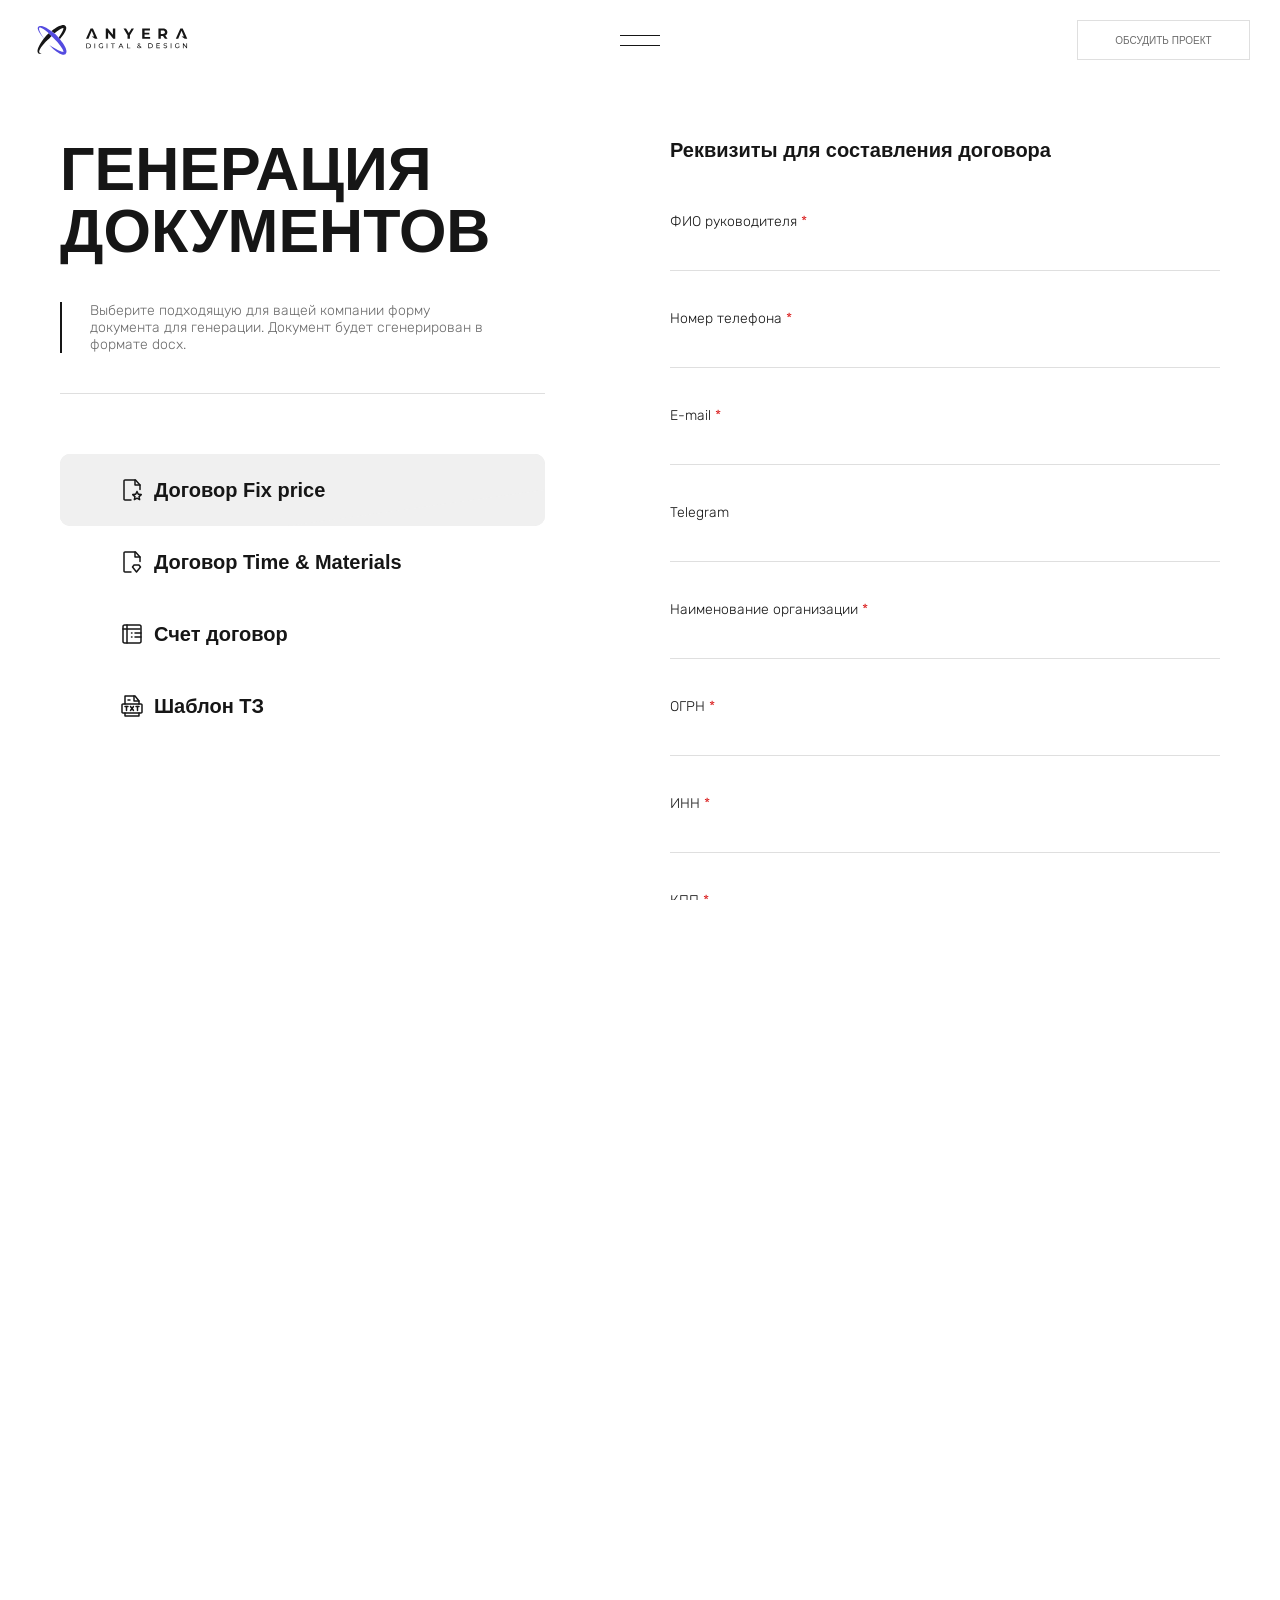
<file: generation.html>
<!DOCTYPE html>
<html lang="en">
<head>
  <meta charset="UTF-8">
  <meta http-equiv="X-UA-Compatible" content="IE=edge">
  <meta name="viewport" content="width=device-width, initial-scale=1.0">
  <title>Anyera</title>
  <link rel="shortcut icon" href="img/favicon.ico" type="image/x-icon">
  <link href="img/apple-touch-icon.png" rel="apple-touch-icon" sizes="72x72">
  <link href="img/apple-touch-icon.png" rel="apple-touch-icon" sizes="76x76">
  <link href="img/apple-touch-icon.png" rel="apple-touch-icon" sizes="144x144">
  <link href="img/apple-touch-icon.png" rel="apple-touch-icon" sizes="152x152">
  <link href="img/apple-touch-icon.png" rel="apple-touch-icon" sizes="180x180">
  <link href="img/apple-touch-icon-192x192.png" rel="apple-touch-icon" sizes="192x192">
  <link href="img/apple-touch-icon.png" rel="apple-touch-icon">
  <meta name="msapplication-TileImage" content="img/apple-touch-icon.png">
  <link href="img/favicon-16x16.png" rel="icon" sizes="16x16" type="image/png">
  <link href="img/favicon-32x32.png" rel="icon" sizes="32x32" type="image/png">
  <link href="img/favicon.ico" rel="shortcut icon">
  <link href="img/site.webmanifest" rel="manifest">
  <link rel="stylesheet" href="css/swiper.min.css">
  <link rel="stylesheet" href="css/fonts.css">
  <link rel="stylesheet" href="css/reset.css">
  <link rel="stylesheet" href="css/style.css">
  <script>window.console = window.console || function(t) {};</script>
</head>
<body>
  <div class="overlay"></div>
  <!-- <div class="preloader">
    <div class="preloader__top"></div>
    <svg class="preloader__image" xmlns="http://www.w3.org/2000/svg" width="31" height="31" viewBox="0 0 31 31" fill="none">
      <path d="M2.32467 23.0762C0.852365 20.7515 0 17.9953 0 15.04C0 6.73365 6.73365 0 15.04 0C15.2501 0 15.4591 0.00430619 15.6671 0.012836L2.32467 23.0762Z" fill="currentColor"/>
      <path d="M18.8191 0.478815L29.5746 18.9199C29.9042 17.6821 30.0798 16.3816 30.0798 15.04C30.0798 8.03889 25.2962 2.15511 18.8191 0.478815Z" fill="currentColor"/>
      <path d="M26.5359 24.7384L23.4677 20.3018L19.5899 20.0344C18.4098 19.953 17.3278 19.3482 16.6402 18.3855L16.0843 17.6073C15.922 17.38 16.0395 17.0606 16.3105 16.9929L21.2899 15.7481L17.1017 7.81303L6.03521 26.986C6.02162 27.0095 6.00783 27.0329 5.9938 27.056C8.51128 28.9544 11.6444 30.0799 15.0403 30.0799C19.6509 30.0799 23.777 28.0052 26.5359 24.7384Z" fill="currentColor"/>
    </svg>
    <div class="preloader__bottom"></div>
  </div> -->
  <div class="cursor">
    <div class="cursor__block">
      <div class="cursor__wrapper">
        <div class="cursor__text cursor__text_slider">
          <p>
            <svg width="80" height="26" viewBox="0 0 80 26" fill="none" xmlns="http://www.w3.org/2000/svg">
              <path d="M0.545556 14.0454C-0.18185 13.5274 -0.181853 12.4726 0.545553 11.9546L16.9788 0.253285C17.8607 -0.374635 19.1034 0.236825 19.1034 1.29864V24.7014C19.1034 25.7632 17.8607 26.3746 16.9788 25.7467L0.545556 14.0454Z" fill="currentColor"/>
              <path d="M79.4544 14.0454C80.1819 13.5274 80.1819 12.4726 79.4544 11.9546L63.0212 0.253285C62.1393 -0.374635 60.8966 0.236825 60.8966 1.29864V24.7014C60.8966 25.7632 62.1393 26.3746 63.0212 25.7467L79.4544 14.0454Z" fill="currentColor"/>
              <path d="M45.9705 13.2336C45.9705 16.4353 43.2974 19.0308 40 19.0308C36.7026 19.0308 34.0295 16.4353 34.0295 13.2336C34.0295 10.0318 36.7026 7.43635 40 7.43635C43.2974 7.43635 45.9705 10.0318 45.9705 13.2336Z" fill="currentColor"/>
            </svg>
          </p>
        </div>
        <div class="cursor__text cursor__text_showreel"><p>ОТКРЫТЬ</p></div>
      </div>
      <div class="cursor__left"></div>
      <div class="cursor__right"></div>
    </div>
  </div>
  <header class="header">
    <div class="header__progress">
      <div class="header__progress_bar"></div>
    </div>
    <div class="container header__container">
      <div class="header__content">
        <a class="header__name" href="index.html">
          <svg width="170" height="34" viewBox="0 0 170 34" fill="none" xmlns="http://www.w3.org/2000/svg">
            <path style="--inc-step: 1;" d="M32.5327 2.84143C32.5054 2.63655 32.459 2.4347 32.394 2.23855C32.2422 1.78279 31.9952 1.36477 31.6697 1.01238C31.3284 0.668391 30.9145 0.405703 30.4586 0.243702C30.2653 0.16637 30.0642 0.110478 29.8588 0.0770211C29.675 0.0361788 29.4878 0.012729 29.2997 0.0069799C28.6734 -0.0210865 28.0462 0.0355733 27.4349 0.175434C26.4162 0.426043 25.4252 0.778606 24.4766 1.22783C22.6587 2.07275 21.0139 3.08436 19.4221 4.1598C18.4664 4.80436 17.5406 5.48172 16.6325 6.1777C16.3611 6.38576 16.0905 6.59529 15.8208 6.8063C16.9285 7.64147 19.0432 9.29587 19.2658 9.48471C19.5013 9.27784 19.7393 9.07274 19.9795 8.86941C20.5625 8.3738 21.1544 7.88795 21.7586 7.41894C23.1516 6.33729 24.6109 5.33721 26.0958 4.53572C26.788 4.14769 27.5182 3.83246 28.275 3.59504C28.5581 3.50582 28.8514 3.45309 29.1477 3.43811C29.1907 3.43584 29.2337 3.43584 29.2767 3.43811H29.3253C29.3306 3.47092 29.335 3.50372 29.3412 3.53564C29.3584 3.84621 29.3328 4.15769 29.2652 4.46125C29.0857 5.25567 28.8219 6.02847 28.4781 6.7664C27.7715 8.33745 26.8537 9.88013 25.8732 11.3927C25.3944 12.1321 24.8909 12.8618 24.3715 13.5808C24.224 13.7891 24.0712 13.9957 23.9192 14.2014C24.4731 14.8442 25.1435 15.6741 25.4783 16.089L25.3511 15.9276C25.5578 15.6971 25.7654 15.4657 25.9695 15.2316C26.6426 14.4674 27.3015 13.6854 27.9375 12.8777C29.1327 11.366 30.1997 9.75655 31.1273 8.06615C31.6223 7.15797 32.0228 6.201 32.3224 5.21042C32.4919 4.61752 32.577 4.00352 32.5751 3.38669C32.5778 3.20401 32.5636 3.02148 32.5327 2.84143ZM12.7776 9.3136C12.6699 9.40846 12.5612 9.50156 12.4526 9.59642C11.8015 10.1594 11.147 10.7197 10.5428 11.3359C9.50751 12.3928 8.59502 13.5631 7.68429 14.7325L7.40428 15.0871L7.29739 15.2263C7.26824 15.2644 7.23909 15.3008 7.20906 15.338C5.93484 16.9717 4.74859 18.6725 3.65537 20.4333C2.65808 22.0664 1.73764 23.7589 0.992102 25.5729C0.600783 26.5038 0.304813 27.4722 0.10876 28.4632C0.00501703 29.012 -0.0246941 29.5724 0.0204263 30.1291C0.0734268 30.7108 0.285428 31.4307 0.84105 31.9538C1.40815 32.4591 2.1113 32.5886 2.6625 32.5744C3.19243 32.5569 3.71727 32.4647 4.2216 32.3004C4.37795 32.2463 4.53342 32.1869 4.68888 32.1329C3.01054 31.8332 2.30386 31.4502 2.02473 30.756C1.9652 30.5981 1.92371 30.4339 1.90106 30.2666C1.90106 30.2621 1.90106 30.2568 1.90106 30.2506C1.90106 30.1868 1.90106 30.1167 1.90106 30.0414C1.93922 29.6743 2.02046 29.313 2.1431 28.965C2.4319 28.1705 2.80193 27.4081 3.24727 26.69C3.91161 25.5918 4.64756 24.5389 5.45032 23.5382C5.75066 23.1498 6.05453 22.7686 6.37077 22.3909C6.86014 21.8102 7.36276 21.2383 7.87245 20.6762C8.103 20.4236 8.33797 20.17 8.57382 19.9182C8.56807 19.9113 8.56081 19.9059 8.55262 19.9022C8.55262 19.9022 10.2548 18.0971 11.6682 16.7734C11.6743 16.7734 11.6743 16.7734 11.6796 16.7681C12.3642 16.1111 14.948 13.5684 15.857 12.6703L16.0063 12.5213C15.3711 11.8785 13.6115 10.0965 12.7776 9.31271V9.3136ZM12.5603 9.11145L12.737 9.27725C12.6716 9.21253 12.6125 9.15756 12.5603 9.11057V9.11145Z" fill="currentColor"/>
            <path style="--inc-step: 2;" d="M32.6648 28.5477C32.4184 27.5223 32.0667 26.5251 31.6152 25.5722C30.7704 23.7478 29.7589 22.0911 28.6898 20.492C27.7856 19.1519 26.8282 17.8606 25.8318 16.6012L25.7015 16.438L25.6226 16.3387C25.2866 15.9236 24.6137 15.097 24.0579 14.4505C23.2255 13.4749 22.3798 12.5179 21.5093 11.5813C20.8155 10.9528 20.1081 10.3358 19.387 9.73038C19.1628 9.54147 17.0405 7.88652 15.9298 7.05106C14.7773 6.2227 13.6187 5.41473 12.4095 4.67506C10.7747 3.641 9.05666 2.74481 7.27327 1.99574C6.34221 1.60451 5.37438 1.30739 4.38422 1.10884C3.8363 1.00525 3.277 0.975417 2.72118 1.02015C2.1361 1.07336 1.41628 1.28622 0.899458 1.84408C0.382639 2.40194 0.258532 3.11855 0.26917 3.67907C0.29105 4.20871 0.383469 4.73306 0.54398 5.23824C0.857036 6.15428 1.25968 7.03718 1.74605 7.8741C2.66533 9.53083 3.77343 11.0386 4.91256 12.5019C5.70331 13.5183 6.53039 14.5028 7.36989 15.4748L7.47716 15.3356C6.69882 14.3352 5.95063 13.3143 5.25209 12.2598C4.23585 10.7336 3.35064 9.12406 2.60594 7.44839C2.25271 6.63635 1.98905 5.78819 1.81963 4.91895C1.74449 4.53106 1.72657 4.13425 1.76644 3.74115C1.80988 3.38107 1.9393 3.13806 2.0838 3.03607C2.2283 2.93408 2.46587 2.89062 2.79919 2.91279C3.16627 2.94725 3.52772 3.02679 3.87538 3.14959C4.67038 3.44295 5.43441 3.8143 6.1563 4.25822C7.65091 5.15664 9.07548 6.24842 10.4469 7.39518C11.2004 8.03108 11.9344 8.68827 12.6551 9.35611C12.7074 9.40311 12.7668 9.4581 12.8324 9.52196L12.8714 9.55832C13.7056 10.3423 15.4741 12.1241 16.1115 12.768C16.1567 12.8159 16.2196 12.8798 16.295 12.9587C16.3269 12.9924 16.3446 13.0092 16.3446 13.0092C17.474 14.1746 21.1946 17.9661 21.1946 17.9661C21.7806 18.5107 22.7025 19.575 22.7247 19.6149V19.6211C23.6608 20.6694 24.5685 21.7354 25.4249 22.8379C26.5064 24.2427 27.5117 25.7061 28.3121 27.1978C28.6956 27.8959 29.0112 28.6292 29.2545 29.3876C29.3372 29.6736 29.3892 29.9677 29.4096 30.2647C29.4145 30.3082 29.4127 30.3522 29.4043 30.3951V30.4474C29.3777 30.4528 29.3458 30.4528 29.3156 30.459C29.0054 30.4791 28.6939 30.4555 28.3902 30.3889C28.1863 30.3454 27.9806 30.2913 27.7696 30.2275C27.7371 30.224 27.7049 30.2186 27.673 30.2115C24.7476 29.5127 17.5981 25.1101 13.4574 22.6028C16.1035 25.589 19.6796 28.828 21.7673 30.3774C22.7335 31.0577 23.7374 31.6828 24.7742 32.2496C25.682 32.7518 26.6414 33.1541 27.6358 33.4496C28.2265 33.6218 28.8386 33.7093 29.4539 33.7095C29.6378 33.7072 29.8213 33.6909 30.0027 33.6607C30.208 33.6381 30.4098 33.5907 30.6037 33.5197C31.0643 33.3748 31.4857 33.1267 31.8359 32.7942C32.1783 32.452 32.4408 32.0383 32.6045 31.5827C32.6776 31.3856 32.7337 31.1827 32.772 30.976C32.8082 30.7912 32.8295 30.6038 32.8359 30.4155C32.8667 29.788 32.8092 29.1592 32.6648 28.5477Z" fill="currentColor"/>
            <path style="--inc-step: 3;" d="M60.1681 4L55 15.6628H57.7497L61.4762 6.65093L64.1284 13.0912H61.5012L65.1869 15.6628H68.0034L62.8185 4H60.1681Z" fill="currentColor"/>
            <path style="--inc-step: 4;" d="M85.4384 11.0757L79.6253 4H77.3867V15.6628H80.0594V8.58431L85.8894 15.6628H88.1111V4H85.4384V11.0757Z" fill="currentColor"/>
            <path style="--inc-step: 5;" d="M106.632 4L103.497 9.17776L100.374 4H97.4961L102.031 11.5058V15.6628H104.741V11.5338L109.293 4H106.632Z" fill="currentColor"/>
            <path style="--inc-step: 6;" d="M121.344 10.7976H126.729V8.69908H121.344V6.16665H127.442V4H118.676V15.6628H127.657V13.4971H121.344V10.7976Z" fill="currentColor"/>
            <path style="--inc-step: 7;" d="M144.784 11.913C145.496 11.6156 146.105 11.1141 146.532 10.4715C146.943 9.84446 147.148 9.09804 147.149 8.23219C147.149 7.35453 146.943 6.59909 146.532 5.96588C146.105 5.31888 145.497 4.81202 144.784 4.5085C144.03 4.17012 143.131 4.00062 142.087 4H137.042V15.6628H139.74V12.4103H142.087H142.212L144.45 15.6609H147.364L144.76 11.9223L144.784 11.913ZM143.802 6.73189C144.213 7.08706 144.418 7.58686 144.418 8.23126C144.418 8.86385 144.213 9.36147 143.802 9.7241C143.392 10.0867 142.77 10.2671 141.937 10.2653H139.74V6.19634H141.937C142.77 6.19634 143.392 6.37424 143.802 6.73003V6.73189Z" fill="currentColor"/>
            <path style="--inc-step: 8;" d="M164.567 4H161.916L156.748 15.6628H159.499L163.224 6.65093L165.876 13.0912H163.25L166.936 15.6628H169.751L164.567 4Z" fill="currentColor"/>
            <path style="--inc-step: 9;" d="M55.2676 26.3851V20.9304H57.5666C58.0997 20.9197 58.6275 21.0374 59.1056 21.2735C59.5344 21.489 59.8936 21.8213 60.1418 22.232C60.3845 22.6683 60.5118 23.1592 60.5118 23.6584C60.5118 24.1576 60.3845 24.6485 60.1418 25.0847C59.8938 25.4946 59.5345 25.8256 59.1056 26.0392C58.6278 26.276 58.0998 26.3937 57.5666 26.3824L55.2676 26.3851ZM56.0464 25.7081H57.521C57.9271 25.7184 58.3296 25.6301 58.694 25.4507C59.0137 25.289 59.2799 25.0386 59.4608 24.7295C59.64 24.4004 59.7339 24.0317 59.7339 23.657C59.7339 23.2824 59.64 22.9137 59.4608 22.5846C59.2787 22.2774 59.0127 22.0286 58.694 21.8674C58.3287 21.6896 57.9258 21.6031 57.5197 21.6154H56.0451L56.0464 25.7081Z" fill="currentColor"/>
            <path style="--inc-step: 9;" d="M64.5342 26.3844V20.9297H65.313V26.3844H64.5342Z" fill="currentColor"/>
            <path style="--inc-step: 10;" d="M72.2413 26.3816C71.8448 26.3855 71.4511 26.3155 71.0803 26.1752C70.7394 26.0452 70.4284 25.8476 70.166 25.5941C69.9036 25.3407 69.6952 25.0367 69.5534 24.7006C69.2621 23.9865 69.2621 23.1867 69.5534 22.4726C69.6956 22.1395 69.9035 21.8386 70.1647 21.5878C70.431 21.3339 70.7449 21.1353 71.0884 21.0033C71.8484 20.7255 72.6823 20.7255 73.4424 21.0033C73.7924 21.1378 74.105 21.3543 74.354 21.6347L73.87 22.1173C73.6627 21.9097 73.4149 21.7468 73.1421 21.6388C72.8695 21.535 72.5799 21.4832 72.2882 21.4859C71.9913 21.4834 71.6967 21.5366 71.4195 21.6428C71.1627 21.7429 70.9284 21.8933 70.7305 22.0852C70.5341 22.2741 70.3801 22.5026 70.2787 22.7554C70.066 23.291 70.066 23.8875 70.2787 24.4231C70.3812 24.6754 70.5351 24.9036 70.7305 25.0934C70.9283 25.2847 71.1626 25.4343 71.4195 25.5331C71.6953 25.6391 71.9887 25.6918 72.2842 25.6886C72.5689 25.6905 72.852 25.6452 73.122 25.5545C73.3998 25.4577 73.6535 25.3022 73.866 25.0987L74.3111 25.6899C74.0328 25.9234 73.7112 26.0997 73.3646 26.2087C73.0016 26.3251 72.6225 26.3835 72.2413 26.3816ZM73.559 25.5867V23.5598H74.307V25.6859L73.559 25.5867Z" fill="currentColor"/>
            <path style="--inc-step: 10;" d="M78.375 26.3844V20.9297H79.1498V26.3844H78.375Z" fill="currentColor"/>
            <path style="--inc-step: 11;" d="M85.0419 26.3777V21.608H83.1719V20.9297H87.6842V21.608H85.8074V26.3844L85.0419 26.3777Z" fill="currentColor"/>
            <path style="--inc-step: 11;" d="M91.7061 26.3844L94.1767 20.9297H94.9475L97.4262 26.3844H96.6085L94.4019 21.3667H94.7143L92.5104 26.3844H91.7061ZM92.7584 25.021L92.9689 24.3977H96.0387L96.2653 25.021H92.7584Z" fill="currentColor"/>
            <path style="--inc-step: 12;" d="M101.448 26.3844V20.9297H102.228V25.7074H105.178V26.3844H101.448Z" fill="currentColor"/>
            <path style="--inc-step: 12;" d="M114.821 26.3587C114.485 26.3647 114.152 26.3036 113.84 26.1791C113.574 26.0747 113.34 25.9028 113.162 25.6804C112.996 25.4696 112.908 25.2084 112.912 24.9404C112.91 24.7068 112.966 24.4764 113.076 24.2702C113.208 24.0409 113.386 23.8407 113.597 23.6817C113.891 23.4571 114.205 23.2601 114.536 23.0932C114.792 22.9626 115.04 22.8171 115.28 22.6575C115.428 22.5632 115.557 22.4428 115.662 22.3022C115.735 22.1959 115.775 22.0696 115.774 21.9403C115.777 21.8589 115.761 21.778 115.729 21.7032C115.697 21.6285 115.649 21.5616 115.588 21.5073C115.436 21.3871 115.245 21.3274 115.052 21.3397C114.845 21.3276 114.641 21.3931 114.479 21.5234C114.412 21.5832 114.358 21.6572 114.322 21.7402C114.287 21.8232 114.27 21.913 114.273 22.0033C114.273 22.1003 114.29 22.1965 114.324 22.2875C114.369 22.398 114.433 22.5004 114.512 22.5904C114.635 22.7389 114.766 22.8807 114.904 23.0154L117.788 25.8828L117.368 26.3815L114.306 23.3345C114.151 23.184 114.007 23.0213 113.877 22.8478C113.781 22.721 113.705 22.5805 113.651 22.4309C113.605 22.2982 113.581 22.1586 113.581 22.018C113.576 21.7903 113.64 21.5664 113.765 21.3759C113.891 21.1863 114.069 21.0373 114.278 20.9469C114.523 20.8409 114.787 20.7892 115.053 20.7954C115.299 20.7894 115.543 20.8351 115.77 20.9295C115.967 21.0104 116.134 21.1499 116.248 21.3291C116.363 21.5083 116.419 21.7185 116.41 21.9309C116.411 22.1333 116.359 22.3323 116.257 22.5073C116.132 22.7106 115.966 22.8859 115.77 23.0221C115.485 23.2258 115.182 23.4052 114.867 23.5583C114.61 23.6857 114.365 23.8355 114.135 24.0061C113.983 24.1164 113.855 24.2553 113.757 24.4149C113.681 24.551 113.642 24.7043 113.643 24.86C113.641 25.0249 113.695 25.1856 113.796 25.3158C113.907 25.4561 114.056 25.5625 114.225 25.6228C114.43 25.7 114.648 25.7373 114.867 25.7327C115.194 25.7371 115.516 25.6592 115.805 25.5061C116.096 25.3464 116.339 25.1123 116.51 24.8278C116.717 24.4831 116.858 24.1031 116.927 23.7071L117.528 23.9015C117.443 24.3778 117.26 24.8314 116.992 25.234C116.752 25.5848 116.43 25.8712 116.053 26.0678C115.672 26.2624 115.249 26.3622 114.821 26.3587Z" fill="currentColor"/>
            <path style="--inc-step: 13;" d="M125.514 26.2503V20.7956H127.813C128.346 20.7849 128.874 20.9026 129.352 21.1388C129.782 21.3534 130.144 21.6858 130.393 22.0973C130.636 22.5335 130.763 23.0244 130.763 23.5236C130.763 24.0228 130.636 24.5137 130.393 24.95C130.146 25.3609 129.786 25.6928 129.357 25.9071C128.879 26.1439 128.351 26.2616 127.818 26.2503H125.514ZM126.293 25.5733H127.767C128.173 25.5837 128.576 25.4953 128.94 25.3159C129.26 25.1543 129.526 24.9039 129.707 24.5947C129.886 24.2656 129.98 23.8969 129.98 23.5223C129.98 23.1476 129.886 22.7789 129.707 22.4498C129.525 22.1427 129.259 21.8939 128.94 21.7326C128.575 21.5549 128.172 21.4684 127.766 21.4806H126.291L126.293 25.5733Z" fill="currentColor"/>
            <path style="--inc-step: 13;" d="M135.563 25.5726H138.743V26.2496H134.784V20.7949H138.634V21.4799H135.563V25.5726ZM135.493 23.1489H138.298V23.8112H135.493V23.1489Z" fill="currentColor"/>
            <path style="--inc-step: 14;" d="M144.854 26.2432C144.449 26.2448 144.047 26.18 143.662 26.0515C143.332 25.9517 143.026 25.7831 142.766 25.5569L143.054 24.9496C143.289 25.1474 143.558 25.3005 143.849 25.4014C144.17 25.5209 144.511 25.5817 144.854 25.581C145.116 25.5896 145.376 25.5524 145.625 25.4711C145.797 25.417 145.949 25.3129 146.062 25.1721C146.153 25.0463 146.2 24.8942 146.196 24.7391C146.2 24.6552 146.185 24.5714 146.154 24.4935C146.122 24.4156 146.075 24.3453 146.014 24.2874C145.876 24.1637 145.714 24.0693 145.538 24.0099C145.328 23.936 145.113 23.8751 144.896 23.8276C144.661 23.7753 144.427 23.7149 144.191 23.6439C143.966 23.5788 143.748 23.4888 143.543 23.3758C143.352 23.2697 143.191 23.1182 143.073 22.9347C142.945 22.72 142.882 22.4726 142.893 22.2229C142.891 21.9482 142.968 21.6786 143.116 21.4467C143.283 21.1939 143.521 20.9962 143.801 20.8783C144.174 20.7228 144.577 20.6496 144.982 20.6639C145.298 20.6644 145.614 20.7063 145.92 20.7885C146.209 20.8613 146.483 20.9823 146.731 21.1465L146.474 21.7698C146.247 21.618 145.997 21.5035 145.734 21.4307C145.487 21.3628 145.233 21.3277 144.978 21.3261C144.72 21.318 144.464 21.3575 144.221 21.4427C144.05 21.502 143.899 21.6107 143.788 21.7551C143.699 21.8825 143.652 22.035 143.654 22.1907C143.65 22.276 143.664 22.3611 143.696 22.4404C143.727 22.5197 143.775 22.5914 143.837 22.6506C143.975 22.772 144.137 22.8633 144.313 22.9187C144.523 22.9907 144.738 23.0516 144.955 23.101C145.189 23.1559 145.424 23.2163 145.66 23.2846C145.885 23.3485 146.103 23.4385 146.307 23.5527C146.497 23.6581 146.659 23.8081 146.778 23.9898C146.905 24.2008 146.968 24.4446 146.958 24.6909C146.958 24.9633 146.88 25.2302 146.732 25.459C146.56 25.7125 146.317 25.9101 146.034 26.0274C145.66 26.1818 145.258 26.2553 144.854 26.2432Z" fill="currentColor"/>
            <path style="--inc-step: 14;" d="M150.979 26.2496V20.7949H151.759V26.2496H150.979Z" fill="currentColor"/>
            <path style="--inc-step: 15;" d="M158.688 26.2471C158.291 26.2511 157.897 26.1811 157.527 26.0407C157.186 25.9107 156.875 25.7131 156.612 25.4596C156.35 25.2062 156.141 24.9022 156 24.566C155.708 23.8519 155.708 23.0521 156 22.338C156.141 22.0047 156.349 21.7037 156.611 21.4533C156.877 21.1988 157.191 21.0001 157.535 20.8688C157.907 20.7274 158.304 20.6574 158.702 20.6624C159.107 20.6573 159.509 20.7288 159.887 20.8728C160.237 21.0073 160.55 21.2238 160.799 21.5042L160.316 21.9868C160.109 21.7788 159.86 21.6159 159.587 21.5082C159.032 21.3018 158.421 21.3018 157.866 21.5082C157.608 21.6059 157.372 21.754 157.171 21.9439C156.975 22.1332 156.822 22.3616 156.72 22.6142C156.507 23.1497 156.507 23.7463 156.72 24.2818C156.823 24.5339 156.976 24.762 157.171 24.9521C157.37 25.1435 157.604 25.2931 157.862 25.3918C158.137 25.4981 158.431 25.5509 158.726 25.5473C159.011 25.5492 159.294 25.5039 159.564 25.4133C159.842 25.3158 160.095 25.1605 160.308 24.9575L160.752 25.5487C160.474 25.7824 160.152 25.9588 159.806 26.0675C159.445 26.1858 159.067 26.2464 158.688 26.2471ZM160.004 25.4521V23.4252H160.752V25.5513L160.004 25.4521Z" fill="currentColor"/>
            <path style="--inc-step: 15;" d="M164.82 26.2496V20.7949H165.46L169.067 25.2764H168.732V20.7949H169.511V26.2496H168.878L165.259 21.7695H165.594V26.2496H164.82Z" fill="currentColor"/>
          </svg>
        </a>
        <button class="header__burger" aria-label="Открыть меню">
          <span></span>
          <span></span>
          <span></span>
          <span></span>
        </button>
        <div class="header__right">
          <div class="header__links">
            <a class="header__link text text__middle" href="team.html"><span class="text__rotate">Команда</span></a>
            <a class="header__link text text__middle" href="projects.html"><span class="text__rotate">Проекты</span></a>
          </div>
          <div class="header__buttons">
            <button class="btn button__project">
              <span class="button__text">ОБСУДИТЬ ПРОЕКТ</span>
              <span class="button__hover"></span>
            </button>
            <a href="briefing.html" class="btn button__briefing">
              <span class="button__text">БРИФИНГ</span>
              <span class="button__hover"></span>
            </a>
            <!-- <a href="briefing.html" class="btn button__feedback">
              <span class="button__text">КАЛЬКУЛЯТОР</span>
              <span class="button__hover"></span>
            </a> -->
            <div class="header__consultation_burger_flex">
              <button class="header__consultation_burger" aria-label="Закрыть меню">
                <svg width="23" height="22" viewBox="0 0 23 22" fill="none" xmlns="http://www.w3.org/2000/svg">
                  <path d="M1 21.3241L21.3241 1M1.42335 1L21.7475 21.3241" stroke="currentColor"/>
                </svg>
              </button>
            </div>
          </div>
        </div>
      </div>
    </div>
  </header>
  <main class="main" data-scroll-container>
    <section class="top" data-scroll-section id="top"></section>
    <section class="generation" data-scroll-section>
      <div class="container generation__container">
        <div class="generation__block">
          <div class="generation__left">
            <div class="generation__info">
              <h1 class="generation__head">ГЕНЕРАЦИЯ ДОКУМЕНТОВ</h1>
              <p class="generation__desc">Выберите подходящую для ващей компании форму документа для генерации. Документ будет сгенерирован в формате docx.</p>
            </div>
            <div class="generation__buttons">
              <button class="btn generation__button generation__button_one active">
                <span class="button__text">
                  <svg width="32" height="32" viewBox="0 0 32 32" fill="none" xmlns="http://www.w3.org/2000/svg">
                    <path fill-rule="evenodd" clip-rule="evenodd" d="M4.33398 3.99935C4.33398 2.71068 5.37865 1.66602 6.66732 1.66602H20.6673C20.9508 1.66602 21.221 1.78634 21.4106 1.99705L27.4106 8.66372C27.5759 8.84734 27.6673 9.08564 27.6673 9.33268V15.3327C27.6673 15.885 27.2196 16.3327 26.6673 16.3327C26.115 16.3327 25.6673 15.885 25.6673 15.3327V9.71642L20.222 3.66602H6.66732C6.48322 3.66602 6.33398 3.81525 6.33398 3.99935V27.9993C6.33398 28.1835 6.48321 28.3327 6.66732 28.3327H14.6673C15.2196 28.3327 15.6673 28.7804 15.6673 29.3327C15.6673 29.885 15.2196 30.3327 14.6673 30.3327H6.66732C5.37866 30.3327 4.33398 29.288 4.33398 27.9993V3.99935Z" fill="currentColor"/>
                    <path fill-rule="evenodd" clip-rule="evenodd" d="M22.6673 17C23.0588 17 23.4144 17.2285 23.577 17.5847L25.0246 20.7554L28.4875 21.1524C28.8765 21.197 29.2037 21.4645 29.3247 21.8368C29.4457 22.2092 29.3382 22.6179 29.0497 22.8827L26.4815 25.2393L27.1741 28.6554C27.2519 29.0392 27.0986 29.433 26.7818 29.6632C26.4651 29.8933 26.0431 29.9174 25.7022 29.7248L22.6673 28.0105L19.6324 29.7248C19.2915 29.9174 18.8696 29.8933 18.5528 29.6632C18.236 29.433 18.0827 29.0392 18.1605 28.6554L18.8531 25.2393L16.2849 22.8827C15.9964 22.6179 15.8889 22.2092 16.0099 21.8368C16.1309 21.4645 16.4581 21.197 16.8471 21.1524L20.31 20.7554L21.7576 17.5847C21.9202 17.2285 22.2758 17 22.6673 17ZM22.6673 20.4077L21.8947 22.0999C21.7491 22.4188 21.4472 22.6382 21.0989 22.6781L19.2509 22.8899L20.6215 24.1476C20.8798 24.3846 20.9951 24.7395 20.9254 25.0831L20.5558 26.9062L22.1755 25.9913C22.4807 25.8189 22.8539 25.8189 23.1591 25.9913L24.7788 26.9062L24.4092 25.0831C24.3395 24.7395 24.4549 24.3846 24.7131 24.1476L26.0837 22.8899L24.2357 22.6781C23.8874 22.6382 23.5855 22.4188 23.4399 22.0999L22.6673 20.4077Z" fill="currentColor"/>
                    <path fill-rule="evenodd" clip-rule="evenodd" d="M20 1.66602C20.5523 1.66602 21 2.11373 21 2.66602V8.33268H26.6667C27.219 8.33268 27.6667 8.7804 27.6667 9.33268C27.6667 9.88497 27.219 10.3327 26.6667 10.3327H20C19.4477 10.3327 19 9.88497 19 9.33268V2.66602C19 2.11373 19.4477 1.66602 20 1.66602Z" fill="currentColor"/>
                  </svg>
                  <h4>Договор Fix price</h4>
                </span>
                <span class="button__hover"></span>
              </button>
              <button class="btn generation__button generation__button_two">
                <span class="button__text">
                  <svg width="32" height="32" viewBox="0 0 32 32" fill="none" xmlns="http://www.w3.org/2000/svg">
                    <path fill-rule="evenodd" clip-rule="evenodd" d="M4.33398 3.99935C4.33398 2.71068 5.37865 1.66602 6.66732 1.66602H20.6673C20.9508 1.66602 21.221 1.78634 21.4106 1.99705L27.4106 8.66372C27.5759 8.84734 27.6673 9.08564 27.6673 9.33268V15.3327C27.6673 15.885 27.2196 16.3327 26.6673 16.3327C26.115 16.3327 25.6673 15.885 25.6673 15.3327V9.71642L20.222 3.66602H6.66732C6.48322 3.66602 6.33398 3.81525 6.33398 3.99935V27.9993C6.33398 28.1835 6.48321 28.3327 6.66732 28.3327H14.6673C15.2196 28.3327 15.6673 28.7804 15.6673 29.3327C15.6673 29.885 15.2196 30.3327 14.6673 30.3327H6.66732C5.37866 30.3327 4.33398 29.288 4.33398 27.9993V3.99935Z" fill="currentColor"/>
                    <path fill-rule="evenodd" clip-rule="evenodd" d="M18.0098 19.3864C18.1992 19.1426 18.4906 19 18.7993 19H25.1993C25.5081 19 25.7995 19.1426 25.9889 19.3864L28.1223 22.1314C28.4074 22.4983 28.4023 23.0132 28.1099 23.3743L22.7766 29.9625C22.5867 30.1971 22.3011 30.3333 21.9993 30.3333C21.6976 30.3333 21.412 30.1971 21.2221 29.9625L15.8888 23.3743C15.5964 23.0132 15.5913 22.4983 15.8764 22.1314L18.0098 19.3864ZM19.2887 21L17.9423 22.7324L21.9993 27.744L26.0564 22.7324L24.71 21H19.2887Z" fill="currentColor"/>
                    <path fill-rule="evenodd" clip-rule="evenodd" d="M20 1.66602C20.5523 1.66602 21 2.11373 21 2.66602V8.33268H26.6667C27.219 8.33268 27.6667 8.7804 27.6667 9.33268C27.6667 9.88497 27.219 10.3327 26.6667 10.3327H20C19.4477 10.3327 19 9.88497 19 9.33268V2.66602C19 2.11373 19.4477 1.66602 20 1.66602Z" fill="currentColor"/>
                  </svg>
                  <h4>Договор Time &amp; Materials</h4>
                </span>
                <span class="button__hover"></span>
              </button>
              <button class="btn generation__button generation__button_three">
                <span class="button__text">
                  <svg width="32" height="32" viewBox="0 0 32 32" fill="none" xmlns="http://www.w3.org/2000/svg">
                    <path fill-rule="evenodd" clip-rule="evenodd" d="M6 5C5.44772 5 5 5.44772 5 6V26C5 26.5523 5.44772 27 6 27H26C26.5523 27 27 26.5523 27 26V6C27 5.44772 26.5523 5 26 5H6ZM3 6C3 4.34315 4.34315 3 6 3H26C27.6569 3 29 4.34315 29 6V26C29 27.6569 27.6569 29 26 29H6C4.34315 29 3 27.6569 3 26V6Z" fill="currentColor"/>
                    <path fill-rule="evenodd" clip-rule="evenodd" d="M3 9.33398C3 8.7817 3.44772 8.33398 4 8.33398H26.6667C27.219 8.33398 27.6667 8.7817 27.6667 9.33398C27.6667 9.88627 27.219 10.334 26.6667 10.334H4C3.44772 10.334 3 9.88627 3 9.33398Z" fill="currentColor"/>
                    <path fill-rule="evenodd" clip-rule="evenodd" d="M19 14.666C19 14.1137 19.4477 13.666 20 13.666H28C28.5523 13.666 29 14.1137 29 14.666C29 15.2183 28.5523 15.666 28 15.666H20C19.4477 15.666 19 15.2183 19 14.666Z" fill="currentColor"/>
                    <path fill-rule="evenodd" clip-rule="evenodd" d="M19 20C19 19.4477 19.4477 19 20 19H28C28.5523 19 29 19.4477 29 20C29 20.5523 28.5523 21 28 21H20C19.4477 21 19 20.5523 19 20Z" fill="currentColor"/>
                    <path fill-rule="evenodd" clip-rule="evenodd" d="M14.334 14.666C14.334 14.1137 14.7817 13.666 15.334 13.666H16.0007C16.5529 13.666 17.0007 14.1137 17.0007 14.666C17.0007 15.2183 16.5529 15.666 16.0007 15.666H15.334C14.7817 15.666 14.334 15.2183 14.334 14.666Z" fill="currentColor"/>
                    <path fill-rule="evenodd" clip-rule="evenodd" d="M14.334 20C14.334 19.4477 14.7817 19 15.334 19H16.0007C16.5529 19 17.0007 19.4477 17.0007 20C17.0007 20.5523 16.5529 21 16.0007 21H15.334C14.7817 21 14.334 20.5523 14.334 20Z" fill="currentColor"/>
                    <path fill-rule="evenodd" clip-rule="evenodd" d="M9.33398 3C9.88627 3 10.334 3.44772 10.334 4V28C10.334 28.5523 9.88627 29 9.33398 29C8.7817 29 8.33398 28.5523 8.33398 28V4C8.33398 3.44772 8.7817 3 9.33398 3Z" fill="currentColor"/>
                  </svg>
                  <h4>Счет договор</h4>
                </span>
                <span class="button__hover"></span>
              </button>
              <button class="btn generation__button generation__button_four">
                <span class="button__text">
                  <svg width="32" height="32" viewBox="0 0 32 32" fill="none" xmlns="http://www.w3.org/2000/svg">
                    <path fill-rule="evenodd" clip-rule="evenodd" d="M6.66602 24.334C7.2183 24.334 7.66602 24.7817 7.66602 25.334V28.334H24.3327V25.334C24.3327 24.7817 24.7804 24.334 25.3327 24.334C25.885 24.334 26.3327 24.7817 26.3327 25.334V29.334C26.3327 29.8863 25.885 30.334 25.3327 30.334H6.66602C6.11373 30.334 5.66602 29.8863 5.66602 29.334V25.334C5.66602 24.7817 6.11373 24.334 6.66602 24.334Z" fill="currentColor"/>
                    <path fill-rule="evenodd" clip-rule="evenodd" d="M5.66602 2.66602C5.66602 2.11373 6.11373 1.66602 6.66602 1.66602H19.9993C20.3031 1.66602 20.5904 1.80411 20.7802 2.04132L26.1136 8.70799C26.2554 8.8853 26.3327 9.10561 26.3327 9.33268V13.3327C26.3327 13.885 25.885 14.3327 25.3327 14.3327C24.7804 14.3327 24.3327 13.885 24.3327 13.3327V9.68346L19.5187 3.66602H7.66602V13.3327C7.66602 13.885 7.2183 14.3327 6.66602 14.3327C6.11373 14.3327 5.66602 13.885 5.66602 13.3327V2.66602Z" fill="currentColor"/>
                    <path fill-rule="evenodd" clip-rule="evenodd" d="M18.666 1.66602C19.2183 1.66602 19.666 2.11373 19.666 2.66602V8.33268H25.3327C25.885 8.33268 26.3327 8.7804 26.3327 9.33268C26.3327 9.88497 25.885 10.3327 25.3327 10.3327H18.666C18.1137 10.3327 17.666 9.88497 17.666 9.33268V2.66602C17.666 2.11373 18.1137 1.66602 18.666 1.66602Z" fill="currentColor"/>
                    <path fill-rule="evenodd" clip-rule="evenodd" d="M9.66602 8C9.66602 7.44772 10.1137 7 10.666 7H13.3327C13.885 7 14.3327 7.44772 14.3327 8C14.3327 8.55228 13.885 9 13.3327 9H10.666C10.1137 9 9.66602 8.55228 9.66602 8Z" fill="currentColor"/>
                    <path fill-rule="evenodd" clip-rule="evenodd" d="M3.99935 14.334C3.81525 14.334 3.66602 14.4832 3.66602 14.6673V24.0007C3.66602 24.1847 3.81525 24.334 3.99935 24.334H27.9993C28.1834 24.334 28.3327 24.1847 28.3327 24.0007V14.6673C28.3327 14.4832 28.1834 14.334 27.9993 14.334H3.99935ZM1.66602 14.6673C1.66602 13.3787 2.71068 12.334 3.99935 12.334H27.9993C29.288 12.334 30.3327 13.3787 30.3327 14.6673V24.0007C30.3327 25.2893 29.288 26.334 27.9993 26.334H3.99935C2.71068 26.334 1.66602 25.2893 1.66602 24.0007V14.6673Z" fill="currentColor"/>
                    <path fill-rule="evenodd" clip-rule="evenodd" d="M13.4001 15.8661C13.8419 15.5347 14.4687 15.6242 14.8001 16.0661L18.8001 21.3994C19.1314 21.8412 19.0419 22.468 18.6001 22.7994C18.1582 23.1308 17.5314 23.0412 17.2001 22.5994L13.2001 17.2661C12.8687 16.8242 12.9582 16.1974 13.4001 15.8661Z" fill="currentColor"/>
                    <path fill-rule="evenodd" clip-rule="evenodd" d="M18.6001 15.8661C19.0419 16.1974 19.1314 16.8242 18.8001 17.2661L14.8001 22.5994C14.4687 23.0412 13.8419 23.1308 13.4001 22.7994C12.9582 22.468 12.8687 21.8412 13.2001 21.3994L17.2001 16.0661C17.5314 15.6242 18.1582 15.5347 18.6001 15.8661Z" fill="currentColor"/>
                    <path fill-rule="evenodd" clip-rule="evenodd" d="M8.66602 15.666C9.2183 15.666 9.66602 16.1137 9.66602 16.666V21.9993C9.66602 22.5516 9.2183 22.9993 8.66602 22.9993C8.11373 22.9993 7.66602 22.5516 7.66602 21.9993V16.666C7.66602 16.1137 8.11373 15.666 8.66602 15.666Z" fill="currentColor"/>
                    <path fill-rule="evenodd" clip-rule="evenodd" d="M5.66602 16.666C5.66602 16.1137 6.11373 15.666 6.66602 15.666H10.666C11.2183 15.666 11.666 16.1137 11.666 16.666C11.666 17.2183 11.2183 17.666 10.666 17.666H6.66602C6.11373 17.666 5.66602 17.2183 5.66602 16.666Z" fill="currentColor"/>
                    <path fill-rule="evenodd" clip-rule="evenodd" d="M23.334 15.666C23.8863 15.666 24.334 16.1137 24.334 16.666V21.9993C24.334 22.5516 23.8863 22.9993 23.334 22.9993C22.7817 22.9993 22.334 22.5516 22.334 21.9993V16.666C22.334 16.1137 22.7817 15.666 23.334 15.666Z" fill="currentColor"/>
                    <path fill-rule="evenodd" clip-rule="evenodd" d="M20.334 16.666C20.334 16.1137 20.7817 15.666 21.334 15.666H25.334C25.8863 15.666 26.334 16.1137 26.334 16.666C26.334 17.2183 25.8863 17.666 25.334 17.666H21.334C20.7817 17.666 20.334 17.2183 20.334 16.666Z" fill="currentColor"/>
                  </svg>
                  <h4>Шаблон ТЗ</h4>
                </span>
                <span class="button__hover"></span>
              </button>
            </div>
          </div>
          <div class="generation__right" id="generation__right">
            <form id="generation__form_one" class="generation__form generation__form_one active">
              <h4 class="generation__form_head">Реквизиты для составления договора</h4>
              <div class="generation__controls">
                <div class="form__control">
                  <input class="form__input" type="text" minl="4" maxl="40" id="generation__one_username" />
                  <small class="form__counter"><span class="form__counter_min">0</span> из <span class="form__counter_max">0</span></small>
                  <label class="form__label" for="generation__one_username">ФИО руководителя <span>*</span></label>
                  <span class="form__bar"></span>
                  <span class="form__border"></span>
                  <small class="form__error">Введите ФИО</small>
                </div>
                <div class="form__control">
                  <input class="form__input" data-phone-pattern="" type="text" minl="17" maxl="17" id="generation__one_phone">
                  <small class="form__counter"><span class="form__counter_min">0</span> из <span class="form__counter_max">17</span></small>
                  <label class="form__label" for="generation__one_phone">Номер телефона <span>*</span></label>
                  <span class="form__bar"></span>
                  <span class="form__border"></span>
                  <small class="form__error">Введите корректный телефон</small>
                </div>
                <div class="form__control">
                  <input class="form__input" type="text" minl="7" maxl="40" id="generation__one_email">
                  <small class="form__counter"><span class="form__counter_min">0</span> из <span class="form__counter_max">40</span></small>
                  <label class="form__label" for="generation__one_email">E-mail <span>*</span></label>
                  <span class="form__bar"></span>
                  <span class="form__border"></span>
                  <small class="form__error">Введите корректный email</small>
                </div>
                <div class="form__control">
                  <input class="form__input" type="text" minl="0" maxl="40" id="generation__one_tg">
                  <small class="form__counter"><span class="form__counter_min">0</span> из <span class="form__counter_max">40</span></small>
                  <label class="form__label" for="generation__one_tg">Telegram</label>
                  <span class="form__bar"></span>
                  <span class="form__border"></span>
                  <small class="form__error">Введите Telegram</small>
                </div>
                <div class="form__control">
                  <input class="form__input" type="text" minl="4" maxl="40" id="generation__one_org">
                  <small class="form__counter"><span class="form__counter_min">0</span> из <span class="form__counter_max">40</span></small>
                  <label class="form__label" for="generation__one_org">Наименование организации <span>*</span></label>
                  <span class="form__bar"></span>
                  <span class="form__border"></span>
                  <small class="form__error">Введите организацию</small>
                </div>
                <div class="form__control">
                  <input class="form__input" type="text" minl="4" maxl="40" id="generation__one_ogrn">
                  <small class="form__counter"><span class="form__counter_min">0</span> из <span class="form__counter_max">40</span></small>
                  <label class="form__label" for="generation__one_ogrn">ОГРН <span>*</span></label>
                  <span class="form__bar"></span>
                  <span class="form__border"></span>
                  <small class="form__error">Введите ОГРН</small>
                </div>
                <div class="form__control">
                  <input class="form__input" type="text" minl="4" maxl="40" id="generation__one_inn">
                  <small class="form__counter"><span class="form__counter_min">0</span> из <span class="form__counter_max">40</span></small>
                  <label class="form__label" for="generation__one_inn">ИНН <span>*</span></label>
                  <span class="form__bar"></span>
                  <span class="form__border"></span>
                  <small class="form__error">Введите ИНН</small>
                </div>
                <div class="form__control">
                  <input class="form__input" type="text" minl="4" maxl="40" id="generation__one_kpp">
                  <small class="form__counter"><span class="form__counter_min">0</span> из <span class="form__counter_max">40</span></small>
                  <label class="form__label" for="generation__one_kpp">КПП <span>*</span></label>
                  <span class="form__bar"></span>
                  <span class="form__border"></span>
                  <small class="form__error">Введите КПП</small>
                </div>
                <div class="form__control">
                  <input class="form__input" type="text" minl="4" maxl="40" id="generation__one_address">
                  <small class="form__counter"><span class="form__counter_min">0</span> из <span class="form__counter_max">40</span></small>
                  <label class="form__label" for="generation__one_address">Юридический адрес <span>*</span></label>
                  <span class="form__bar"></span>
                  <span class="form__border"></span>
                  <small class="form__error">Введите Юридический адрес</small>
                </div>
                <div class="form__control">
                  <input class="form__input" type="text" minl="4" maxl="40" id="generation__one_okpo">
                  <small class="form__counter"><span class="form__counter_min">0</span> из <span class="form__counter_max">40</span></small>
                  <label class="form__label" for="generation__one_okpo">ОКПО <span>*</span></label>
                  <span class="form__bar"></span>
                  <span class="form__border"></span>
                  <small class="form__error">Введите ОКПО</small>
                </div>
                <div class="form__control">
                  <input class="form__input" type="text" minl="4" maxl="40" id="generation__one_okved">
                  <small class="form__counter"><span class="form__counter_min">0</span> из <span class="form__counter_max">40</span></small>
                  <label class="form__label" for="generation__one_okved">ОКВЭД <span>*</span></label>
                  <span class="form__bar"></span>
                  <span class="form__border"></span>
                  <small class="form__error">Введите ОКВЭД</small>
                </div>
                <div class="form__control">
                  <input class="form__input" type="text" minl="4" maxl="40" id="generation__one_organization">
                  <small class="form__counter"><span class="form__counter_min">0</span> из <span class="form__counter_max">40</span></small>
                  <label class="form__label" for="generation__one_organization">Расчетный счет организации <span>*</span></label>
                  <span class="form__bar"></span>
                  <span class="form__border"></span>
                  <small class="form__error">Введите Расчетный счет</small>
                </div>
                <div class="form__control">
                  <input class="form__input" type="text" minl="4" maxl="40" id="generation__one_correspondent">
                  <small class="form__counter"><span class="form__counter_min">0</span> из <span class="form__counter_max">40</span></small>
                  <label class="form__label" for="generation__one_correspondent">Корреспондентский счет банка <span>*</span></label>
                  <span class="form__bar"></span>
                  <span class="form__border"></span>
                  <small class="form__error">Введите Корреспондентский счет</small>
                </div>
                <div class="form__control">
                  <input class="form__input" type="text" minl="4" maxl="40" id="generation__one_bik">
                  <small class="form__counter"><span class="form__counter_min">0</span> из <span class="form__counter_max">40</span></small>
                  <label class="form__label" for="generation__one_bik">БИК банка <span>*</span></label>
                  <span class="form__bar"></span>
                  <span class="form__border"></span>
                  <small class="form__error">Введите БИК</small>
                </div>
              </div>
              <div class="generation__form_bottom">
                <p class="generation__necessarily"><span>*</span> поля, обязательные для заполнения</p>
                <label class="form__policy">
                  <input class="form__policy_input" type="checkbox" checked>
                  <span class="form__policy_check">
                    <svg width="12" height="8" viewBox="0 0 12 8" fill="none" xmlns="http://www.w3.org/2000/svg">
                      <path d="M1.3335 3.73301L4.8335 7.33301L10.6668 1.33301" stroke="currentColor" stroke-linecap="round" stroke-linejoin="round"/>
                    </svg>
                  </span>
                  <span>Я даю свое согласие на <a href="policy.html" class="text text__middle"><span>обработку персональных данных</span></a>.</span>
                </label>
                <div class="btn btn__input generation__form_button">
                  <input type="submit" name="submit" value="Сгенерировать договор" class="button__text">
                  <span class="button__hover"></span>
                </div>
              </div>
            </form>
            <form id="generation__form_two" class="generation__form generation__form_two">
              <h4 class="generation__form_head">Реквизиты для составления договора</h4>
              <div class="generation__controls">
                <div class="form__control">
                  <input class="form__input" type="text" minl="4" maxl="40" id="generation__two_username" />
                  <small class="form__counter"><span class="form__counter_min">0</span> из <span class="form__counter_max">0</span></small>
                  <label class="form__label" for="generation__two_username">ФИО руководителя <span>*</span></label>
                  <span class="form__bar"></span>
                  <span class="form__border"></span>
                  <small class="form__error">Введите ФИО</small>
                </div>
                <div class="form__control">
                  <input class="form__input" data-phone-pattern="" type="text" minl="17" maxl="17" id="generation__two_phone">
                  <small class="form__counter"><span class="form__counter_min">0</span> из <span class="form__counter_max">17</span></small>
                  <label class="form__label" for="generation__two_phone">Номер телефона <span>*</span></label>
                  <span class="form__bar"></span>
                  <span class="form__border"></span>
                  <small class="form__error">Введите корректный телефон</small>
                </div>
                <div class="form__control">
                  <input class="form__input" type="text" minl="7" maxl="40" id="generation__two_email">
                  <small class="form__counter"><span class="form__counter_min">0</span> из <span class="form__counter_max">40</span></small>
                  <label class="form__label" for="generation__two_email">E-mail <span>*</span></label>
                  <span class="form__bar"></span>
                  <span class="form__border"></span>
                  <small class="form__error">Введите корректный email</small>
                </div>
                <div class="form__control">
                  <input class="form__input" type="text" minl="0" maxl="40" id="generation__two_tg">
                  <small class="form__counter"><span class="form__counter_min">0</span> из <span class="form__counter_max">40</span></small>
                  <label class="form__label" for="generation__two_tg">Telegram</label>
                  <span class="form__bar"></span>
                  <span class="form__border"></span>
                  <small class="form__error">Введите Telegram</small>
                </div>
                <div class="form__control">
                  <input class="form__input" type="text" minl="4" maxl="40" id="generation__two_org">
                  <small class="form__counter"><span class="form__counter_min">0</span> из <span class="form__counter_max">40</span></small>
                  <label class="form__label" for="generation__two_org">Наименование организации <span>*</span></label>
                  <span class="form__bar"></span>
                  <span class="form__border"></span>
                  <small class="form__error">Введите организацию</small>
                </div>
                <div class="form__control">
                  <input class="form__input" type="text" minl="4" maxl="40" id="generation__two_ogrn">
                  <small class="form__counter"><span class="form__counter_min">0</span> из <span class="form__counter_max">40</span></small>
                  <label class="form__label" for="generation__two_ogrn">ОГРН <span>*</span></label>
                  <span class="form__bar"></span>
                  <span class="form__border"></span>
                  <small class="form__error">Введите ОГРН</small>
                </div>
                <div class="form__control">
                  <input class="form__input" type="text" minl="4" maxl="40" id="generation__two_inn">
                  <small class="form__counter"><span class="form__counter_min">0</span> из <span class="form__counter_max">40</span></small>
                  <label class="form__label" for="generation__two_inn">ИНН <span>*</span></label>
                  <span class="form__bar"></span>
                  <span class="form__border"></span>
                  <small class="form__error">Введите ИНН</small>
                </div>
                <div class="form__control">
                  <input class="form__input" type="text" minl="4" maxl="40" id="generation__two_kpp">
                  <small class="form__counter"><span class="form__counter_min">0</span> из <span class="form__counter_max">40</span></small>
                  <label class="form__label" for="generation__two_kpp">КПП <span>*</span></label>
                  <span class="form__bar"></span>
                  <span class="form__border"></span>
                  <small class="form__error">Введите КПП</small>
                </div>
                <div class="form__control">
                  <input class="form__input" type="text" minl="4" maxl="40" id="generation__two_address">
                  <small class="form__counter"><span class="form__counter_min">0</span> из <span class="form__counter_max">40</span></small>
                  <label class="form__label" for="generation__two_address">Юридический адрес <span>*</span></label>
                  <span class="form__bar"></span>
                  <span class="form__border"></span>
                  <small class="form__error">Введите Юридический адрес</small>
                </div>
                <div class="form__control">
                  <input class="form__input" type="text" minl="4" maxl="40" id="generation__two_okpo">
                  <small class="form__counter"><span class="form__counter_min">0</span> из <span class="form__counter_max">40</span></small>
                  <label class="form__label" for="generation__two_okpo">ОКПО <span>*</span></label>
                  <span class="form__bar"></span>
                  <span class="form__border"></span>
                  <small class="form__error">Введите ОКПО</small>
                </div>
                <div class="form__control">
                  <input class="form__input" type="text" minl="4" maxl="40" id="generation__two_okved">
                  <small class="form__counter"><span class="form__counter_min">0</span> из <span class="form__counter_max">40</span></small>
                  <label class="form__label" for="generation__two_okved">ОКВЭД <span>*</span></label>
                  <span class="form__bar"></span>
                  <span class="form__border"></span>
                  <small class="form__error">Введите ОКВЭД</small>
                </div>
                <div class="form__control">
                  <input class="form__input" type="text" minl="4" maxl="40" id="generation__two_organization">
                  <small class="form__counter"><span class="form__counter_min">0</span> из <span class="form__counter_max">40</span></small>
                  <label class="form__label" for="generation__two_organization">Расчетный счет организации <span>*</span></label>
                  <span class="form__bar"></span>
                  <span class="form__border"></span>
                  <small class="form__error">Введите Расчетный счет</small>
                </div>
                <div class="form__control">
                  <input class="form__input" type="text" minl="4" maxl="40" id="generation__two_correspondent">
                  <small class="form__counter"><span class="form__counter_min">0</span> из <span class="form__counter_max">40</span></small>
                  <label class="form__label" for="generation__two_correspondent">Корреспондентский счет банка <span>*</span></label>
                  <span class="form__bar"></span>
                  <span class="form__border"></span>
                  <small class="form__error">Введите Корреспондентский счет</small>
                </div>
                <div class="form__control">
                  <input class="form__input" type="text" minl="4" maxl="40" id="generation__two_bik">
                  <small class="form__counter"><span class="form__counter_min">0</span> из <span class="form__counter_max">40</span></small>
                  <label class="form__label" for="generation__two_bik">БИК банка <span>*</span></label>
                  <span class="form__bar"></span>
                  <span class="form__border"></span>
                  <small class="form__error">Введите БИК</small>
                </div>
              </div>
              <div class="generation__form_bottom">
                <p class="generation__necessarily"><span>*</span> поля, обязательные для заполнения</p>
                <label class="form__policy">
                  <input class="form__policy_input" type="checkbox" checked>
                  <span class="form__policy_check">
                    <svg width="12" height="8" viewBox="0 0 12 8" fill="none" xmlns="http://www.w3.org/2000/svg">
                      <path d="M1.3335 3.73301L4.8335 7.33301L10.6668 1.33301" stroke="currentColor" stroke-linecap="round" stroke-linejoin="round"/>
                    </svg>
                  </span>
                  <span>Я даю свое согласие на <a href="policy.html" class="text text__middle"><span>обработку персональных данных</span></a>.</span>
                </label>
                <div class="btn btn__input generation__form_button">
                  <input type="submit" name="submit" value="Сгенерировать договор" class="button__text">
                  <span class="button__hover"></span>
                </div>
              </div>
            </form>
            <form id="generation__form_three" class="generation__form generation__form_three">
              <h4 class="generation__form_head">Реквизиты для составления договора</h4>
              <div class="generation__controls">
                <div class="form__control">
                  <input class="form__input" type="text" minl="4" maxl="40" id="generation__three_username" />
                  <small class="form__counter"><span class="form__counter_min">0</span> из <span class="form__counter_max">0</span></small>
                  <label class="form__label" for="generation__three_username">ФИО руководителя <span>*</span></label>
                  <span class="form__bar"></span>
                  <span class="form__border"></span>
                  <small class="form__error">Введите ФИО</small>
                </div>
                <div class="form__control">
                  <input class="form__input" data-phone-pattern="" type="text" minl="17" maxl="17" id="generation__three_phone">
                  <small class="form__counter"><span class="form__counter_min">0</span> из <span class="form__counter_max">17</span></small>
                  <label class="form__label" for="generation__three_phone">Номер телефона <span>*</span></label>
                  <span class="form__bar"></span>
                  <span class="form__border"></span>
                  <small class="form__error">Введите корректный телефон</small>
                </div>
                <div class="form__control">
                  <input class="form__input" type="text" minl="7" maxl="40" id="generation__three_email">
                  <small class="form__counter"><span class="form__counter_min">0</span> из <span class="form__counter_max">40</span></small>
                  <label class="form__label" for="generation__three_email">E-mail <span>*</span></label>
                  <span class="form__bar"></span>
                  <span class="form__border"></span>
                  <small class="form__error">Введите корректный email</small>
                </div>
                <div class="form__control">
                  <input class="form__input" type="text" minl="0" maxl="40" id="generation__three_tg">
                  <small class="form__counter"><span class="form__counter_min">0</span> из <span class="form__counter_max">40</span></small>
                  <label class="form__label" for="generation__three_tg">Telegram</label>
                  <span class="form__bar"></span>
                  <span class="form__border"></span>
                  <small class="form__error">Введите Telegram</small>
                </div>
                <div class="form__control">
                  <input class="form__input" type="text" minl="4" maxl="40" id="generation__three_org">
                  <small class="form__counter"><span class="form__counter_min">0</span> из <span class="form__counter_max">40</span></small>
                  <label class="form__label" for="generation__three_org">Наименование организации <span>*</span></label>
                  <span class="form__bar"></span>
                  <span class="form__border"></span>
                  <small class="form__error">Введите организацию</small>
                </div>
                <div class="form__control">
                  <input class="form__input" type="text" minl="4" maxl="40" id="generation__three_ogrn">
                  <small class="form__counter"><span class="form__counter_min">0</span> из <span class="form__counter_max">40</span></small>
                  <label class="form__label" for="generation__three_ogrn">ОГРН <span>*</span></label>
                  <span class="form__bar"></span>
                  <span class="form__border"></span>
                  <small class="form__error">Введите ОГРН</small>
                </div>
                <div class="form__control">
                  <input class="form__input" type="text" minl="4" maxl="40" id="generation__three_inn">
                  <small class="form__counter"><span class="form__counter_min">0</span> из <span class="form__counter_max">40</span></small>
                  <label class="form__label" for="generation__three_inn">ИНН <span>*</span></label>
                  <span class="form__bar"></span>
                  <span class="form__border"></span>
                  <small class="form__error">Введите ИНН</small>
                </div>
                <div class="form__control">
                  <input class="form__input" type="text" minl="4" maxl="40" id="generation__three_kpp">
                  <small class="form__counter"><span class="form__counter_min">0</span> из <span class="form__counter_max">40</span></small>
                  <label class="form__label" for="generation__three_kpp">КПП <span>*</span></label>
                  <span class="form__bar"></span>
                  <span class="form__border"></span>
                  <small class="form__error">Введите КПП</small>
                </div>
                <div class="form__control">
                  <input class="form__input" type="text" minl="4" maxl="40" id="generation__three_address">
                  <small class="form__counter"><span class="form__counter_min">0</span> из <span class="form__counter_max">40</span></small>
                  <label class="form__label" for="generation__three_address">Юридический адрес <span>*</span></label>
                  <span class="form__bar"></span>
                  <span class="form__border"></span>
                  <small class="form__error">Введите Юридический адрес</small>
                </div>
                <div class="form__control">
                  <input class="form__input" type="text" minl="4" maxl="40" id="generation__three_okpo">
                  <small class="form__counter"><span class="form__counter_min">0</span> из <span class="form__counter_max">40</span></small>
                  <label class="form__label" for="generation__three_okpo">ОКПО <span>*</span></label>
                  <span class="form__bar"></span>
                  <span class="form__border"></span>
                  <small class="form__error">Введите ОКПО</small>
                </div>
                <div class="form__control">
                  <input class="form__input" type="text" minl="4" maxl="40" id="generation__three_okved">
                  <small class="form__counter"><span class="form__counter_min">0</span> из <span class="form__counter_max">40</span></small>
                  <label class="form__label" for="generation__three_okved">ОКВЭД <span>*</span></label>
                  <span class="form__bar"></span>
                  <span class="form__border"></span>
                  <small class="form__error">Введите ОКВЭД</small>
                </div>
                <div class="form__control">
                  <input class="form__input" type="text" minl="4" maxl="40" id="generation__three_organization">
                  <small class="form__counter"><span class="form__counter_min">0</span> из <span class="form__counter_max">40</span></small>
                  <label class="form__label" for="generation__three_organization">Расчетный счет организации <span>*</span></label>
                  <span class="form__bar"></span>
                  <span class="form__border"></span>
                  <small class="form__error">Введите Расчетный счет</small>
                </div>
                <div class="form__control">
                  <input class="form__input" type="text" minl="4" maxl="40" id="generation__three_correspondent">
                  <small class="form__counter"><span class="form__counter_min">0</span> из <span class="form__counter_max">40</span></small>
                  <label class="form__label" for="generation__three_correspondent">Корреспондентский счет банка <span>*</span></label>
                  <span class="form__bar"></span>
                  <span class="form__border"></span>
                  <small class="form__error">Введите Корреспондентский счет</small>
                </div>
                <div class="form__control">
                  <input class="form__input" type="text" minl="4" maxl="40" id="generation__three_bik">
                  <small class="form__counter"><span class="form__counter_min">0</span> из <span class="form__counter_max">40</span></small>
                  <label class="form__label" for="generation__three_bik">БИК банка <span>*</span></label>
                  <span class="form__bar"></span>
                  <span class="form__border"></span>
                  <small class="form__error">Введите БИК</small>
                </div>
                <h4 class="form__select_label">Формат оплаты</h4>
                <div class="form__select_box">
                  <div class="form__select" data-select>
                    <div class="form__select_selected_item" data-select-action data-select-open>
                      <div class="form__select_selected-title" data-select-title>Выбрать</div>
                      <svg class="form__select_arrow" data-select-arrow width="12" height="7" viewBox="0 0 12 7" fill="none" xmlns="http://www.w3.org/2000/svg">
                        <path d="M11 1L6.05 6L1 1" stroke="currentColor"/>
                      </svg>
                    </div>
                    <div class="form__select_list" data-select-list>
                      <div class="form__select_list_item" data-select-action data-select-item>50/50</div>
                      <div class="form__select_list_item" data-select-action data-select-item>100% постоплаты</div>
                    </div>
                    <input class="form__select_input" type="text" id="generation__three_price" data-select-input>
                    <span class="form__select_bar"></span>
                    <span class="form__select_border"></span>
                  </div>
                </div>
                <!-- <div class="generation__added_block">
                  <div class="generation__added_top">
                    <h4 class="generation__added_head">Добавление услуги</h4>
                    <a class="generation__remove">
                      <svg width="24" height="24" viewBox="0 0 24 24" fill="none" xmlns="http://www.w3.org/2000/svg">
                        <path fill-rule="evenodd" clip-rule="evenodd" d="M4.25 12C4.25 11.5858 4.58579 11.25 5 11.25H19C19.4142 11.25 19.75 11.5858 19.75 12C19.75 12.4142 19.4142 12.75 19 12.75H5C4.58579 12.75 4.25 12.4142 4.25 12Z" fill="currentColor"/>
                      </svg>
                      Удалить услугу
                    </a>
                  </div>
                  <div class="form__control">
                    <textarea class="form__input" type="text" minl="4" maxl="300" id="text1"></textarea>
                    <small class="form__counter"><span class="form__counter_min">0</span> из <span class="form__counter_max">300</span></small>
                    <span class="form__pencil">
                      <svg width="12" height="12" viewBox="0 0 12 12" fill="none" xmlns="http://www.w3.org/2000/svg">
                        <path d="M7.99376 2.1613L10.8391 5.00662M7.99376 2.1613L1.98697 8.16808C1.57655 8.57851 1.31031 9.11098 1.22822 9.68558L1.00692 11.2347C0.94369 11.6773 1.32307 12.0567 1.76567 11.9935L3.31479 11.7722C3.88939 11.6901 4.42186 11.4238 4.83229 11.0134L10.8391 5.00662M7.99376 2.1613L8.74047 1.41459C9.52152 0.63354 10.7963 0.641985 11.5773 1.42303C12.3584 2.20408 12.3668 3.47886 11.5858 4.25991L10.8391 5.00662" stroke="currentColor" stroke-linecap="round" stroke-linejoin="round"></path>
                      </svg>
                    </span>
                    <span class="form__close">
                      <svg width="12" height="12" viewBox="0 0 12 12" fill="none" xmlns="http://www.w3.org/2000/svg">
                        <path d="M1 11L6.00001 6M6.00001 6L11 1.00001M6.00001 6L1 1M6.00001 6L11 11" stroke="currentColor" stroke-linecap="round" stroke-linejoin="round"></path>
                      </svg>
                    </span>
                    <label class="form__label" for="text1">Название услуги <span>*</span></label>
                    <span class="form__bar"></span>
                    <span class="form__border"></span>
                    <small class="form__error">Введите название услуги</small>
                  </div>
                  <div class="form__control">
                    <textarea class="form__input" type="text" minl="4" maxl="300" id="text2"></textarea>
                    <small class="form__counter"><span class="form__counter_min">0</span> из <span class="form__counter_max">300</span></small>
                    <span class="form__pencil">
                      <svg width="12" height="12" viewBox="0 0 12 12" fill="none" xmlns="http://www.w3.org/2000/svg">
                        <path d="M7.99376 2.1613L10.8391 5.00662M7.99376 2.1613L1.98697 8.16808C1.57655 8.57851 1.31031 9.11098 1.22822 9.68558L1.00692 11.2347C0.94369 11.6773 1.32307 12.0567 1.76567 11.9935L3.31479 11.7722C3.88939 11.6901 4.42186 11.4238 4.83229 11.0134L10.8391 5.00662M7.99376 2.1613L8.74047 1.41459C9.52152 0.63354 10.7963 0.641985 11.5773 1.42303C12.3584 2.20408 12.3668 3.47886 11.5858 4.25991L10.8391 5.00662" stroke="currentColor" stroke-linecap="round" stroke-linejoin="round"></path>
                      </svg>
                    </span>
                    <span class="form__close">
                      <svg width="12" height="12" viewBox="0 0 12 12" fill="none" xmlns="http://www.w3.org/2000/svg">
                        <path d="M1 11L6.00001 6M6.00001 6L11 1.00001M6.00001 6L1 1M6.00001 6L11 11" stroke="currentColor" stroke-linecap="round" stroke-linejoin="round"></path>
                      </svg>
                    </span>
                    <label class="form__label" for="text2">Стоимость часа <span>*</span></label>
                    <span class="form__bar"></span>
                    <span class="form__border"></span>
                    <small class="form__error">Введите стоимость часа</small>
                  </div>
                  <div class="form__control">
                    <textarea class="form__input" type="text" minl="4" maxl="300" id="text3"></textarea>
                    <small class="form__counter"><span class="form__counter_min">0</span> из <span class="form__counter_max">300</span></small>
                    <span class="form__pencil">
                      <svg width="12" height="12" viewBox="0 0 12 12" fill="none" xmlns="http://www.w3.org/2000/svg">
                        <path d="M7.99376 2.1613L10.8391 5.00662M7.99376 2.1613L1.98697 8.16808C1.57655 8.57851 1.31031 9.11098 1.22822 9.68558L1.00692 11.2347C0.94369 11.6773 1.32307 12.0567 1.76567 11.9935L3.31479 11.7722C3.88939 11.6901 4.42186 11.4238 4.83229 11.0134L10.8391 5.00662M7.99376 2.1613L8.74047 1.41459C9.52152 0.63354 10.7963 0.641985 11.5773 1.42303C12.3584 2.20408 12.3668 3.47886 11.5858 4.25991L10.8391 5.00662" stroke="currentColor" stroke-linecap="round" stroke-linejoin="round"></path>
                      </svg>
                    </span>
                    <span class="form__close">
                      <svg width="12" height="12" viewBox="0 0 12 12" fill="none" xmlns="http://www.w3.org/2000/svg">
                        <path d="M1 11L6.00001 6M6.00001 6L11 1.00001M6.00001 6L1 1M6.00001 6L11 11" stroke="currentColor" stroke-linecap="round" stroke-linejoin="round"></path>
                      </svg>
                    </span>
                    <label class="form__label" for="text3">Количество часов <span>*</span></label>
                    <span class="form__bar"></span>
                    <span class="form__border"></span>
                    <small class="form__error">Введите количество часов</small>
                  </div>
                </div> -->
                <div id="generation__added"></div>
                <a class="generation__add" onclick="GenerationAdd();">
                  <svg width="24" height="24" viewBox="0 0 24 24" fill="none" xmlns="http://www.w3.org/2000/svg">
                    <path fill-rule="evenodd" clip-rule="evenodd" d="M12.0311 4.25C12.4453 4.25054 12.7806 4.58677 12.7801 5.00098L12.7617 19.001C12.7612 19.4152 12.4249 19.7505 12.0107 19.75C11.5965 19.7495 11.2612 19.4132 11.2617 18.999L11.2801 4.99902C11.2806 4.5848 11.6168 4.24946 12.0311 4.25Z" fill="currentColor"/>
                    <path fill-rule="evenodd" clip-rule="evenodd" d="M4.25 12C4.25 11.5858 4.58579 11.25 5 11.25H19C19.4142 11.25 19.75 11.5858 19.75 12C19.75 12.4142 19.4142 12.75 19 12.75H5C4.58579 12.75 4.25 12.4142 4.25 12Z" fill="currentColor"/>
                  </svg>
                  Добавить услугу
                </a>
              </div>
              <div class="generation__form_bottom">
                <p class="generation__necessarily"><span>*</span> поля, обязательные для заполнения</p>
                <label class="form__policy">
                  <input class="form__policy_input" type="checkbox" checked>
                  <span class="form__policy_check">
                    <svg width="12" height="8" viewBox="0 0 12 8" fill="none" xmlns="http://www.w3.org/2000/svg">
                      <path d="M1.3335 3.73301L4.8335 7.33301L10.6668 1.33301" stroke="currentColor" stroke-linecap="round" stroke-linejoin="round"/>
                    </svg>
                  </span>
                  <span>Я даю свое согласие на <a href="policy.html" class="text text__middle"><span>обработку персональных данных</span></a>.</span>
                </label>
                <div class="btn btn__input generation__form_button">
                  <input type="submit" name="submit" value="Сгенерировать договор" class="button__text">
                  <span class="button__hover"></span>
                </div>
              </div>
            </form>
            <div id="generation__form_four" class="generation__form generation__form_four">
              <ul class="generation__list">
                <li class="generation__item">
                  <div class="generation__top">
                    <h4 class="generation__heading">Иванов Иван Иванович</h4>
                    <p class="generation__date">01.01.2024</p>
                  </div>
                  <div class="generation__bottom">
                    <p class="generation__description">Лендинг</p>
                  </div>
                  <div class="generation__list_buttons">
                    <button class="btn generation__list_button generation_popup__button">
                      <span class="button__text">Редактировать</span>
                      <span class="button__hover"></span>
                    </button>
                    <button class="btn generation__list_button">
                      <span class="button__text">Сгенерировать ТЗ</span>
                      <span class="button__hover"></span>
                    </button>
                  </div>
                </li>
                <li class="generation__item">
                  <div class="generation__top">
                    <h4 class="generation__heading">Петров Петр Петрович</h4>
                    <p class="generation__date">02.01.2024</p>
                  </div>
                  <div class="generation__bottom">
                    <p class="generation__description">Лендинг</p>
                  </div>
                  <div class="generation__list_buttons">
                    <button class="btn generation__list_button generation_popup__button">
                      <span class="button__text">Редактировать</span>
                      <span class="button__hover"></span>
                    </button>
                    <button class="btn generation__list_button">
                      <span class="button__text">Сгенерировать ТЗ</span>
                      <span class="button__hover"></span>
                    </button>
                  </div>
                </li>
                <li class="generation__item">
                  <div class="generation__top">
                    <h4 class="generation__heading">Федоров Федор Федорович</h4>
                    <p class="generation__date">03.01.2024</p>
                  </div>
                  <div class="generation__bottom">
                    <p class="generation__description">Лендинг</p>
                  </div>
                  <div class="generation__list_buttons">
                    <button class="btn generation__list_button generation_popup__button">
                      <span class="button__text">Редактировать</span>
                      <span class="button__hover"></span>
                    </button>
                    <button class="btn generation__list_button">
                      <span class="button__text">Сгенерировать ТЗ</span>
                      <span class="button__hover"></span>
                    </button>
                  </div>
                </li>
              </ul>
              <button class="btn generation__item_button">
                <span class="button__text">Загрузить еще</span>
                <span class="button__hover"></span>
              </button>
            </div>
          </div>
        </div>
      </div>
    </section>
    <footer class="footer" data-scroll-section>
      <div class="footer__border">
        <div class="container footer__container">
          <div class="footer__block">
            <div class="footer__flex">
              <div class="footer__left">
                <div class="footer__mail">
                  <p class="footer__mail_info">Напишите нам:</p>
                  <a href="mailto:hello@anyera.ru" class="footer__mail_send">
                    <h5 class="header__nav_contact_head text text__verybig">
                      <span class="text__rotate">hello@anyera.ru</span>
                    </h5>
                  </a>
                </div>
                <div class="footer__contact">
                  <a href="tel:+79270030100" class="footer__contact_tel">
                    <h3 class="header__nav_contact_head text text__big">
                      <span class="text__rotate">8 927 003 01 00</span>
                    </h3>
                  </a>
                  <p class="footer__contact_info">443122, Россия, Самарская обл., <br>Самара, Георгия Димитрова, д 81</p>
                </div>
              </div>
              <div class="footer__right">
                <div class="footer__right_block">
                  <ul class="footer__social">
                    <li>
                      <a href="https://t.me/anyera" target="_blank" class="footer__social_link">
                        <svg class="icon__tg" width="18" height="15" viewBox="0 0 18 15" fill="none" xmlns="http://www.w3.org/2000/svg">
                          <path fill-rule="evenodd" clip-rule="evenodd" d="M15.4808 0.691701C15.6868 0.605021 15.9122 0.575131 16.1336 0.605131C16.355 0.635131 16.5643 0.723921 16.7397 0.862271C16.9152 1.00062 17.0503 1.18346 17.1311 1.39177C17.2119 1.60007 17.2354 1.82623 17.1992 2.0467L15.3092 13.5108C15.1258 14.6167 13.9125 15.2508 12.8983 14.7C12.05 14.2392 10.79 13.5292 9.65669 12.7883C9.08999 12.4175 7.35414 11.23 7.56748 10.385C7.75081 9.66253 10.6675 6.94753 12.3342 5.33336C12.9883 4.6992 12.69 4.33336 11.9175 4.9167C9.99829 6.36503 6.91914 8.56753 5.90081 9.18753C5.00248 9.73423 4.53414 9.82753 3.97414 9.73423C2.95248 9.56423 2.00498 9.30083 1.23164 8.98003C0.18664 8.54673 0.23748 7.11003 1.23081 6.6917L15.4808 0.691701Z" fill="currentColor"></path>
                        </svg>
                      </a>
                    </li>
                    <li>
                      <a href="https://vk.com/anyera" target="_blank" class="footer__social_link">
                        <svg class="icon__bn" width="20" height="20" viewBox="0 0 20 20" fill="none" xmlns="http://www.w3.org/2000/svg">
                          <path d="M18.3333 10C18.3347 11.0976 18.1186 12.1847 17.6974 13.1983C17.2763 14.2119 16.6584 15.132 15.8796 15.9054C15.1071 16.6765 14.1902 17.2879 13.1814 17.7045C12.1725 18.1211 11.0915 18.3347 10 18.3333C5.39752 18.3333 1.66669 14.6025 1.66669 10C1.66377 7.86326 2.48455 5.80759 3.95835 4.26044C4.736 3.43986 5.6729 2.78658 6.71174 2.3406C7.75058 1.89461 8.8695 1.6653 10 1.66669C11.0915 1.66528 12.1725 1.87897 13.1814 2.29557C14.1902 2.71217 15.1071 3.32349 15.8796 4.09461M18.3333 10C18.3347 8.90239 18.1186 7.81537 17.6974 6.80175C17.2763 5.78814 16.6584 4.86803 15.8796 4.09461M18.3333 10C17.1175 10 13.7634 9.54169 10.7613 10.8596C7.5001 12.2917 5.13885 14.5129 4.10968 15.8946M18.3333 10C18.3333 11.0258 18.1479 12.0088 17.8083 12.9167M15.8796 4.09461C15.1458 3.36345 14.2823 2.77525 13.3333 2.36002M6.87497 2.27252C8.17914 3.47627 11.025 6.54086 12.0833 9.58336C13.1417 12.6258 13.5333 16.3667 13.775 17.4313M1.73097 8.95836C3.30514 9.05336 7.47222 9.13877 10.1389 8.00002C12.8056 6.86127 15.1002 4.76669 15.8873 4.10211M2.2918 13.1721C3.0261 14.9495 4.35043 16.4197 6.0418 17.335" stroke="currentColor" stroke-width="1.67111" stroke-linecap="round" stroke-linejoin="round"></path>
                        </svg>
                      </a>
                    </li>
                    <li>
                      <a href="https://www.behance.net/anyera" target="_blank" class="footer__social_link">
                        <svg class="icon__vk" width="20" height="12" viewBox="0 0 20 12" fill="none" xmlns="http://www.w3.org/2000/svg">
                          <path fill-rule="evenodd" clip-rule="evenodd" d="M17.8022 8.29802C17.8022 8.29802 19.4192 9.89502 19.8192 10.634C19.827 10.6447 19.833 10.6565 19.8372 10.669C20.0002 10.942 20.0402 11.156 19.9602 11.314C19.8252 11.575 19.3682 11.706 19.2132 11.717H16.3552C16.1562 11.717 15.7422 11.665 15.2382 11.317C14.8532 11.048 14.4702 10.605 14.0992 10.172C13.5452 9.52902 13.0662 8.97102 12.5812 8.97102C12.5199 8.97092 12.4591 8.98102 12.4012 9.00102C12.0342 9.11702 11.5682 9.64002 11.5682 11.033C11.5682 11.469 11.2242 11.717 10.9832 11.717H9.67415C9.22815 11.717 6.90615 11.561 4.84715 9.39002C2.32415 6.73202 0.0581513 1.40002 0.0361513 1.35302C-0.104849 1.00802 0.191151 0.82002 0.511151 0.82002H3.39715C3.78415 0.82002 3.91015 1.05402 3.99815 1.26402C4.10015 1.50502 4.47815 2.46902 5.09815 3.55202C6.10215 5.31402 6.71915 6.03102 7.21215 6.03102C7.30477 6.03132 7.39583 6.00712 7.47615 5.96102C8.12015 5.60702 8.00015 3.30702 7.97015 2.83302C7.97015 2.74102 7.96915 1.80602 7.63915 1.35402C7.40315 1.03002 7.00115 0.90402 6.75815 0.85802C6.82315 0.76402 6.96115 0.62002 7.13815 0.53502C7.57915 0.31502 8.37615 0.28302 9.16715 0.28302H9.60615C10.4642 0.29502 10.6862 0.35002 10.9982 0.42902C11.6262 0.57902 11.6382 0.98602 11.5832 2.37202C11.5672 2.76802 11.5502 3.21402 11.5502 3.73902C11.5502 3.85102 11.5452 3.97602 11.5452 4.10302C11.5262 4.81402 11.5012 5.61502 12.0032 5.94402C12.0683 5.98458 12.1435 6.00602 12.2202 6.00602C12.3942 6.00602 12.9152 6.00602 14.3282 3.58102C14.9482 2.51002 15.4282 1.24702 15.4612 1.15202C15.4892 1.09902 15.5732 0.95002 15.6752 0.89002C15.7478 0.85142 15.829 0.83213 15.9112 0.83402H19.3062C19.6762 0.83402 19.9272 0.89002 19.9762 1.03002C20.0582 1.25702 19.9602 1.95002 18.4102 4.04602C18.1492 4.39502 17.9202 4.69702 17.7192 4.96102C16.3142 6.80502 16.3142 6.89802 17.8022 8.29802Z" fill="currentColor"></path>
                        </svg>
                      </a>
                    </li>
                    <li>
                      <a href="#" target="_blank" class="footer__social_link">
                        <svg class="icon__be" width="20" height="14" viewBox="0 0 20 14" fill="none" xmlns="http://www.w3.org/2000/svg">
                          <path d="M8.07206 6.301C8.07206 6.301 9.96406 6.154 9.96406 3.842C9.96406 1.527 8.41606 0.401001 6.45406 0.401001H6.10352e-05V13.327H6.45406C6.45406 13.327 10.3951 13.456 10.3951 9.511C10.3941 9.51 10.5661 6.301 8.07206 6.301ZM2.84406 2.697H6.45406C6.45406 2.697 7.33206 2.697 7.33206 4.041C7.33206 5.387 6.81606 5.582 6.23006 5.582H2.84406V2.697ZM6.27106 11.029H2.84406V7.574H6.45406C6.45406 7.574 7.76206 7.556 7.76206 9.349C7.76206 10.861 6.78506 11.018 6.27106 11.029ZM15.6491 3.688C10.8781 3.688 10.8821 8.655 10.8821 8.655C10.8821 8.655 10.5561 13.596 15.6491 13.596C15.6491 13.596 19.8921 13.85 19.8921 10.159H17.7101C17.7101 10.159 17.7821 11.55 15.7221 11.55C15.7221 11.55 13.5381 11.702 13.5381 9.3H19.9611C19.9621 9.299 20.6701 3.688 15.6491 3.688ZM17.5901 7.574H13.5161C13.5161 7.574 13.7821 5.582 15.6981 5.582C17.6141 5.582 17.5901 7.574 17.5901 7.574ZM18.0971 1.16H12.9801V2.754H18.0971V1.16Z" fill="currentColor"></path>
                        </svg>
                      </a>
                    </li>
                  </ul>
                  <div class="footer__buttons">
                    <button class="btn footer__button">
                      <span class="button__text">Скачать презентацию</span>
                      <span class="button__hover"></span>
                    </button>
                    <button class="btn footer__button footer_popup__button">
                      <span class="button__text">Обратная связь</span>
                      <span class="button__hover"></span>
                    </button>
                  </div>
                </div>
                <ul class="footer__list">
                  <li class="footer__item">
                    <a href="services.html" class="footer__link text">
                      <span class="text__rotate text__big">Услуги</span>
                    </a>
                  </li>
                  <li class="footer__item">
                    <a href="career.html" class="footer__link text">
                      <span class="text__rotate text__big">Карьера</span>
                    </a>
                  </li>
                  <li class="footer__item">
                    <a href="#" class="footer__link text">
                      <span class="text__rotate text__big">Медиа</span>
                    </a>
                  </li>
                  <li class="footer__item">
                    <a href="services.html" class="footer__link text">
                      <span class="text__rotate text__big">Документы</span>
                    </a>
                  </li>
                </ul>
              </div>
            </div>
            <div class="footer__bottom">
              <p>ИНН/КПП:6319260879/631901001 <br>ОГРН:1236300014807</p>
            </div>
            <div class="footer__info">
              <p class="footer__copyright">
                © <span class="footer__year"></span> ООО “ЭНИЕРА” Все права защищены.
              </p>
              <a href="policy.html" class="footer__privacy text">
                <span class="text__rotate">Политика конфиденциальности</span>
              </a>
              <a data-scroll-to href="#top" class="btn footer__button_up">
                <span class="button__text">
                  <svg width="42" height="22" viewBox="0 0 42 22" fill="none" xmlns="http://www.w3.org/2000/svg">
                    <path d="M1 21.3333L20.8 1.33325L41 21.3333" stroke="currentColor" stroke-width="1.40472"/>
                  </svg>
                </span>
                <span class="button__hover"></span>
              </a>
            </div>
          </div>
        </div>
      </div>
    </footer>
  </main>
  <div class="header__nav">
    <div class="header__nav_scroll" data-scrollbar>
      <div class="header__nav_block">
        <div class="container header__nav_container">
          <div class="header__nav_flex">
            <ul class="header__nav_list">
              <li class="header__nav_item">
                <a href="services.html" class="header__nav_link">
                  <h3 class="text text__big"><span class="text__rotate">Услуги</span></h3>
                  <svg width="11" height="19" viewBox="0 0 11 19" fill="none" xmlns="http://www.w3.org/2000/svg">
                    <path fill-rule="evenodd" clip-rule="evenodd" d="M0.959557 0.792893C1.35008 0.402369 1.98325 0.402369 2.37377 0.792893L10.3738 8.79289C10.7643 9.18342 10.7643 9.81658 10.3738 10.2071L2.37377 18.2071C1.98325 18.5976 1.35008 18.5976 0.959557 18.2071C0.569033 17.8166 0.569033 17.1834 0.959557 16.7929L8.25245 9.5L0.959557 2.20711C0.569033 1.81658 0.569033 1.18342 0.959557 0.792893Z" fill="currentColor"/>
                  </svg>
                </a>
                <ul class="header__subnav_list">
                  <li class="header__subnav_item"><a href="#" class="header__subnav_link"><p class="text"><span class="text__rotate">Аналитика</span></p></a></li>
                  <li class="header__subnav_item"><a href="#" class="header__subnav_link"><p class="text"><span class="text__rotate">Дизайн</span></p></a></li>
                  <li class="header__subnav_item"><a href="#" class="header__subnav_link"><p class="text"><span class="text__rotate">Веб-разработка</span></p></a></li>
                  <li class="header__subnav_item"><a href="#" class="header__subnav_link"><p class="text"><span class="text__rotate">Поддержка и развитие</span></p></a></li>
                  <li class="header__subnav_item"><a href="#" class="header__subnav_link"><p class="text"><span class="text__rotate">Автоматизация</span></p></a></li>
                  <li class="header__subnav_item"><a href="price.html" class="header__subnav_link"><p class="text"><span class="text__rotate">Прайс-лист</span></p></a></li>
                </ul>
              </li>
              <li class="header__nav_item">
                <a href="#" class="header__nav_link">
                  <h3 class="text text__big"><span class="text__rotate">О компании</span></h3>
                  <svg width="11" height="19" viewBox="0 0 11 19" fill="none" xmlns="http://www.w3.org/2000/svg">
                    <path fill-rule="evenodd" clip-rule="evenodd" d="M0.959557 0.792893C1.35008 0.402369 1.98325 0.402369 2.37377 0.792893L10.3738 8.79289C10.7643 9.18342 10.7643 9.81658 10.3738 10.2071L2.37377 18.2071C1.98325 18.5976 1.35008 18.5976 0.959557 18.2071C0.569033 17.8166 0.569033 17.1834 0.959557 16.7929L8.25245 9.5L0.959557 2.20711C0.569033 1.81658 0.569033 1.18342 0.959557 0.792893Z" fill="currentColor"/>
                  </svg>
                </a>
                <ul class="header__subnav_list">
                  <li class="header__subnav_item"><a href="team.html" class="header__subnav_link"><p class="text"><span class="text__rotate">Команда</span></p></a></li>
                  <li class="header__subnav_item"><a href="certificates.html" class="header__subnav_link"><p class="text"><span class="text__rotate">Сертификаты</span></p></a></li>
                  <li class="header__subnav_item"><a href="competencies.html" class="header__subnav_link"><p class="text"><span class="text__rotate">Компетенции партнера 1С-Битрикс</span></p></a></li>
                </ul>
              </li>
              <li class="header__nav_item">
                <a href="projects.html" class="header__nav_link">
                  <h3 class="text text__big"><span class="text__rotate">Проекты</span></h3>
                </a>
              </li>
              <li class="header__nav_item">
                <a href="career.html" class="header__nav_link">
                  <h3 class="text text__big"><span class="text__rotate">Карьера</span></h3>
                </a>
              </li>
              <li class="header__nav_item">
                <a href="contacts.html" class="header__nav_link">
                  <h3 class="text text__big"><span class="text__rotate">Контакты</span></h3>
                </a>
              </li>
              <li class="header__nav_item">
                <a href="articles.html" class="header__nav_link">
                  <h3 class="text text__big"><span class="text__rotate">Медиа</span></h3>
                </a>
              </li>
            </ul>
            <div class="header__nav__contact">
              <ul class="header__nav__contact_list">
                <li class="header__nav_contact_item">
                  <p class="header__nav_contact_desc">Сall us by number:</p>
                  <a href="tel:+79270030100" class="header__nav_contact_link">
                    <h6 class="header__nav_contact_head text text__big">
                      <span class="text__rotate">8 927 003 01 00</span>
                    </h6>
                  </a>
                </li>
                <li class="header__nav_contact_item">
                  <p class="header__nav_contact_desc">Write to our mail:</p>
                  <a href="mailto:hello@anyera.ru" class="header__nav_contact_link">
                    <h6 class="header__nav_contact_head text text__big">
                      <span class="text__rotate">hello@anyera.ru</span>
                    </h6>
                  </a>
                </li>
              </ul>
              <div class="header__nav_buttons">
                <button class="btn button__project_two">
                  <span class="button__text">ОБСУДИТЬ ПРОЕКТ</span>
                  <span class="button__hover"></span>
                </button>
                <a href="briefing.html" class="btn button__briefing_two">
                  <span class="button__text">БРИФИНГ</span>
                  <span class="button__hover"></span>
                </a>
                <!-- <a href="" class="btn button__feedback_two">
                  <span class="button__text">КАЛЬКУЛЯТОР</span>
                  <span class="button__hover"></span>
                </a> -->
              </div>
              <ul class="header__nav_bottom_social" data-scroll data-scroll-speed="0">
                <li>
                  <a href="https://t.me/anyera" target="_blank" class="header__nav_bottom_link">
                    <svg class="icon__tg" width="18" height="15" viewBox="0 0 18 15" fill="none" xmlns="http://www.w3.org/2000/svg">
                      <path fill-rule="evenodd" clip-rule="evenodd" d="M15.4808 0.691701C15.6868 0.605021 15.9122 0.575131 16.1336 0.605131C16.355 0.635131 16.5643 0.723921 16.7397 0.862271C16.9152 1.00062 17.0503 1.18346 17.1311 1.39177C17.2119 1.60007 17.2354 1.82623 17.1992 2.0467L15.3092 13.5108C15.1258 14.6167 13.9125 15.2508 12.8983 14.7C12.05 14.2392 10.79 13.5292 9.65669 12.7883C9.08999 12.4175 7.35414 11.23 7.56748 10.385C7.75081 9.66253 10.6675 6.94753 12.3342 5.33336C12.9883 4.6992 12.69 4.33336 11.9175 4.9167C9.99829 6.36503 6.91914 8.56753 5.90081 9.18753C5.00248 9.73423 4.53414 9.82753 3.97414 9.73423C2.95248 9.56423 2.00498 9.30083 1.23164 8.98003C0.18664 8.54673 0.23748 7.11003 1.23081 6.6917L15.4808 0.691701Z" fill="currentColor"/>
                    </svg>
                  </a>
                </li>
                <li>
                  <a href="https://vk.com/anyera" target="_blank" class="header__nav_bottom_link">
                    <svg class="icon__bn" width="20" height="20" viewBox="0 0 20 20" fill="none" xmlns="http://www.w3.org/2000/svg">
                      <path d="M18.3333 10C18.3347 11.0976 18.1186 12.1847 17.6974 13.1983C17.2763 14.2119 16.6584 15.132 15.8796 15.9054C15.1071 16.6765 14.1902 17.2879 13.1814 17.7045C12.1725 18.1211 11.0915 18.3347 10 18.3333C5.39752 18.3333 1.66669 14.6025 1.66669 10C1.66377 7.86326 2.48455 5.80759 3.95835 4.26044C4.736 3.43986 5.6729 2.78658 6.71174 2.3406C7.75058 1.89461 8.8695 1.6653 10 1.66669C11.0915 1.66528 12.1725 1.87897 13.1814 2.29557C14.1902 2.71217 15.1071 3.32349 15.8796 4.09461M18.3333 10C18.3347 8.90239 18.1186 7.81537 17.6974 6.80175C17.2763 5.78814 16.6584 4.86803 15.8796 4.09461M18.3333 10C17.1175 10 13.7634 9.54169 10.7613 10.8596C7.5001 12.2917 5.13885 14.5129 4.10968 15.8946M18.3333 10C18.3333 11.0258 18.1479 12.0088 17.8083 12.9167M15.8796 4.09461C15.1458 3.36345 14.2823 2.77525 13.3333 2.36002M6.87497 2.27252C8.17914 3.47627 11.025 6.54086 12.0833 9.58336C13.1417 12.6258 13.5333 16.3667 13.775 17.4313M1.73097 8.95836C3.30514 9.05336 7.47222 9.13877 10.1389 8.00002C12.8056 6.86127 15.1002 4.76669 15.8873 4.10211M2.2918 13.1721C3.0261 14.9495 4.35043 16.4197 6.0418 17.335" stroke="currentColor" stroke-width="1.67111" stroke-linecap="round" stroke-linejoin="round"/>
                    </svg>
                  </a>
                </li>
                <li>
                  <a href="https://www.behance.net/anyera" target="_blank" class="header__nav_bottom_link">
                    <svg class="icon__vk" width="20" height="12" viewBox="0 0 20 12" fill="none" xmlns="http://www.w3.org/2000/svg">
                      <path fill-rule="evenodd" clip-rule="evenodd" d="M17.8022 8.29802C17.8022 8.29802 19.4192 9.89502 19.8192 10.634C19.827 10.6447 19.833 10.6565 19.8372 10.669C20.0002 10.942 20.0402 11.156 19.9602 11.314C19.8252 11.575 19.3682 11.706 19.2132 11.717H16.3552C16.1562 11.717 15.7422 11.665 15.2382 11.317C14.8532 11.048 14.4702 10.605 14.0992 10.172C13.5452 9.52902 13.0662 8.97102 12.5812 8.97102C12.5199 8.97092 12.4591 8.98102 12.4012 9.00102C12.0342 9.11702 11.5682 9.64002 11.5682 11.033C11.5682 11.469 11.2242 11.717 10.9832 11.717H9.67415C9.22815 11.717 6.90615 11.561 4.84715 9.39002C2.32415 6.73202 0.0581513 1.40002 0.0361513 1.35302C-0.104849 1.00802 0.191151 0.82002 0.511151 0.82002H3.39715C3.78415 0.82002 3.91015 1.05402 3.99815 1.26402C4.10015 1.50502 4.47815 2.46902 5.09815 3.55202C6.10215 5.31402 6.71915 6.03102 7.21215 6.03102C7.30477 6.03132 7.39583 6.00712 7.47615 5.96102C8.12015 5.60702 8.00015 3.30702 7.97015 2.83302C7.97015 2.74102 7.96915 1.80602 7.63915 1.35402C7.40315 1.03002 7.00115 0.90402 6.75815 0.85802C6.82315 0.76402 6.96115 0.62002 7.13815 0.53502C7.57915 0.31502 8.37615 0.28302 9.16715 0.28302H9.60615C10.4642 0.29502 10.6862 0.35002 10.9982 0.42902C11.6262 0.57902 11.6382 0.98602 11.5832 2.37202C11.5672 2.76802 11.5502 3.21402 11.5502 3.73902C11.5502 3.85102 11.5452 3.97602 11.5452 4.10302C11.5262 4.81402 11.5012 5.61502 12.0032 5.94402C12.0683 5.98458 12.1435 6.00602 12.2202 6.00602C12.3942 6.00602 12.9152 6.00602 14.3282 3.58102C14.9482 2.51002 15.4282 1.24702 15.4612 1.15202C15.4892 1.09902 15.5732 0.95002 15.6752 0.89002C15.7478 0.85142 15.829 0.83213 15.9112 0.83402H19.3062C19.6762 0.83402 19.9272 0.89002 19.9762 1.03002C20.0582 1.25702 19.9602 1.95002 18.4102 4.04602C18.1492 4.39502 17.9202 4.69702 17.7192 4.96102C16.3142 6.80502 16.3142 6.89802 17.8022 8.29802Z" fill="currentColor"/>
                    </svg>
                  </a>
                </li>
                <li>
                  <a href="#" target="_blank" class="header__nav_bottom_link">
                    <svg class="icon__be" width="20" height="14" viewBox="0 0 20 14" fill="none" xmlns="http://www.w3.org/2000/svg">
                      <path d="M8.07206 6.301C8.07206 6.301 9.96406 6.154 9.96406 3.842C9.96406 1.527 8.41606 0.401001 6.45406 0.401001H6.10352e-05V13.327H6.45406C6.45406 13.327 10.3951 13.456 10.3951 9.511C10.3941 9.51 10.5661 6.301 8.07206 6.301ZM2.84406 2.697H6.45406C6.45406 2.697 7.33206 2.697 7.33206 4.041C7.33206 5.387 6.81606 5.582 6.23006 5.582H2.84406V2.697ZM6.27106 11.029H2.84406V7.574H6.45406C6.45406 7.574 7.76206 7.556 7.76206 9.349C7.76206 10.861 6.78506 11.018 6.27106 11.029ZM15.6491 3.688C10.8781 3.688 10.8821 8.655 10.8821 8.655C10.8821 8.655 10.5561 13.596 15.6491 13.596C15.6491 13.596 19.8921 13.85 19.8921 10.159H17.7101C17.7101 10.159 17.7821 11.55 15.7221 11.55C15.7221 11.55 13.5381 11.702 13.5381 9.3H19.9611C19.9621 9.299 20.6701 3.688 15.6491 3.688ZM17.5901 7.574H13.5161C13.5161 7.574 13.7821 5.582 15.6981 5.582C17.6141 5.582 17.5901 7.574 17.5901 7.574ZM18.0971 1.16H12.9801V2.754H18.0971V1.16Z" fill="currentColor"/>
                    </svg>
                  </a>
                </li>
              </ul>
            </div>
          </div>
          <div class="header__nav_bottom">
            <div class="header__nav_bottom-item header__set">
              <div class="header__set_block">
                <div class="header__set_mode" data-clr-mode-active="">
                  <button class="header__set_mode_btn" data-clr-mode="dark">
                    <svg width="25" height="27" viewBox="0 0 25 27" fill="none" xmlns="http://www.w3.org/2000/svg">
                      <path d="M18.4896 4.92516L15.8542 7.02412L16.8021 10.3348L14.0625 8.37654L11.323 10.3348L12.2709 7.02412L9.63546 4.92516L12.9584 4.82778L14.0625 1.58197L15.1667 4.82778L18.4896 4.92516ZM22.1355 12.4013L20.4271 13.7538L21.0417 15.896L19.2709 14.6301L17.5 15.896L18.1146 13.7538L16.4063 12.4013L18.5521 12.3472L19.2709 10.2375L19.9896 12.3472L22.1355 12.4013ZM19.7605 17.7569C20.625 17.6704 21.5521 18.9471 21 19.7585C20.6667 20.2454 20.3125 20.6998 19.875 21.1326C15.8021 25.3846 9.20837 25.3846 5.14587 21.1326C1.07296 16.913 1.07296 10.0535 5.14587 5.83398C5.56254 5.40121 6.00004 5.01171 6.46879 4.66549C7.25004 4.09207 8.47921 5.05499 8.39587 5.953C8.11462 9.04734 9.11462 12.2607 11.4063 14.6301C13.6875 17.0104 16.7709 18.0491 19.7605 17.7569ZM18.0521 19.9425C15.1042 19.7693 12.1875 18.5035 9.92712 16.1881C7.66671 13.8187 6.45837 10.7784 6.29171 7.72738C3.36462 11.1247 3.47921 16.3396 6.61462 19.6071C9.76046 22.8637 14.7813 22.9827 18.0521 19.9425Z" fill="currentColor"/>
                    </svg>
                  </button>
                  <button class="header__set_mode_name"></button>
                  <button class="header__set_mode_btn" data-clr-mode="light">
                    <svg width="26" height="26" viewBox="0 0 26 26" fill="none" xmlns="http://www.w3.org/2000/svg">
                      <path d="M3.84091 20.3854L5.36644 21.8541L7.31393 19.9895L5.77758 18.5104M12.9833 6.74996C9.40207 6.74996 6.49166 9.55204 6.49166 13C6.49166 16.4479 9.40207 19.25 12.9833 19.25C16.5645 19.25 19.4749 16.4479 19.4749 13C19.4749 9.54163 16.5645 6.74996 12.9833 6.74996ZM21.6388 14.0416H24.8846V11.9583H21.6388M18.6526 19.9895L20.6001 21.8541L22.1257 20.3854L20.189 18.5104M22.1257 5.70829L20.6001 4.24996L18.6526 6.11454L20.189 7.59371M14.0652 1.54163H11.9013V4.66663H14.0652M7.31393 6.11454L5.36644 4.24996L3.84091 5.70829L5.77758 7.59371L7.31393 6.11454ZM1.08197 14.0416H4.32778V11.9583H1.08197M14.0652 21.3333H11.9013V24.4583H14.0652" fill="currentColor"/>
                    </svg>
                  </button>
                </div>
              </div>
              <div class="header__set_language">
                <div class="header__set_language_icon active">
                  <svg xmlns="http://www.w3.org/2000/svg" width="25" height="25" viewBox="0 0 21 21" fill="none">
                    <path d="M10.5 20.9166C9.07637 20.9166 7.73088 20.643 6.46352 20.0958C5.19616 19.5485 4.08922 18.802 3.14269 17.8562C2.19686 16.9103 1.45033 15.8037 0.903106 14.5364C0.355884 13.269 0.0826199 11.9235 0.0833143 10.4999C0.0833143 9.05895 0.356925 7.70895 0.904148 6.44992C1.45137 5.19089 2.1979 4.08881 3.14373 3.14367C4.08956 2.19714 5.19581 1.45061 6.46248 0.904085C7.72915 0.357558 9.07498 0.0839464 10.5 0.083252C11.941 0.083252 13.291 0.356863 14.55 0.904085C15.809 1.45131 16.9111 2.19784 17.8562 3.14367C18.8028 4.0895 19.5493 5.19193 20.0958 6.45096C20.6423 7.70999 20.916 9.05964 20.9166 10.4999C20.9166 11.9235 20.643 13.269 20.0958 14.5364C19.5486 15.8037 18.8021 16.9107 17.8562 17.8572C16.9104 18.803 15.808 19.5496 14.5489 20.0968C13.2899 20.644 11.9403 20.9173 10.5 20.9166ZM10.5 18.7812C10.9514 18.1562 11.342 17.5051 11.6719 16.828C12.0017 16.151 12.2708 15.4305 12.4791 14.6666H8.52081C8.72915 15.4305 8.99824 16.151 9.3281 16.828C9.65797 17.5051 10.0486 18.1562 10.5 18.7812ZM7.79165 18.3645C7.47915 17.7916 7.20554 17.1968 6.97081 16.5801C6.73609 15.9635 6.54095 15.3256 6.3854 14.6666H3.31248C3.81595 15.5346 4.44547 16.2898 5.20102 16.9322C5.95658 17.5746 6.82012 18.052 7.79165 18.3645ZM13.2083 18.3645C14.1805 18.052 15.0444 17.5746 15.8 16.9322C16.5555 16.2898 17.1847 15.5346 17.6875 14.6666H14.6146C14.4583 15.3263 14.2632 15.9645 14.0291 16.5812C13.7951 17.1978 13.5215 17.7923 13.2083 18.3645ZM2.42706 12.5833H5.96873C5.91665 12.236 5.87741 11.893 5.85102 11.5541C5.82463 11.2152 5.81179 10.8638 5.81248 10.4999C5.81248 10.1353 5.82568 9.78395 5.85206 9.44575C5.87845 9.10756 5.91734 8.7645 5.96873 8.41658H2.42706C2.34026 8.76381 2.27498 9.10686 2.23123 9.44575C2.18748 9.78464 2.16595 10.136 2.16665 10.4999C2.16665 10.8645 2.18852 11.2159 2.23227 11.5541C2.27602 11.8923 2.34095 12.2353 2.42706 12.5833ZM8.05206 12.5833H12.9479C13 12.236 13.0392 11.893 13.0656 11.5541C13.092 11.2152 13.1048 10.8638 13.1041 10.4999C13.1041 10.1353 13.091 9.78395 13.0646 9.44575C13.0382 9.10756 12.9993 8.7645 12.9479 8.41658H8.05206C7.99998 8.76381 7.96074 9.10686 7.93436 9.44575C7.90797 9.78464 7.89512 10.136 7.89581 10.4999C7.89581 10.8645 7.90901 11.2159 7.9354 11.5541C7.96179 11.8923 8.00067 12.2353 8.05206 12.5833ZM15.0312 12.5833H18.5729C18.6597 12.236 18.725 11.893 18.7687 11.5541C18.8125 11.2152 18.834 10.8638 18.8333 10.4999C18.8333 10.1353 18.8114 9.78395 18.7677 9.44575C18.7239 9.10756 18.659 8.7645 18.5729 8.41658H15.0312C15.0833 8.76381 15.1225 9.10686 15.1489 9.44575C15.1753 9.78464 15.1882 10.136 15.1875 10.4999C15.1875 10.8645 15.1743 11.2159 15.1479 11.5541C15.1215 11.8923 15.0826 12.2353 15.0312 12.5833ZM14.6146 6.33325H17.6875C17.184 5.4652 16.5548 4.70999 15.8 4.06763C15.0451 3.42527 14.1812 2.94783 13.2083 2.63533C13.5208 3.20825 13.7944 3.80304 14.0291 4.41971C14.2639 5.03638 14.459 5.67422 14.6146 6.33325ZM8.52081 6.33325H12.4791C12.2708 5.56936 12.0017 4.84888 11.6719 4.17179C11.342 3.49471 10.9514 2.84367 10.5 2.21867C10.0486 2.84367 9.65797 3.49471 9.3281 4.17179C8.99824 4.84888 8.72915 5.56936 8.52081 6.33325ZM3.31248 6.33325H6.3854C6.54165 5.67353 6.73713 5.03534 6.97186 4.41867C7.20658 3.802 7.47984 3.20756 7.79165 2.63533C6.81943 2.94783 5.95554 3.42527 5.19998 4.06763C4.44443 4.70999 3.81526 5.4652 3.31248 6.33325Z" fill="currentColor"/>
                  </svg>
                  <p>Выбрать язык</p>
                </div>
                <div class="header__set_language_control">
                  <button class="header__set_language_btn active"><p class="text">RU</p></button>
                  <button class="header__set_language_btn"><p class="text">ENG</p></button>
                  <button class="header__set_language_btn"><p class="text">CHN</p></button>
                </div>
                <a href="#" class="header__login">
                  <div class="header__login_image">
                    <svg width="24" height="24" viewBox="0 0 24 24" fill="none" xmlns="http://www.w3.org/2000/svg">
                      <path d="M12 10C13.933 10 15.5 8.433 15.5 6.5C15.5 4.56701 13.933 3 12 3C10.067 3 8.5 4.56701 8.5 6.5C8.5 8.433 10.067 10 12 10Z" fill="currentColor"/>
                      <path fill-rule="evenodd" clip-rule="evenodd" d="M7.75 6.5C7.75 4.15279 9.65279 2.25 12 2.25C14.3472 2.25 16.25 4.15279 16.25 6.5C16.25 8.84721 14.3472 10.75 12 10.75C9.65279 10.75 7.75 8.84721 7.75 6.5ZM12 3.75C10.4812 3.75 9.25 4.98122 9.25 6.5C9.25 8.01879 10.4812 9.25 12 9.25C13.5188 9.25 14.75 8.01879 14.75 6.5C14.75 4.98122 13.5188 3.75 12 3.75Z" fill="currentColor"/>
                      <path d="M3 20.4V21H21V20.4C21 18.1598 21 17.0397 20.5641 16.184C20.1806 15.4314 19.5686 14.8195 18.816 14.436C17.9603 14 16.8402 14 14.6 14H9.4C7.1598 14 6.0397 14 5.18405 14.436C4.43139 14.8195 3.81947 15.4314 3.43598 16.184C3 17.0397 3 18.1598 3 20.4Z" fill="currentColor"/>
                      <path fill-rule="evenodd" clip-rule="evenodd" d="M9.367 13.25H14.633C15.7251 13.25 16.5906 13.25 17.2883 13.307C18.0016 13.3653 18.6053 13.4869 19.1564 13.7677C20.0502 14.2231 20.7769 14.9498 21.2323 15.8436C21.5131 16.3947 21.6347 16.9984 21.693 17.7117C21.75 18.4094 21.75 19.2748 21.75 20.367V21C21.75 21.4142 21.4142 21.75 21 21.75H3C2.58579 21.75 2.25 21.4142 2.25 21L2.25 20.367C2.24999 19.2749 2.24999 18.4094 2.30699 17.7117C2.36527 16.9984 2.48688 16.3947 2.76772 15.8436C3.22311 14.9498 3.94977 14.2231 4.84356 13.7677C5.39473 13.4869 5.99836 13.3653 6.71175 13.307C7.40937 13.25 8.27486 13.25 9.367 13.25ZM5.52453 15.1042C4.913 15.4158 4.41582 15.913 4.10423 16.5245C3.94909 16.829 3.85271 17.2133 3.80201 17.8339C3.75288 18.4351 3.75015 19.1959 3.75001 20.25H20.25C20.2498 19.1959 20.2471 18.4351 20.198 17.8339C20.1473 17.2133 20.0509 16.829 19.8958 16.5245C19.5842 15.913 19.087 15.4158 18.4755 15.1042M5.52453 15.1042C5.829 14.9491 6.21327 14.8527 6.83389 14.802C7.46327 14.7506 8.26752 14.75 9.4 14.75H14.6C15.7325 14.75 16.5367 14.7506 17.1661 14.802C17.7867 14.8527 18.171 14.9491 18.4755 15.1042" fill="currentColor"/>
                    </svg>
                  </div>
                  <p class="header__login_name">Вход</p>
                </a>
              </div>
            </div>
          </div>
        </div>
      </div>
    </div>
  </div>
  <div class="header__consultation">
    <div class="header__consultation_scroll" data-scrollbar>
      <div class="container header__consultation_container">
        <div class="header__consultation_blocks">
          <div class="header__consultation_block">
            <div class="header__consultation_info">
              <div class="header__consultation_say">
                <h2 class="header__consultation_head">РАССКАЖИТЕ О ВАШЕМ ПРОЕКТЕ</h2>
                <p class="header__consultation_desc">Опишите свою задачу и мы свяжемся с вами в ближайшее рабочее время.</p>
              </div>
              <div class="header__consultation_contacts"><p class="header__consultation_description">Вы всегда можете написать нам на почту <a class="text" href="mailto://career@anyera.ru"><span class="text__rotate">career@anyera.ru</span></a> и задать любые интересующие вопросы</p></div>
            </div>
            <div class="form__successfully header__forms_form" id="form__successfully_form">
              <div class="form__successfully_image">
                <svg width="256" height="256" viewBox="0 0 256 256" fill="none" xmlns="http://www.w3.org/2000/svg">
                  <path d="M226.83 74.8303L98.8298 202.83C98.4583 203.202 98.0171 203.497 97.5315 203.699C97.046 203.9 96.5254 204.003 95.9998 204.003C95.4741 204.003 94.9536 203.9 94.468 203.699C93.9824 203.497 93.5413 203.202 93.1698 202.83L37.1698 146.83C36.4192 146.08 35.9976 145.062 35.9976 144C35.9976 142.939 36.4192 141.921 37.1698 141.17C37.9203 140.42 38.9383 139.998 39.9998 139.998C41.0612 139.998 42.0792 140.42 42.8298 141.17L95.9998 194.34L221.17 69.1703C221.92 68.4197 222.938 67.998 224 67.998C225.061 67.998 226.079 68.4197 226.83 69.1703C227.58 69.9208 228.002 70.9388 228.002 72.0003C228.002 73.0617 227.58 74.0797 226.83 74.8303Z" fill="currentColor"/>
                </svg>
              </div>
              <h4 class="form__successfully_head">Отправлено</h4>
              <p class="form__successfully_desc">Форма заполнена и отправлена. Спасибо за обращение в ближайшее время мы свяжемся с вами</p>
            </div>
            <form id="form" class="header__forms_form">
              <div class="header__forms_form_controls">
                <div class="form__control">
                  <input class="form__input" type="text" minl="4" maxl="40" id="username" />
                  <small class="form__counter"><span class="form__counter_min">0</span> из <span class="form__counter_max">0</span></small>
                  <label class="form__label" for="username">Как к вам обращаться? <span>*</span></label>
                  <span class="form__bar"></span>
                  <span class="form__border"></span>
                  <small class="form__error">Введите имя</small>
                </div>
                <div class="form__control">
                  <input class="form__input" data-phone-pattern type="text" minl="17" maxl="17" id="phone" />
                  <small class="form__counter"><span class="form__counter_min">0</span> из <span class="form__counter_max">0</span></small>
                  <label class="form__label" for="phone">Номер для связи <span>*</span></label>
                  <span class="form__bar"></span>
                  <span class="form__border"></span>
                  <small class="form__error">Введите корректный телефон</small>
                </div>
                <p class="form__select_label">Способ связи</p>
                <div class="form__select_box">
                  <div class="form__select" data-select>
                    <div class="form__select_selected_item" data-select-action data-select-open>
                      <div class="form__select_selected-title" data-select-title>Выбрать</div>
                      <svg class="form__select_arrow" data-select-arrow width="12" height="7" viewBox="0 0 12 7" fill="none" xmlns="http://www.w3.org/2000/svg">
                        <path d="M11 1L6.05 6L1 1" stroke="currentColor"/>
                      </svg>
                    </div>
                    <div class="form__select_list" data-select-list>
                      <div class="form__select_list_item" data-select-action data-select-item>Позвонить</div>
                      <div class="form__select_list_item" data-select-action data-select-item>Написать на почту</div>
                      <div class="form__select_list_item" data-select-action data-select-item>Написать в телеграм</div>
                    </div>
                    <input class="form__select_input" type="text" id="сommunication" data-select-input>
                    <span class="form__select_bar"></span>
                    <span class="form__select_border"></span>
                  </div>
                </div>
                <p class="form__select_label">Бюджет проекта</p>
                <div class="form__select_box">
                  <div class="form__select" data-select>
                    <div class="form__select_selected_item" data-select-action data-select-open>
                      <div class="form__select_selected-title" data-select-title>Выбрать</div>
                      <svg class="form__select_arrow" data-select-arrow width="12" height="7" viewBox="0 0 12 7" fill="none" xmlns="http://www.w3.org/2000/svg">
                        <path d="M11 1L6.05 6L1 1" stroke="currentColor"/>
                      </svg>
                    </div>
                    <div class="form__select_list" data-select-list>
                      <div class="form__select_list_item" data-select-action data-select-item>от 100 до 200</div>
                      <div class="form__select_list_item" data-select-action data-select-item>от 200 до 800</div>
                      <div class="form__select_list_item" data-select-action data-select-item>от 800 до 2 млн</div>
                      <div class="form__select_list_item" data-select-action data-select-item>от 2 млн</div>
                    </div>
                    <input class="form__select_input" type="text" id="price" data-select-input>
                    <span class="form__select_bar"></span>
                    <span class="form__select_border"></span>
                  </div>
                </div>
                <div class="form__control">
                  <textarea class="form__input" type="text" minl="4" maxl="300" id="text"></textarea>
                  <small class="form__counter"><span class="form__counter_min">0</span> из <span class="form__counter_max">0</span></small>
                  <span class="form__pencil">
                    <svg width="12" height="12" viewBox="0 0 12 12" fill="none" xmlns="http://www.w3.org/2000/svg">
                      <path d="M7.99376 2.1613L10.8391 5.00662M7.99376 2.1613L1.98697 8.16808C1.57655 8.57851 1.31031 9.11098 1.22822 9.68558L1.00692 11.2347C0.94369 11.6773 1.32307 12.0567 1.76567 11.9935L3.31479 11.7722C3.88939 11.6901 4.42186 11.4238 4.83229 11.0134L10.8391 5.00662M7.99376 2.1613L8.74047 1.41459C9.52152 0.63354 10.7963 0.641985 11.5773 1.42303C12.3584 2.20408 12.3668 3.47886 11.5858 4.25991L10.8391 5.00662" stroke="currentColor" stroke-linecap="round" stroke-linejoin="round"/>
                    </svg>
                  </span>
                  <span class="form__close">
                    <svg width="12" height="12" viewBox="0 0 12 12" fill="none" xmlns="http://www.w3.org/2000/svg">
                      <path d="M1 11L6.00001 6M6.00001 6L11 1.00001M6.00001 6L1 1M6.00001 6L11 11" stroke="currentColor" stroke-linecap="round" stroke-linejoin="round"/>
                    </svg>
                  </span>
                  <label class="form__label" for="text">Опишите проект <span>*</span></label>
                  <span class="form__bar"></span>
                  <span class="form__border"></span>
                  <small class="form__error">Введите описание проекта</small>
                </div>
                <div class="form__control">
                  <input class="form__input" type="text" minl="0" maxl="40" name="promocode" id="promocode" />
                  <small class="form__counter"><span class="form__counter_min">0</span> из <span class="form__counter_max">0</span></small>
                  <label class="form__label" for="promocode">Промокод</label>
                  <span class="form__bar"></span>
                  <span class="form__border"></span>
                  <small class="form__error">Введите промокод</small>
                </div>
              </div>
              <div class="header__form_bottom">
                <label class="form__policy">
                  <input class="form__policy_input" type="checkbox" checked>
                  <span class="form__policy_check">
                    <svg width="12" height="8" viewBox="0 0 12 8" fill="none" xmlns="http://www.w3.org/2000/svg">
                      <path d="M1.3335 3.73301L4.8335 7.33301L10.6668 1.33301" stroke="currentColor" stroke-linecap="round" stroke-linejoin="round"/>
                    </svg>
                  </span>
                  <span>Я даю свое согласие на <a href="policy.html" class="text text__middle"><span>обработку персональных данных</span></a>.</span>
                </label>
                <div class="btn btn__input header__form_button">
                  <input type="submit" name="submit" value="Отправить" class="button__text">
                  <span class="button__hover"></span>
                </div>
              </div>
            </form>
          </div>
        </div>
      </div>
    </div>
  </div>
  <div class="feedback_popup">
    <div class="feedback_popup__scroll" data-scrollbar>
      <div class="container feedback_popup__container">
        <button class="feedback_popup__close" aria-label="Закрыть меню">
          <svg width="23" height="22" viewBox="0 0 23 22" fill="none" xmlns="http://www.w3.org/2000/svg">
            <path d="M1 21.3241L21.3241 1M1.42335 1L21.7475 21.3241" stroke="currentColor"></path>
          </svg>
        </button>
        <div class="feedback_popup__blocks">
          <div class="feedback_popup__block">
            <div class="form__successfully" id="form__successfully_form__feedback">
              <div class="form__successfully_image">
                <svg width="256" height="256" viewBox="0 0 256 256" fill="none" xmlns="http://www.w3.org/2000/svg">
                  <path d="M226.83 74.8303L98.8298 202.83C98.4583 203.202 98.0171 203.497 97.5315 203.699C97.046 203.9 96.5254 204.003 95.9998 204.003C95.4741 204.003 94.9536 203.9 94.468 203.699C93.9824 203.497 93.5413 203.202 93.1698 202.83L37.1698 146.83C36.4192 146.08 35.9976 145.062 35.9976 144C35.9976 142.939 36.4192 141.921 37.1698 141.17C37.9203 140.42 38.9383 139.998 39.9998 139.998C41.0612 139.998 42.0792 140.42 42.8298 141.17L95.9998 194.34L221.17 69.1703C221.92 68.4197 222.938 67.998 224 67.998C225.061 67.998 226.079 68.4197 226.83 69.1703C227.58 69.9208 228.002 70.9388 228.002 72.0003C228.002 73.0617 227.58 74.0797 226.83 74.8303Z" fill="currentColor"/>
                </svg>
              </div>
              <h4 class="form__successfully_head">Отправлено</h4>
              <p class="form__successfully_desc">Форма заполнена и отправлена. Спасибо за обращение в ближайшее время мы свяжемся с вами</p>
            </div>
            <form id="form__feedback" class="feedback_popup__forms_form">
              <h4 class="feedback_popup__head">Обратная связь</h4>
              <div class="header__forms_form_controls">
                <div class="form__control">
                  <input class="form__input" type="text" minl="4" maxl="40" id="feedback__username" />
                  <small class="form__counter"><span class="form__counter_min">0</span> из <span class="form__counter_max">0</span></small>
                  <label class="form__label" for="feedback__username">Имя <span>*</span></label>
                  <span class="form__bar"></span>
                  <span class="form__border"></span>
                  <small class="form__error">Введите имя</small>
                </div>
                <div class="form__control">
                  <input class="form__input" data-phone-pattern type="text" minl="17" maxl="17" id="feedback__phone" />
                  <small class="form__counter"><span class="form__counter_min">0</span> из <span class="form__counter_max">0</span></small>
                  <label class="form__label" for="feedback__phone">Номер для связи <span>*</span></label>
                  <span class="form__bar"></span>
                  <span class="form__border"></span>
                  <small class="form__error">Введите корректный телефон</small>
                </div>
                <div class="form__control">
                  <input class="form__input" type="text" minl="4" maxl="40" id="feedback__social" />
                  <small class="form__counter"><span class="form__counter_min">0</span> из <span class="form__counter_max">0</span></small>
                  <label class="form__label" for="feedback__social">Telegram</label>
                  <span class="form__bar"></span>
                  <span class="form__border"></span>
                  <small class="form__error">Введите telegram</small>
                </div>
              </div>
              <div class="feedback_popup__form_bottom">
                <label class="form__policy">
                  <input class="form__policy_input" type="checkbox" checked>
                  <span class="form__policy_check">
                    <svg width="12" height="8" viewBox="0 0 12 8" fill="none" xmlns="http://www.w3.org/2000/svg">
                      <path d="M1.3335 3.73301L4.8335 7.33301L10.6668 1.33301" stroke="currentColor" stroke-linecap="round" stroke-linejoin="round"/>
                    </svg>
                  </span>
                  <span>Я даю свое согласие на <a href="policy.html" class="text text__middle"><span>обработку персональных данных</span></a>.</span>
                </label>
                <div class="btn btn__input feedback__form_button">
                  <input type="submit" name="submit" value="Отправить" class="button__text">
                  <span class="button__hover"></span>
                </div>
              </div>
            </form>
          </div>
        </div>
      </div>
    </div>
  </div>
  <div class="generation_popup">
    <div class="generation_popup__scroll" data-scrollbar>
      <div class="container generation_popup__container">
        <button class="generation_popup__close" aria-label="Закрыть меню">
          <svg width="23" height="22" viewBox="0 0 23 22" fill="none" xmlns="http://www.w3.org/2000/svg">
            <path d="M1 21.3241L21.3241 1M1.42335 1L21.7475 21.3241" stroke="currentColor"></path>
          </svg>
        </button>
        <div class="generation_popup__blocks">
          <div class="generation_popup__block">
            <div class="form__successfully" id="form__successfully_form__generation">
              <div class="form__successfully_image">
                <svg width="256" height="256" viewBox="0 0 256 256" fill="none" xmlns="http://www.w3.org/2000/svg">
                  <path d="M226.83 74.8303L98.8298 202.83C98.4583 203.202 98.0171 203.497 97.5315 203.699C97.046 203.9 96.5254 204.003 95.9998 204.003C95.4741 204.003 94.9536 203.9 94.468 203.699C93.9824 203.497 93.5413 203.202 93.1698 202.83L37.1698 146.83C36.4192 146.08 35.9976 145.062 35.9976 144C35.9976 142.939 36.4192 141.921 37.1698 141.17C37.9203 140.42 38.9383 139.998 39.9998 139.998C41.0612 139.998 42.0792 140.42 42.8298 141.17L95.9998 194.34L221.17 69.1703C221.92 68.4197 222.938 67.998 224 67.998C225.061 67.998 226.079 68.4197 226.83 69.1703C227.58 69.9208 228.002 70.9388 228.002 72.0003C228.002 73.0617 227.58 74.0797 226.83 74.8303Z" fill="currentColor"/>
                </svg>
              </div>
              <h4 class="form__successfully_head">Отправлено</h4>
              <p class="form__successfully_desc">Форма заполнена и отправлена.</p>
            </div>
            <form id="form__generation" class="generation_popup__forms_form">
              <h4 class="generation_popup__head">ТЗ от «<span class="generation_popup__head_add"></span>»</h4>
              <h4 class="generation_popup__heading">Шаг 1 - Общая информация</h4>
              <h4 class="generation_popup__head">Контактные данные</h4>
              <div class="header__forms_form_controls">
                <div class="form__control">
                  <input class="form__input" type="text" minl="4" maxl="40" id="generation__username" />
                  <small class="form__counter"><span class="form__counter_min">0</span> из <span class="form__counter_max">0</span></small>
                  <label class="form__label" for="generation__username">Как к вам обращаться? <span>*</span></label>
                  <span class="form__bar"></span>
                  <span class="form__border"></span>
                  <small class="form__error">Введите имя</small>
                </div>
                <div class="form__control">
                  <input class="form__input" data-phone-pattern type="text" minl="17" maxl="17" id="generation__phone" />
                  <small class="form__counter"><span class="form__counter_min">0</span> из <span class="form__counter_max">0</span></small>
                  <label class="form__label" for="generation__phone">Номер телефона <span>*</span></label>
                  <span class="form__bar"></span>
                  <span class="form__border"></span>
                  <small class="form__error">Введите корректный телефон</small>
                </div>
                <div class="form__control">
                  <input class="form__input" type="text" minl="7" maxl="40" id="generation__email" />
                  <small class="form__counter"><span class="form__counter_min">0</span> из <span class="form__counter_max">0</span></small>
                  <label class="form__label" for="generation__email">E-mail <span>*</span></label>
                  <span class="form__bar"></span>
                  <span class="form__border"></span>
                  <small class="form__error">Введите корректный email</small>
                </div>
              </div>
              <h4 class="generation_popup__head">Какой продукт вам нужен?</h4>
              <div class="form__checks form__checks_type">
                <label class="btn checkbox form__check active"><span class="button__text">Лендинг</span><span class="button__hover"></span><input class="checkbox__input form__check_input" name="type" type="radio" checked></label>
                <label class="btn checkbox form__check"><span class="button__text">Интернет-магазин</span><span class="button__hover"></span><input class="checkbox__input form__check_input" name="type" type="radio"></label>
                <label class="btn checkbox form__check"><span class="button__text">Корпоративный сайт</span><span class="button__hover"></span><input class="checkbox__input form__check_input" name="type" type="radio"></label>
                <label class="btn checkbox form__check"><span class="button__text">Веб-приложение</span><span class="button__hover"></span><input class="checkbox__input form__check_input" name="type" type="radio"></label>
                <label class="btn checkbox form__check"><span class="button__text">Корпоративный портал</span><span class="button__hover"></span><input class="checkbox__input form__check_input" name="type" type="radio"></label>
                <label class="btn checkbox form__check"><span class="button__text">Доска объявлений</span><span class="button__hover"></span><input class="checkbox__input form__check_input" name="type" type="radio"></label>
              </div>
              <h4 class="generation_popup__head">Бюджет</h4>
              <div class="form__checks form__checks_sum">
                <label class="btn checkbox form__check active"><span class="button__text">200 - 500 тыс.</span><span class="button__hover"></span><input class="checkbox__input form__check_input" name="sum" type="radio" checked></label>
                <label class="btn checkbox form__check"><span class="button__text">500 - 700 тыс.</span><span class="button__hover"></span><input class="checkbox__input form__check_input" name="sum" type="radio"></label>
                <label class="btn checkbox form__check"><span class="button__text">700 - 900 тыс.</span><span class="button__hover"></span><input class="checkbox__input form__check_input" name="sum" type="radio"></label>
                <label class="btn checkbox form__check"><span class="button__text">900 тыс. - 1 млн.</span><span class="button__hover"></span><input class="checkbox__input form__check_input" name="sum" type="radio"></label>
                <label class="btn checkbox form__check"><span class="button__text">более 1 млн.</span><span class="button__hover"></span><input class="checkbox__input form__check_input" name="sum" type="radio"></label>
              </div>

              
              <h4 class="generation_popup__heading">Шаг 2 - О продукте</h4>
              <div class="form__controls">
                <div class="form__control">
                  <textarea class="form__input" type="text" minl="4" maxl="300" id="generation__basicterms"></textarea>
                  <small class="form__counter"><span class="form__counter_min">0</span> из <span class="form__counter_max">0</span></small>
                  <span class="form__pencil">
                    <svg width="12" height="12" viewBox="0 0 12 12" fill="none" xmlns="http://www.w3.org/2000/svg">
                      <path d="M7.99376 2.1613L10.8391 5.00662M7.99376 2.1613L1.98697 8.16808C1.57655 8.57851 1.31031 9.11098 1.22822 9.68558L1.00692 11.2347C0.94369 11.6773 1.32307 12.0567 1.76567 11.9935L3.31479 11.7722C3.88939 11.6901 4.42186 11.4238 4.83229 11.0134L10.8391 5.00662M7.99376 2.1613L8.74047 1.41459C9.52152 0.63354 10.7963 0.641985 11.5773 1.42303C12.3584 2.20408 12.3668 3.47886 11.5858 4.25991L10.8391 5.00662" stroke="currentColor" stroke-linecap="round" stroke-linejoin="round"/>
                    </svg>
                  </span>
                  <span class="form__close">
                    <svg width="12" height="12" viewBox="0 0 12 12" fill="none" xmlns="http://www.w3.org/2000/svg">
                      <path d="M1 11L6.00001 6M6.00001 6L11 1.00001M6.00001 6L1 1M6.00001 6L11 11" stroke="currentColor" stroke-linecap="round" stroke-linejoin="round"/>
                    </svg>
                  </span>
                  <label class="form__label" for="generation__basicterms">Опишите ваш проект в основных чертах <span>*</span></label>
                  <span class="form__bar"></span>
                  <span class="form__border"></span>
                  <small class="form__error">Обязательное поле</small>
                </div>
                <div class="form__control">
                  <textarea class="form__input" type="text" minl="4" maxl="300" id="generation__target"></textarea>
                  <small class="form__counter"><span class="form__counter_min">0</span> из <span class="form__counter_max">0</span></small>
                  <span class="form__pencil">
                    <svg width="12" height="12" viewBox="0 0 12 12" fill="none" xmlns="http://www.w3.org/2000/svg">
                      <path d="M7.99376 2.1613L10.8391 5.00662M7.99376 2.1613L1.98697 8.16808C1.57655 8.57851 1.31031 9.11098 1.22822 9.68558L1.00692 11.2347C0.94369 11.6773 1.32307 12.0567 1.76567 11.9935L3.31479 11.7722C3.88939 11.6901 4.42186 11.4238 4.83229 11.0134L10.8391 5.00662M7.99376 2.1613L8.74047 1.41459C9.52152 0.63354 10.7963 0.641985 11.5773 1.42303C12.3584 2.20408 12.3668 3.47886 11.5858 4.25991L10.8391 5.00662" stroke="currentColor" stroke-linecap="round" stroke-linejoin="round"/>
                    </svg>
                  </span>
                  <span class="form__close">
                    <svg width="12" height="12" viewBox="0 0 12 12" fill="none" xmlns="http://www.w3.org/2000/svg">
                      <path d="M1 11L6.00001 6M6.00001 6L11 1.00001M6.00001 6L1 1M6.00001 6L11 11" stroke="currentColor" stroke-linecap="round" stroke-linejoin="round"/>
                    </svg>
                  </span>
                  <label class="form__label" for="generation__target">Какие главные цели должны решаться с помощью вашего сайта? <span>*</span></label>
                  <span class="form__bar"></span>
                  <span class="form__border"></span>
                  <small class="form__error">Обязательное поле</small>
                </div>
                <div class="form__control">
                  <textarea class="form__input" type="text" minl="4" maxl="300" id="generation__know"></textarea>
                  <small class="form__counter"><span class="form__counter_min">0</span> из <span class="form__counter_max">0</span></small>
                  <span class="form__pencil">
                    <svg width="12" height="12" viewBox="0 0 12 12" fill="none" xmlns="http://www.w3.org/2000/svg">
                      <path d="M7.99376 2.1613L10.8391 5.00662M7.99376 2.1613L1.98697 8.16808C1.57655 8.57851 1.31031 9.11098 1.22822 9.68558L1.00692 11.2347C0.94369 11.6773 1.32307 12.0567 1.76567 11.9935L3.31479 11.7722C3.88939 11.6901 4.42186 11.4238 4.83229 11.0134L10.8391 5.00662M7.99376 2.1613L8.74047 1.41459C9.52152 0.63354 10.7963 0.641985 11.5773 1.42303C12.3584 2.20408 12.3668 3.47886 11.5858 4.25991L10.8391 5.00662" stroke="currentColor" stroke-linecap="round" stroke-linejoin="round"/>
                    </svg>
                  </span>
                  <span class="form__close">
                    <svg width="12" height="12" viewBox="0 0 12 12" fill="none" xmlns="http://www.w3.org/2000/svg">
                      <path d="M1 11L6.00001 6M6.00001 6L11 1.00001M6.00001 6L1 1M6.00001 6L11 11" stroke="currentColor" stroke-linecap="round" stroke-linejoin="round"/>
                    </svg>
                  </span>
                  <label class="form__label" for="generation__know">Что важно знать пользователям сайта о вас и вашем продукте? <span>*</span></label>
                  <span class="form__bar"></span>
                  <span class="form__border"></span>
                  <small class="form__error">Обязательное поле</small>
                </div>
                <div class="form__control">
                  <textarea class="form__input" type="text" minl="4" maxl="300" id="generation__audience"></textarea>
                  <small class="form__counter"><span class="form__counter_min">0</span> из <span class="form__counter_max">0</span></small>
                  <span class="form__pencil">
                    <svg width="12" height="12" viewBox="0 0 12 12" fill="none" xmlns="http://www.w3.org/2000/svg">
                      <path d="M7.99376 2.1613L10.8391 5.00662M7.99376 2.1613L1.98697 8.16808C1.57655 8.57851 1.31031 9.11098 1.22822 9.68558L1.00692 11.2347C0.94369 11.6773 1.32307 12.0567 1.76567 11.9935L3.31479 11.7722C3.88939 11.6901 4.42186 11.4238 4.83229 11.0134L10.8391 5.00662M7.99376 2.1613L8.74047 1.41459C9.52152 0.63354 10.7963 0.641985 11.5773 1.42303C12.3584 2.20408 12.3668 3.47886 11.5858 4.25991L10.8391 5.00662" stroke="currentColor" stroke-linecap="round" stroke-linejoin="round"/>
                    </svg>
                  </span>
                  <span class="form__close">
                    <svg width="12" height="12" viewBox="0 0 12 12" fill="none" xmlns="http://www.w3.org/2000/svg">
                      <path d="M1 11L6.00001 6M6.00001 6L11 1.00001M6.00001 6L1 1M6.00001 6L11 11" stroke="currentColor" stroke-linecap="round" stroke-linejoin="round"/>
                    </svg>
                  </span>
                  <label class="form__label" for="generation__audience">Какая главная целевая аудитория по вашему мнению? Примерный портрет пользователя <span>*</span></label>
                  <span class="form__bar"></span>
                  <span class="form__border"></span>
                  <small class="form__error">Обязательное поле</small>
                </div>
                <div class="form__control">
                  <textarea class="form__input" type="text" minl="4" maxl="300" id="generation__choice"></textarea>
                  <small class="form__counter"><span class="form__counter_min">0</span> из <span class="form__counter_max">0</span></small>
                  <span class="form__pencil">
                    <svg width="12" height="12" viewBox="0 0 12 12" fill="none" xmlns="http://www.w3.org/2000/svg">
                      <path d="M7.99376 2.1613L10.8391 5.00662M7.99376 2.1613L1.98697 8.16808C1.57655 8.57851 1.31031 9.11098 1.22822 9.68558L1.00692 11.2347C0.94369 11.6773 1.32307 12.0567 1.76567 11.9935L3.31479 11.7722C3.88939 11.6901 4.42186 11.4238 4.83229 11.0134L10.8391 5.00662M7.99376 2.1613L8.74047 1.41459C9.52152 0.63354 10.7963 0.641985 11.5773 1.42303C12.3584 2.20408 12.3668 3.47886 11.5858 4.25991L10.8391 5.00662" stroke="currentColor" stroke-linecap="round" stroke-linejoin="round"/>
                    </svg>
                  </span>
                  <span class="form__close">
                    <svg width="12" height="12" viewBox="0 0 12 12" fill="none" xmlns="http://www.w3.org/2000/svg">
                      <path d="M1 11L6.00001 6M6.00001 6L11 1.00001M6.00001 6L1 1M6.00001 6L11 11" stroke="currentColor" stroke-linecap="round" stroke-linejoin="round"/>
                    </svg>
                  </span>
                  <label class="form__label" for="generation__choice">Почему пользователи должны сделать выбор в вашу пользу, а не в пользу конкурентов? <span>*</span></label>
                  <span class="form__bar"></span>
                  <span class="form__border"></span>
                  <small class="form__error">Обязательное поле</small>
                </div>
              </div>

              <h4 class="generation__form_head">Шаг 3 - Конкуренты и референсы</h4>
              <div class="form__controls">
                <div class="form__control">
                  <textarea class="form__input" type="text" minl="4" maxl="300" id="generation__link"></textarea>
                  <small class="form__counter"><span class="form__counter_min">0</span> из <span class="form__counter_max">0</span></small>
                  <span class="form__pencil">
                    <svg width="12" height="12" viewBox="0 0 12 12" fill="none" xmlns="http://www.w3.org/2000/svg">
                      <path d="M7.99376 2.1613L10.8391 5.00662M7.99376 2.1613L1.98697 8.16808C1.57655 8.57851 1.31031 9.11098 1.22822 9.68558L1.00692 11.2347C0.94369 11.6773 1.32307 12.0567 1.76567 11.9935L3.31479 11.7722C3.88939 11.6901 4.42186 11.4238 4.83229 11.0134L10.8391 5.00662M7.99376 2.1613L8.74047 1.41459C9.52152 0.63354 10.7963 0.641985 11.5773 1.42303C12.3584 2.20408 12.3668 3.47886 11.5858 4.25991L10.8391 5.00662" stroke="currentColor" stroke-linecap="round" stroke-linejoin="round"/>
                    </svg>
                  </span>
                  <span class="form__close">
                    <svg width="12" height="12" viewBox="0 0 12 12" fill="none" xmlns="http://www.w3.org/2000/svg">
                      <path d="M1 11L6.00001 6M6.00001 6L11 1.00001M6.00001 6L1 1M6.00001 6L11 11" stroke="currentColor" stroke-linecap="round" stroke-linejoin="round"/>
                    </svg>
                  </span>
                  <label class="form__label" for="generation__link">Ссылки на ваших основных конкурентов <span>*</span></label>
                  <span class="form__bar"></span>
                  <span class="form__border"></span>
                  <small class="form__error">Обязательное поле</small>
                </div>
                <div class="form__control">
                  <textarea class="form__input" type="text" minl="4" maxl="300" id="generation__topics"></textarea>
                  <small class="form__counter"><span class="form__counter_min">0</span> из <span class="form__counter_max">0</span></small>
                  <span class="form__pencil">
                    <svg width="12" height="12" viewBox="0 0 12 12" fill="none" xmlns="http://www.w3.org/2000/svg">
                      <path d="M7.99376 2.1613L10.8391 5.00662M7.99376 2.1613L1.98697 8.16808C1.57655 8.57851 1.31031 9.11098 1.22822 9.68558L1.00692 11.2347C0.94369 11.6773 1.32307 12.0567 1.76567 11.9935L3.31479 11.7722C3.88939 11.6901 4.42186 11.4238 4.83229 11.0134L10.8391 5.00662M7.99376 2.1613L8.74047 1.41459C9.52152 0.63354 10.7963 0.641985 11.5773 1.42303C12.3584 2.20408 12.3668 3.47886 11.5858 4.25991L10.8391 5.00662" stroke="currentColor" stroke-linecap="round" stroke-linejoin="round"/>
                    </svg>
                  </span>
                  <span class="form__close">
                    <svg width="12" height="12" viewBox="0 0 12 12" fill="none" xmlns="http://www.w3.org/2000/svg">
                      <path d="M1 11L6.00001 6M6.00001 6L11 1.00001M6.00001 6L1 1M6.00001 6L11 11" stroke="currentColor" stroke-linecap="round" stroke-linejoin="round"/>
                    </svg>
                  </span>
                  <label class="form__label" for="generation__topics">Примеры сайтов по схожей тематике с вашей, которые вам нравятся. Напишите, что нравится на этих сайтах <span>*</span></label>
                  <span class="form__bar"></span>
                  <span class="form__border"></span>
                  <small class="form__error">Обязательное поле</small>
                </div>
                <div class="form__control">
                  <textarea class="form__input" type="text" minl="4" maxl="300" id="generation__notopics"></textarea>
                  <small class="form__counter"><span class="form__counter_min">0</span> из <span class="form__counter_max">0</span></small>
                  <span class="form__pencil">
                    <svg width="12" height="12" viewBox="0 0 12 12" fill="none" xmlns="http://www.w3.org/2000/svg">
                      <path d="M7.99376 2.1613L10.8391 5.00662M7.99376 2.1613L1.98697 8.16808C1.57655 8.57851 1.31031 9.11098 1.22822 9.68558L1.00692 11.2347C0.94369 11.6773 1.32307 12.0567 1.76567 11.9935L3.31479 11.7722C3.88939 11.6901 4.42186 11.4238 4.83229 11.0134L10.8391 5.00662M7.99376 2.1613L8.74047 1.41459C9.52152 0.63354 10.7963 0.641985 11.5773 1.42303C12.3584 2.20408 12.3668 3.47886 11.5858 4.25991L10.8391 5.00662" stroke="currentColor" stroke-linecap="round" stroke-linejoin="round"/>
                    </svg>
                  </span>
                  <span class="form__close">
                    <svg width="12" height="12" viewBox="0 0 12 12" fill="none" xmlns="http://www.w3.org/2000/svg">
                      <path d="M1 11L6.00001 6M6.00001 6L11 1.00001M6.00001 6L1 1M6.00001 6L11 11" stroke="currentColor" stroke-linecap="round" stroke-linejoin="round"/>
                    </svg>
                  </span>
                  <label class="form__label" for="generation__notopics">Примеры сайтов по схожей тематике с вашей, которые вам не нравятся. Напишите, что не нравится на этих сайтах <span>*</span></label>
                  <span class="form__bar"></span>
                  <span class="form__border"></span>
                  <small class="form__error">Обязательное поле</small>
                </div>
                <div class="form__control">
                  <textarea class="form__input" type="text" minl="4" maxl="300" id="generation__price"></textarea>
                  <small class="form__counter"><span class="form__counter_min">0</span> из <span class="form__counter_max">0</span></small>
                  <span class="form__pencil">
                    <svg width="12" height="12" viewBox="0 0 12 12" fill="none" xmlns="http://www.w3.org/2000/svg">
                      <path d="M7.99376 2.1613L10.8391 5.00662M7.99376 2.1613L1.98697 8.16808C1.57655 8.57851 1.31031 9.11098 1.22822 9.68558L1.00692 11.2347C0.94369 11.6773 1.32307 12.0567 1.76567 11.9935L3.31479 11.7722C3.88939 11.6901 4.42186 11.4238 4.83229 11.0134L10.8391 5.00662M7.99376 2.1613L8.74047 1.41459C9.52152 0.63354 10.7963 0.641985 11.5773 1.42303C12.3584 2.20408 12.3668 3.47886 11.5858 4.25991L10.8391 5.00662" stroke="currentColor" stroke-linecap="round" stroke-linejoin="round"/>
                    </svg>
                  </span>
                  <span class="form__close">
                    <svg width="12" height="12" viewBox="0 0 12 12" fill="none" xmlns="http://www.w3.org/2000/svg">
                      <path d="M1 11L6.00001 6M6.00001 6L11 1.00001M6.00001 6L1 1M6.00001 6L11 11" stroke="currentColor" stroke-linecap="round" stroke-linejoin="round"/>
                    </svg>
                  </span>
                  <label class="form__label" for="generation__price">Насколько конкурентна цена на ваш продукт или услугу? И из чего формируется эта цена? <span>*</span></label>
                  <span class="form__bar"></span>
                  <span class="form__border"></span>
                  <small class="form__error">Обязательное поле</small>
                </div>
                <div class="form__control">
                  <textarea class="form__input" type="text" minl="4" maxl="300" id="generation__impression"></textarea>
                  <small class="form__counter"><span class="form__counter_min">0</span> из <span class="form__counter_max">0</span></small>
                  <span class="form__pencil">
                    <svg width="12" height="12" viewBox="0 0 12 12" fill="none" xmlns="http://www.w3.org/2000/svg">
                      <path d="M7.99376 2.1613L10.8391 5.00662M7.99376 2.1613L1.98697 8.16808C1.57655 8.57851 1.31031 9.11098 1.22822 9.68558L1.00692 11.2347C0.94369 11.6773 1.32307 12.0567 1.76567 11.9935L3.31479 11.7722C3.88939 11.6901 4.42186 11.4238 4.83229 11.0134L10.8391 5.00662M7.99376 2.1613L8.74047 1.41459C9.52152 0.63354 10.7963 0.641985 11.5773 1.42303C12.3584 2.20408 12.3668 3.47886 11.5858 4.25991L10.8391 5.00662" stroke="currentColor" stroke-linecap="round" stroke-linejoin="round"/>
                    </svg>
                  </span>
                  <span class="form__close">
                    <svg width="12" height="12" viewBox="0 0 12 12" fill="none" xmlns="http://www.w3.org/2000/svg">
                      <path d="M1 11L6.00001 6M6.00001 6L11 1.00001M6.00001 6L1 1M6.00001 6L11 11" stroke="currentColor" stroke-linecap="round" stroke-linejoin="round"/>
                    </svg>
                  </span>
                  <label class="form__label" for="generation__impression">Что всегда производит на клиентов отталкивающее впечатление? <span>*</span></label>
                  <span class="form__bar"></span>
                  <span class="form__border"></span>
                  <small class="form__error">Обязательное поле</small>
                </div>
                <div class="form__control">
                  <textarea class="form__input" type="text" minl="4" maxl="300" id="generation__important"></textarea>
                  <small class="form__counter"><span class="form__counter_min">0</span> из <span class="form__counter_max">0</span></small>
                  <span class="form__pencil">
                    <svg width="12" height="12" viewBox="0 0 12 12" fill="none" xmlns="http://www.w3.org/2000/svg">
                      <path d="M7.99376 2.1613L10.8391 5.00662M7.99376 2.1613L1.98697 8.16808C1.57655 8.57851 1.31031 9.11098 1.22822 9.68558L1.00692 11.2347C0.94369 11.6773 1.32307 12.0567 1.76567 11.9935L3.31479 11.7722C3.88939 11.6901 4.42186 11.4238 4.83229 11.0134L10.8391 5.00662M7.99376 2.1613L8.74047 1.41459C9.52152 0.63354 10.7963 0.641985 11.5773 1.42303C12.3584 2.20408 12.3668 3.47886 11.5858 4.25991L10.8391 5.00662" stroke="currentColor" stroke-linecap="round" stroke-linejoin="round"/>
                    </svg>
                  </span>
                  <span class="form__close">
                    <svg width="12" height="12" viewBox="0 0 12 12" fill="none" xmlns="http://www.w3.org/2000/svg">
                      <path d="M1 11L6.00001 6M6.00001 6L11 1.00001M6.00001 6L1 1M6.00001 6L11 11" stroke="currentColor" stroke-linecap="round" stroke-linejoin="round"/>
                    </svg>
                  </span>
                  <label class="form__label" for="generation__important">Критерии, то что ВАЖНО. 5 вещей, на которые он будет смотреть при выборе подрядчика. Или открыв 5 сайтов ваших конкурентов? <span>*</span></label>
                  <span class="form__bar"></span>
                  <span class="form__border"></span>
                  <small class="form__error">Обязательное поле</small>
                </div>
                <div class="form__control">
                  <textarea class="form__input" type="text" minl="4" maxl="300" id="generation__like"></textarea>
                  <small class="form__counter"><span class="form__counter_min">0</span> из <span class="form__counter_max">0</span></small>
                  <span class="form__pencil">
                    <svg width="12" height="12" viewBox="0 0 12 12" fill="none" xmlns="http://www.w3.org/2000/svg">
                      <path d="M7.99376 2.1613L10.8391 5.00662M7.99376 2.1613L1.98697 8.16808C1.57655 8.57851 1.31031 9.11098 1.22822 9.68558L1.00692 11.2347C0.94369 11.6773 1.32307 12.0567 1.76567 11.9935L3.31479 11.7722C3.88939 11.6901 4.42186 11.4238 4.83229 11.0134L10.8391 5.00662M7.99376 2.1613L8.74047 1.41459C9.52152 0.63354 10.7963 0.641985 11.5773 1.42303C12.3584 2.20408 12.3668 3.47886 11.5858 4.25991L10.8391 5.00662" stroke="currentColor" stroke-linecap="round" stroke-linejoin="round"/>
                    </svg>
                  </span>
                  <span class="form__close">
                    <svg width="12" height="12" viewBox="0 0 12 12" fill="none" xmlns="http://www.w3.org/2000/svg">
                      <path d="M1 11L6.00001 6M6.00001 6L11 1.00001M6.00001 6L1 1M6.00001 6L11 11" stroke="currentColor" stroke-linecap="round" stroke-linejoin="round"/>
                    </svg>
                  </span>
                  <label class="form__label" for="generation__like">Что именно вашей целевой аудитории нравится в ваших конкурентах? <span>*</span></label>
                  <span class="form__bar"></span>
                  <span class="form__border"></span>
                  <small class="form__error">Обязательное поле</small>
                </div>
              </div>
              
              <h4 class="generation__form_head">Шаг 4 - Аудитория</h4>
              <div class="form__controls">
                <div class="form__control">
                  <textarea class="form__input" type="text" minl="4" maxl="300" id="generation__problems"></textarea>
                  <small class="form__counter"><span class="form__counter_min">0</span> из <span class="form__counter_max">0</span></small>
                  <span class="form__pencil">
                    <svg width="12" height="12" viewBox="0 0 12 12" fill="none" xmlns="http://www.w3.org/2000/svg">
                      <path d="M7.99376 2.1613L10.8391 5.00662M7.99376 2.1613L1.98697 8.16808C1.57655 8.57851 1.31031 9.11098 1.22822 9.68558L1.00692 11.2347C0.94369 11.6773 1.32307 12.0567 1.76567 11.9935L3.31479 11.7722C3.88939 11.6901 4.42186 11.4238 4.83229 11.0134L10.8391 5.00662M7.99376 2.1613L8.74047 1.41459C9.52152 0.63354 10.7963 0.641985 11.5773 1.42303C12.3584 2.20408 12.3668 3.47886 11.5858 4.25991L10.8391 5.00662" stroke="currentColor" stroke-linecap="round" stroke-linejoin="round"/>
                    </svg>
                  </span>
                  <span class="form__close">
                    <svg width="12" height="12" viewBox="0 0 12 12" fill="none" xmlns="http://www.w3.org/2000/svg">
                      <path d="M1 11L6.00001 6M6.00001 6L11 1.00001M6.00001 6L1 1M6.00001 6L11 11" stroke="currentColor" stroke-linecap="round" stroke-linejoin="round"/>
                    </svg>
                  </span>
                  <label class="form__label" for="generation__problems">1-3 ключевых боли? Проблемы, которые мешают человеку в повседневности, и которые вы можете частично или полностью решить вашим продуктом? <span>*</span></label>
                  <span class="form__bar"></span>
                  <span class="form__border"></span>
                  <small class="form__error">Обязательное поле</small>
                </div>
                <div class="form__control">
                  <textarea class="form__input" type="text" minl="4" maxl="300" id="generation__triggers"></textarea>
                  <small class="form__counter"><span class="form__counter_min">0</span> из <span class="form__counter_max">0</span></small>
                  <span class="form__pencil">
                    <svg width="12" height="12" viewBox="0 0 12 12" fill="none" xmlns="http://www.w3.org/2000/svg">
                      <path d="M7.99376 2.1613L10.8391 5.00662M7.99376 2.1613L1.98697 8.16808C1.57655 8.57851 1.31031 9.11098 1.22822 9.68558L1.00692 11.2347C0.94369 11.6773 1.32307 12.0567 1.76567 11.9935L3.31479 11.7722C3.88939 11.6901 4.42186 11.4238 4.83229 11.0134L10.8391 5.00662M7.99376 2.1613L8.74047 1.41459C9.52152 0.63354 10.7963 0.641985 11.5773 1.42303C12.3584 2.20408 12.3668 3.47886 11.5858 4.25991L10.8391 5.00662" stroke="currentColor" stroke-linecap="round" stroke-linejoin="round"/>
                    </svg>
                  </span>
                  <span class="form__close">
                    <svg width="12" height="12" viewBox="0 0 12 12" fill="none" xmlns="http://www.w3.org/2000/svg">
                      <path d="M1 11L6.00001 6M6.00001 6L11 1.00001M6.00001 6L1 1M6.00001 6L11 11" stroke="currentColor" stroke-linecap="round" stroke-linejoin="round"/>
                    </svg>
                  </span>
                  <label class="form__label" for="generation__triggers">Триггеры? Какая тема его неосознанно зацепит, хочет он того или нет? Обычно это что-то простое, мимо чего он не может пройти. <span>*</span></label>
                  <span class="form__bar"></span>
                  <span class="form__border"></span>
                  <small class="form__error">Обязательное поле</small>
                </div>
                <div class="form__control">
                  <textarea class="form__input" type="text" minl="4" maxl="300" id="generation__infoball"></textarea>
                  <small class="form__counter"><span class="form__counter_min">0</span> из <span class="form__counter_max">0</span></small>
                  <span class="form__pencil">
                    <svg width="12" height="12" viewBox="0 0 12 12" fill="none" xmlns="http://www.w3.org/2000/svg">
                      <path d="M7.99376 2.1613L10.8391 5.00662M7.99376 2.1613L1.98697 8.16808C1.57655 8.57851 1.31031 9.11098 1.22822 9.68558L1.00692 11.2347C0.94369 11.6773 1.32307 12.0567 1.76567 11.9935L3.31479 11.7722C3.88939 11.6901 4.42186 11.4238 4.83229 11.0134L10.8391 5.00662M7.99376 2.1613L8.74047 1.41459C9.52152 0.63354 10.7963 0.641985 11.5773 1.42303C12.3584 2.20408 12.3668 3.47886 11.5858 4.25991L10.8391 5.00662" stroke="currentColor" stroke-linecap="round" stroke-linejoin="round"/>
                    </svg>
                  </span>
                  <span class="form__close">
                    <svg width="12" height="12" viewBox="0 0 12 12" fill="none" xmlns="http://www.w3.org/2000/svg">
                      <path d="M1 11L6.00001 6M6.00001 6L11 1.00001M6.00001 6L1 1M6.00001 6L11 11" stroke="currentColor" stroke-linecap="round" stroke-linejoin="round"/>
                    </svg>
                  </span>
                  <label class="form__label" for="generation__infoball">Инфоболь? Информационная боль - это вынужденный поиск информации пользователем в Интернете для решения своей проблемы. Что они гуглят? <span>*</span></label>
                  <span class="form__bar"></span>
                  <span class="form__border"></span>
                  <small class="form__error">Обязательное поле</small>
                </div>
                <div class="form__control">
                  <textarea class="form__input" type="text" minl="4" maxl="300" id="generation__needs"></textarea>
                  <small class="form__counter"><span class="form__counter_min">0</span> из <span class="form__counter_max">0</span></small>
                  <span class="form__pencil">
                    <svg width="12" height="12" viewBox="0 0 12 12" fill="none" xmlns="http://www.w3.org/2000/svg">
                      <path d="M7.99376 2.1613L10.8391 5.00662M7.99376 2.1613L1.98697 8.16808C1.57655 8.57851 1.31031 9.11098 1.22822 9.68558L1.00692 11.2347C0.94369 11.6773 1.32307 12.0567 1.76567 11.9935L3.31479 11.7722C3.88939 11.6901 4.42186 11.4238 4.83229 11.0134L10.8391 5.00662M7.99376 2.1613L8.74047 1.41459C9.52152 0.63354 10.7963 0.641985 11.5773 1.42303C12.3584 2.20408 12.3668 3.47886 11.5858 4.25991L10.8391 5.00662" stroke="currentColor" stroke-linecap="round" stroke-linejoin="round"/>
                    </svg>
                  </span>
                  <span class="form__close">
                    <svg width="12" height="12" viewBox="0 0 12 12" fill="none" xmlns="http://www.w3.org/2000/svg">
                      <path d="M1 11L6.00001 6M6.00001 6L11 1.00001M6.00001 6L1 1M6.00001 6L11 11" stroke="currentColor" stroke-linecap="round" stroke-linejoin="round"/>
                    </svg>
                  </span>
                  <label class="form__label" for="generation__needs">Потребности? Зачем ему потребовалось покупать (опишите ситуацию)? Что он хочет получить в итоге, какой результат? <span>*</span></label>
                  <span class="form__bar"></span>
                  <span class="form__border"></span>
                  <small class="form__error">Обязательное поле</small>
                </div>
                <div class="form__control">
                  <textarea class="form__input" type="text" minl="4" maxl="300" id="generation__barriers"></textarea>
                  <small class="form__counter"><span class="form__counter_min">0</span> из <span class="form__counter_max">0</span></small>
                  <span class="form__pencil">
                    <svg width="12" height="12" viewBox="0 0 12 12" fill="none" xmlns="http://www.w3.org/2000/svg">
                      <path d="M7.99376 2.1613L10.8391 5.00662M7.99376 2.1613L1.98697 8.16808C1.57655 8.57851 1.31031 9.11098 1.22822 9.68558L1.00692 11.2347C0.94369 11.6773 1.32307 12.0567 1.76567 11.9935L3.31479 11.7722C3.88939 11.6901 4.42186 11.4238 4.83229 11.0134L10.8391 5.00662M7.99376 2.1613L8.74047 1.41459C9.52152 0.63354 10.7963 0.641985 11.5773 1.42303C12.3584 2.20408 12.3668 3.47886 11.5858 4.25991L10.8391 5.00662" stroke="currentColor" stroke-linecap="round" stroke-linejoin="round"/>
                    </svg>
                  </span>
                  <span class="form__close">
                    <svg width="12" height="12" viewBox="0 0 12 12" fill="none" xmlns="http://www.w3.org/2000/svg">
                      <path d="M1 11L6.00001 6M6.00001 6L11 1.00001M6.00001 6L1 1M6.00001 6L11 11" stroke="currentColor" stroke-linecap="round" stroke-linejoin="round"/>
                    </svg>
                  </span>
                  <label class="form__label" for="generation__barriers">Опишите минимум 30 барьеров, на которые вы можете как-то повлиять: от важных до самых пустяковых, почему ЦА сомневается в покупке? В том числе опишите этап после покупки - возможно он боится, что через год все сломается. Что может помешать купить вашу услугу? <span>*</span></label>
                  <span class="form__bar"></span>
                  <span class="form__border"></span>
                  <small class="form__error">Обязательное поле</small>
                </div>
                <div class="form__control">
                  <textarea class="form__input" type="text" minl="4" maxl="300" id="generation__strive"></textarea>
                  <small class="form__counter"><span class="form__counter_min">0</span> из <span class="form__counter_max">0</span></small>
                  <span class="form__pencil">
                    <svg width="12" height="12" viewBox="0 0 12 12" fill="none" xmlns="http://www.w3.org/2000/svg">
                      <path d="M7.99376 2.1613L10.8391 5.00662M7.99376 2.1613L1.98697 8.16808C1.57655 8.57851 1.31031 9.11098 1.22822 9.68558L1.00692 11.2347C0.94369 11.6773 1.32307 12.0567 1.76567 11.9935L3.31479 11.7722C3.88939 11.6901 4.42186 11.4238 4.83229 11.0134L10.8391 5.00662M7.99376 2.1613L8.74047 1.41459C9.52152 0.63354 10.7963 0.641985 11.5773 1.42303C12.3584 2.20408 12.3668 3.47886 11.5858 4.25991L10.8391 5.00662" stroke="currentColor" stroke-linecap="round" stroke-linejoin="round"/>
                    </svg>
                  </span>
                  <span class="form__close">
                    <svg width="12" height="12" viewBox="0 0 12 12" fill="none" xmlns="http://www.w3.org/2000/svg">
                      <path d="M1 11L6.00001 6M6.00001 6L11 1.00001M6.00001 6L1 1M6.00001 6L11 11" stroke="currentColor" stroke-linecap="round" stroke-linejoin="round"/>
                    </svg>
                  </span>
                  <label class="form__label" for="generation__strive">К чему стремятся при выборе продукта/услуги? <span>*</span></label>
                  <span class="form__bar"></span>
                  <span class="form__border"></span>
                  <small class="form__error">Обязательное поле</small>
                </div>
              </div>
              
              <h4 class="generation__form_head">Шаг 5 - Дополнительно</h4>
              <div class="form__controls">
                <div class="form__control">
                  <textarea class="form__input" type="text" minl="4" maxl="300" id="generation__design"></textarea>
                  <small class="form__counter"><span class="form__counter_min">0</span> из <span class="form__counter_max">0</span></small>
                  <span class="form__pencil">
                    <svg width="12" height="12" viewBox="0 0 12 12" fill="none" xmlns="http://www.w3.org/2000/svg">
                      <path d="M7.99376 2.1613L10.8391 5.00662M7.99376 2.1613L1.98697 8.16808C1.57655 8.57851 1.31031 9.11098 1.22822 9.68558L1.00692 11.2347C0.94369 11.6773 1.32307 12.0567 1.76567 11.9935L3.31479 11.7722C3.88939 11.6901 4.42186 11.4238 4.83229 11.0134L10.8391 5.00662M7.99376 2.1613L8.74047 1.41459C9.52152 0.63354 10.7963 0.641985 11.5773 1.42303C12.3584 2.20408 12.3668 3.47886 11.5858 4.25991L10.8391 5.00662" stroke="currentColor" stroke-linecap="round" stroke-linejoin="round"/>
                    </svg>
                  </span>
                  <span class="form__close">
                    <svg width="12" height="12" viewBox="0 0 12 12" fill="none" xmlns="http://www.w3.org/2000/svg">
                      <path d="M1 11L6.00001 6M6.00001 6L11 1.00001M6.00001 6L1 1M6.00001 6L11 11" stroke="currentColor" stroke-linecap="round" stroke-linejoin="round"/>
                    </svg>
                  </span>
                  <label class="form__label" for="generation__design">Какое впечатление должен, на Ваш взгляд, создавать дизайн лендинга? <span>*</span></label>
                  <span class="form__bar"></span>
                  <span class="form__border"></span>
                  <small class="form__error">Обязательное поле</small>
                </div>
                <div class="form__control">
                  <textarea class="form__input" type="text" minl="4" maxl="300" id="generation__associations"></textarea>
                  <small class="form__counter"><span class="form__counter_min">0</span> из <span class="form__counter_max">0</span></small>
                  <span class="form__pencil">
                    <svg width="12" height="12" viewBox="0 0 12 12" fill="none" xmlns="http://www.w3.org/2000/svg">
                      <path d="M7.99376 2.1613L10.8391 5.00662M7.99376 2.1613L1.98697 8.16808C1.57655 8.57851 1.31031 9.11098 1.22822 9.68558L1.00692 11.2347C0.94369 11.6773 1.32307 12.0567 1.76567 11.9935L3.31479 11.7722C3.88939 11.6901 4.42186 11.4238 4.83229 11.0134L10.8391 5.00662M7.99376 2.1613L8.74047 1.41459C9.52152 0.63354 10.7963 0.641985 11.5773 1.42303C12.3584 2.20408 12.3668 3.47886 11.5858 4.25991L10.8391 5.00662" stroke="currentColor" stroke-linecap="round" stroke-linejoin="round"/>
                    </svg>
                  </span>
                  <span class="form__close">
                    <svg width="12" height="12" viewBox="0 0 12 12" fill="none" xmlns="http://www.w3.org/2000/svg">
                      <path d="M1 11L6.00001 6M6.00001 6L11 1.00001M6.00001 6L1 1M6.00001 6L11 11" stroke="currentColor" stroke-linecap="round" stroke-linejoin="round"/>
                    </svg>
                  </span>
                  <label class="form__label" for="generation__associations">Какие ассоциации должен вызывать дизайн? (например нежный, легкий, воздушный) <span>*</span></label>
                  <span class="form__bar"></span>
                  <span class="form__border"></span>
                  <small class="form__error">Обязательное поле</small>
                </div>
                <div class="form__control">
                  <textarea class="form__input" type="text" minl="4" maxl="300" id="generation__segment"></textarea>
                  <small class="form__counter"><span class="form__counter_min">0</span> из <span class="form__counter_max">0</span></small>
                  <span class="form__pencil">
                    <svg width="12" height="12" viewBox="0 0 12 12" fill="none" xmlns="http://www.w3.org/2000/svg">
                      <path d="M7.99376 2.1613L10.8391 5.00662M7.99376 2.1613L1.98697 8.16808C1.57655 8.57851 1.31031 9.11098 1.22822 9.68558L1.00692 11.2347C0.94369 11.6773 1.32307 12.0567 1.76567 11.9935L3.31479 11.7722C3.88939 11.6901 4.42186 11.4238 4.83229 11.0134L10.8391 5.00662M7.99376 2.1613L8.74047 1.41459C9.52152 0.63354 10.7963 0.641985 11.5773 1.42303C12.3584 2.20408 12.3668 3.47886 11.5858 4.25991L10.8391 5.00662" stroke="currentColor" stroke-linecap="round" stroke-linejoin="round"/>
                    </svg>
                  </span>
                  <span class="form__close">
                    <svg width="12" height="12" viewBox="0 0 12 12" fill="none" xmlns="http://www.w3.org/2000/svg">
                      <path d="M1 11L6.00001 6M6.00001 6L11 1.00001M6.00001 6L1 1M6.00001 6L11 11" stroke="currentColor" stroke-linecap="round" stroke-linejoin="round"/>
                    </svg>
                  </span>
                  <label class="form__label" for="generation__segment">Основной сегмент целевой аудитории? на кого приходится 80% продаж? <span>*</span></label>
                  <span class="form__bar"></span>
                  <span class="form__border"></span>
                  <small class="form__error">Обязательное поле</small>
                </div>
              </div>

              <div class="generation_popup__form_bottom">
                <a class="btn generation__list_close">
                  <span class="button__text">Отменить</span>
                  <span class="button__hover"></span>
                </a>
                <div class="btn btn__input generation__forms_button">
                  <input type="submit" name="submit" value="Отправить" class="button__text">
                  <span class="button__hover"></span>
                </div>
              </div>
            </form>
          </div>
        </div>
      </div>
    </div>
  </div>
  <script>
    document.addEventListener("DOMContentLoaded", (event) => {
      //   document.body.classList.add('loaded_hiding');
      //   document.querySelector('.preloader__top').style.top = "-50%";
      //   document.querySelector('.preloader__bottom').style.top = "100%";
      //   window.scrollTo(0,0);
      //   window.setTimeout(function () {
          document.body.classList.add('loaded');
      //     document.body.classList.remove('loaded_hiding');
      //     document.querySelector('.preloader').style.display = "none";
      //   }, 500);
    });
  </script>
  <script src="js/swiper.min.js"></script>
  <script src="js/form.js"></script>
  <script src="js/scroll.js"></script>
  <script src="js/scrollbar.js"></script>
  <script src="js/textarea.js"></script>
  <script src="js/main.js"></script>
  <script src="js/generation.js"></script>
</body>
</html>
</file>
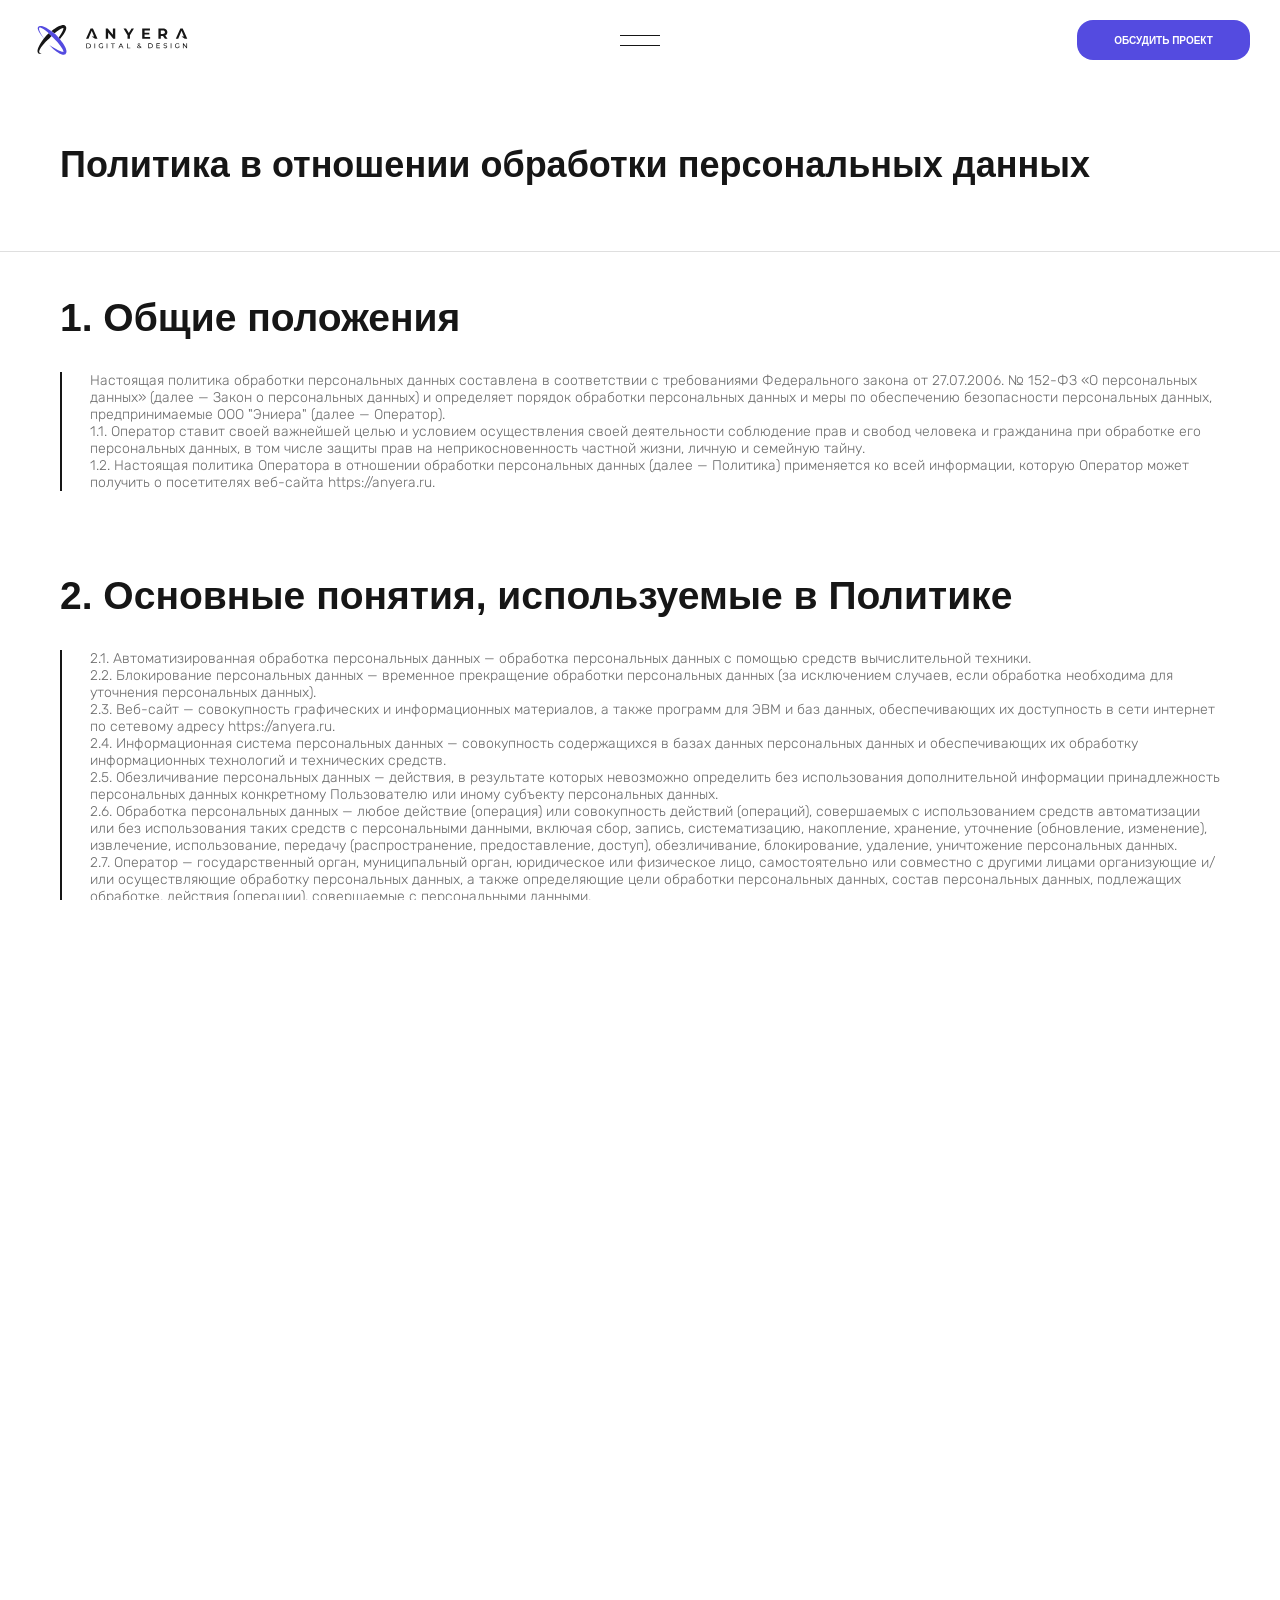
<file: policy.html>
<!DOCTYPE html>
<html lang="en">
<head>
  <meta charset="UTF-8">
  <meta http-equiv="X-UA-Compatible" content="IE=edge">
  <meta name="viewport" content="width=device-width, initial-scale=1.0">
  <title>Anyera</title>
  <link rel="shortcut icon" href="img/favicon.ico" type="image/x-icon">
  <link href="img/apple-touch-icon.png" rel="apple-touch-icon" sizes="72x72">
  <link href="img/apple-touch-icon.png" rel="apple-touch-icon" sizes="76x76">
  <link href="img/apple-touch-icon.png" rel="apple-touch-icon" sizes="144x144">
  <link href="img/apple-touch-icon.png" rel="apple-touch-icon" sizes="152x152">
  <link href="img/apple-touch-icon.png" rel="apple-touch-icon" sizes="180x180">
  <link href="img/apple-touch-icon-192x192.png" rel="apple-touch-icon" sizes="192x192">
  <link href="img/apple-touch-icon.png" rel="apple-touch-icon">
  <meta name="msapplication-TileImage" content="img/apple-touch-icon.png">
  <link href="img/favicon-16x16.png" rel="icon" sizes="16x16" type="image/png">
  <link href="img/favicon-32x32.png" rel="icon" sizes="32x32" type="image/png">
  <link href="img/favicon.ico" rel="shortcut icon">
  <link href="img/site.webmanifest" rel="manifest">
  <link rel="stylesheet" href="css/swiper.min.css">
  <link rel="stylesheet" href="css/fonts.css">
  <link rel="stylesheet" href="css/reset.css">
  <link rel="stylesheet" href="css/style.css">
  <script>window.console = window.console || function(t) {};</script>
</head>
<body>
  <div class="overlay"></div>
  <!-- <div class="preloader">
    <div class="preloader__top"></div>
    <svg class="preloader__image" xmlns="http://www.w3.org/2000/svg" width="31" height="31" viewBox="0 0 31 31" fill="none">
      <path d="M2.32467 23.0762C0.852365 20.7515 0 17.9953 0 15.04C0 6.73365 6.73365 0 15.04 0C15.2501 0 15.4591 0.00430619 15.6671 0.012836L2.32467 23.0762Z" fill="currentColor"/>
      <path d="M18.8191 0.478815L29.5746 18.9199C29.9042 17.6821 30.0798 16.3816 30.0798 15.04C30.0798 8.03889 25.2962 2.15511 18.8191 0.478815Z" fill="currentColor"/>
      <path d="M26.5359 24.7384L23.4677 20.3018L19.5899 20.0344C18.4098 19.953 17.3278 19.3482 16.6402 18.3855L16.0843 17.6073C15.922 17.38 16.0395 17.0606 16.3105 16.9929L21.2899 15.7481L17.1017 7.81303L6.03521 26.986C6.02162 27.0095 6.00783 27.0329 5.9938 27.056C8.51128 28.9544 11.6444 30.0799 15.0403 30.0799C19.6509 30.0799 23.777 28.0052 26.5359 24.7384Z" fill="currentColor"/>
    </svg>
    <div class="preloader__bottom"></div>
  </div> -->
  <div class="cursor">
    <div class="cursor__block">
      <div class="cursor__wrapper">
        <div class="cursor__text cursor__text_slider">
          <p>
            <svg width="80" height="26" viewBox="0 0 80 26" fill="none" xmlns="http://www.w3.org/2000/svg">
              <path d="M0.545556 14.0454C-0.18185 13.5274 -0.181853 12.4726 0.545553 11.9546L16.9788 0.253285C17.8607 -0.374635 19.1034 0.236825 19.1034 1.29864V24.7014C19.1034 25.7632 17.8607 26.3746 16.9788 25.7467L0.545556 14.0454Z" fill="currentColor"/>
              <path d="M79.4544 14.0454C80.1819 13.5274 80.1819 12.4726 79.4544 11.9546L63.0212 0.253285C62.1393 -0.374635 60.8966 0.236825 60.8966 1.29864V24.7014C60.8966 25.7632 62.1393 26.3746 63.0212 25.7467L79.4544 14.0454Z" fill="currentColor"/>
              <path d="M45.9705 13.2336C45.9705 16.4353 43.2974 19.0308 40 19.0308C36.7026 19.0308 34.0295 16.4353 34.0295 13.2336C34.0295 10.0318 36.7026 7.43635 40 7.43635C43.2974 7.43635 45.9705 10.0318 45.9705 13.2336Z" fill="currentColor"/>
            </svg>
          </p>
        </div>
        <div class="cursor__text cursor__text_showreel"><p>ОТКРЫТЬ</p></div>
      </div>
      <div class="cursor__left"></div>
      <div class="cursor__right"></div>
    </div>
  </div>
  <header class="header">
    <div class="header__progress">
      <div class="header__progress_bar"></div>
    </div>
    <div class="container header__container">
      <div class="header__content">
        <a class="header__name" href="index.html">
          <svg width="170" height="34" viewBox="0 0 170 34" fill="none" xmlns="http://www.w3.org/2000/svg">
            <path style="--inc-step: 1;" d="M32.5327 2.84143C32.5054 2.63655 32.459 2.4347 32.394 2.23855C32.2422 1.78279 31.9952 1.36477 31.6697 1.01238C31.3284 0.668391 30.9145 0.405703 30.4586 0.243702C30.2653 0.16637 30.0642 0.110478 29.8588 0.0770211C29.675 0.0361788 29.4878 0.012729 29.2997 0.0069799C28.6734 -0.0210865 28.0462 0.0355733 27.4349 0.175434C26.4162 0.426043 25.4252 0.778606 24.4766 1.22783C22.6587 2.07275 21.0139 3.08436 19.4221 4.1598C18.4664 4.80436 17.5406 5.48172 16.6325 6.1777C16.3611 6.38576 16.0905 6.59529 15.8208 6.8063C16.9285 7.64147 19.0432 9.29587 19.2658 9.48471C19.5013 9.27784 19.7393 9.07274 19.9795 8.86941C20.5625 8.3738 21.1544 7.88795 21.7586 7.41894C23.1516 6.33729 24.6109 5.33721 26.0958 4.53572C26.788 4.14769 27.5182 3.83246 28.275 3.59504C28.5581 3.50582 28.8514 3.45309 29.1477 3.43811C29.1907 3.43584 29.2337 3.43584 29.2767 3.43811H29.3253C29.3306 3.47092 29.335 3.50372 29.3412 3.53564C29.3584 3.84621 29.3328 4.15769 29.2652 4.46125C29.0857 5.25567 28.8219 6.02847 28.4781 6.7664C27.7715 8.33745 26.8537 9.88013 25.8732 11.3927C25.3944 12.1321 24.8909 12.8618 24.3715 13.5808C24.224 13.7891 24.0712 13.9957 23.9192 14.2014C24.4731 14.8442 25.1435 15.6741 25.4783 16.089L25.3511 15.9276C25.5578 15.6971 25.7654 15.4657 25.9695 15.2316C26.6426 14.4674 27.3015 13.6854 27.9375 12.8777C29.1327 11.366 30.1997 9.75655 31.1273 8.06615C31.6223 7.15797 32.0228 6.201 32.3224 5.21042C32.4919 4.61752 32.577 4.00352 32.5751 3.38669C32.5778 3.20401 32.5636 3.02148 32.5327 2.84143ZM12.7776 9.3136C12.6699 9.40846 12.5612 9.50156 12.4526 9.59642C11.8015 10.1594 11.147 10.7197 10.5428 11.3359C9.50751 12.3928 8.59502 13.5631 7.68429 14.7325L7.40428 15.0871L7.29739 15.2263C7.26824 15.2644 7.23909 15.3008 7.20906 15.338C5.93484 16.9717 4.74859 18.6725 3.65537 20.4333C2.65808 22.0664 1.73764 23.7589 0.992102 25.5729C0.600783 26.5038 0.304813 27.4722 0.10876 28.4632C0.00501703 29.012 -0.0246941 29.5724 0.0204263 30.1291C0.0734268 30.7108 0.285428 31.4307 0.84105 31.9538C1.40815 32.4591 2.1113 32.5886 2.6625 32.5744C3.19243 32.5569 3.71727 32.4647 4.2216 32.3004C4.37795 32.2463 4.53342 32.1869 4.68888 32.1329C3.01054 31.8332 2.30386 31.4502 2.02473 30.756C1.9652 30.5981 1.92371 30.4339 1.90106 30.2666C1.90106 30.2621 1.90106 30.2568 1.90106 30.2506C1.90106 30.1868 1.90106 30.1167 1.90106 30.0414C1.93922 29.6743 2.02046 29.313 2.1431 28.965C2.4319 28.1705 2.80193 27.4081 3.24727 26.69C3.91161 25.5918 4.64756 24.5389 5.45032 23.5382C5.75066 23.1498 6.05453 22.7686 6.37077 22.3909C6.86014 21.8102 7.36276 21.2383 7.87245 20.6762C8.103 20.4236 8.33797 20.17 8.57382 19.9182C8.56807 19.9113 8.56081 19.9059 8.55262 19.9022C8.55262 19.9022 10.2548 18.0971 11.6682 16.7734C11.6743 16.7734 11.6743 16.7734 11.6796 16.7681C12.3642 16.1111 14.948 13.5684 15.857 12.6703L16.0063 12.5213C15.3711 11.8785 13.6115 10.0965 12.7776 9.31271V9.3136ZM12.5603 9.11145L12.737 9.27725C12.6716 9.21253 12.6125 9.15756 12.5603 9.11057V9.11145Z" fill="currentColor"/>
            <path style="--inc-step: 2;" d="M32.6648 28.5477C32.4184 27.5223 32.0667 26.5251 31.6152 25.5722C30.7704 23.7478 29.7589 22.0911 28.6898 20.492C27.7856 19.1519 26.8282 17.8606 25.8318 16.6012L25.7015 16.438L25.6226 16.3387C25.2866 15.9236 24.6137 15.097 24.0579 14.4505C23.2255 13.4749 22.3798 12.5179 21.5093 11.5813C20.8155 10.9528 20.1081 10.3358 19.387 9.73038C19.1628 9.54147 17.0405 7.88652 15.9298 7.05106C14.7773 6.2227 13.6187 5.41473 12.4095 4.67506C10.7747 3.641 9.05666 2.74481 7.27327 1.99574C6.34221 1.60451 5.37438 1.30739 4.38422 1.10884C3.8363 1.00525 3.277 0.975417 2.72118 1.02015C2.1361 1.07336 1.41628 1.28622 0.899458 1.84408C0.382639 2.40194 0.258532 3.11855 0.26917 3.67907C0.29105 4.20871 0.383469 4.73306 0.54398 5.23824C0.857036 6.15428 1.25968 7.03718 1.74605 7.8741C2.66533 9.53083 3.77343 11.0386 4.91256 12.5019C5.70331 13.5183 6.53039 14.5028 7.36989 15.4748L7.47716 15.3356C6.69882 14.3352 5.95063 13.3143 5.25209 12.2598C4.23585 10.7336 3.35064 9.12406 2.60594 7.44839C2.25271 6.63635 1.98905 5.78819 1.81963 4.91895C1.74449 4.53106 1.72657 4.13425 1.76644 3.74115C1.80988 3.38107 1.9393 3.13806 2.0838 3.03607C2.2283 2.93408 2.46587 2.89062 2.79919 2.91279C3.16627 2.94725 3.52772 3.02679 3.87538 3.14959C4.67038 3.44295 5.43441 3.8143 6.1563 4.25822C7.65091 5.15664 9.07548 6.24842 10.4469 7.39518C11.2004 8.03108 11.9344 8.68827 12.6551 9.35611C12.7074 9.40311 12.7668 9.4581 12.8324 9.52196L12.8714 9.55832C13.7056 10.3423 15.4741 12.1241 16.1115 12.768C16.1567 12.8159 16.2196 12.8798 16.295 12.9587C16.3269 12.9924 16.3446 13.0092 16.3446 13.0092C17.474 14.1746 21.1946 17.9661 21.1946 17.9661C21.7806 18.5107 22.7025 19.575 22.7247 19.6149V19.6211C23.6608 20.6694 24.5685 21.7354 25.4249 22.8379C26.5064 24.2427 27.5117 25.7061 28.3121 27.1978C28.6956 27.8959 29.0112 28.6292 29.2545 29.3876C29.3372 29.6736 29.3892 29.9677 29.4096 30.2647C29.4145 30.3082 29.4127 30.3522 29.4043 30.3951V30.4474C29.3777 30.4528 29.3458 30.4528 29.3156 30.459C29.0054 30.4791 28.6939 30.4555 28.3902 30.3889C28.1863 30.3454 27.9806 30.2913 27.7696 30.2275C27.7371 30.224 27.7049 30.2186 27.673 30.2115C24.7476 29.5127 17.5981 25.1101 13.4574 22.6028C16.1035 25.589 19.6796 28.828 21.7673 30.3774C22.7335 31.0577 23.7374 31.6828 24.7742 32.2496C25.682 32.7518 26.6414 33.1541 27.6358 33.4496C28.2265 33.6218 28.8386 33.7093 29.4539 33.7095C29.6378 33.7072 29.8213 33.6909 30.0027 33.6607C30.208 33.6381 30.4098 33.5907 30.6037 33.5197C31.0643 33.3748 31.4857 33.1267 31.8359 32.7942C32.1783 32.452 32.4408 32.0383 32.6045 31.5827C32.6776 31.3856 32.7337 31.1827 32.772 30.976C32.8082 30.7912 32.8295 30.6038 32.8359 30.4155C32.8667 29.788 32.8092 29.1592 32.6648 28.5477Z" fill="currentColor"/>
            <path style="--inc-step: 3;" d="M60.1681 4L55 15.6628H57.7497L61.4762 6.65093L64.1284 13.0912H61.5012L65.1869 15.6628H68.0034L62.8185 4H60.1681Z" fill="currentColor"/>
            <path style="--inc-step: 4;" d="M85.4384 11.0757L79.6253 4H77.3867V15.6628H80.0594V8.58431L85.8894 15.6628H88.1111V4H85.4384V11.0757Z" fill="currentColor"/>
            <path style="--inc-step: 5;" d="M106.632 4L103.497 9.17776L100.374 4H97.4961L102.031 11.5058V15.6628H104.741V11.5338L109.293 4H106.632Z" fill="currentColor"/>
            <path style="--inc-step: 6;" d="M121.344 10.7976H126.729V8.69908H121.344V6.16665H127.442V4H118.676V15.6628H127.657V13.4971H121.344V10.7976Z" fill="currentColor"/>
            <path style="--inc-step: 7;" d="M144.784 11.913C145.496 11.6156 146.105 11.1141 146.532 10.4715C146.943 9.84446 147.148 9.09804 147.149 8.23219C147.149 7.35453 146.943 6.59909 146.532 5.96588C146.105 5.31888 145.497 4.81202 144.784 4.5085C144.03 4.17012 143.131 4.00062 142.087 4H137.042V15.6628H139.74V12.4103H142.087H142.212L144.45 15.6609H147.364L144.76 11.9223L144.784 11.913ZM143.802 6.73189C144.213 7.08706 144.418 7.58686 144.418 8.23126C144.418 8.86385 144.213 9.36147 143.802 9.7241C143.392 10.0867 142.77 10.2671 141.937 10.2653H139.74V6.19634H141.937C142.77 6.19634 143.392 6.37424 143.802 6.73003V6.73189Z" fill="currentColor"/>
            <path style="--inc-step: 8;" d="M164.567 4H161.916L156.748 15.6628H159.499L163.224 6.65093L165.876 13.0912H163.25L166.936 15.6628H169.751L164.567 4Z" fill="currentColor"/>
            <path style="--inc-step: 9;" d="M55.2676 26.3851V20.9304H57.5666C58.0997 20.9197 58.6275 21.0374 59.1056 21.2735C59.5344 21.489 59.8936 21.8213 60.1418 22.232C60.3845 22.6683 60.5118 23.1592 60.5118 23.6584C60.5118 24.1576 60.3845 24.6485 60.1418 25.0847C59.8938 25.4946 59.5345 25.8256 59.1056 26.0392C58.6278 26.276 58.0998 26.3937 57.5666 26.3824L55.2676 26.3851ZM56.0464 25.7081H57.521C57.9271 25.7184 58.3296 25.6301 58.694 25.4507C59.0137 25.289 59.2799 25.0386 59.4608 24.7295C59.64 24.4004 59.7339 24.0317 59.7339 23.657C59.7339 23.2824 59.64 22.9137 59.4608 22.5846C59.2787 22.2774 59.0127 22.0286 58.694 21.8674C58.3287 21.6896 57.9258 21.6031 57.5197 21.6154H56.0451L56.0464 25.7081Z" fill="currentColor"/>
            <path style="--inc-step: 9;" d="M64.5342 26.3844V20.9297H65.313V26.3844H64.5342Z" fill="currentColor"/>
            <path style="--inc-step: 10;" d="M72.2413 26.3816C71.8448 26.3855 71.4511 26.3155 71.0803 26.1752C70.7394 26.0452 70.4284 25.8476 70.166 25.5941C69.9036 25.3407 69.6952 25.0367 69.5534 24.7006C69.2621 23.9865 69.2621 23.1867 69.5534 22.4726C69.6956 22.1395 69.9035 21.8386 70.1647 21.5878C70.431 21.3339 70.7449 21.1353 71.0884 21.0033C71.8484 20.7255 72.6823 20.7255 73.4424 21.0033C73.7924 21.1378 74.105 21.3543 74.354 21.6347L73.87 22.1173C73.6627 21.9097 73.4149 21.7468 73.1421 21.6388C72.8695 21.535 72.5799 21.4832 72.2882 21.4859C71.9913 21.4834 71.6967 21.5366 71.4195 21.6428C71.1627 21.7429 70.9284 21.8933 70.7305 22.0852C70.5341 22.2741 70.3801 22.5026 70.2787 22.7554C70.066 23.291 70.066 23.8875 70.2787 24.4231C70.3812 24.6754 70.5351 24.9036 70.7305 25.0934C70.9283 25.2847 71.1626 25.4343 71.4195 25.5331C71.6953 25.6391 71.9887 25.6918 72.2842 25.6886C72.5689 25.6905 72.852 25.6452 73.122 25.5545C73.3998 25.4577 73.6535 25.3022 73.866 25.0987L74.3111 25.6899C74.0328 25.9234 73.7112 26.0997 73.3646 26.2087C73.0016 26.3251 72.6225 26.3835 72.2413 26.3816ZM73.559 25.5867V23.5598H74.307V25.6859L73.559 25.5867Z" fill="currentColor"/>
            <path style="--inc-step: 10;" d="M78.375 26.3844V20.9297H79.1498V26.3844H78.375Z" fill="currentColor"/>
            <path style="--inc-step: 11;" d="M85.0419 26.3777V21.608H83.1719V20.9297H87.6842V21.608H85.8074V26.3844L85.0419 26.3777Z" fill="currentColor"/>
            <path style="--inc-step: 11;" d="M91.7061 26.3844L94.1767 20.9297H94.9475L97.4262 26.3844H96.6085L94.4019 21.3667H94.7143L92.5104 26.3844H91.7061ZM92.7584 25.021L92.9689 24.3977H96.0387L96.2653 25.021H92.7584Z" fill="currentColor"/>
            <path style="--inc-step: 12;" d="M101.448 26.3844V20.9297H102.228V25.7074H105.178V26.3844H101.448Z" fill="currentColor"/>
            <path style="--inc-step: 12;" d="M114.821 26.3587C114.485 26.3647 114.152 26.3036 113.84 26.1791C113.574 26.0747 113.34 25.9028 113.162 25.6804C112.996 25.4696 112.908 25.2084 112.912 24.9404C112.91 24.7068 112.966 24.4764 113.076 24.2702C113.208 24.0409 113.386 23.8407 113.597 23.6817C113.891 23.4571 114.205 23.2601 114.536 23.0932C114.792 22.9626 115.04 22.8171 115.28 22.6575C115.428 22.5632 115.557 22.4428 115.662 22.3022C115.735 22.1959 115.775 22.0696 115.774 21.9403C115.777 21.8589 115.761 21.778 115.729 21.7032C115.697 21.6285 115.649 21.5616 115.588 21.5073C115.436 21.3871 115.245 21.3274 115.052 21.3397C114.845 21.3276 114.641 21.3931 114.479 21.5234C114.412 21.5832 114.358 21.6572 114.322 21.7402C114.287 21.8232 114.27 21.913 114.273 22.0033C114.273 22.1003 114.29 22.1965 114.324 22.2875C114.369 22.398 114.433 22.5004 114.512 22.5904C114.635 22.7389 114.766 22.8807 114.904 23.0154L117.788 25.8828L117.368 26.3815L114.306 23.3345C114.151 23.184 114.007 23.0213 113.877 22.8478C113.781 22.721 113.705 22.5805 113.651 22.4309C113.605 22.2982 113.581 22.1586 113.581 22.018C113.576 21.7903 113.64 21.5664 113.765 21.3759C113.891 21.1863 114.069 21.0373 114.278 20.9469C114.523 20.8409 114.787 20.7892 115.053 20.7954C115.299 20.7894 115.543 20.8351 115.77 20.9295C115.967 21.0104 116.134 21.1499 116.248 21.3291C116.363 21.5083 116.419 21.7185 116.41 21.9309C116.411 22.1333 116.359 22.3323 116.257 22.5073C116.132 22.7106 115.966 22.8859 115.77 23.0221C115.485 23.2258 115.182 23.4052 114.867 23.5583C114.61 23.6857 114.365 23.8355 114.135 24.0061C113.983 24.1164 113.855 24.2553 113.757 24.4149C113.681 24.551 113.642 24.7043 113.643 24.86C113.641 25.0249 113.695 25.1856 113.796 25.3158C113.907 25.4561 114.056 25.5625 114.225 25.6228C114.43 25.7 114.648 25.7373 114.867 25.7327C115.194 25.7371 115.516 25.6592 115.805 25.5061C116.096 25.3464 116.339 25.1123 116.51 24.8278C116.717 24.4831 116.858 24.1031 116.927 23.7071L117.528 23.9015C117.443 24.3778 117.26 24.8314 116.992 25.234C116.752 25.5848 116.43 25.8712 116.053 26.0678C115.672 26.2624 115.249 26.3622 114.821 26.3587Z" fill="currentColor"/>
            <path style="--inc-step: 13;" d="M125.514 26.2503V20.7956H127.813C128.346 20.7849 128.874 20.9026 129.352 21.1388C129.782 21.3534 130.144 21.6858 130.393 22.0973C130.636 22.5335 130.763 23.0244 130.763 23.5236C130.763 24.0228 130.636 24.5137 130.393 24.95C130.146 25.3609 129.786 25.6928 129.357 25.9071C128.879 26.1439 128.351 26.2616 127.818 26.2503H125.514ZM126.293 25.5733H127.767C128.173 25.5837 128.576 25.4953 128.94 25.3159C129.26 25.1543 129.526 24.9039 129.707 24.5947C129.886 24.2656 129.98 23.8969 129.98 23.5223C129.98 23.1476 129.886 22.7789 129.707 22.4498C129.525 22.1427 129.259 21.8939 128.94 21.7326C128.575 21.5549 128.172 21.4684 127.766 21.4806H126.291L126.293 25.5733Z" fill="currentColor"/>
            <path style="--inc-step: 13;" d="M135.563 25.5726H138.743V26.2496H134.784V20.7949H138.634V21.4799H135.563V25.5726ZM135.493 23.1489H138.298V23.8112H135.493V23.1489Z" fill="currentColor"/>
            <path style="--inc-step: 14;" d="M144.854 26.2432C144.449 26.2448 144.047 26.18 143.662 26.0515C143.332 25.9517 143.026 25.7831 142.766 25.5569L143.054 24.9496C143.289 25.1474 143.558 25.3005 143.849 25.4014C144.17 25.5209 144.511 25.5817 144.854 25.581C145.116 25.5896 145.376 25.5524 145.625 25.4711C145.797 25.417 145.949 25.3129 146.062 25.1721C146.153 25.0463 146.2 24.8942 146.196 24.7391C146.2 24.6552 146.185 24.5714 146.154 24.4935C146.122 24.4156 146.075 24.3453 146.014 24.2874C145.876 24.1637 145.714 24.0693 145.538 24.0099C145.328 23.936 145.113 23.8751 144.896 23.8276C144.661 23.7753 144.427 23.7149 144.191 23.6439C143.966 23.5788 143.748 23.4888 143.543 23.3758C143.352 23.2697 143.191 23.1182 143.073 22.9347C142.945 22.72 142.882 22.4726 142.893 22.2229C142.891 21.9482 142.968 21.6786 143.116 21.4467C143.283 21.1939 143.521 20.9962 143.801 20.8783C144.174 20.7228 144.577 20.6496 144.982 20.6639C145.298 20.6644 145.614 20.7063 145.92 20.7885C146.209 20.8613 146.483 20.9823 146.731 21.1465L146.474 21.7698C146.247 21.618 145.997 21.5035 145.734 21.4307C145.487 21.3628 145.233 21.3277 144.978 21.3261C144.72 21.318 144.464 21.3575 144.221 21.4427C144.05 21.502 143.899 21.6107 143.788 21.7551C143.699 21.8825 143.652 22.035 143.654 22.1907C143.65 22.276 143.664 22.3611 143.696 22.4404C143.727 22.5197 143.775 22.5914 143.837 22.6506C143.975 22.772 144.137 22.8633 144.313 22.9187C144.523 22.9907 144.738 23.0516 144.955 23.101C145.189 23.1559 145.424 23.2163 145.66 23.2846C145.885 23.3485 146.103 23.4385 146.307 23.5527C146.497 23.6581 146.659 23.8081 146.778 23.9898C146.905 24.2008 146.968 24.4446 146.958 24.6909C146.958 24.9633 146.88 25.2302 146.732 25.459C146.56 25.7125 146.317 25.9101 146.034 26.0274C145.66 26.1818 145.258 26.2553 144.854 26.2432Z" fill="currentColor"/>
            <path style="--inc-step: 14;" d="M150.979 26.2496V20.7949H151.759V26.2496H150.979Z" fill="currentColor"/>
            <path style="--inc-step: 15;" d="M158.688 26.2471C158.291 26.2511 157.897 26.1811 157.527 26.0407C157.186 25.9107 156.875 25.7131 156.612 25.4596C156.35 25.2062 156.141 24.9022 156 24.566C155.708 23.8519 155.708 23.0521 156 22.338C156.141 22.0047 156.349 21.7037 156.611 21.4533C156.877 21.1988 157.191 21.0001 157.535 20.8688C157.907 20.7274 158.304 20.6574 158.702 20.6624C159.107 20.6573 159.509 20.7288 159.887 20.8728C160.237 21.0073 160.55 21.2238 160.799 21.5042L160.316 21.9868C160.109 21.7788 159.86 21.6159 159.587 21.5082C159.032 21.3018 158.421 21.3018 157.866 21.5082C157.608 21.6059 157.372 21.754 157.171 21.9439C156.975 22.1332 156.822 22.3616 156.72 22.6142C156.507 23.1497 156.507 23.7463 156.72 24.2818C156.823 24.5339 156.976 24.762 157.171 24.9521C157.37 25.1435 157.604 25.2931 157.862 25.3918C158.137 25.4981 158.431 25.5509 158.726 25.5473C159.011 25.5492 159.294 25.5039 159.564 25.4133C159.842 25.3158 160.095 25.1605 160.308 24.9575L160.752 25.5487C160.474 25.7824 160.152 25.9588 159.806 26.0675C159.445 26.1858 159.067 26.2464 158.688 26.2471ZM160.004 25.4521V23.4252H160.752V25.5513L160.004 25.4521Z" fill="currentColor"/>
            <path style="--inc-step: 15;" d="M164.82 26.2496V20.7949H165.46L169.067 25.2764H168.732V20.7949H169.511V26.2496H168.878L165.259 21.7695H165.594V26.2496H164.82Z" fill="currentColor"/>
          </svg>
        </a>
        <button class="header__burger" aria-label="Открыть меню">
          <span></span>
          <span></span>
          <span></span>
          <span></span>
        </button>
        <div class="header__right">
          <div class="header__links">
            <a class="header__link text text__middle" href="team.html"><span class="text__rotate">Команда</span></a>
            <a class="header__link text text__middle" href="projects.html"><span class="text__rotate">Проекты</span></a>
          </div>
          <div class="header__buttons">
            <button class="btn btn_new button__project">
              <span class="button__text">ОБСУДИТЬ ПРОЕКТ</span>
            </button>
            <a href="briefing.html" class="btn btn_new button__briefing">
              <span class="button__text">БРИФИНГ</span>
            </a> 
            <!-- <a href="briefing.html" class="btn button__feedback">
              <span class="button__text">КАЛЬКУЛЯТОР</span>
              <span class="button__hover"></span>
            </a> -->
            <div class="header__consultation_burger_flex">
              <button class="header__consultation_burger" aria-label="Закрыть меню">
                <svg width="23" height="22" viewBox="0 0 23 22" fill="none" xmlns="http://www.w3.org/2000/svg">
                  <path d="M1 21.3241L21.3241 1M1.42335 1L21.7475 21.3241" stroke="currentColor"/>
                </svg>
              </button>
            </div>
          </div>
        </div>
      </div>
    </div>
  </header>
  <main class="main" data-scroll-container>
    <section class="top" data-scroll-section id="top"></section>
    <section class="policy_top" data-scroll-section>
        <div class="policy_top__block">
          <div class="policy_top__info">
            <h2 class="policy_top__head">Политика в отношении обработки персональных данных</h2>
          </div>
          <div class="policy_top__image">
            <svg width="1190" height="1293" viewBox="0 0 1190 1293" fill="none" xmlns="http://www.w3.org/2000/svg">
              <path fill-rule="evenodd" clip-rule="evenodd" d="M1557.88 28.7316C1636.24 68.1 1741.61 105.196 1757.84 191.375C1774.65 280.629 1667.07 343.14 1632.96 427.316C1606.33 493.012 1631.87 580.091 1580.52 628.957C1529.2 677.798 1440.16 639.906 1376.63 671.253C1279.66 719.09 1221.33 890.684 1118.65 856.83C1018.37 823.769 1087.25 649.399 1033.92 558.267C989.494 482.339 839.15 472.542 842.329 384.627C845.647 292.852 992.917 282.685 1046.58 208.162C1090.53 147.13 1060.18 45.57 1119.65 -0.474006C1179.03 -46.4508 1264.7 -23.7266 1339.63 -18.7327C1415.45 -13.6796 1489.98 -5.38177 1557.88 28.7316Z" stroke="currentColor" stroke-opacity="0.15" stroke-width="3"/>
              <path opacity="0.95875" fill-rule="evenodd" clip-rule="evenodd" d="M1549.22 38.3285C1626.16 80.4077 1730.17 121.158 1743.39 207.851C1757.07 297.638 1647.37 356.356 1610.34 439.29C1581.45 504.017 1603.93 591.934 1550.9 638.979C1497.91 685.998 1410.25 645.023 1345.66 674.132C1247.08 718.557 1182.8 888.011 1081.36 850.594C982.295 814.053 1057.22 642.194 1007.11 549.255C965.353 471.823 815.443 456.785 821.688 369.035C828.208 277.431 975.743 272.41 1031.98 199.806C1078.03 140.345 1051.24 37.7872 1112.28 -6.1533C1173.23 -50.0297 1258.05 -24.3297 1332.76 -16.7236C1408.36 -9.02757 1482.55 1.86617 1549.22 38.3285Z" stroke="currentColor" stroke-opacity="0.15" stroke-width="3"/>
              <path opacity="0.9175" fill-rule="evenodd" clip-rule="evenodd" d="M1540.24 47.6174C1615.66 92.3561 1718.18 136.712 1728.37 223.813C1738.91 314.023 1627.23 368.877 1587.33 450.468C1556.19 514.147 1575.59 602.795 1520.95 647.961C1466.35 693.102 1380.17 649.092 1314.61 675.93C1214.54 716.887 1144.38 883.994 1044.31 843.06C946.582 803.084 1027.46 633.944 980.621 539.313C941.595 460.471 792.301 440.211 801.605 352.731C811.317 261.411 958.937 261.542 1017.67 190.945C1065.77 133.127 1042.58 29.6972 1105.11 -12.0863C1167.56 -53.8089 1251.43 -25.1644 1325.83 -14.9554C1401.12 -4.62573 1474.88 8.85058 1540.24 47.6174Z" stroke="currentColor" stroke-opacity="0.15" stroke-width="3"/>
              <path opacity="0.87625" fill-rule="evenodd" clip-rule="evenodd" d="M1530.93 56.5871C1604.75 103.931 1705.66 151.838 1712.8 239.241C1720.19 329.764 1606.66 380.687 1563.94 460.835C1530.59 523.389 1546.89 612.66 1490.71 655.892C1434.56 699.1 1349.97 652.109 1283.51 676.642C1182.08 714.083 1106.13 878.639 1007.55 834.237C911.274 790.875 998.008 624.661 954.498 528.453C918.247 448.297 769.751 422.839 782.102 335.737C794.995 244.812 942.521 250.095 1003.68 181.59C1053.77 125.486 1034.2 21.3097 1098.16 -18.2659C1162.02 -57.7837 1244.84 -26.2296 1318.84 -13.4302C1393.72 -0.479483 1466.97 15.563 1530.93 56.5871Z" stroke="currentColor" stroke-opacity="0.15" stroke-width="3"/>
              <path opacity="0.835" fill-rule="evenodd" clip-rule="evenodd" d="M1521.32 65.2266C1593.44 115.118 1692.62 166.517 1696.7 254.116C1700.93 344.842 1585.69 391.771 1540.2 470.38C1504.69 531.732 1517.86 621.518 1460.21 662.762C1402.59 703.985 1319.69 654.07 1252.41 676.269C1149.73 710.147 1068.09 871.953 971.116 824.137C876.414 777.441 968.895 614.356 928.769 516.688C895.338 435.315 747.821 404.69 763.205 318.073C779.263 227.653 926.515 238.081 990.03 171.752C1042.05 117.431 1026.12 12.6351 1091.42 -24.6844C1156.62 -61.9494 1238.29 -27.5241 1311.8 -12.1499C1386.18 3.4061 1458.83 21.9952 1521.32 65.2266Z" stroke="currentColor" stroke-opacity="0.15" stroke-width="3"/>
              <path opacity="0.79375" fill-rule="evenodd" clip-rule="evenodd" d="M1511.41 73.5254C1581.75 125.903 1679.07 180.732 1680.09 268.421C1681.15 359.238 1564.35 402.118 1516.14 479.091C1478.51 539.166 1488.54 629.357 1429.48 668.564C1370.46 707.751 1289.35 654.974 1221.34 674.811C1117.55 705.085 1030.3 863.942 935.059 812.772C842.044 762.799 940.16 603.041 903.467 504.032C872.896 421.542 726.538 385.787 744.935 299.76C764.139 209.955 910.937 225.516 976.729 161.444C1030.61 108.972 1018.35 3.68376 1084.91 -31.3341C1151.38 -66.3009 1231.8 -29.0463 1304.72 -11.116C1378.52 7.02631 1450.47 28.1394 1511.41 73.5254Z" stroke="currentColor" stroke-opacity="0.15" stroke-width="3"/>
              <path opacity="0.7525" fill-rule="evenodd" clip-rule="evenodd" d="M1501.22 81.4734C1569.69 136.274 1665.04 194.466 1663 282.137C1660.89 372.936 1542.66 411.713 1491.79 486.957C1452.09 545.683 1458.96 636.168 1398.58 673.291C1338.22 710.393 1259.01 654.818 1190.34 672.269C1085.55 698.902 992.821 854.618 899.42 800.155C808.205 746.967 911.838 590.73 878.622 490.501C850.949 406.994 705.928 366.153 727.316 280.82C749.642 191.741 895.808 212.415 963.795 150.679C1019.47 100.118 1010.9 -5.53322 1078.64 -38.2068C1146.29 -70.8328 1225.36 -30.7943 1297.61 -10.3298C1370.73 10.3767 1441.9 33.988 1501.22 81.4734Z" stroke="currentColor" stroke-opacity="0.15" stroke-width="3"/>
              <path opacity="0.71125" fill-rule="evenodd" clip-rule="evenodd" d="M1490.76 89.0609C1557.27 146.217 1650.53 207.702 1645.44 295.248C1640.16 385.918 1520.64 420.545 1467.18 493.968C1425.46 551.273 1429.17 641.943 1367.52 676.935C1305.91 711.909 1228.68 653.603 1159.45 668.647C1053.8 691.607 955.686 843.992 864.243 786.302C774.94 729.963 883.962 577.438 854.265 476.111C829.523 391.689 686.015 345.812 710.368 261.277C735.79 173.031 881.145 198.794 951.245 139.468C1008.66 90.8815 1003.77 -15.0047 1072.62 -45.2943C1141.36 -75.5396 1218.98 -32.7661 1290.48 -9.79231C1362.83 13.4533 1433.13 39.5341 1490.76 89.0609Z" stroke="currentColor" stroke-opacity="0.15" stroke-width="3"/>
              <path opacity="0.67" fill-rule="evenodd" clip-rule="evenodd" d="M1480.04 96.2786C1544.51 155.721 1635.58 220.423 1627.43 307.738C1618.98 398.169 1498.34 428.604 1442.35 500.116C1398.65 555.93 1399.19 646.674 1336.36 679.494C1273.57 712.296 1198.42 651.33 1128.71 663.949C1022.32 683.208 918.945 832.076 829.571 771.23C742.289 711.808 856.567 563.181 830.424 460.879C808.643 375.646 666.824 324.788 694.113 241.155C722.599 153.85 866.966 184.67 939.094 127.826C998.165 81.2729 996.982 -24.7192 1066.84 -52.5878C1136.59 -80.4157 1212.68 -34.9592 1283.33 -9.50408C1354.82 16.2522 1424.17 44.7707 1480.04 96.2786Z" stroke="currentColor" stroke-opacity="0.15" stroke-width="3"/>
              <path opacity="0.62875" fill-rule="evenodd" clip-rule="evenodd" d="M1469.07 103.118C1531.43 164.774 1620.18 232.615 1608.99 319.592C1597.4 409.673 1475.76 435.879 1417.31 505.394C1371.69 559.648 1369.07 650.356 1305.13 680.963C1241.23 711.554 1168.26 648.003 1098.14 658.181C991.145 673.715 882.642 818.885 795.446 754.957C710.291 692.525 829.686 547.977 807.13 444.825C788.337 358.883 648.379 303.107 678.57 220.477C710.085 134.22 853.289 170.059 927.357 115.767C988.017 71.3041 990.533 -34.6648 1061.32 -60.0784C1132 -85.455 1206.45 -37.3709 1276.18 -9.46549C1346.72 18.77 1415.04 49.6915 1469.07 103.118Z" stroke="currentColor" stroke-opacity="0.15" stroke-width="3"/>
              <path opacity="0.5875" fill-rule="evenodd" clip-rule="evenodd" d="M1457.88 109.57C1518.05 173.365 1604.37 244.262 1590.15 330.796C1575.42 420.417 1452.95 442.362 1392.1 509.795C1344.62 562.424 1338.83 652.985 1273.86 681.342C1208.93 709.684 1138.22 643.625 1067.8 651.35C960.324 663.14 846.821 804.435 761.909 737.503C678.985 672.138 803.353 531.844 784.41 427.968C768.628 341.422 630.702 280.796 663.758 199.27C698.265 114.165 840.13 154.98 916.048 103.306C978.222 60.9871 984.436 -44.8293 1056.07 -67.7571C1127.59 -90.6514 1200.32 -39.9983 1269.03 -9.6766C1338.55 21.0038 1405.74 54.2906 1457.88 109.57Z" stroke="currentColor" stroke-opacity="0.15" stroke-width="3"/>
              <path opacity="0.54625" fill-rule="evenodd" clip-rule="evenodd" d="M1446.46 115.628C1504.37 181.484 1588.17 255.35 1570.93 341.335C1553.09 430.388 1429.92 448.045 1366.76 513.313C1317.47 564.253 1308.52 654.557 1242.61 680.63C1176.73 706.688 1108.36 638.201 1037.71 643.464C929.892 651.496 811.527 788.744 729.003 718.889C648.41 650.67 777.598 514.802 762.292 410.328C749.54 323.284 613.814 257.881 649.695 177.559C687.151 93.7094 827.506 139.451 905.181 90.4583C968.794 50.3346 978.697 -55.2005 1051.08 -75.6145C1123.36 -95.9986 1194.28 -42.8383 1261.89 -10.1372C1330.29 22.9508 1396.28 58.5623 1446.46 115.628Z" stroke="currentColor" stroke-opacity="0.15" stroke-width="3"/>
              <path opacity="0.505" fill-rule="evenodd" clip-rule="evenodd" d="M1434.84 121.283C1490.41 189.12 1571.58 265.866 1551.36 351.197C1530.42 439.573 1406.71 452.921 1341.31 515.945C1290.27 565.133 1278.18 655.07 1211.39 678.826C1144.64 702.57 1078.71 631.739 1007.92 634.533C899.885 638.797 776.802 771.831 696.766 699.138C618.603 628.148 752.454 496.871 740.804 391.926C731.097 304.491 597.736 234.391 636.398 155.37C676.758 72.8788 815.431 123.491 894.768 77.2387C959.743 39.3596 973.323 -65.7657 1046.38 -83.6409C1119.33 -101.49 1188.34 -45.8872 1254.77 -10.8466C1321.98 24.6085 1386.68 62.5014 1434.84 121.283Z" stroke="currentColor" stroke-opacity="0.15" stroke-width="3"/>
              <path opacity="0.46375" fill-rule="evenodd" clip-rule="evenodd" d="M1423.03 126.53C1476.2 196.265 1554.64 275.797 1531.46 360.37C1507.44 447.961 1383.34 456.983 1315.78 517.687C1263.05 565.064 1247.83 654.524 1180.26 675.935C1112.72 697.335 1049.3 624.246 978.458 624.568C870.338 625.059 742.688 753.716 665.237 678.274C589.6 604.599 727.951 478.074 719.97 372.787C713.321 285.066 582.488 210.354 623.884 132.73C667.098 51.6981 803.92 107.119 884.823 63.6639C951.08 28.0754 968.321 -76.5119 1041.96 -91.8267C1115.48 -107.119 1182.52 -49.1415 1247.68 -11.804C1313.61 25.9751 1376.95 66.1031 1423.03 126.53Z" stroke="currentColor" stroke-opacity="0.15" stroke-width="3"/>
              <path opacity="0.4225" fill-rule="evenodd" clip-rule="evenodd" d="M1411.04 131.361C1461.75 202.909 1537.37 285.13 1511.24 368.843C1484.18 455.542 1359.84 460.228 1290.21 518.537C1235.86 564.045 1217.53 652.919 1149.25 671.959C1081 690.988 1020.17 615.731 949.36 613.58C841.29 610.298 709.227 734.421 634.457 656.323C561.436 580.053 704.119 458.433 699.817 352.931C696.233 265.032 568.087 185.8 612.168 109.668C658.183 30.1931 792.988 90.3554 875.358 49.7501C942.817 16.4957 963.697 -87.4262 1037.82 -100.162C1111.84 -112.879 1176.81 -52.5972 1240.62 -13.0084C1305.2 27.0488 1367.1 69.363 1411.04 131.361Z" stroke="currentColor" stroke-opacity="0.15" stroke-width="3"/>
              <path opacity="0.38125" fill-rule="evenodd" clip-rule="evenodd" d="M1398.89 135.771C1447.07 209.045 1519.78 293.855 1490.74 376.605C1460.68 462.307 1336.25 462.651 1264.62 518.494C1208.72 562.077 1187.29 650.258 1118.39 666.903C1049.52 683.539 991.36 606.205 920.664 601.584C812.774 594.532 676.46 713.971 604.461 633.31C534.147 554.538 680.987 437.972 680.37 332.385C679.856 244.414 554.553 160.758 601.263 86.2106C650.024 8.39021 782.647 73.2204 866.385 35.5146C934.963 4.63467 959.457 -98.4952 1033.98 -108.636C1108.39 -118.762 1171.22 -56.25 1233.62 -14.458C1296.76 27.8282 1357.15 72.2773 1398.89 135.771Z" stroke="currentColor" stroke-opacity="0.15" stroke-width="3"/>
              <path opacity="0.34" fill-rule="evenodd" clip-rule="evenodd" d="M1386.6 139.754C1432.19 214.665 1501.89 301.961 1469.99 383.647C1436.95 468.248 1312.59 464.249 1239.05 517.558C1181.66 559.164 1157.17 646.543 1087.73 660.773C1018.33 674.996 962.896 595.679 892.404 588.593C784.826 577.78 644.427 692.389 575.286 609.265C507.764 528.087 658.583 416.717 661.651 311.172C664.208 223.237 541.901 135.259 591.184 62.387C642.632 -13.6842 772.911 55.735 857.913 20.9745C927.528 -7.49322 955.606 -109.705 1030.44 -117.239C1105.16 -124.762 1165.77 -60.0955 1226.67 -16.1514C1288.29 28.3126 1347.09 74.8422 1386.6 139.754Z" stroke="currentColor" stroke-opacity="0.15" stroke-width="3"/>
              <path opacity="0.29875" fill-rule="evenodd" clip-rule="evenodd" d="M1374.17 143.306C1417.12 219.762 1483.73 309.437 1449 389.96C1413.03 473.357 1288.88 465.02 1213.53 515.73C1154.72 555.308 1127.2 641.779 1057.3 653.577C987.445 665.369 934.817 584.166 864.615 574.624C757.48 560.063 613.166 669.703 546.969 584.216C482.321 500.731 636.935 394.692 643.684 289.319C649.308 201.526 530.146 109.334 581.943 38.2263C636.014 -36.0031 763.791 37.9205 849.955 6.14772C920.52 -19.8732 952.148 -121.043 1027.2 -125.961C1102.14 -130.872 1160.45 -64.129 1219.78 -18.0862C1279.81 28.5012 1336.96 77.0547 1374.17 143.306Z" stroke="currentColor" stroke-opacity="0.15" stroke-width="3"/>
              <path opacity="0.2575" fill-rule="evenodd" clip-rule="evenodd" d="M1361.63 146.422C1401.89 224.331 1465.33 316.276 1427.8 395.537C1388.94 477.627 1265.16 464.963 1188.09 513.013C1127.94 550.514 1097.41 635.972 1027.15 645.323C956.918 654.67 907.156 571.68 837.33 559.694C730.768 541.403 582.716 645.939 519.543 558.195C457.848 472.504 616.068 371.926 626.491 266.852C635.175 179.309 519.303 83.014 573.55 13.7577C630.179 -58.5394 755.298 19.7985 842.518 -8.94785C913.949 -32.4902 949.089 -132.495 1024.26 -134.79C1099.33 -137.083 1155.28 -68.3456 1212.96 -20.2603C1271.33 28.3938 1326.75 78.9121 1361.63 146.422Z" stroke="currentColor" stroke-opacity="0.15" stroke-width="3"/>
              <path opacity="0.21625" fill-rule="evenodd" clip-rule="evenodd" d="M1348.99 149.098C1386.5 228.364 1446.69 322.467 1406.43 400.371C1364.72 481.055 1241.46 464.078 1162.76 509.409C1101.33 544.788 1067.84 629.129 997.294 636.022C926.783 642.912 879.948 558.236 810.583 543.821C704.724 521.822 553.114 621.127 493.041 531.232C434.374 443.44 596.008 348.445 610.092 243.799C621.826 156.613 509.386 56.3321 566.016 -10.9889C625.134 -81.2657 747.443 1.39113 835.613 -24.2937C907.822 -45.3289 946.43 -144.046 1021.64 -143.717C1096.74 -143.388 1150.25 -72.7402 1206.23 -22.6709C1262.86 27.9907 1316.48 80.4121 1348.99 149.098Z" stroke="currentColor" stroke-opacity="0.15" stroke-width="3"/>
              <path opacity="0.175" fill-rule="evenodd" clip-rule="evenodd" d="M1336.26 151.331C1370.98 231.859 1427.85 328.005 1384.89 404.456C1340.4 483.635 1217.8 462.367 1137.57 504.924C1074.94 538.138 1038.53 621.258 967.786 625.685C897.077 630.11 853.226 543.851 784.406 527.024C679.38 501.344 524.396 595.297 467.497 503.36C411.93 413.575 576.781 324.278 594.508 220.188C609.278 133.464 500.405 29.3203 559.351 -35.9833C620.885 -104.154 740.235 -17.2791 829.248 -39.8712C902.147 -58.3735 944.177 -155.683 1019.33 -152.729C1094.37 -149.78 1145.39 -77.3074 1199.58 -25.3151C1254.41 27.2922 1306.17 81.5529 1336.26 151.331Z" stroke="currentColor" stroke-opacity="0.15" stroke-width="3"/>
              <path opacity="0.13375" fill-rule="evenodd" clip-rule="evenodd" d="M1323.46 153.119C1355.35 234.809 1408.83 332.882 1363.23 407.787C1316 485.365 1194.22 459.831 1112.55 499.562C1048.81 530.57 1009.51 612.369 938.656 614.324C867.836 616.279 827.022 528.542 758.831 509.323C654.765 479.994 496.597 568.481 442.941 474.614C390.541 382.944 558.408 299.455 579.757 196.047C597.545 109.891 492.373 2.01148 553.562 -61.1951C617.437 -127.177 733.683 -36.1896 823.43 -55.6614C896.93 -71.6083 942.331 -167.392 1017.33 -161.817C1092.23 -156.25 1140.68 -82.0417 1193.03 -28.1898C1245.99 26.2992 1295.82 82.3331 1323.46 153.119Z" stroke="currentColor" stroke-opacity="0.15" stroke-width="3"/>
              <path opacity="0.0925" fill-rule="evenodd" clip-rule="evenodd" d="M1310.6 154.459C1339.63 237.212 1389.65 337.092 1341.46 410.36C1291.56 486.243 1170.74 456.474 1087.73 493.33C1022.95 522.095 980.824 602.473 909.941 601.954C839.096 601.436 801.368 512.328 733.89 490.741C630.911 457.797 469.751 540.711 419.403 445.029C370.235 351.586 540.913 274.006 565.858 171.406C586.641 85.9235 485.299 -25.5609 548.656 -86.5936C614.796 -150.306 727.795 -55.3171 818.167 -71.645C892.179 -85.0171 940.895 -179.158 1015.66 -170.969C1090.31 -162.792 1136.15 -86.9372 1186.58 -31.2912C1237.61 25.0129 1285.46 82.7518 1310.6 154.459Z" stroke="currentColor" stroke-opacity="0.15" stroke-width="3"/>
              <path opacity="0.05125" fill-rule="evenodd" clip-rule="evenodd" d="M1297.71 155.349C1323.83 239.065 1370.34 340.63 1319.62 412.171C1267.1 486.266 1147.39 452.299 1063.15 486.236C997.397 512.722 952.496 591.581 881.674 588.589C810.891 585.599 776.296 495.228 709.612 471.3C607.845 434.782 443.89 512.021 396.913 414.64C351.035 319.538 524.317 247.962 552.827 146.295C576.581 61.5898 479.191 -53.3635 544.64 -112.148C612.963 -173.513 722.578 -74.6386 813.465 -87.8026C887.898 -98.5835 939.87 -190.967 1014.3 -180.174C1088.62 -169.396 1131.79 -91.988 1180.25 -34.6159C1229.28 23.4349 1275.08 82.8084 1297.71 155.349Z" stroke="currentColor" stroke-opacity="0.15" stroke-width="3"/>
              <path opacity="0.01" fill-rule="evenodd" clip-rule="evenodd" d="M1284.8 155.79C1307.97 240.366 1350.91 343.491 1297.73 413.22C1242.65 485.436 1124.21 447.313 1038.83 478.288C972.192 502.464 924.566 579.708 853.892 574.246C783.255 568.787 751.835 477.264 686.027 451.023C585.597 410.976 419.046 482.446 375.496 383.484C332.965 286.839 508.64 221.354 540.681 120.744C567.376 36.9199 474.058 -81.3623 541.518 -137.827C611.941 -196.77 718.039 -94.1303 809.33 -104.114C884.094 -112.291 939.258 -202.804 1013.27 -189.42C1087.17 -176.055 1127.6 -97.188 1174.03 -38.1595C1221.01 21.5672 1264.71 82.503 1284.8 155.79Z" stroke="currentColor" stroke-opacity="0.15" stroke-width="3"/>
              </svg>              
          </div>
        </div>
    </section>
    <section class="policy" data-scroll-section>
      <div class="policy__block">
        <div class="container policy__container">
          <div class="policy__flex">
            <ul class="policy__list">
              <li class="policy__item">
                <div class="policy__block">
                  <h3 class="policy__head">1. Общие положения</h3>
                  <p class="policy__desc">Настоящая политика обработки персональных данных составлена в соответствии с требованиями Федерального закона от 27.07.2006. № 152-ФЗ «О персональных данных» (далее — Закон о персональных данных) и определяет порядок обработки персональных данных и меры по обеспечению безопасности персональных данных, предпринимаемые ООО "Эниера" (далее — Оператор).<br>
                    1.1. Оператор ставит своей важнейшей целью и условием осуществления своей деятельности соблюдение прав и свобод человека и гражданина при обработке его персональных данных, в том числе защиты прав на неприкосновенность частной жизни, личную и семейную тайну.<br>
                    1.2. Настоящая политика Оператора в отношении обработки персональных данных (далее — Политика) применяется ко всей информации, которую Оператор может получить о посетителях веб-сайта https://anyera.ru.</p>
                </div>
              </li>
              <li class="policy__item"></li>
            </ul>
            <ul class="policy__list">
              <li class="policy__item">
                <div class="policy__block">
                  <h3 class="policy__head">2. Основные понятия, используемые в Политике</h3>
                  <p class="policy__desc">2.1. Автоматизированная обработка персональных данных — обработка персональных данных с помощью средств вычислительной техники.<br>
                    2.2. Блокирование персональных данных — временное прекращение обработки персональных данных (за исключением случаев, если обработка необходима для уточнения персональных данных).<br>
                    2.3. Веб-сайт — совокупность графических и информационных материалов, а также программ для ЭВМ и баз данных, обеспечивающих их доступность в сети интернет по сетевому адресу https://anyera.ru.<br>
                    2.4. Информационная система персональных данных — совокупность содержащихся в базах данных персональных данных и обеспечивающих их обработку информационных технологий и технических средств.<br>
                    2.5. Обезличивание персональных данных — действия, в результате которых невозможно определить без использования дополнительной информации принадлежность персональных данных конкретному Пользователю или иному субъекту персональных данных.<br>
                    2.6. Обработка персональных данных — любое действие (операция) или совокупность действий (операций), совершаемых с использованием средств автоматизации или без использования таких средств с персональными данными, включая сбор, запись, систематизацию, накопление, хранение, уточнение (обновление, изменение), извлечение, использование, передачу (распространение, предоставление, доступ), обезличивание, блокирование, удаление, уничтожение персональных данных.<br>
                    2.7. Оператор — государственный орган, муниципальный орган, юридическое или физическое лицо, самостоятельно или совместно с другими лицами организующие и/или осуществляющие обработку персональных данных, а также определяющие цели обработки персональных данных, состав персональных данных, подлежащих обработке, действия (операции), совершаемые с персональными данными.<br>
                    2.8. Персональные данные — любая информация, относящаяся прямо или косвенно к определенному или определяемому Пользователю веб-сайта <a href="https://anyera.ru">https://anyera.ru</a>.<br>
                    2.9. Персональные данные, разрешенные субъектом персональных данных для распространения, — персональные данные, доступ неограниченного круга лиц к которым предоставлен субъектом персональных данных путем дачи согласия на обработку персональных данных, разрешенных субъектом персональных данных для распространения в порядке, предусмотренном Законом о персональных данных (далее — персональные данные, разрешенные для распространения).<br>
                    2.10. Пользователь — любой посетитель веб-сайта https://anyera.ru.<br>
                    2.11. Предоставление персональных данных — действия, направленные на раскрытие персональных данных определенному лицу или определенному кругу лиц.<br>
                    2.12. Распространение персональных данных — любые действия, направленные на раскрытие персональных данных неопределенному кругу лиц (передача персональных данных) или на ознакомление с персональными данными неограниченного круга лиц, в том числе обнародование персональных данных в средствах массовой информации, размещение в информационно-телекоммуникационных сетях или предоставление доступа к персональным данным каким-либо иным способом.<br>
                    2.13. Трансграничная передача персональных данных — передача персональных данных на территорию иностранного государства органу власти иностранного государства, иностранному физическому или иностранному юридическому лицу.<br>
                    2.14. Уничтожение персональных данных — любые действия, в результате которых персональные данные уничтожаются безвозвратно с невозможностью дальнейшего восстановления содержания персональных данных в информационной системе персональных данных и/или уничтожаются материальные носители персональных данных.</p>
                </div>
              </li>
              <li class="policy__item">
                <div class="policy__block">
                  <h3 class="policy__head">3. Основные права и обязанности Оператора</h3>
                  <p class="policy__desc">3.1. Оператор имеет право:<br>
                    — получать от субъекта персональных данных достоверные информацию и/или документы, содержащие персональные данные;<br>
                    — в случае отзыва субъектом персональных данных согласия на обработку персональных данных, а также, направления обращения с требованием о прекращении обработки персональных данных, Оператор вправе продолжить обработку персональных данных без согласия субъекта персональных данных при наличии оснований, указанных в Законе о персональных данных;<br>
                    — самостоятельно определять состав и перечень мер, необходимых и достаточных для обеспечения выполнения обязанностей, предусмотренных Законом о персональных данных и принятыми в соответствии с ним нормативными правовыми актами, если иное не предусмотрено Законом о персональных данных или другими федеральными законами.<br>
                    3.2. Оператор обязан:<br>
                    — предоставлять субъекту персональных данных по его просьбе информацию, касающуюся обработки его персональных данных;<br>
                    — организовывать обработку персональных данных в порядке, установленном действующим законодательством РФ;<br>
                    — отвечать на обращения и запросы субъектов персональных данных и их законных представителей в соответствии с требованиями Закона о персональных данных;<br>
                    — сообщать в уполномоченный орган по защите прав субъектов персональных данных по запросу этого органа необходимую информацию в течение 10 дней с даты получения такого запроса;<br>
                    — публиковать или иным образом обеспечивать неограниченный доступ к настоящей Политике в отношении обработки персональных данных;<br>
                    — принимать правовые, организационные и технические меры для защиты персональных данных от неправомерного или случайного доступа к ним, уничтожения, изменения, блокирования, копирования, предоставления, распространения персональных данных, а также от иных неправомерных действий в отношении персональных данных;<br>
                    — прекратить передачу (распространение, предоставление, доступ) персональных данных, прекратить обработку и уничтожить персональные данные в порядке и случаях, предусмотренных Законом о персональных данных;<br>
                    — исполнять иные обязанности, предусмотренные Законом о персональных данных.</p>
                </div>
              </li>
            </ul>
            <ul class="policy__list">
              <li class="policy__item">
                <div class="policy__block">
                  <h3 class="policy__head">4. Основные права и обязанности субъектов персональных данных</h3>
                  <p class="policy__desc">4.1. Субъекты персональных данных имеют право:<br>
                    — получать информацию, касающуюся обработки его персональных данных, за исключением случаев, предусмотренных федеральными законами. Сведения предоставляются субъекту персональных данных Оператором в доступной форме, и в них не должны содержаться персональные данные, относящиеся к другим субъектам персональных данных, за исключением случаев, когда имеются законные основания для раскрытия таких персональных данных. Перечень информации и порядок ее получения установлен Законом о персональных данных;<br>
                    — требовать от оператора уточнения его персональных данных, их блокирования или уничтожения в случае, если персональные данные являются неполными, устаревшими, неточными, незаконно полученными или не являются необходимыми для заявленной цели обработки, а также принимать предусмотренные законом меры по защите своих прав;<br>
                    — выдвигать условие предварительного согласия при обработке персональных данных в целях продвижения на рынке товаров, работ и услуг;<br>
                    — на отзыв согласия на обработку персональных данных, а также, на направление требования о прекращении обработки персональных данных;<br>
                    — обжаловать в уполномоченный орган по защите прав субъектов персональных данных или в судебном порядке неправомерные действия или бездействие Оператора при обработке его персональных данных;<br>
                    — на осуществление иных прав, предусмотренных законодательством РФ.<br>
                    4.2. Субъекты персональных данных обязаны:<br>
                    — предоставлять Оператору достоверные данные о себе;<br>
                    — сообщать Оператору об уточнении (обновлении, изменении) своих персональных данных.<br>
                    4.3. Лица, передавшие Оператору недостоверные сведения о себе, либо сведения о другом субъекте персональных данных без согласия последнего, несут ответственность в соответствии с законодательством РФ.</p>
                </div>
              </li>
              <li class="policy__item">
                <div class="policy__block">
                  <h3 class="policy__head">5. Принципы обработки персональных данных</h3>
                  <p class="policy__desc">5.1. Обработка персональных данных осуществляется на законной и справедливой основе.<br>
                    5.2. Обработка персональных данных ограничивается достижением конкретных, заранее определенных и законных целей. Не допускается обработка персональных данных, несовместимая с целями сбора персональных данных.<br>
                    5.3. Не допускается объединение баз данных, содержащих персональные данные, обработка которых осуществляется в целях, несовместимых между собой.<br>
                    5.4. Обработке подлежат только персональные данные, которые отвечают целям их обработки.<br>
                    5.5. Содержание и объем обрабатываемых персональных данных соответствуют заявленным целям обработки. Не допускается избыточность обрабатываемых персональных данных по отношению к заявленным целям их обработки.<br>
                    5.6. При обработке персональных данных обеспечивается точность персональных данных, их достаточность, а в необходимых случаях и актуальность по отношению к целям обработки персональных данных. Оператор принимает необходимые меры и/или обеспечивает их принятие по удалению или уточнению неполных или неточных данных.<br>
                    5.7. Хранение персональных данных осуществляется в форме, позволяющей определить субъекта персональных данных, не дольше, чем этого требуют цели обработки персональных данных, если срок хранения персональных данных не установлен федеральным законом, договором, стороной которого, выгодоприобретателем или поручителем по которому является субъект персональных данных. Обрабатываемые персональные данные уничтожаются либо обезличиваются по достижении целей обработки или в случае утраты необходимости в достижении этих целей, если иное не предусмотрено федеральным законом.</p>
                </div>
              </li>
            </ul>
            <ul class="policy__list">
              <li class="policy__item">
                <div class="policy__block">
                  <h3 class="policy__head">6. Цели обработки персональных данных</h3>
                  <p class="policy__desc">Цель обработкиинформирование Пользователя посредством отправки электронных писемПерсональные данные<br>
                    фамилия, имя, отчество<br>
                    электронный адрес<br>
                    номера телефонов<br>
                    Правовые основания<br>
                    уставные (учредительные) документы Оператора<br>
                    Виды обработки персональных данных<br>
                    Сбор, запись, систематизация, накопление, хранение, уничтожение и обезличивание персональных данных</p>
                </div>
              </li>
              <li class="policy__item">
                <div class="policy__block">
                  <h3 class="policy__head">7. Условия обработки персональных данных</h3>
                  <p class="policy__desc">7.1. Обработка персональных данных осуществляется с согласия субъекта персональных данных на обработку его персональных данных.<br>
                    7.2. Обработка персональных данных необходима для достижения целей, предусмотренных международным договором Российской Федерации или законом, для осуществления возложенных законодательством Российской Федерации на оператора функций, полномочий и обязанностей.<br>
                    7.3. Обработка персональных данных необходима для осуществления правосудия, исполнения судебного акта, акта другого органа или должностного лица, подлежащих исполнению в соответствии с законодательством Российской Федерации об исполнительном производстве.<br>
                    7.4. Обработка персональных данных необходима для исполнения договора, стороной которого либо выгодоприобретателем или поручителем по которому является субъект персональных данных, а также для заключения договора по инициативе субъекта персональных данных или договора, по которому субъект персональных данных будет являться выгодоприобретателем или поручителем.<br>
                    7.5. Обработка персональных данных необходима для осуществления прав и законных интересов оператора или третьих лиц либо для достижения общественно значимых целей при условии, что при этом не нарушаются права и свободы субъекта персональных данных.<br>
                    7.6. Осуществляется обработка персональных данных, доступ неограниченного круга лиц к которым предоставлен субъектом персональных данных либо по его просьбе (далее — общедоступные персональные данные).<br>
                    7.7. Осуществляется обработка персональных данных, подлежащих опубликованию или обязательному раскрытию в соответствии с федеральным законом.</p>
                </div>
              </li>
            </ul>
            <ul class="policy__list">
              <li class="policy__item">
                <div class="policy__block">
                  <h3 class="policy__head">8. Порядок сбора, хранения, передачи и других видов обработки персональных данных</h3>
                  <p class="policy__desc">Безопасность персональных данных, которые обрабатываются Оператором, обеспечивается путем реализации правовых, организационных и технических мер, необходимых для выполнения в полном объеме требований действующего законодательства в области защиты персональных данных.<br>
                    8.1. Оператор обеспечивает сохранность персональных данных и принимает все возможные меры, исключающие доступ к персональным данным неуполномоченных лиц.<br>
                    8.2. Персональные данные Пользователя никогда, ни при каких условиях не будут переданы третьим лицам, за исключением случаев, связанных с исполнением действующего законодательства либо в случае, если субъектом персональных данных дано согласие Оператору на передачу данных третьему лицу для исполнения обязательств по гражданско-правовому договору.<br>
                    8.3. В случае выявления неточностей в персональных данных, Пользователь может актуализировать их самостоятельно, путем направления Оператору уведомление на адрес электронной почты Оператора info@anyera.ru с пометкой «Актуализация персональных данных».<br>
                    8.4. Срок обработки персональных данных определяется достижением целей, для которых были собраны персональные данные, если иной срок не предусмотрен договором или действующим законодательством. Пользователь может в любой момент отозвать свое согласие на обработку персональных данных, направив Оператору уведомление посредством электронной почты на электронный адрес Оператора info@anyera.ru с пометкой «Отзыв согласия на обработку персональных данных».<br>
                    8.5. Вся информация, которая собирается сторонними сервисами, в том числе платежными системами, средствами связи и другими поставщиками услуг, хранится и обрабатывается указанными лицами (Операторами) в соответствии с их Пользовательским соглашением и Политикой конфиденциальности. Субъект персональных данных и/или с указанными документами. Оператор не несет ответственность за действия третьих лиц, в том числе указанных в настоящем пункте поставщиков услуг.<br>
                    8.6. Установленные субъектом персональных данных запреты на передачу (кроме предоставления доступа), а также на обработку или условия обработки (кроме получения доступа) персональных данных, разрешенных для распространения, не действуют в случаях обработки персональных данных в государственных, общественных и иных публичных интересах, определенных законодательством РФ.<br>
                    8.7. Оператор при обработке персональных данных обеспечивает конфиденциальность персональных данных.<br>
                    8.8. Оператор осуществляет хранение персональных данных в форме, позволяющей определить субъекта персональных данных, не дольше, чем этого требуют цели обработки персональных данных, если срок хранения персональных данных не установлен федеральным законом, договором, стороной которого, выгодоприобретателем или поручителем по которому является субъект персональных данных.<br>
                    8.9. Условием прекращения обработки персональных данных может являться достижение целей обработки персональных данных, истечение срока действия согласия субъекта персональных данных, отзыв согласия субъектом персональных данных или требование о прекращении обработки персональных данных, а также выявление неправомерной обработки персональных данных.</p>
                </div>
              </li>
              <li class="policy__item">
                <div class="policy__block">
                  <h3 class="policy__head">9. Перечень действий, производимых Оператором с полученными персональными данными</h3>
                  <p class="policy__desc">9.1. Оператор осуществляет сбор, запись, систематизацию, накопление, хранение, уточнение (обновление, изменение), извлечение, использование, передачу (распространение, предоставление, доступ), обезличивание, блокирование, удаление и уничтожение персональных данных.<br>
                    9.2. Оператор осуществляет автоматизированную обработку персональных данных с получением и/или передачей полученной информации по информационно-телекоммуникационным сетям или без таковой.</p>
                </div>
                <div class="policy__block">
                  <h3 class="policy__head">10. Трансграничная передача персональных данных</h3>
                  <p class="policy__desc">10.1. Оператор до начала осуществления деятельности по трансграничной передаче персональных данных обязан уведомить уполномоченный орган по защите прав субъектов персональных данных о своем намерении осуществлять трансграничную передачу персональных данных (такое уведомление направляется отдельно от уведомления о намерении осуществлять обработку персональных данных).<br>
                    10.2. Оператор до подачи вышеуказанного уведомления, обязан получить от органов власти иностранного государства, иностранных физических лиц, иностранных юридических лиц, которым планируется трансграничная передача персональных данных, соответствующие сведения.</p>
                </div>
                <div class="policy__block">
                  <h3 class="policy__head">11. Конфиденциальность персональных данных</h3>
                  <p class="policy__desc">Оператор и иные лица, получившие доступ к персональным данным, обязаны не раскрывать третьим лицам и не распространять персональные данные без согласия субъекта персональных данных, если иное не предусмотрено федеральным законом.</p>
                </div>
                <div class="policy__block">
                  <h3 class="policy__head">12. Заключительные положения</h3>
                  <p class="policy__desc">12.1. Пользователь может получить любые разъяснения по интересующим вопросам, касающимся обработки его персональных данных, обратившись к Оператору с помощью электронной почты info@anyera.ru.<br>
                    12.2. В данном документе будут отражены любые изменения политики обработки персональных данных Оператором. Политика действует бессрочно до замены ее новой версией.<br>
                    12.3. Актуальная версия Политики в свободном доступе расположена в сети Интернет по адресу https://anyera.ru/privacy.</p>
                </div>
              </li>
            </ul>
          </div>
        </div>
      </div>
    </section>
    <footer class="footer" data-scroll-section>
      <div class="footer__border">
        <div class="container footer__container">
          <div class="footer__block">
            <div class="footer__flex">
              <div class="footer__left">
                <div class="footer__mail">
                  <p class="footer__mail_info">Напишите нам:</p>
                  <a href="mailto:hello@anyera.ru" class="footer__mail_send">
                    <h5 class="header__nav_contact_head text text__verybig">
                      <span class="text__rotate">hello@anyera.ru</span>
                    </h5>
                  </a>
                </div>
                <div class="footer__contact">
                  <a href="tel:+79270030100" class="footer__contact_tel">
                    <h3 class="header__nav_contact_head text text__big">
                      <span class="text__rotate">8 927 003 01 00</span>
                    </h3>
                  </a>
                  <p class="footer__contact_info">443122, Россия, Самарская обл., <br>Самара, Георгия Димитрова, д 81</p>
                </div>
              </div>
              <div class="footer__right">
                <div class="footer__right_block">
                  <ul class="footer__social">
                    <li>
                      <a href="https://t.me/anyera" target="_blank" class="footer__social_link">
                        <svg class="icon__tg" width="18" height="15" viewBox="0 0 18 15" fill="none" xmlns="http://www.w3.org/2000/svg">
                          <path fill-rule="evenodd" clip-rule="evenodd" d="M15.4808 0.691701C15.6868 0.605021 15.9122 0.575131 16.1336 0.605131C16.355 0.635131 16.5643 0.723921 16.7397 0.862271C16.9152 1.00062 17.0503 1.18346 17.1311 1.39177C17.2119 1.60007 17.2354 1.82623 17.1992 2.0467L15.3092 13.5108C15.1258 14.6167 13.9125 15.2508 12.8983 14.7C12.05 14.2392 10.79 13.5292 9.65669 12.7883C9.08999 12.4175 7.35414 11.23 7.56748 10.385C7.75081 9.66253 10.6675 6.94753 12.3342 5.33336C12.9883 4.6992 12.69 4.33336 11.9175 4.9167C9.99829 6.36503 6.91914 8.56753 5.90081 9.18753C5.00248 9.73423 4.53414 9.82753 3.97414 9.73423C2.95248 9.56423 2.00498 9.30083 1.23164 8.98003C0.18664 8.54673 0.23748 7.11003 1.23081 6.6917L15.4808 0.691701Z" fill="currentColor"></path>
                        </svg>
                      </a>
                    </li>
                    <li>
                      <a href="https://vk.com/anyera" target="_blank" class="footer__social_link">
                        <svg class="icon__bn" width="20" height="20" viewBox="0 0 20 20" fill="none" xmlns="http://www.w3.org/2000/svg">
                          <path d="M18.3333 10C18.3347 11.0976 18.1186 12.1847 17.6974 13.1983C17.2763 14.2119 16.6584 15.132 15.8796 15.9054C15.1071 16.6765 14.1902 17.2879 13.1814 17.7045C12.1725 18.1211 11.0915 18.3347 10 18.3333C5.39752 18.3333 1.66669 14.6025 1.66669 10C1.66377 7.86326 2.48455 5.80759 3.95835 4.26044C4.736 3.43986 5.6729 2.78658 6.71174 2.3406C7.75058 1.89461 8.8695 1.6653 10 1.66669C11.0915 1.66528 12.1725 1.87897 13.1814 2.29557C14.1902 2.71217 15.1071 3.32349 15.8796 4.09461M18.3333 10C18.3347 8.90239 18.1186 7.81537 17.6974 6.80175C17.2763 5.78814 16.6584 4.86803 15.8796 4.09461M18.3333 10C17.1175 10 13.7634 9.54169 10.7613 10.8596C7.5001 12.2917 5.13885 14.5129 4.10968 15.8946M18.3333 10C18.3333 11.0258 18.1479 12.0088 17.8083 12.9167M15.8796 4.09461C15.1458 3.36345 14.2823 2.77525 13.3333 2.36002M6.87497 2.27252C8.17914 3.47627 11.025 6.54086 12.0833 9.58336C13.1417 12.6258 13.5333 16.3667 13.775 17.4313M1.73097 8.95836C3.30514 9.05336 7.47222 9.13877 10.1389 8.00002C12.8056 6.86127 15.1002 4.76669 15.8873 4.10211M2.2918 13.1721C3.0261 14.9495 4.35043 16.4197 6.0418 17.335" stroke="currentColor" stroke-width="1.67111" stroke-linecap="round" stroke-linejoin="round"></path>
                        </svg>
                      </a>
                    </li>
                    <li>
                      <a href="https://www.behance.net/anyera" target="_blank" class="footer__social_link">
                        <svg class="icon__vk" width="20" height="12" viewBox="0 0 20 12" fill="none" xmlns="http://www.w3.org/2000/svg">
                          <path fill-rule="evenodd" clip-rule="evenodd" d="M17.8022 8.29802C17.8022 8.29802 19.4192 9.89502 19.8192 10.634C19.827 10.6447 19.833 10.6565 19.8372 10.669C20.0002 10.942 20.0402 11.156 19.9602 11.314C19.8252 11.575 19.3682 11.706 19.2132 11.717H16.3552C16.1562 11.717 15.7422 11.665 15.2382 11.317C14.8532 11.048 14.4702 10.605 14.0992 10.172C13.5452 9.52902 13.0662 8.97102 12.5812 8.97102C12.5199 8.97092 12.4591 8.98102 12.4012 9.00102C12.0342 9.11702 11.5682 9.64002 11.5682 11.033C11.5682 11.469 11.2242 11.717 10.9832 11.717H9.67415C9.22815 11.717 6.90615 11.561 4.84715 9.39002C2.32415 6.73202 0.0581513 1.40002 0.0361513 1.35302C-0.104849 1.00802 0.191151 0.82002 0.511151 0.82002H3.39715C3.78415 0.82002 3.91015 1.05402 3.99815 1.26402C4.10015 1.50502 4.47815 2.46902 5.09815 3.55202C6.10215 5.31402 6.71915 6.03102 7.21215 6.03102C7.30477 6.03132 7.39583 6.00712 7.47615 5.96102C8.12015 5.60702 8.00015 3.30702 7.97015 2.83302C7.97015 2.74102 7.96915 1.80602 7.63915 1.35402C7.40315 1.03002 7.00115 0.90402 6.75815 0.85802C6.82315 0.76402 6.96115 0.62002 7.13815 0.53502C7.57915 0.31502 8.37615 0.28302 9.16715 0.28302H9.60615C10.4642 0.29502 10.6862 0.35002 10.9982 0.42902C11.6262 0.57902 11.6382 0.98602 11.5832 2.37202C11.5672 2.76802 11.5502 3.21402 11.5502 3.73902C11.5502 3.85102 11.5452 3.97602 11.5452 4.10302C11.5262 4.81402 11.5012 5.61502 12.0032 5.94402C12.0683 5.98458 12.1435 6.00602 12.2202 6.00602C12.3942 6.00602 12.9152 6.00602 14.3282 3.58102C14.9482 2.51002 15.4282 1.24702 15.4612 1.15202C15.4892 1.09902 15.5732 0.95002 15.6752 0.89002C15.7478 0.85142 15.829 0.83213 15.9112 0.83402H19.3062C19.6762 0.83402 19.9272 0.89002 19.9762 1.03002C20.0582 1.25702 19.9602 1.95002 18.4102 4.04602C18.1492 4.39502 17.9202 4.69702 17.7192 4.96102C16.3142 6.80502 16.3142 6.89802 17.8022 8.29802Z" fill="currentColor"></path>
                        </svg>
                      </a>
                    </li>
                    <li>
                      <a href="#" target="_blank" class="footer__social_link">
                        <svg class="icon__be" width="20" height="14" viewBox="0 0 20 14" fill="none" xmlns="http://www.w3.org/2000/svg">
                          <path d="M8.07206 6.301C8.07206 6.301 9.96406 6.154 9.96406 3.842C9.96406 1.527 8.41606 0.401001 6.45406 0.401001H6.10352e-05V13.327H6.45406C6.45406 13.327 10.3951 13.456 10.3951 9.511C10.3941 9.51 10.5661 6.301 8.07206 6.301ZM2.84406 2.697H6.45406C6.45406 2.697 7.33206 2.697 7.33206 4.041C7.33206 5.387 6.81606 5.582 6.23006 5.582H2.84406V2.697ZM6.27106 11.029H2.84406V7.574H6.45406C6.45406 7.574 7.76206 7.556 7.76206 9.349C7.76206 10.861 6.78506 11.018 6.27106 11.029ZM15.6491 3.688C10.8781 3.688 10.8821 8.655 10.8821 8.655C10.8821 8.655 10.5561 13.596 15.6491 13.596C15.6491 13.596 19.8921 13.85 19.8921 10.159H17.7101C17.7101 10.159 17.7821 11.55 15.7221 11.55C15.7221 11.55 13.5381 11.702 13.5381 9.3H19.9611C19.9621 9.299 20.6701 3.688 15.6491 3.688ZM17.5901 7.574H13.5161C13.5161 7.574 13.7821 5.582 15.6981 5.582C17.6141 5.582 17.5901 7.574 17.5901 7.574ZM18.0971 1.16H12.9801V2.754H18.0971V1.16Z" fill="currentColor"></path>
                        </svg>
                      </a>
                    </li>
                  </ul>
                  <div class="footer__buttons">
                    <button class="btn footer__button">
                      <span class="button__text">Скачать презентацию</span>
                      <span class="button__hover"></span>
                    </button>
                    <button class="btn footer__button footer_popup__button">
                      <span class="button__text">Обратная связь</span>
                      <span class="button__hover"></span>
                    </button>
                  </div>
                </div>
                <ul class="footer__list">
                  <li class="footer__item">
                    <a href="services.html" class="footer__link text">
                      <span class="text__rotate text__big">Услуги</span>
                    </a>
                  </li>
                  <li class="footer__item">
                    <a href="career.html" class="footer__link text">
                      <span class="text__rotate text__big">Карьера</span>
                    </a>
                  </li>
                  <li class="footer__item">
                    <a href="#" class="footer__link text">
                      <span class="text__rotate text__big">Медиа</span>
                    </a>
                  </li>
                  <li class="footer__item">
                    <a href="services.html" class="footer__link text">
                      <span class="text__rotate text__big">Документы</span>
                    </a>
                  </li>
                </ul>
              </div>
            </div>
            <div class="footer__bottom">
              <p>ИНН/КПП:6319260879/631901001 <br>ОГРН:1236300014807</p>
            </div>
            <div class="footer__info">
              <p class="footer__copyright">
                © <span class="footer__year"></span> ООО “ЭНИЕРА” Все права защищены.
              </p>
              <a href="policy.html" class="footer__privacy text">
                <span class="text__rotate">Политика конфиденциальности</span>
              </a>
              <a data-scroll-to href="#top" class="btn footer__button_up">
                <span class="button__text">
                  <svg width="42" height="22" viewBox="0 0 42 22" fill="none" xmlns="http://www.w3.org/2000/svg">
                    <path d="M1 21.3333L20.8 1.33325L41 21.3333" stroke="currentColor" stroke-width="1.40472"/>
                  </svg>
                </span>
                <span class="button__hover"></span>
              </a>
            </div>
          </div>
        </div>
      </div>
    </footer>
  </main>
  <div class="header__nav">
    <div class="header__nav_scroll" data-scrollbar>
      <div class="header__nav_block">
        <div class="container header__nav_container">
          <div class="header__nav_flex">
            <ul class="header__nav_list">
              <li class="header__nav_item">
                <a href="services.html" class="header__nav_link">
                  <h3 class="text text__big"><span class="text__rotate">Услуги</span></h3>
                  <svg width="11" height="19" viewBox="0 0 11 19" fill="none" xmlns="http://www.w3.org/2000/svg">
                    <path fill-rule="evenodd" clip-rule="evenodd" d="M0.959557 0.792893C1.35008 0.402369 1.98325 0.402369 2.37377 0.792893L10.3738 8.79289C10.7643 9.18342 10.7643 9.81658 10.3738 10.2071L2.37377 18.2071C1.98325 18.5976 1.35008 18.5976 0.959557 18.2071C0.569033 17.8166 0.569033 17.1834 0.959557 16.7929L8.25245 9.5L0.959557 2.20711C0.569033 1.81658 0.569033 1.18342 0.959557 0.792893Z" fill="currentColor"/>
                  </svg>
                </a>
                <ul class="header__subnav_list">
                  <li class="header__subnav_item"><a href="#" class="header__subnav_link"><p class="text"><span class="text__rotate">Аналитика</span></p></a></li>
                  <li class="header__subnav_item"><a href="#" class="header__subnav_link"><p class="text"><span class="text__rotate">Дизайн</span></p></a></li>
                  <li class="header__subnav_item"><a href="#" class="header__subnav_link"><p class="text"><span class="text__rotate">Веб-разработка</span></p></a></li>
                  <li class="header__subnav_item"><a href="#" class="header__subnav_link"><p class="text"><span class="text__rotate">Поддержка и развитие</span></p></a></li>
                  <li class="header__subnav_item"><a href="#" class="header__subnav_link"><p class="text"><span class="text__rotate">Автоматизация</span></p></a></li>
                  <li class="header__subnav_item"><a href="price.html" class="header__subnav_link"><p class="text"><span class="text__rotate">Прайс-лист</span></p></a></li>
                </ul>
              </li>
              <li class="header__nav_item">
                <a href="#" class="header__nav_link">
                  <h3 class="text text__big"><span class="text__rotate">О компании</span></h3>
                  <svg width="11" height="19" viewBox="0 0 11 19" fill="none" xmlns="http://www.w3.org/2000/svg">
                    <path fill-rule="evenodd" clip-rule="evenodd" d="M0.959557 0.792893C1.35008 0.402369 1.98325 0.402369 2.37377 0.792893L10.3738 8.79289C10.7643 9.18342 10.7643 9.81658 10.3738 10.2071L2.37377 18.2071C1.98325 18.5976 1.35008 18.5976 0.959557 18.2071C0.569033 17.8166 0.569033 17.1834 0.959557 16.7929L8.25245 9.5L0.959557 2.20711C0.569033 1.81658 0.569033 1.18342 0.959557 0.792893Z" fill="currentColor"/>
                  </svg>
                </a>
                <ul class="header__subnav_list">
                  <li class="header__subnav_item"><a href="team.html" class="header__subnav_link"><p class="text"><span class="text__rotate">Команда</span></p></a></li>
                  <li class="header__subnav_item"><a href="certificates.html" class="header__subnav_link"><p class="text"><span class="text__rotate">Сертификаты</span></p></a></li>
                  <li class="header__subnav_item"><a href="competencies.html" class="header__subnav_link"><p class="text"><span class="text__rotate">Компетенции партнера 1С-Битрикс</span></p></a></li>
                </ul>
              </li>
              <li class="header__nav_item">
                <a href="projects.html" class="header__nav_link">
                  <h3 class="text text__big"><span class="text__rotate">Проекты</span></h3>
                </a>
              </li>
              <li class="header__nav_item">
                <a href="career.html" class="header__nav_link">
                  <h3 class="text text__big"><span class="text__rotate">Карьера</span></h3>
                </a>
              </li>
              <li class="header__nav_item">
                <a href="contacts.html" class="header__nav_link">
                  <h3 class="text text__big"><span class="text__rotate">Контакты</span></h3>
                </a>
              </li>
              <li class="header__nav_item">
                <a href="articles.html" class="header__nav_link">
                  <h3 class="text text__big"><span class="text__rotate">Медиа</span></h3>
                </a>
              </li>
            </ul>
            <div class="header__nav__contact">
              <ul class="header__nav__contact_list">
                <li class="header__nav_contact_item">
                  <p class="header__nav_contact_desc">Сall us by number:</p>
                  <a href="tel:+79270030100" class="header__nav_contact_link">
                    <h6 class="header__nav_contact_head text text__big">
                      <span class="text__rotate">8 927 003 01 00</span>
                    </h6>
                  </a>
                </li>
                <li class="header__nav_contact_item">
                  <p class="header__nav_contact_desc">Write to our mail:</p>
                  <a href="mailto:hello@anyera.ru" class="header__nav_contact_link">
                    <h6 class="header__nav_contact_head text text__big">
                      <span class="text__rotate">hello@anyera.ru</span>
                    </h6>
                  </a>
                </li>
              </ul>
              <div class="header__nav_buttons">
                <button class="btn button__project_two">
                  <span class="button__text">ОБСУДИТЬ ПРОЕКТ</span>
                  <span class="button__hover"></span>
                </button>
                <a href="briefing.html" class="btn button__briefing_two">
                  <span class="button__text">БРИФИНГ</span>
                  <span class="button__hover"></span>
                </a>
                <!-- <a href="" class="btn button__feedback_two">
                  <span class="button__text">КАЛЬКУЛЯТОР</span>
                  <span class="button__hover"></span>
                </a> -->
              </div>
              <ul class="header__nav_bottom_social" data-scroll data-scroll-speed="0">
                <li>
                  <a href="https://t.me/anyera" target="_blank" class="header__nav_bottom_link">
                    <svg class="icon__tg" width="18" height="15" viewBox="0 0 18 15" fill="none" xmlns="http://www.w3.org/2000/svg">
                      <path fill-rule="evenodd" clip-rule="evenodd" d="M15.4808 0.691701C15.6868 0.605021 15.9122 0.575131 16.1336 0.605131C16.355 0.635131 16.5643 0.723921 16.7397 0.862271C16.9152 1.00062 17.0503 1.18346 17.1311 1.39177C17.2119 1.60007 17.2354 1.82623 17.1992 2.0467L15.3092 13.5108C15.1258 14.6167 13.9125 15.2508 12.8983 14.7C12.05 14.2392 10.79 13.5292 9.65669 12.7883C9.08999 12.4175 7.35414 11.23 7.56748 10.385C7.75081 9.66253 10.6675 6.94753 12.3342 5.33336C12.9883 4.6992 12.69 4.33336 11.9175 4.9167C9.99829 6.36503 6.91914 8.56753 5.90081 9.18753C5.00248 9.73423 4.53414 9.82753 3.97414 9.73423C2.95248 9.56423 2.00498 9.30083 1.23164 8.98003C0.18664 8.54673 0.23748 7.11003 1.23081 6.6917L15.4808 0.691701Z" fill="currentColor"/>
                    </svg>
                  </a>
                </li>
                <li>
                  <a href="https://vk.com/anyera" target="_blank" class="header__nav_bottom_link">
                    <svg class="icon__bn" width="20" height="20" viewBox="0 0 20 20" fill="none" xmlns="http://www.w3.org/2000/svg">
                      <path d="M18.3333 10C18.3347 11.0976 18.1186 12.1847 17.6974 13.1983C17.2763 14.2119 16.6584 15.132 15.8796 15.9054C15.1071 16.6765 14.1902 17.2879 13.1814 17.7045C12.1725 18.1211 11.0915 18.3347 10 18.3333C5.39752 18.3333 1.66669 14.6025 1.66669 10C1.66377 7.86326 2.48455 5.80759 3.95835 4.26044C4.736 3.43986 5.6729 2.78658 6.71174 2.3406C7.75058 1.89461 8.8695 1.6653 10 1.66669C11.0915 1.66528 12.1725 1.87897 13.1814 2.29557C14.1902 2.71217 15.1071 3.32349 15.8796 4.09461M18.3333 10C18.3347 8.90239 18.1186 7.81537 17.6974 6.80175C17.2763 5.78814 16.6584 4.86803 15.8796 4.09461M18.3333 10C17.1175 10 13.7634 9.54169 10.7613 10.8596C7.5001 12.2917 5.13885 14.5129 4.10968 15.8946M18.3333 10C18.3333 11.0258 18.1479 12.0088 17.8083 12.9167M15.8796 4.09461C15.1458 3.36345 14.2823 2.77525 13.3333 2.36002M6.87497 2.27252C8.17914 3.47627 11.025 6.54086 12.0833 9.58336C13.1417 12.6258 13.5333 16.3667 13.775 17.4313M1.73097 8.95836C3.30514 9.05336 7.47222 9.13877 10.1389 8.00002C12.8056 6.86127 15.1002 4.76669 15.8873 4.10211M2.2918 13.1721C3.0261 14.9495 4.35043 16.4197 6.0418 17.335" stroke="currentColor" stroke-width="1.67111" stroke-linecap="round" stroke-linejoin="round"/>
                    </svg>
                  </a>
                </li>
                <li>
                  <a href="https://www.behance.net/anyera" target="_blank" class="header__nav_bottom_link">
                    <svg class="icon__vk" width="20" height="12" viewBox="0 0 20 12" fill="none" xmlns="http://www.w3.org/2000/svg">
                      <path fill-rule="evenodd" clip-rule="evenodd" d="M17.8022 8.29802C17.8022 8.29802 19.4192 9.89502 19.8192 10.634C19.827 10.6447 19.833 10.6565 19.8372 10.669C20.0002 10.942 20.0402 11.156 19.9602 11.314C19.8252 11.575 19.3682 11.706 19.2132 11.717H16.3552C16.1562 11.717 15.7422 11.665 15.2382 11.317C14.8532 11.048 14.4702 10.605 14.0992 10.172C13.5452 9.52902 13.0662 8.97102 12.5812 8.97102C12.5199 8.97092 12.4591 8.98102 12.4012 9.00102C12.0342 9.11702 11.5682 9.64002 11.5682 11.033C11.5682 11.469 11.2242 11.717 10.9832 11.717H9.67415C9.22815 11.717 6.90615 11.561 4.84715 9.39002C2.32415 6.73202 0.0581513 1.40002 0.0361513 1.35302C-0.104849 1.00802 0.191151 0.82002 0.511151 0.82002H3.39715C3.78415 0.82002 3.91015 1.05402 3.99815 1.26402C4.10015 1.50502 4.47815 2.46902 5.09815 3.55202C6.10215 5.31402 6.71915 6.03102 7.21215 6.03102C7.30477 6.03132 7.39583 6.00712 7.47615 5.96102C8.12015 5.60702 8.00015 3.30702 7.97015 2.83302C7.97015 2.74102 7.96915 1.80602 7.63915 1.35402C7.40315 1.03002 7.00115 0.90402 6.75815 0.85802C6.82315 0.76402 6.96115 0.62002 7.13815 0.53502C7.57915 0.31502 8.37615 0.28302 9.16715 0.28302H9.60615C10.4642 0.29502 10.6862 0.35002 10.9982 0.42902C11.6262 0.57902 11.6382 0.98602 11.5832 2.37202C11.5672 2.76802 11.5502 3.21402 11.5502 3.73902C11.5502 3.85102 11.5452 3.97602 11.5452 4.10302C11.5262 4.81402 11.5012 5.61502 12.0032 5.94402C12.0683 5.98458 12.1435 6.00602 12.2202 6.00602C12.3942 6.00602 12.9152 6.00602 14.3282 3.58102C14.9482 2.51002 15.4282 1.24702 15.4612 1.15202C15.4892 1.09902 15.5732 0.95002 15.6752 0.89002C15.7478 0.85142 15.829 0.83213 15.9112 0.83402H19.3062C19.6762 0.83402 19.9272 0.89002 19.9762 1.03002C20.0582 1.25702 19.9602 1.95002 18.4102 4.04602C18.1492 4.39502 17.9202 4.69702 17.7192 4.96102C16.3142 6.80502 16.3142 6.89802 17.8022 8.29802Z" fill="currentColor"/>
                    </svg>
                  </a>
                </li>
                <li>
                  <a href="#" target="_blank" class="header__nav_bottom_link">
                    <svg class="icon__be" width="20" height="14" viewBox="0 0 20 14" fill="none" xmlns="http://www.w3.org/2000/svg">
                      <path d="M8.07206 6.301C8.07206 6.301 9.96406 6.154 9.96406 3.842C9.96406 1.527 8.41606 0.401001 6.45406 0.401001H6.10352e-05V13.327H6.45406C6.45406 13.327 10.3951 13.456 10.3951 9.511C10.3941 9.51 10.5661 6.301 8.07206 6.301ZM2.84406 2.697H6.45406C6.45406 2.697 7.33206 2.697 7.33206 4.041C7.33206 5.387 6.81606 5.582 6.23006 5.582H2.84406V2.697ZM6.27106 11.029H2.84406V7.574H6.45406C6.45406 7.574 7.76206 7.556 7.76206 9.349C7.76206 10.861 6.78506 11.018 6.27106 11.029ZM15.6491 3.688C10.8781 3.688 10.8821 8.655 10.8821 8.655C10.8821 8.655 10.5561 13.596 15.6491 13.596C15.6491 13.596 19.8921 13.85 19.8921 10.159H17.7101C17.7101 10.159 17.7821 11.55 15.7221 11.55C15.7221 11.55 13.5381 11.702 13.5381 9.3H19.9611C19.9621 9.299 20.6701 3.688 15.6491 3.688ZM17.5901 7.574H13.5161C13.5161 7.574 13.7821 5.582 15.6981 5.582C17.6141 5.582 17.5901 7.574 17.5901 7.574ZM18.0971 1.16H12.9801V2.754H18.0971V1.16Z" fill="currentColor"/>
                    </svg>
                  </a>
                </li>
              </ul>
            </div>
          </div>
          <div class="header__nav_bottom">
            <div class="header__nav_bottom-item header__set">
              <div class="header__set_block">
                <div class="header__set_mode" data-clr-mode-active="">
                  <button class="header__set_mode_btn" data-clr-mode="dark">
                    <svg width="25" height="27" viewBox="0 0 25 27" fill="none" xmlns="http://www.w3.org/2000/svg">
                      <path d="M18.4896 4.92516L15.8542 7.02412L16.8021 10.3348L14.0625 8.37654L11.323 10.3348L12.2709 7.02412L9.63546 4.92516L12.9584 4.82778L14.0625 1.58197L15.1667 4.82778L18.4896 4.92516ZM22.1355 12.4013L20.4271 13.7538L21.0417 15.896L19.2709 14.6301L17.5 15.896L18.1146 13.7538L16.4063 12.4013L18.5521 12.3472L19.2709 10.2375L19.9896 12.3472L22.1355 12.4013ZM19.7605 17.7569C20.625 17.6704 21.5521 18.9471 21 19.7585C20.6667 20.2454 20.3125 20.6998 19.875 21.1326C15.8021 25.3846 9.20837 25.3846 5.14587 21.1326C1.07296 16.913 1.07296 10.0535 5.14587 5.83398C5.56254 5.40121 6.00004 5.01171 6.46879 4.66549C7.25004 4.09207 8.47921 5.05499 8.39587 5.953C8.11462 9.04734 9.11462 12.2607 11.4063 14.6301C13.6875 17.0104 16.7709 18.0491 19.7605 17.7569ZM18.0521 19.9425C15.1042 19.7693 12.1875 18.5035 9.92712 16.1881C7.66671 13.8187 6.45837 10.7784 6.29171 7.72738C3.36462 11.1247 3.47921 16.3396 6.61462 19.6071C9.76046 22.8637 14.7813 22.9827 18.0521 19.9425Z" fill="currentColor"/>
                    </svg>
                  </button>
                  <button class="header__set_mode_name"></button>
                  <button class="header__set_mode_btn" data-clr-mode="light">
                    <svg width="26" height="26" viewBox="0 0 26 26" fill="none" xmlns="http://www.w3.org/2000/svg">
                      <path d="M3.84091 20.3854L5.36644 21.8541L7.31393 19.9895L5.77758 18.5104M12.9833 6.74996C9.40207 6.74996 6.49166 9.55204 6.49166 13C6.49166 16.4479 9.40207 19.25 12.9833 19.25C16.5645 19.25 19.4749 16.4479 19.4749 13C19.4749 9.54163 16.5645 6.74996 12.9833 6.74996ZM21.6388 14.0416H24.8846V11.9583H21.6388M18.6526 19.9895L20.6001 21.8541L22.1257 20.3854L20.189 18.5104M22.1257 5.70829L20.6001 4.24996L18.6526 6.11454L20.189 7.59371M14.0652 1.54163H11.9013V4.66663H14.0652M7.31393 6.11454L5.36644 4.24996L3.84091 5.70829L5.77758 7.59371L7.31393 6.11454ZM1.08197 14.0416H4.32778V11.9583H1.08197M14.0652 21.3333H11.9013V24.4583H14.0652" fill="currentColor"/>
                    </svg>
                  </button>
                </div>
              </div>
              <div class="header__set_language">
                <div class="header__set_language_icon active">
                  <svg xmlns="http://www.w3.org/2000/svg" width="25" height="25" viewBox="0 0 21 21" fill="none">
                    <path d="M10.5 20.9166C9.07637 20.9166 7.73088 20.643 6.46352 20.0958C5.19616 19.5485 4.08922 18.802 3.14269 17.8562C2.19686 16.9103 1.45033 15.8037 0.903106 14.5364C0.355884 13.269 0.0826199 11.9235 0.0833143 10.4999C0.0833143 9.05895 0.356925 7.70895 0.904148 6.44992C1.45137 5.19089 2.1979 4.08881 3.14373 3.14367C4.08956 2.19714 5.19581 1.45061 6.46248 0.904085C7.72915 0.357558 9.07498 0.0839464 10.5 0.083252C11.941 0.083252 13.291 0.356863 14.55 0.904085C15.809 1.45131 16.9111 2.19784 17.8562 3.14367C18.8028 4.0895 19.5493 5.19193 20.0958 6.45096C20.6423 7.70999 20.916 9.05964 20.9166 10.4999C20.9166 11.9235 20.643 13.269 20.0958 14.5364C19.5486 15.8037 18.8021 16.9107 17.8562 17.8572C16.9104 18.803 15.808 19.5496 14.5489 20.0968C13.2899 20.644 11.9403 20.9173 10.5 20.9166ZM10.5 18.7812C10.9514 18.1562 11.342 17.5051 11.6719 16.828C12.0017 16.151 12.2708 15.4305 12.4791 14.6666H8.52081C8.72915 15.4305 8.99824 16.151 9.3281 16.828C9.65797 17.5051 10.0486 18.1562 10.5 18.7812ZM7.79165 18.3645C7.47915 17.7916 7.20554 17.1968 6.97081 16.5801C6.73609 15.9635 6.54095 15.3256 6.3854 14.6666H3.31248C3.81595 15.5346 4.44547 16.2898 5.20102 16.9322C5.95658 17.5746 6.82012 18.052 7.79165 18.3645ZM13.2083 18.3645C14.1805 18.052 15.0444 17.5746 15.8 16.9322C16.5555 16.2898 17.1847 15.5346 17.6875 14.6666H14.6146C14.4583 15.3263 14.2632 15.9645 14.0291 16.5812C13.7951 17.1978 13.5215 17.7923 13.2083 18.3645ZM2.42706 12.5833H5.96873C5.91665 12.236 5.87741 11.893 5.85102 11.5541C5.82463 11.2152 5.81179 10.8638 5.81248 10.4999C5.81248 10.1353 5.82568 9.78395 5.85206 9.44575C5.87845 9.10756 5.91734 8.7645 5.96873 8.41658H2.42706C2.34026 8.76381 2.27498 9.10686 2.23123 9.44575C2.18748 9.78464 2.16595 10.136 2.16665 10.4999C2.16665 10.8645 2.18852 11.2159 2.23227 11.5541C2.27602 11.8923 2.34095 12.2353 2.42706 12.5833ZM8.05206 12.5833H12.9479C13 12.236 13.0392 11.893 13.0656 11.5541C13.092 11.2152 13.1048 10.8638 13.1041 10.4999C13.1041 10.1353 13.091 9.78395 13.0646 9.44575C13.0382 9.10756 12.9993 8.7645 12.9479 8.41658H8.05206C7.99998 8.76381 7.96074 9.10686 7.93436 9.44575C7.90797 9.78464 7.89512 10.136 7.89581 10.4999C7.89581 10.8645 7.90901 11.2159 7.9354 11.5541C7.96179 11.8923 8.00067 12.2353 8.05206 12.5833ZM15.0312 12.5833H18.5729C18.6597 12.236 18.725 11.893 18.7687 11.5541C18.8125 11.2152 18.834 10.8638 18.8333 10.4999C18.8333 10.1353 18.8114 9.78395 18.7677 9.44575C18.7239 9.10756 18.659 8.7645 18.5729 8.41658H15.0312C15.0833 8.76381 15.1225 9.10686 15.1489 9.44575C15.1753 9.78464 15.1882 10.136 15.1875 10.4999C15.1875 10.8645 15.1743 11.2159 15.1479 11.5541C15.1215 11.8923 15.0826 12.2353 15.0312 12.5833ZM14.6146 6.33325H17.6875C17.184 5.4652 16.5548 4.70999 15.8 4.06763C15.0451 3.42527 14.1812 2.94783 13.2083 2.63533C13.5208 3.20825 13.7944 3.80304 14.0291 4.41971C14.2639 5.03638 14.459 5.67422 14.6146 6.33325ZM8.52081 6.33325H12.4791C12.2708 5.56936 12.0017 4.84888 11.6719 4.17179C11.342 3.49471 10.9514 2.84367 10.5 2.21867C10.0486 2.84367 9.65797 3.49471 9.3281 4.17179C8.99824 4.84888 8.72915 5.56936 8.52081 6.33325ZM3.31248 6.33325H6.3854C6.54165 5.67353 6.73713 5.03534 6.97186 4.41867C7.20658 3.802 7.47984 3.20756 7.79165 2.63533C6.81943 2.94783 5.95554 3.42527 5.19998 4.06763C4.44443 4.70999 3.81526 5.4652 3.31248 6.33325Z" fill="currentColor"/>
                  </svg>
                  <p>Выбрать язык</p>
                </div>
                <div class="header__set_language_control">
                  <button class="header__set_language_btn active"><p class="text">RU</p></button>
                  <button class="header__set_language_btn"><p class="text">ENG</p></button>
                  <button class="header__set_language_btn"><p class="text">CHN</p></button>
                </div>
                <a href="#" class="header__login">
                  <div class="header__login_image">
                    <svg width="24" height="24" viewBox="0 0 24 24" fill="none" xmlns="http://www.w3.org/2000/svg">
                      <path d="M12 10C13.933 10 15.5 8.433 15.5 6.5C15.5 4.56701 13.933 3 12 3C10.067 3 8.5 4.56701 8.5 6.5C8.5 8.433 10.067 10 12 10Z" fill="currentColor"/>
                      <path fill-rule="evenodd" clip-rule="evenodd" d="M7.75 6.5C7.75 4.15279 9.65279 2.25 12 2.25C14.3472 2.25 16.25 4.15279 16.25 6.5C16.25 8.84721 14.3472 10.75 12 10.75C9.65279 10.75 7.75 8.84721 7.75 6.5ZM12 3.75C10.4812 3.75 9.25 4.98122 9.25 6.5C9.25 8.01879 10.4812 9.25 12 9.25C13.5188 9.25 14.75 8.01879 14.75 6.5C14.75 4.98122 13.5188 3.75 12 3.75Z" fill="currentColor"/>
                      <path d="M3 20.4V21H21V20.4C21 18.1598 21 17.0397 20.5641 16.184C20.1806 15.4314 19.5686 14.8195 18.816 14.436C17.9603 14 16.8402 14 14.6 14H9.4C7.1598 14 6.0397 14 5.18405 14.436C4.43139 14.8195 3.81947 15.4314 3.43598 16.184C3 17.0397 3 18.1598 3 20.4Z" fill="currentColor"/>
                      <path fill-rule="evenodd" clip-rule="evenodd" d="M9.367 13.25H14.633C15.7251 13.25 16.5906 13.25 17.2883 13.307C18.0016 13.3653 18.6053 13.4869 19.1564 13.7677C20.0502 14.2231 20.7769 14.9498 21.2323 15.8436C21.5131 16.3947 21.6347 16.9984 21.693 17.7117C21.75 18.4094 21.75 19.2748 21.75 20.367V21C21.75 21.4142 21.4142 21.75 21 21.75H3C2.58579 21.75 2.25 21.4142 2.25 21L2.25 20.367C2.24999 19.2749 2.24999 18.4094 2.30699 17.7117C2.36527 16.9984 2.48688 16.3947 2.76772 15.8436C3.22311 14.9498 3.94977 14.2231 4.84356 13.7677C5.39473 13.4869 5.99836 13.3653 6.71175 13.307C7.40937 13.25 8.27486 13.25 9.367 13.25ZM5.52453 15.1042C4.913 15.4158 4.41582 15.913 4.10423 16.5245C3.94909 16.829 3.85271 17.2133 3.80201 17.8339C3.75288 18.4351 3.75015 19.1959 3.75001 20.25H20.25C20.2498 19.1959 20.2471 18.4351 20.198 17.8339C20.1473 17.2133 20.0509 16.829 19.8958 16.5245C19.5842 15.913 19.087 15.4158 18.4755 15.1042M5.52453 15.1042C5.829 14.9491 6.21327 14.8527 6.83389 14.802C7.46327 14.7506 8.26752 14.75 9.4 14.75H14.6C15.7325 14.75 16.5367 14.7506 17.1661 14.802C17.7867 14.8527 18.171 14.9491 18.4755 15.1042" fill="currentColor"/>
                    </svg>
                  </div>
                  <p class="header__login_name">Вход</p>
                </a>
              </div>
            </div>
          </div>
        </div>
      </div>
    </div>
  </div>
  <div class="header__consultation">
    <div class="header__consultation_scroll" data-scrollbar>
      <div class="container header__consultation_container">
        <div class="header__consultation_blocks">
          <div class="header__consultation_block">
            <div class="header__consultation_info">
              <div class="header__consultation_say">
                <h2 class="header__consultation_head">РАССКАЖИТЕ О ВАШЕМ ПРОЕКТЕ</h2>
                <p class="header__consultation_desc">Опишите свою задачу и мы свяжемся с вами в ближайшее рабочее время.</p>
              </div>
              <div class="header__consultation_contacts"><p class="header__consultation_description">Вы всегда можете написать нам на почту <a class="text" href="mailto://career@anyera.ru"><span class="text__rotate">career@anyera.ru</span></a> и задать любые интересующие вопросы</p></div>
            </div>
            <div class="form__successfully header__forms_form" id="form__successfully_form">
              <div class="form__successfully_image">
                <svg width="256" height="256" viewBox="0 0 256 256" fill="none" xmlns="http://www.w3.org/2000/svg">
                  <path d="M226.83 74.8303L98.8298 202.83C98.4583 203.202 98.0171 203.497 97.5315 203.699C97.046 203.9 96.5254 204.003 95.9998 204.003C95.4741 204.003 94.9536 203.9 94.468 203.699C93.9824 203.497 93.5413 203.202 93.1698 202.83L37.1698 146.83C36.4192 146.08 35.9976 145.062 35.9976 144C35.9976 142.939 36.4192 141.921 37.1698 141.17C37.9203 140.42 38.9383 139.998 39.9998 139.998C41.0612 139.998 42.0792 140.42 42.8298 141.17L95.9998 194.34L221.17 69.1703C221.92 68.4197 222.938 67.998 224 67.998C225.061 67.998 226.079 68.4197 226.83 69.1703C227.58 69.9208 228.002 70.9388 228.002 72.0003C228.002 73.0617 227.58 74.0797 226.83 74.8303Z" fill="currentColor"/>
                </svg>
              </div>
              <h4 class="form__successfully_head">Отправлено</h4>
              <p class="form__successfully_desc">Форма заполнена и отправлена. Спасибо за обращение в ближайшее время мы свяжемся с вами</p>
            </div>
            <form id="form" class="header__forms_form">
              <div class="header__forms_form_controls">
                <div class="form__control">
                  <input class="form__input" type="text" minl="4" maxl="40" id="username" />
                  <small class="form__counter"><span class="form__counter_min">0</span> из <span class="form__counter_max">0</span></small>
                  <label class="form__label" for="username">Как к вам обращаться? <span>*</span></label>
                  <span class="form__bar"></span>
                  <span class="form__border"></span>
                  <small class="form__error">Введите имя</small>
                </div>
                <div class="form__control">
                  <input class="form__input" data-phone-pattern type="text" minl="17" maxl="17" id="phone" />
                  <small class="form__counter"><span class="form__counter_min">0</span> из <span class="form__counter_max">0</span></small>
                  <label class="form__label" for="phone">Номер для связи <span>*</span></label>
                  <span class="form__bar"></span>
                  <span class="form__border"></span>
                  <small class="form__error">Введите корректный телефон</small>
                </div>
                <p class="form__select_label">Способ связи</p>
                <div class="form__select_box">
                  <div class="form__select" data-select>
                    <div class="form__select_selected_item" data-select-action data-select-open>
                      <div class="form__select_selected-title" data-select-title>Выбрать</div>
                      <svg class="form__select_arrow" data-select-arrow width="12" height="7" viewBox="0 0 12 7" fill="none" xmlns="http://www.w3.org/2000/svg">
                        <path d="M11 1L6.05 6L1 1" stroke="currentColor"/>
                      </svg>
                    </div>
                    <div class="form__select_list" data-select-list>
                      <div class="form__select_list_item" data-select-action data-select-item>Позвонить</div>
                      <div class="form__select_list_item" data-select-action data-select-item>Написать на почту</div>
                      <div class="form__select_list_item" data-select-action data-select-item>Написать в телеграм</div>
                    </div>
                    <input class="form__select_input" type="text" id="сommunication" data-select-input>
                    <span class="form__select_bar"></span>
                    <span class="form__select_border"></span>
                  </div>
                </div>
                <p class="form__select_label">Бюджет проекта</p>
                <div class="form__select_box">
                  <div class="form__select" data-select>
                    <div class="form__select_selected_item" data-select-action data-select-open>
                      <div class="form__select_selected-title" data-select-title>Выбрать</div>
                      <svg class="form__select_arrow" data-select-arrow width="12" height="7" viewBox="0 0 12 7" fill="none" xmlns="http://www.w3.org/2000/svg">
                        <path d="M11 1L6.05 6L1 1" stroke="currentColor"/>
                      </svg>
                    </div>
                    <div class="form__select_list" data-select-list>
                      <div class="form__select_list_item" data-select-action data-select-item>от 100 до 200</div>
                      <div class="form__select_list_item" data-select-action data-select-item>от 200 до 800</div>
                      <div class="form__select_list_item" data-select-action data-select-item>от 800 до 2 млн</div>
                      <div class="form__select_list_item" data-select-action data-select-item>от 2 млн</div>
                    </div>
                    <input class="form__select_input" type="text" id="price" data-select-input>
                    <span class="form__select_bar"></span>
                    <span class="form__select_border"></span>
                  </div>
                </div>
                <div class="form__control">
                  <textarea class="form__input" type="text" minl="4" maxl="300" id="text"></textarea>
                  <small class="form__counter"><span class="form__counter_min">0</span> из <span class="form__counter_max">0</span></small>
                  <span class="form__pencil">
                    <svg width="12" height="12" viewBox="0 0 12 12" fill="none" xmlns="http://www.w3.org/2000/svg">
                      <path d="M7.99376 2.1613L10.8391 5.00662M7.99376 2.1613L1.98697 8.16808C1.57655 8.57851 1.31031 9.11098 1.22822 9.68558L1.00692 11.2347C0.94369 11.6773 1.32307 12.0567 1.76567 11.9935L3.31479 11.7722C3.88939 11.6901 4.42186 11.4238 4.83229 11.0134L10.8391 5.00662M7.99376 2.1613L8.74047 1.41459C9.52152 0.63354 10.7963 0.641985 11.5773 1.42303C12.3584 2.20408 12.3668 3.47886 11.5858 4.25991L10.8391 5.00662" stroke="currentColor" stroke-linecap="round" stroke-linejoin="round"/>
                    </svg>
                  </span>
                  <span class="form__close">
                    <svg width="12" height="12" viewBox="0 0 12 12" fill="none" xmlns="http://www.w3.org/2000/svg">
                      <path d="M1 11L6.00001 6M6.00001 6L11 1.00001M6.00001 6L1 1M6.00001 6L11 11" stroke="currentColor" stroke-linecap="round" stroke-linejoin="round"/>
                    </svg>
                  </span>
                  <label class="form__label" for="text">Опишите проект <span>*</span></label>
                  <span class="form__bar"></span>
                  <span class="form__border"></span>
                  <small class="form__error">Введите описание проекта</small>
                </div>
                <div class="form__control">
                  <input class="form__input" type="text" minl="0" maxl="40" name="promocode" id="promocode" />
                  <small class="form__counter"><span class="form__counter_min">0</span> из <span class="form__counter_max">0</span></small>
                  <label class="form__label" for="promocode">Промокод</label>
                  <span class="form__bar"></span>
                  <span class="form__border"></span>
                  <small class="form__error">Введите промокод</small>
                </div>
              </div>
              <div class="header__form_bottom">
                <label class="form__policy">
                  <input class="form__policy_input" type="checkbox" checked>
                  <span class="form__policy_check">
                    <svg width="12" height="8" viewBox="0 0 12 8" fill="none" xmlns="http://www.w3.org/2000/svg">
                      <path d="M1.3335 3.73301L4.8335 7.33301L10.6668 1.33301" stroke="currentColor" stroke-linecap="round" stroke-linejoin="round"/>
                    </svg>
                  </span>
                  <span>Я даю свое согласие на <a href="policy.html" class="text text__middle"><span>обработку персональных данных</span></a>.</span>
                </label>
                <div class="btn btn__input header__form_button">
                  <input type="submit" name="submit" value="Отправить" class="button__text">
                  <span class="button__hover"></span>
                </div>
              </div>
            </form>
          </div>
        </div>
      </div>
    </div>
  </div>
  <div class="feedback_popup">
    <div class="feedback_popup__scroll" data-scrollbar>
      <div class="container feedback_popup__container">
        <button class="feedback_popup__close" aria-label="Закрыть меню">
          <svg width="23" height="22" viewBox="0 0 23 22" fill="none" xmlns="http://www.w3.org/2000/svg">
            <path d="M1 21.3241L21.3241 1M1.42335 1L21.7475 21.3241" stroke="currentColor"></path>
          </svg>
        </button>
        <div class="feedback_popup__blocks">
          <div class="feedback_popup__block">
            <div class="form__successfully" id="form__successfully_form__feedback">
              <div class="form__successfully_image">
                <svg width="256" height="256" viewBox="0 0 256 256" fill="none" xmlns="http://www.w3.org/2000/svg">
                  <path d="M226.83 74.8303L98.8298 202.83C98.4583 203.202 98.0171 203.497 97.5315 203.699C97.046 203.9 96.5254 204.003 95.9998 204.003C95.4741 204.003 94.9536 203.9 94.468 203.699C93.9824 203.497 93.5413 203.202 93.1698 202.83L37.1698 146.83C36.4192 146.08 35.9976 145.062 35.9976 144C35.9976 142.939 36.4192 141.921 37.1698 141.17C37.9203 140.42 38.9383 139.998 39.9998 139.998C41.0612 139.998 42.0792 140.42 42.8298 141.17L95.9998 194.34L221.17 69.1703C221.92 68.4197 222.938 67.998 224 67.998C225.061 67.998 226.079 68.4197 226.83 69.1703C227.58 69.9208 228.002 70.9388 228.002 72.0003C228.002 73.0617 227.58 74.0797 226.83 74.8303Z" fill="currentColor"/>
                </svg>
              </div>
              <h4 class="form__successfully_head">Отправлено</h4>
              <p class="form__successfully_desc">Форма заполнена и отправлена. Спасибо за обращение в ближайшее время мы свяжемся с вами</p>
            </div>
            <form id="form__feedback" class="feedback_popup__forms_form">
              <h4 class="feedback_popup__head">Обратная связь</h4>
              <div class="header__forms_form_controls">
                <div class="form__control">
                  <input class="form__input" type="text" minl="4" maxl="40" id="feedback__username" />
                  <small class="form__counter"><span class="form__counter_min">0</span> из <span class="form__counter_max">0</span></small>
                  <label class="form__label" for="feedback__username">Имя <span>*</span></label>
                  <span class="form__bar"></span>
                  <span class="form__border"></span>
                  <small class="form__error">Введите имя</small>
                </div>
                <div class="form__control">
                  <input class="form__input" data-phone-pattern type="text" minl="17" maxl="17" id="feedback__phone" />
                  <small class="form__counter"><span class="form__counter_min">0</span> из <span class="form__counter_max">0</span></small>
                  <label class="form__label" for="feedback__phone">Номер для связи <span>*</span></label>
                  <span class="form__bar"></span>
                  <span class="form__border"></span>
                  <small class="form__error">Введите корректный телефон</small>
                </div>
                <div class="form__control">
                  <input class="form__input" type="text" minl="4" maxl="40" id="feedback__social" />
                  <small class="form__counter"><span class="form__counter_min">0</span> из <span class="form__counter_max">0</span></small>
                  <label class="form__label" for="feedback__social">Telegram</label>
                  <span class="form__bar"></span>
                  <span class="form__border"></span>
                  <small class="form__error">Введите telegram</small>
                </div>
              </div>
              <div class="feedback_popup__form_bottom">
                <label class="form__policy">
                  <input class="form__policy_input" type="checkbox" checked>
                  <span class="form__policy_check">
                    <svg width="12" height="8" viewBox="0 0 12 8" fill="none" xmlns="http://www.w3.org/2000/svg">
                      <path d="M1.3335 3.73301L4.8335 7.33301L10.6668 1.33301" stroke="currentColor" stroke-linecap="round" stroke-linejoin="round"/>
                    </svg>
                  </span>
                  <span>Я даю свое согласие на <a href="policy.html" class="text text__middle"><span>обработку персональных данных</span></a>.</span>
                </label>
                <div class="btn btn__input feedback__form_button">
                  <input type="submit" name="submit" value="Отправить" class="button__text">
                  <span class="button__hover"></span>
                </div>
              </div>
            </form>
          </div>
        </div>
      </div>
    </div>
  </div>
  <script>
  document.addEventListener("DOMContentLoaded", (event) => {
    //   document.body.classList.add('loaded_hiding');
    //   document.querySelector('.preloader__top').style.top = "-50%";
    //   document.querySelector('.preloader__bottom').style.top = "100%";
    //   window.scrollTo(0,0);
    //   window.setTimeout(function () {
        document.body.classList.add('loaded');
    //     document.body.classList.remove('loaded_hiding');
    //     document.querySelector('.preloader').style.display = "none";
    //   }, 500);
  });
  </script>
  <script src="js/swiper.min.js"></script>
  <script src="js/form.js"></script>
  <script src="js/scroll.js"></script>
  <script src="js/scrollbar.js"></script>
  <script src="js/textarea.js"></script>
  <script src="js/main.js"></script>
</body>
</html>
</file>
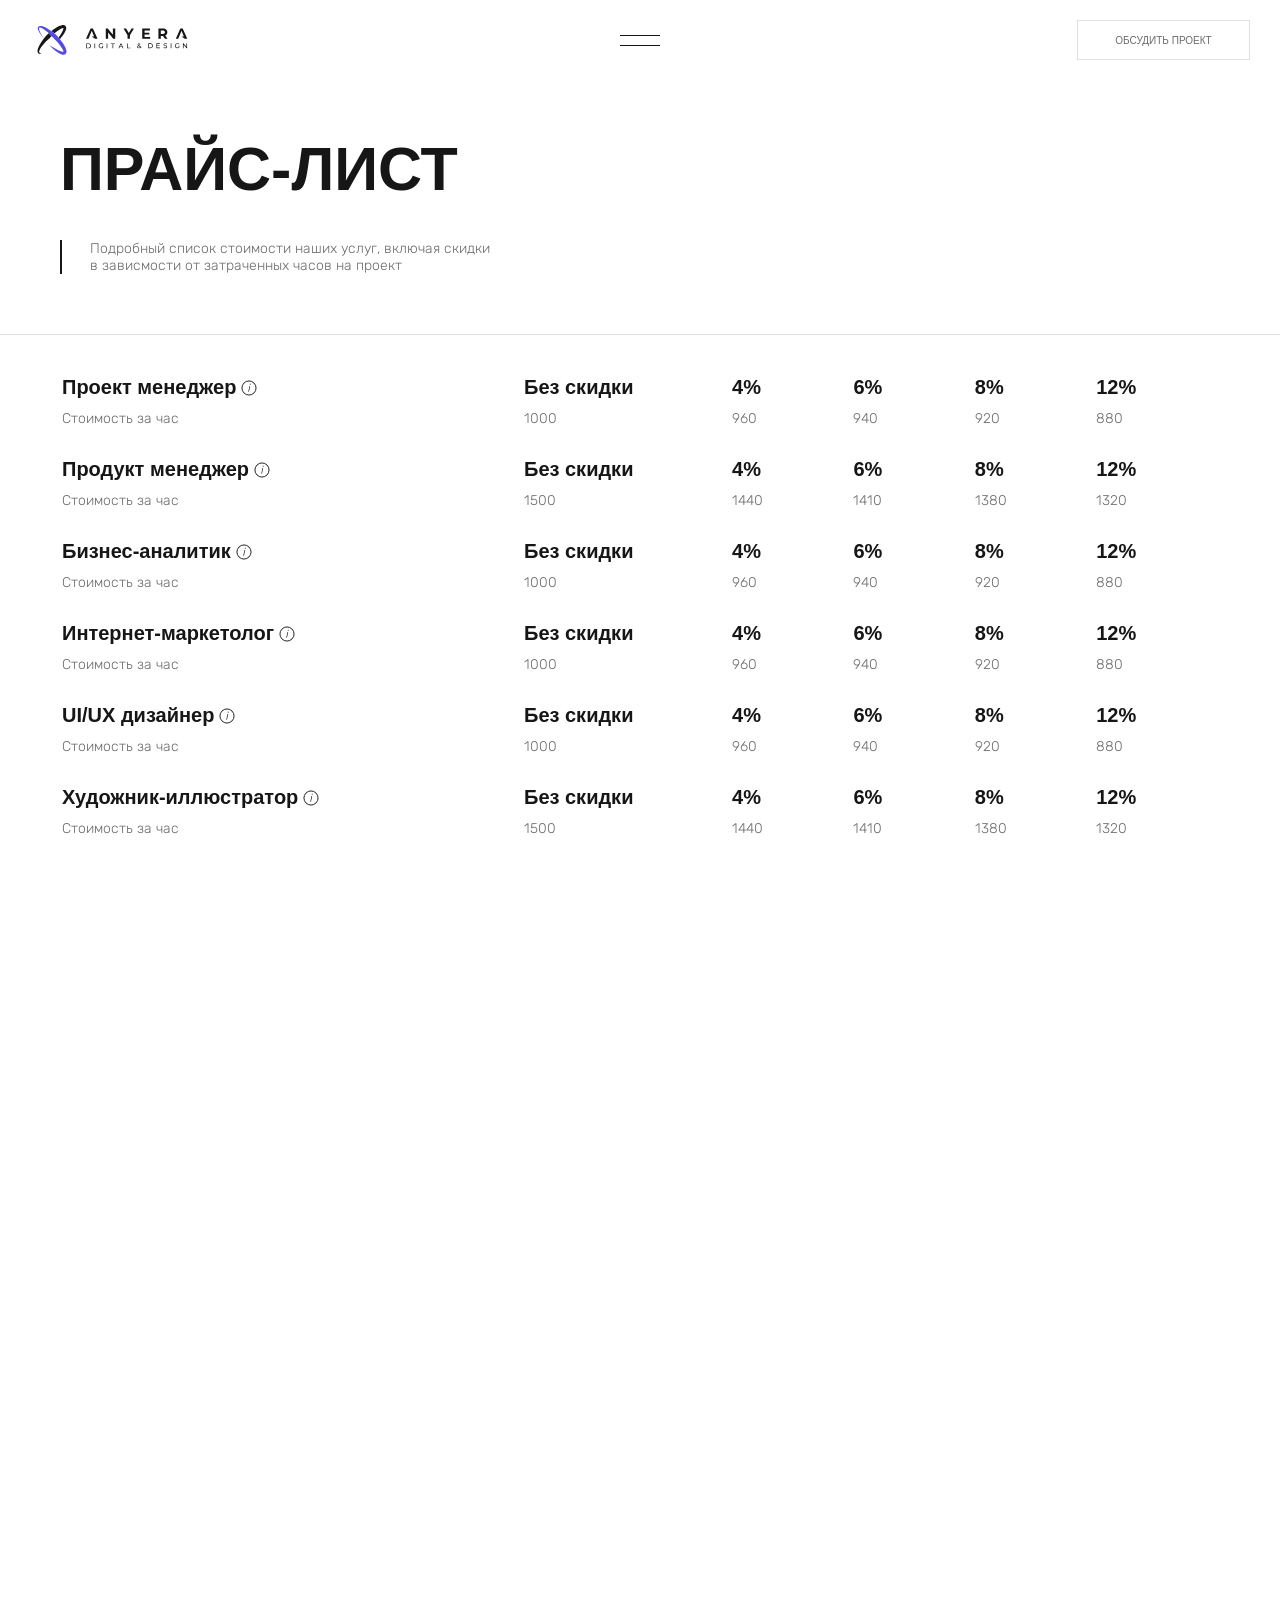
<file: price.html>
<!DOCTYPE html>
<html lang="en">
<head>
  <meta charset="UTF-8">
  <meta http-equiv="X-UA-Compatible" content="IE=edge">
  <meta name="viewport" content="width=device-width, initial-scale=1.0">
  <title>Anyera</title>
  <link rel="shortcut icon" href="img/favicon.ico" type="image/x-icon">
  <link href="img/apple-touch-icon.png" rel="apple-touch-icon" sizes="72x72">
  <link href="img/apple-touch-icon.png" rel="apple-touch-icon" sizes="76x76">
  <link href="img/apple-touch-icon.png" rel="apple-touch-icon" sizes="144x144">
  <link href="img/apple-touch-icon.png" rel="apple-touch-icon" sizes="152x152">
  <link href="img/apple-touch-icon.png" rel="apple-touch-icon" sizes="180x180">
  <link href="img/apple-touch-icon-192x192.png" rel="apple-touch-icon" sizes="192x192">
  <link href="img/apple-touch-icon.png" rel="apple-touch-icon">
  <meta name="msapplication-TileImage" content="img/apple-touch-icon.png">
  <link href="img/favicon-16x16.png" rel="icon" sizes="16x16" type="image/png">
  <link href="img/favicon-32x32.png" rel="icon" sizes="32x32" type="image/png">
  <link href="img/favicon.ico" rel="shortcut icon">
  <link href="img/site.webmanifest" rel="manifest">
  <link rel="stylesheet" href="css/swiper.min.css">
  <link rel="stylesheet" href="css/fonts.css">
  <link rel="stylesheet" href="css/reset.css">
  <link rel="stylesheet" href="css/style.css">
  <script>window.console = window.console || function(t) {};</script>
</head>
<body>
  <div class="overlay"></div>
  <!-- <div class="preloader">
    <div class="preloader__top"></div>
    <svg class="preloader__image" xmlns="http://www.w3.org/2000/svg" width="31" height="31" viewBox="0 0 31 31" fill="none">
      <path d="M2.32467 23.0762C0.852365 20.7515 0 17.9953 0 15.04C0 6.73365 6.73365 0 15.04 0C15.2501 0 15.4591 0.00430619 15.6671 0.012836L2.32467 23.0762Z" fill="currentColor"/>
      <path d="M18.8191 0.478815L29.5746 18.9199C29.9042 17.6821 30.0798 16.3816 30.0798 15.04C30.0798 8.03889 25.2962 2.15511 18.8191 0.478815Z" fill="currentColor"/>
      <path d="M26.5359 24.7384L23.4677 20.3018L19.5899 20.0344C18.4098 19.953 17.3278 19.3482 16.6402 18.3855L16.0843 17.6073C15.922 17.38 16.0395 17.0606 16.3105 16.9929L21.2899 15.7481L17.1017 7.81303L6.03521 26.986C6.02162 27.0095 6.00783 27.0329 5.9938 27.056C8.51128 28.9544 11.6444 30.0799 15.0403 30.0799C19.6509 30.0799 23.777 28.0052 26.5359 24.7384Z" fill="currentColor"/>
    </svg>
    <div class="preloader__bottom"></div>
  </div> -->
  <div class="cursor">
    <div class="cursor__block">
      <div class="cursor__wrapper">
        <div class="cursor__text cursor__text_slider">
          <p>
            <svg width="80" height="26" viewBox="0 0 80 26" fill="none" xmlns="http://www.w3.org/2000/svg">
              <path d="M0.545556 14.0454C-0.18185 13.5274 -0.181853 12.4726 0.545553 11.9546L16.9788 0.253285C17.8607 -0.374635 19.1034 0.236825 19.1034 1.29864V24.7014C19.1034 25.7632 17.8607 26.3746 16.9788 25.7467L0.545556 14.0454Z" fill="currentColor"/>
              <path d="M79.4544 14.0454C80.1819 13.5274 80.1819 12.4726 79.4544 11.9546L63.0212 0.253285C62.1393 -0.374635 60.8966 0.236825 60.8966 1.29864V24.7014C60.8966 25.7632 62.1393 26.3746 63.0212 25.7467L79.4544 14.0454Z" fill="currentColor"/>
              <path d="M45.9705 13.2336C45.9705 16.4353 43.2974 19.0308 40 19.0308C36.7026 19.0308 34.0295 16.4353 34.0295 13.2336C34.0295 10.0318 36.7026 7.43635 40 7.43635C43.2974 7.43635 45.9705 10.0318 45.9705 13.2336Z" fill="currentColor"/>
            </svg>
          </p>
        </div>
        <div class="cursor__text cursor__text_showreel"><p>ОТКРЫТЬ</p></div>
      </div>
      <div class="cursor__left"></div>
      <div class="cursor__right"></div>
    </div>
  </div>
  <header class="header">
    <div class="header__progress">
      <div class="header__progress_bar"></div>
    </div>
    <div class="container header__container">
      <div class="header__content">
        <a class="header__name" href="index.html">
          <svg width="170" height="34" viewBox="0 0 170 34" fill="none" xmlns="http://www.w3.org/2000/svg">
            <path style="--inc-step: 1;" d="M32.5327 2.84143C32.5054 2.63655 32.459 2.4347 32.394 2.23855C32.2422 1.78279 31.9952 1.36477 31.6697 1.01238C31.3284 0.668391 30.9145 0.405703 30.4586 0.243702C30.2653 0.16637 30.0642 0.110478 29.8588 0.0770211C29.675 0.0361788 29.4878 0.012729 29.2997 0.0069799C28.6734 -0.0210865 28.0462 0.0355733 27.4349 0.175434C26.4162 0.426043 25.4252 0.778606 24.4766 1.22783C22.6587 2.07275 21.0139 3.08436 19.4221 4.1598C18.4664 4.80436 17.5406 5.48172 16.6325 6.1777C16.3611 6.38576 16.0905 6.59529 15.8208 6.8063C16.9285 7.64147 19.0432 9.29587 19.2658 9.48471C19.5013 9.27784 19.7393 9.07274 19.9795 8.86941C20.5625 8.3738 21.1544 7.88795 21.7586 7.41894C23.1516 6.33729 24.6109 5.33721 26.0958 4.53572C26.788 4.14769 27.5182 3.83246 28.275 3.59504C28.5581 3.50582 28.8514 3.45309 29.1477 3.43811C29.1907 3.43584 29.2337 3.43584 29.2767 3.43811H29.3253C29.3306 3.47092 29.335 3.50372 29.3412 3.53564C29.3584 3.84621 29.3328 4.15769 29.2652 4.46125C29.0857 5.25567 28.8219 6.02847 28.4781 6.7664C27.7715 8.33745 26.8537 9.88013 25.8732 11.3927C25.3944 12.1321 24.8909 12.8618 24.3715 13.5808C24.224 13.7891 24.0712 13.9957 23.9192 14.2014C24.4731 14.8442 25.1435 15.6741 25.4783 16.089L25.3511 15.9276C25.5578 15.6971 25.7654 15.4657 25.9695 15.2316C26.6426 14.4674 27.3015 13.6854 27.9375 12.8777C29.1327 11.366 30.1997 9.75655 31.1273 8.06615C31.6223 7.15797 32.0228 6.201 32.3224 5.21042C32.4919 4.61752 32.577 4.00352 32.5751 3.38669C32.5778 3.20401 32.5636 3.02148 32.5327 2.84143ZM12.7776 9.3136C12.6699 9.40846 12.5612 9.50156 12.4526 9.59642C11.8015 10.1594 11.147 10.7197 10.5428 11.3359C9.50751 12.3928 8.59502 13.5631 7.68429 14.7325L7.40428 15.0871L7.29739 15.2263C7.26824 15.2644 7.23909 15.3008 7.20906 15.338C5.93484 16.9717 4.74859 18.6725 3.65537 20.4333C2.65808 22.0664 1.73764 23.7589 0.992102 25.5729C0.600783 26.5038 0.304813 27.4722 0.10876 28.4632C0.00501703 29.012 -0.0246941 29.5724 0.0204263 30.1291C0.0734268 30.7108 0.285428 31.4307 0.84105 31.9538C1.40815 32.4591 2.1113 32.5886 2.6625 32.5744C3.19243 32.5569 3.71727 32.4647 4.2216 32.3004C4.37795 32.2463 4.53342 32.1869 4.68888 32.1329C3.01054 31.8332 2.30386 31.4502 2.02473 30.756C1.9652 30.5981 1.92371 30.4339 1.90106 30.2666C1.90106 30.2621 1.90106 30.2568 1.90106 30.2506C1.90106 30.1868 1.90106 30.1167 1.90106 30.0414C1.93922 29.6743 2.02046 29.313 2.1431 28.965C2.4319 28.1705 2.80193 27.4081 3.24727 26.69C3.91161 25.5918 4.64756 24.5389 5.45032 23.5382C5.75066 23.1498 6.05453 22.7686 6.37077 22.3909C6.86014 21.8102 7.36276 21.2383 7.87245 20.6762C8.103 20.4236 8.33797 20.17 8.57382 19.9182C8.56807 19.9113 8.56081 19.9059 8.55262 19.9022C8.55262 19.9022 10.2548 18.0971 11.6682 16.7734C11.6743 16.7734 11.6743 16.7734 11.6796 16.7681C12.3642 16.1111 14.948 13.5684 15.857 12.6703L16.0063 12.5213C15.3711 11.8785 13.6115 10.0965 12.7776 9.31271V9.3136ZM12.5603 9.11145L12.737 9.27725C12.6716 9.21253 12.6125 9.15756 12.5603 9.11057V9.11145Z" fill="currentColor"/>
            <path style="--inc-step: 2;" d="M32.6648 28.5477C32.4184 27.5223 32.0667 26.5251 31.6152 25.5722C30.7704 23.7478 29.7589 22.0911 28.6898 20.492C27.7856 19.1519 26.8282 17.8606 25.8318 16.6012L25.7015 16.438L25.6226 16.3387C25.2866 15.9236 24.6137 15.097 24.0579 14.4505C23.2255 13.4749 22.3798 12.5179 21.5093 11.5813C20.8155 10.9528 20.1081 10.3358 19.387 9.73038C19.1628 9.54147 17.0405 7.88652 15.9298 7.05106C14.7773 6.2227 13.6187 5.41473 12.4095 4.67506C10.7747 3.641 9.05666 2.74481 7.27327 1.99574C6.34221 1.60451 5.37438 1.30739 4.38422 1.10884C3.8363 1.00525 3.277 0.975417 2.72118 1.02015C2.1361 1.07336 1.41628 1.28622 0.899458 1.84408C0.382639 2.40194 0.258532 3.11855 0.26917 3.67907C0.29105 4.20871 0.383469 4.73306 0.54398 5.23824C0.857036 6.15428 1.25968 7.03718 1.74605 7.8741C2.66533 9.53083 3.77343 11.0386 4.91256 12.5019C5.70331 13.5183 6.53039 14.5028 7.36989 15.4748L7.47716 15.3356C6.69882 14.3352 5.95063 13.3143 5.25209 12.2598C4.23585 10.7336 3.35064 9.12406 2.60594 7.44839C2.25271 6.63635 1.98905 5.78819 1.81963 4.91895C1.74449 4.53106 1.72657 4.13425 1.76644 3.74115C1.80988 3.38107 1.9393 3.13806 2.0838 3.03607C2.2283 2.93408 2.46587 2.89062 2.79919 2.91279C3.16627 2.94725 3.52772 3.02679 3.87538 3.14959C4.67038 3.44295 5.43441 3.8143 6.1563 4.25822C7.65091 5.15664 9.07548 6.24842 10.4469 7.39518C11.2004 8.03108 11.9344 8.68827 12.6551 9.35611C12.7074 9.40311 12.7668 9.4581 12.8324 9.52196L12.8714 9.55832C13.7056 10.3423 15.4741 12.1241 16.1115 12.768C16.1567 12.8159 16.2196 12.8798 16.295 12.9587C16.3269 12.9924 16.3446 13.0092 16.3446 13.0092C17.474 14.1746 21.1946 17.9661 21.1946 17.9661C21.7806 18.5107 22.7025 19.575 22.7247 19.6149V19.6211C23.6608 20.6694 24.5685 21.7354 25.4249 22.8379C26.5064 24.2427 27.5117 25.7061 28.3121 27.1978C28.6956 27.8959 29.0112 28.6292 29.2545 29.3876C29.3372 29.6736 29.3892 29.9677 29.4096 30.2647C29.4145 30.3082 29.4127 30.3522 29.4043 30.3951V30.4474C29.3777 30.4528 29.3458 30.4528 29.3156 30.459C29.0054 30.4791 28.6939 30.4555 28.3902 30.3889C28.1863 30.3454 27.9806 30.2913 27.7696 30.2275C27.7371 30.224 27.7049 30.2186 27.673 30.2115C24.7476 29.5127 17.5981 25.1101 13.4574 22.6028C16.1035 25.589 19.6796 28.828 21.7673 30.3774C22.7335 31.0577 23.7374 31.6828 24.7742 32.2496C25.682 32.7518 26.6414 33.1541 27.6358 33.4496C28.2265 33.6218 28.8386 33.7093 29.4539 33.7095C29.6378 33.7072 29.8213 33.6909 30.0027 33.6607C30.208 33.6381 30.4098 33.5907 30.6037 33.5197C31.0643 33.3748 31.4857 33.1267 31.8359 32.7942C32.1783 32.452 32.4408 32.0383 32.6045 31.5827C32.6776 31.3856 32.7337 31.1827 32.772 30.976C32.8082 30.7912 32.8295 30.6038 32.8359 30.4155C32.8667 29.788 32.8092 29.1592 32.6648 28.5477Z" fill="currentColor"/>
            <path style="--inc-step: 3;" d="M60.1681 4L55 15.6628H57.7497L61.4762 6.65093L64.1284 13.0912H61.5012L65.1869 15.6628H68.0034L62.8185 4H60.1681Z" fill="currentColor"/>
            <path style="--inc-step: 4;" d="M85.4384 11.0757L79.6253 4H77.3867V15.6628H80.0594V8.58431L85.8894 15.6628H88.1111V4H85.4384V11.0757Z" fill="currentColor"/>
            <path style="--inc-step: 5;" d="M106.632 4L103.497 9.17776L100.374 4H97.4961L102.031 11.5058V15.6628H104.741V11.5338L109.293 4H106.632Z" fill="currentColor"/>
            <path style="--inc-step: 6;" d="M121.344 10.7976H126.729V8.69908H121.344V6.16665H127.442V4H118.676V15.6628H127.657V13.4971H121.344V10.7976Z" fill="currentColor"/>
            <path style="--inc-step: 7;" d="M144.784 11.913C145.496 11.6156 146.105 11.1141 146.532 10.4715C146.943 9.84446 147.148 9.09804 147.149 8.23219C147.149 7.35453 146.943 6.59909 146.532 5.96588C146.105 5.31888 145.497 4.81202 144.784 4.5085C144.03 4.17012 143.131 4.00062 142.087 4H137.042V15.6628H139.74V12.4103H142.087H142.212L144.45 15.6609H147.364L144.76 11.9223L144.784 11.913ZM143.802 6.73189C144.213 7.08706 144.418 7.58686 144.418 8.23126C144.418 8.86385 144.213 9.36147 143.802 9.7241C143.392 10.0867 142.77 10.2671 141.937 10.2653H139.74V6.19634H141.937C142.77 6.19634 143.392 6.37424 143.802 6.73003V6.73189Z" fill="currentColor"/>
            <path style="--inc-step: 8;" d="M164.567 4H161.916L156.748 15.6628H159.499L163.224 6.65093L165.876 13.0912H163.25L166.936 15.6628H169.751L164.567 4Z" fill="currentColor"/>
            <path style="--inc-step: 9;" d="M55.2676 26.3851V20.9304H57.5666C58.0997 20.9197 58.6275 21.0374 59.1056 21.2735C59.5344 21.489 59.8936 21.8213 60.1418 22.232C60.3845 22.6683 60.5118 23.1592 60.5118 23.6584C60.5118 24.1576 60.3845 24.6485 60.1418 25.0847C59.8938 25.4946 59.5345 25.8256 59.1056 26.0392C58.6278 26.276 58.0998 26.3937 57.5666 26.3824L55.2676 26.3851ZM56.0464 25.7081H57.521C57.9271 25.7184 58.3296 25.6301 58.694 25.4507C59.0137 25.289 59.2799 25.0386 59.4608 24.7295C59.64 24.4004 59.7339 24.0317 59.7339 23.657C59.7339 23.2824 59.64 22.9137 59.4608 22.5846C59.2787 22.2774 59.0127 22.0286 58.694 21.8674C58.3287 21.6896 57.9258 21.6031 57.5197 21.6154H56.0451L56.0464 25.7081Z" fill="currentColor"/>
            <path style="--inc-step: 9;" d="M64.5342 26.3844V20.9297H65.313V26.3844H64.5342Z" fill="currentColor"/>
            <path style="--inc-step: 10;" d="M72.2413 26.3816C71.8448 26.3855 71.4511 26.3155 71.0803 26.1752C70.7394 26.0452 70.4284 25.8476 70.166 25.5941C69.9036 25.3407 69.6952 25.0367 69.5534 24.7006C69.2621 23.9865 69.2621 23.1867 69.5534 22.4726C69.6956 22.1395 69.9035 21.8386 70.1647 21.5878C70.431 21.3339 70.7449 21.1353 71.0884 21.0033C71.8484 20.7255 72.6823 20.7255 73.4424 21.0033C73.7924 21.1378 74.105 21.3543 74.354 21.6347L73.87 22.1173C73.6627 21.9097 73.4149 21.7468 73.1421 21.6388C72.8695 21.535 72.5799 21.4832 72.2882 21.4859C71.9913 21.4834 71.6967 21.5366 71.4195 21.6428C71.1627 21.7429 70.9284 21.8933 70.7305 22.0852C70.5341 22.2741 70.3801 22.5026 70.2787 22.7554C70.066 23.291 70.066 23.8875 70.2787 24.4231C70.3812 24.6754 70.5351 24.9036 70.7305 25.0934C70.9283 25.2847 71.1626 25.4343 71.4195 25.5331C71.6953 25.6391 71.9887 25.6918 72.2842 25.6886C72.5689 25.6905 72.852 25.6452 73.122 25.5545C73.3998 25.4577 73.6535 25.3022 73.866 25.0987L74.3111 25.6899C74.0328 25.9234 73.7112 26.0997 73.3646 26.2087C73.0016 26.3251 72.6225 26.3835 72.2413 26.3816ZM73.559 25.5867V23.5598H74.307V25.6859L73.559 25.5867Z" fill="currentColor"/>
            <path style="--inc-step: 10;" d="M78.375 26.3844V20.9297H79.1498V26.3844H78.375Z" fill="currentColor"/>
            <path style="--inc-step: 11;" d="M85.0419 26.3777V21.608H83.1719V20.9297H87.6842V21.608H85.8074V26.3844L85.0419 26.3777Z" fill="currentColor"/>
            <path style="--inc-step: 11;" d="M91.7061 26.3844L94.1767 20.9297H94.9475L97.4262 26.3844H96.6085L94.4019 21.3667H94.7143L92.5104 26.3844H91.7061ZM92.7584 25.021L92.9689 24.3977H96.0387L96.2653 25.021H92.7584Z" fill="currentColor"/>
            <path style="--inc-step: 12;" d="M101.448 26.3844V20.9297H102.228V25.7074H105.178V26.3844H101.448Z" fill="currentColor"/>
            <path style="--inc-step: 12;" d="M114.821 26.3587C114.485 26.3647 114.152 26.3036 113.84 26.1791C113.574 26.0747 113.34 25.9028 113.162 25.6804C112.996 25.4696 112.908 25.2084 112.912 24.9404C112.91 24.7068 112.966 24.4764 113.076 24.2702C113.208 24.0409 113.386 23.8407 113.597 23.6817C113.891 23.4571 114.205 23.2601 114.536 23.0932C114.792 22.9626 115.04 22.8171 115.28 22.6575C115.428 22.5632 115.557 22.4428 115.662 22.3022C115.735 22.1959 115.775 22.0696 115.774 21.9403C115.777 21.8589 115.761 21.778 115.729 21.7032C115.697 21.6285 115.649 21.5616 115.588 21.5073C115.436 21.3871 115.245 21.3274 115.052 21.3397C114.845 21.3276 114.641 21.3931 114.479 21.5234C114.412 21.5832 114.358 21.6572 114.322 21.7402C114.287 21.8232 114.27 21.913 114.273 22.0033C114.273 22.1003 114.29 22.1965 114.324 22.2875C114.369 22.398 114.433 22.5004 114.512 22.5904C114.635 22.7389 114.766 22.8807 114.904 23.0154L117.788 25.8828L117.368 26.3815L114.306 23.3345C114.151 23.184 114.007 23.0213 113.877 22.8478C113.781 22.721 113.705 22.5805 113.651 22.4309C113.605 22.2982 113.581 22.1586 113.581 22.018C113.576 21.7903 113.64 21.5664 113.765 21.3759C113.891 21.1863 114.069 21.0373 114.278 20.9469C114.523 20.8409 114.787 20.7892 115.053 20.7954C115.299 20.7894 115.543 20.8351 115.77 20.9295C115.967 21.0104 116.134 21.1499 116.248 21.3291C116.363 21.5083 116.419 21.7185 116.41 21.9309C116.411 22.1333 116.359 22.3323 116.257 22.5073C116.132 22.7106 115.966 22.8859 115.77 23.0221C115.485 23.2258 115.182 23.4052 114.867 23.5583C114.61 23.6857 114.365 23.8355 114.135 24.0061C113.983 24.1164 113.855 24.2553 113.757 24.4149C113.681 24.551 113.642 24.7043 113.643 24.86C113.641 25.0249 113.695 25.1856 113.796 25.3158C113.907 25.4561 114.056 25.5625 114.225 25.6228C114.43 25.7 114.648 25.7373 114.867 25.7327C115.194 25.7371 115.516 25.6592 115.805 25.5061C116.096 25.3464 116.339 25.1123 116.51 24.8278C116.717 24.4831 116.858 24.1031 116.927 23.7071L117.528 23.9015C117.443 24.3778 117.26 24.8314 116.992 25.234C116.752 25.5848 116.43 25.8712 116.053 26.0678C115.672 26.2624 115.249 26.3622 114.821 26.3587Z" fill="currentColor"/>
            <path style="--inc-step: 13;" d="M125.514 26.2503V20.7956H127.813C128.346 20.7849 128.874 20.9026 129.352 21.1388C129.782 21.3534 130.144 21.6858 130.393 22.0973C130.636 22.5335 130.763 23.0244 130.763 23.5236C130.763 24.0228 130.636 24.5137 130.393 24.95C130.146 25.3609 129.786 25.6928 129.357 25.9071C128.879 26.1439 128.351 26.2616 127.818 26.2503H125.514ZM126.293 25.5733H127.767C128.173 25.5837 128.576 25.4953 128.94 25.3159C129.26 25.1543 129.526 24.9039 129.707 24.5947C129.886 24.2656 129.98 23.8969 129.98 23.5223C129.98 23.1476 129.886 22.7789 129.707 22.4498C129.525 22.1427 129.259 21.8939 128.94 21.7326C128.575 21.5549 128.172 21.4684 127.766 21.4806H126.291L126.293 25.5733Z" fill="currentColor"/>
            <path style="--inc-step: 13;" d="M135.563 25.5726H138.743V26.2496H134.784V20.7949H138.634V21.4799H135.563V25.5726ZM135.493 23.1489H138.298V23.8112H135.493V23.1489Z" fill="currentColor"/>
            <path style="--inc-step: 14;" d="M144.854 26.2432C144.449 26.2448 144.047 26.18 143.662 26.0515C143.332 25.9517 143.026 25.7831 142.766 25.5569L143.054 24.9496C143.289 25.1474 143.558 25.3005 143.849 25.4014C144.17 25.5209 144.511 25.5817 144.854 25.581C145.116 25.5896 145.376 25.5524 145.625 25.4711C145.797 25.417 145.949 25.3129 146.062 25.1721C146.153 25.0463 146.2 24.8942 146.196 24.7391C146.2 24.6552 146.185 24.5714 146.154 24.4935C146.122 24.4156 146.075 24.3453 146.014 24.2874C145.876 24.1637 145.714 24.0693 145.538 24.0099C145.328 23.936 145.113 23.8751 144.896 23.8276C144.661 23.7753 144.427 23.7149 144.191 23.6439C143.966 23.5788 143.748 23.4888 143.543 23.3758C143.352 23.2697 143.191 23.1182 143.073 22.9347C142.945 22.72 142.882 22.4726 142.893 22.2229C142.891 21.9482 142.968 21.6786 143.116 21.4467C143.283 21.1939 143.521 20.9962 143.801 20.8783C144.174 20.7228 144.577 20.6496 144.982 20.6639C145.298 20.6644 145.614 20.7063 145.92 20.7885C146.209 20.8613 146.483 20.9823 146.731 21.1465L146.474 21.7698C146.247 21.618 145.997 21.5035 145.734 21.4307C145.487 21.3628 145.233 21.3277 144.978 21.3261C144.72 21.318 144.464 21.3575 144.221 21.4427C144.05 21.502 143.899 21.6107 143.788 21.7551C143.699 21.8825 143.652 22.035 143.654 22.1907C143.65 22.276 143.664 22.3611 143.696 22.4404C143.727 22.5197 143.775 22.5914 143.837 22.6506C143.975 22.772 144.137 22.8633 144.313 22.9187C144.523 22.9907 144.738 23.0516 144.955 23.101C145.189 23.1559 145.424 23.2163 145.66 23.2846C145.885 23.3485 146.103 23.4385 146.307 23.5527C146.497 23.6581 146.659 23.8081 146.778 23.9898C146.905 24.2008 146.968 24.4446 146.958 24.6909C146.958 24.9633 146.88 25.2302 146.732 25.459C146.56 25.7125 146.317 25.9101 146.034 26.0274C145.66 26.1818 145.258 26.2553 144.854 26.2432Z" fill="currentColor"/>
            <path style="--inc-step: 14;" d="M150.979 26.2496V20.7949H151.759V26.2496H150.979Z" fill="currentColor"/>
            <path style="--inc-step: 15;" d="M158.688 26.2471C158.291 26.2511 157.897 26.1811 157.527 26.0407C157.186 25.9107 156.875 25.7131 156.612 25.4596C156.35 25.2062 156.141 24.9022 156 24.566C155.708 23.8519 155.708 23.0521 156 22.338C156.141 22.0047 156.349 21.7037 156.611 21.4533C156.877 21.1988 157.191 21.0001 157.535 20.8688C157.907 20.7274 158.304 20.6574 158.702 20.6624C159.107 20.6573 159.509 20.7288 159.887 20.8728C160.237 21.0073 160.55 21.2238 160.799 21.5042L160.316 21.9868C160.109 21.7788 159.86 21.6159 159.587 21.5082C159.032 21.3018 158.421 21.3018 157.866 21.5082C157.608 21.6059 157.372 21.754 157.171 21.9439C156.975 22.1332 156.822 22.3616 156.72 22.6142C156.507 23.1497 156.507 23.7463 156.72 24.2818C156.823 24.5339 156.976 24.762 157.171 24.9521C157.37 25.1435 157.604 25.2931 157.862 25.3918C158.137 25.4981 158.431 25.5509 158.726 25.5473C159.011 25.5492 159.294 25.5039 159.564 25.4133C159.842 25.3158 160.095 25.1605 160.308 24.9575L160.752 25.5487C160.474 25.7824 160.152 25.9588 159.806 26.0675C159.445 26.1858 159.067 26.2464 158.688 26.2471ZM160.004 25.4521V23.4252H160.752V25.5513L160.004 25.4521Z" fill="currentColor"/>
            <path style="--inc-step: 15;" d="M164.82 26.2496V20.7949H165.46L169.067 25.2764H168.732V20.7949H169.511V26.2496H168.878L165.259 21.7695H165.594V26.2496H164.82Z" fill="currentColor"/>
          </svg>
        </a>
        <button class="header__burger" aria-label="Открыть меню">
          <span></span>
          <span></span>
          <span></span>
          <span></span>
        </button>
        <div class="header__right">
          <div class="header__links">
            <a class="header__link text text__middle" href="team.html"><span class="text__rotate">Команда</span></a>
            <a class="header__link text text__middle" href="projects.html"><span class="text__rotate">Проекты</span></a>
          </div>
          <div class="header__buttons">
            <button class="btn button__project">
              <span class="button__text">ОБСУДИТЬ ПРОЕКТ</span>
              <span class="button__hover"></span>
            </button>
            <a href="briefing.html" class="btn button__briefing">
              <span class="button__text">БРИФИНГ</span>
              <span class="button__hover"></span>
            </a>
            <!-- <a href="briefing.html" class="btn button__feedback">
              <span class="button__text">КАЛЬКУЛЯТОР</span>
              <span class="button__hover"></span>
            </a> -->
            <div class="header__consultation_burger_flex">
              <button class="header__consultation_burger" aria-label="Закрыть меню">
                <svg width="23" height="22" viewBox="0 0 23 22" fill="none" xmlns="http://www.w3.org/2000/svg">
                  <path d="M1 21.3241L21.3241 1M1.42335 1L21.7475 21.3241" stroke="currentColor"/>
                </svg>
              </button>
            </div>
          </div>
        </div>
      </div>
    </div>
  </header>
  <main class="main" data-scroll-container>
    <section class="top" data-scroll-section id="top"></section>
    <section class="price" data-scroll-section>
      <div class="container price__container">
        <div class="price__block">
          <h1 class="price__head">ПРАЙС-ЛИСТ</h1>
          <p class="price__desc">Подробный список стоимости наших услуг, включая скидки в зависмости от затраченных часов на проект</p>
        </div>
      </div>
      <div class="price__divider"></div>
      <div class="container price__container">
        <ul class="price__list">
          <div class="animation__trackpad">
            <svg xmlns="http://www.w3.org/2000/svg" xmlns:xlink="http://www.w3.org/1999/xlink" version="1.1" x="0px" y="0px" viewBox="0 0 419.148 471.2025" enable-background="new 0 0 419.148 376.962" xml:space="preserve">
                <path class="animation__hand" fill="currentColor" d="m 418.575,142.934 c -8.674,-13.55 -22.229,-20.908 -35.141,-19.131 -3.877,0.545 -7.65,1.942 -11.074,4.217 -0.148,0.099 -0.276,0.216 -0.405,0.332 -0.051,0.03 -0.105,0.049 -0.155,0.082 -7.947,5.282 -12.588,13.7 -12.754,22.173 -4.086,-1.722 -8.691,-2.278 -13.244,-1.623 -4.069,0.574 -8.145,2.087 -11.877,4.566 -0.193,0.128 -0.367,0.275 -0.527,0.432 -0.212,0.088 -0.42,0.194 -0.617,0.325 -7.87,5.233 -12.49,13.542 -12.739,21.934 -4.319,-2.06 -9.294,-2.768 -14.21,-2.061 -4.071,0.574 -8.146,2.088 -11.877,4.565 -0.197,0.13 -0.373,0.279 -0.535,0.438 -0.209,0.087 -0.414,0.191 -0.609,0.321 -6.408,4.261 -10.656,10.563 -12.152,17.286 l -53.85,-80.778 c -0.001,-0.001 -0.002,-0.001 -0.002,-0.002 -7.058,-10.562 -18.521,-16.194 -29.317,-14.71 -3.503,0.492 -6.919,1.77 -9.959,3.875 l 0.001,0.001 c -4.15,2.863 -7.112,6.917 -8.812,11.478 -1.705,4.566 -2.182,9.642 -1.464,14.74 0.594,4.217 2.026,8.453 4.281,12.445 0.088,0.234 0.199,0.464 0.34,0.683 l 60.367,94.315 c -3.488,4.043 -5.455,9.294 -6.357,15.162 -0.921,6.025 -0.746,12.771 0.257,19.904 3.312,23.162 15.292,50.544 30.428,68.26 10.19,11.873 20.765,20.939 30.731,26.871 9.975,5.895 19.357,8.805 27.521,7.698 0.007,0 0.016,-0.003 0.023,-0.003 2.935,-0.414 5.695,-1.396 8.106,-2.994 1.668,-1.105 2.127,-3.353 1.021,-5.02 -1.104,-1.669 -3.353,-2.128 -5.019,-1.023 -1.443,0.951 -3.131,1.58 -5.146,1.867 -5.549,0.83 -13.694,-1.309 -22.805,-6.755 -9.115,-5.413 -19.18,-13.983 -28.934,-25.361 -0.003,-0.003 -0.006,-0.005 -0.01,-0.009 -14.024,-16.284 -25.752,-43.019 -28.743,-64.545 -0.935,-6.611 -1.052,-12.717 -0.272,-17.793 0.605,-3.962 1.756,-7.239 3.361,-9.754 l 47.187,73.724 c 0.79,1.231 2.2,1.827 3.56,1.636 0.5,-0.07 0.992,-0.247 1.446,-0.539 1.686,-1.077 2.177,-3.318 1.098,-5.003 l -110.73,-172.998 0.02,-0.013 -0.001,0 c -2.501,-3.749 -3.999,-7.813 -4.557,-11.77 -0.566,-3.999 -0.164,-7.873 1.077,-11.191 1.249,-3.325 3.3,-6.087 6.145,-8.054 l -1.836,-2.658 1.838,2.657 c 2.09,-1.444 4.396,-2.311 6.849,-2.659 7.5,-1.098 16.583,2.991 22.275,11.556 l 0.001,-0.001 62.748,94.127 c 0.05,0.074 0.108,0.14 0.163,0.209 0.048,0.062 0.093,0.128 0.145,0.187 0.062,0.07 0.131,0.132 0.197,0.196 0.06,0.057 0.115,0.117 0.178,0.17 0.068,0.057 0.143,0.105 0.215,0.158 0.066,0.048 0.131,0.1 0.2,0.144 0.074,0.046 0.153,0.083 0.231,0.124 0.072,0.038 0.143,0.08 0.218,0.113 0.078,0.035 0.16,0.06 0.24,0.088 0.078,0.029 0.155,0.062 0.234,0.084 0.083,0.023 0.169,0.037 0.254,0.055 0.079,0.017 0.158,0.038 0.239,0.05 0.095,0.013 0.191,0.015 0.287,0.021 0.072,0.004 0.144,0.015 0.215,0.015 0.169,-0.001 0.338,-0.012 0.506,-0.036 0.254,-0.035 0.507,-0.1 0.754,-0.191 0.088,-0.033 0.168,-0.087 0.254,-0.127 0.148,-0.068 0.299,-0.127 0.439,-0.217 0.01,-0.007 0.018,-0.016 0.027,-0.022 0.01,-0.006 0.02,-0.009 0.027,-0.015 0.088,-0.059 0.159,-0.133 0.24,-0.197 0.104,-0.082 0.212,-0.159 0.305,-0.25 0.073,-0.074 0.132,-0.158 0.199,-0.236 0.086,-0.104 0.179,-0.202 0.253,-0.312 0.058,-0.086 0.098,-0.179 0.147,-0.268 0.063,-0.115 0.133,-0.228 0.184,-0.349 0.039,-0.096 0.062,-0.196 0.095,-0.295 0.039,-0.122 0.085,-0.242 0.11,-0.368 0.021,-0.102 0.025,-0.207 0.038,-0.312 0.015,-0.126 0.036,-0.251 0.038,-0.378 0.002,-0.107 -0.015,-0.214 -0.022,-0.321 -0.01,-0.125 -0.012,-0.25 -0.034,-0.374 -0.02,-0.109 -0.059,-0.215 -0.089,-0.323 -0.033,-0.121 -0.06,-0.243 -0.106,-0.36 -0.042,-0.107 -0.104,-0.209 -0.158,-0.313 -0.053,-0.104 -0.093,-0.21 -0.156,-0.31 -1.152,-1.799 -1.853,-3.764 -2.147,-5.832 -0.95,-6.532 2.41,-14.223 9.369,-18.818 0.196,-0.13 0.372,-0.279 0.535,-0.438 0.209,-0.087 0.413,-0.192 0.609,-0.322 2.843,-1.888 5.895,-3.007 8.886,-3.429 6.652,-0.913 12.761,1.526 16.026,6.628 0.052,0.081 0.112,0.15 0.169,0.225 0.137,0.233 0.271,0.468 0.419,0.697 0.788,1.234 2.2,1.827 3.562,1.634 0.498,-0.07 0.992,-0.246 1.443,-0.536 1.686,-1.079 2.176,-3.319 1.099,-5.005 l -10e-4,0 c -1.148,-1.799 -1.852,-3.762 -2.145,-5.832 -0.949,-6.533 2.41,-14.223 9.369,-18.821 0.196,-0.13 0.371,-0.278 0.533,-0.437 0.211,-0.087 0.417,-0.193 0.613,-0.324 2.84,-1.886 5.893,-3.004 8.881,-3.426 5.654,-0.775 10.908,0.876 14.363,4.518 0.382,0.803 0.811,1.59 1.299,2.353 0.789,1.232 2.2,1.827 3.562,1.634 0.499,-0.07 0.991,-0.246 1.444,-0.536 0.078,-0.05 0.14,-0.113 0.213,-0.168 0.049,-0.029 0.103,-0.044 0.151,-0.076 1.686,-1.078 2.175,-3.317 1.1,-5.004 l -0.002,0 c -0.479,-0.748 -1.008,-1.443 -1.56,-2.109 -0.453,-1.119 -0.779,-2.279 -0.95,-3.48 -0.95,-6.533 2.409,-14.224 9.368,-18.821 0.145,-0.096 0.269,-0.211 0.395,-0.323 0.057,-0.033 0.117,-0.054 0.172,-0.09 2.527,-1.678 5.24,-2.679 8.076,-3.081 9.336,-1.36 20.514,4.121 28.029,15.863 0.789,1.233 2.199,1.827 3.561,1.635 0.498,-0.071 0.992,-0.248 1.443,-0.537 1.685,-1.078 2.179,-3.319 1.098,-5.004 z" />
                <path class="animation__pad" fill="currentColor" d="m 5.897,211.826 -5.897,0 c 0,9.776 7.917,17.692 17.693,17.692 l 0,-5.898 C 11.17,223.609 5.91,218.348 5.897,211.826 z m 345.508,-194.133 0,107.1618 5.897,0 0,-107.1618 z m -351.405,0 0,0 0.001,194.132 5.896,0 0,-194.132 C 5.91,11.171 11.17,5.91 17.693,5.898 L 17.693,0 C 7.917,0 0,7.916 0,17.693 z M 339.61,0 l 0,0 -321.916,0 0,5.897 321.916,0 0,0 c 6.521,0.012 11.782,5.273 11.794,11.794 l 5.897,0 C 357.302,7.917 349.386,0 339.61,0 z m -321.916,229.519 168.30428,0.57546 0,-5.896 L 17.694,223.623 z" />
                <path class="animation__tap" fill="currentColor" d="M196.59,160.129c-9.069-0.605-17.21-4.516-23.259-10.561c-6.587-6.591-10.651-15.664-10.652-25.716    c0.001-10.053,4.065-19.126,10.652-25.717c6.591-6.587,15.664-10.65,25.717-10.653c10.051,0.002,19.125,4.066,25.715,10.653    c6.588,6.591,10.652,15.664,10.653,25.717c-0.001,4.316-0.755,8.45-2.132,12.287h6.209c1.18-3.889,1.82-8.012,1.821-12.287    c-0.003-23.345-18.923-42.266-42.267-42.267c-23.345,0.001-42.266,18.922-42.267,42.267c0.002,22.519,17.609,40.915,39.809,42.19    V160.129z" />
            </svg>
          </div>
          <li class="price__item">
            <ul class="price__sublist">
              <li class="price__subitem">
                <div class="price__item_block">
                  <h4 class="price__item_head">Проект менеджер</h4>
                  <div class="price__info">
                    <svg class="price__info_image" width="16" height="17" viewBox="0 0 16 17" fill="none" xmlns="http://www.w3.org/2000/svg">
                      <rect x="0.5" y="1" width="15" height="15" rx="7.5" stroke="currentColor"/>
                      <path d="M7.492 12.5C7.412 12.5 7.352 12.476 7.312 12.428C7.272 12.38 7.26 12.316 7.276 12.236L8.488 6.524C8.504 6.444 8.54 6.38 8.596 6.332C8.66 6.284 8.732 6.26 8.812 6.26H9.016C9.096 6.26 9.152 6.284 9.184 6.332C9.224 6.38 9.236 6.444 9.22 6.524L8.008 12.236C7.992 12.316 7.956 12.38 7.9 12.428C7.844 12.476 7.776 12.5 7.696 12.5H7.492ZM8.956 4.976C8.876 4.976 8.816 4.952 8.776 4.904C8.744 4.856 8.732 4.792 8.74 4.712L8.848 4.256C8.864 4.176 8.9 4.112 8.956 4.064C9.012 4.008 9.08 3.98 9.16 3.98H9.616C9.696 3.98 9.756 4.008 9.796 4.064C9.844 4.112 9.86 4.176 9.844 4.256L9.736 4.712C9.728 4.792 9.692 4.856 9.628 4.904C9.564 4.952 9.492 4.976 9.412 4.976H8.956Z" fill="currentColor"/>
                    </svg>
                    <div class="price__info_absolute">
                      <p class="price__info_head">Оказываемые услуги</p>
                      <p class="price__info_desc">Руководство проектами, взаимодействие с командой и клиентом.</p>
                    </div>
                  </div>
                </div>
                <p class="price__item_desc">Стоимость за час</p>
              </li>
              <div class="price__swiper swiper">
                <div class="swiper-wrapper">
                  <li class="price__subitem swiper-slide">
                    <h4 class="price__item_head">Без скидки</h4>
                    <p class="price__item_desc">1000</p>
                  </li>
                  <li class="price__subitem swiper-slide">
                    <p class="price__item_hour">Скидка 80+Ч</p>
                    <h4 class="price__item_head">4%</h4>
                    <p class="price__item_desc" price-list></p>
                  </li>
                  <li class="price__subitem swiper-slide">
                    <p class="price__item_hour">Скидка 160+Ч</p>
                    <h4 class="price__item_head">6%</h4>
                    <p class="price__item_desc" price-list></p>
                  </li>
                  <li class="price__subitem swiper-slide">
                    <p class="price__item_hour">Скидка 240+Ч</p>
                    <h4 class="price__item_head">8%</h4>
                    <p class="price__item_desc" price-list></p>
                  </li>
                  <li class="price__subitem swiper-slide">
                    <p class="price__item_hour">Скидка 320+Ч</p>
                    <h4 class="price__item_head">12%</h4>
                    <p class="price__item_desc" price-list></p>
                  </li>
                </div>
              </div>
            </ul>
          </li>
          <li class="price__item">
            <ul class="price__sublist">
              <li class="price__subitem">
                <div class="price__item_block">
                  <h4 class="price__item_head">Продукт менеджер</h4>
                  <div class="price__info">
                    <svg width="16" height="17" viewBox="0 0 16 17" fill="none" xmlns="http://www.w3.org/2000/svg">
                      <rect x="0.5" y="1" width="15" height="15" rx="7.5" stroke="currentColor"/>
                      <path d="M7.492 12.5C7.412 12.5 7.352 12.476 7.312 12.428C7.272 12.38 7.26 12.316 7.276 12.236L8.488 6.524C8.504 6.444 8.54 6.38 8.596 6.332C8.66 6.284 8.732 6.26 8.812 6.26H9.016C9.096 6.26 9.152 6.284 9.184 6.332C9.224 6.38 9.236 6.444 9.22 6.524L8.008 12.236C7.992 12.316 7.956 12.38 7.9 12.428C7.844 12.476 7.776 12.5 7.696 12.5H7.492ZM8.956 4.976C8.876 4.976 8.816 4.952 8.776 4.904C8.744 4.856 8.732 4.792 8.74 4.712L8.848 4.256C8.864 4.176 8.9 4.112 8.956 4.064C9.012 4.008 9.08 3.98 9.16 3.98H9.616C9.696 3.98 9.756 4.008 9.796 4.064C9.844 4.112 9.86 4.176 9.844 4.256L9.736 4.712C9.728 4.792 9.692 4.856 9.628 4.904C9.564 4.952 9.492 4.976 9.412 4.976H8.956Z" fill="currentColor"/>
                    </svg>
                    <div class="price__info_absolute">
                      <p class="price__info_head">Оказываемые услуги</p>
                      <p class="price__info_desc">Руководство проектами, взаимодействие с командой и клиентом.</p>
                    </div>
                  </div>
                </div>
                <p class="price__item_desc">Стоимость за час</p>
              </li>
              <div class="price__swiper swiper">
                <div class="swiper-wrapper">
                  <li class="price__subitem swiper-slide">
                    <h4 class="price__item_head">Без скидки</h4>
                    <p class="price__item_desc">1500</p>
                  </li>
                  <li class="price__subitem swiper-slide">
                    <p class="price__item_hour">Скидка 80+Ч</p>
                    <h4 class="price__item_head">4%</h4>
                    <p class="price__item_desc" price-list></p>
                  </li>
                  <li class="price__subitem swiper-slide">
                    <p class="price__item_hour">Скидка 160+Ч</p>
                    <h4 class="price__item_head">6%</h4>
                    <p class="price__item_desc" price-list></p>
                  </li>
                  <li class="price__subitem swiper-slide">
                    <p class="price__item_hour">Скидка 240+Ч</p>
                    <h4 class="price__item_head">8%</h4>
                    <p class="price__item_desc" price-list></p>
                  </li>
                  <li class="price__subitem swiper-slide">
                    <p class="price__item_hour">Скидка 320+Ч</p>
                    <h4 class="price__item_head">12%</h4>
                    <p class="price__item_desc" price-list></p>
                  </li>
                </div>
              </div>
            </ul>
          </li>
          <li class="price__item">
            <ul class="price__sublist">
              <li class="price__subitem">
                <div class="price__item_block">
                  <h4 class="price__item_head">Бизнес-аналитик</h4>
                  <div class="price__info">
                    <svg width="16" height="17" viewBox="0 0 16 17" fill="none" xmlns="http://www.w3.org/2000/svg">
                      <rect x="0.5" y="1" width="15" height="15" rx="7.5" stroke="currentColor"/>
                      <path d="M7.492 12.5C7.412 12.5 7.352 12.476 7.312 12.428C7.272 12.38 7.26 12.316 7.276 12.236L8.488 6.524C8.504 6.444 8.54 6.38 8.596 6.332C8.66 6.284 8.732 6.26 8.812 6.26H9.016C9.096 6.26 9.152 6.284 9.184 6.332C9.224 6.38 9.236 6.444 9.22 6.524L8.008 12.236C7.992 12.316 7.956 12.38 7.9 12.428C7.844 12.476 7.776 12.5 7.696 12.5H7.492ZM8.956 4.976C8.876 4.976 8.816 4.952 8.776 4.904C8.744 4.856 8.732 4.792 8.74 4.712L8.848 4.256C8.864 4.176 8.9 4.112 8.956 4.064C9.012 4.008 9.08 3.98 9.16 3.98H9.616C9.696 3.98 9.756 4.008 9.796 4.064C9.844 4.112 9.86 4.176 9.844 4.256L9.736 4.712C9.728 4.792 9.692 4.856 9.628 4.904C9.564 4.952 9.492 4.976 9.412 4.976H8.956Z" fill="currentColor"/>
                    </svg>
                    <div class="price__info_absolute">
                      <p class="price__info_head">Оказываемые услуги</p>
                      <p class="price__info_desc">Руководство проектами, взаимодействие с командой и клиентом.</p>
                    </div>
                  </div>
                </div>
                <p class="price__item_desc">Стоимость за час</p>
              </li>
              <div class="price__swiper swiper">
                <div class="swiper-wrapper">
                  <li class="price__subitem swiper-slide">
                    <h4 class="price__item_head">Без скидки</h4>
                    <p class="price__item_desc">1000</p>
                  </li>
                  <li class="price__subitem swiper-slide">
                    <p class="price__item_hour">Скидка 80+Ч</p>
                    <h4 class="price__item_head">4%</h4>
                    <p class="price__item_desc" price-list></p>
                  </li>
                  <li class="price__subitem swiper-slide">
                    <p class="price__item_hour">Скидка 160+Ч</p>
                    <h4 class="price__item_head">6%</h4>
                    <p class="price__item_desc" price-list></p>
                  </li>
                  <li class="price__subitem swiper-slide">
                    <p class="price__item_hour">Скидка 240+Ч</p>
                    <h4 class="price__item_head">8%</h4>
                    <p class="price__item_desc" price-list></p>
                  </li>
                  <li class="price__subitem swiper-slide">
                    <p class="price__item_hour">Скидка 320+Ч</p>
                    <h4 class="price__item_head">12%</h4>
                    <p class="price__item_desc" price-list></p>
                  </li>
                </div>
              </div>
            </ul>
          </li>
          <li class="price__item">
            <ul class="price__sublist">
              <li class="price__subitem">
                <div class="price__item_block">
                  <h4 class="price__item_head">Интернет-маркетолог</h4>
                  <div class="price__info">
                    <svg width="16" height="17" viewBox="0 0 16 17" fill="none" xmlns="http://www.w3.org/2000/svg">
                      <rect x="0.5" y="1" width="15" height="15" rx="7.5" stroke="currentColor"/>
                      <path d="M7.492 12.5C7.412 12.5 7.352 12.476 7.312 12.428C7.272 12.38 7.26 12.316 7.276 12.236L8.488 6.524C8.504 6.444 8.54 6.38 8.596 6.332C8.66 6.284 8.732 6.26 8.812 6.26H9.016C9.096 6.26 9.152 6.284 9.184 6.332C9.224 6.38 9.236 6.444 9.22 6.524L8.008 12.236C7.992 12.316 7.956 12.38 7.9 12.428C7.844 12.476 7.776 12.5 7.696 12.5H7.492ZM8.956 4.976C8.876 4.976 8.816 4.952 8.776 4.904C8.744 4.856 8.732 4.792 8.74 4.712L8.848 4.256C8.864 4.176 8.9 4.112 8.956 4.064C9.012 4.008 9.08 3.98 9.16 3.98H9.616C9.696 3.98 9.756 4.008 9.796 4.064C9.844 4.112 9.86 4.176 9.844 4.256L9.736 4.712C9.728 4.792 9.692 4.856 9.628 4.904C9.564 4.952 9.492 4.976 9.412 4.976H8.956Z" fill="currentColor"/>
                    </svg>
                    <div class="price__info_absolute">
                      <p class="price__info_head">Оказываемые услуги</p>
                      <p class="price__info_desc">Руководство проектами, взаимодействие с командой и клиентом.</p>
                    </div>
                  </div>
                </div>
                <p class="price__item_desc">Стоимость за час</p>
              </li>
              <div class="price__swiper swiper">
                <div class="swiper-wrapper">
                  <li class="price__subitem swiper-slide">
                    <h4 class="price__item_head">Без скидки</h4>
                    <p class="price__item_desc">1000</p>
                  </li>
                  <li class="price__subitem swiper-slide">
                    <p class="price__item_hour">Скидка 80+Ч</p>
                    <h4 class="price__item_head">4%</h4>
                    <p class="price__item_desc" price-list></p>
                  </li>
                  <li class="price__subitem swiper-slide">
                    <p class="price__item_hour">Скидка 160+Ч</p>
                    <h4 class="price__item_head">6%</h4>
                    <p class="price__item_desc" price-list></p>
                  </li>
                  <li class="price__subitem swiper-slide">
                    <p class="price__item_hour">Скидка 240+Ч</p>
                    <h4 class="price__item_head">8%</h4>
                    <p class="price__item_desc" price-list></p>
                  </li>
                  <li class="price__subitem swiper-slide">
                    <p class="price__item_hour">Скидка 320+Ч</p>
                    <h4 class="price__item_head">12%</h4>
                    <p class="price__item_desc" price-list></p>
                  </li>
                </div>
              </div>
            </ul>
          </li>
          <li class="price__item">
            <ul class="price__sublist">
              <li class="price__subitem">
                <div class="price__item_block">
                  <h4 class="price__item_head">UI/UX дизайнер</h4>
                  <div class="price__info">
                    <svg width="16" height="17" viewBox="0 0 16 17" fill="none" xmlns="http://www.w3.org/2000/svg">
                      <rect x="0.5" y="1" width="15" height="15" rx="7.5" stroke="currentColor"/>
                      <path d="M7.492 12.5C7.412 12.5 7.352 12.476 7.312 12.428C7.272 12.38 7.26 12.316 7.276 12.236L8.488 6.524C8.504 6.444 8.54 6.38 8.596 6.332C8.66 6.284 8.732 6.26 8.812 6.26H9.016C9.096 6.26 9.152 6.284 9.184 6.332C9.224 6.38 9.236 6.444 9.22 6.524L8.008 12.236C7.992 12.316 7.956 12.38 7.9 12.428C7.844 12.476 7.776 12.5 7.696 12.5H7.492ZM8.956 4.976C8.876 4.976 8.816 4.952 8.776 4.904C8.744 4.856 8.732 4.792 8.74 4.712L8.848 4.256C8.864 4.176 8.9 4.112 8.956 4.064C9.012 4.008 9.08 3.98 9.16 3.98H9.616C9.696 3.98 9.756 4.008 9.796 4.064C9.844 4.112 9.86 4.176 9.844 4.256L9.736 4.712C9.728 4.792 9.692 4.856 9.628 4.904C9.564 4.952 9.492 4.976 9.412 4.976H8.956Z" fill="currentColor"/>
                    </svg>
                    <div class="price__info_absolute">
                      <p class="price__info_head">Оказываемые услуги</p>
                      <p class="price__info_desc">Руководство проектами, взаимодействие с командой и клиентом.</p>
                    </div>
                  </div>
                </div>
                <p class="price__item_desc">Стоимость за час</p>
              </li>
              <div class="price__swiper swiper">
                <div class="swiper-wrapper">
                  <li class="price__subitem swiper-slide">
                    <h4 class="price__item_head">Без скидки</h4>
                    <p class="price__item_desc">1000</p>
                  </li>
                  <li class="price__subitem swiper-slide">
                    <p class="price__item_hour">Скидка 80+Ч</p>
                    <h4 class="price__item_head">4%</h4>
                    <p class="price__item_desc" price-list></p>
                  </li>
                  <li class="price__subitem swiper-slide">
                    <p class="price__item_hour">Скидка 160+Ч</p>
                    <h4 class="price__item_head">6%</h4>
                    <p class="price__item_desc" price-list></p>
                  </li>
                  <li class="price__subitem swiper-slide">
                    <p class="price__item_hour">Скидка 240+Ч</p>
                    <h4 class="price__item_head">8%</h4>
                    <p class="price__item_desc" price-list></p>
                  </li>
                  <li class="price__subitem swiper-slide">
                    <p class="price__item_hour">Скидка 320+Ч</p>
                    <h4 class="price__item_head">12%</h4>
                    <p class="price__item_desc" price-list></p>
                  </li>
                </div>
              </div>
            </ul>
          </li>
          <li class="price__item">
            <ul class="price__sublist">
              <li class="price__subitem">
                <div class="price__item_block">
                  <h4 class="price__item_head">Художник-иллюстратор</h4>
                  <div class="price__info">
                    <svg width="16" height="17" viewBox="0 0 16 17" fill="none" xmlns="http://www.w3.org/2000/svg">
                      <rect x="0.5" y="1" width="15" height="15" rx="7.5" stroke="currentColor"/>
                      <path d="M7.492 12.5C7.412 12.5 7.352 12.476 7.312 12.428C7.272 12.38 7.26 12.316 7.276 12.236L8.488 6.524C8.504 6.444 8.54 6.38 8.596 6.332C8.66 6.284 8.732 6.26 8.812 6.26H9.016C9.096 6.26 9.152 6.284 9.184 6.332C9.224 6.38 9.236 6.444 9.22 6.524L8.008 12.236C7.992 12.316 7.956 12.38 7.9 12.428C7.844 12.476 7.776 12.5 7.696 12.5H7.492ZM8.956 4.976C8.876 4.976 8.816 4.952 8.776 4.904C8.744 4.856 8.732 4.792 8.74 4.712L8.848 4.256C8.864 4.176 8.9 4.112 8.956 4.064C9.012 4.008 9.08 3.98 9.16 3.98H9.616C9.696 3.98 9.756 4.008 9.796 4.064C9.844 4.112 9.86 4.176 9.844 4.256L9.736 4.712C9.728 4.792 9.692 4.856 9.628 4.904C9.564 4.952 9.492 4.976 9.412 4.976H8.956Z" fill="currentColor"/>
                    </svg>
                    <div class="price__info_absolute">
                      <p class="price__info_head">Оказываемые услуги</p>
                      <p class="price__info_desc">Руководство проектами, взаимодействие с командой и клиентом.</p>
                    </div>
                  </div>
                </div>
                <p class="price__item_desc">Стоимость за час</p>
              </li>
              <div class="price__swiper swiper">
                <div class="swiper-wrapper">
                  <li class="price__subitem swiper-slide">
                    <h4 class="price__item_head">Без скидки</h4>
                    <p class="price__item_desc">1500</p>
                  </li>
                  <li class="price__subitem swiper-slide">
                    <p class="price__item_hour">Скидка 80+Ч</p>
                    <h4 class="price__item_head">4%</h4>
                    <p class="price__item_desc" price-list></p>
                  </li>
                  <li class="price__subitem swiper-slide">
                    <p class="price__item_hour">Скидка 160+Ч</p>
                    <h4 class="price__item_head">6%</h4>
                    <p class="price__item_desc" price-list></p>
                  </li>
                  <li class="price__subitem swiper-slide">
                    <p class="price__item_hour">Скидка 240+Ч</p>
                    <h4 class="price__item_head">8%</h4>
                    <p class="price__item_desc" price-list></p>
                  </li>
                  <li class="price__subitem swiper-slide">
                    <p class="price__item_hour">Скидка 320+Ч</p>
                    <h4 class="price__item_head">12%</h4>
                    <p class="price__item_desc" price-list></p>
                  </li>
                </div>
              </div>
            </ul>
          </li>
          <li class="price__item">
            <ul class="price__sublist">
              <li class="price__subitem">
                <div class="price__item_block">
                  <h4 class="price__item_head">Frontend-разработчик</h4>
                  <div class="price__info">
                    <svg width="16" height="17" viewBox="0 0 16 17" fill="none" xmlns="http://www.w3.org/2000/svg">
                      <rect x="0.5" y="1" width="15" height="15" rx="7.5" stroke="currentColor"/>
                      <path d="M7.492 12.5C7.412 12.5 7.352 12.476 7.312 12.428C7.272 12.38 7.26 12.316 7.276 12.236L8.488 6.524C8.504 6.444 8.54 6.38 8.596 6.332C8.66 6.284 8.732 6.26 8.812 6.26H9.016C9.096 6.26 9.152 6.284 9.184 6.332C9.224 6.38 9.236 6.444 9.22 6.524L8.008 12.236C7.992 12.316 7.956 12.38 7.9 12.428C7.844 12.476 7.776 12.5 7.696 12.5H7.492ZM8.956 4.976C8.876 4.976 8.816 4.952 8.776 4.904C8.744 4.856 8.732 4.792 8.74 4.712L8.848 4.256C8.864 4.176 8.9 4.112 8.956 4.064C9.012 4.008 9.08 3.98 9.16 3.98H9.616C9.696 3.98 9.756 4.008 9.796 4.064C9.844 4.112 9.86 4.176 9.844 4.256L9.736 4.712C9.728 4.792 9.692 4.856 9.628 4.904C9.564 4.952 9.492 4.976 9.412 4.976H8.956Z" fill="currentColor"/>
                    </svg>
                    <div class="price__info_absolute">
                      <p class="price__info_head">Оказываемые услуги</p>
                      <p class="price__info_desc">Руководство проектами, взаимодействие с командой и клиентом.</p>
                    </div>
                  </div>
                </div>
                <p class="price__item_desc">Стоимость за час</p>
              </li>
              <div class="price__swiper swiper">
                <div class="swiper-wrapper">
                  <li class="price__subitem swiper-slide">
                    <h4 class="price__item_head">Без скидки</h4>
                    <p class="price__item_desc">1250</p>
                  </li>
                  <li class="price__subitem swiper-slide">
                    <p class="price__item_hour">Скидка 80+Ч</p>
                    <h4 class="price__item_head">4%</h4>
                    <p class="price__item_desc" price-list></p>
                  </li>
                  <li class="price__subitem swiper-slide">
                    <p class="price__item_hour">Скидка 160+Ч</p>
                    <h4 class="price__item_head">6%</h4>
                    <p class="price__item_desc" price-list></p>
                  </li>
                  <li class="price__subitem swiper-slide">
                    <p class="price__item_hour">Скидка 240+Ч</p>
                    <h4 class="price__item_head">8%</h4>
                    <p class="price__item_desc" price-list></p>
                  </li>
                  <li class="price__subitem swiper-slide">
                    <p class="price__item_hour">Скидка 320+Ч</p>
                    <h4 class="price__item_head">12%</h4>
                    <p class="price__item_desc" price-list></p>
                  </li>
                </div>
              </div>
            </ul>
          </li>
          <li class="price__item">
            <ul class="price__sublist">
              <li class="price__subitem">
                <div class="price__item_block">
                  <h4 class="price__item_head">Frontend- разработчик <br>(Vue.js)</h4>
                  <div class="price__info">
                    <svg width="16" height="17" viewBox="0 0 16 17" fill="none" xmlns="http://www.w3.org/2000/svg">
                      <rect x="0.5" y="1" width="15" height="15" rx="7.5" stroke="currentColor"/>
                      <path d="M7.492 12.5C7.412 12.5 7.352 12.476 7.312 12.428C7.272 12.38 7.26 12.316 7.276 12.236L8.488 6.524C8.504 6.444 8.54 6.38 8.596 6.332C8.66 6.284 8.732 6.26 8.812 6.26H9.016C9.096 6.26 9.152 6.284 9.184 6.332C9.224 6.38 9.236 6.444 9.22 6.524L8.008 12.236C7.992 12.316 7.956 12.38 7.9 12.428C7.844 12.476 7.776 12.5 7.696 12.5H7.492ZM8.956 4.976C8.876 4.976 8.816 4.952 8.776 4.904C8.744 4.856 8.732 4.792 8.74 4.712L8.848 4.256C8.864 4.176 8.9 4.112 8.956 4.064C9.012 4.008 9.08 3.98 9.16 3.98H9.616C9.696 3.98 9.756 4.008 9.796 4.064C9.844 4.112 9.86 4.176 9.844 4.256L9.736 4.712C9.728 4.792 9.692 4.856 9.628 4.904C9.564 4.952 9.492 4.976 9.412 4.976H8.956Z" fill="currentColor"/>
                    </svg>
                    <div class="price__info_absolute">
                      <p class="price__info_head">Оказываемые услуги</p>
                      <p class="price__info_desc">Руководство проектами, взаимодействие с командой и клиентом.</p>
                    </div>
                  </div>
                </div>
                <p class="price__item_desc">Стоимость за час</p>
              </li>
              <div class="price__swiper swiper">
                <div class="swiper-wrapper">
                  <li class="price__subitem swiper-slide">
                    <h4 class="price__item_head">Без скидки</h4>
                    <p class="price__item_desc">1500</p>
                  </li>
                  <li class="price__subitem swiper-slide">
                    <p class="price__item_hour">Скидка 80+Ч</p>
                    <h4 class="price__item_head">4%</h4>
                    <p class="price__item_desc" price-list></p>
                  </li>
                  <li class="price__subitem swiper-slide">
                    <p class="price__item_hour">Скидка 160+Ч</p>
                    <h4 class="price__item_head">6%</h4>
                    <p class="price__item_desc" price-list></p>
                  </li>
                  <li class="price__subitem swiper-slide">
                    <p class="price__item_hour">Скидка 240+Ч</p>
                    <h4 class="price__item_head">8%</h4>
                    <p class="price__item_desc" price-list></p>
                  </li>
                  <li class="price__subitem swiper-slide">
                    <p class="price__item_hour">Скидка 320+Ч</p>
                    <h4 class="price__item_head">12%</h4>
                    <p class="price__item_desc" price-list></p>
                  </li>
                </div>
              </div>
            </ul>
          </li>
          <li class="price__item">
            <ul class="price__sublist">
              <li class="price__subitem">
                <div class="price__item_block">
                  <h4 class="price__item_head">Frontend- разработчик <br>(React.js)</h4>
                  <div class="price__info">
                    <svg width="16" height="17" viewBox="0 0 16 17" fill="none" xmlns="http://www.w3.org/2000/svg">
                      <rect x="0.5" y="1" width="15" height="15" rx="7.5" stroke="currentColor"/>
                      <path d="M7.492 12.5C7.412 12.5 7.352 12.476 7.312 12.428C7.272 12.38 7.26 12.316 7.276 12.236L8.488 6.524C8.504 6.444 8.54 6.38 8.596 6.332C8.66 6.284 8.732 6.26 8.812 6.26H9.016C9.096 6.26 9.152 6.284 9.184 6.332C9.224 6.38 9.236 6.444 9.22 6.524L8.008 12.236C7.992 12.316 7.956 12.38 7.9 12.428C7.844 12.476 7.776 12.5 7.696 12.5H7.492ZM8.956 4.976C8.876 4.976 8.816 4.952 8.776 4.904C8.744 4.856 8.732 4.792 8.74 4.712L8.848 4.256C8.864 4.176 8.9 4.112 8.956 4.064C9.012 4.008 9.08 3.98 9.16 3.98H9.616C9.696 3.98 9.756 4.008 9.796 4.064C9.844 4.112 9.86 4.176 9.844 4.256L9.736 4.712C9.728 4.792 9.692 4.856 9.628 4.904C9.564 4.952 9.492 4.976 9.412 4.976H8.956Z" fill="currentColor"/>
                    </svg>
                    <div class="price__info_absolute">
                      <p class="price__info_head">Оказываемые услуги</p>
                      <p class="price__info_desc">Руководство проектами, взаимодействие с командой и клиентом.</p>
                    </div>
                  </div>
                </div>
                <p class="price__item_desc">Стоимость за час</p>
              </li>
              <div class="price__swiper swiper">
                <div class="swiper-wrapper">
                  <li class="price__subitem swiper-slide">
                    <h4 class="price__item_head">Без скидки</h4>
                    <p class="price__item_desc">1500</p>
                  </li>
                  <li class="price__subitem swiper-slide">
                    <p class="price__item_hour">Скидка 80+Ч</p>
                    <h4 class="price__item_head">4%</h4>
                    <p class="price__item_desc" price-list></p>
                  </li>
                  <li class="price__subitem swiper-slide">
                    <p class="price__item_hour">Скидка 160+Ч</p>
                    <h4 class="price__item_head">6%</h4>
                    <p class="price__item_desc" price-list></p>
                  </li>
                  <li class="price__subitem swiper-slide">
                    <p class="price__item_hour">Скидка 240+Ч</p>
                    <h4 class="price__item_head">8%</h4>
                    <p class="price__item_desc" price-list></p>
                  </li>
                  <li class="price__subitem swiper-slide">
                    <p class="price__item_hour">Скидка 320+Ч</p>
                    <h4 class="price__item_head">12%</h4>
                    <p class="price__item_desc" price-list></p>
                  </li>
                </div>
              </div>
            </ul>
          </li>
          <li class="price__item">
            <ul class="price__sublist">
              <li class="price__subitem">
                <div class="price__item_block">
                  <h4 class="price__item_head">Backend- разработчик <br>(PHP/1СBitrix)</h4>
                  <div class="price__info">
                    <svg width="16" height="17" viewBox="0 0 16 17" fill="none" xmlns="http://www.w3.org/2000/svg">
                      <rect x="0.5" y="1" width="15" height="15" rx="7.5" stroke="currentColor"/>
                      <path d="M7.492 12.5C7.412 12.5 7.352 12.476 7.312 12.428C7.272 12.38 7.26 12.316 7.276 12.236L8.488 6.524C8.504 6.444 8.54 6.38 8.596 6.332C8.66 6.284 8.732 6.26 8.812 6.26H9.016C9.096 6.26 9.152 6.284 9.184 6.332C9.224 6.38 9.236 6.444 9.22 6.524L8.008 12.236C7.992 12.316 7.956 12.38 7.9 12.428C7.844 12.476 7.776 12.5 7.696 12.5H7.492ZM8.956 4.976C8.876 4.976 8.816 4.952 8.776 4.904C8.744 4.856 8.732 4.792 8.74 4.712L8.848 4.256C8.864 4.176 8.9 4.112 8.956 4.064C9.012 4.008 9.08 3.98 9.16 3.98H9.616C9.696 3.98 9.756 4.008 9.796 4.064C9.844 4.112 9.86 4.176 9.844 4.256L9.736 4.712C9.728 4.792 9.692 4.856 9.628 4.904C9.564 4.952 9.492 4.976 9.412 4.976H8.956Z" fill="currentColor"/>
                    </svg>
                    <div class="price__info_absolute">
                      <p class="price__info_head">Оказываемые услуги</p>
                      <p class="price__info_desc">Руководство проектами, взаимодействие с командой и клиентом.</p>
                    </div>
                  </div>
                </div>
                <p class="price__item_desc">Стоимость за час</p>
              </li>
              <div class="price__swiper swiper">
                <div class="swiper-wrapper">
                  <li class="price__subitem swiper-slide">
                    <h4 class="price__item_head">Без скидки</h4>
                    <p class="price__item_desc">1500</p>
                  </li>
                  <li class="price__subitem swiper-slide">
                    <p class="price__item_hour">Скидка 80+Ч</p>
                    <h4 class="price__item_head">4%</h4>
                    <p class="price__item_desc" price-list></p>
                  </li>
                  <li class="price__subitem swiper-slide">
                    <p class="price__item_hour">Скидка 160+Ч</p>
                    <h4 class="price__item_head">6%</h4>
                    <p class="price__item_desc" price-list></p>
                  </li>
                  <li class="price__subitem swiper-slide">
                    <p class="price__item_hour">Скидка 240+Ч</p>
                    <h4 class="price__item_head">8%</h4>
                    <p class="price__item_desc" price-list></p>
                  </li>
                  <li class="price__subitem swiper-slide">
                    <p class="price__item_hour">Скидка 320+Ч</p>
                    <h4 class="price__item_head">12%</h4>
                    <p class="price__item_desc" price-list></p>
                  </li>
                </div>
              </div>
            </ul>
          </li>
          <li class="price__item">
            <ul class="price__sublist">
              <li class="price__subitem">
                <div class="price__item_block">
                  <h4 class="price__item_head">Backend- разработчик <br>(PHP/Laravel)</h4>
                  <div class="price__info">
                    <svg width="16" height="17" viewBox="0 0 16 17" fill="none" xmlns="http://www.w3.org/2000/svg">
                      <rect x="0.5" y="1" width="15" height="15" rx="7.5" stroke="currentColor"/>
                      <path d="M7.492 12.5C7.412 12.5 7.352 12.476 7.312 12.428C7.272 12.38 7.26 12.316 7.276 12.236L8.488 6.524C8.504 6.444 8.54 6.38 8.596 6.332C8.66 6.284 8.732 6.26 8.812 6.26H9.016C9.096 6.26 9.152 6.284 9.184 6.332C9.224 6.38 9.236 6.444 9.22 6.524L8.008 12.236C7.992 12.316 7.956 12.38 7.9 12.428C7.844 12.476 7.776 12.5 7.696 12.5H7.492ZM8.956 4.976C8.876 4.976 8.816 4.952 8.776 4.904C8.744 4.856 8.732 4.792 8.74 4.712L8.848 4.256C8.864 4.176 8.9 4.112 8.956 4.064C9.012 4.008 9.08 3.98 9.16 3.98H9.616C9.696 3.98 9.756 4.008 9.796 4.064C9.844 4.112 9.86 4.176 9.844 4.256L9.736 4.712C9.728 4.792 9.692 4.856 9.628 4.904C9.564 4.952 9.492 4.976 9.412 4.976H8.956Z" fill="currentColor"/>
                    </svg>
                    <div class="price__info_absolute">
                      <p class="price__info_head">Оказываемые услуги</p>
                      <p class="price__info_desc">Руководство проектами, взаимодействие с командой и клиентом.</p>
                    </div>
                  </div>
                </div>
                <p class="price__item_desc">Стоимость за час</p>
              </li>
              <div class="price__swiper swiper">
                <div class="swiper-wrapper">
                  <li class="price__subitem swiper-slide">
                    <h4 class="price__item_head">Без скидки</h4>
                    <p class="price__item_desc">1800</p>
                  </li>
                  <li class="price__subitem swiper-slide">
                    <p class="price__item_hour">Скидка 80+Ч</p>
                    <h4 class="price__item_head">4%</h4>
                    <p class="price__item_desc" price-list></p>
                  </li>
                  <li class="price__subitem swiper-slide">
                    <p class="price__item_hour">Скидка 160+Ч</p>
                    <h4 class="price__item_head">6%</h4>
                    <p class="price__item_desc" price-list></p>
                  </li>
                  <li class="price__subitem swiper-slide">
                    <p class="price__item_hour">Скидка 240+Ч</p>
                    <h4 class="price__item_head">8%</h4>
                    <p class="price__item_desc" price-list></p>
                  </li>
                  <li class="price__subitem swiper-slide">
                    <p class="price__item_hour">Скидка 320+Ч</p>
                    <h4 class="price__item_head">12%</h4>
                    <p class="price__item_desc" price-list></p>
                  </li>
                </div>
              </div>
            </ul>
          </li>
          <li class="price__item">
            <ul class="price__sublist">
              <li class="price__subitem">
                <div class="price__item_block">
                  <h4 class="price__item_head">Backend- разработчик <br>(Python/Django)</h4>
                  <div class="price__info">
                    <svg width="16" height="17" viewBox="0 0 16 17" fill="none" xmlns="http://www.w3.org/2000/svg">
                      <rect x="0.5" y="1" width="15" height="15" rx="7.5" stroke="currentColor"/>
                      <path d="M7.492 12.5C7.412 12.5 7.352 12.476 7.312 12.428C7.272 12.38 7.26 12.316 7.276 12.236L8.488 6.524C8.504 6.444 8.54 6.38 8.596 6.332C8.66 6.284 8.732 6.26 8.812 6.26H9.016C9.096 6.26 9.152 6.284 9.184 6.332C9.224 6.38 9.236 6.444 9.22 6.524L8.008 12.236C7.992 12.316 7.956 12.38 7.9 12.428C7.844 12.476 7.776 12.5 7.696 12.5H7.492ZM8.956 4.976C8.876 4.976 8.816 4.952 8.776 4.904C8.744 4.856 8.732 4.792 8.74 4.712L8.848 4.256C8.864 4.176 8.9 4.112 8.956 4.064C9.012 4.008 9.08 3.98 9.16 3.98H9.616C9.696 3.98 9.756 4.008 9.796 4.064C9.844 4.112 9.86 4.176 9.844 4.256L9.736 4.712C9.728 4.792 9.692 4.856 9.628 4.904C9.564 4.952 9.492 4.976 9.412 4.976H8.956Z" fill="currentColor"/>
                    </svg>
                    <div class="price__info_absolute">
                      <p class="price__info_head">Оказываемые услуги</p>
                      <p class="price__info_desc">Руководство проектами, взаимодействие с командой и клиентом.</p>
                    </div>
                  </div>
                </div>
                <p class="price__item_desc">Стоимость за час</p>
              </li>
              <div class="price__swiper swiper">
                <div class="swiper-wrapper">
                  <li class="price__subitem swiper-slide">
                    <h4 class="price__item_head">Без скидки</h4>
                    <p class="price__item_desc">1800</p>
                  </li>
                  <li class="price__subitem swiper-slide">
                    <p class="price__item_hour">Скидка 80+Ч</p>
                    <h4 class="price__item_head">4%</h4>
                    <p class="price__item_desc" price-list></p>
                  </li>
                  <li class="price__subitem swiper-slide">
                    <p class="price__item_hour">Скидка 160+Ч</p>
                    <h4 class="price__item_head">6%</h4>
                    <p class="price__item_desc" price-list></p>
                  </li>
                  <li class="price__subitem swiper-slide">
                    <p class="price__item_hour">Скидка 240+Ч</p>
                    <h4 class="price__item_head">8%</h4>
                    <p class="price__item_desc" price-list></p>
                  </li>
                  <li class="price__subitem swiper-slide">
                    <p class="price__item_hour">Скидка 320+Ч</p>
                    <h4 class="price__item_head">12%</h4>
                    <p class="price__item_desc" price-list></p>
                  </li>
                </div>
              </div>
            </ul>
          </li>
        </ul>
      </div>
    </section>
    <footer class="footer" data-scroll-section>
      <div class="footer__border">
        <div class="container footer__container">
          <div class="footer__block">
            <div class="footer__flex">
              <div class="footer__left">
                <div class="footer__mail">
                  <p class="footer__mail_info">Напишите нам:</p>
                  <a href="mailto:hello@anyera.ru" class="footer__mail_send">
                    <h5 class="header__nav_contact_head text text__verybig">
                      <span class="text__rotate">hello@anyera.ru</span>
                    </h5>
                  </a>
                </div>
                <div class="footer__contact">
                  <a href="tel:+79270030100" class="footer__contact_tel">
                    <h3 class="header__nav_contact_head text text__big">
                      <span class="text__rotate">8 927 003 01 00</span>
                    </h3>
                  </a>
                  <p class="footer__contact_info">443122, Россия, Самарская обл., <br>Самара, Георгия Димитрова, д 81</p>
                </div>
              </div>
              <div class="footer__right">
                <div class="footer__right_block">
                  <ul class="footer__social">
                    <li>
                      <a href="https://t.me/anyera" target="_blank" class="footer__social_link">
                        <svg class="icon__tg" width="18" height="15" viewBox="0 0 18 15" fill="none" xmlns="http://www.w3.org/2000/svg">
                          <path fill-rule="evenodd" clip-rule="evenodd" d="M15.4808 0.691701C15.6868 0.605021 15.9122 0.575131 16.1336 0.605131C16.355 0.635131 16.5643 0.723921 16.7397 0.862271C16.9152 1.00062 17.0503 1.18346 17.1311 1.39177C17.2119 1.60007 17.2354 1.82623 17.1992 2.0467L15.3092 13.5108C15.1258 14.6167 13.9125 15.2508 12.8983 14.7C12.05 14.2392 10.79 13.5292 9.65669 12.7883C9.08999 12.4175 7.35414 11.23 7.56748 10.385C7.75081 9.66253 10.6675 6.94753 12.3342 5.33336C12.9883 4.6992 12.69 4.33336 11.9175 4.9167C9.99829 6.36503 6.91914 8.56753 5.90081 9.18753C5.00248 9.73423 4.53414 9.82753 3.97414 9.73423C2.95248 9.56423 2.00498 9.30083 1.23164 8.98003C0.18664 8.54673 0.23748 7.11003 1.23081 6.6917L15.4808 0.691701Z" fill="currentColor"></path>
                        </svg>
                      </a>
                    </li>
                    <li>
                      <a href="https://vk.com/anyera" target="_blank" class="footer__social_link">
                        <svg class="icon__bn" width="20" height="20" viewBox="0 0 20 20" fill="none" xmlns="http://www.w3.org/2000/svg">
                          <path d="M18.3333 10C18.3347 11.0976 18.1186 12.1847 17.6974 13.1983C17.2763 14.2119 16.6584 15.132 15.8796 15.9054C15.1071 16.6765 14.1902 17.2879 13.1814 17.7045C12.1725 18.1211 11.0915 18.3347 10 18.3333C5.39752 18.3333 1.66669 14.6025 1.66669 10C1.66377 7.86326 2.48455 5.80759 3.95835 4.26044C4.736 3.43986 5.6729 2.78658 6.71174 2.3406C7.75058 1.89461 8.8695 1.6653 10 1.66669C11.0915 1.66528 12.1725 1.87897 13.1814 2.29557C14.1902 2.71217 15.1071 3.32349 15.8796 4.09461M18.3333 10C18.3347 8.90239 18.1186 7.81537 17.6974 6.80175C17.2763 5.78814 16.6584 4.86803 15.8796 4.09461M18.3333 10C17.1175 10 13.7634 9.54169 10.7613 10.8596C7.5001 12.2917 5.13885 14.5129 4.10968 15.8946M18.3333 10C18.3333 11.0258 18.1479 12.0088 17.8083 12.9167M15.8796 4.09461C15.1458 3.36345 14.2823 2.77525 13.3333 2.36002M6.87497 2.27252C8.17914 3.47627 11.025 6.54086 12.0833 9.58336C13.1417 12.6258 13.5333 16.3667 13.775 17.4313M1.73097 8.95836C3.30514 9.05336 7.47222 9.13877 10.1389 8.00002C12.8056 6.86127 15.1002 4.76669 15.8873 4.10211M2.2918 13.1721C3.0261 14.9495 4.35043 16.4197 6.0418 17.335" stroke="currentColor" stroke-width="1.67111" stroke-linecap="round" stroke-linejoin="round"></path>
                        </svg>
                      </a>
                    </li>
                    <li>
                      <a href="https://www.behance.net/anyera" target="_blank" class="footer__social_link">
                        <svg class="icon__vk" width="20" height="12" viewBox="0 0 20 12" fill="none" xmlns="http://www.w3.org/2000/svg">
                          <path fill-rule="evenodd" clip-rule="evenodd" d="M17.8022 8.29802C17.8022 8.29802 19.4192 9.89502 19.8192 10.634C19.827 10.6447 19.833 10.6565 19.8372 10.669C20.0002 10.942 20.0402 11.156 19.9602 11.314C19.8252 11.575 19.3682 11.706 19.2132 11.717H16.3552C16.1562 11.717 15.7422 11.665 15.2382 11.317C14.8532 11.048 14.4702 10.605 14.0992 10.172C13.5452 9.52902 13.0662 8.97102 12.5812 8.97102C12.5199 8.97092 12.4591 8.98102 12.4012 9.00102C12.0342 9.11702 11.5682 9.64002 11.5682 11.033C11.5682 11.469 11.2242 11.717 10.9832 11.717H9.67415C9.22815 11.717 6.90615 11.561 4.84715 9.39002C2.32415 6.73202 0.0581513 1.40002 0.0361513 1.35302C-0.104849 1.00802 0.191151 0.82002 0.511151 0.82002H3.39715C3.78415 0.82002 3.91015 1.05402 3.99815 1.26402C4.10015 1.50502 4.47815 2.46902 5.09815 3.55202C6.10215 5.31402 6.71915 6.03102 7.21215 6.03102C7.30477 6.03132 7.39583 6.00712 7.47615 5.96102C8.12015 5.60702 8.00015 3.30702 7.97015 2.83302C7.97015 2.74102 7.96915 1.80602 7.63915 1.35402C7.40315 1.03002 7.00115 0.90402 6.75815 0.85802C6.82315 0.76402 6.96115 0.62002 7.13815 0.53502C7.57915 0.31502 8.37615 0.28302 9.16715 0.28302H9.60615C10.4642 0.29502 10.6862 0.35002 10.9982 0.42902C11.6262 0.57902 11.6382 0.98602 11.5832 2.37202C11.5672 2.76802 11.5502 3.21402 11.5502 3.73902C11.5502 3.85102 11.5452 3.97602 11.5452 4.10302C11.5262 4.81402 11.5012 5.61502 12.0032 5.94402C12.0683 5.98458 12.1435 6.00602 12.2202 6.00602C12.3942 6.00602 12.9152 6.00602 14.3282 3.58102C14.9482 2.51002 15.4282 1.24702 15.4612 1.15202C15.4892 1.09902 15.5732 0.95002 15.6752 0.89002C15.7478 0.85142 15.829 0.83213 15.9112 0.83402H19.3062C19.6762 0.83402 19.9272 0.89002 19.9762 1.03002C20.0582 1.25702 19.9602 1.95002 18.4102 4.04602C18.1492 4.39502 17.9202 4.69702 17.7192 4.96102C16.3142 6.80502 16.3142 6.89802 17.8022 8.29802Z" fill="currentColor"></path>
                        </svg>
                      </a>
                    </li>
                    <li>
                      <a href="#" target="_blank" class="footer__social_link">
                        <svg class="icon__be" width="20" height="14" viewBox="0 0 20 14" fill="none" xmlns="http://www.w3.org/2000/svg">
                          <path d="M8.07206 6.301C8.07206 6.301 9.96406 6.154 9.96406 3.842C9.96406 1.527 8.41606 0.401001 6.45406 0.401001H6.10352e-05V13.327H6.45406C6.45406 13.327 10.3951 13.456 10.3951 9.511C10.3941 9.51 10.5661 6.301 8.07206 6.301ZM2.84406 2.697H6.45406C6.45406 2.697 7.33206 2.697 7.33206 4.041C7.33206 5.387 6.81606 5.582 6.23006 5.582H2.84406V2.697ZM6.27106 11.029H2.84406V7.574H6.45406C6.45406 7.574 7.76206 7.556 7.76206 9.349C7.76206 10.861 6.78506 11.018 6.27106 11.029ZM15.6491 3.688C10.8781 3.688 10.8821 8.655 10.8821 8.655C10.8821 8.655 10.5561 13.596 15.6491 13.596C15.6491 13.596 19.8921 13.85 19.8921 10.159H17.7101C17.7101 10.159 17.7821 11.55 15.7221 11.55C15.7221 11.55 13.5381 11.702 13.5381 9.3H19.9611C19.9621 9.299 20.6701 3.688 15.6491 3.688ZM17.5901 7.574H13.5161C13.5161 7.574 13.7821 5.582 15.6981 5.582C17.6141 5.582 17.5901 7.574 17.5901 7.574ZM18.0971 1.16H12.9801V2.754H18.0971V1.16Z" fill="currentColor"></path>
                        </svg>
                      </a>
                    </li>
                  </ul>
                  <div class="footer__buttons">
                    <button class="btn footer__button">
                      <span class="button__text">Скачать презентацию</span>
                      <span class="button__hover"></span>
                    </button>
                    <button class="btn footer__button footer_popup__button">
                      <span class="button__text">Обратная связь</span>
                      <span class="button__hover"></span>
                    </button>
                  </div>
                </div>
                <ul class="footer__list">
                  <li class="footer__item">
                    <a href="services.html" class="footer__link text">
                      <span class="text__rotate text__big">Услуги</span>
                    </a>
                  </li>
                  <li class="footer__item">
                    <a href="career.html" class="footer__link text">
                      <span class="text__rotate text__big">Карьера</span>
                    </a>
                  </li>
                  <li class="footer__item">
                    <a href="#" class="footer__link text">
                      <span class="text__rotate text__big">Медиа</span>
                    </a>
                  </li>
                  <li class="footer__item">
                    <a href="services.html" class="footer__link text">
                      <span class="text__rotate text__big">Документы</span>
                    </a>
                  </li>
                </ul>
              </div>
            </div>
            <div class="footer__bottom">
              <p>ИНН/КПП:6319260879/631901001 <br>ОГРН:1236300014807</p>
            </div>
            <div class="footer__info">
              <p class="footer__copyright">
                © <span class="footer__year"></span> ООО “ЭНИЕРА” Все права защищены.
              </p>
              <a href="policy.html" class="footer__privacy text">
                <span class="text__rotate">Политика конфиденциальности</span>
              </a>
              <a data-scroll-to href="#top" class="btn footer__button_up">
                <span class="button__text">
                  <svg width="42" height="22" viewBox="0 0 42 22" fill="none" xmlns="http://www.w3.org/2000/svg">
                    <path d="M1 21.3333L20.8 1.33325L41 21.3333" stroke="currentColor" stroke-width="1.40472"/>
                  </svg>
                </span>
                <span class="button__hover"></span>
              </a>
            </div>
          </div>
        </div>
      </div>
    </footer>
  </main>
  <div class="header__nav">
    <div class="header__nav_scroll" data-scrollbar>
      <div class="header__nav_block">
        <div class="container header__nav_container">
          <div class="header__nav_flex">
            <ul class="header__nav_list">
              <li class="header__nav_item">
                <a href="services.html" class="header__nav_link">
                  <h3 class="text text__big"><span class="text__rotate">Услуги</span></h3>
                  <svg width="11" height="19" viewBox="0 0 11 19" fill="none" xmlns="http://www.w3.org/2000/svg">
                    <path fill-rule="evenodd" clip-rule="evenodd" d="M0.959557 0.792893C1.35008 0.402369 1.98325 0.402369 2.37377 0.792893L10.3738 8.79289C10.7643 9.18342 10.7643 9.81658 10.3738 10.2071L2.37377 18.2071C1.98325 18.5976 1.35008 18.5976 0.959557 18.2071C0.569033 17.8166 0.569033 17.1834 0.959557 16.7929L8.25245 9.5L0.959557 2.20711C0.569033 1.81658 0.569033 1.18342 0.959557 0.792893Z" fill="currentColor"/>
                  </svg>
                </a>
                <ul class="header__subnav_list">
                  <li class="header__subnav_item"><a href="#" class="header__subnav_link"><p class="text"><span class="text__rotate">Аналитика</span></p></a></li>
                  <li class="header__subnav_item"><a href="#" class="header__subnav_link"><p class="text"><span class="text__rotate">Дизайн</span></p></a></li>
                  <li class="header__subnav_item"><a href="#" class="header__subnav_link"><p class="text"><span class="text__rotate">Веб-разработка</span></p></a></li>
                  <li class="header__subnav_item"><a href="#" class="header__subnav_link"><p class="text"><span class="text__rotate">Поддержка и развитие</span></p></a></li>
                  <li class="header__subnav_item"><a href="#" class="header__subnav_link"><p class="text"><span class="text__rotate">Автоматизация</span></p></a></li>
                  <li class="header__subnav_item"><a href="price.html" class="header__subnav_link"><p class="text"><span class="text__rotate">Прайс-лист</span></p></a></li>
                </ul>
              </li>
              <li class="header__nav_item">
                <a href="#" class="header__nav_link">
                  <h3 class="text text__big"><span class="text__rotate">О компании</span></h3>
                  <svg width="11" height="19" viewBox="0 0 11 19" fill="none" xmlns="http://www.w3.org/2000/svg">
                    <path fill-rule="evenodd" clip-rule="evenodd" d="M0.959557 0.792893C1.35008 0.402369 1.98325 0.402369 2.37377 0.792893L10.3738 8.79289C10.7643 9.18342 10.7643 9.81658 10.3738 10.2071L2.37377 18.2071C1.98325 18.5976 1.35008 18.5976 0.959557 18.2071C0.569033 17.8166 0.569033 17.1834 0.959557 16.7929L8.25245 9.5L0.959557 2.20711C0.569033 1.81658 0.569033 1.18342 0.959557 0.792893Z" fill="currentColor"/>
                  </svg>
                </a>
                <ul class="header__subnav_list">
                  <li class="header__subnav_item"><a href="team.html" class="header__subnav_link"><p class="text"><span class="text__rotate">Команда</span></p></a></li>
                  <li class="header__subnav_item"><a href="certificates.html" class="header__subnav_link"><p class="text"><span class="text__rotate">Сертификаты</span></p></a></li>
                  <li class="header__subnav_item"><a href="competencies.html" class="header__subnav_link"><p class="text"><span class="text__rotate">Компетенции партнера 1С-Битрикс</span></p></a></li>
                </ul>
              </li>
              <li class="header__nav_item">
                <a href="projects.html" class="header__nav_link">
                  <h3 class="text text__big"><span class="text__rotate">Проекты</span></h3>
                </a>
              </li>
              <li class="header__nav_item">
                <a href="career.html" class="header__nav_link">
                  <h3 class="text text__big"><span class="text__rotate">Карьера</span></h3>
                </a>
              </li>
              <li class="header__nav_item">
                <a href="contacts.html" class="header__nav_link">
                  <h3 class="text text__big"><span class="text__rotate">Контакты</span></h3>
                </a>
              </li>
              <li class="header__nav_item">
                <a href="articles.html" class="header__nav_link">
                  <h3 class="text text__big"><span class="text__rotate">Медиа</span></h3>
                </a>
              </li>
            </ul>
            <div class="header__nav__contact">
              <ul class="header__nav__contact_list">
                <li class="header__nav_contact_item">
                  <p class="header__nav_contact_desc">Сall us by number:</p>
                  <a href="tel:+79270030100" class="header__nav_contact_link">
                    <h6 class="header__nav_contact_head text text__big">
                      <span class="text__rotate">8 927 003 01 00</span>
                    </h6>
                  </a>
                </li>
                <li class="header__nav_contact_item">
                  <p class="header__nav_contact_desc">Write to our mail:</p>
                  <a href="mailto:hello@anyera.ru" class="header__nav_contact_link">
                    <h6 class="header__nav_contact_head text text__big">
                      <span class="text__rotate">hello@anyera.ru</span>
                    </h6>
                  </a>
                </li>
              </ul>
              <div class="header__nav_buttons">
                <button class="btn button__project_two">
                  <span class="button__text">ОБСУДИТЬ ПРОЕКТ</span>
                  <span class="button__hover"></span>
                </button>
                <a href="briefing.html" class="btn button__briefing_two">
                  <span class="button__text">БРИФИНГ</span>
                  <span class="button__hover"></span>
                </a>
                <!-- <a href="" class="btn button__feedback_two">
                  <span class="button__text">КАЛЬКУЛЯТОР</span>
                  <span class="button__hover"></span>
                </a> -->
              </div>
              <ul class="header__nav_bottom_social" data-scroll data-scroll-speed="0">
                <li>
                  <a href="https://t.me/anyera" target="_blank" class="header__nav_bottom_link">
                    <svg class="icon__tg" width="18" height="15" viewBox="0 0 18 15" fill="none" xmlns="http://www.w3.org/2000/svg">
                      <path fill-rule="evenodd" clip-rule="evenodd" d="M15.4808 0.691701C15.6868 0.605021 15.9122 0.575131 16.1336 0.605131C16.355 0.635131 16.5643 0.723921 16.7397 0.862271C16.9152 1.00062 17.0503 1.18346 17.1311 1.39177C17.2119 1.60007 17.2354 1.82623 17.1992 2.0467L15.3092 13.5108C15.1258 14.6167 13.9125 15.2508 12.8983 14.7C12.05 14.2392 10.79 13.5292 9.65669 12.7883C9.08999 12.4175 7.35414 11.23 7.56748 10.385C7.75081 9.66253 10.6675 6.94753 12.3342 5.33336C12.9883 4.6992 12.69 4.33336 11.9175 4.9167C9.99829 6.36503 6.91914 8.56753 5.90081 9.18753C5.00248 9.73423 4.53414 9.82753 3.97414 9.73423C2.95248 9.56423 2.00498 9.30083 1.23164 8.98003C0.18664 8.54673 0.23748 7.11003 1.23081 6.6917L15.4808 0.691701Z" fill="currentColor"/>
                    </svg>
                  </a>
                </li>
                <li>
                  <a href="https://vk.com/anyera" target="_blank" class="header__nav_bottom_link">
                    <svg class="icon__bn" width="20" height="20" viewBox="0 0 20 20" fill="none" xmlns="http://www.w3.org/2000/svg">
                      <path d="M18.3333 10C18.3347 11.0976 18.1186 12.1847 17.6974 13.1983C17.2763 14.2119 16.6584 15.132 15.8796 15.9054C15.1071 16.6765 14.1902 17.2879 13.1814 17.7045C12.1725 18.1211 11.0915 18.3347 10 18.3333C5.39752 18.3333 1.66669 14.6025 1.66669 10C1.66377 7.86326 2.48455 5.80759 3.95835 4.26044C4.736 3.43986 5.6729 2.78658 6.71174 2.3406C7.75058 1.89461 8.8695 1.6653 10 1.66669C11.0915 1.66528 12.1725 1.87897 13.1814 2.29557C14.1902 2.71217 15.1071 3.32349 15.8796 4.09461M18.3333 10C18.3347 8.90239 18.1186 7.81537 17.6974 6.80175C17.2763 5.78814 16.6584 4.86803 15.8796 4.09461M18.3333 10C17.1175 10 13.7634 9.54169 10.7613 10.8596C7.5001 12.2917 5.13885 14.5129 4.10968 15.8946M18.3333 10C18.3333 11.0258 18.1479 12.0088 17.8083 12.9167M15.8796 4.09461C15.1458 3.36345 14.2823 2.77525 13.3333 2.36002M6.87497 2.27252C8.17914 3.47627 11.025 6.54086 12.0833 9.58336C13.1417 12.6258 13.5333 16.3667 13.775 17.4313M1.73097 8.95836C3.30514 9.05336 7.47222 9.13877 10.1389 8.00002C12.8056 6.86127 15.1002 4.76669 15.8873 4.10211M2.2918 13.1721C3.0261 14.9495 4.35043 16.4197 6.0418 17.335" stroke="currentColor" stroke-width="1.67111" stroke-linecap="round" stroke-linejoin="round"/>
                    </svg>
                  </a>
                </li>
                <li>
                  <a href="https://www.behance.net/anyera" target="_blank" class="header__nav_bottom_link">
                    <svg class="icon__vk" width="20" height="12" viewBox="0 0 20 12" fill="none" xmlns="http://www.w3.org/2000/svg">
                      <path fill-rule="evenodd" clip-rule="evenodd" d="M17.8022 8.29802C17.8022 8.29802 19.4192 9.89502 19.8192 10.634C19.827 10.6447 19.833 10.6565 19.8372 10.669C20.0002 10.942 20.0402 11.156 19.9602 11.314C19.8252 11.575 19.3682 11.706 19.2132 11.717H16.3552C16.1562 11.717 15.7422 11.665 15.2382 11.317C14.8532 11.048 14.4702 10.605 14.0992 10.172C13.5452 9.52902 13.0662 8.97102 12.5812 8.97102C12.5199 8.97092 12.4591 8.98102 12.4012 9.00102C12.0342 9.11702 11.5682 9.64002 11.5682 11.033C11.5682 11.469 11.2242 11.717 10.9832 11.717H9.67415C9.22815 11.717 6.90615 11.561 4.84715 9.39002C2.32415 6.73202 0.0581513 1.40002 0.0361513 1.35302C-0.104849 1.00802 0.191151 0.82002 0.511151 0.82002H3.39715C3.78415 0.82002 3.91015 1.05402 3.99815 1.26402C4.10015 1.50502 4.47815 2.46902 5.09815 3.55202C6.10215 5.31402 6.71915 6.03102 7.21215 6.03102C7.30477 6.03132 7.39583 6.00712 7.47615 5.96102C8.12015 5.60702 8.00015 3.30702 7.97015 2.83302C7.97015 2.74102 7.96915 1.80602 7.63915 1.35402C7.40315 1.03002 7.00115 0.90402 6.75815 0.85802C6.82315 0.76402 6.96115 0.62002 7.13815 0.53502C7.57915 0.31502 8.37615 0.28302 9.16715 0.28302H9.60615C10.4642 0.29502 10.6862 0.35002 10.9982 0.42902C11.6262 0.57902 11.6382 0.98602 11.5832 2.37202C11.5672 2.76802 11.5502 3.21402 11.5502 3.73902C11.5502 3.85102 11.5452 3.97602 11.5452 4.10302C11.5262 4.81402 11.5012 5.61502 12.0032 5.94402C12.0683 5.98458 12.1435 6.00602 12.2202 6.00602C12.3942 6.00602 12.9152 6.00602 14.3282 3.58102C14.9482 2.51002 15.4282 1.24702 15.4612 1.15202C15.4892 1.09902 15.5732 0.95002 15.6752 0.89002C15.7478 0.85142 15.829 0.83213 15.9112 0.83402H19.3062C19.6762 0.83402 19.9272 0.89002 19.9762 1.03002C20.0582 1.25702 19.9602 1.95002 18.4102 4.04602C18.1492 4.39502 17.9202 4.69702 17.7192 4.96102C16.3142 6.80502 16.3142 6.89802 17.8022 8.29802Z" fill="currentColor"/>
                    </svg>
                  </a>
                </li>
                <li>
                  <a href="#" target="_blank" class="header__nav_bottom_link">
                    <svg class="icon__be" width="20" height="14" viewBox="0 0 20 14" fill="none" xmlns="http://www.w3.org/2000/svg">
                      <path d="M8.07206 6.301C8.07206 6.301 9.96406 6.154 9.96406 3.842C9.96406 1.527 8.41606 0.401001 6.45406 0.401001H6.10352e-05V13.327H6.45406C6.45406 13.327 10.3951 13.456 10.3951 9.511C10.3941 9.51 10.5661 6.301 8.07206 6.301ZM2.84406 2.697H6.45406C6.45406 2.697 7.33206 2.697 7.33206 4.041C7.33206 5.387 6.81606 5.582 6.23006 5.582H2.84406V2.697ZM6.27106 11.029H2.84406V7.574H6.45406C6.45406 7.574 7.76206 7.556 7.76206 9.349C7.76206 10.861 6.78506 11.018 6.27106 11.029ZM15.6491 3.688C10.8781 3.688 10.8821 8.655 10.8821 8.655C10.8821 8.655 10.5561 13.596 15.6491 13.596C15.6491 13.596 19.8921 13.85 19.8921 10.159H17.7101C17.7101 10.159 17.7821 11.55 15.7221 11.55C15.7221 11.55 13.5381 11.702 13.5381 9.3H19.9611C19.9621 9.299 20.6701 3.688 15.6491 3.688ZM17.5901 7.574H13.5161C13.5161 7.574 13.7821 5.582 15.6981 5.582C17.6141 5.582 17.5901 7.574 17.5901 7.574ZM18.0971 1.16H12.9801V2.754H18.0971V1.16Z" fill="currentColor"/>
                    </svg>
                  </a>
                </li>
              </ul>
            </div>
          </div>
          <div class="header__nav_bottom">
            <div class="header__nav_bottom-item header__set">
              <div class="header__set_block">
                <div class="header__set_mode" data-clr-mode-active="">
                  <button class="header__set_mode_btn" data-clr-mode="dark">
                    <svg width="25" height="27" viewBox="0 0 25 27" fill="none" xmlns="http://www.w3.org/2000/svg">
                      <path d="M18.4896 4.92516L15.8542 7.02412L16.8021 10.3348L14.0625 8.37654L11.323 10.3348L12.2709 7.02412L9.63546 4.92516L12.9584 4.82778L14.0625 1.58197L15.1667 4.82778L18.4896 4.92516ZM22.1355 12.4013L20.4271 13.7538L21.0417 15.896L19.2709 14.6301L17.5 15.896L18.1146 13.7538L16.4063 12.4013L18.5521 12.3472L19.2709 10.2375L19.9896 12.3472L22.1355 12.4013ZM19.7605 17.7569C20.625 17.6704 21.5521 18.9471 21 19.7585C20.6667 20.2454 20.3125 20.6998 19.875 21.1326C15.8021 25.3846 9.20837 25.3846 5.14587 21.1326C1.07296 16.913 1.07296 10.0535 5.14587 5.83398C5.56254 5.40121 6.00004 5.01171 6.46879 4.66549C7.25004 4.09207 8.47921 5.05499 8.39587 5.953C8.11462 9.04734 9.11462 12.2607 11.4063 14.6301C13.6875 17.0104 16.7709 18.0491 19.7605 17.7569ZM18.0521 19.9425C15.1042 19.7693 12.1875 18.5035 9.92712 16.1881C7.66671 13.8187 6.45837 10.7784 6.29171 7.72738C3.36462 11.1247 3.47921 16.3396 6.61462 19.6071C9.76046 22.8637 14.7813 22.9827 18.0521 19.9425Z" fill="currentColor"/>
                    </svg>
                  </button>
                  <button class="header__set_mode_name"></button>
                  <button class="header__set_mode_btn" data-clr-mode="light">
                    <svg width="26" height="26" viewBox="0 0 26 26" fill="none" xmlns="http://www.w3.org/2000/svg">
                      <path d="M3.84091 20.3854L5.36644 21.8541L7.31393 19.9895L5.77758 18.5104M12.9833 6.74996C9.40207 6.74996 6.49166 9.55204 6.49166 13C6.49166 16.4479 9.40207 19.25 12.9833 19.25C16.5645 19.25 19.4749 16.4479 19.4749 13C19.4749 9.54163 16.5645 6.74996 12.9833 6.74996ZM21.6388 14.0416H24.8846V11.9583H21.6388M18.6526 19.9895L20.6001 21.8541L22.1257 20.3854L20.189 18.5104M22.1257 5.70829L20.6001 4.24996L18.6526 6.11454L20.189 7.59371M14.0652 1.54163H11.9013V4.66663H14.0652M7.31393 6.11454L5.36644 4.24996L3.84091 5.70829L5.77758 7.59371L7.31393 6.11454ZM1.08197 14.0416H4.32778V11.9583H1.08197M14.0652 21.3333H11.9013V24.4583H14.0652" fill="currentColor"/>
                    </svg>
                  </button>
                </div>
              </div>
              <div class="header__set_language">
                <div class="header__set_language_icon active">
                  <svg xmlns="http://www.w3.org/2000/svg" width="25" height="25" viewBox="0 0 21 21" fill="none">
                    <path d="M10.5 20.9166C9.07637 20.9166 7.73088 20.643 6.46352 20.0958C5.19616 19.5485 4.08922 18.802 3.14269 17.8562C2.19686 16.9103 1.45033 15.8037 0.903106 14.5364C0.355884 13.269 0.0826199 11.9235 0.0833143 10.4999C0.0833143 9.05895 0.356925 7.70895 0.904148 6.44992C1.45137 5.19089 2.1979 4.08881 3.14373 3.14367C4.08956 2.19714 5.19581 1.45061 6.46248 0.904085C7.72915 0.357558 9.07498 0.0839464 10.5 0.083252C11.941 0.083252 13.291 0.356863 14.55 0.904085C15.809 1.45131 16.9111 2.19784 17.8562 3.14367C18.8028 4.0895 19.5493 5.19193 20.0958 6.45096C20.6423 7.70999 20.916 9.05964 20.9166 10.4999C20.9166 11.9235 20.643 13.269 20.0958 14.5364C19.5486 15.8037 18.8021 16.9107 17.8562 17.8572C16.9104 18.803 15.808 19.5496 14.5489 20.0968C13.2899 20.644 11.9403 20.9173 10.5 20.9166ZM10.5 18.7812C10.9514 18.1562 11.342 17.5051 11.6719 16.828C12.0017 16.151 12.2708 15.4305 12.4791 14.6666H8.52081C8.72915 15.4305 8.99824 16.151 9.3281 16.828C9.65797 17.5051 10.0486 18.1562 10.5 18.7812ZM7.79165 18.3645C7.47915 17.7916 7.20554 17.1968 6.97081 16.5801C6.73609 15.9635 6.54095 15.3256 6.3854 14.6666H3.31248C3.81595 15.5346 4.44547 16.2898 5.20102 16.9322C5.95658 17.5746 6.82012 18.052 7.79165 18.3645ZM13.2083 18.3645C14.1805 18.052 15.0444 17.5746 15.8 16.9322C16.5555 16.2898 17.1847 15.5346 17.6875 14.6666H14.6146C14.4583 15.3263 14.2632 15.9645 14.0291 16.5812C13.7951 17.1978 13.5215 17.7923 13.2083 18.3645ZM2.42706 12.5833H5.96873C5.91665 12.236 5.87741 11.893 5.85102 11.5541C5.82463 11.2152 5.81179 10.8638 5.81248 10.4999C5.81248 10.1353 5.82568 9.78395 5.85206 9.44575C5.87845 9.10756 5.91734 8.7645 5.96873 8.41658H2.42706C2.34026 8.76381 2.27498 9.10686 2.23123 9.44575C2.18748 9.78464 2.16595 10.136 2.16665 10.4999C2.16665 10.8645 2.18852 11.2159 2.23227 11.5541C2.27602 11.8923 2.34095 12.2353 2.42706 12.5833ZM8.05206 12.5833H12.9479C13 12.236 13.0392 11.893 13.0656 11.5541C13.092 11.2152 13.1048 10.8638 13.1041 10.4999C13.1041 10.1353 13.091 9.78395 13.0646 9.44575C13.0382 9.10756 12.9993 8.7645 12.9479 8.41658H8.05206C7.99998 8.76381 7.96074 9.10686 7.93436 9.44575C7.90797 9.78464 7.89512 10.136 7.89581 10.4999C7.89581 10.8645 7.90901 11.2159 7.9354 11.5541C7.96179 11.8923 8.00067 12.2353 8.05206 12.5833ZM15.0312 12.5833H18.5729C18.6597 12.236 18.725 11.893 18.7687 11.5541C18.8125 11.2152 18.834 10.8638 18.8333 10.4999C18.8333 10.1353 18.8114 9.78395 18.7677 9.44575C18.7239 9.10756 18.659 8.7645 18.5729 8.41658H15.0312C15.0833 8.76381 15.1225 9.10686 15.1489 9.44575C15.1753 9.78464 15.1882 10.136 15.1875 10.4999C15.1875 10.8645 15.1743 11.2159 15.1479 11.5541C15.1215 11.8923 15.0826 12.2353 15.0312 12.5833ZM14.6146 6.33325H17.6875C17.184 5.4652 16.5548 4.70999 15.8 4.06763C15.0451 3.42527 14.1812 2.94783 13.2083 2.63533C13.5208 3.20825 13.7944 3.80304 14.0291 4.41971C14.2639 5.03638 14.459 5.67422 14.6146 6.33325ZM8.52081 6.33325H12.4791C12.2708 5.56936 12.0017 4.84888 11.6719 4.17179C11.342 3.49471 10.9514 2.84367 10.5 2.21867C10.0486 2.84367 9.65797 3.49471 9.3281 4.17179C8.99824 4.84888 8.72915 5.56936 8.52081 6.33325ZM3.31248 6.33325H6.3854C6.54165 5.67353 6.73713 5.03534 6.97186 4.41867C7.20658 3.802 7.47984 3.20756 7.79165 2.63533C6.81943 2.94783 5.95554 3.42527 5.19998 4.06763C4.44443 4.70999 3.81526 5.4652 3.31248 6.33325Z" fill="currentColor"/>
                  </svg>
                  <p>Выбрать язык</p>
                </div>
                <div class="header__set_language_control">
                  <button class="header__set_language_btn active"><p class="text">RU</p></button>
                  <button class="header__set_language_btn"><p class="text">ENG</p></button>
                  <button class="header__set_language_btn"><p class="text">CHN</p></button>
                </div>
                <a href="#" class="header__login">
                  <div class="header__login_image">
                    <svg width="24" height="24" viewBox="0 0 24 24" fill="none" xmlns="http://www.w3.org/2000/svg">
                      <path d="M12 10C13.933 10 15.5 8.433 15.5 6.5C15.5 4.56701 13.933 3 12 3C10.067 3 8.5 4.56701 8.5 6.5C8.5 8.433 10.067 10 12 10Z" fill="currentColor"/>
                      <path fill-rule="evenodd" clip-rule="evenodd" d="M7.75 6.5C7.75 4.15279 9.65279 2.25 12 2.25C14.3472 2.25 16.25 4.15279 16.25 6.5C16.25 8.84721 14.3472 10.75 12 10.75C9.65279 10.75 7.75 8.84721 7.75 6.5ZM12 3.75C10.4812 3.75 9.25 4.98122 9.25 6.5C9.25 8.01879 10.4812 9.25 12 9.25C13.5188 9.25 14.75 8.01879 14.75 6.5C14.75 4.98122 13.5188 3.75 12 3.75Z" fill="currentColor"/>
                      <path d="M3 20.4V21H21V20.4C21 18.1598 21 17.0397 20.5641 16.184C20.1806 15.4314 19.5686 14.8195 18.816 14.436C17.9603 14 16.8402 14 14.6 14H9.4C7.1598 14 6.0397 14 5.18405 14.436C4.43139 14.8195 3.81947 15.4314 3.43598 16.184C3 17.0397 3 18.1598 3 20.4Z" fill="currentColor"/>
                      <path fill-rule="evenodd" clip-rule="evenodd" d="M9.367 13.25H14.633C15.7251 13.25 16.5906 13.25 17.2883 13.307C18.0016 13.3653 18.6053 13.4869 19.1564 13.7677C20.0502 14.2231 20.7769 14.9498 21.2323 15.8436C21.5131 16.3947 21.6347 16.9984 21.693 17.7117C21.75 18.4094 21.75 19.2748 21.75 20.367V21C21.75 21.4142 21.4142 21.75 21 21.75H3C2.58579 21.75 2.25 21.4142 2.25 21L2.25 20.367C2.24999 19.2749 2.24999 18.4094 2.30699 17.7117C2.36527 16.9984 2.48688 16.3947 2.76772 15.8436C3.22311 14.9498 3.94977 14.2231 4.84356 13.7677C5.39473 13.4869 5.99836 13.3653 6.71175 13.307C7.40937 13.25 8.27486 13.25 9.367 13.25ZM5.52453 15.1042C4.913 15.4158 4.41582 15.913 4.10423 16.5245C3.94909 16.829 3.85271 17.2133 3.80201 17.8339C3.75288 18.4351 3.75015 19.1959 3.75001 20.25H20.25C20.2498 19.1959 20.2471 18.4351 20.198 17.8339C20.1473 17.2133 20.0509 16.829 19.8958 16.5245C19.5842 15.913 19.087 15.4158 18.4755 15.1042M5.52453 15.1042C5.829 14.9491 6.21327 14.8527 6.83389 14.802C7.46327 14.7506 8.26752 14.75 9.4 14.75H14.6C15.7325 14.75 16.5367 14.7506 17.1661 14.802C17.7867 14.8527 18.171 14.9491 18.4755 15.1042" fill="currentColor"/>
                    </svg>
                  </div>
                  <p class="header__login_name">Вход</p>
                </a>
              </div>
            </div>
          </div>
        </div>
      </div>
    </div>
  </div>
  <div class="header__consultation">
    <div class="header__consultation_scroll" data-scrollbar>
      <div class="container header__consultation_container">
        <div class="header__consultation_blocks">
          <div class="header__consultation_block">
            <div class="header__consultation_info">
              <div class="header__consultation_say">
                <h2 class="header__consultation_head">РАССКАЖИТЕ О ВАШЕМ ПРОЕКТЕ</h2>
                <p class="header__consultation_desc">Опишите свою задачу и мы свяжемся с вами в ближайшее рабочее время.</p>
              </div>
              <div class="header__consultation_contacts"><p class="header__consultation_description">Вы всегда можете написать нам на почту <a class="text" href="mailto://career@anyera.ru"><span class="text__rotate">career@anyera.ru</span></a> и задать любые интересующие вопросы</p></div>
            </div>
            <div class="form__successfully header__forms_form" id="form__successfully_form">
              <div class="form__successfully_image">
                <svg width="256" height="256" viewBox="0 0 256 256" fill="none" xmlns="http://www.w3.org/2000/svg">
                  <path d="M226.83 74.8303L98.8298 202.83C98.4583 203.202 98.0171 203.497 97.5315 203.699C97.046 203.9 96.5254 204.003 95.9998 204.003C95.4741 204.003 94.9536 203.9 94.468 203.699C93.9824 203.497 93.5413 203.202 93.1698 202.83L37.1698 146.83C36.4192 146.08 35.9976 145.062 35.9976 144C35.9976 142.939 36.4192 141.921 37.1698 141.17C37.9203 140.42 38.9383 139.998 39.9998 139.998C41.0612 139.998 42.0792 140.42 42.8298 141.17L95.9998 194.34L221.17 69.1703C221.92 68.4197 222.938 67.998 224 67.998C225.061 67.998 226.079 68.4197 226.83 69.1703C227.58 69.9208 228.002 70.9388 228.002 72.0003C228.002 73.0617 227.58 74.0797 226.83 74.8303Z" fill="currentColor"/>
                </svg>
              </div>
              <h4 class="form__successfully_head">Отправлено</h4>
              <p class="form__successfully_desc">Форма заполнена и отправлена. Спасибо за обращение в ближайшее время мы свяжемся с вами</p>
            </div>
            <form id="form" class="header__forms_form">
              <div class="header__forms_form_controls">
                <div class="form__control">
                  <input class="form__input" type="text" minl="4" maxl="40" id="username" />
                  <small class="form__counter"><span class="form__counter_min">0</span> из <span class="form__counter_max">0</span></small>
                  <label class="form__label" for="username">Как к вам обращаться? <span>*</span></label>
                  <span class="form__bar"></span>
                  <span class="form__border"></span>
                  <small class="form__error">Введите имя</small>
                </div>
                <div class="form__control">
                  <input class="form__input" data-phone-pattern type="text" minl="17" maxl="17" id="phone" />
                  <small class="form__counter"><span class="form__counter_min">0</span> из <span class="form__counter_max">0</span></small>
                  <label class="form__label" for="phone">Номер для связи <span>*</span></label>
                  <span class="form__bar"></span>
                  <span class="form__border"></span>
                  <small class="form__error">Введите корректный телефон</small>
                </div>
                <p class="form__select_label">Способ связи</p>
                <div class="form__select_box">
                  <div class="form__select" data-select>
                    <div class="form__select_selected_item" data-select-action data-select-open>
                      <div class="form__select_selected-title" data-select-title>Выбрать</div>
                      <svg class="form__select_arrow" data-select-arrow width="12" height="7" viewBox="0 0 12 7" fill="none" xmlns="http://www.w3.org/2000/svg">
                        <path d="M11 1L6.05 6L1 1" stroke="currentColor"/>
                      </svg>
                    </div>
                    <div class="form__select_list" data-select-list>
                      <div class="form__select_list_item" data-select-action data-select-item>Позвонить</div>
                      <div class="form__select_list_item" data-select-action data-select-item>Написать на почту</div>
                      <div class="form__select_list_item" data-select-action data-select-item>Написать в телеграм</div>
                    </div>
                    <input class="form__select_input" type="text" id="сommunication" data-select-input>
                    <span class="form__select_bar"></span>
                    <span class="form__select_border"></span>
                  </div>
                </div>
                <p class="form__select_label">Бюджет проекта</p>
                <div class="form__select_box">
                  <div class="form__select" data-select>
                    <div class="form__select_selected_item" data-select-action data-select-open>
                      <div class="form__select_selected-title" data-select-title>Выбрать</div>
                      <svg class="form__select_arrow" data-select-arrow width="12" height="7" viewBox="0 0 12 7" fill="none" xmlns="http://www.w3.org/2000/svg">
                        <path d="M11 1L6.05 6L1 1" stroke="currentColor"/>
                      </svg>
                    </div>
                    <div class="form__select_list" data-select-list>
                      <div class="form__select_list_item" data-select-action data-select-item>от 100 до 200</div>
                      <div class="form__select_list_item" data-select-action data-select-item>от 200 до 800</div>
                      <div class="form__select_list_item" data-select-action data-select-item>от 800 до 2 млн</div>
                      <div class="form__select_list_item" data-select-action data-select-item>от 2 млн</div>
                    </div>
                    <input class="form__select_input" type="text" id="price" data-select-input>
                    <span class="form__select_bar"></span>
                    <span class="form__select_border"></span>
                  </div>
                </div>
                <div class="form__control">
                  <textarea class="form__input" type="text" minl="4" maxl="300" id="text"></textarea>
                  <small class="form__counter"><span class="form__counter_min">0</span> из <span class="form__counter_max">0</span></small>
                  <span class="form__pencil">
                    <svg width="12" height="12" viewBox="0 0 12 12" fill="none" xmlns="http://www.w3.org/2000/svg">
                      <path d="M7.99376 2.1613L10.8391 5.00662M7.99376 2.1613L1.98697 8.16808C1.57655 8.57851 1.31031 9.11098 1.22822 9.68558L1.00692 11.2347C0.94369 11.6773 1.32307 12.0567 1.76567 11.9935L3.31479 11.7722C3.88939 11.6901 4.42186 11.4238 4.83229 11.0134L10.8391 5.00662M7.99376 2.1613L8.74047 1.41459C9.52152 0.63354 10.7963 0.641985 11.5773 1.42303C12.3584 2.20408 12.3668 3.47886 11.5858 4.25991L10.8391 5.00662" stroke="currentColor" stroke-linecap="round" stroke-linejoin="round"/>
                    </svg>
                  </span>
                  <span class="form__close">
                    <svg width="12" height="12" viewBox="0 0 12 12" fill="none" xmlns="http://www.w3.org/2000/svg">
                      <path d="M1 11L6.00001 6M6.00001 6L11 1.00001M6.00001 6L1 1M6.00001 6L11 11" stroke="currentColor" stroke-linecap="round" stroke-linejoin="round"/>
                    </svg>
                  </span>
                  <label class="form__label" for="text">Опишите проект <span>*</span></label>
                  <span class="form__bar"></span>
                  <span class="form__border"></span>
                  <small class="form__error">Введите описание проекта</small>
                </div>
                <div class="form__control">
                  <input class="form__input" type="text" minl="0" maxl="40" name="promocode" id="promocode" />
                  <small class="form__counter"><span class="form__counter_min">0</span> из <span class="form__counter_max">0</span></small>
                  <label class="form__label" for="promocode">Промокод</label>
                  <span class="form__bar"></span>
                  <span class="form__border"></span>
                  <small class="form__error">Введите промокод</small>
                </div>
              </div>
              <div class="header__form_bottom">
                <label class="form__policy">
                  <input class="form__policy_input" type="checkbox" checked>
                  <span class="form__policy_check">
                    <svg width="12" height="8" viewBox="0 0 12 8" fill="none" xmlns="http://www.w3.org/2000/svg">
                      <path d="M1.3335 3.73301L4.8335 7.33301L10.6668 1.33301" stroke="currentColor" stroke-linecap="round" stroke-linejoin="round"/>
                    </svg>
                  </span>
                  <span>Я даю свое согласие на <a href="policy.html" class="text text__middle"><span>обработку персональных данных</span></a>.</span>
                </label>
                <div class="btn btn__input header__form_button">
                  <input type="submit" name="submit" value="Отправить" class="button__text">
                  <span class="button__hover"></span>
                </div>
              </div>
            </form>
          </div>
        </div>
      </div>
    </div>
  </div>
  <div class="feedback_popup">
    <div class="feedback_popup__scroll" data-scrollbar>
      <div class="container feedback_popup__container">
        <button class="feedback_popup__close" aria-label="Закрыть меню">
          <svg width="23" height="22" viewBox="0 0 23 22" fill="none" xmlns="http://www.w3.org/2000/svg">
            <path d="M1 21.3241L21.3241 1M1.42335 1L21.7475 21.3241" stroke="currentColor"></path>
          </svg>
        </button>
        <div class="feedback_popup__blocks">
          <div class="feedback_popup__block">
            <div class="form__successfully" id="form__successfully_form__feedback">
              <div class="form__successfully_image">
                <svg width="256" height="256" viewBox="0 0 256 256" fill="none" xmlns="http://www.w3.org/2000/svg">
                  <path d="M226.83 74.8303L98.8298 202.83C98.4583 203.202 98.0171 203.497 97.5315 203.699C97.046 203.9 96.5254 204.003 95.9998 204.003C95.4741 204.003 94.9536 203.9 94.468 203.699C93.9824 203.497 93.5413 203.202 93.1698 202.83L37.1698 146.83C36.4192 146.08 35.9976 145.062 35.9976 144C35.9976 142.939 36.4192 141.921 37.1698 141.17C37.9203 140.42 38.9383 139.998 39.9998 139.998C41.0612 139.998 42.0792 140.42 42.8298 141.17L95.9998 194.34L221.17 69.1703C221.92 68.4197 222.938 67.998 224 67.998C225.061 67.998 226.079 68.4197 226.83 69.1703C227.58 69.9208 228.002 70.9388 228.002 72.0003C228.002 73.0617 227.58 74.0797 226.83 74.8303Z" fill="currentColor"/>
                </svg>
              </div>
              <h4 class="form__successfully_head">Отправлено</h4>
              <p class="form__successfully_desc">Форма заполнена и отправлена. Спасибо за обращение в ближайшее время мы свяжемся с вами</p>
            </div>
            <form id="form__feedback" class="feedback_popup__forms_form">
              <h4 class="feedback_popup__head">Обратная связь</h4>
              <div class="header__forms_form_controls">
                <div class="form__control">
                  <input class="form__input" type="text" minl="4" maxl="40" id="feedback__username" />
                  <small class="form__counter"><span class="form__counter_min">0</span> из <span class="form__counter_max">0</span></small>
                  <label class="form__label" for="feedback__username">Имя <span>*</span></label>
                  <span class="form__bar"></span>
                  <span class="form__border"></span>
                  <small class="form__error">Введите имя</small>
                </div>
                <div class="form__control">
                  <input class="form__input" data-phone-pattern type="text" minl="17" maxl="17" id="feedback__phone" />
                  <small class="form__counter"><span class="form__counter_min">0</span> из <span class="form__counter_max">0</span></small>
                  <label class="form__label" for="feedback__phone">Номер для связи <span>*</span></label>
                  <span class="form__bar"></span>
                  <span class="form__border"></span>
                  <small class="form__error">Введите корректный телефон</small>
                </div>
                <div class="form__control">
                  <input class="form__input" type="text" minl="4" maxl="40" id="feedback__social" />
                  <small class="form__counter"><span class="form__counter_min">0</span> из <span class="form__counter_max">0</span></small>
                  <label class="form__label" for="feedback__social">Telegram</label>
                  <span class="form__bar"></span>
                  <span class="form__border"></span>
                  <small class="form__error">Введите telegram</small>
                </div>
              </div>
              <div class="feedback_popup__form_bottom">
                <label class="form__policy">
                  <input class="form__policy_input" type="checkbox" checked>
                  <span class="form__policy_check">
                    <svg width="12" height="8" viewBox="0 0 12 8" fill="none" xmlns="http://www.w3.org/2000/svg">
                      <path d="M1.3335 3.73301L4.8335 7.33301L10.6668 1.33301" stroke="currentColor" stroke-linecap="round" stroke-linejoin="round"/>
                    </svg>
                  </span>
                  <span>Я даю свое согласие на <a href="policy.html" class="text text__middle"><span>обработку персональных данных</span></a>.</span>
                </label>
                <div class="btn btn__input feedback__form_button">
                  <input type="submit" name="submit" value="Отправить" class="button__text">
                  <span class="button__hover"></span>
                </div>
              </div>
            </form>
          </div>
        </div>
      </div>
    </div>
  </div>
  <script>
  document.addEventListener("DOMContentLoaded", (event) => {
    //   document.body.classList.add('loaded_hiding');
    //   document.querySelector('.preloader__top').style.top = "-50%";
    //   document.querySelector('.preloader__bottom').style.top = "100%";
    //   window.scrollTo(0,0);
    //   window.setTimeout(function () {
        document.body.classList.add('loaded');
    //     document.body.classList.remove('loaded_hiding');
    //     document.querySelector('.preloader').style.display = "none";
    //   }, 500);
  });
  </script>
  <script src="js/swiper.min.js"></script>
  <script src="js/form.js"></script>
  <script src="js/scroll.js"></script>
  <script src="js/scrollbar.js"></script>
  <script src="js/textarea.js"></script>
  <script src="js/main.js"></script>
</body>
</html>
</file>
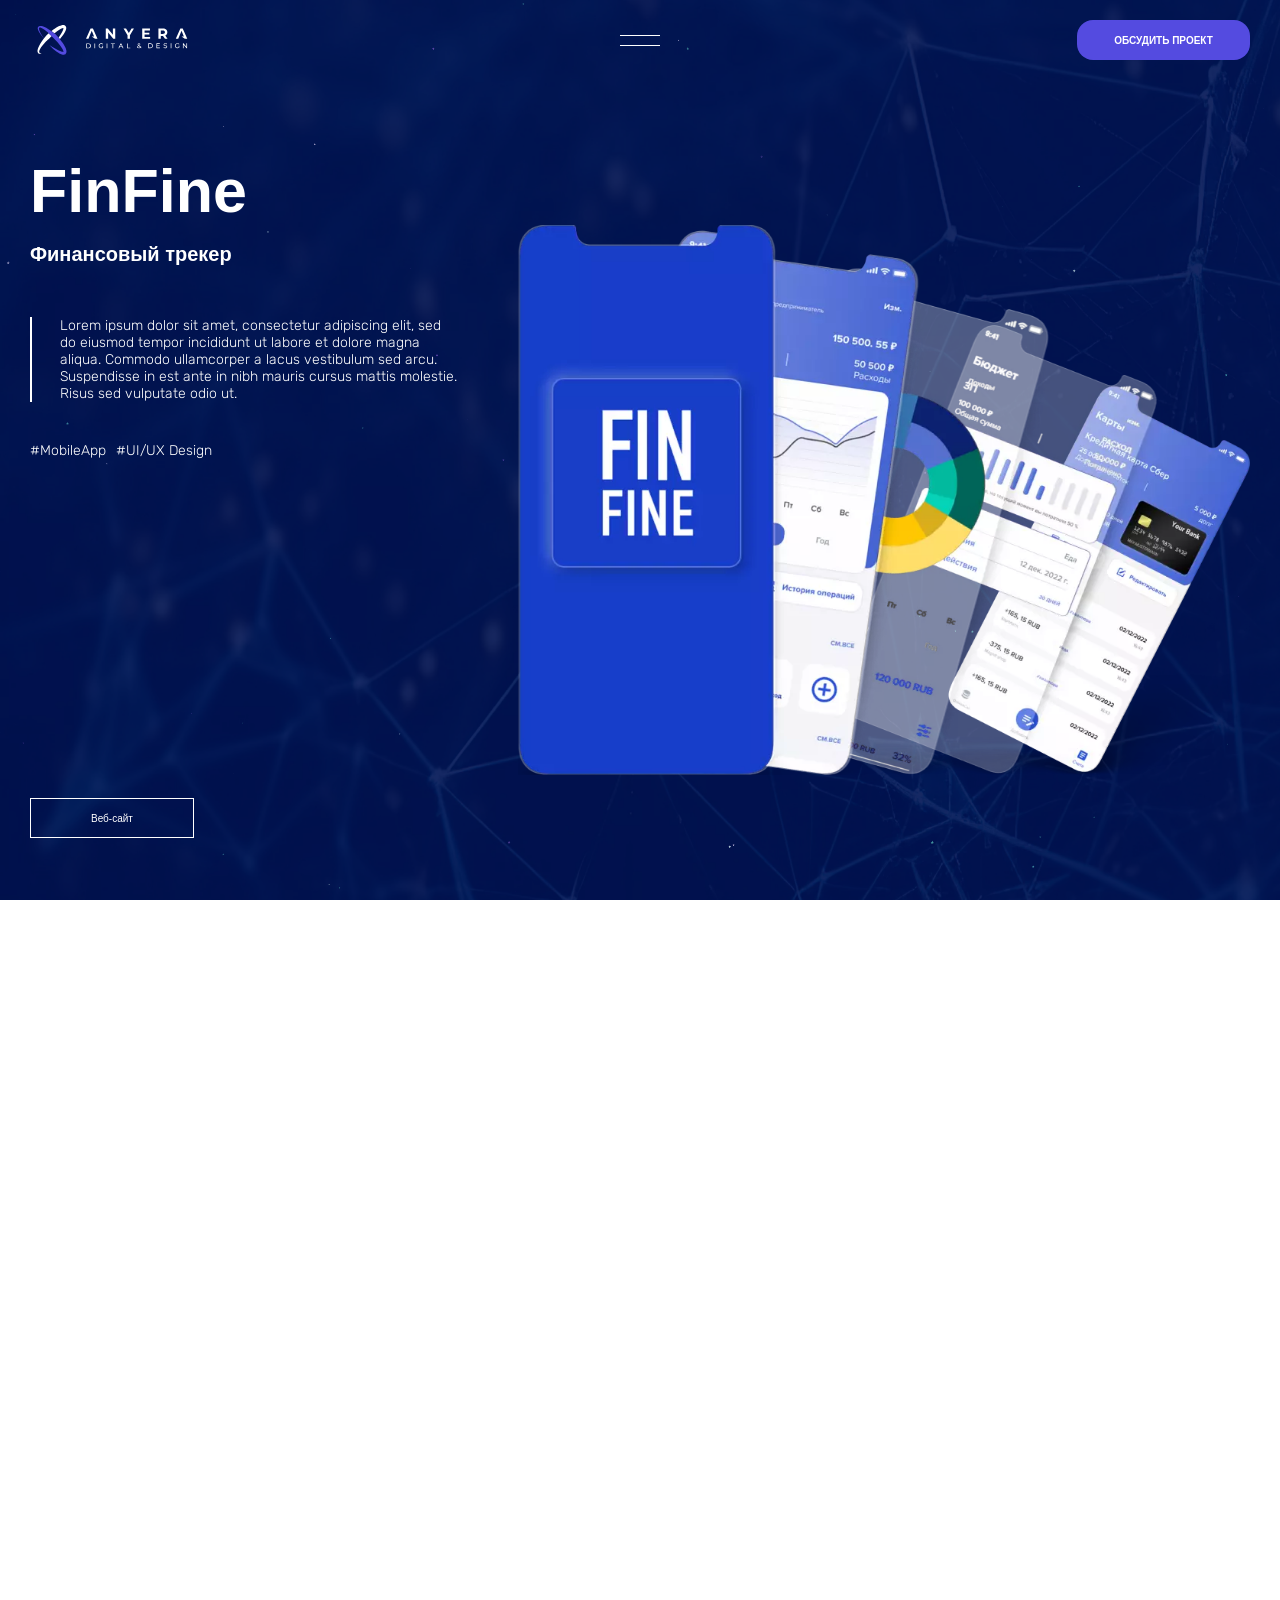
<file: project.html>
<!DOCTYPE html>
<html lang="en">
<head>
  <meta charset="UTF-8">
  <meta http-equiv="X-UA-Compatible" content="IE=edge">
  <meta name="viewport" content="width=device-width, initial-scale=1.0">
  <title>Anyera</title>
  <link rel="shortcut icon" href="img/favicon.ico" type="image/x-icon">
  <link href="img/apple-touch-icon.png" rel="apple-touch-icon" sizes="72x72">
  <link href="img/apple-touch-icon.png" rel="apple-touch-icon" sizes="76x76">
  <link href="img/apple-touch-icon.png" rel="apple-touch-icon" sizes="144x144">
  <link href="img/apple-touch-icon.png" rel="apple-touch-icon" sizes="152x152">
  <link href="img/apple-touch-icon.png" rel="apple-touch-icon" sizes="180x180">
  <link href="img/apple-touch-icon-192x192.png" rel="apple-touch-icon" sizes="192x192">
  <link href="img/apple-touch-icon.png" rel="apple-touch-icon">
  <meta name="msapplication-TileImage" content="img/apple-touch-icon.png">
  <link href="img/favicon-16x16.png" rel="icon" sizes="16x16" type="image/png">
  <link href="img/favicon-32x32.png" rel="icon" sizes="32x32" type="image/png">
  <link href="img/favicon.ico" rel="shortcut icon">
  <link href="img/site.webmanifest" rel="manifest">
  <link rel="stylesheet" href="css/swiper.min.css">
  <link rel="stylesheet" href="css/fonts.css">
  <link rel="stylesheet" href="css/reset.css">
  <link rel="stylesheet" href="css/style.css">
  <script>window.console = window.console || function(t) {};</script>
</head>
<body>
  <div class="overlay"></div>
  <!-- <div class="preloader">
    <div class="preloader__top"></div>
    <svg class="preloader__image" xmlns="http://www.w3.org/2000/svg" width="31" height="31" viewBox="0 0 31 31" fill="none">
      <path d="M2.32467 23.0762C0.852365 20.7515 0 17.9953 0 15.04C0 6.73365 6.73365 0 15.04 0C15.2501 0 15.4591 0.00430619 15.6671 0.012836L2.32467 23.0762Z" fill="currentColor"/>
      <path d="M18.8191 0.478815L29.5746 18.9199C29.9042 17.6821 30.0798 16.3816 30.0798 15.04C30.0798 8.03889 25.2962 2.15511 18.8191 0.478815Z" fill="currentColor"/>
      <path d="M26.5359 24.7384L23.4677 20.3018L19.5899 20.0344C18.4098 19.953 17.3278 19.3482 16.6402 18.3855L16.0843 17.6073C15.922 17.38 16.0395 17.0606 16.3105 16.9929L21.2899 15.7481L17.1017 7.81303L6.03521 26.986C6.02162 27.0095 6.00783 27.0329 5.9938 27.056C8.51128 28.9544 11.6444 30.0799 15.0403 30.0799C19.6509 30.0799 23.777 28.0052 26.5359 24.7384Z" fill="currentColor"/>
    </svg>
    <div class="preloader__bottom"></div>
  </div> -->
  <div class="cursor">
    <div class="cursor__block">
      <div class="cursor__wrapper">
        <div class="cursor__text cursor__text_slider">
          <p>
            <svg width="80" height="26" viewBox="0 0 80 26" fill="none" xmlns="http://www.w3.org/2000/svg">
              <path d="M0.545556 14.0454C-0.18185 13.5274 -0.181853 12.4726 0.545553 11.9546L16.9788 0.253285C17.8607 -0.374635 19.1034 0.236825 19.1034 1.29864V24.7014C19.1034 25.7632 17.8607 26.3746 16.9788 25.7467L0.545556 14.0454Z" fill="currentColor"/>
              <path d="M79.4544 14.0454C80.1819 13.5274 80.1819 12.4726 79.4544 11.9546L63.0212 0.253285C62.1393 -0.374635 60.8966 0.236825 60.8966 1.29864V24.7014C60.8966 25.7632 62.1393 26.3746 63.0212 25.7467L79.4544 14.0454Z" fill="currentColor"/>
              <path d="M45.9705 13.2336C45.9705 16.4353 43.2974 19.0308 40 19.0308C36.7026 19.0308 34.0295 16.4353 34.0295 13.2336C34.0295 10.0318 36.7026 7.43635 40 7.43635C43.2974 7.43635 45.9705 10.0318 45.9705 13.2336Z" fill="currentColor"/>
            </svg>
          </p>
        </div>
        <div class="cursor__text cursor__text_showreel"><p>ОТКРЫТЬ</p></div>
      </div>
      <div class="cursor__left"></div>
      <div class="cursor__right"></div>
    </div>
  </div>
  <header class="header">
    <div class="header__progress">
      <div class="header__progress_bar"></div>
    </div>
    <div class="container header__container">
      <div class="header__content">
        <a class="header__name" href="index.html">
          <svg width="170" height="34" viewBox="0 0 170 34" fill="none" xmlns="http://www.w3.org/2000/svg">
            <path style="--inc-step: 1;" d="M32.5327 2.84143C32.5054 2.63655 32.459 2.4347 32.394 2.23855C32.2422 1.78279 31.9952 1.36477 31.6697 1.01238C31.3284 0.668391 30.9145 0.405703 30.4586 0.243702C30.2653 0.16637 30.0642 0.110478 29.8588 0.0770211C29.675 0.0361788 29.4878 0.012729 29.2997 0.0069799C28.6734 -0.0210865 28.0462 0.0355733 27.4349 0.175434C26.4162 0.426043 25.4252 0.778606 24.4766 1.22783C22.6587 2.07275 21.0139 3.08436 19.4221 4.1598C18.4664 4.80436 17.5406 5.48172 16.6325 6.1777C16.3611 6.38576 16.0905 6.59529 15.8208 6.8063C16.9285 7.64147 19.0432 9.29587 19.2658 9.48471C19.5013 9.27784 19.7393 9.07274 19.9795 8.86941C20.5625 8.3738 21.1544 7.88795 21.7586 7.41894C23.1516 6.33729 24.6109 5.33721 26.0958 4.53572C26.788 4.14769 27.5182 3.83246 28.275 3.59504C28.5581 3.50582 28.8514 3.45309 29.1477 3.43811C29.1907 3.43584 29.2337 3.43584 29.2767 3.43811H29.3253C29.3306 3.47092 29.335 3.50372 29.3412 3.53564C29.3584 3.84621 29.3328 4.15769 29.2652 4.46125C29.0857 5.25567 28.8219 6.02847 28.4781 6.7664C27.7715 8.33745 26.8537 9.88013 25.8732 11.3927C25.3944 12.1321 24.8909 12.8618 24.3715 13.5808C24.224 13.7891 24.0712 13.9957 23.9192 14.2014C24.4731 14.8442 25.1435 15.6741 25.4783 16.089L25.3511 15.9276C25.5578 15.6971 25.7654 15.4657 25.9695 15.2316C26.6426 14.4674 27.3015 13.6854 27.9375 12.8777C29.1327 11.366 30.1997 9.75655 31.1273 8.06615C31.6223 7.15797 32.0228 6.201 32.3224 5.21042C32.4919 4.61752 32.577 4.00352 32.5751 3.38669C32.5778 3.20401 32.5636 3.02148 32.5327 2.84143ZM12.7776 9.3136C12.6699 9.40846 12.5612 9.50156 12.4526 9.59642C11.8015 10.1594 11.147 10.7197 10.5428 11.3359C9.50751 12.3928 8.59502 13.5631 7.68429 14.7325L7.40428 15.0871L7.29739 15.2263C7.26824 15.2644 7.23909 15.3008 7.20906 15.338C5.93484 16.9717 4.74859 18.6725 3.65537 20.4333C2.65808 22.0664 1.73764 23.7589 0.992102 25.5729C0.600783 26.5038 0.304813 27.4722 0.10876 28.4632C0.00501703 29.012 -0.0246941 29.5724 0.0204263 30.1291C0.0734268 30.7108 0.285428 31.4307 0.84105 31.9538C1.40815 32.4591 2.1113 32.5886 2.6625 32.5744C3.19243 32.5569 3.71727 32.4647 4.2216 32.3004C4.37795 32.2463 4.53342 32.1869 4.68888 32.1329C3.01054 31.8332 2.30386 31.4502 2.02473 30.756C1.9652 30.5981 1.92371 30.4339 1.90106 30.2666C1.90106 30.2621 1.90106 30.2568 1.90106 30.2506C1.90106 30.1868 1.90106 30.1167 1.90106 30.0414C1.93922 29.6743 2.02046 29.313 2.1431 28.965C2.4319 28.1705 2.80193 27.4081 3.24727 26.69C3.91161 25.5918 4.64756 24.5389 5.45032 23.5382C5.75066 23.1498 6.05453 22.7686 6.37077 22.3909C6.86014 21.8102 7.36276 21.2383 7.87245 20.6762C8.103 20.4236 8.33797 20.17 8.57382 19.9182C8.56807 19.9113 8.56081 19.9059 8.55262 19.9022C8.55262 19.9022 10.2548 18.0971 11.6682 16.7734C11.6743 16.7734 11.6743 16.7734 11.6796 16.7681C12.3642 16.1111 14.948 13.5684 15.857 12.6703L16.0063 12.5213C15.3711 11.8785 13.6115 10.0965 12.7776 9.31271V9.3136ZM12.5603 9.11145L12.737 9.27725C12.6716 9.21253 12.6125 9.15756 12.5603 9.11057V9.11145Z" fill="currentColor"/>
            <path style="--inc-step: 2;" d="M32.6648 28.5477C32.4184 27.5223 32.0667 26.5251 31.6152 25.5722C30.7704 23.7478 29.7589 22.0911 28.6898 20.492C27.7856 19.1519 26.8282 17.8606 25.8318 16.6012L25.7015 16.438L25.6226 16.3387C25.2866 15.9236 24.6137 15.097 24.0579 14.4505C23.2255 13.4749 22.3798 12.5179 21.5093 11.5813C20.8155 10.9528 20.1081 10.3358 19.387 9.73038C19.1628 9.54147 17.0405 7.88652 15.9298 7.05106C14.7773 6.2227 13.6187 5.41473 12.4095 4.67506C10.7747 3.641 9.05666 2.74481 7.27327 1.99574C6.34221 1.60451 5.37438 1.30739 4.38422 1.10884C3.8363 1.00525 3.277 0.975417 2.72118 1.02015C2.1361 1.07336 1.41628 1.28622 0.899458 1.84408C0.382639 2.40194 0.258532 3.11855 0.26917 3.67907C0.29105 4.20871 0.383469 4.73306 0.54398 5.23824C0.857036 6.15428 1.25968 7.03718 1.74605 7.8741C2.66533 9.53083 3.77343 11.0386 4.91256 12.5019C5.70331 13.5183 6.53039 14.5028 7.36989 15.4748L7.47716 15.3356C6.69882 14.3352 5.95063 13.3143 5.25209 12.2598C4.23585 10.7336 3.35064 9.12406 2.60594 7.44839C2.25271 6.63635 1.98905 5.78819 1.81963 4.91895C1.74449 4.53106 1.72657 4.13425 1.76644 3.74115C1.80988 3.38107 1.9393 3.13806 2.0838 3.03607C2.2283 2.93408 2.46587 2.89062 2.79919 2.91279C3.16627 2.94725 3.52772 3.02679 3.87538 3.14959C4.67038 3.44295 5.43441 3.8143 6.1563 4.25822C7.65091 5.15664 9.07548 6.24842 10.4469 7.39518C11.2004 8.03108 11.9344 8.68827 12.6551 9.35611C12.7074 9.40311 12.7668 9.4581 12.8324 9.52196L12.8714 9.55832C13.7056 10.3423 15.4741 12.1241 16.1115 12.768C16.1567 12.8159 16.2196 12.8798 16.295 12.9587C16.3269 12.9924 16.3446 13.0092 16.3446 13.0092C17.474 14.1746 21.1946 17.9661 21.1946 17.9661C21.7806 18.5107 22.7025 19.575 22.7247 19.6149V19.6211C23.6608 20.6694 24.5685 21.7354 25.4249 22.8379C26.5064 24.2427 27.5117 25.7061 28.3121 27.1978C28.6956 27.8959 29.0112 28.6292 29.2545 29.3876C29.3372 29.6736 29.3892 29.9677 29.4096 30.2647C29.4145 30.3082 29.4127 30.3522 29.4043 30.3951V30.4474C29.3777 30.4528 29.3458 30.4528 29.3156 30.459C29.0054 30.4791 28.6939 30.4555 28.3902 30.3889C28.1863 30.3454 27.9806 30.2913 27.7696 30.2275C27.7371 30.224 27.7049 30.2186 27.673 30.2115C24.7476 29.5127 17.5981 25.1101 13.4574 22.6028C16.1035 25.589 19.6796 28.828 21.7673 30.3774C22.7335 31.0577 23.7374 31.6828 24.7742 32.2496C25.682 32.7518 26.6414 33.1541 27.6358 33.4496C28.2265 33.6218 28.8386 33.7093 29.4539 33.7095C29.6378 33.7072 29.8213 33.6909 30.0027 33.6607C30.208 33.6381 30.4098 33.5907 30.6037 33.5197C31.0643 33.3748 31.4857 33.1267 31.8359 32.7942C32.1783 32.452 32.4408 32.0383 32.6045 31.5827C32.6776 31.3856 32.7337 31.1827 32.772 30.976C32.8082 30.7912 32.8295 30.6038 32.8359 30.4155C32.8667 29.788 32.8092 29.1592 32.6648 28.5477Z" fill="currentColor"/>
            <path style="--inc-step: 3;" d="M60.1681 4L55 15.6628H57.7497L61.4762 6.65093L64.1284 13.0912H61.5012L65.1869 15.6628H68.0034L62.8185 4H60.1681Z" fill="currentColor"/>
            <path style="--inc-step: 4;" d="M85.4384 11.0757L79.6253 4H77.3867V15.6628H80.0594V8.58431L85.8894 15.6628H88.1111V4H85.4384V11.0757Z" fill="currentColor"/>
            <path style="--inc-step: 5;" d="M106.632 4L103.497 9.17776L100.374 4H97.4961L102.031 11.5058V15.6628H104.741V11.5338L109.293 4H106.632Z" fill="currentColor"/>
            <path style="--inc-step: 6;" d="M121.344 10.7976H126.729V8.69908H121.344V6.16665H127.442V4H118.676V15.6628H127.657V13.4971H121.344V10.7976Z" fill="currentColor"/>
            <path style="--inc-step: 7;" d="M144.784 11.913C145.496 11.6156 146.105 11.1141 146.532 10.4715C146.943 9.84446 147.148 9.09804 147.149 8.23219C147.149 7.35453 146.943 6.59909 146.532 5.96588C146.105 5.31888 145.497 4.81202 144.784 4.5085C144.03 4.17012 143.131 4.00062 142.087 4H137.042V15.6628H139.74V12.4103H142.087H142.212L144.45 15.6609H147.364L144.76 11.9223L144.784 11.913ZM143.802 6.73189C144.213 7.08706 144.418 7.58686 144.418 8.23126C144.418 8.86385 144.213 9.36147 143.802 9.7241C143.392 10.0867 142.77 10.2671 141.937 10.2653H139.74V6.19634H141.937C142.77 6.19634 143.392 6.37424 143.802 6.73003V6.73189Z" fill="currentColor"/>
            <path style="--inc-step: 8;" d="M164.567 4H161.916L156.748 15.6628H159.499L163.224 6.65093L165.876 13.0912H163.25L166.936 15.6628H169.751L164.567 4Z" fill="currentColor"/>
            <path style="--inc-step: 9;" d="M55.2676 26.3851V20.9304H57.5666C58.0997 20.9197 58.6275 21.0374 59.1056 21.2735C59.5344 21.489 59.8936 21.8213 60.1418 22.232C60.3845 22.6683 60.5118 23.1592 60.5118 23.6584C60.5118 24.1576 60.3845 24.6485 60.1418 25.0847C59.8938 25.4946 59.5345 25.8256 59.1056 26.0392C58.6278 26.276 58.0998 26.3937 57.5666 26.3824L55.2676 26.3851ZM56.0464 25.7081H57.521C57.9271 25.7184 58.3296 25.6301 58.694 25.4507C59.0137 25.289 59.2799 25.0386 59.4608 24.7295C59.64 24.4004 59.7339 24.0317 59.7339 23.657C59.7339 23.2824 59.64 22.9137 59.4608 22.5846C59.2787 22.2774 59.0127 22.0286 58.694 21.8674C58.3287 21.6896 57.9258 21.6031 57.5197 21.6154H56.0451L56.0464 25.7081Z" fill="currentColor"/>
            <path style="--inc-step: 9;" d="M64.5342 26.3844V20.9297H65.313V26.3844H64.5342Z" fill="currentColor"/>
            <path style="--inc-step: 10;" d="M72.2413 26.3816C71.8448 26.3855 71.4511 26.3155 71.0803 26.1752C70.7394 26.0452 70.4284 25.8476 70.166 25.5941C69.9036 25.3407 69.6952 25.0367 69.5534 24.7006C69.2621 23.9865 69.2621 23.1867 69.5534 22.4726C69.6956 22.1395 69.9035 21.8386 70.1647 21.5878C70.431 21.3339 70.7449 21.1353 71.0884 21.0033C71.8484 20.7255 72.6823 20.7255 73.4424 21.0033C73.7924 21.1378 74.105 21.3543 74.354 21.6347L73.87 22.1173C73.6627 21.9097 73.4149 21.7468 73.1421 21.6388C72.8695 21.535 72.5799 21.4832 72.2882 21.4859C71.9913 21.4834 71.6967 21.5366 71.4195 21.6428C71.1627 21.7429 70.9284 21.8933 70.7305 22.0852C70.5341 22.2741 70.3801 22.5026 70.2787 22.7554C70.066 23.291 70.066 23.8875 70.2787 24.4231C70.3812 24.6754 70.5351 24.9036 70.7305 25.0934C70.9283 25.2847 71.1626 25.4343 71.4195 25.5331C71.6953 25.6391 71.9887 25.6918 72.2842 25.6886C72.5689 25.6905 72.852 25.6452 73.122 25.5545C73.3998 25.4577 73.6535 25.3022 73.866 25.0987L74.3111 25.6899C74.0328 25.9234 73.7112 26.0997 73.3646 26.2087C73.0016 26.3251 72.6225 26.3835 72.2413 26.3816ZM73.559 25.5867V23.5598H74.307V25.6859L73.559 25.5867Z" fill="currentColor"/>
            <path style="--inc-step: 10;" d="M78.375 26.3844V20.9297H79.1498V26.3844H78.375Z" fill="currentColor"/>
            <path style="--inc-step: 11;" d="M85.0419 26.3777V21.608H83.1719V20.9297H87.6842V21.608H85.8074V26.3844L85.0419 26.3777Z" fill="currentColor"/>
            <path style="--inc-step: 11;" d="M91.7061 26.3844L94.1767 20.9297H94.9475L97.4262 26.3844H96.6085L94.4019 21.3667H94.7143L92.5104 26.3844H91.7061ZM92.7584 25.021L92.9689 24.3977H96.0387L96.2653 25.021H92.7584Z" fill="currentColor"/>
            <path style="--inc-step: 12;" d="M101.448 26.3844V20.9297H102.228V25.7074H105.178V26.3844H101.448Z" fill="currentColor"/>
            <path style="--inc-step: 12;" d="M114.821 26.3587C114.485 26.3647 114.152 26.3036 113.84 26.1791C113.574 26.0747 113.34 25.9028 113.162 25.6804C112.996 25.4696 112.908 25.2084 112.912 24.9404C112.91 24.7068 112.966 24.4764 113.076 24.2702C113.208 24.0409 113.386 23.8407 113.597 23.6817C113.891 23.4571 114.205 23.2601 114.536 23.0932C114.792 22.9626 115.04 22.8171 115.28 22.6575C115.428 22.5632 115.557 22.4428 115.662 22.3022C115.735 22.1959 115.775 22.0696 115.774 21.9403C115.777 21.8589 115.761 21.778 115.729 21.7032C115.697 21.6285 115.649 21.5616 115.588 21.5073C115.436 21.3871 115.245 21.3274 115.052 21.3397C114.845 21.3276 114.641 21.3931 114.479 21.5234C114.412 21.5832 114.358 21.6572 114.322 21.7402C114.287 21.8232 114.27 21.913 114.273 22.0033C114.273 22.1003 114.29 22.1965 114.324 22.2875C114.369 22.398 114.433 22.5004 114.512 22.5904C114.635 22.7389 114.766 22.8807 114.904 23.0154L117.788 25.8828L117.368 26.3815L114.306 23.3345C114.151 23.184 114.007 23.0213 113.877 22.8478C113.781 22.721 113.705 22.5805 113.651 22.4309C113.605 22.2982 113.581 22.1586 113.581 22.018C113.576 21.7903 113.64 21.5664 113.765 21.3759C113.891 21.1863 114.069 21.0373 114.278 20.9469C114.523 20.8409 114.787 20.7892 115.053 20.7954C115.299 20.7894 115.543 20.8351 115.77 20.9295C115.967 21.0104 116.134 21.1499 116.248 21.3291C116.363 21.5083 116.419 21.7185 116.41 21.9309C116.411 22.1333 116.359 22.3323 116.257 22.5073C116.132 22.7106 115.966 22.8859 115.77 23.0221C115.485 23.2258 115.182 23.4052 114.867 23.5583C114.61 23.6857 114.365 23.8355 114.135 24.0061C113.983 24.1164 113.855 24.2553 113.757 24.4149C113.681 24.551 113.642 24.7043 113.643 24.86C113.641 25.0249 113.695 25.1856 113.796 25.3158C113.907 25.4561 114.056 25.5625 114.225 25.6228C114.43 25.7 114.648 25.7373 114.867 25.7327C115.194 25.7371 115.516 25.6592 115.805 25.5061C116.096 25.3464 116.339 25.1123 116.51 24.8278C116.717 24.4831 116.858 24.1031 116.927 23.7071L117.528 23.9015C117.443 24.3778 117.26 24.8314 116.992 25.234C116.752 25.5848 116.43 25.8712 116.053 26.0678C115.672 26.2624 115.249 26.3622 114.821 26.3587Z" fill="currentColor"/>
            <path style="--inc-step: 13;" d="M125.514 26.2503V20.7956H127.813C128.346 20.7849 128.874 20.9026 129.352 21.1388C129.782 21.3534 130.144 21.6858 130.393 22.0973C130.636 22.5335 130.763 23.0244 130.763 23.5236C130.763 24.0228 130.636 24.5137 130.393 24.95C130.146 25.3609 129.786 25.6928 129.357 25.9071C128.879 26.1439 128.351 26.2616 127.818 26.2503H125.514ZM126.293 25.5733H127.767C128.173 25.5837 128.576 25.4953 128.94 25.3159C129.26 25.1543 129.526 24.9039 129.707 24.5947C129.886 24.2656 129.98 23.8969 129.98 23.5223C129.98 23.1476 129.886 22.7789 129.707 22.4498C129.525 22.1427 129.259 21.8939 128.94 21.7326C128.575 21.5549 128.172 21.4684 127.766 21.4806H126.291L126.293 25.5733Z" fill="currentColor"/>
            <path style="--inc-step: 13;" d="M135.563 25.5726H138.743V26.2496H134.784V20.7949H138.634V21.4799H135.563V25.5726ZM135.493 23.1489H138.298V23.8112H135.493V23.1489Z" fill="currentColor"/>
            <path style="--inc-step: 14;" d="M144.854 26.2432C144.449 26.2448 144.047 26.18 143.662 26.0515C143.332 25.9517 143.026 25.7831 142.766 25.5569L143.054 24.9496C143.289 25.1474 143.558 25.3005 143.849 25.4014C144.17 25.5209 144.511 25.5817 144.854 25.581C145.116 25.5896 145.376 25.5524 145.625 25.4711C145.797 25.417 145.949 25.3129 146.062 25.1721C146.153 25.0463 146.2 24.8942 146.196 24.7391C146.2 24.6552 146.185 24.5714 146.154 24.4935C146.122 24.4156 146.075 24.3453 146.014 24.2874C145.876 24.1637 145.714 24.0693 145.538 24.0099C145.328 23.936 145.113 23.8751 144.896 23.8276C144.661 23.7753 144.427 23.7149 144.191 23.6439C143.966 23.5788 143.748 23.4888 143.543 23.3758C143.352 23.2697 143.191 23.1182 143.073 22.9347C142.945 22.72 142.882 22.4726 142.893 22.2229C142.891 21.9482 142.968 21.6786 143.116 21.4467C143.283 21.1939 143.521 20.9962 143.801 20.8783C144.174 20.7228 144.577 20.6496 144.982 20.6639C145.298 20.6644 145.614 20.7063 145.92 20.7885C146.209 20.8613 146.483 20.9823 146.731 21.1465L146.474 21.7698C146.247 21.618 145.997 21.5035 145.734 21.4307C145.487 21.3628 145.233 21.3277 144.978 21.3261C144.72 21.318 144.464 21.3575 144.221 21.4427C144.05 21.502 143.899 21.6107 143.788 21.7551C143.699 21.8825 143.652 22.035 143.654 22.1907C143.65 22.276 143.664 22.3611 143.696 22.4404C143.727 22.5197 143.775 22.5914 143.837 22.6506C143.975 22.772 144.137 22.8633 144.313 22.9187C144.523 22.9907 144.738 23.0516 144.955 23.101C145.189 23.1559 145.424 23.2163 145.66 23.2846C145.885 23.3485 146.103 23.4385 146.307 23.5527C146.497 23.6581 146.659 23.8081 146.778 23.9898C146.905 24.2008 146.968 24.4446 146.958 24.6909C146.958 24.9633 146.88 25.2302 146.732 25.459C146.56 25.7125 146.317 25.9101 146.034 26.0274C145.66 26.1818 145.258 26.2553 144.854 26.2432Z" fill="currentColor"/>
            <path style="--inc-step: 14;" d="M150.979 26.2496V20.7949H151.759V26.2496H150.979Z" fill="currentColor"/>
            <path style="--inc-step: 15;" d="M158.688 26.2471C158.291 26.2511 157.897 26.1811 157.527 26.0407C157.186 25.9107 156.875 25.7131 156.612 25.4596C156.35 25.2062 156.141 24.9022 156 24.566C155.708 23.8519 155.708 23.0521 156 22.338C156.141 22.0047 156.349 21.7037 156.611 21.4533C156.877 21.1988 157.191 21.0001 157.535 20.8688C157.907 20.7274 158.304 20.6574 158.702 20.6624C159.107 20.6573 159.509 20.7288 159.887 20.8728C160.237 21.0073 160.55 21.2238 160.799 21.5042L160.316 21.9868C160.109 21.7788 159.86 21.6159 159.587 21.5082C159.032 21.3018 158.421 21.3018 157.866 21.5082C157.608 21.6059 157.372 21.754 157.171 21.9439C156.975 22.1332 156.822 22.3616 156.72 22.6142C156.507 23.1497 156.507 23.7463 156.72 24.2818C156.823 24.5339 156.976 24.762 157.171 24.9521C157.37 25.1435 157.604 25.2931 157.862 25.3918C158.137 25.4981 158.431 25.5509 158.726 25.5473C159.011 25.5492 159.294 25.5039 159.564 25.4133C159.842 25.3158 160.095 25.1605 160.308 24.9575L160.752 25.5487C160.474 25.7824 160.152 25.9588 159.806 26.0675C159.445 26.1858 159.067 26.2464 158.688 26.2471ZM160.004 25.4521V23.4252H160.752V25.5513L160.004 25.4521Z" fill="currentColor"/>
            <path style="--inc-step: 15;" d="M164.82 26.2496V20.7949H165.46L169.067 25.2764H168.732V20.7949H169.511V26.2496H168.878L165.259 21.7695H165.594V26.2496H164.82Z" fill="currentColor"/>
          </svg>
        </a>
        <button class="header__burger" aria-label="Открыть меню">
          <span></span>
          <span></span>
          <span></span>
          <span></span>
        </button>
        <div class="header__right">
          <div class="header__links">
            <a class="header__link text text__middle" href="team.html"><span class="text__rotate">Команда</span></a>
            <a class="header__link text text__middle" href="projects.html"><span class="text__rotate">Проекты</span></a>
          </div>
          <div class="header__buttons">
            <button class="btn btn_new button__project">
              <span class="button__text">ОБСУДИТЬ ПРОЕКТ</span>
            </button>
            <a href="briefing.html" class="btn btn_new button__briefing">
              <span class="button__text">БРИФИНГ</span>
            </a> 
            <!-- <a href="briefing.html" class="btn button__feedback">
              <span class="button__text">КАЛЬКУЛЯТОР</span>
              <span class="button__hover"></span>
            </a> -->
            <div class="header__consultation_burger_flex">
              <button class="header__consultation_burger" aria-label="Закрыть меню">
                <svg width="23" height="22" viewBox="0 0 23 22" fill="none" xmlns="http://www.w3.org/2000/svg">
                  <path d="M1 21.3241L21.3241 1M1.42335 1L21.7475 21.3241" stroke="currentColor"/>
                </svg>
              </button>
            </div>
          </div>
        </div>
      </div>
    </div>
  </header>
  <main class="main" data-scroll-container>
    <section class="project_top" data-scroll-section id="top" style="background: #001254;">
      <img class="project_top__back" src="img/project/project_1/project_shadow.webp" alt="">
      <div class="container project_top__container">
        <div id="project_top__star" class="project_top__star"></div>
        <div class="project_top__block">
          <div class="project_top__info">
            <div class="project_top__info_block">
              <h1 class="project_top__head">FinFine</h1>
              <h4 class="project_top__desc">Финансовый трекер</h4>
              <div class="project_top__info_flex">
                <p class="project_top__info_desc">Lorem ipsum dolor sit amet, consectetur adipiscing elit, sed do eiusmod tempor incididunt 
                  ut labore et dolore magna aliqua. Commodo ullamcorper a lacus vestibulum sed arcu. 
                  Suspendisse in est ante in nibh mauris cursus mattis molestie. Risus sed vulputate odio ut.</p>
                  <div class="project_top__info_tags">
                    <p class="project_top__info_tag">#MobileApp</p>
                    <p class="project_top__info_tag">#UI/UX Design</p>
                  </div>
              </div>
            </div>
            <a href="#" target="_blank" class="btn project_top__button">
              <span class="button__text">Веб-сайт</span>
              <span class="button__hover"></span>
            </a>
          </div>
          <div class="project_top__image">
            <img src="img/project/project_1/project_top.webp" alt="">
          </div>
        </div>
      </div>
    </section>
    <section class="project_banner" data-scroll-section>
      <div class="container project_banner__container">
        <div class="project_banner__block">
          <div class="project__info">
            <div class="project__info_left">
              <h4 class="project__head">Основная задача</h4>
            </div>
            <div class="project__info_right">
              <p class="project__desc">Lorem ipsum dolor sit amet, consectetur adipiscing elit, sed do eiusmod tempor incididunt ut labore et dolore magna aliqua. Commodo ullamcorper a lacus vestibulum sed arcu. Suspendisse in est ante in nibh mauris cursus mattis molestie. Risus sed vulputate odio ut. Orci phasellus egestas tellus rutrum tellus pellentesque eu tincidunt. Hac habitasse platea dictumst vestibulum rhoncus. Ac turpis egestas integer eget. Auctor eu augue ut lectus arcu. Id consectetur purus ut faucibus. Justo laoreet sit amet cursus sit amet dictum sit. Ac odio tempor orci dapibus ultrices. Tempor orci eu lobortis elementum nibh tellus. Urna duis convallis convallis tellus id interdum velit laoreet</p>
            </div>
          </div>
        </div>
      </div>
    </section>
    <section class="project_banner" data-scroll-section data-persistent data-scroll-section-inview>
      <div class="project_banner__inview inview" data-scroll data-scroll-repeat>
        <div class="project_banner__target inview__target" id="project_banner__target"></div>
        <div class="project_banner__button inview__flex" data-scroll data-scroll-sticky data-scroll-target="#project_banner__target">
          <div class="project_banner__block inview__block">
            <img src="img/project/project_1/project_banner.webp" alt="">
          </div>
        </div>
      </div>
    </section>
    <section class="project_desktop" data-scroll-section>
      <div class="container project_banner__container">
        <div class="project_desktop__block">
          <div class="project__info">
            <div class="project__info_left">
              <h4 class="project__head">Desktop версия</h4>
            </div>
            <div class="project__info_right">
              <p class="project__desc">Lorem ipsum dolor sit amet, consectetur adipiscing elit, sed do eiusmod tempor incididunt ut labore et dolore magna aliqua. Commodo ullamcorper a lacus vestibulum sed arcu. Suspendisse in est ante in nibh mauris cursus mattis molestie. Risus sed vulputate odio ut. Orci phasellus egestas tellus rutrum tellus pellentesque eu tincidunt. Hac habitasse platea dictumst vestibulum rhoncus. Ac turpis egestas integer eget. Auctor eu augue ut lectus arcu. Id consectetur purus ut faucibus. Justo laoreet sit amet cursus sit amet dictum sit. Ac odio tempor orci dapibus ultrices. Tempor orci eu lobortis elementum nibh tellus. Urna duis convallis convallis tellus id interdum velit laoreet</p>
            </div>
          </div>
        </div>
      </div>
      <div class="container project_desktop__container">
        <div class="project_desktop__slider">
          <div class="project_desktop__img">
            <img src="img/project/notebook.svg" alt="">
          </div>
          <div class="project_desktop__swiper swiper">
            <ul class="project_desktop__list swiper-wrapper">
              <li class="project_desktop__item swiper-slide">
                <div class="project_desktop__image">
                  <img src="img/project/project_1/project_desktop_1.webp" alt="">
                </div>
              </li>
              <li class="project_desktop__item swiper-slide">
                <div class="project_desktop__image">
                  <img src="img/project/project_1/project_desktop_2.webp" alt="">
                </div>
              </li>
            </ul>
          </div>
          <div class="project_desktop__navigation">
            <div class="swiper-pagination project_desktop__pagination"></div>
          </div>
        </div>
      </div>
    </section>
    <section class="project_tab" data-scroll-section>

      <div class="container project_banner__container">
        <div class="project_tab__block">
          <div class="project__info">
            <div class="project__info_left">
              <h4 class="project__head">Tablet версия</h4>
            </div>
            <div class="project__info_right">
              <p class="project__desc">Lorem ipsum dolor sit amet, consectetur adipiscing elit, sed do eiusmod tempor incididunt ut labore et dolore magna aliqua. Commodo ullamcorper a lacus vestibulum sed arcu. Suspendisse in est ante in nibh mauris cursus mattis molestie. Risus sed vulputate odio ut. Orci phasellus egestas tellus rutrum tellus pellentesque eu tincidunt. Hac habitasse platea dictumst vestibulum rhoncus. Ac turpis egestas integer eget. Auctor eu augue ut lectus arcu. Id consectetur purus ut faucibus. Justo laoreet sit amet cursus sit amet dictum sit. Ac odio tempor orci dapibus ultrices. Tempor orci eu lobortis elementum nibh tellus. Urna duis convallis convallis tellus id interdum velit laoreet</p>
            </div>
          </div>
        </div>
      </div>
      <div class="container project_tab__container">
        <div class="project_tab__slider">
          <div class="project_tab__img">
            <img src="img/project/tab.svg" alt="">
          </div>
          <div class="project_tab__swiper swiper">
            <ul class="project_tab__list swiper-wrapper">
              <li class="project_tab__item swiper-slide">
                <div class="project_tab__image">
                  <img src="img/project/project_1/project_tab_1.webp" alt="">
                </div>
              </li>
              <li class="project_tab__item swiper-slide">
                <div class="project_tab__image">
                  <img src="img/project/project_1/project_tab_2.webp" alt="">
                </div>
              </li>
            </ul>
          </div>
          <div class="project_tab__navigation">
            <div class="swiper-pagination project_tab__pagination"></div>
          </div>
        </div>
      </div>
    </section>
    <section class="project_phone" data-scroll-section>
      <div class="container project_banner__container">
        <div class="project_phone__block">
          <div class="project__info">
            <div class="project__info_left">
              <h4 class="project__head">Mobile версия</h4>
            </div>
            <div class="project__info_right">
              <p class="project__desc">Lorem ipsum dolor sit amet, consectetur adipiscing elit, sed do eiusmod tempor incididunt ut labore et dolore magna aliqua. Commodo ullamcorper a lacus vestibulum sed arcu. Suspendisse in est ante in nibh mauris cursus mattis molestie. Risus sed vulputate odio ut. Orci phasellus egestas tellus rutrum tellus pellentesque eu tincidunt. Hac habitasse platea dictumst vestibulum rhoncus. Ac turpis egestas integer eget. Auctor eu augue ut lectus arcu. Id consectetur purus ut faucibus. Justo laoreet sit amet cursus sit amet dictum sit. Ac odio tempor orci dapibus ultrices. Tempor orci eu lobortis elementum nibh tellus. Urna duis convallis convallis tellus id interdum velit laoreet</p>
            </div>
          </div>
        </div>
      </div>
      <div class="container project_phone__container">
        <div class="project_phone_flex">
          <div class="project_phone__swiper swiper">
            <ul class="project_phone__list swiper-wrapper">
              <li class="project_phone_item swiper-slide">
                <img class="project_phone__img" src="img/project/phone.svg" alt="">
                <div class="project_phone_block">
                  <img src="img/project/project_1/project_phone_1.webp" alt="">
                </div>
              </li>
              <li class="project_phone_item swiper-slide">
                <img class="project_phone__img" src="img/project/phone.svg" alt="">
                <div class="project_phone_block">
                  <img src="img/project/project_1/project_phone_2.webp" alt="">
                </div>
              </li>
              <li class="project_phone_item swiper-slide">
                <img class="project_phone__img" src="img/project/phone.svg" alt="">
                <div class="project_phone_block">
                  <img src="img/project/project_1/project_phone_3.webp" alt="">
                </div>
              </li>
              <li class="project_phone_item swiper-slide">
                <img class="project_phone__img" src="img/project/phone.svg" alt="">
                <div class="project_phone_block">
                  <img src="img/project/project_1/project_phone_4.webp" alt="">
                </div>
              </li>
              <li class="project_phone_item swiper-slide">
                <img class="project_phone__img" src="img/project/phone.svg" alt="">
                <div class="project_phone_block">
                  <img src="img/project/project_1/project_phone_5.webp" alt="">
                </div>
              </li>
            </ul>
          </div>
        </div>
      </div>
    </section>
    <section class="project_present" data-scroll-section>
      <div class="container project_banner__container">
        <div class="project_present__block">
          <div class="project__info">
            <div class="project__info_left">
              <h4 class="project__head">Tablet версия</h4>
            </div>
            <div class="project__info_right">
              <p class="project__desc">Lorem ipsum dolor sit amet, consectetur adipiscing elit, sed do eiusmod tempor incididunt ut labore et dolore magna aliqua. Commodo ullamcorper a lacus vestibulum sed arcu. Suspendisse in est ante in nibh mauris cursus mattis molestie. Risus sed vulputate odio ut. Orci phasellus egestas tellus rutrum tellus pellentesque eu tincidunt. Hac habitasse platea dictumst vestibulum rhoncus. Ac turpis egestas integer eget. Auctor eu augue ut lectus arcu. Id consectetur purus ut faucibus. Justo laoreet sit amet cursus sit amet dictum sit. Ac odio tempor orci dapibus ultrices. Tempor orci eu lobortis elementum nibh tellus. Urna duis convallis convallis tellus id interdum velit laoreet</p>
            </div>
          </div>
        </div>
      </div>
      <div class="container project_present__container">
        <div class="project_present__slider">
          <div class="project_present__swiper swiper">
            <ul class="project_present__list swiper-wrapper">
              <li class="project_present__item swiper-slide">
                <div class="project_present__image">
                  <img src="img/project/project_1/project_present_1.webp" alt="">
                </div>
              </li>
              <li class="project_present__item swiper-slide">
                <div class="project_present__image">
                  <img src="img/project/project_1/project_present_2.webp" alt="">
                </div>
              </li>
              <li class="project_present__item swiper-slide">
                <div class="project_present__image">
                  <img src="img/project/project_1/project_present_3.webp" alt="">
                </div>
              </li>
              <li class="project_present__item swiper-slide">
                <div class="project_present__image">
                  <img src="img/project/project_1/project_present_4.webp" alt="">
                </div>
              </li>
              <li class="project_present__item swiper-slide">
                <div class="project_present__image">
                  <img src="img/project/project_1/project_present_5.webp" alt="">
                </div>
              </li>
              <li class="project_present__item swiper-slide">
                <div class="project_present__image">
                  <img src="img/project/project_1/project_present_6.webp" alt="">
                </div>
              </li>
              <li class="project_present__item swiper-slide">
                <div class="project_present__image">
                  <img src="img/project/project_1/project_present_7.webp" alt="">
                </div>
              </li>
              <li class="project_present__item swiper-slide">
                <div class="project_present__image">
                  <img src="img/project/project_1/project_present_1.webp" alt="">
                </div>
              </li>
              <li class="project_present__item swiper-slide">
                <div class="project_present__image">
                  <img src="img/project/project_1/project_present_2.webp" alt="">
                </div>
              </li>
              <li class="project_present__item swiper-slide">
                <div class="project_present__image">
                  <img src="img/project/project_1/project_present_3.webp" alt="">
                </div>
              </li>
              <li class="project_present__item swiper-slide">
                <div class="project_present__image">
                  <img src="img/project/project_1/project_present_4.webp" alt="">
                </div>
              </li>
              <li class="project_present__item swiper-slide">
                <div class="project_present__image">
                  <img src="img/project/project_1/project_present_5.webp" alt="">
                </div>
              </li>
              <li class="project_present__item swiper-slide">
                <div class="project_present__image">
                  <img src="img/project/project_1/project_present_6.webp" alt="">
                </div>
              </li>
              <li class="project_present__item swiper-slide">
                <div class="project_present__image">
                  <img src="img/project/project_1/project_present_7.webp" alt="">
                </div>
              </li>
              <li class="project_present__item swiper-slide">
                <div class="project_present__image">
                  <img src="img/project/project_1/project_present_1.webp" alt="">
                </div>
              </li>
              <li class="project_present__item swiper-slide">
                <div class="project_present__image">
                  <img src="img/project/project_1/project_present_2.webp" alt="">
                </div>
              </li>
              <li class="project_present__item swiper-slide">
                <div class="project_present__image">
                  <img src="img/project/project_1/project_present_3.webp" alt="">
                </div>
              </li>
              <li class="project_present__item swiper-slide">
                <div class="project_present__image">
                  <img src="img/project/project_1/project_present_4.webp" alt="">
                </div>
              </li>
              <li class="project_present__item swiper-slide">
                <div class="project_present__image">
                  <img src="img/project/project_1/project_present_5.webp" alt="">
                </div>
              </li>
              <li class="project_present__item swiper-slide">
                <div class="project_present__image">
                  <img src="img/project/project_1/project_present_6.webp" alt="">
                </div>
              </li>
              <li class="project_present__item swiper-slide">
                <div class="project_present__image">
                  <img src="img/project/project_1/project_present_7.webp" alt="">
                </div>
              </li>
            </ul>
          </div>
        </div>
      </div>
    </section>
    <section class="projects projects__border" data-scroll-section>
      <div class="projects__block">
        <div class="container projects__swiper_container">
          <div class="projects__flex">
            <h3 class="projects__head">Похожие кейсы</h3>
            <div class="projects__right_btn">
              <div class="projects__buttons">
                <a href="projects.html" class="btn projects__button">
                  <span class="button__text">Все работы</span>
                  <span class="button__hover"></span>
                </a>
                <div class="projects__navigation">
                  <div class="swiper-button-prev projects__prev">
                    <div class="btn__arrow">
                      <div class="btn__side btn__side_hover">
                        <svg width="12" height="9" viewBox="0 0 12 9" fill="none" xmlns="http://www.w3.org/2000/svg">
                          <path d="M1.11099 4.18209C0.915723 4.37735 0.915723 4.69394 1.11099 4.8892L4.29297 8.07118C4.48823 8.26644 4.80481 8.26644 5.00007 8.07118C5.19533 7.87592 5.19533 7.55933 5.00007 7.36407L2.17165 4.53564L5.00007 1.70722C5.19533 1.51196 5.19533 1.19537 5.00007 1.00011C4.80481 0.804849 4.48823 0.804849 4.29297 1.00011L1.11099 4.18209ZM11.4645 4.03564L1.46454 4.03564V5.03564L11.4645 5.03564V4.03564Z" fill="currentColor"/>
                        </svg>
                      </div>
                      <div class="btn__side btn__side_default">
                        <svg width="12" height="9" viewBox="0 0 12 9" fill="none" xmlns="http://www.w3.org/2000/svg">
                          <path d="M1.11099 4.18209C0.915723 4.37735 0.915723 4.69394 1.11099 4.8892L4.29297 8.07118C4.48823 8.26644 4.80481 8.26644 5.00007 8.07118C5.19533 7.87592 5.19533 7.55933 5.00007 7.36407L2.17165 4.53564L5.00007 1.70722C5.19533 1.51196 5.19533 1.19537 5.00007 1.00011C4.80481 0.804849 4.48823 0.804849 4.29297 1.00011L1.11099 4.18209ZM11.4645 4.03564L1.46454 4.03564V5.03564L11.4645 5.03564V4.03564Z" fill="currentColor"/>
                        </svg>
                      </div>
                    </div>
                  </div>
                  <div class="swiper-button-next projects__next">
                    <div class="btn__arrow">
                      <div class="btn__side btn__side_hover">
                        <svg width="11" height="9" viewBox="0 0 11 9" fill="none" xmlns="http://www.w3.org/2000/svg">
                          <path d="M10.8181 4.8892C11.0134 4.69394 11.0134 4.37735 10.8181 4.18209L7.63611 1.00011C7.44085 0.804849 7.12427 0.804849 6.929 1.00011C6.73374 1.19537 6.73374 1.51196 6.929 1.70722L9.75743 4.53564L6.929 7.36407C6.73374 7.55933 6.73374 7.87592 6.929 8.07118C7.12427 8.26644 7.44085 8.26644 7.63611 8.07118L10.8181 4.8892ZM0.464539 5.03564L10.4645 5.03564V4.03564L0.464539 4.03564L0.464539 5.03564Z" fill="currentColor"/>
                        </svg>
                      </div>
                      <div class="btn__side btn__side_default">
                        <svg width="11" height="9" viewBox="0 0 11 9" fill="none" xmlns="http://www.w3.org/2000/svg">
                          <path d="M10.8181 4.8892C11.0134 4.69394 11.0134 4.37735 10.8181 4.18209L7.63611 1.00011C7.44085 0.804849 7.12427 0.804849 6.929 1.00011C6.73374 1.19537 6.73374 1.51196 6.929 1.70722L9.75743 4.53564L6.929 7.36407C6.73374 7.55933 6.73374 7.87592 6.929 8.07118C7.12427 8.26644 7.44085 8.26644 7.63611 8.07118L10.8181 4.8892ZM0.464539 5.03564L10.4645 5.03564V4.03564L0.464539 4.03564L0.464539 5.03564Z" fill="currentColor"/>
                        </svg>
                      </div>
                    </div>
                  </div>
                </div>
              </div>
            </div>
          </div>
          <div class="projects__swiper swiper">
            <ul class="projects__wrapper swiper-wrapper">
              <li class="projects__item swiper-slide">
                <a href="project.html" class="projects__link">
                  <div class="projects__image">
                    <img src="img/projects/projects_1.webp" alt="">
                    <div class="btn__arrow projects__arrow">
                      <div class="btn__side btn__side_hover">
                        <svg width="9" height="9" viewBox="0 0 9 9" fill="none" xmlns="http://www.w3.org/2000/svg">
                          <path d="M0.928932 0.928993C0.65279 0.928993 0.428932 1.15285 0.428932 1.42899L0.428932 5.92899C0.428932 6.20514 0.65279 6.42899 0.928932 6.42899C1.20507 6.42899 1.42893 6.20514 1.42893 5.92899L1.42893 1.92899L5.42893 1.92899C5.70507 1.92899 5.92893 1.70514 5.92893 1.42899C5.92893 1.15285 5.70507 0.928993 5.42893 0.928993L0.928932 0.928993ZM8.35355 8.14651L1.28249 1.07544L0.575379 1.78255L7.64645 8.85361L8.35355 8.14651Z" fill="currentColor"></path>
                        </svg>
                      </div>
                      <div class="btn__side btn__side_default">
                        <svg width="9" height="9" viewBox="0 0 9 9" fill="none" xmlns="http://www.w3.org/2000/svg">
                          <path d="M0.928932 0.928993C0.65279 0.928993 0.428932 1.15285 0.428932 1.42899L0.428932 5.92899C0.428932 6.20514 0.65279 6.42899 0.928932 6.42899C1.20507 6.42899 1.42893 6.20514 1.42893 5.92899L1.42893 1.92899L5.42893 1.92899C5.70507 1.92899 5.92893 1.70514 5.92893 1.42899C5.92893 1.15285 5.70507 0.928993 5.42893 0.928993L0.928932 0.928993ZM8.35355 8.14651L1.28249 1.07544L0.575379 1.78255L7.64645 8.85361L8.35355 8.14651Z" fill="currentColor"></path>
                        </svg>
                      </div>
                    </div>
                  </div>
                  <div class="projects__info">
                    <p class="projects__description">Fin Fine</p>
                    <h4 class="projects__heading">Финансовый трекер</h4>
                    <ul class="projects_tags">
                      <li class="projects_tags__item">UI/UX</li>
                      <li class="projects_tags__item">Product Strategy</li>
                      <li class="projects_tags__item">E-commerce</li>
                    </ul>
                  </div>
                </a>
              </li>
              <li class="projects__item swiper-slide">
                <a href="project.html" class="projects__link">
                  <div class="projects__image">
                    <img src="img/projects/projects_2.webp" alt="">
                    <div class="btn__arrow projects__arrow">
                      <div class="btn__side btn__side_hover">
                        <svg width="9" height="9" viewBox="0 0 9 9" fill="none" xmlns="http://www.w3.org/2000/svg">
                          <path d="M0.928932 0.928993C0.65279 0.928993 0.428932 1.15285 0.428932 1.42899L0.428932 5.92899C0.428932 6.20514 0.65279 6.42899 0.928932 6.42899C1.20507 6.42899 1.42893 6.20514 1.42893 5.92899L1.42893 1.92899L5.42893 1.92899C5.70507 1.92899 5.92893 1.70514 5.92893 1.42899C5.92893 1.15285 5.70507 0.928993 5.42893 0.928993L0.928932 0.928993ZM8.35355 8.14651L1.28249 1.07544L0.575379 1.78255L7.64645 8.85361L8.35355 8.14651Z" fill="currentColor"></path>
                        </svg>
                      </div>
                      <div class="btn__side btn__side_default">
                        <svg width="9" height="9" viewBox="0 0 9 9" fill="none" xmlns="http://www.w3.org/2000/svg">
                          <path d="M0.928932 0.928993C0.65279 0.928993 0.428932 1.15285 0.428932 1.42899L0.428932 5.92899C0.428932 6.20514 0.65279 6.42899 0.928932 6.42899C1.20507 6.42899 1.42893 6.20514 1.42893 5.92899L1.42893 1.92899L5.42893 1.92899C5.70507 1.92899 5.92893 1.70514 5.92893 1.42899C5.92893 1.15285 5.70507 0.928993 5.42893 0.928993L0.928932 0.928993ZM8.35355 8.14651L1.28249 1.07544L0.575379 1.78255L7.64645 8.85361L8.35355 8.14651Z" fill="currentColor"></path>
                        </svg>
                      </div>
                    </div>
                  </div>
                  <div class="projects__info">
                    <p class="projects__description">Volleybox</p>
                    <h4 class="projects__heading">Сервис для волейбольного клуба</h4>
                    <ul class="projects_tags">
                      <li class="projects_tags__item">UI/UX</li>
                      <li class="projects_tags__item">Product Strategy</li>
                      <li class="projects_tags__item">E-commerce</li>
                    </ul>
                  </div>
                </a>
              </li>
              <li class="projects__item swiper-slide">
                <a href="project.html" class="projects__link">
                  <div class="projects__image">
                    <img src="img/projects/projects_3.webp" alt="">
                    <div class="btn__arrow projects__arrow">
                      <div class="btn__side btn__side_hover">
                        <svg width="9" height="9" viewBox="0 0 9 9" fill="none" xmlns="http://www.w3.org/2000/svg">
                          <path d="M0.928932 0.928993C0.65279 0.928993 0.428932 1.15285 0.428932 1.42899L0.428932 5.92899C0.428932 6.20514 0.65279 6.42899 0.928932 6.42899C1.20507 6.42899 1.42893 6.20514 1.42893 5.92899L1.42893 1.92899L5.42893 1.92899C5.70507 1.92899 5.92893 1.70514 5.92893 1.42899C5.92893 1.15285 5.70507 0.928993 5.42893 0.928993L0.928932 0.928993ZM8.35355 8.14651L1.28249 1.07544L0.575379 1.78255L7.64645 8.85361L8.35355 8.14651Z" fill="currentColor"></path>
                        </svg>
                      </div>
                      <div class="btn__side btn__side_default">
                        <svg width="9" height="9" viewBox="0 0 9 9" fill="none" xmlns="http://www.w3.org/2000/svg">
                          <path d="M0.928932 0.928993C0.65279 0.928993 0.428932 1.15285 0.428932 1.42899L0.428932 5.92899C0.428932 6.20514 0.65279 6.42899 0.928932 6.42899C1.20507 6.42899 1.42893 6.20514 1.42893 5.92899L1.42893 1.92899L5.42893 1.92899C5.70507 1.92899 5.92893 1.70514 5.92893 1.42899C5.92893 1.15285 5.70507 0.928993 5.42893 0.928993L0.928932 0.928993ZM8.35355 8.14651L1.28249 1.07544L0.575379 1.78255L7.64645 8.85361L8.35355 8.14651Z" fill="currentColor"></path>
                        </svg>
                      </div>
                    </div>
                  </div>
                  <div class="projects__info">
                    <p class="projects__description">Feliksov Diamonds</p>
                    <h4 class="projects__heading">Интернет-каталог ювелирных изделий</h4>
                    <ul class="projects_tags">
                      <li class="projects_tags__item">UI/UX</li>
                      <li class="projects_tags__item">Product Strategy</li>
                      <li class="projects_tags__item">E-commerce</li>
                    </ul>
                  </div>
                </a>
              </li>
              <li class="projects__item swiper-slide">
                <a href="project.html" class="projects__link">
                  <div class="projects__image">
                    <img src="img/projects/projects_4.webp" alt="">
                    <div class="btn__arrow projects__arrow">
                      <div class="btn__side btn__side_hover">
                        <svg width="9" height="9" viewBox="0 0 9 9" fill="none" xmlns="http://www.w3.org/2000/svg">
                          <path d="M0.928932 0.928993C0.65279 0.928993 0.428932 1.15285 0.428932 1.42899L0.428932 5.92899C0.428932 6.20514 0.65279 6.42899 0.928932 6.42899C1.20507 6.42899 1.42893 6.20514 1.42893 5.92899L1.42893 1.92899L5.42893 1.92899C5.70507 1.92899 5.92893 1.70514 5.92893 1.42899C5.92893 1.15285 5.70507 0.928993 5.42893 0.928993L0.928932 0.928993ZM8.35355 8.14651L1.28249 1.07544L0.575379 1.78255L7.64645 8.85361L8.35355 8.14651Z" fill="currentColor"></path>
                        </svg>
                      </div>
                      <div class="btn__side btn__side_default">
                        <svg width="9" height="9" viewBox="0 0 9 9" fill="none" xmlns="http://www.w3.org/2000/svg">
                          <path d="M0.928932 0.928993C0.65279 0.928993 0.428932 1.15285 0.428932 1.42899L0.428932 5.92899C0.428932 6.20514 0.65279 6.42899 0.928932 6.42899C1.20507 6.42899 1.42893 6.20514 1.42893 5.92899L1.42893 1.92899L5.42893 1.92899C5.70507 1.92899 5.92893 1.70514 5.92893 1.42899C5.92893 1.15285 5.70507 0.928993 5.42893 0.928993L0.928932 0.928993ZM8.35355 8.14651L1.28249 1.07544L0.575379 1.78255L7.64645 8.85361L8.35355 8.14651Z" fill="currentColor"></path>
                        </svg>
                      </div>
                    </div>
                  </div>
                  <div class="projects__info">
                    <p class="projects__description">ArtHomeDecor</p>
                    <h4 class="projects__heading">Магазин мебели</h4>
                    <ul class="projects_tags">
                      <li class="projects_tags__item">UI/UX</li>
                      <li class="projects_tags__item">Product Strategy</li>
                      <li class="projects_tags__item">E-commerce</li>
                    </ul>
                  </div>
                </a>
              </li>
              <li class="projects__item swiper-slide">
                <a href="project.html" class="projects__link">
                  <div class="projects__image">
                    <img src="img/projects/projects_5.webp" alt="">
                    <div class="btn__arrow projects__arrow">
                      <div class="btn__side btn__side_hover">
                        <svg width="9" height="9" viewBox="0 0 9 9" fill="none" xmlns="http://www.w3.org/2000/svg">
                          <path d="M0.928932 0.928993C0.65279 0.928993 0.428932 1.15285 0.428932 1.42899L0.428932 5.92899C0.428932 6.20514 0.65279 6.42899 0.928932 6.42899C1.20507 6.42899 1.42893 6.20514 1.42893 5.92899L1.42893 1.92899L5.42893 1.92899C5.70507 1.92899 5.92893 1.70514 5.92893 1.42899C5.92893 1.15285 5.70507 0.928993 5.42893 0.928993L0.928932 0.928993ZM8.35355 8.14651L1.28249 1.07544L0.575379 1.78255L7.64645 8.85361L8.35355 8.14651Z" fill="currentColor"></path>
                        </svg>
                      </div>
                      <div class="btn__side btn__side_default">
                        <svg width="9" height="9" viewBox="0 0 9 9" fill="none" xmlns="http://www.w3.org/2000/svg">
                          <path d="M0.928932 0.928993C0.65279 0.928993 0.428932 1.15285 0.428932 1.42899L0.428932 5.92899C0.428932 6.20514 0.65279 6.42899 0.928932 6.42899C1.20507 6.42899 1.42893 6.20514 1.42893 5.92899L1.42893 1.92899L5.42893 1.92899C5.70507 1.92899 5.92893 1.70514 5.92893 1.42899C5.92893 1.15285 5.70507 0.928993 5.42893 0.928993L0.928932 0.928993ZM8.35355 8.14651L1.28249 1.07544L0.575379 1.78255L7.64645 8.85361L8.35355 8.14651Z" fill="currentColor"></path>
                        </svg>
                      </div>
                    </div>
                  </div>
                  <div class="projects__info">
                    <p class="projects__description">Агрочемпион</p>
                    <h4 class="projects__heading">Корпоративный сайт и каталог сельхоз техники</h4>
                    <ul class="projects_tags">
                      <li class="projects_tags__item">UI/UX</li>
                      <li class="projects_tags__item">Product Strategy</li>
                      <li class="projects_tags__item">E-commerce</li>
                    </ul>
                  </div>
                </a>
              </li>
              <li class="projects__item swiper-slide">
                <a href="project.html" class="projects__link">
                  <div class="projects__image">
                    <img src="img/projects/projects_6.webp" alt="">
                    <div class="btn__arrow projects__arrow">
                      <div class="btn__side btn__side_hover">
                        <svg width="9" height="9" viewBox="0 0 9 9" fill="none" xmlns="http://www.w3.org/2000/svg">
                          <path d="M0.928932 0.928993C0.65279 0.928993 0.428932 1.15285 0.428932 1.42899L0.428932 5.92899C0.428932 6.20514 0.65279 6.42899 0.928932 6.42899C1.20507 6.42899 1.42893 6.20514 1.42893 5.92899L1.42893 1.92899L5.42893 1.92899C5.70507 1.92899 5.92893 1.70514 5.92893 1.42899C5.92893 1.15285 5.70507 0.928993 5.42893 0.928993L0.928932 0.928993ZM8.35355 8.14651L1.28249 1.07544L0.575379 1.78255L7.64645 8.85361L8.35355 8.14651Z" fill="currentColor"></path>
                        </svg>
                      </div>
                      <div class="btn__side btn__side_default">
                        <svg width="9" height="9" viewBox="0 0 9 9" fill="none" xmlns="http://www.w3.org/2000/svg">
                          <path d="M0.928932 0.928993C0.65279 0.928993 0.428932 1.15285 0.428932 1.42899L0.428932 5.92899C0.428932 6.20514 0.65279 6.42899 0.928932 6.42899C1.20507 6.42899 1.42893 6.20514 1.42893 5.92899L1.42893 1.92899L5.42893 1.92899C5.70507 1.92899 5.92893 1.70514 5.92893 1.42899C5.92893 1.15285 5.70507 0.928993 5.42893 0.928993L0.928932 0.928993ZM8.35355 8.14651L1.28249 1.07544L0.575379 1.78255L7.64645 8.85361L8.35355 8.14651Z" fill="currentColor"></path>
                        </svg>
                      </div>
                    </div>
                  </div>
                  <div class="projects__info">
                    <p class="projects__description">АСО</p>
                    <h4 class="projects__heading">Аренда строительной опалубки</h4>
                    <ul class="projects_tags">
                      <li class="projects_tags__item">UI/UX</li>
                      <li class="projects_tags__item">Product Strategy</li>
                      <li class="projects_tags__item">E-commerce</li>
                    </ul>
                  </div>
                </a>
              </li>
            </ul>
          </div>
        </div>
      </div>
    </section>
    <footer class="footer" data-scroll-section>
      <div class="footer__border">
        <div class="container footer__container">
          <div class="footer__block">
            <div class="footer__flex">
              <div class="footer__left">
                <div class="footer__mail">
                  <p class="footer__mail_info">Напишите нам:</p>
                  <a href="mailto:hello@anyera.ru" class="footer__mail_send">
                    <h5 class="header__nav_contact_head text text__verybig">
                      <span class="text__rotate">hello@anyera.ru</span>
                    </h5>
                  </a>
                </div>
                <div class="footer__contact">
                  <a href="tel:+79270030100" class="footer__contact_tel">
                    <h3 class="header__nav_contact_head text text__big">
                      <span class="text__rotate">8 927 003 01 00</span>
                    </h3>
                  </a>
                  <p class="footer__contact_info">443122, Россия, Самарская обл., <br>Самара, Георгия Димитрова, д 81</p>
                </div>
              </div>
              <div class="footer__right">
                <div class="footer__right_block">
                  <ul class="footer__social">
                    <li>
                      <a href="https://t.me/anyera" target="_blank" class="footer__social_link">
                        <svg class="icon__tg" width="18" height="15" viewBox="0 0 18 15" fill="none" xmlns="http://www.w3.org/2000/svg">
                          <path fill-rule="evenodd" clip-rule="evenodd" d="M15.4808 0.691701C15.6868 0.605021 15.9122 0.575131 16.1336 0.605131C16.355 0.635131 16.5643 0.723921 16.7397 0.862271C16.9152 1.00062 17.0503 1.18346 17.1311 1.39177C17.2119 1.60007 17.2354 1.82623 17.1992 2.0467L15.3092 13.5108C15.1258 14.6167 13.9125 15.2508 12.8983 14.7C12.05 14.2392 10.79 13.5292 9.65669 12.7883C9.08999 12.4175 7.35414 11.23 7.56748 10.385C7.75081 9.66253 10.6675 6.94753 12.3342 5.33336C12.9883 4.6992 12.69 4.33336 11.9175 4.9167C9.99829 6.36503 6.91914 8.56753 5.90081 9.18753C5.00248 9.73423 4.53414 9.82753 3.97414 9.73423C2.95248 9.56423 2.00498 9.30083 1.23164 8.98003C0.18664 8.54673 0.23748 7.11003 1.23081 6.6917L15.4808 0.691701Z" fill="currentColor"></path>
                        </svg>
                      </a>
                    </li>
                    <li>
                      <a href="https://vk.com/anyera" target="_blank" class="footer__social_link">
                        <svg class="icon__bn" width="20" height="20" viewBox="0 0 20 20" fill="none" xmlns="http://www.w3.org/2000/svg">
                          <path d="M18.3333 10C18.3347 11.0976 18.1186 12.1847 17.6974 13.1983C17.2763 14.2119 16.6584 15.132 15.8796 15.9054C15.1071 16.6765 14.1902 17.2879 13.1814 17.7045C12.1725 18.1211 11.0915 18.3347 10 18.3333C5.39752 18.3333 1.66669 14.6025 1.66669 10C1.66377 7.86326 2.48455 5.80759 3.95835 4.26044C4.736 3.43986 5.6729 2.78658 6.71174 2.3406C7.75058 1.89461 8.8695 1.6653 10 1.66669C11.0915 1.66528 12.1725 1.87897 13.1814 2.29557C14.1902 2.71217 15.1071 3.32349 15.8796 4.09461M18.3333 10C18.3347 8.90239 18.1186 7.81537 17.6974 6.80175C17.2763 5.78814 16.6584 4.86803 15.8796 4.09461M18.3333 10C17.1175 10 13.7634 9.54169 10.7613 10.8596C7.5001 12.2917 5.13885 14.5129 4.10968 15.8946M18.3333 10C18.3333 11.0258 18.1479 12.0088 17.8083 12.9167M15.8796 4.09461C15.1458 3.36345 14.2823 2.77525 13.3333 2.36002M6.87497 2.27252C8.17914 3.47627 11.025 6.54086 12.0833 9.58336C13.1417 12.6258 13.5333 16.3667 13.775 17.4313M1.73097 8.95836C3.30514 9.05336 7.47222 9.13877 10.1389 8.00002C12.8056 6.86127 15.1002 4.76669 15.8873 4.10211M2.2918 13.1721C3.0261 14.9495 4.35043 16.4197 6.0418 17.335" stroke="currentColor" stroke-width="1.67111" stroke-linecap="round" stroke-linejoin="round"></path>
                        </svg>
                      </a>
                    </li>
                    <li>
                      <a href="https://www.behance.net/anyera" target="_blank" class="footer__social_link">
                        <svg class="icon__vk" width="20" height="12" viewBox="0 0 20 12" fill="none" xmlns="http://www.w3.org/2000/svg">
                          <path fill-rule="evenodd" clip-rule="evenodd" d="M17.8022 8.29802C17.8022 8.29802 19.4192 9.89502 19.8192 10.634C19.827 10.6447 19.833 10.6565 19.8372 10.669C20.0002 10.942 20.0402 11.156 19.9602 11.314C19.8252 11.575 19.3682 11.706 19.2132 11.717H16.3552C16.1562 11.717 15.7422 11.665 15.2382 11.317C14.8532 11.048 14.4702 10.605 14.0992 10.172C13.5452 9.52902 13.0662 8.97102 12.5812 8.97102C12.5199 8.97092 12.4591 8.98102 12.4012 9.00102C12.0342 9.11702 11.5682 9.64002 11.5682 11.033C11.5682 11.469 11.2242 11.717 10.9832 11.717H9.67415C9.22815 11.717 6.90615 11.561 4.84715 9.39002C2.32415 6.73202 0.0581513 1.40002 0.0361513 1.35302C-0.104849 1.00802 0.191151 0.82002 0.511151 0.82002H3.39715C3.78415 0.82002 3.91015 1.05402 3.99815 1.26402C4.10015 1.50502 4.47815 2.46902 5.09815 3.55202C6.10215 5.31402 6.71915 6.03102 7.21215 6.03102C7.30477 6.03132 7.39583 6.00712 7.47615 5.96102C8.12015 5.60702 8.00015 3.30702 7.97015 2.83302C7.97015 2.74102 7.96915 1.80602 7.63915 1.35402C7.40315 1.03002 7.00115 0.90402 6.75815 0.85802C6.82315 0.76402 6.96115 0.62002 7.13815 0.53502C7.57915 0.31502 8.37615 0.28302 9.16715 0.28302H9.60615C10.4642 0.29502 10.6862 0.35002 10.9982 0.42902C11.6262 0.57902 11.6382 0.98602 11.5832 2.37202C11.5672 2.76802 11.5502 3.21402 11.5502 3.73902C11.5502 3.85102 11.5452 3.97602 11.5452 4.10302C11.5262 4.81402 11.5012 5.61502 12.0032 5.94402C12.0683 5.98458 12.1435 6.00602 12.2202 6.00602C12.3942 6.00602 12.9152 6.00602 14.3282 3.58102C14.9482 2.51002 15.4282 1.24702 15.4612 1.15202C15.4892 1.09902 15.5732 0.95002 15.6752 0.89002C15.7478 0.85142 15.829 0.83213 15.9112 0.83402H19.3062C19.6762 0.83402 19.9272 0.89002 19.9762 1.03002C20.0582 1.25702 19.9602 1.95002 18.4102 4.04602C18.1492 4.39502 17.9202 4.69702 17.7192 4.96102C16.3142 6.80502 16.3142 6.89802 17.8022 8.29802Z" fill="currentColor"></path>
                        </svg>
                      </a>
                    </li>
                    <li>
                      <a href="#" target="_blank" class="footer__social_link">
                        <svg class="icon__be" width="20" height="14" viewBox="0 0 20 14" fill="none" xmlns="http://www.w3.org/2000/svg">
                          <path d="M8.07206 6.301C8.07206 6.301 9.96406 6.154 9.96406 3.842C9.96406 1.527 8.41606 0.401001 6.45406 0.401001H6.10352e-05V13.327H6.45406C6.45406 13.327 10.3951 13.456 10.3951 9.511C10.3941 9.51 10.5661 6.301 8.07206 6.301ZM2.84406 2.697H6.45406C6.45406 2.697 7.33206 2.697 7.33206 4.041C7.33206 5.387 6.81606 5.582 6.23006 5.582H2.84406V2.697ZM6.27106 11.029H2.84406V7.574H6.45406C6.45406 7.574 7.76206 7.556 7.76206 9.349C7.76206 10.861 6.78506 11.018 6.27106 11.029ZM15.6491 3.688C10.8781 3.688 10.8821 8.655 10.8821 8.655C10.8821 8.655 10.5561 13.596 15.6491 13.596C15.6491 13.596 19.8921 13.85 19.8921 10.159H17.7101C17.7101 10.159 17.7821 11.55 15.7221 11.55C15.7221 11.55 13.5381 11.702 13.5381 9.3H19.9611C19.9621 9.299 20.6701 3.688 15.6491 3.688ZM17.5901 7.574H13.5161C13.5161 7.574 13.7821 5.582 15.6981 5.582C17.6141 5.582 17.5901 7.574 17.5901 7.574ZM18.0971 1.16H12.9801V2.754H18.0971V1.16Z" fill="currentColor"></path>
                        </svg>
                      </a>
                    </li>
                  </ul>
                  <div class="footer__buttons">
                    <button class="btn footer__button">
                      <span class="button__text">Скачать презентацию</span>
                      <span class="button__hover"></span>
                    </button>
                    <button class="btn footer__button footer_popup__button">
                      <span class="button__text">Обратная связь</span>
                      <span class="button__hover"></span>
                    </button>
                  </div>
                </div>
                <ul class="footer__list">
                  <li class="footer__item">
                    <a href="services.html" class="footer__link text">
                      <span class="text__rotate text__big">Услуги</span>
                    </a>
                  </li>
                  <li class="footer__item">
                    <a href="career.html" class="footer__link text">
                      <span class="text__rotate text__big">Карьера</span>
                    </a>
                  </li>
                  <li class="footer__item">
                    <a href="#" class="footer__link text">
                      <span class="text__rotate text__big">Медиа</span>
                    </a>
                  </li>
                  <li class="footer__item">
                    <a href="services.html" class="footer__link text">
                      <span class="text__rotate text__big">Документы</span>
                    </a>
                  </li>
                </ul>
              </div>
            </div>
            <div class="footer__bottom">
              <p>ИНН/КПП:6319260879/631901001 <br>ОГРН:1236300014807</p>
            </div>
            <div class="footer__info">
              <p class="footer__copyright">
                © <span class="footer__year"></span> ООО “ЭНИЕРА” Все права защищены.
              </p>
              <a href="policy.html" class="footer__privacy text">
                <span class="text__rotate">Политика конфиденциальности</span>
              </a>
              <a data-scroll-to href="#top" class="btn footer__button_up">
                <span class="button__text">
                  <svg width="42" height="22" viewBox="0 0 42 22" fill="none" xmlns="http://www.w3.org/2000/svg">
                    <path d="M1 21.3333L20.8 1.33325L41 21.3333" stroke="currentColor" stroke-width="1.40472"/>
                  </svg>
                </span>
                <span class="button__hover"></span>
              </a>
            </div>
          </div>
        </div>
      </div>
    </footer>
  </main>
  <div class="header__nav">
    <div class="header__nav_scroll" data-scrollbar>
      <div class="header__nav_block">
        <div class="container header__nav_container">
          <div class="header__nav_flex">
            <ul class="header__nav_list">
              <li class="header__nav_item">
                <a href="services.html" class="header__nav_link">
                  <h3 class="text text__big"><span class="text__rotate">Услуги</span></h3>
                  <svg width="11" height="19" viewBox="0 0 11 19" fill="none" xmlns="http://www.w3.org/2000/svg">
                    <path fill-rule="evenodd" clip-rule="evenodd" d="M0.959557 0.792893C1.35008 0.402369 1.98325 0.402369 2.37377 0.792893L10.3738 8.79289C10.7643 9.18342 10.7643 9.81658 10.3738 10.2071L2.37377 18.2071C1.98325 18.5976 1.35008 18.5976 0.959557 18.2071C0.569033 17.8166 0.569033 17.1834 0.959557 16.7929L8.25245 9.5L0.959557 2.20711C0.569033 1.81658 0.569033 1.18342 0.959557 0.792893Z" fill="currentColor"/>
                  </svg>
                </a>
                <ul class="header__subnav_list">
                  <li class="header__subnav_item"><a href="#" class="header__subnav_link"><p class="text"><span class="text__rotate">Аналитика</span></p></a></li>
                  <li class="header__subnav_item"><a href="#" class="header__subnav_link"><p class="text"><span class="text__rotate">Дизайн</span></p></a></li>
                  <li class="header__subnav_item"><a href="#" class="header__subnav_link"><p class="text"><span class="text__rotate">Веб-разработка</span></p></a></li>
                  <li class="header__subnav_item"><a href="#" class="header__subnav_link"><p class="text"><span class="text__rotate">Поддержка и развитие</span></p></a></li>
                  <li class="header__subnav_item"><a href="#" class="header__subnav_link"><p class="text"><span class="text__rotate">Автоматизация</span></p></a></li>
                  <li class="header__subnav_item"><a href="price.html" class="header__subnav_link"><p class="text"><span class="text__rotate">Прайс-лист</span></p></a></li>
                </ul>
              </li>
              <li class="header__nav_item">
                <a href="#" class="header__nav_link">
                  <h3 class="text text__big"><span class="text__rotate">О компании</span></h3>
                  <svg width="11" height="19" viewBox="0 0 11 19" fill="none" xmlns="http://www.w3.org/2000/svg">
                    <path fill-rule="evenodd" clip-rule="evenodd" d="M0.959557 0.792893C1.35008 0.402369 1.98325 0.402369 2.37377 0.792893L10.3738 8.79289C10.7643 9.18342 10.7643 9.81658 10.3738 10.2071L2.37377 18.2071C1.98325 18.5976 1.35008 18.5976 0.959557 18.2071C0.569033 17.8166 0.569033 17.1834 0.959557 16.7929L8.25245 9.5L0.959557 2.20711C0.569033 1.81658 0.569033 1.18342 0.959557 0.792893Z" fill="currentColor"/>
                  </svg>
                </a>
                <ul class="header__subnav_list">
                  <li class="header__subnav_item"><a href="team.html" class="header__subnav_link"><p class="text"><span class="text__rotate">Команда</span></p></a></li>
                  <li class="header__subnav_item"><a href="certificates.html" class="header__subnav_link"><p class="text"><span class="text__rotate">Сертификаты</span></p></a></li>
                  <li class="header__subnav_item"><a href="competencies.html" class="header__subnav_link"><p class="text"><span class="text__rotate">Компетенции партнера 1С-Битрикс</span></p></a></li>
                </ul>
              </li>
              <li class="header__nav_item">
                <a href="projects.html" class="header__nav_link">
                  <h3 class="text text__big"><span class="text__rotate">Проекты</span></h3>
                </a>
              </li>
              <li class="header__nav_item">
                <a href="career.html" class="header__nav_link">
                  <h3 class="text text__big"><span class="text__rotate">Карьера</span></h3>
                </a>
              </li>
              <li class="header__nav_item">
                <a href="contacts.html" class="header__nav_link">
                  <h3 class="text text__big"><span class="text__rotate">Контакты</span></h3>
                </a>
              </li>
              <li class="header__nav_item">
                <a href="articles.html" class="header__nav_link">
                  <h3 class="text text__big"><span class="text__rotate">Медиа</span></h3>
                </a>
              </li>
            </ul>
            <div class="header__nav__contact">
              <ul class="header__nav__contact_list">
                <li class="header__nav_contact_item">
                  <p class="header__nav_contact_desc">Сall us by number:</p>
                  <a href="tel:+79270030100" class="header__nav_contact_link">
                    <h6 class="header__nav_contact_head text text__big">
                      <span class="text__rotate">8 927 003 01 00</span>
                    </h6>
                  </a>
                </li>
                <li class="header__nav_contact_item">
                  <p class="header__nav_contact_desc">Write to our mail:</p>
                  <a href="mailto:hello@anyera.ru" class="header__nav_contact_link">
                    <h6 class="header__nav_contact_head text text__big">
                      <span class="text__rotate">hello@anyera.ru</span>
                    </h6>
                  </a>
                </li>
              </ul>
              <div class="header__nav_buttons">
                <button class="btn button__project_two">
                  <span class="button__text">ОБСУДИТЬ ПРОЕКТ</span>
                  <span class="button__hover"></span>
                </button>
                <a href="briefing.html" class="btn button__briefing_two">
                  <span class="button__text">БРИФИНГ</span>
                  <span class="button__hover"></span>
                </a>
                <!-- <a href="" class="btn button__feedback_two">
                  <span class="button__text">КАЛЬКУЛЯТОР</span>
                  <span class="button__hover"></span>
                </a> -->
              </div>
              <ul class="header__nav_bottom_social" data-scroll data-scroll-speed="0">
                <li>
                  <a href="https://t.me/anyera" target="_blank" class="header__nav_bottom_link">
                    <svg class="icon__tg" width="18" height="15" viewBox="0 0 18 15" fill="none" xmlns="http://www.w3.org/2000/svg">
                      <path fill-rule="evenodd" clip-rule="evenodd" d="M15.4808 0.691701C15.6868 0.605021 15.9122 0.575131 16.1336 0.605131C16.355 0.635131 16.5643 0.723921 16.7397 0.862271C16.9152 1.00062 17.0503 1.18346 17.1311 1.39177C17.2119 1.60007 17.2354 1.82623 17.1992 2.0467L15.3092 13.5108C15.1258 14.6167 13.9125 15.2508 12.8983 14.7C12.05 14.2392 10.79 13.5292 9.65669 12.7883C9.08999 12.4175 7.35414 11.23 7.56748 10.385C7.75081 9.66253 10.6675 6.94753 12.3342 5.33336C12.9883 4.6992 12.69 4.33336 11.9175 4.9167C9.99829 6.36503 6.91914 8.56753 5.90081 9.18753C5.00248 9.73423 4.53414 9.82753 3.97414 9.73423C2.95248 9.56423 2.00498 9.30083 1.23164 8.98003C0.18664 8.54673 0.23748 7.11003 1.23081 6.6917L15.4808 0.691701Z" fill="currentColor"/>
                    </svg>
                  </a>
                </li>
                <li>
                  <a href="https://vk.com/anyera" target="_blank" class="header__nav_bottom_link">
                    <svg class="icon__bn" width="20" height="20" viewBox="0 0 20 20" fill="none" xmlns="http://www.w3.org/2000/svg">
                      <path d="M18.3333 10C18.3347 11.0976 18.1186 12.1847 17.6974 13.1983C17.2763 14.2119 16.6584 15.132 15.8796 15.9054C15.1071 16.6765 14.1902 17.2879 13.1814 17.7045C12.1725 18.1211 11.0915 18.3347 10 18.3333C5.39752 18.3333 1.66669 14.6025 1.66669 10C1.66377 7.86326 2.48455 5.80759 3.95835 4.26044C4.736 3.43986 5.6729 2.78658 6.71174 2.3406C7.75058 1.89461 8.8695 1.6653 10 1.66669C11.0915 1.66528 12.1725 1.87897 13.1814 2.29557C14.1902 2.71217 15.1071 3.32349 15.8796 4.09461M18.3333 10C18.3347 8.90239 18.1186 7.81537 17.6974 6.80175C17.2763 5.78814 16.6584 4.86803 15.8796 4.09461M18.3333 10C17.1175 10 13.7634 9.54169 10.7613 10.8596C7.5001 12.2917 5.13885 14.5129 4.10968 15.8946M18.3333 10C18.3333 11.0258 18.1479 12.0088 17.8083 12.9167M15.8796 4.09461C15.1458 3.36345 14.2823 2.77525 13.3333 2.36002M6.87497 2.27252C8.17914 3.47627 11.025 6.54086 12.0833 9.58336C13.1417 12.6258 13.5333 16.3667 13.775 17.4313M1.73097 8.95836C3.30514 9.05336 7.47222 9.13877 10.1389 8.00002C12.8056 6.86127 15.1002 4.76669 15.8873 4.10211M2.2918 13.1721C3.0261 14.9495 4.35043 16.4197 6.0418 17.335" stroke="currentColor" stroke-width="1.67111" stroke-linecap="round" stroke-linejoin="round"/>
                    </svg>
                  </a>
                </li>
                <li>
                  <a href="https://www.behance.net/anyera" target="_blank" class="header__nav_bottom_link">
                    <svg class="icon__vk" width="20" height="12" viewBox="0 0 20 12" fill="none" xmlns="http://www.w3.org/2000/svg">
                      <path fill-rule="evenodd" clip-rule="evenodd" d="M17.8022 8.29802C17.8022 8.29802 19.4192 9.89502 19.8192 10.634C19.827 10.6447 19.833 10.6565 19.8372 10.669C20.0002 10.942 20.0402 11.156 19.9602 11.314C19.8252 11.575 19.3682 11.706 19.2132 11.717H16.3552C16.1562 11.717 15.7422 11.665 15.2382 11.317C14.8532 11.048 14.4702 10.605 14.0992 10.172C13.5452 9.52902 13.0662 8.97102 12.5812 8.97102C12.5199 8.97092 12.4591 8.98102 12.4012 9.00102C12.0342 9.11702 11.5682 9.64002 11.5682 11.033C11.5682 11.469 11.2242 11.717 10.9832 11.717H9.67415C9.22815 11.717 6.90615 11.561 4.84715 9.39002C2.32415 6.73202 0.0581513 1.40002 0.0361513 1.35302C-0.104849 1.00802 0.191151 0.82002 0.511151 0.82002H3.39715C3.78415 0.82002 3.91015 1.05402 3.99815 1.26402C4.10015 1.50502 4.47815 2.46902 5.09815 3.55202C6.10215 5.31402 6.71915 6.03102 7.21215 6.03102C7.30477 6.03132 7.39583 6.00712 7.47615 5.96102C8.12015 5.60702 8.00015 3.30702 7.97015 2.83302C7.97015 2.74102 7.96915 1.80602 7.63915 1.35402C7.40315 1.03002 7.00115 0.90402 6.75815 0.85802C6.82315 0.76402 6.96115 0.62002 7.13815 0.53502C7.57915 0.31502 8.37615 0.28302 9.16715 0.28302H9.60615C10.4642 0.29502 10.6862 0.35002 10.9982 0.42902C11.6262 0.57902 11.6382 0.98602 11.5832 2.37202C11.5672 2.76802 11.5502 3.21402 11.5502 3.73902C11.5502 3.85102 11.5452 3.97602 11.5452 4.10302C11.5262 4.81402 11.5012 5.61502 12.0032 5.94402C12.0683 5.98458 12.1435 6.00602 12.2202 6.00602C12.3942 6.00602 12.9152 6.00602 14.3282 3.58102C14.9482 2.51002 15.4282 1.24702 15.4612 1.15202C15.4892 1.09902 15.5732 0.95002 15.6752 0.89002C15.7478 0.85142 15.829 0.83213 15.9112 0.83402H19.3062C19.6762 0.83402 19.9272 0.89002 19.9762 1.03002C20.0582 1.25702 19.9602 1.95002 18.4102 4.04602C18.1492 4.39502 17.9202 4.69702 17.7192 4.96102C16.3142 6.80502 16.3142 6.89802 17.8022 8.29802Z" fill="currentColor"/>
                    </svg>
                  </a>
                </li>
                <li>
                  <a href="#" target="_blank" class="header__nav_bottom_link">
                    <svg class="icon__be" width="20" height="14" viewBox="0 0 20 14" fill="none" xmlns="http://www.w3.org/2000/svg">
                      <path d="M8.07206 6.301C8.07206 6.301 9.96406 6.154 9.96406 3.842C9.96406 1.527 8.41606 0.401001 6.45406 0.401001H6.10352e-05V13.327H6.45406C6.45406 13.327 10.3951 13.456 10.3951 9.511C10.3941 9.51 10.5661 6.301 8.07206 6.301ZM2.84406 2.697H6.45406C6.45406 2.697 7.33206 2.697 7.33206 4.041C7.33206 5.387 6.81606 5.582 6.23006 5.582H2.84406V2.697ZM6.27106 11.029H2.84406V7.574H6.45406C6.45406 7.574 7.76206 7.556 7.76206 9.349C7.76206 10.861 6.78506 11.018 6.27106 11.029ZM15.6491 3.688C10.8781 3.688 10.8821 8.655 10.8821 8.655C10.8821 8.655 10.5561 13.596 15.6491 13.596C15.6491 13.596 19.8921 13.85 19.8921 10.159H17.7101C17.7101 10.159 17.7821 11.55 15.7221 11.55C15.7221 11.55 13.5381 11.702 13.5381 9.3H19.9611C19.9621 9.299 20.6701 3.688 15.6491 3.688ZM17.5901 7.574H13.5161C13.5161 7.574 13.7821 5.582 15.6981 5.582C17.6141 5.582 17.5901 7.574 17.5901 7.574ZM18.0971 1.16H12.9801V2.754H18.0971V1.16Z" fill="currentColor"/>
                    </svg>
                  </a>
                </li>
              </ul>
            </div>
          </div>
          <div class="header__nav_bottom">
            <div class="header__nav_bottom-item header__set">
              <div class="header__set_block">
                <div class="header__set_mode" data-clr-mode-active="">
                  <button class="header__set_mode_btn" data-clr-mode="dark">
                    <svg width="25" height="27" viewBox="0 0 25 27" fill="none" xmlns="http://www.w3.org/2000/svg">
                      <path d="M18.4896 4.92516L15.8542 7.02412L16.8021 10.3348L14.0625 8.37654L11.323 10.3348L12.2709 7.02412L9.63546 4.92516L12.9584 4.82778L14.0625 1.58197L15.1667 4.82778L18.4896 4.92516ZM22.1355 12.4013L20.4271 13.7538L21.0417 15.896L19.2709 14.6301L17.5 15.896L18.1146 13.7538L16.4063 12.4013L18.5521 12.3472L19.2709 10.2375L19.9896 12.3472L22.1355 12.4013ZM19.7605 17.7569C20.625 17.6704 21.5521 18.9471 21 19.7585C20.6667 20.2454 20.3125 20.6998 19.875 21.1326C15.8021 25.3846 9.20837 25.3846 5.14587 21.1326C1.07296 16.913 1.07296 10.0535 5.14587 5.83398C5.56254 5.40121 6.00004 5.01171 6.46879 4.66549C7.25004 4.09207 8.47921 5.05499 8.39587 5.953C8.11462 9.04734 9.11462 12.2607 11.4063 14.6301C13.6875 17.0104 16.7709 18.0491 19.7605 17.7569ZM18.0521 19.9425C15.1042 19.7693 12.1875 18.5035 9.92712 16.1881C7.66671 13.8187 6.45837 10.7784 6.29171 7.72738C3.36462 11.1247 3.47921 16.3396 6.61462 19.6071C9.76046 22.8637 14.7813 22.9827 18.0521 19.9425Z" fill="currentColor"/>
                    </svg>
                  </button>
                  <button class="header__set_mode_name"></button>
                  <button class="header__set_mode_btn" data-clr-mode="light">
                    <svg width="26" height="26" viewBox="0 0 26 26" fill="none" xmlns="http://www.w3.org/2000/svg">
                      <path d="M3.84091 20.3854L5.36644 21.8541L7.31393 19.9895L5.77758 18.5104M12.9833 6.74996C9.40207 6.74996 6.49166 9.55204 6.49166 13C6.49166 16.4479 9.40207 19.25 12.9833 19.25C16.5645 19.25 19.4749 16.4479 19.4749 13C19.4749 9.54163 16.5645 6.74996 12.9833 6.74996ZM21.6388 14.0416H24.8846V11.9583H21.6388M18.6526 19.9895L20.6001 21.8541L22.1257 20.3854L20.189 18.5104M22.1257 5.70829L20.6001 4.24996L18.6526 6.11454L20.189 7.59371M14.0652 1.54163H11.9013V4.66663H14.0652M7.31393 6.11454L5.36644 4.24996L3.84091 5.70829L5.77758 7.59371L7.31393 6.11454ZM1.08197 14.0416H4.32778V11.9583H1.08197M14.0652 21.3333H11.9013V24.4583H14.0652" fill="currentColor"/>
                    </svg>
                  </button>
                </div>
              </div>
              <div class="header__set_language">
                <div class="header__set_language_icon active">
                  <svg xmlns="http://www.w3.org/2000/svg" width="25" height="25" viewBox="0 0 21 21" fill="none">
                    <path d="M10.5 20.9166C9.07637 20.9166 7.73088 20.643 6.46352 20.0958C5.19616 19.5485 4.08922 18.802 3.14269 17.8562C2.19686 16.9103 1.45033 15.8037 0.903106 14.5364C0.355884 13.269 0.0826199 11.9235 0.0833143 10.4999C0.0833143 9.05895 0.356925 7.70895 0.904148 6.44992C1.45137 5.19089 2.1979 4.08881 3.14373 3.14367C4.08956 2.19714 5.19581 1.45061 6.46248 0.904085C7.72915 0.357558 9.07498 0.0839464 10.5 0.083252C11.941 0.083252 13.291 0.356863 14.55 0.904085C15.809 1.45131 16.9111 2.19784 17.8562 3.14367C18.8028 4.0895 19.5493 5.19193 20.0958 6.45096C20.6423 7.70999 20.916 9.05964 20.9166 10.4999C20.9166 11.9235 20.643 13.269 20.0958 14.5364C19.5486 15.8037 18.8021 16.9107 17.8562 17.8572C16.9104 18.803 15.808 19.5496 14.5489 20.0968C13.2899 20.644 11.9403 20.9173 10.5 20.9166ZM10.5 18.7812C10.9514 18.1562 11.342 17.5051 11.6719 16.828C12.0017 16.151 12.2708 15.4305 12.4791 14.6666H8.52081C8.72915 15.4305 8.99824 16.151 9.3281 16.828C9.65797 17.5051 10.0486 18.1562 10.5 18.7812ZM7.79165 18.3645C7.47915 17.7916 7.20554 17.1968 6.97081 16.5801C6.73609 15.9635 6.54095 15.3256 6.3854 14.6666H3.31248C3.81595 15.5346 4.44547 16.2898 5.20102 16.9322C5.95658 17.5746 6.82012 18.052 7.79165 18.3645ZM13.2083 18.3645C14.1805 18.052 15.0444 17.5746 15.8 16.9322C16.5555 16.2898 17.1847 15.5346 17.6875 14.6666H14.6146C14.4583 15.3263 14.2632 15.9645 14.0291 16.5812C13.7951 17.1978 13.5215 17.7923 13.2083 18.3645ZM2.42706 12.5833H5.96873C5.91665 12.236 5.87741 11.893 5.85102 11.5541C5.82463 11.2152 5.81179 10.8638 5.81248 10.4999C5.81248 10.1353 5.82568 9.78395 5.85206 9.44575C5.87845 9.10756 5.91734 8.7645 5.96873 8.41658H2.42706C2.34026 8.76381 2.27498 9.10686 2.23123 9.44575C2.18748 9.78464 2.16595 10.136 2.16665 10.4999C2.16665 10.8645 2.18852 11.2159 2.23227 11.5541C2.27602 11.8923 2.34095 12.2353 2.42706 12.5833ZM8.05206 12.5833H12.9479C13 12.236 13.0392 11.893 13.0656 11.5541C13.092 11.2152 13.1048 10.8638 13.1041 10.4999C13.1041 10.1353 13.091 9.78395 13.0646 9.44575C13.0382 9.10756 12.9993 8.7645 12.9479 8.41658H8.05206C7.99998 8.76381 7.96074 9.10686 7.93436 9.44575C7.90797 9.78464 7.89512 10.136 7.89581 10.4999C7.89581 10.8645 7.90901 11.2159 7.9354 11.5541C7.96179 11.8923 8.00067 12.2353 8.05206 12.5833ZM15.0312 12.5833H18.5729C18.6597 12.236 18.725 11.893 18.7687 11.5541C18.8125 11.2152 18.834 10.8638 18.8333 10.4999C18.8333 10.1353 18.8114 9.78395 18.7677 9.44575C18.7239 9.10756 18.659 8.7645 18.5729 8.41658H15.0312C15.0833 8.76381 15.1225 9.10686 15.1489 9.44575C15.1753 9.78464 15.1882 10.136 15.1875 10.4999C15.1875 10.8645 15.1743 11.2159 15.1479 11.5541C15.1215 11.8923 15.0826 12.2353 15.0312 12.5833ZM14.6146 6.33325H17.6875C17.184 5.4652 16.5548 4.70999 15.8 4.06763C15.0451 3.42527 14.1812 2.94783 13.2083 2.63533C13.5208 3.20825 13.7944 3.80304 14.0291 4.41971C14.2639 5.03638 14.459 5.67422 14.6146 6.33325ZM8.52081 6.33325H12.4791C12.2708 5.56936 12.0017 4.84888 11.6719 4.17179C11.342 3.49471 10.9514 2.84367 10.5 2.21867C10.0486 2.84367 9.65797 3.49471 9.3281 4.17179C8.99824 4.84888 8.72915 5.56936 8.52081 6.33325ZM3.31248 6.33325H6.3854C6.54165 5.67353 6.73713 5.03534 6.97186 4.41867C7.20658 3.802 7.47984 3.20756 7.79165 2.63533C6.81943 2.94783 5.95554 3.42527 5.19998 4.06763C4.44443 4.70999 3.81526 5.4652 3.31248 6.33325Z" fill="currentColor"/>
                  </svg>
                  <p>Выбрать язык</p>
                </div>
                <div class="header__set_language_control">
                  <button class="header__set_language_btn active"><p class="text">RU</p></button>
                  <button class="header__set_language_btn"><p class="text">ENG</p></button>
                  <button class="header__set_language_btn"><p class="text">CHN</p></button>
                </div>
                <a href="#" class="header__login">
                  <div class="header__login_image">
                    <svg width="24" height="24" viewBox="0 0 24 24" fill="none" xmlns="http://www.w3.org/2000/svg">
                      <path d="M12 10C13.933 10 15.5 8.433 15.5 6.5C15.5 4.56701 13.933 3 12 3C10.067 3 8.5 4.56701 8.5 6.5C8.5 8.433 10.067 10 12 10Z" fill="currentColor"/>
                      <path fill-rule="evenodd" clip-rule="evenodd" d="M7.75 6.5C7.75 4.15279 9.65279 2.25 12 2.25C14.3472 2.25 16.25 4.15279 16.25 6.5C16.25 8.84721 14.3472 10.75 12 10.75C9.65279 10.75 7.75 8.84721 7.75 6.5ZM12 3.75C10.4812 3.75 9.25 4.98122 9.25 6.5C9.25 8.01879 10.4812 9.25 12 9.25C13.5188 9.25 14.75 8.01879 14.75 6.5C14.75 4.98122 13.5188 3.75 12 3.75Z" fill="currentColor"/>
                      <path d="M3 20.4V21H21V20.4C21 18.1598 21 17.0397 20.5641 16.184C20.1806 15.4314 19.5686 14.8195 18.816 14.436C17.9603 14 16.8402 14 14.6 14H9.4C7.1598 14 6.0397 14 5.18405 14.436C4.43139 14.8195 3.81947 15.4314 3.43598 16.184C3 17.0397 3 18.1598 3 20.4Z" fill="currentColor"/>
                      <path fill-rule="evenodd" clip-rule="evenodd" d="M9.367 13.25H14.633C15.7251 13.25 16.5906 13.25 17.2883 13.307C18.0016 13.3653 18.6053 13.4869 19.1564 13.7677C20.0502 14.2231 20.7769 14.9498 21.2323 15.8436C21.5131 16.3947 21.6347 16.9984 21.693 17.7117C21.75 18.4094 21.75 19.2748 21.75 20.367V21C21.75 21.4142 21.4142 21.75 21 21.75H3C2.58579 21.75 2.25 21.4142 2.25 21L2.25 20.367C2.24999 19.2749 2.24999 18.4094 2.30699 17.7117C2.36527 16.9984 2.48688 16.3947 2.76772 15.8436C3.22311 14.9498 3.94977 14.2231 4.84356 13.7677C5.39473 13.4869 5.99836 13.3653 6.71175 13.307C7.40937 13.25 8.27486 13.25 9.367 13.25ZM5.52453 15.1042C4.913 15.4158 4.41582 15.913 4.10423 16.5245C3.94909 16.829 3.85271 17.2133 3.80201 17.8339C3.75288 18.4351 3.75015 19.1959 3.75001 20.25H20.25C20.2498 19.1959 20.2471 18.4351 20.198 17.8339C20.1473 17.2133 20.0509 16.829 19.8958 16.5245C19.5842 15.913 19.087 15.4158 18.4755 15.1042M5.52453 15.1042C5.829 14.9491 6.21327 14.8527 6.83389 14.802C7.46327 14.7506 8.26752 14.75 9.4 14.75H14.6C15.7325 14.75 16.5367 14.7506 17.1661 14.802C17.7867 14.8527 18.171 14.9491 18.4755 15.1042" fill="currentColor"/>
                    </svg>
                  </div>
                  <p class="header__login_name">Вход</p>
                </a>
              </div>
            </div>
          </div>
        </div>
      </div>
    </div>
  </div>
  <div class="header__consultation">
    <div class="header__consultation_scroll" data-scrollbar>
      <div class="container header__consultation_container">
        <div class="header__consultation_blocks">
          <div class="header__consultation_block">
            <div class="header__consultation_info">
              <div class="header__consultation_say">
                <h2 class="header__consultation_head">РАССКАЖИТЕ О ВАШЕМ ПРОЕКТЕ</h2>
                <p class="header__consultation_desc">Опишите свою задачу и мы свяжемся с вами в ближайшее рабочее время.</p>
              </div>
              <div class="header__consultation_contacts"><p class="header__consultation_description">Вы всегда можете написать нам на почту <a class="text" href="mailto://career@anyera.ru"><span class="text__rotate">career@anyera.ru</span></a> и задать любые интересующие вопросы</p></div>
            </div>
            <div class="form__successfully header__forms_form" id="form__successfully_form">
              <div class="form__successfully_image">
                <svg width="256" height="256" viewBox="0 0 256 256" fill="none" xmlns="http://www.w3.org/2000/svg">
                  <path d="M226.83 74.8303L98.8298 202.83C98.4583 203.202 98.0171 203.497 97.5315 203.699C97.046 203.9 96.5254 204.003 95.9998 204.003C95.4741 204.003 94.9536 203.9 94.468 203.699C93.9824 203.497 93.5413 203.202 93.1698 202.83L37.1698 146.83C36.4192 146.08 35.9976 145.062 35.9976 144C35.9976 142.939 36.4192 141.921 37.1698 141.17C37.9203 140.42 38.9383 139.998 39.9998 139.998C41.0612 139.998 42.0792 140.42 42.8298 141.17L95.9998 194.34L221.17 69.1703C221.92 68.4197 222.938 67.998 224 67.998C225.061 67.998 226.079 68.4197 226.83 69.1703C227.58 69.9208 228.002 70.9388 228.002 72.0003C228.002 73.0617 227.58 74.0797 226.83 74.8303Z" fill="currentColor"/>
                </svg>
              </div>
              <h4 class="form__successfully_head">Отправлено</h4>
              <p class="form__successfully_desc">Форма заполнена и отправлена. Спасибо за обращение в ближайшее время мы свяжемся с вами</p>
            </div>
            <form id="form" class="header__forms_form">
              <div class="header__forms_form_controls">
                <div class="form__control">
                  <input class="form__input" type="text" minl="4" maxl="40" id="username" />
                  <small class="form__counter"><span class="form__counter_min">0</span> из <span class="form__counter_max">0</span></small>
                  <label class="form__label" for="username">Как к вам обращаться? <span>*</span></label>
                  <span class="form__bar"></span>
                  <span class="form__border"></span>
                  <small class="form__error">Введите имя</small>
                </div>
                <div class="form__control">
                  <input class="form__input" data-phone-pattern type="text" minl="17" maxl="17" id="phone" />
                  <small class="form__counter"><span class="form__counter_min">0</span> из <span class="form__counter_max">0</span></small>
                  <label class="form__label" for="phone">Номер для связи <span>*</span></label>
                  <span class="form__bar"></span>
                  <span class="form__border"></span>
                  <small class="form__error">Введите корректный телефон</small>
                </div>
                <p class="form__select_label">Способ связи</p>
                <div class="form__select_box">
                  <div class="form__select" data-select>
                    <div class="form__select_selected_item" data-select-action data-select-open>
                      <div class="form__select_selected-title" data-select-title>Выбрать</div>
                      <svg class="form__select_arrow" data-select-arrow width="12" height="7" viewBox="0 0 12 7" fill="none" xmlns="http://www.w3.org/2000/svg">
                        <path d="M11 1L6.05 6L1 1" stroke="currentColor"/>
                      </svg>
                    </div>
                    <div class="form__select_list" data-select-list>
                      <div class="form__select_list_item" data-select-action data-select-item>Позвонить</div>
                      <div class="form__select_list_item" data-select-action data-select-item>Написать на почту</div>
                      <div class="form__select_list_item" data-select-action data-select-item>Написать в телеграм</div>
                    </div>
                    <input class="form__select_input" type="text" id="сommunication" data-select-input>
                    <span class="form__select_bar"></span>
                    <span class="form__select_border"></span>
                  </div>
                </div>
                <p class="form__select_label">Бюджет проекта</p>
                <div class="form__select_box">
                  <div class="form__select" data-select>
                    <div class="form__select_selected_item" data-select-action data-select-open>
                      <div class="form__select_selected-title" data-select-title>Выбрать</div>
                      <svg class="form__select_arrow" data-select-arrow width="12" height="7" viewBox="0 0 12 7" fill="none" xmlns="http://www.w3.org/2000/svg">
                        <path d="M11 1L6.05 6L1 1" stroke="currentColor"/>
                      </svg>
                    </div>
                    <div class="form__select_list" data-select-list>
                      <div class="form__select_list_item" data-select-action data-select-item>от 100 до 200</div>
                      <div class="form__select_list_item" data-select-action data-select-item>от 200 до 800</div>
                      <div class="form__select_list_item" data-select-action data-select-item>от 800 до 2 млн</div>
                      <div class="form__select_list_item" data-select-action data-select-item>от 2 млн</div>
                    </div>
                    <input class="form__select_input" type="text" id="price" data-select-input>
                    <span class="form__select_bar"></span>
                    <span class="form__select_border"></span>
                  </div>
                </div>
                <div class="form__control">
                  <textarea class="form__input" type="text" minl="4" maxl="300" id="text"></textarea>
                  <small class="form__counter"><span class="form__counter_min">0</span> из <span class="form__counter_max">0</span></small>
                  <span class="form__pencil">
                    <svg width="12" height="12" viewBox="0 0 12 12" fill="none" xmlns="http://www.w3.org/2000/svg">
                      <path d="M7.99376 2.1613L10.8391 5.00662M7.99376 2.1613L1.98697 8.16808C1.57655 8.57851 1.31031 9.11098 1.22822 9.68558L1.00692 11.2347C0.94369 11.6773 1.32307 12.0567 1.76567 11.9935L3.31479 11.7722C3.88939 11.6901 4.42186 11.4238 4.83229 11.0134L10.8391 5.00662M7.99376 2.1613L8.74047 1.41459C9.52152 0.63354 10.7963 0.641985 11.5773 1.42303C12.3584 2.20408 12.3668 3.47886 11.5858 4.25991L10.8391 5.00662" stroke="currentColor" stroke-linecap="round" stroke-linejoin="round"/>
                    </svg>
                  </span>
                  <span class="form__close">
                    <svg width="12" height="12" viewBox="0 0 12 12" fill="none" xmlns="http://www.w3.org/2000/svg">
                      <path d="M1 11L6.00001 6M6.00001 6L11 1.00001M6.00001 6L1 1M6.00001 6L11 11" stroke="currentColor" stroke-linecap="round" stroke-linejoin="round"/>
                    </svg>
                  </span>
                  <label class="form__label" for="text">Опишите проект <span>*</span></label>
                  <span class="form__bar"></span>
                  <span class="form__border"></span>
                  <small class="form__error">Введите описание проекта</small>
                </div>
                <div class="form__control">
                  <input class="form__input" type="text" minl="0" maxl="40" name="promocode" id="promocode" />
                  <small class="form__counter"><span class="form__counter_min">0</span> из <span class="form__counter_max">0</span></small>
                  <label class="form__label" for="promocode">Промокод</label>
                  <span class="form__bar"></span>
                  <span class="form__border"></span>
                  <small class="form__error">Введите промокод</small>
                </div>
              </div>
              <div class="header__form_bottom">
                <label class="form__policy">
                  <input class="form__policy_input" type="checkbox" checked>
                  <span class="form__policy_check">
                    <svg width="12" height="8" viewBox="0 0 12 8" fill="none" xmlns="http://www.w3.org/2000/svg">
                      <path d="M1.3335 3.73301L4.8335 7.33301L10.6668 1.33301" stroke="currentColor" stroke-linecap="round" stroke-linejoin="round"/>
                    </svg>
                  </span>
                  <span>Я даю свое согласие на <a href="policy.html" class="text text__middle"><span>обработку персональных данных</span></a>.</span>
                </label>
                <div class="btn btn__input header__form_button">
                  <input type="submit" name="submit" value="Отправить" class="button__text">
                  <span class="button__hover"></span>
                </div>
              </div>
            </form>
          </div>
        </div>
      </div>
    </div>
  </div>
  <div class="feedback_popup">
    <div class="feedback_popup__scroll" data-scrollbar>
      <div class="container feedback_popup__container">
        <button class="feedback_popup__close" aria-label="Закрыть меню">
          <svg width="23" height="22" viewBox="0 0 23 22" fill="none" xmlns="http://www.w3.org/2000/svg">
            <path d="M1 21.3241L21.3241 1M1.42335 1L21.7475 21.3241" stroke="currentColor"></path>
          </svg>
        </button>
        <div class="feedback_popup__blocks">
          <div class="feedback_popup__block">
            <div class="form__successfully" id="form__successfully_form__feedback">
              <div class="form__successfully_image">
                <svg width="256" height="256" viewBox="0 0 256 256" fill="none" xmlns="http://www.w3.org/2000/svg">
                  <path d="M226.83 74.8303L98.8298 202.83C98.4583 203.202 98.0171 203.497 97.5315 203.699C97.046 203.9 96.5254 204.003 95.9998 204.003C95.4741 204.003 94.9536 203.9 94.468 203.699C93.9824 203.497 93.5413 203.202 93.1698 202.83L37.1698 146.83C36.4192 146.08 35.9976 145.062 35.9976 144C35.9976 142.939 36.4192 141.921 37.1698 141.17C37.9203 140.42 38.9383 139.998 39.9998 139.998C41.0612 139.998 42.0792 140.42 42.8298 141.17L95.9998 194.34L221.17 69.1703C221.92 68.4197 222.938 67.998 224 67.998C225.061 67.998 226.079 68.4197 226.83 69.1703C227.58 69.9208 228.002 70.9388 228.002 72.0003C228.002 73.0617 227.58 74.0797 226.83 74.8303Z" fill="currentColor"/>
                </svg>
              </div>
              <h4 class="form__successfully_head">Отправлено</h4>
              <p class="form__successfully_desc">Форма заполнена и отправлена. Спасибо за обращение в ближайшее время мы свяжемся с вами</p>
            </div>
            <form id="form__feedback" class="feedback_popup__forms_form">
              <h4 class="feedback_popup__head">Обратная связь</h4>
              <div class="header__forms_form_controls">
                <div class="form__control">
                  <input class="form__input" type="text" minl="4" maxl="40" id="feedback__username" />
                  <small class="form__counter"><span class="form__counter_min">0</span> из <span class="form__counter_max">0</span></small>
                  <label class="form__label" for="feedback__username">Имя <span>*</span></label>
                  <span class="form__bar"></span>
                  <span class="form__border"></span>
                  <small class="form__error">Введите имя</small>
                </div>
                <div class="form__control">
                  <input class="form__input" data-phone-pattern type="text" minl="17" maxl="17" id="feedback__phone" />
                  <small class="form__counter"><span class="form__counter_min">0</span> из <span class="form__counter_max">0</span></small>
                  <label class="form__label" for="feedback__phone">Номер для связи <span>*</span></label>
                  <span class="form__bar"></span>
                  <span class="form__border"></span>
                  <small class="form__error">Введите корректный телефон</small>
                </div>
                <div class="form__control">
                  <input class="form__input" type="text" minl="4" maxl="40" id="feedback__social" />
                  <small class="form__counter"><span class="form__counter_min">0</span> из <span class="form__counter_max">0</span></small>
                  <label class="form__label" for="feedback__social">Telegram</label>
                  <span class="form__bar"></span>
                  <span class="form__border"></span>
                  <small class="form__error">Введите telegram</small>
                </div>
              </div>
              <div class="feedback_popup__form_bottom">
                <label class="form__policy">
                  <input class="form__policy_input" type="checkbox" checked>
                  <span class="form__policy_check">
                    <svg width="12" height="8" viewBox="0 0 12 8" fill="none" xmlns="http://www.w3.org/2000/svg">
                      <path d="M1.3335 3.73301L4.8335 7.33301L10.6668 1.33301" stroke="currentColor" stroke-linecap="round" stroke-linejoin="round"/>
                    </svg>
                  </span>
                  <span>Я даю свое согласие на <a href="policy.html" class="text text__middle"><span>обработку персональных данных</span></a>.</span>
                </label>
                <div class="btn btn__input feedback__form_button">
                  <input type="submit" name="submit" value="Отправить" class="button__text">
                  <span class="button__hover"></span>
                </div>
              </div>
            </form>
          </div>
        </div>
      </div>
    </div>
  </div>
  <script>
  document.addEventListener("DOMContentLoaded", (event) => {
    //   document.body.classList.add('loaded_hiding');
    //   document.querySelector('.preloader__top').style.top = "-50%";
    //   document.querySelector('.preloader__bottom').style.top = "100%";
    //   window.scrollTo(0,0);
    //   window.setTimeout(function () {
        document.body.classList.add('loaded');
    //     document.body.classList.remove('loaded_hiding');
    //     document.querySelector('.preloader').style.display = "none";
    //   }, 500);
  });
  </script>
  <script src="js/swiper.min.js"></script>
  <script src="js/form.js"></script>
  <script src="js/scroll.js"></script>
  <script src="js/scrollbar.js"></script>
  <script src="js/textarea.js"></script>
  <script src="js/particles.min.js"></script>
  <script src="js/main.js"></script>
</body>
</html>
</file>
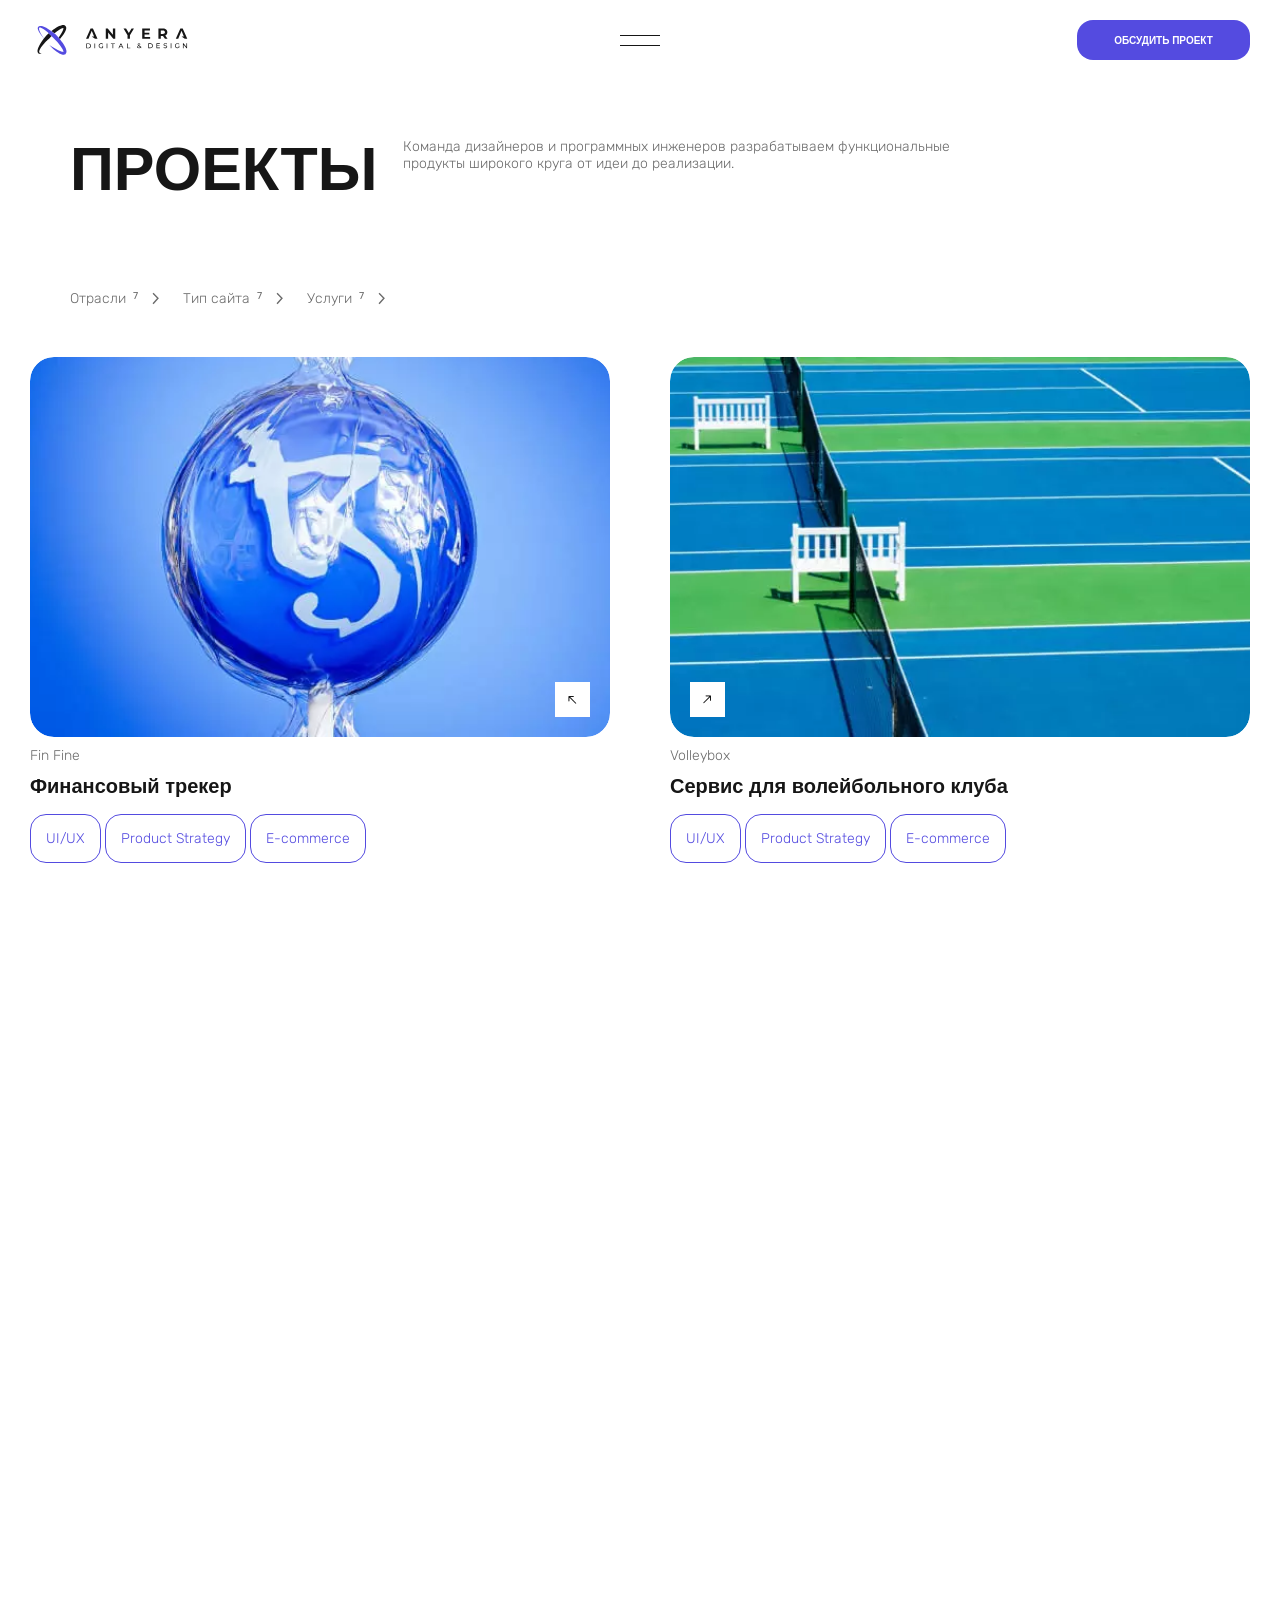
<file: projects.html>
<!DOCTYPE html>
<html lang="en">
<head>
  <meta charset="UTF-8">
  <meta http-equiv="X-UA-Compatible" content="IE=edge">
  <meta name="viewport" content="width=device-width, initial-scale=1.0">
  <title>Anyera</title>
  <link rel="shortcut icon" href="img/favicon.ico" type="image/x-icon">
  <link href="img/apple-touch-icon.png" rel="apple-touch-icon" sizes="72x72">
  <link href="img/apple-touch-icon.png" rel="apple-touch-icon" sizes="76x76">
  <link href="img/apple-touch-icon.png" rel="apple-touch-icon" sizes="144x144">
  <link href="img/apple-touch-icon.png" rel="apple-touch-icon" sizes="152x152">
  <link href="img/apple-touch-icon.png" rel="apple-touch-icon" sizes="180x180">
  <link href="img/apple-touch-icon-192x192.png" rel="apple-touch-icon" sizes="192x192">
  <link href="img/apple-touch-icon.png" rel="apple-touch-icon">
  <meta name="msapplication-TileImage" content="img/apple-touch-icon.png">
  <link href="img/favicon-16x16.png" rel="icon" sizes="16x16" type="image/png">
  <link href="img/favicon-32x32.png" rel="icon" sizes="32x32" type="image/png">
  <link href="img/favicon.ico" rel="shortcut icon">
  <link href="img/site.webmanifest" rel="manifest">
  <link rel="stylesheet" href="css/swiper.min.css">
  <link rel="stylesheet" href="css/fonts.css">
  <link rel="stylesheet" href="css/reset.css">
  <link rel="stylesheet" href="css/style.css">
  <script>window.console = window.console || function(t) {};</script>
</head>
<body>
  <div class="overlay"></div>
  <!-- <div class="preloader">
    <div class="preloader__top"></div>
    <svg class="preloader__image" xmlns="http://www.w3.org/2000/svg" width="31" height="31" viewBox="0 0 31 31" fill="none">
      <path d="M2.32467 23.0762C0.852365 20.7515 0 17.9953 0 15.04C0 6.73365 6.73365 0 15.04 0C15.2501 0 15.4591 0.00430619 15.6671 0.012836L2.32467 23.0762Z" fill="currentColor"/>
      <path d="M18.8191 0.478815L29.5746 18.9199C29.9042 17.6821 30.0798 16.3816 30.0798 15.04C30.0798 8.03889 25.2962 2.15511 18.8191 0.478815Z" fill="currentColor"/>
      <path d="M26.5359 24.7384L23.4677 20.3018L19.5899 20.0344C18.4098 19.953 17.3278 19.3482 16.6402 18.3855L16.0843 17.6073C15.922 17.38 16.0395 17.0606 16.3105 16.9929L21.2899 15.7481L17.1017 7.81303L6.03521 26.986C6.02162 27.0095 6.00783 27.0329 5.9938 27.056C8.51128 28.9544 11.6444 30.0799 15.0403 30.0799C19.6509 30.0799 23.777 28.0052 26.5359 24.7384Z" fill="currentColor"/>
    </svg>
    <div class="preloader__bottom"></div>
  </div> -->
  <div class="cursor">
    <div class="cursor__block">
      <div class="cursor__wrapper">
        <div class="cursor__text cursor__text_slider">
          <p>
            <svg width="80" height="26" viewBox="0 0 80 26" fill="none" xmlns="http://www.w3.org/2000/svg">
              <path d="M0.545556 14.0454C-0.18185 13.5274 -0.181853 12.4726 0.545553 11.9546L16.9788 0.253285C17.8607 -0.374635 19.1034 0.236825 19.1034 1.29864V24.7014C19.1034 25.7632 17.8607 26.3746 16.9788 25.7467L0.545556 14.0454Z" fill="currentColor"/>
              <path d="M79.4544 14.0454C80.1819 13.5274 80.1819 12.4726 79.4544 11.9546L63.0212 0.253285C62.1393 -0.374635 60.8966 0.236825 60.8966 1.29864V24.7014C60.8966 25.7632 62.1393 26.3746 63.0212 25.7467L79.4544 14.0454Z" fill="currentColor"/>
              <path d="M45.9705 13.2336C45.9705 16.4353 43.2974 19.0308 40 19.0308C36.7026 19.0308 34.0295 16.4353 34.0295 13.2336C34.0295 10.0318 36.7026 7.43635 40 7.43635C43.2974 7.43635 45.9705 10.0318 45.9705 13.2336Z" fill="currentColor"/>
            </svg>
          </p>
        </div>
        <div class="cursor__text cursor__text_showreel"><p>ОТКРЫТЬ</p></div>
      </div>
      <div class="cursor__left"></div>
      <div class="cursor__right"></div>
    </div>
  </div>
  <header class="header">
    <div class="header__progress">
      <div class="header__progress_bar"></div>
    </div>
    <div class="container header__container">
      <div class="header__content">
        <a class="header__name" href="index.html">
          <svg width="170" height="34" viewBox="0 0 170 34" fill="none" xmlns="http://www.w3.org/2000/svg">
            <path style="--inc-step: 1;" d="M32.5327 2.84143C32.5054 2.63655 32.459 2.4347 32.394 2.23855C32.2422 1.78279 31.9952 1.36477 31.6697 1.01238C31.3284 0.668391 30.9145 0.405703 30.4586 0.243702C30.2653 0.16637 30.0642 0.110478 29.8588 0.0770211C29.675 0.0361788 29.4878 0.012729 29.2997 0.0069799C28.6734 -0.0210865 28.0462 0.0355733 27.4349 0.175434C26.4162 0.426043 25.4252 0.778606 24.4766 1.22783C22.6587 2.07275 21.0139 3.08436 19.4221 4.1598C18.4664 4.80436 17.5406 5.48172 16.6325 6.1777C16.3611 6.38576 16.0905 6.59529 15.8208 6.8063C16.9285 7.64147 19.0432 9.29587 19.2658 9.48471C19.5013 9.27784 19.7393 9.07274 19.9795 8.86941C20.5625 8.3738 21.1544 7.88795 21.7586 7.41894C23.1516 6.33729 24.6109 5.33721 26.0958 4.53572C26.788 4.14769 27.5182 3.83246 28.275 3.59504C28.5581 3.50582 28.8514 3.45309 29.1477 3.43811C29.1907 3.43584 29.2337 3.43584 29.2767 3.43811H29.3253C29.3306 3.47092 29.335 3.50372 29.3412 3.53564C29.3584 3.84621 29.3328 4.15769 29.2652 4.46125C29.0857 5.25567 28.8219 6.02847 28.4781 6.7664C27.7715 8.33745 26.8537 9.88013 25.8732 11.3927C25.3944 12.1321 24.8909 12.8618 24.3715 13.5808C24.224 13.7891 24.0712 13.9957 23.9192 14.2014C24.4731 14.8442 25.1435 15.6741 25.4783 16.089L25.3511 15.9276C25.5578 15.6971 25.7654 15.4657 25.9695 15.2316C26.6426 14.4674 27.3015 13.6854 27.9375 12.8777C29.1327 11.366 30.1997 9.75655 31.1273 8.06615C31.6223 7.15797 32.0228 6.201 32.3224 5.21042C32.4919 4.61752 32.577 4.00352 32.5751 3.38669C32.5778 3.20401 32.5636 3.02148 32.5327 2.84143ZM12.7776 9.3136C12.6699 9.40846 12.5612 9.50156 12.4526 9.59642C11.8015 10.1594 11.147 10.7197 10.5428 11.3359C9.50751 12.3928 8.59502 13.5631 7.68429 14.7325L7.40428 15.0871L7.29739 15.2263C7.26824 15.2644 7.23909 15.3008 7.20906 15.338C5.93484 16.9717 4.74859 18.6725 3.65537 20.4333C2.65808 22.0664 1.73764 23.7589 0.992102 25.5729C0.600783 26.5038 0.304813 27.4722 0.10876 28.4632C0.00501703 29.012 -0.0246941 29.5724 0.0204263 30.1291C0.0734268 30.7108 0.285428 31.4307 0.84105 31.9538C1.40815 32.4591 2.1113 32.5886 2.6625 32.5744C3.19243 32.5569 3.71727 32.4647 4.2216 32.3004C4.37795 32.2463 4.53342 32.1869 4.68888 32.1329C3.01054 31.8332 2.30386 31.4502 2.02473 30.756C1.9652 30.5981 1.92371 30.4339 1.90106 30.2666C1.90106 30.2621 1.90106 30.2568 1.90106 30.2506C1.90106 30.1868 1.90106 30.1167 1.90106 30.0414C1.93922 29.6743 2.02046 29.313 2.1431 28.965C2.4319 28.1705 2.80193 27.4081 3.24727 26.69C3.91161 25.5918 4.64756 24.5389 5.45032 23.5382C5.75066 23.1498 6.05453 22.7686 6.37077 22.3909C6.86014 21.8102 7.36276 21.2383 7.87245 20.6762C8.103 20.4236 8.33797 20.17 8.57382 19.9182C8.56807 19.9113 8.56081 19.9059 8.55262 19.9022C8.55262 19.9022 10.2548 18.0971 11.6682 16.7734C11.6743 16.7734 11.6743 16.7734 11.6796 16.7681C12.3642 16.1111 14.948 13.5684 15.857 12.6703L16.0063 12.5213C15.3711 11.8785 13.6115 10.0965 12.7776 9.31271V9.3136ZM12.5603 9.11145L12.737 9.27725C12.6716 9.21253 12.6125 9.15756 12.5603 9.11057V9.11145Z" fill="currentColor"/>
            <path style="--inc-step: 2;" d="M32.6648 28.5477C32.4184 27.5223 32.0667 26.5251 31.6152 25.5722C30.7704 23.7478 29.7589 22.0911 28.6898 20.492C27.7856 19.1519 26.8282 17.8606 25.8318 16.6012L25.7015 16.438L25.6226 16.3387C25.2866 15.9236 24.6137 15.097 24.0579 14.4505C23.2255 13.4749 22.3798 12.5179 21.5093 11.5813C20.8155 10.9528 20.1081 10.3358 19.387 9.73038C19.1628 9.54147 17.0405 7.88652 15.9298 7.05106C14.7773 6.2227 13.6187 5.41473 12.4095 4.67506C10.7747 3.641 9.05666 2.74481 7.27327 1.99574C6.34221 1.60451 5.37438 1.30739 4.38422 1.10884C3.8363 1.00525 3.277 0.975417 2.72118 1.02015C2.1361 1.07336 1.41628 1.28622 0.899458 1.84408C0.382639 2.40194 0.258532 3.11855 0.26917 3.67907C0.29105 4.20871 0.383469 4.73306 0.54398 5.23824C0.857036 6.15428 1.25968 7.03718 1.74605 7.8741C2.66533 9.53083 3.77343 11.0386 4.91256 12.5019C5.70331 13.5183 6.53039 14.5028 7.36989 15.4748L7.47716 15.3356C6.69882 14.3352 5.95063 13.3143 5.25209 12.2598C4.23585 10.7336 3.35064 9.12406 2.60594 7.44839C2.25271 6.63635 1.98905 5.78819 1.81963 4.91895C1.74449 4.53106 1.72657 4.13425 1.76644 3.74115C1.80988 3.38107 1.9393 3.13806 2.0838 3.03607C2.2283 2.93408 2.46587 2.89062 2.79919 2.91279C3.16627 2.94725 3.52772 3.02679 3.87538 3.14959C4.67038 3.44295 5.43441 3.8143 6.1563 4.25822C7.65091 5.15664 9.07548 6.24842 10.4469 7.39518C11.2004 8.03108 11.9344 8.68827 12.6551 9.35611C12.7074 9.40311 12.7668 9.4581 12.8324 9.52196L12.8714 9.55832C13.7056 10.3423 15.4741 12.1241 16.1115 12.768C16.1567 12.8159 16.2196 12.8798 16.295 12.9587C16.3269 12.9924 16.3446 13.0092 16.3446 13.0092C17.474 14.1746 21.1946 17.9661 21.1946 17.9661C21.7806 18.5107 22.7025 19.575 22.7247 19.6149V19.6211C23.6608 20.6694 24.5685 21.7354 25.4249 22.8379C26.5064 24.2427 27.5117 25.7061 28.3121 27.1978C28.6956 27.8959 29.0112 28.6292 29.2545 29.3876C29.3372 29.6736 29.3892 29.9677 29.4096 30.2647C29.4145 30.3082 29.4127 30.3522 29.4043 30.3951V30.4474C29.3777 30.4528 29.3458 30.4528 29.3156 30.459C29.0054 30.4791 28.6939 30.4555 28.3902 30.3889C28.1863 30.3454 27.9806 30.2913 27.7696 30.2275C27.7371 30.224 27.7049 30.2186 27.673 30.2115C24.7476 29.5127 17.5981 25.1101 13.4574 22.6028C16.1035 25.589 19.6796 28.828 21.7673 30.3774C22.7335 31.0577 23.7374 31.6828 24.7742 32.2496C25.682 32.7518 26.6414 33.1541 27.6358 33.4496C28.2265 33.6218 28.8386 33.7093 29.4539 33.7095C29.6378 33.7072 29.8213 33.6909 30.0027 33.6607C30.208 33.6381 30.4098 33.5907 30.6037 33.5197C31.0643 33.3748 31.4857 33.1267 31.8359 32.7942C32.1783 32.452 32.4408 32.0383 32.6045 31.5827C32.6776 31.3856 32.7337 31.1827 32.772 30.976C32.8082 30.7912 32.8295 30.6038 32.8359 30.4155C32.8667 29.788 32.8092 29.1592 32.6648 28.5477Z" fill="currentColor"/>
            <path style="--inc-step: 3;" d="M60.1681 4L55 15.6628H57.7497L61.4762 6.65093L64.1284 13.0912H61.5012L65.1869 15.6628H68.0034L62.8185 4H60.1681Z" fill="currentColor"/>
            <path style="--inc-step: 4;" d="M85.4384 11.0757L79.6253 4H77.3867V15.6628H80.0594V8.58431L85.8894 15.6628H88.1111V4H85.4384V11.0757Z" fill="currentColor"/>
            <path style="--inc-step: 5;" d="M106.632 4L103.497 9.17776L100.374 4H97.4961L102.031 11.5058V15.6628H104.741V11.5338L109.293 4H106.632Z" fill="currentColor"/>
            <path style="--inc-step: 6;" d="M121.344 10.7976H126.729V8.69908H121.344V6.16665H127.442V4H118.676V15.6628H127.657V13.4971H121.344V10.7976Z" fill="currentColor"/>
            <path style="--inc-step: 7;" d="M144.784 11.913C145.496 11.6156 146.105 11.1141 146.532 10.4715C146.943 9.84446 147.148 9.09804 147.149 8.23219C147.149 7.35453 146.943 6.59909 146.532 5.96588C146.105 5.31888 145.497 4.81202 144.784 4.5085C144.03 4.17012 143.131 4.00062 142.087 4H137.042V15.6628H139.74V12.4103H142.087H142.212L144.45 15.6609H147.364L144.76 11.9223L144.784 11.913ZM143.802 6.73189C144.213 7.08706 144.418 7.58686 144.418 8.23126C144.418 8.86385 144.213 9.36147 143.802 9.7241C143.392 10.0867 142.77 10.2671 141.937 10.2653H139.74V6.19634H141.937C142.77 6.19634 143.392 6.37424 143.802 6.73003V6.73189Z" fill="currentColor"/>
            <path style="--inc-step: 8;" d="M164.567 4H161.916L156.748 15.6628H159.499L163.224 6.65093L165.876 13.0912H163.25L166.936 15.6628H169.751L164.567 4Z" fill="currentColor"/>
            <path style="--inc-step: 9;" d="M55.2676 26.3851V20.9304H57.5666C58.0997 20.9197 58.6275 21.0374 59.1056 21.2735C59.5344 21.489 59.8936 21.8213 60.1418 22.232C60.3845 22.6683 60.5118 23.1592 60.5118 23.6584C60.5118 24.1576 60.3845 24.6485 60.1418 25.0847C59.8938 25.4946 59.5345 25.8256 59.1056 26.0392C58.6278 26.276 58.0998 26.3937 57.5666 26.3824L55.2676 26.3851ZM56.0464 25.7081H57.521C57.9271 25.7184 58.3296 25.6301 58.694 25.4507C59.0137 25.289 59.2799 25.0386 59.4608 24.7295C59.64 24.4004 59.7339 24.0317 59.7339 23.657C59.7339 23.2824 59.64 22.9137 59.4608 22.5846C59.2787 22.2774 59.0127 22.0286 58.694 21.8674C58.3287 21.6896 57.9258 21.6031 57.5197 21.6154H56.0451L56.0464 25.7081Z" fill="currentColor"/>
            <path style="--inc-step: 9;" d="M64.5342 26.3844V20.9297H65.313V26.3844H64.5342Z" fill="currentColor"/>
            <path style="--inc-step: 10;" d="M72.2413 26.3816C71.8448 26.3855 71.4511 26.3155 71.0803 26.1752C70.7394 26.0452 70.4284 25.8476 70.166 25.5941C69.9036 25.3407 69.6952 25.0367 69.5534 24.7006C69.2621 23.9865 69.2621 23.1867 69.5534 22.4726C69.6956 22.1395 69.9035 21.8386 70.1647 21.5878C70.431 21.3339 70.7449 21.1353 71.0884 21.0033C71.8484 20.7255 72.6823 20.7255 73.4424 21.0033C73.7924 21.1378 74.105 21.3543 74.354 21.6347L73.87 22.1173C73.6627 21.9097 73.4149 21.7468 73.1421 21.6388C72.8695 21.535 72.5799 21.4832 72.2882 21.4859C71.9913 21.4834 71.6967 21.5366 71.4195 21.6428C71.1627 21.7429 70.9284 21.8933 70.7305 22.0852C70.5341 22.2741 70.3801 22.5026 70.2787 22.7554C70.066 23.291 70.066 23.8875 70.2787 24.4231C70.3812 24.6754 70.5351 24.9036 70.7305 25.0934C70.9283 25.2847 71.1626 25.4343 71.4195 25.5331C71.6953 25.6391 71.9887 25.6918 72.2842 25.6886C72.5689 25.6905 72.852 25.6452 73.122 25.5545C73.3998 25.4577 73.6535 25.3022 73.866 25.0987L74.3111 25.6899C74.0328 25.9234 73.7112 26.0997 73.3646 26.2087C73.0016 26.3251 72.6225 26.3835 72.2413 26.3816ZM73.559 25.5867V23.5598H74.307V25.6859L73.559 25.5867Z" fill="currentColor"/>
            <path style="--inc-step: 10;" d="M78.375 26.3844V20.9297H79.1498V26.3844H78.375Z" fill="currentColor"/>
            <path style="--inc-step: 11;" d="M85.0419 26.3777V21.608H83.1719V20.9297H87.6842V21.608H85.8074V26.3844L85.0419 26.3777Z" fill="currentColor"/>
            <path style="--inc-step: 11;" d="M91.7061 26.3844L94.1767 20.9297H94.9475L97.4262 26.3844H96.6085L94.4019 21.3667H94.7143L92.5104 26.3844H91.7061ZM92.7584 25.021L92.9689 24.3977H96.0387L96.2653 25.021H92.7584Z" fill="currentColor"/>
            <path style="--inc-step: 12;" d="M101.448 26.3844V20.9297H102.228V25.7074H105.178V26.3844H101.448Z" fill="currentColor"/>
            <path style="--inc-step: 12;" d="M114.821 26.3587C114.485 26.3647 114.152 26.3036 113.84 26.1791C113.574 26.0747 113.34 25.9028 113.162 25.6804C112.996 25.4696 112.908 25.2084 112.912 24.9404C112.91 24.7068 112.966 24.4764 113.076 24.2702C113.208 24.0409 113.386 23.8407 113.597 23.6817C113.891 23.4571 114.205 23.2601 114.536 23.0932C114.792 22.9626 115.04 22.8171 115.28 22.6575C115.428 22.5632 115.557 22.4428 115.662 22.3022C115.735 22.1959 115.775 22.0696 115.774 21.9403C115.777 21.8589 115.761 21.778 115.729 21.7032C115.697 21.6285 115.649 21.5616 115.588 21.5073C115.436 21.3871 115.245 21.3274 115.052 21.3397C114.845 21.3276 114.641 21.3931 114.479 21.5234C114.412 21.5832 114.358 21.6572 114.322 21.7402C114.287 21.8232 114.27 21.913 114.273 22.0033C114.273 22.1003 114.29 22.1965 114.324 22.2875C114.369 22.398 114.433 22.5004 114.512 22.5904C114.635 22.7389 114.766 22.8807 114.904 23.0154L117.788 25.8828L117.368 26.3815L114.306 23.3345C114.151 23.184 114.007 23.0213 113.877 22.8478C113.781 22.721 113.705 22.5805 113.651 22.4309C113.605 22.2982 113.581 22.1586 113.581 22.018C113.576 21.7903 113.64 21.5664 113.765 21.3759C113.891 21.1863 114.069 21.0373 114.278 20.9469C114.523 20.8409 114.787 20.7892 115.053 20.7954C115.299 20.7894 115.543 20.8351 115.77 20.9295C115.967 21.0104 116.134 21.1499 116.248 21.3291C116.363 21.5083 116.419 21.7185 116.41 21.9309C116.411 22.1333 116.359 22.3323 116.257 22.5073C116.132 22.7106 115.966 22.8859 115.77 23.0221C115.485 23.2258 115.182 23.4052 114.867 23.5583C114.61 23.6857 114.365 23.8355 114.135 24.0061C113.983 24.1164 113.855 24.2553 113.757 24.4149C113.681 24.551 113.642 24.7043 113.643 24.86C113.641 25.0249 113.695 25.1856 113.796 25.3158C113.907 25.4561 114.056 25.5625 114.225 25.6228C114.43 25.7 114.648 25.7373 114.867 25.7327C115.194 25.7371 115.516 25.6592 115.805 25.5061C116.096 25.3464 116.339 25.1123 116.51 24.8278C116.717 24.4831 116.858 24.1031 116.927 23.7071L117.528 23.9015C117.443 24.3778 117.26 24.8314 116.992 25.234C116.752 25.5848 116.43 25.8712 116.053 26.0678C115.672 26.2624 115.249 26.3622 114.821 26.3587Z" fill="currentColor"/>
            <path style="--inc-step: 13;" d="M125.514 26.2503V20.7956H127.813C128.346 20.7849 128.874 20.9026 129.352 21.1388C129.782 21.3534 130.144 21.6858 130.393 22.0973C130.636 22.5335 130.763 23.0244 130.763 23.5236C130.763 24.0228 130.636 24.5137 130.393 24.95C130.146 25.3609 129.786 25.6928 129.357 25.9071C128.879 26.1439 128.351 26.2616 127.818 26.2503H125.514ZM126.293 25.5733H127.767C128.173 25.5837 128.576 25.4953 128.94 25.3159C129.26 25.1543 129.526 24.9039 129.707 24.5947C129.886 24.2656 129.98 23.8969 129.98 23.5223C129.98 23.1476 129.886 22.7789 129.707 22.4498C129.525 22.1427 129.259 21.8939 128.94 21.7326C128.575 21.5549 128.172 21.4684 127.766 21.4806H126.291L126.293 25.5733Z" fill="currentColor"/>
            <path style="--inc-step: 13;" d="M135.563 25.5726H138.743V26.2496H134.784V20.7949H138.634V21.4799H135.563V25.5726ZM135.493 23.1489H138.298V23.8112H135.493V23.1489Z" fill="currentColor"/>
            <path style="--inc-step: 14;" d="M144.854 26.2432C144.449 26.2448 144.047 26.18 143.662 26.0515C143.332 25.9517 143.026 25.7831 142.766 25.5569L143.054 24.9496C143.289 25.1474 143.558 25.3005 143.849 25.4014C144.17 25.5209 144.511 25.5817 144.854 25.581C145.116 25.5896 145.376 25.5524 145.625 25.4711C145.797 25.417 145.949 25.3129 146.062 25.1721C146.153 25.0463 146.2 24.8942 146.196 24.7391C146.2 24.6552 146.185 24.5714 146.154 24.4935C146.122 24.4156 146.075 24.3453 146.014 24.2874C145.876 24.1637 145.714 24.0693 145.538 24.0099C145.328 23.936 145.113 23.8751 144.896 23.8276C144.661 23.7753 144.427 23.7149 144.191 23.6439C143.966 23.5788 143.748 23.4888 143.543 23.3758C143.352 23.2697 143.191 23.1182 143.073 22.9347C142.945 22.72 142.882 22.4726 142.893 22.2229C142.891 21.9482 142.968 21.6786 143.116 21.4467C143.283 21.1939 143.521 20.9962 143.801 20.8783C144.174 20.7228 144.577 20.6496 144.982 20.6639C145.298 20.6644 145.614 20.7063 145.92 20.7885C146.209 20.8613 146.483 20.9823 146.731 21.1465L146.474 21.7698C146.247 21.618 145.997 21.5035 145.734 21.4307C145.487 21.3628 145.233 21.3277 144.978 21.3261C144.72 21.318 144.464 21.3575 144.221 21.4427C144.05 21.502 143.899 21.6107 143.788 21.7551C143.699 21.8825 143.652 22.035 143.654 22.1907C143.65 22.276 143.664 22.3611 143.696 22.4404C143.727 22.5197 143.775 22.5914 143.837 22.6506C143.975 22.772 144.137 22.8633 144.313 22.9187C144.523 22.9907 144.738 23.0516 144.955 23.101C145.189 23.1559 145.424 23.2163 145.66 23.2846C145.885 23.3485 146.103 23.4385 146.307 23.5527C146.497 23.6581 146.659 23.8081 146.778 23.9898C146.905 24.2008 146.968 24.4446 146.958 24.6909C146.958 24.9633 146.88 25.2302 146.732 25.459C146.56 25.7125 146.317 25.9101 146.034 26.0274C145.66 26.1818 145.258 26.2553 144.854 26.2432Z" fill="currentColor"/>
            <path style="--inc-step: 14;" d="M150.979 26.2496V20.7949H151.759V26.2496H150.979Z" fill="currentColor"/>
            <path style="--inc-step: 15;" d="M158.688 26.2471C158.291 26.2511 157.897 26.1811 157.527 26.0407C157.186 25.9107 156.875 25.7131 156.612 25.4596C156.35 25.2062 156.141 24.9022 156 24.566C155.708 23.8519 155.708 23.0521 156 22.338C156.141 22.0047 156.349 21.7037 156.611 21.4533C156.877 21.1988 157.191 21.0001 157.535 20.8688C157.907 20.7274 158.304 20.6574 158.702 20.6624C159.107 20.6573 159.509 20.7288 159.887 20.8728C160.237 21.0073 160.55 21.2238 160.799 21.5042L160.316 21.9868C160.109 21.7788 159.86 21.6159 159.587 21.5082C159.032 21.3018 158.421 21.3018 157.866 21.5082C157.608 21.6059 157.372 21.754 157.171 21.9439C156.975 22.1332 156.822 22.3616 156.72 22.6142C156.507 23.1497 156.507 23.7463 156.72 24.2818C156.823 24.5339 156.976 24.762 157.171 24.9521C157.37 25.1435 157.604 25.2931 157.862 25.3918C158.137 25.4981 158.431 25.5509 158.726 25.5473C159.011 25.5492 159.294 25.5039 159.564 25.4133C159.842 25.3158 160.095 25.1605 160.308 24.9575L160.752 25.5487C160.474 25.7824 160.152 25.9588 159.806 26.0675C159.445 26.1858 159.067 26.2464 158.688 26.2471ZM160.004 25.4521V23.4252H160.752V25.5513L160.004 25.4521Z" fill="currentColor"/>
            <path style="--inc-step: 15;" d="M164.82 26.2496V20.7949H165.46L169.067 25.2764H168.732V20.7949H169.511V26.2496H168.878L165.259 21.7695H165.594V26.2496H164.82Z" fill="currentColor"/>
          </svg>
        </a>
        <button class="header__burger" aria-label="Открыть меню">
          <span></span>
          <span></span>
          <span></span>
          <span></span>
        </button>
        <div class="header__right">
          <div class="header__links">
            <a class="header__link text text__middle" href="team.html"><span class="text__rotate">Команда</span></a>
            <a class="header__link text text__middle" href="projects.html"><span class="text__rotate">Проекты</span></a>
          </div>
          <div class="header__buttons">
            <button class="btn btn_new button__project">
              <span class="button__text">ОБСУДИТЬ ПРОЕКТ</span>
            </button>
            <a href="briefing.html" class="btn btn_new button__briefing">
              <span class="button__text">БРИФИНГ</span>
            </a> 
            <!-- <a href="briefing.html" class="btn button__feedback">
              <span class="button__text">КАЛЬКУЛЯТОР</span>
              <span class="button__hover"></span>
            </a> -->
            <div class="header__consultation_burger_flex">
              <button class="header__consultation_burger" aria-label="Закрыть меню">
                <svg width="23" height="22" viewBox="0 0 23 22" fill="none" xmlns="http://www.w3.org/2000/svg">
                  <path d="M1 21.3241L21.3241 1M1.42335 1L21.7475 21.3241" stroke="currentColor"/>
                </svg>
              </button>
            </div>
          </div>
        </div>
      </div>
    </div>
  </header>
  <main class="main" data-scroll-container>
    <section class="top" data-scroll-section id="top"></section>
    <section class="projects parallax" data-scroll-section>
      <div class="projects__all_block">
        <div class="container projects__container">
          <div class="projects__all_flex">
            <div class="projects__top">
              <h1 class="projects__head">ПРОЕКТЫ</h1>
              <p class="projects__desc">Команда дизайнеров и программных инженеров разрабатываем функциональные продукты широкого круга от идеи до реализации.</p>
            </div>
            <div class="projects__filter">
              <ul class="projects__filter_list">
                <li class="projects__filter_item">
                  <button class="projects__filter_button"><p>Отрасли<small>7</small></p>
                    <span><svg width="17" height="10" viewBox="0 0 17 10" fill="none" xmlns="http://www.w3.org/2000/svg"><path d="M1 1.5L8.95181 8.5L16 1.5" stroke="currentColor" stroke-width="2"></path></svg></span>
                  </button>
                  <ul class="projects__filter_sublist">
                    <li class="projects__filter_subitem"><label class="btn projects__filter_label"><span class="button__text button__count">промышленность <small>24</small></span><span class="button__hover"></span><input class="projects__filter_check" type="checkbox"></label></li>
                    <li class="projects__filter_subitem"><label class="btn projects__filter_label"><span class="button__text button__count">транспорт и логистика<small>14</small></span><span class="button__hover"></span><input class="projects__filter_check" type="checkbox"></label></li>
                    <li class="projects__filter_subitem"><label class="btn projects__filter_label"><span class="button__text button__count">retail<small>13</small></span><span class="button__hover"></span><input class="projects__filter_check" type="checkbox"></label></li>
                    <li class="projects__filter_subitem"><label class="btn projects__filter_label"><span class="button__text button__count">металлургия<small>12</small></span><span class="button__hover"></span><input class="projects__filter_check" type="checkbox"></label></li>
                    <li class="projects__filter_subitem"><label class="btn projects__filter_label"><span class="button__text button__count">строительство и недвижимость<small>10</small></span><span class="button__hover"></span><input class="projects__filter_check" type="checkbox"></label></li>
                    <li class="projects__filter_subitem"><label class="btn projects__filter_label"><span class="button__text button__count">авто / мото<small>10</small></span><span class="button__hover"></span><input class="projects__filter_check" type="checkbox"></label></li>
                    <li class="projects__filter_subitem"><label class="btn projects__filter_label"><span class="button__text button__count">it<small>7</small></span><span class="button__hover"></span><input class="projects__filter_check" type="checkbox"></label></li>
                    <li class="projects__filter_subitem"><label class="btn projects__filter_label"><span class="button__text button__count">образование<small>6</small></span><span class="button__hover"></span><input class="projects__filter_check" type="checkbox"></label></li>
                    <li class="projects__filter_subitem"><label class="btn projects__filter_label"><span class="button__text button__count">оборудование<small>4</small></span><span class="button__hover"></span><input class="projects__filter_check" type="checkbox"></label></li>
                    <li class="projects__filter_subitem"><label class="btn projects__filter_label"><span class="button__text button__count">медиа<small>4</small></span><span class="button__hover"></span><input class="projects__filter_check" type="checkbox"></label></li>
                    <li class="projects__filter_subitem"><label class="btn projects__filter_label"><span class="button__text button__count">авиа<small>4</small></span><span class="button__hover"></span><input class="projects__filter_check" type="checkbox"></label></li>
                    <li class="projects__filter_subitem"><label class="btn projects__filter_label"><span class="button__text button__count">консалтинг<small>4</small></span><span class="button__hover"></span><input class="projects__filter_check" type="checkbox"></label></li>
                    <li class="projects__filter_subitem"><label class="btn projects__filter_label"><span class="button__text button__count">финансы и страхование<small>3</small></span><span class="button__hover"></span><input class="projects__filter_check" type="checkbox"></label></li>
                  </ul>
                </li>
                <li class="projects__filter_item">
                  <button class="projects__filter_button"><p>Тип сайта<small>7</small></p>
                    <span><svg width="17" height="10" viewBox="0 0 17 10" fill="none" xmlns="http://www.w3.org/2000/svg"><path d="M1 1.5L8.95181 8.5L16 1.5" stroke="currentColor" stroke-width="2"></path></svg></span>
                  </button>
                  <ul class="projects__filter_sublist">
                    <li class="projects__filter_subitem"><label class="btn projects__filter_label"><span class="button__text button__count">сайт<small>39</small></span><span class="button__hover"></span><input class="projects__filter_check" type="checkbox"></label></li>
                    <li class="projects__filter_subitem"><label class="btn projects__filter_label"><span class="button__text button__count">корпоративный сайт<small>34</small></span><span class="button__hover"></span><input class="projects__filter_check" type="checkbox"></label></li>
                    <li class="projects__filter_subitem"><label class="btn projects__filter_label"><span class="button__text button__count">каталог и витрина<small>16</small></span><span class="button__hover"></span><input class="projects__filter_check" type="checkbox"></label></li>
                    <li class="projects__filter_subitem"><label class="btn projects__filter_label"><span class="button__text button__count">сервис<small>14</small></span><span class="button__hover"></span><input class="projects__filter_check" type="checkbox"></label></li>
                    <li class="projects__filter_subitem"><label class="btn projects__filter_label"><span class="button__text button__count">промо-сайт<small>10</small></span><span class="button__hover"></span><input class="projects__filter_check" type="checkbox"></label></li>
                    <li class="projects__filter_subitem"><label class="btn projects__filter_label"><span class="button__text button__count">портал<small>9</small></span><span class="button__hover"></span><input class="projects__filter_check" type="checkbox"></label></li>
                    <li class="projects__filter_subitem"><label class="btn projects__filter_label"><span class="button__text button__count">продуктовые сайты<small>6</small></span><span class="button__hover"></span><input class="projects__filter_check" type="checkbox"></label></li>
                    <li class="projects__filter_subitem"><label class="btn projects__filter_label"><span class="button__text button__count">e-commerce<small>5</small></span><span class="button__hover"></span><input class="projects__filter_check" type="checkbox"></label></li>
                    <li class="projects__filter_subitem"><label class="btn projects__filter_label"><span class="button__text button__count">crm<small>5</small></span><span class="button__hover"></span><input class="projects__filter_check" type="checkbox"></label></li>
                    <li class="projects__filter_subitem"><label class="btn projects__filter_label"><span class="button__text button__count">система сайтов<small>3</small></span><span class="button__hover"></span><input class="projects__filter_check" type="checkbox"></label></li>
                    <li class="projects__filter_subitem"><label class="btn projects__filter_label"><span class="button__text button__count">карьерные сайты<small>2</small></span><span class="button__hover"></span><input class="projects__filter_check" type="checkbox"></label></li>
                    <li class="projects__filter_subitem"><label class="btn projects__filter_label"><span class="button__text button__count">лендинги<small>2</small></span><span class="button__hover"></span><input class="projects__filter_check" type="checkbox"></label></li>
                    <li class="projects__filter_subitem"><label class="btn projects__filter_label"><span class="button__text button__count">интернет-магазин<small>1</small></span><span class="button__hover"></span><input class="projects__filter_check" type="checkbox"></label></li>
                    <li class="projects__filter_subitem"><label class="btn projects__filter_label"><span class="button__text button__count">энтерпрайз-решения<small>1</small></span><span class="button__hover"></span><input class="projects__filter_check" type="checkbox"></label></li>
                  </ul>
                </li>
                <li class="projects__filter_item">
                  <button class="projects__filter_button"><p>Услуги<small>7</small></p>
                    <span><svg width="17" height="10" viewBox="0 0 17 10" fill="none" xmlns="http://www.w3.org/2000/svg"><path d="M1 1.5L8.95181 8.5L16 1.5" stroke="currentColor" stroke-width="2"></path></svg></span>
                  </button>
                  <ul class="projects__filter_sublist">
                    <li class="projects__filter_subitem"><label class="btn projects__filter_label"><span class="button__text button__count">сайты<small>70</small></span><span class="button__hover"></span><input class="projects__filter_check" type="checkbox"></label></li>
                    <li class="projects__filter_subitem"><label class="btn projects__filter_label"><span class="button__text button__count">ux/ui дизайн<small>66</small></span><span class="button__hover"></span><input class="projects__filter_check" type="checkbox"></label></li>
                    <li class="projects__filter_subitem"><label class="btn projects__filter_label"><span class="button__text button__count">аналитика<small>59</small></span><span class="button__hover"></span><input class="projects__filter_check" type="checkbox"></label></li>
                    <li class="projects__filter_subitem"><label class="btn projects__filter_label"><span class="button__text button__count">ux-аналитика<small>57</small></span><span class="button__hover"></span><input class="projects__filter_check" type="checkbox"></label></li>
                    <li class="projects__filter_subitem"><label class="btn projects__filter_label"><span class="button__text button__count">дизайн<small>48</small></span><span class="button__hover"></span><input class="projects__filter_check" type="checkbox"></label></li>
                    <li class="projects__filter_subitem"><label class="btn projects__filter_label"><span class="button__text button__count">корпоративные сайты<small>31</small></span><span class="button__hover"></span><input class="projects__filter_check" type="checkbox"></label></li>
                    <li class="projects__filter_subitem"><label class="btn projects__filter_label"><span class="button__text button__count">каталоги и витрины<small>15</small></span><span class="button__hover"></span><input class="projects__filter_check" type="checkbox"></label></li>
                    <li class="projects__filter_subitem"><label class="btn projects__filter_label"><span class="button__text button__count">no-code<small>11</small></span><span class="button__hover"></span><input class="projects__filter_check" type="checkbox"></label></li>
                    <li class="projects__filter_subitem"><label class="btn projects__filter_label"><span class="button__text button__count">промо-сайты<small>10</small></span><span class="button__hover"></span><input class="projects__filter_check" type="checkbox"></label></li>
                    <li class="projects__filter_subitem"><label class="btn projects__filter_label"><span class="button__text button__count">сервисы<small>10</small></span><span class="button__hover"></span><input class="projects__filter_check" type="checkbox"></label></li>
                    <li class="projects__filter_subitem"><label class="btn projects__filter_label"><span class="button__text button__count">порталы<small>9</small></span><span class="button__hover"></span><input class="projects__filter_check" type="checkbox"></label></li>
                    <li class="projects__filter_subitem"><label class="btn projects__filter_label"><span class="button__text button__count">seo-продвижение<small>8</small></span><span class="button__hover"></span><input class="projects__filter_check" type="checkbox"></label></li>
                    <li class="projects__filter_subitem"><label class="btn projects__filter_label"><span class="button__text button__count">автоматизация<small>6</small></span><span class="button__hover"></span><input class="projects__filter_check" type="checkbox"></label></li>
                    <li class="projects__filter_subitem"><label class="btn projects__filter_label"><span class="button__text button__count">техническая поддержка<small>6</small></span><span class="button__hover"></span><input class="projects__filter_check" type="checkbox"></label></li>
                    <li class="projects__filter_subitem"><label class="btn projects__filter_label"><span class="button__text button__count">e-commerce<small>5</small></span><span class="button__hover"></span><input class="projects__filter_check" type="checkbox"></label></li>
                    <li class="projects__filter_subitem"><label class="btn projects__filter_label"><span class="button__text button__count">контент-поддержка<small>5</small></span><span class="button__hover"></span><input class="projects__filter_check" type="checkbox"></label></li>
                    <li class="projects__filter_subitem"><label class="btn projects__filter_label"><span class="button__text button__count">дизайн-системы<small>4</small></span><span class="button__hover"></span><input class="projects__filter_check" type="checkbox"></label></li>
                    <li class="projects__filter_subitem"><label class="btn projects__filter_label"><span class="button__text button__count">3d<small>4</small></span><span class="button__hover"></span><input class="projects__filter_check" type="checkbox"></label></li>
                    <li class="projects__filter_subitem"><label class="btn projects__filter_label"><span class="button__text button__count">3d-визуализация<small>4</small></span><span class="button__hover"></span><input class="projects__filter_check" type="checkbox"></label></li>
                  </ul>
                </li>
              </ul>
              <button class="projects__filter_clear"><svg width="13" height="14" viewBox="0 0 13 14" fill="none" xmlns="http://www.w3.org/2000/svg"><path fill-rule="evenodd" clip-rule="evenodd" d="M0.677238 12.1401C0.420219 12.3971 0.420219 12.8138 0.677238 13.0708C0.934257 13.3278 1.35097 13.3278 1.60799 13.0708L6.72705 7.95175L11.8461 13.0708C12.1031 13.3278 12.5198 13.3278 12.7769 13.0708C13.0339 12.8138 13.0339 12.3971 12.7769 12.1401L7.6578 7.021L12.777 1.90183C13.034 1.64481 13.034 1.2281 12.777 0.971084C12.5199 0.714065 12.1032 0.714066 11.8462 0.971085L6.72705 6.09025L1.60789 0.971091C1.35087 0.714072 0.934158 0.714072 0.677139 0.971091C0.42012 1.22811 0.42012 1.64482 0.677139 1.90184L5.7963 7.021L0.677238 12.1401Z" fill="currentColor"></path></svg>Очистить всё</button>
            </div>
          </div>
          <ul class="projects__list">
            <li class="projects__item">
              <a href="project.html" class="projects__link">
                <div class="projects__image">
                  <img src="img/projects/projects_1.webp" alt="">
                  <div class="btn__arrow projects__arrow">
                    <div class="btn__side btn__side_hover">
                      <svg width="9" height="9" viewBox="0 0 9 9" fill="none" xmlns="http://www.w3.org/2000/svg">
                        <path d="M0.928932 0.928993C0.65279 0.928993 0.428932 1.15285 0.428932 1.42899L0.428932 5.92899C0.428932 6.20514 0.65279 6.42899 0.928932 6.42899C1.20507 6.42899 1.42893 6.20514 1.42893 5.92899L1.42893 1.92899L5.42893 1.92899C5.70507 1.92899 5.92893 1.70514 5.92893 1.42899C5.92893 1.15285 5.70507 0.928993 5.42893 0.928993L0.928932 0.928993ZM8.35355 8.14651L1.28249 1.07544L0.575379 1.78255L7.64645 8.85361L8.35355 8.14651Z" fill="currentColor"></path>
                      </svg>
                    </div>
                    <div class="btn__side btn__side_default">
                      <svg width="9" height="9" viewBox="0 0 9 9" fill="none" xmlns="http://www.w3.org/2000/svg">
                        <path d="M0.928932 0.928993C0.65279 0.928993 0.428932 1.15285 0.428932 1.42899L0.428932 5.92899C0.428932 6.20514 0.65279 6.42899 0.928932 6.42899C1.20507 6.42899 1.42893 6.20514 1.42893 5.92899L1.42893 1.92899L5.42893 1.92899C5.70507 1.92899 5.92893 1.70514 5.92893 1.42899C5.92893 1.15285 5.70507 0.928993 5.42893 0.928993L0.928932 0.928993ZM8.35355 8.14651L1.28249 1.07544L0.575379 1.78255L7.64645 8.85361L8.35355 8.14651Z" fill="currentColor"></path>
                      </svg>
                    </div>
                  </div>
                </div>
                <div class="projects__info">
                  <p class="projects__description">Fin Fine</p>
                  <h4 class="projects__heading">Финансовый трекер</h4>
                  <ul class="projects_tags">
                    <li class="projects_tags__item">UI/UX</li>
                    <li class="projects_tags__item">Product Strategy</li>
                    <li class="projects_tags__item">E-commerce</li>
                  </ul>
                </div>
              </a>
            </li>
            <li class="projects__item">
              <a href="project.html" class="projects__link">
                <div class="projects__image">
                  <img src="img/projects/projects_2.webp" alt="">
                  <div class="btn__arrow projects__arrow">
                    <div class="btn__side btn__side_hover">
                      <svg width="9" height="9" viewBox="0 0 9 9" fill="none" xmlns="http://www.w3.org/2000/svg">
                        <path d="M0.928932 0.928993C0.65279 0.928993 0.428932 1.15285 0.428932 1.42899L0.428932 5.92899C0.428932 6.20514 0.65279 6.42899 0.928932 6.42899C1.20507 6.42899 1.42893 6.20514 1.42893 5.92899L1.42893 1.92899L5.42893 1.92899C5.70507 1.92899 5.92893 1.70514 5.92893 1.42899C5.92893 1.15285 5.70507 0.928993 5.42893 0.928993L0.928932 0.928993ZM8.35355 8.14651L1.28249 1.07544L0.575379 1.78255L7.64645 8.85361L8.35355 8.14651Z" fill="currentColor"></path>
                      </svg>
                    </div>
                    <div class="btn__side btn__side_default">
                      <svg width="9" height="9" viewBox="0 0 9 9" fill="none" xmlns="http://www.w3.org/2000/svg">
                        <path d="M0.928932 0.928993C0.65279 0.928993 0.428932 1.15285 0.428932 1.42899L0.428932 5.92899C0.428932 6.20514 0.65279 6.42899 0.928932 6.42899C1.20507 6.42899 1.42893 6.20514 1.42893 5.92899L1.42893 1.92899L5.42893 1.92899C5.70507 1.92899 5.92893 1.70514 5.92893 1.42899C5.92893 1.15285 5.70507 0.928993 5.42893 0.928993L0.928932 0.928993ZM8.35355 8.14651L1.28249 1.07544L0.575379 1.78255L7.64645 8.85361L8.35355 8.14651Z" fill="currentColor"></path>
                      </svg>
                    </div>
                  </div>
                </div>
                <div class="projects__info">
                  <p class="projects__description">Volleybox</p>
                  <h4 class="projects__heading">Сервис для волейбольного клуба</h4>
                  <ul class="projects_tags">
                    <li class="projects_tags__item">UI/UX</li>
                    <li class="projects_tags__item">Product Strategy</li>
                    <li class="projects_tags__item">E-commerce</li>
                  </ul>
                </div>
              </a>
            </li>
            <li class="projects__item">
              <a href="project.html" class="projects__link">
                <div class="projects__image">
                  <img src="img/projects/projects_3.webp" alt="">
                  <div class="btn__arrow projects__arrow">
                    <div class="btn__side btn__side_hover">
                      <svg width="9" height="9" viewBox="0 0 9 9" fill="none" xmlns="http://www.w3.org/2000/svg">
                        <path d="M0.928932 0.928993C0.65279 0.928993 0.428932 1.15285 0.428932 1.42899L0.428932 5.92899C0.428932 6.20514 0.65279 6.42899 0.928932 6.42899C1.20507 6.42899 1.42893 6.20514 1.42893 5.92899L1.42893 1.92899L5.42893 1.92899C5.70507 1.92899 5.92893 1.70514 5.92893 1.42899C5.92893 1.15285 5.70507 0.928993 5.42893 0.928993L0.928932 0.928993ZM8.35355 8.14651L1.28249 1.07544L0.575379 1.78255L7.64645 8.85361L8.35355 8.14651Z" fill="currentColor"></path>
                      </svg>
                    </div>
                    <div class="btn__side btn__side_default">
                      <svg width="9" height="9" viewBox="0 0 9 9" fill="none" xmlns="http://www.w3.org/2000/svg">
                        <path d="M0.928932 0.928993C0.65279 0.928993 0.428932 1.15285 0.428932 1.42899L0.428932 5.92899C0.428932 6.20514 0.65279 6.42899 0.928932 6.42899C1.20507 6.42899 1.42893 6.20514 1.42893 5.92899L1.42893 1.92899L5.42893 1.92899C5.70507 1.92899 5.92893 1.70514 5.92893 1.42899C5.92893 1.15285 5.70507 0.928993 5.42893 0.928993L0.928932 0.928993ZM8.35355 8.14651L1.28249 1.07544L0.575379 1.78255L7.64645 8.85361L8.35355 8.14651Z" fill="currentColor"></path>
                      </svg>
                    </div>
                  </div>
                </div>
                <div class="projects__info">
                  <p class="projects__description">Feliksov Diamonds</p>
                  <h4 class="projects__heading">Интернет-каталог ювелирных изделий</h4>
                  <ul class="projects_tags">
                    <li class="projects_tags__item">UI/UX</li>
                    <li class="projects_tags__item">Product Strategy</li>
                    <li class="projects_tags__item">E-commerce</li>
                  </ul>
                </div>
              </a>
            </li>
            <li class="projects__item">
              <a href="project.html" class="projects__link">
                <div class="projects__image">
                  <img src="img/projects/projects_4.webp" alt="">
                  <div class="btn__arrow projects__arrow">
                    <div class="btn__side btn__side_hover">
                      <svg width="9" height="9" viewBox="0 0 9 9" fill="none" xmlns="http://www.w3.org/2000/svg">
                        <path d="M0.928932 0.928993C0.65279 0.928993 0.428932 1.15285 0.428932 1.42899L0.428932 5.92899C0.428932 6.20514 0.65279 6.42899 0.928932 6.42899C1.20507 6.42899 1.42893 6.20514 1.42893 5.92899L1.42893 1.92899L5.42893 1.92899C5.70507 1.92899 5.92893 1.70514 5.92893 1.42899C5.92893 1.15285 5.70507 0.928993 5.42893 0.928993L0.928932 0.928993ZM8.35355 8.14651L1.28249 1.07544L0.575379 1.78255L7.64645 8.85361L8.35355 8.14651Z" fill="currentColor"></path>
                      </svg>
                    </div>
                    <div class="btn__side btn__side_default">
                      <svg width="9" height="9" viewBox="0 0 9 9" fill="none" xmlns="http://www.w3.org/2000/svg">
                        <path d="M0.928932 0.928993C0.65279 0.928993 0.428932 1.15285 0.428932 1.42899L0.428932 5.92899C0.428932 6.20514 0.65279 6.42899 0.928932 6.42899C1.20507 6.42899 1.42893 6.20514 1.42893 5.92899L1.42893 1.92899L5.42893 1.92899C5.70507 1.92899 5.92893 1.70514 5.92893 1.42899C5.92893 1.15285 5.70507 0.928993 5.42893 0.928993L0.928932 0.928993ZM8.35355 8.14651L1.28249 1.07544L0.575379 1.78255L7.64645 8.85361L8.35355 8.14651Z" fill="currentColor"></path>
                      </svg>
                    </div>
                  </div>
                </div>
                <div class="projects__info">
                  <p class="projects__description">ArtHomeDecor</p>
                  <h4 class="projects__heading">Магазин мебели</h4>
                  <ul class="projects_tags">
                    <li class="projects_tags__item">UI/UX</li>
                    <li class="projects_tags__item">Product Strategy</li>
                    <li class="projects_tags__item">E-commerce</li>
                  </ul>
                </div>
              </a>
            </li>
            <li class="projects__item">
              <a href="project.html" class="projects__link">
                <div class="projects__image">
                  <img src="img/projects/projects_5.webp" alt="">
                  <div class="btn__arrow projects__arrow">
                    <div class="btn__side btn__side_hover">
                      <svg width="9" height="9" viewBox="0 0 9 9" fill="none" xmlns="http://www.w3.org/2000/svg">
                        <path d="M0.928932 0.928993C0.65279 0.928993 0.428932 1.15285 0.428932 1.42899L0.428932 5.92899C0.428932 6.20514 0.65279 6.42899 0.928932 6.42899C1.20507 6.42899 1.42893 6.20514 1.42893 5.92899L1.42893 1.92899L5.42893 1.92899C5.70507 1.92899 5.92893 1.70514 5.92893 1.42899C5.92893 1.15285 5.70507 0.928993 5.42893 0.928993L0.928932 0.928993ZM8.35355 8.14651L1.28249 1.07544L0.575379 1.78255L7.64645 8.85361L8.35355 8.14651Z" fill="currentColor"></path>
                      </svg>
                    </div>
                    <div class="btn__side btn__side_default">
                      <svg width="9" height="9" viewBox="0 0 9 9" fill="none" xmlns="http://www.w3.org/2000/svg">
                        <path d="M0.928932 0.928993C0.65279 0.928993 0.428932 1.15285 0.428932 1.42899L0.428932 5.92899C0.428932 6.20514 0.65279 6.42899 0.928932 6.42899C1.20507 6.42899 1.42893 6.20514 1.42893 5.92899L1.42893 1.92899L5.42893 1.92899C5.70507 1.92899 5.92893 1.70514 5.92893 1.42899C5.92893 1.15285 5.70507 0.928993 5.42893 0.928993L0.928932 0.928993ZM8.35355 8.14651L1.28249 1.07544L0.575379 1.78255L7.64645 8.85361L8.35355 8.14651Z" fill="currentColor"></path>
                      </svg>
                    </div>
                  </div>
                </div>
                <div class="projects__info">
                  <p class="projects__description">Агрочемпион</p>
                  <h4 class="projects__heading">Корпоративный сайт и каталог сельхоз техники</h4>
                  <ul class="projects_tags">
                    <li class="projects_tags__item">UI/UX</li>
                    <li class="projects_tags__item">Product Strategy</li>
                    <li class="projects_tags__item">E-commerce</li>
                  </ul>
                </div>
              </a>
            </li>
            <li class="projects__item">
              <a href="project.html" class="projects__link">
                <div class="projects__image">
                  <img src="img/projects/projects_6.webp" alt="">
                  <div class="btn__arrow projects__arrow">
                    <div class="btn__side btn__side_hover">
                      <svg width="9" height="9" viewBox="0 0 9 9" fill="none" xmlns="http://www.w3.org/2000/svg">
                        <path d="M0.928932 0.928993C0.65279 0.928993 0.428932 1.15285 0.428932 1.42899L0.428932 5.92899C0.428932 6.20514 0.65279 6.42899 0.928932 6.42899C1.20507 6.42899 1.42893 6.20514 1.42893 5.92899L1.42893 1.92899L5.42893 1.92899C5.70507 1.92899 5.92893 1.70514 5.92893 1.42899C5.92893 1.15285 5.70507 0.928993 5.42893 0.928993L0.928932 0.928993ZM8.35355 8.14651L1.28249 1.07544L0.575379 1.78255L7.64645 8.85361L8.35355 8.14651Z" fill="currentColor"></path>
                      </svg>
                    </div>
                    <div class="btn__side btn__side_default">
                      <svg width="9" height="9" viewBox="0 0 9 9" fill="none" xmlns="http://www.w3.org/2000/svg">
                        <path d="M0.928932 0.928993C0.65279 0.928993 0.428932 1.15285 0.428932 1.42899L0.428932 5.92899C0.428932 6.20514 0.65279 6.42899 0.928932 6.42899C1.20507 6.42899 1.42893 6.20514 1.42893 5.92899L1.42893 1.92899L5.42893 1.92899C5.70507 1.92899 5.92893 1.70514 5.92893 1.42899C5.92893 1.15285 5.70507 0.928993 5.42893 0.928993L0.928932 0.928993ZM8.35355 8.14651L1.28249 1.07544L0.575379 1.78255L7.64645 8.85361L8.35355 8.14651Z" fill="currentColor"></path>
                      </svg>
                    </div>
                  </div>
                </div>
                <div class="projects__info">
                  <p class="projects__description">АСО</p>
                  <h4 class="projects__heading">Аренда строительной опалубки</h4>
                  <ul class="projects_tags">
                    <li class="projects_tags__item">UI/UX</li>
                    <li class="projects_tags__item">Product Strategy</li>
                    <li class="projects_tags__item">E-commerce</li>
                  </ul>
                </div>
              </a>
            </li>
          </ul>
        </div>
      </div>
    </section>
    <footer class="footer" data-scroll-section>
      <div class="footer__border">
        <div class="container footer__container">
          <div class="footer__block">
            <div class="footer__flex">
              <div class="footer__left">
                <div class="footer__mail">
                  <p class="footer__mail_info">Напишите нам:</p>
                  <a href="mailto:hello@anyera.ru" class="footer__mail_send">
                    <h5 class="header__nav_contact_head text text__verybig">
                      <span class="text__rotate">hello@anyera.ru</span>
                    </h5>
                  </a>
                </div>
                <div class="footer__contact">
                  <a href="tel:+79270030100" class="footer__contact_tel">
                    <h3 class="header__nav_contact_head text text__big">
                      <span class="text__rotate">8 927 003 01 00</span>
                    </h3>
                  </a>
                  <p class="footer__contact_info">443122, Россия, Самарская обл., <br>Самара, Георгия Димитрова, д 81</p>
                </div>
              </div>
              <div class="footer__right">
                <div class="footer__right_block">
                  <ul class="footer__social">
                    <li>
                      <a href="https://t.me/anyera" target="_blank" class="footer__social_link">
                        <svg class="icon__tg" width="18" height="15" viewBox="0 0 18 15" fill="none" xmlns="http://www.w3.org/2000/svg">
                          <path fill-rule="evenodd" clip-rule="evenodd" d="M15.4808 0.691701C15.6868 0.605021 15.9122 0.575131 16.1336 0.605131C16.355 0.635131 16.5643 0.723921 16.7397 0.862271C16.9152 1.00062 17.0503 1.18346 17.1311 1.39177C17.2119 1.60007 17.2354 1.82623 17.1992 2.0467L15.3092 13.5108C15.1258 14.6167 13.9125 15.2508 12.8983 14.7C12.05 14.2392 10.79 13.5292 9.65669 12.7883C9.08999 12.4175 7.35414 11.23 7.56748 10.385C7.75081 9.66253 10.6675 6.94753 12.3342 5.33336C12.9883 4.6992 12.69 4.33336 11.9175 4.9167C9.99829 6.36503 6.91914 8.56753 5.90081 9.18753C5.00248 9.73423 4.53414 9.82753 3.97414 9.73423C2.95248 9.56423 2.00498 9.30083 1.23164 8.98003C0.18664 8.54673 0.23748 7.11003 1.23081 6.6917L15.4808 0.691701Z" fill="currentColor"></path>
                        </svg>
                      </a>
                    </li>
                    <li>
                      <a href="https://vk.com/anyera" target="_blank" class="footer__social_link">
                        <svg class="icon__bn" width="20" height="20" viewBox="0 0 20 20" fill="none" xmlns="http://www.w3.org/2000/svg">
                          <path d="M18.3333 10C18.3347 11.0976 18.1186 12.1847 17.6974 13.1983C17.2763 14.2119 16.6584 15.132 15.8796 15.9054C15.1071 16.6765 14.1902 17.2879 13.1814 17.7045C12.1725 18.1211 11.0915 18.3347 10 18.3333C5.39752 18.3333 1.66669 14.6025 1.66669 10C1.66377 7.86326 2.48455 5.80759 3.95835 4.26044C4.736 3.43986 5.6729 2.78658 6.71174 2.3406C7.75058 1.89461 8.8695 1.6653 10 1.66669C11.0915 1.66528 12.1725 1.87897 13.1814 2.29557C14.1902 2.71217 15.1071 3.32349 15.8796 4.09461M18.3333 10C18.3347 8.90239 18.1186 7.81537 17.6974 6.80175C17.2763 5.78814 16.6584 4.86803 15.8796 4.09461M18.3333 10C17.1175 10 13.7634 9.54169 10.7613 10.8596C7.5001 12.2917 5.13885 14.5129 4.10968 15.8946M18.3333 10C18.3333 11.0258 18.1479 12.0088 17.8083 12.9167M15.8796 4.09461C15.1458 3.36345 14.2823 2.77525 13.3333 2.36002M6.87497 2.27252C8.17914 3.47627 11.025 6.54086 12.0833 9.58336C13.1417 12.6258 13.5333 16.3667 13.775 17.4313M1.73097 8.95836C3.30514 9.05336 7.47222 9.13877 10.1389 8.00002C12.8056 6.86127 15.1002 4.76669 15.8873 4.10211M2.2918 13.1721C3.0261 14.9495 4.35043 16.4197 6.0418 17.335" stroke="currentColor" stroke-width="1.67111" stroke-linecap="round" stroke-linejoin="round"></path>
                        </svg>
                      </a>
                    </li>
                    <li>
                      <a href="https://www.behance.net/anyera" target="_blank" class="footer__social_link">
                        <svg class="icon__vk" width="20" height="12" viewBox="0 0 20 12" fill="none" xmlns="http://www.w3.org/2000/svg">
                          <path fill-rule="evenodd" clip-rule="evenodd" d="M17.8022 8.29802C17.8022 8.29802 19.4192 9.89502 19.8192 10.634C19.827 10.6447 19.833 10.6565 19.8372 10.669C20.0002 10.942 20.0402 11.156 19.9602 11.314C19.8252 11.575 19.3682 11.706 19.2132 11.717H16.3552C16.1562 11.717 15.7422 11.665 15.2382 11.317C14.8532 11.048 14.4702 10.605 14.0992 10.172C13.5452 9.52902 13.0662 8.97102 12.5812 8.97102C12.5199 8.97092 12.4591 8.98102 12.4012 9.00102C12.0342 9.11702 11.5682 9.64002 11.5682 11.033C11.5682 11.469 11.2242 11.717 10.9832 11.717H9.67415C9.22815 11.717 6.90615 11.561 4.84715 9.39002C2.32415 6.73202 0.0581513 1.40002 0.0361513 1.35302C-0.104849 1.00802 0.191151 0.82002 0.511151 0.82002H3.39715C3.78415 0.82002 3.91015 1.05402 3.99815 1.26402C4.10015 1.50502 4.47815 2.46902 5.09815 3.55202C6.10215 5.31402 6.71915 6.03102 7.21215 6.03102C7.30477 6.03132 7.39583 6.00712 7.47615 5.96102C8.12015 5.60702 8.00015 3.30702 7.97015 2.83302C7.97015 2.74102 7.96915 1.80602 7.63915 1.35402C7.40315 1.03002 7.00115 0.90402 6.75815 0.85802C6.82315 0.76402 6.96115 0.62002 7.13815 0.53502C7.57915 0.31502 8.37615 0.28302 9.16715 0.28302H9.60615C10.4642 0.29502 10.6862 0.35002 10.9982 0.42902C11.6262 0.57902 11.6382 0.98602 11.5832 2.37202C11.5672 2.76802 11.5502 3.21402 11.5502 3.73902C11.5502 3.85102 11.5452 3.97602 11.5452 4.10302C11.5262 4.81402 11.5012 5.61502 12.0032 5.94402C12.0683 5.98458 12.1435 6.00602 12.2202 6.00602C12.3942 6.00602 12.9152 6.00602 14.3282 3.58102C14.9482 2.51002 15.4282 1.24702 15.4612 1.15202C15.4892 1.09902 15.5732 0.95002 15.6752 0.89002C15.7478 0.85142 15.829 0.83213 15.9112 0.83402H19.3062C19.6762 0.83402 19.9272 0.89002 19.9762 1.03002C20.0582 1.25702 19.9602 1.95002 18.4102 4.04602C18.1492 4.39502 17.9202 4.69702 17.7192 4.96102C16.3142 6.80502 16.3142 6.89802 17.8022 8.29802Z" fill="currentColor"></path>
                        </svg>
                      </a>
                    </li>
                    <li>
                      <a href="#" target="_blank" class="footer__social_link">
                        <svg class="icon__be" width="20" height="14" viewBox="0 0 20 14" fill="none" xmlns="http://www.w3.org/2000/svg">
                          <path d="M8.07206 6.301C8.07206 6.301 9.96406 6.154 9.96406 3.842C9.96406 1.527 8.41606 0.401001 6.45406 0.401001H6.10352e-05V13.327H6.45406C6.45406 13.327 10.3951 13.456 10.3951 9.511C10.3941 9.51 10.5661 6.301 8.07206 6.301ZM2.84406 2.697H6.45406C6.45406 2.697 7.33206 2.697 7.33206 4.041C7.33206 5.387 6.81606 5.582 6.23006 5.582H2.84406V2.697ZM6.27106 11.029H2.84406V7.574H6.45406C6.45406 7.574 7.76206 7.556 7.76206 9.349C7.76206 10.861 6.78506 11.018 6.27106 11.029ZM15.6491 3.688C10.8781 3.688 10.8821 8.655 10.8821 8.655C10.8821 8.655 10.5561 13.596 15.6491 13.596C15.6491 13.596 19.8921 13.85 19.8921 10.159H17.7101C17.7101 10.159 17.7821 11.55 15.7221 11.55C15.7221 11.55 13.5381 11.702 13.5381 9.3H19.9611C19.9621 9.299 20.6701 3.688 15.6491 3.688ZM17.5901 7.574H13.5161C13.5161 7.574 13.7821 5.582 15.6981 5.582C17.6141 5.582 17.5901 7.574 17.5901 7.574ZM18.0971 1.16H12.9801V2.754H18.0971V1.16Z" fill="currentColor"></path>
                        </svg>
                      </a>
                    </li>
                  </ul>
                  <div class="footer__buttons">
                    <button class="btn footer__button">
                      <span class="button__text">Скачать презентацию</span>
                      <span class="button__hover"></span>
                    </button>
                    <button class="btn footer__button footer_popup__button">
                      <span class="button__text">Обратная связь</span>
                      <span class="button__hover"></span>
                    </button>
                  </div>
                </div>
                <ul class="footer__list">
                  <li class="footer__item">
                    <a href="services.html" class="footer__link text">
                      <span class="text__rotate text__big">Услуги</span>
                    </a>
                  </li>
                  <li class="footer__item">
                    <a href="career.html" class="footer__link text">
                      <span class="text__rotate text__big">Карьера</span>
                    </a>
                  </li>
                  <li class="footer__item">
                    <a href="#" class="footer__link text">
                      <span class="text__rotate text__big">Медиа</span>
                    </a>
                  </li>
                  <li class="footer__item">
                    <a href="services.html" class="footer__link text">
                      <span class="text__rotate text__big">Документы</span>
                    </a>
                  </li>
                </ul>
              </div>
            </div>
            <div class="footer__bottom">
              <p>ИНН/КПП:6319260879/631901001 <br>ОГРН:1236300014807</p>
            </div>
            <div class="footer__info">
              <p class="footer__copyright">
                © <span class="footer__year"></span> ООО “ЭНИЕРА” Все права защищены.
              </p>
              <a href="policy.html" class="footer__privacy text">
                <span class="text__rotate">Политика конфиденциальности</span>
              </a>
              <a data-scroll-to href="#top" class="btn footer__button_up">
                <span class="button__text">
                  <svg width="42" height="22" viewBox="0 0 42 22" fill="none" xmlns="http://www.w3.org/2000/svg">
                    <path d="M1 21.3333L20.8 1.33325L41 21.3333" stroke="currentColor" stroke-width="1.40472"/>
                  </svg>
                </span>
                <span class="button__hover"></span>
              </a>
            </div>
          </div>
        </div>
      </div>
    </footer>
  </main>
  <div class="header__nav">
    <div class="header__nav_scroll" data-scrollbar>
      <div class="header__nav_block">
        <div class="container header__nav_container">
          <div class="header__nav_flex">
            <ul class="header__nav_list">
              <li class="header__nav_item">
                <a href="services.html" class="header__nav_link">
                  <h3 class="text text__big"><span class="text__rotate">Услуги</span></h3>
                  <svg width="11" height="19" viewBox="0 0 11 19" fill="none" xmlns="http://www.w3.org/2000/svg">
                    <path fill-rule="evenodd" clip-rule="evenodd" d="M0.959557 0.792893C1.35008 0.402369 1.98325 0.402369 2.37377 0.792893L10.3738 8.79289C10.7643 9.18342 10.7643 9.81658 10.3738 10.2071L2.37377 18.2071C1.98325 18.5976 1.35008 18.5976 0.959557 18.2071C0.569033 17.8166 0.569033 17.1834 0.959557 16.7929L8.25245 9.5L0.959557 2.20711C0.569033 1.81658 0.569033 1.18342 0.959557 0.792893Z" fill="currentColor"/>
                  </svg>
                </a>
                <ul class="header__subnav_list">
                  <li class="header__subnav_item"><a href="#" class="header__subnav_link"><p class="text"><span class="text__rotate">Аналитика</span></p></a></li>
                  <li class="header__subnav_item"><a href="#" class="header__subnav_link"><p class="text"><span class="text__rotate">Дизайн</span></p></a></li>
                  <li class="header__subnav_item"><a href="#" class="header__subnav_link"><p class="text"><span class="text__rotate">Веб-разработка</span></p></a></li>
                  <li class="header__subnav_item"><a href="#" class="header__subnav_link"><p class="text"><span class="text__rotate">Поддержка и развитие</span></p></a></li>
                  <li class="header__subnav_item"><a href="#" class="header__subnav_link"><p class="text"><span class="text__rotate">Автоматизация</span></p></a></li>
                  <li class="header__subnav_item"><a href="price.html" class="header__subnav_link"><p class="text"><span class="text__rotate">Прайс-лист</span></p></a></li>
                </ul>
              </li>
              <li class="header__nav_item">
                <a href="#" class="header__nav_link">
                  <h3 class="text text__big"><span class="text__rotate">О компании</span></h3>
                  <svg width="11" height="19" viewBox="0 0 11 19" fill="none" xmlns="http://www.w3.org/2000/svg">
                    <path fill-rule="evenodd" clip-rule="evenodd" d="M0.959557 0.792893C1.35008 0.402369 1.98325 0.402369 2.37377 0.792893L10.3738 8.79289C10.7643 9.18342 10.7643 9.81658 10.3738 10.2071L2.37377 18.2071C1.98325 18.5976 1.35008 18.5976 0.959557 18.2071C0.569033 17.8166 0.569033 17.1834 0.959557 16.7929L8.25245 9.5L0.959557 2.20711C0.569033 1.81658 0.569033 1.18342 0.959557 0.792893Z" fill="currentColor"/>
                  </svg>
                </a>
                <ul class="header__subnav_list">
                  <li class="header__subnav_item"><a href="team.html" class="header__subnav_link"><p class="text"><span class="text__rotate">Команда</span></p></a></li>
                  <li class="header__subnav_item"><a href="certificates.html" class="header__subnav_link"><p class="text"><span class="text__rotate">Сертификаты</span></p></a></li>
                  <li class="header__subnav_item"><a href="competencies.html" class="header__subnav_link"><p class="text"><span class="text__rotate">Компетенции партнера 1С-Битрикс</span></p></a></li>
                </ul>
              </li>
              <li class="header__nav_item">
                <a href="projects.html" class="header__nav_link">
                  <h3 class="text text__big"><span class="text__rotate">Проекты</span></h3>
                </a>
              </li>
              <li class="header__nav_item">
                <a href="career.html" class="header__nav_link">
                  <h3 class="text text__big"><span class="text__rotate">Карьера</span></h3>
                </a>
              </li>
              <li class="header__nav_item">
                <a href="contacts.html" class="header__nav_link">
                  <h3 class="text text__big"><span class="text__rotate">Контакты</span></h3>
                </a>
              </li>
              <li class="header__nav_item">
                <a href="articles.html" class="header__nav_link">
                  <h3 class="text text__big"><span class="text__rotate">Медиа</span></h3>
                </a>
              </li>
            </ul>
            <div class="header__nav__contact">
              <ul class="header__nav__contact_list">
                <li class="header__nav_contact_item">
                  <p class="header__nav_contact_desc">Сall us by number:</p>
                  <a href="tel:+79270030100" class="header__nav_contact_link">
                    <h6 class="header__nav_contact_head text text__big">
                      <span class="text__rotate">8 927 003 01 00</span>
                    </h6>
                  </a>
                </li>
                <li class="header__nav_contact_item">
                  <p class="header__nav_contact_desc">Write to our mail:</p>
                  <a href="mailto:hello@anyera.ru" class="header__nav_contact_link">
                    <h6 class="header__nav_contact_head text text__big">
                      <span class="text__rotate">hello@anyera.ru</span>
                    </h6>
                  </a>
                </li>
              </ul>
              <div class="header__nav_buttons">
                <button class="btn button__project_two">
                  <span class="button__text">ОБСУДИТЬ ПРОЕКТ</span>
                  <span class="button__hover"></span>
                </button>
                <a href="briefing.html" class="btn button__briefing_two">
                  <span class="button__text">БРИФИНГ</span>
                  <span class="button__hover"></span>
                </a>
                <!-- <a href="" class="btn button__feedback_two">
                  <span class="button__text">КАЛЬКУЛЯТОР</span>
                  <span class="button__hover"></span>
                </a> -->
              </div>
              <ul class="header__nav_bottom_social" data-scroll data-scroll-speed="0">
                <li>
                  <a href="https://t.me/anyera" target="_blank" class="header__nav_bottom_link">
                    <svg class="icon__tg" width="18" height="15" viewBox="0 0 18 15" fill="none" xmlns="http://www.w3.org/2000/svg">
                      <path fill-rule="evenodd" clip-rule="evenodd" d="M15.4808 0.691701C15.6868 0.605021 15.9122 0.575131 16.1336 0.605131C16.355 0.635131 16.5643 0.723921 16.7397 0.862271C16.9152 1.00062 17.0503 1.18346 17.1311 1.39177C17.2119 1.60007 17.2354 1.82623 17.1992 2.0467L15.3092 13.5108C15.1258 14.6167 13.9125 15.2508 12.8983 14.7C12.05 14.2392 10.79 13.5292 9.65669 12.7883C9.08999 12.4175 7.35414 11.23 7.56748 10.385C7.75081 9.66253 10.6675 6.94753 12.3342 5.33336C12.9883 4.6992 12.69 4.33336 11.9175 4.9167C9.99829 6.36503 6.91914 8.56753 5.90081 9.18753C5.00248 9.73423 4.53414 9.82753 3.97414 9.73423C2.95248 9.56423 2.00498 9.30083 1.23164 8.98003C0.18664 8.54673 0.23748 7.11003 1.23081 6.6917L15.4808 0.691701Z" fill="currentColor"/>
                    </svg>
                  </a>
                </li>
                <li>
                  <a href="https://vk.com/anyera" target="_blank" class="header__nav_bottom_link">
                    <svg class="icon__bn" width="20" height="20" viewBox="0 0 20 20" fill="none" xmlns="http://www.w3.org/2000/svg">
                      <path d="M18.3333 10C18.3347 11.0976 18.1186 12.1847 17.6974 13.1983C17.2763 14.2119 16.6584 15.132 15.8796 15.9054C15.1071 16.6765 14.1902 17.2879 13.1814 17.7045C12.1725 18.1211 11.0915 18.3347 10 18.3333C5.39752 18.3333 1.66669 14.6025 1.66669 10C1.66377 7.86326 2.48455 5.80759 3.95835 4.26044C4.736 3.43986 5.6729 2.78658 6.71174 2.3406C7.75058 1.89461 8.8695 1.6653 10 1.66669C11.0915 1.66528 12.1725 1.87897 13.1814 2.29557C14.1902 2.71217 15.1071 3.32349 15.8796 4.09461M18.3333 10C18.3347 8.90239 18.1186 7.81537 17.6974 6.80175C17.2763 5.78814 16.6584 4.86803 15.8796 4.09461M18.3333 10C17.1175 10 13.7634 9.54169 10.7613 10.8596C7.5001 12.2917 5.13885 14.5129 4.10968 15.8946M18.3333 10C18.3333 11.0258 18.1479 12.0088 17.8083 12.9167M15.8796 4.09461C15.1458 3.36345 14.2823 2.77525 13.3333 2.36002M6.87497 2.27252C8.17914 3.47627 11.025 6.54086 12.0833 9.58336C13.1417 12.6258 13.5333 16.3667 13.775 17.4313M1.73097 8.95836C3.30514 9.05336 7.47222 9.13877 10.1389 8.00002C12.8056 6.86127 15.1002 4.76669 15.8873 4.10211M2.2918 13.1721C3.0261 14.9495 4.35043 16.4197 6.0418 17.335" stroke="currentColor" stroke-width="1.67111" stroke-linecap="round" stroke-linejoin="round"/>
                    </svg>
                  </a>
                </li>
                <li>
                  <a href="https://www.behance.net/anyera" target="_blank" class="header__nav_bottom_link">
                    <svg class="icon__vk" width="20" height="12" viewBox="0 0 20 12" fill="none" xmlns="http://www.w3.org/2000/svg">
                      <path fill-rule="evenodd" clip-rule="evenodd" d="M17.8022 8.29802C17.8022 8.29802 19.4192 9.89502 19.8192 10.634C19.827 10.6447 19.833 10.6565 19.8372 10.669C20.0002 10.942 20.0402 11.156 19.9602 11.314C19.8252 11.575 19.3682 11.706 19.2132 11.717H16.3552C16.1562 11.717 15.7422 11.665 15.2382 11.317C14.8532 11.048 14.4702 10.605 14.0992 10.172C13.5452 9.52902 13.0662 8.97102 12.5812 8.97102C12.5199 8.97092 12.4591 8.98102 12.4012 9.00102C12.0342 9.11702 11.5682 9.64002 11.5682 11.033C11.5682 11.469 11.2242 11.717 10.9832 11.717H9.67415C9.22815 11.717 6.90615 11.561 4.84715 9.39002C2.32415 6.73202 0.0581513 1.40002 0.0361513 1.35302C-0.104849 1.00802 0.191151 0.82002 0.511151 0.82002H3.39715C3.78415 0.82002 3.91015 1.05402 3.99815 1.26402C4.10015 1.50502 4.47815 2.46902 5.09815 3.55202C6.10215 5.31402 6.71915 6.03102 7.21215 6.03102C7.30477 6.03132 7.39583 6.00712 7.47615 5.96102C8.12015 5.60702 8.00015 3.30702 7.97015 2.83302C7.97015 2.74102 7.96915 1.80602 7.63915 1.35402C7.40315 1.03002 7.00115 0.90402 6.75815 0.85802C6.82315 0.76402 6.96115 0.62002 7.13815 0.53502C7.57915 0.31502 8.37615 0.28302 9.16715 0.28302H9.60615C10.4642 0.29502 10.6862 0.35002 10.9982 0.42902C11.6262 0.57902 11.6382 0.98602 11.5832 2.37202C11.5672 2.76802 11.5502 3.21402 11.5502 3.73902C11.5502 3.85102 11.5452 3.97602 11.5452 4.10302C11.5262 4.81402 11.5012 5.61502 12.0032 5.94402C12.0683 5.98458 12.1435 6.00602 12.2202 6.00602C12.3942 6.00602 12.9152 6.00602 14.3282 3.58102C14.9482 2.51002 15.4282 1.24702 15.4612 1.15202C15.4892 1.09902 15.5732 0.95002 15.6752 0.89002C15.7478 0.85142 15.829 0.83213 15.9112 0.83402H19.3062C19.6762 0.83402 19.9272 0.89002 19.9762 1.03002C20.0582 1.25702 19.9602 1.95002 18.4102 4.04602C18.1492 4.39502 17.9202 4.69702 17.7192 4.96102C16.3142 6.80502 16.3142 6.89802 17.8022 8.29802Z" fill="currentColor"/>
                    </svg>
                  </a>
                </li>
                <li>
                  <a href="#" target="_blank" class="header__nav_bottom_link">
                    <svg class="icon__be" width="20" height="14" viewBox="0 0 20 14" fill="none" xmlns="http://www.w3.org/2000/svg">
                      <path d="M8.07206 6.301C8.07206 6.301 9.96406 6.154 9.96406 3.842C9.96406 1.527 8.41606 0.401001 6.45406 0.401001H6.10352e-05V13.327H6.45406C6.45406 13.327 10.3951 13.456 10.3951 9.511C10.3941 9.51 10.5661 6.301 8.07206 6.301ZM2.84406 2.697H6.45406C6.45406 2.697 7.33206 2.697 7.33206 4.041C7.33206 5.387 6.81606 5.582 6.23006 5.582H2.84406V2.697ZM6.27106 11.029H2.84406V7.574H6.45406C6.45406 7.574 7.76206 7.556 7.76206 9.349C7.76206 10.861 6.78506 11.018 6.27106 11.029ZM15.6491 3.688C10.8781 3.688 10.8821 8.655 10.8821 8.655C10.8821 8.655 10.5561 13.596 15.6491 13.596C15.6491 13.596 19.8921 13.85 19.8921 10.159H17.7101C17.7101 10.159 17.7821 11.55 15.7221 11.55C15.7221 11.55 13.5381 11.702 13.5381 9.3H19.9611C19.9621 9.299 20.6701 3.688 15.6491 3.688ZM17.5901 7.574H13.5161C13.5161 7.574 13.7821 5.582 15.6981 5.582C17.6141 5.582 17.5901 7.574 17.5901 7.574ZM18.0971 1.16H12.9801V2.754H18.0971V1.16Z" fill="currentColor"/>
                    </svg>
                  </a>
                </li>
              </ul>
            </div>
          </div>
          <div class="header__nav_bottom">
            <div class="header__nav_bottom-item header__set">
              <div class="header__set_block">
                <div class="header__set_mode" data-clr-mode-active="">
                  <button class="header__set_mode_btn" data-clr-mode="dark">
                    <svg width="25" height="27" viewBox="0 0 25 27" fill="none" xmlns="http://www.w3.org/2000/svg">
                      <path d="M18.4896 4.92516L15.8542 7.02412L16.8021 10.3348L14.0625 8.37654L11.323 10.3348L12.2709 7.02412L9.63546 4.92516L12.9584 4.82778L14.0625 1.58197L15.1667 4.82778L18.4896 4.92516ZM22.1355 12.4013L20.4271 13.7538L21.0417 15.896L19.2709 14.6301L17.5 15.896L18.1146 13.7538L16.4063 12.4013L18.5521 12.3472L19.2709 10.2375L19.9896 12.3472L22.1355 12.4013ZM19.7605 17.7569C20.625 17.6704 21.5521 18.9471 21 19.7585C20.6667 20.2454 20.3125 20.6998 19.875 21.1326C15.8021 25.3846 9.20837 25.3846 5.14587 21.1326C1.07296 16.913 1.07296 10.0535 5.14587 5.83398C5.56254 5.40121 6.00004 5.01171 6.46879 4.66549C7.25004 4.09207 8.47921 5.05499 8.39587 5.953C8.11462 9.04734 9.11462 12.2607 11.4063 14.6301C13.6875 17.0104 16.7709 18.0491 19.7605 17.7569ZM18.0521 19.9425C15.1042 19.7693 12.1875 18.5035 9.92712 16.1881C7.66671 13.8187 6.45837 10.7784 6.29171 7.72738C3.36462 11.1247 3.47921 16.3396 6.61462 19.6071C9.76046 22.8637 14.7813 22.9827 18.0521 19.9425Z" fill="currentColor"/>
                    </svg>
                  </button>
                  <button class="header__set_mode_name"></button>
                  <button class="header__set_mode_btn" data-clr-mode="light">
                    <svg width="26" height="26" viewBox="0 0 26 26" fill="none" xmlns="http://www.w3.org/2000/svg">
                      <path d="M3.84091 20.3854L5.36644 21.8541L7.31393 19.9895L5.77758 18.5104M12.9833 6.74996C9.40207 6.74996 6.49166 9.55204 6.49166 13C6.49166 16.4479 9.40207 19.25 12.9833 19.25C16.5645 19.25 19.4749 16.4479 19.4749 13C19.4749 9.54163 16.5645 6.74996 12.9833 6.74996ZM21.6388 14.0416H24.8846V11.9583H21.6388M18.6526 19.9895L20.6001 21.8541L22.1257 20.3854L20.189 18.5104M22.1257 5.70829L20.6001 4.24996L18.6526 6.11454L20.189 7.59371M14.0652 1.54163H11.9013V4.66663H14.0652M7.31393 6.11454L5.36644 4.24996L3.84091 5.70829L5.77758 7.59371L7.31393 6.11454ZM1.08197 14.0416H4.32778V11.9583H1.08197M14.0652 21.3333H11.9013V24.4583H14.0652" fill="currentColor"/>
                    </svg>
                  </button>
                </div>
              </div>
              <div class="header__set_language">
                <div class="header__set_language_icon active">
                  <svg xmlns="http://www.w3.org/2000/svg" width="25" height="25" viewBox="0 0 21 21" fill="none">
                    <path d="M10.5 20.9166C9.07637 20.9166 7.73088 20.643 6.46352 20.0958C5.19616 19.5485 4.08922 18.802 3.14269 17.8562C2.19686 16.9103 1.45033 15.8037 0.903106 14.5364C0.355884 13.269 0.0826199 11.9235 0.0833143 10.4999C0.0833143 9.05895 0.356925 7.70895 0.904148 6.44992C1.45137 5.19089 2.1979 4.08881 3.14373 3.14367C4.08956 2.19714 5.19581 1.45061 6.46248 0.904085C7.72915 0.357558 9.07498 0.0839464 10.5 0.083252C11.941 0.083252 13.291 0.356863 14.55 0.904085C15.809 1.45131 16.9111 2.19784 17.8562 3.14367C18.8028 4.0895 19.5493 5.19193 20.0958 6.45096C20.6423 7.70999 20.916 9.05964 20.9166 10.4999C20.9166 11.9235 20.643 13.269 20.0958 14.5364C19.5486 15.8037 18.8021 16.9107 17.8562 17.8572C16.9104 18.803 15.808 19.5496 14.5489 20.0968C13.2899 20.644 11.9403 20.9173 10.5 20.9166ZM10.5 18.7812C10.9514 18.1562 11.342 17.5051 11.6719 16.828C12.0017 16.151 12.2708 15.4305 12.4791 14.6666H8.52081C8.72915 15.4305 8.99824 16.151 9.3281 16.828C9.65797 17.5051 10.0486 18.1562 10.5 18.7812ZM7.79165 18.3645C7.47915 17.7916 7.20554 17.1968 6.97081 16.5801C6.73609 15.9635 6.54095 15.3256 6.3854 14.6666H3.31248C3.81595 15.5346 4.44547 16.2898 5.20102 16.9322C5.95658 17.5746 6.82012 18.052 7.79165 18.3645ZM13.2083 18.3645C14.1805 18.052 15.0444 17.5746 15.8 16.9322C16.5555 16.2898 17.1847 15.5346 17.6875 14.6666H14.6146C14.4583 15.3263 14.2632 15.9645 14.0291 16.5812C13.7951 17.1978 13.5215 17.7923 13.2083 18.3645ZM2.42706 12.5833H5.96873C5.91665 12.236 5.87741 11.893 5.85102 11.5541C5.82463 11.2152 5.81179 10.8638 5.81248 10.4999C5.81248 10.1353 5.82568 9.78395 5.85206 9.44575C5.87845 9.10756 5.91734 8.7645 5.96873 8.41658H2.42706C2.34026 8.76381 2.27498 9.10686 2.23123 9.44575C2.18748 9.78464 2.16595 10.136 2.16665 10.4999C2.16665 10.8645 2.18852 11.2159 2.23227 11.5541C2.27602 11.8923 2.34095 12.2353 2.42706 12.5833ZM8.05206 12.5833H12.9479C13 12.236 13.0392 11.893 13.0656 11.5541C13.092 11.2152 13.1048 10.8638 13.1041 10.4999C13.1041 10.1353 13.091 9.78395 13.0646 9.44575C13.0382 9.10756 12.9993 8.7645 12.9479 8.41658H8.05206C7.99998 8.76381 7.96074 9.10686 7.93436 9.44575C7.90797 9.78464 7.89512 10.136 7.89581 10.4999C7.89581 10.8645 7.90901 11.2159 7.9354 11.5541C7.96179 11.8923 8.00067 12.2353 8.05206 12.5833ZM15.0312 12.5833H18.5729C18.6597 12.236 18.725 11.893 18.7687 11.5541C18.8125 11.2152 18.834 10.8638 18.8333 10.4999C18.8333 10.1353 18.8114 9.78395 18.7677 9.44575C18.7239 9.10756 18.659 8.7645 18.5729 8.41658H15.0312C15.0833 8.76381 15.1225 9.10686 15.1489 9.44575C15.1753 9.78464 15.1882 10.136 15.1875 10.4999C15.1875 10.8645 15.1743 11.2159 15.1479 11.5541C15.1215 11.8923 15.0826 12.2353 15.0312 12.5833ZM14.6146 6.33325H17.6875C17.184 5.4652 16.5548 4.70999 15.8 4.06763C15.0451 3.42527 14.1812 2.94783 13.2083 2.63533C13.5208 3.20825 13.7944 3.80304 14.0291 4.41971C14.2639 5.03638 14.459 5.67422 14.6146 6.33325ZM8.52081 6.33325H12.4791C12.2708 5.56936 12.0017 4.84888 11.6719 4.17179C11.342 3.49471 10.9514 2.84367 10.5 2.21867C10.0486 2.84367 9.65797 3.49471 9.3281 4.17179C8.99824 4.84888 8.72915 5.56936 8.52081 6.33325ZM3.31248 6.33325H6.3854C6.54165 5.67353 6.73713 5.03534 6.97186 4.41867C7.20658 3.802 7.47984 3.20756 7.79165 2.63533C6.81943 2.94783 5.95554 3.42527 5.19998 4.06763C4.44443 4.70999 3.81526 5.4652 3.31248 6.33325Z" fill="currentColor"/>
                  </svg>
                  <p>Выбрать язык</p>
                </div>
                <div class="header__set_language_control">
                  <button class="header__set_language_btn active"><p class="text">RU</p></button>
                  <button class="header__set_language_btn"><p class="text">ENG</p></button>
                  <button class="header__set_language_btn"><p class="text">CHN</p></button>
                </div>
                <a href="#" class="header__login">
                  <div class="header__login_image">
                    <svg width="24" height="24" viewBox="0 0 24 24" fill="none" xmlns="http://www.w3.org/2000/svg">
                      <path d="M12 10C13.933 10 15.5 8.433 15.5 6.5C15.5 4.56701 13.933 3 12 3C10.067 3 8.5 4.56701 8.5 6.5C8.5 8.433 10.067 10 12 10Z" fill="currentColor"/>
                      <path fill-rule="evenodd" clip-rule="evenodd" d="M7.75 6.5C7.75 4.15279 9.65279 2.25 12 2.25C14.3472 2.25 16.25 4.15279 16.25 6.5C16.25 8.84721 14.3472 10.75 12 10.75C9.65279 10.75 7.75 8.84721 7.75 6.5ZM12 3.75C10.4812 3.75 9.25 4.98122 9.25 6.5C9.25 8.01879 10.4812 9.25 12 9.25C13.5188 9.25 14.75 8.01879 14.75 6.5C14.75 4.98122 13.5188 3.75 12 3.75Z" fill="currentColor"/>
                      <path d="M3 20.4V21H21V20.4C21 18.1598 21 17.0397 20.5641 16.184C20.1806 15.4314 19.5686 14.8195 18.816 14.436C17.9603 14 16.8402 14 14.6 14H9.4C7.1598 14 6.0397 14 5.18405 14.436C4.43139 14.8195 3.81947 15.4314 3.43598 16.184C3 17.0397 3 18.1598 3 20.4Z" fill="currentColor"/>
                      <path fill-rule="evenodd" clip-rule="evenodd" d="M9.367 13.25H14.633C15.7251 13.25 16.5906 13.25 17.2883 13.307C18.0016 13.3653 18.6053 13.4869 19.1564 13.7677C20.0502 14.2231 20.7769 14.9498 21.2323 15.8436C21.5131 16.3947 21.6347 16.9984 21.693 17.7117C21.75 18.4094 21.75 19.2748 21.75 20.367V21C21.75 21.4142 21.4142 21.75 21 21.75H3C2.58579 21.75 2.25 21.4142 2.25 21L2.25 20.367C2.24999 19.2749 2.24999 18.4094 2.30699 17.7117C2.36527 16.9984 2.48688 16.3947 2.76772 15.8436C3.22311 14.9498 3.94977 14.2231 4.84356 13.7677C5.39473 13.4869 5.99836 13.3653 6.71175 13.307C7.40937 13.25 8.27486 13.25 9.367 13.25ZM5.52453 15.1042C4.913 15.4158 4.41582 15.913 4.10423 16.5245C3.94909 16.829 3.85271 17.2133 3.80201 17.8339C3.75288 18.4351 3.75015 19.1959 3.75001 20.25H20.25C20.2498 19.1959 20.2471 18.4351 20.198 17.8339C20.1473 17.2133 20.0509 16.829 19.8958 16.5245C19.5842 15.913 19.087 15.4158 18.4755 15.1042M5.52453 15.1042C5.829 14.9491 6.21327 14.8527 6.83389 14.802C7.46327 14.7506 8.26752 14.75 9.4 14.75H14.6C15.7325 14.75 16.5367 14.7506 17.1661 14.802C17.7867 14.8527 18.171 14.9491 18.4755 15.1042" fill="currentColor"/>
                    </svg>
                  </div>
                  <p class="header__login_name">Вход</p>
                </a>
              </div>
            </div>
          </div>
        </div>
      </div>
    </div>
  </div>
  <div class="header__consultation">
    <div class="header__consultation_scroll" data-scrollbar>
      <div class="container header__consultation_container">
        <div class="header__consultation_blocks">
          <div class="header__consultation_block">
            <div class="header__consultation_info">
              <div class="header__consultation_say">
                <h2 class="header__consultation_head">РАССКАЖИТЕ О ВАШЕМ ПРОЕКТЕ</h2>
                <p class="header__consultation_desc">Опишите свою задачу и мы свяжемся с вами в ближайшее рабочее время.</p>
              </div>
              <div class="header__consultation_contacts"><p class="header__consultation_description">Вы всегда можете написать нам на почту <a class="text" href="mailto://career@anyera.ru"><span class="text__rotate">career@anyera.ru</span></a> и задать любые интересующие вопросы</p></div>
            </div>
            <div class="form__successfully header__forms_form" id="form__successfully_form">
              <div class="form__successfully_image">
                <svg width="256" height="256" viewBox="0 0 256 256" fill="none" xmlns="http://www.w3.org/2000/svg">
                  <path d="M226.83 74.8303L98.8298 202.83C98.4583 203.202 98.0171 203.497 97.5315 203.699C97.046 203.9 96.5254 204.003 95.9998 204.003C95.4741 204.003 94.9536 203.9 94.468 203.699C93.9824 203.497 93.5413 203.202 93.1698 202.83L37.1698 146.83C36.4192 146.08 35.9976 145.062 35.9976 144C35.9976 142.939 36.4192 141.921 37.1698 141.17C37.9203 140.42 38.9383 139.998 39.9998 139.998C41.0612 139.998 42.0792 140.42 42.8298 141.17L95.9998 194.34L221.17 69.1703C221.92 68.4197 222.938 67.998 224 67.998C225.061 67.998 226.079 68.4197 226.83 69.1703C227.58 69.9208 228.002 70.9388 228.002 72.0003C228.002 73.0617 227.58 74.0797 226.83 74.8303Z" fill="currentColor"/>
                </svg>
              </div>
              <h4 class="form__successfully_head">Отправлено</h4>
              <p class="form__successfully_desc">Форма заполнена и отправлена. Спасибо за обращение в ближайшее время мы свяжемся с вами</p>
            </div>
            <form id="form" class="header__forms_form">
              <div class="header__forms_form_controls">
                <div class="form__control">
                  <input class="form__input" type="text" minl="4" maxl="40" id="username" />
                  <small class="form__counter"><span class="form__counter_min">0</span> из <span class="form__counter_max">0</span></small>
                  <label class="form__label" for="username">Как к вам обращаться? <span>*</span></label>
                  <span class="form__bar"></span>
                  <span class="form__border"></span>
                  <small class="form__error">Введите имя</small>
                </div>
                <div class="form__control">
                  <input class="form__input" data-phone-pattern type="text" minl="17" maxl="17" id="phone" />
                  <small class="form__counter"><span class="form__counter_min">0</span> из <span class="form__counter_max">0</span></small>
                  <label class="form__label" for="phone">Номер для связи <span>*</span></label>
                  <span class="form__bar"></span>
                  <span class="form__border"></span>
                  <small class="form__error">Введите корректный телефон</small>
                </div>
                <p class="form__select_label">Способ связи</p>
                <div class="form__select_box">
                  <div class="form__select" data-select>
                    <div class="form__select_selected_item" data-select-action data-select-open>
                      <div class="form__select_selected-title" data-select-title>Выбрать</div>
                      <svg class="form__select_arrow" data-select-arrow width="12" height="7" viewBox="0 0 12 7" fill="none" xmlns="http://www.w3.org/2000/svg">
                        <path d="M11 1L6.05 6L1 1" stroke="currentColor"/>
                      </svg>
                    </div>
                    <div class="form__select_list" data-select-list>
                      <div class="form__select_list_item" data-select-action data-select-item>Позвонить</div>
                      <div class="form__select_list_item" data-select-action data-select-item>Написать на почту</div>
                      <div class="form__select_list_item" data-select-action data-select-item>Написать в телеграм</div>
                    </div>
                    <input class="form__select_input" type="text" id="сommunication" data-select-input>
                    <span class="form__select_bar"></span>
                    <span class="form__select_border"></span>
                  </div>
                </div>
                <p class="form__select_label">Бюджет проекта</p>
                <div class="form__select_box">
                  <div class="form__select" data-select>
                    <div class="form__select_selected_item" data-select-action data-select-open>
                      <div class="form__select_selected-title" data-select-title>Выбрать</div>
                      <svg class="form__select_arrow" data-select-arrow width="12" height="7" viewBox="0 0 12 7" fill="none" xmlns="http://www.w3.org/2000/svg">
                        <path d="M11 1L6.05 6L1 1" stroke="currentColor"/>
                      </svg>
                    </div>
                    <div class="form__select_list" data-select-list>
                      <div class="form__select_list_item" data-select-action data-select-item>от 100 до 200</div>
                      <div class="form__select_list_item" data-select-action data-select-item>от 200 до 800</div>
                      <div class="form__select_list_item" data-select-action data-select-item>от 800 до 2 млн</div>
                      <div class="form__select_list_item" data-select-action data-select-item>от 2 млн</div>
                    </div>
                    <input class="form__select_input" type="text" id="price" data-select-input>
                    <span class="form__select_bar"></span>
                    <span class="form__select_border"></span>
                  </div>
                </div>
                <div class="form__control">
                  <textarea class="form__input" type="text" minl="4" maxl="300" id="text"></textarea>
                  <small class="form__counter"><span class="form__counter_min">0</span> из <span class="form__counter_max">0</span></small>
                  <span class="form__pencil">
                    <svg width="12" height="12" viewBox="0 0 12 12" fill="none" xmlns="http://www.w3.org/2000/svg">
                      <path d="M7.99376 2.1613L10.8391 5.00662M7.99376 2.1613L1.98697 8.16808C1.57655 8.57851 1.31031 9.11098 1.22822 9.68558L1.00692 11.2347C0.94369 11.6773 1.32307 12.0567 1.76567 11.9935L3.31479 11.7722C3.88939 11.6901 4.42186 11.4238 4.83229 11.0134L10.8391 5.00662M7.99376 2.1613L8.74047 1.41459C9.52152 0.63354 10.7963 0.641985 11.5773 1.42303C12.3584 2.20408 12.3668 3.47886 11.5858 4.25991L10.8391 5.00662" stroke="currentColor" stroke-linecap="round" stroke-linejoin="round"/>
                    </svg>
                  </span>
                  <span class="form__close">
                    <svg width="12" height="12" viewBox="0 0 12 12" fill="none" xmlns="http://www.w3.org/2000/svg">
                      <path d="M1 11L6.00001 6M6.00001 6L11 1.00001M6.00001 6L1 1M6.00001 6L11 11" stroke="currentColor" stroke-linecap="round" stroke-linejoin="round"/>
                    </svg>
                  </span>
                  <label class="form__label" for="text">Опишите проект <span>*</span></label>
                  <span class="form__bar"></span>
                  <span class="form__border"></span>
                  <small class="form__error">Введите описание проекта</small>
                </div>
                <div class="form__control">
                  <input class="form__input" type="text" minl="0" maxl="40" name="promocode" id="promocode" />
                  <small class="form__counter"><span class="form__counter_min">0</span> из <span class="form__counter_max">0</span></small>
                  <label class="form__label" for="promocode">Промокод</label>
                  <span class="form__bar"></span>
                  <span class="form__border"></span>
                  <small class="form__error">Введите промокод</small>
                </div>
              </div>
              <div class="header__form_bottom">
                <label class="form__policy">
                  <input class="form__policy_input" type="checkbox" checked>
                  <span class="form__policy_check">
                    <svg width="12" height="8" viewBox="0 0 12 8" fill="none" xmlns="http://www.w3.org/2000/svg">
                      <path d="M1.3335 3.73301L4.8335 7.33301L10.6668 1.33301" stroke="currentColor" stroke-linecap="round" stroke-linejoin="round"/>
                    </svg>
                  </span>
                  <span>Я даю свое согласие на <a href="policy.html" class="text text__middle"><span>обработку персональных данных</span></a>.</span>
                </label>
                <div class="btn btn__input header__form_button">
                  <input type="submit" name="submit" value="Отправить" class="button__text">
                  <span class="button__hover"></span>
                </div>
              </div>
            </form>
          </div>
        </div>
      </div>
    </div>
  </div>
  <div class="feedback_popup">
    <div class="feedback_popup__scroll" data-scrollbar>
      <div class="container feedback_popup__container">
        <button class="feedback_popup__close" aria-label="Закрыть меню">
          <svg width="23" height="22" viewBox="0 0 23 22" fill="none" xmlns="http://www.w3.org/2000/svg">
            <path d="M1 21.3241L21.3241 1M1.42335 1L21.7475 21.3241" stroke="currentColor"></path>
          </svg>
        </button>
        <div class="feedback_popup__blocks">
          <div class="feedback_popup__block">
            <div class="form__successfully" id="form__successfully_form__feedback">
              <div class="form__successfully_image">
                <svg width="256" height="256" viewBox="0 0 256 256" fill="none" xmlns="http://www.w3.org/2000/svg">
                  <path d="M226.83 74.8303L98.8298 202.83C98.4583 203.202 98.0171 203.497 97.5315 203.699C97.046 203.9 96.5254 204.003 95.9998 204.003C95.4741 204.003 94.9536 203.9 94.468 203.699C93.9824 203.497 93.5413 203.202 93.1698 202.83L37.1698 146.83C36.4192 146.08 35.9976 145.062 35.9976 144C35.9976 142.939 36.4192 141.921 37.1698 141.17C37.9203 140.42 38.9383 139.998 39.9998 139.998C41.0612 139.998 42.0792 140.42 42.8298 141.17L95.9998 194.34L221.17 69.1703C221.92 68.4197 222.938 67.998 224 67.998C225.061 67.998 226.079 68.4197 226.83 69.1703C227.58 69.9208 228.002 70.9388 228.002 72.0003C228.002 73.0617 227.58 74.0797 226.83 74.8303Z" fill="currentColor"/>
                </svg>
              </div>
              <h4 class="form__successfully_head">Отправлено</h4>
              <p class="form__successfully_desc">Форма заполнена и отправлена. Спасибо за обращение в ближайшее время мы свяжемся с вами</p>
            </div>
            <form id="form__feedback" class="feedback_popup__forms_form">
              <h4 class="feedback_popup__head">Обратная связь</h4>
              <div class="header__forms_form_controls">
                <div class="form__control">
                  <input class="form__input" type="text" minl="4" maxl="40" id="feedback__username" />
                  <small class="form__counter"><span class="form__counter_min">0</span> из <span class="form__counter_max">0</span></small>
                  <label class="form__label" for="feedback__username">Имя <span>*</span></label>
                  <span class="form__bar"></span>
                  <span class="form__border"></span>
                  <small class="form__error">Введите имя</small>
                </div>
                <div class="form__control">
                  <input class="form__input" data-phone-pattern type="text" minl="17" maxl="17" id="feedback__phone" />
                  <small class="form__counter"><span class="form__counter_min">0</span> из <span class="form__counter_max">0</span></small>
                  <label class="form__label" for="feedback__phone">Номер для связи <span>*</span></label>
                  <span class="form__bar"></span>
                  <span class="form__border"></span>
                  <small class="form__error">Введите корректный телефон</small>
                </div>
                <div class="form__control">
                  <input class="form__input" type="text" minl="4" maxl="40" id="feedback__social" />
                  <small class="form__counter"><span class="form__counter_min">0</span> из <span class="form__counter_max">0</span></small>
                  <label class="form__label" for="feedback__social">Telegram</label>
                  <span class="form__bar"></span>
                  <span class="form__border"></span>
                  <small class="form__error">Введите telegram</small>
                </div>
              </div>
              <div class="feedback_popup__form_bottom">
                <label class="form__policy">
                  <input class="form__policy_input" type="checkbox" checked>
                  <span class="form__policy_check">
                    <svg width="12" height="8" viewBox="0 0 12 8" fill="none" xmlns="http://www.w3.org/2000/svg">
                      <path d="M1.3335 3.73301L4.8335 7.33301L10.6668 1.33301" stroke="currentColor" stroke-linecap="round" stroke-linejoin="round"/>
                    </svg>
                  </span>
                  <span>Я даю свое согласие на <a href="policy.html" class="text text__middle"><span>обработку персональных данных</span></a>.</span>
                </label>
                <div class="btn btn__input feedback__form_button">
                  <input type="submit" name="submit" value="Отправить" class="button__text">
                  <span class="button__hover"></span>
                </div>
              </div>
            </form>
          </div>
        </div>
      </div>
    </div>
  </div>
  <script>
  document.addEventListener("DOMContentLoaded", (event) => {
    //   document.body.classList.add('loaded_hiding');
    //   document.querySelector('.preloader__top').style.top = "-50%";
    //   document.querySelector('.preloader__bottom').style.top = "100%";
    //   window.scrollTo(0,0);
    //   window.setTimeout(function () {
        document.body.classList.add('loaded');
    //     document.body.classList.remove('loaded_hiding');
    //     document.querySelector('.preloader').style.display = "none";
    //   }, 500);
  });
  </script>
  <script src="js/swiper.min.js"></script>
  <script src="js/form.js"></script>
  <script src="js/scroll.js"></script>
  <script src="js/scrollbar.js"></script>
  <script src="js/textarea.js"></script>
  <script src="js/main.js"></script>
</body>
</html>
</file>
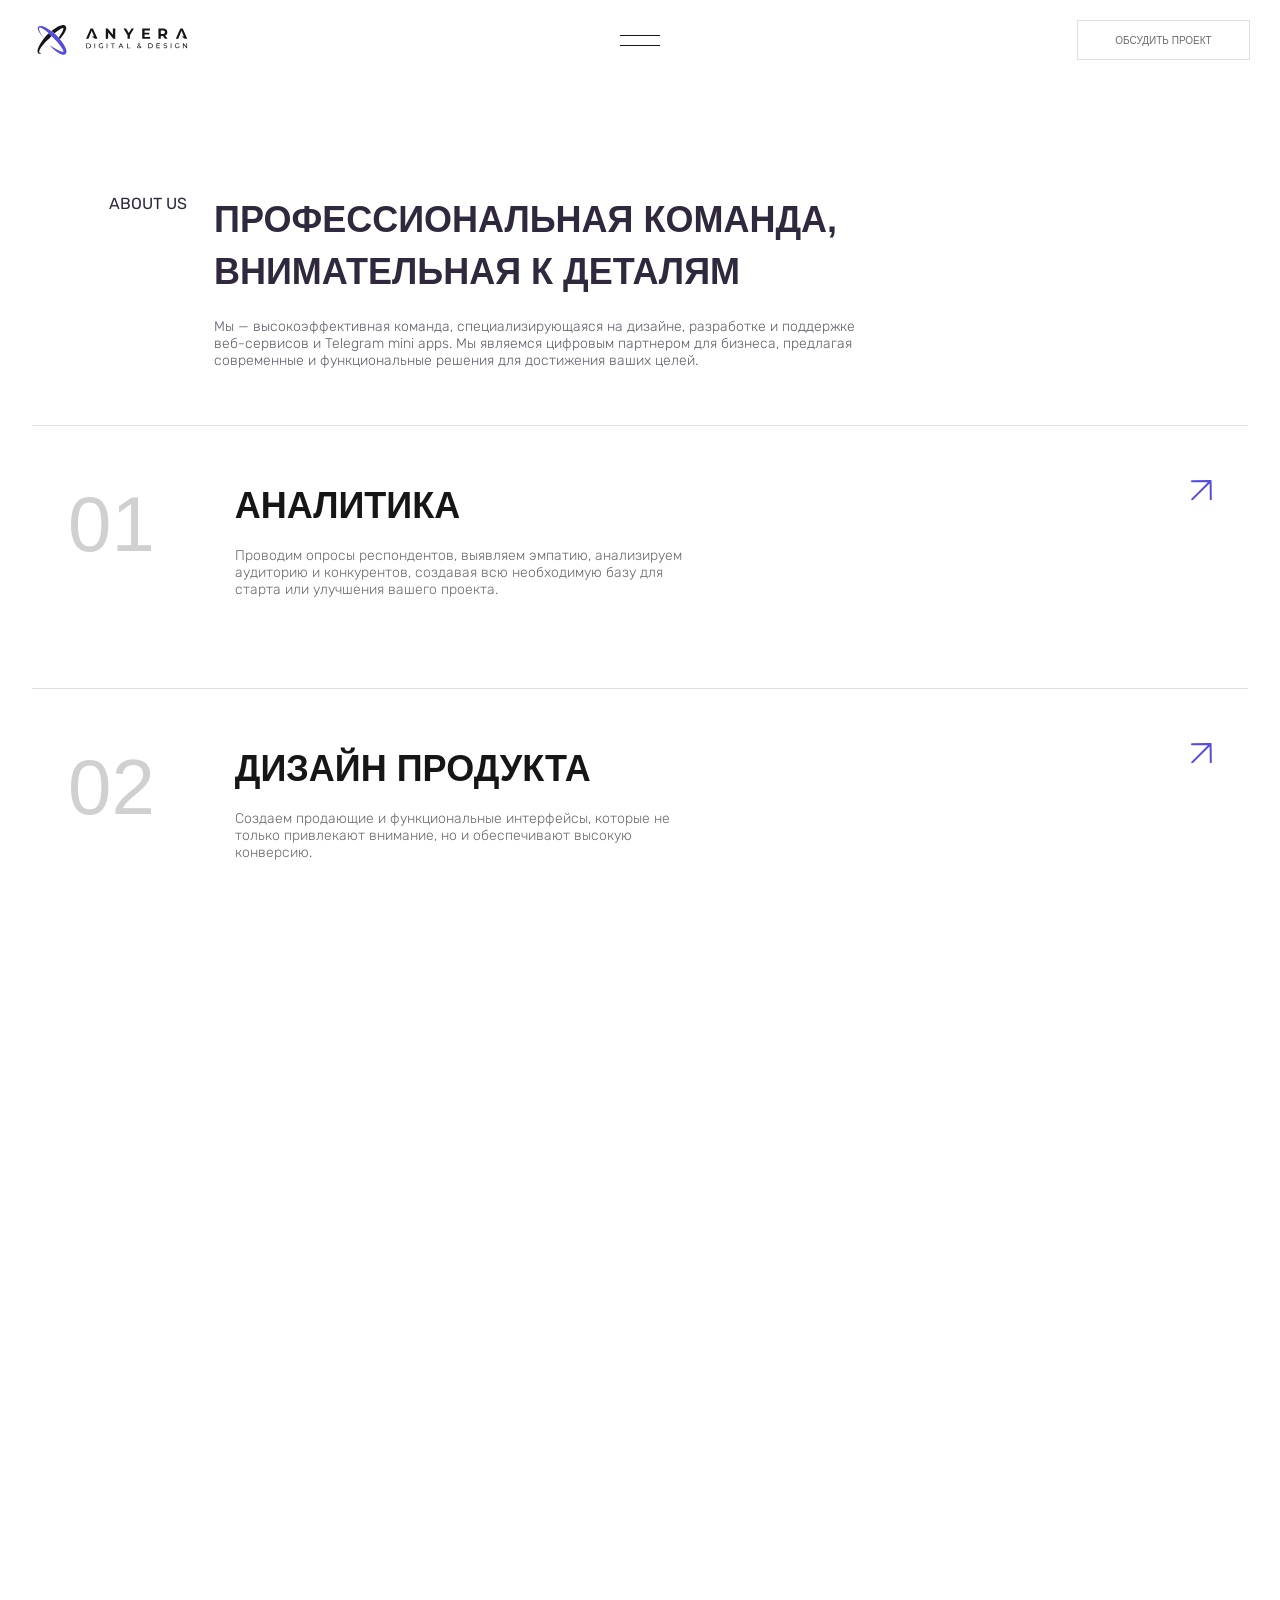
<file: services.html>
<!DOCTYPE html>
<html lang="en">
<head>
  <meta charset="UTF-8">
  <meta http-equiv="X-UA-Compatible" content="IE=edge">
  <meta name="viewport" content="width=device-width, initial-scale=1.0">
  <title>Anyera</title>
  <link rel="shortcut icon" href="img/favicon.ico" type="image/x-icon">
  <link href="img/apple-touch-icon.png" rel="apple-touch-icon" sizes="72x72">
  <link href="img/apple-touch-icon.png" rel="apple-touch-icon" sizes="76x76">
  <link href="img/apple-touch-icon.png" rel="apple-touch-icon" sizes="144x144">
  <link href="img/apple-touch-icon.png" rel="apple-touch-icon" sizes="152x152">
  <link href="img/apple-touch-icon.png" rel="apple-touch-icon" sizes="180x180">
  <link href="img/apple-touch-icon-192x192.png" rel="apple-touch-icon" sizes="192x192">
  <link href="img/apple-touch-icon.png" rel="apple-touch-icon">
  <meta name="msapplication-TileImage" content="img/apple-touch-icon.png">
  <link href="img/favicon-16x16.png" rel="icon" sizes="16x16" type="image/png">
  <link href="img/favicon-32x32.png" rel="icon" sizes="32x32" type="image/png">
  <link href="img/favicon.ico" rel="shortcut icon">
  <link href="img/site.webmanifest" rel="manifest">
  <link rel="stylesheet" href="css/swiper.min.css">
  <link rel="stylesheet" href="css/fonts.css">
  <link rel="stylesheet" href="css/reset.css">
  <link rel="stylesheet" href="css/style.css">
  <script>window.console = window.console || function(t) {};</script>
</head>
<body>
  <div class="overlay"></div>
  <!-- <div class="preloader">
    <div class="preloader__top"></div>
    <svg class="preloader__image" xmlns="http://www.w3.org/2000/svg" width="31" height="31" viewBox="0 0 31 31" fill="none">
      <path d="M2.32467 23.0762C0.852365 20.7515 0 17.9953 0 15.04C0 6.73365 6.73365 0 15.04 0C15.2501 0 15.4591 0.00430619 15.6671 0.012836L2.32467 23.0762Z" fill="currentColor"/>
      <path d="M18.8191 0.478815L29.5746 18.9199C29.9042 17.6821 30.0798 16.3816 30.0798 15.04C30.0798 8.03889 25.2962 2.15511 18.8191 0.478815Z" fill="currentColor"/>
      <path d="M26.5359 24.7384L23.4677 20.3018L19.5899 20.0344C18.4098 19.953 17.3278 19.3482 16.6402 18.3855L16.0843 17.6073C15.922 17.38 16.0395 17.0606 16.3105 16.9929L21.2899 15.7481L17.1017 7.81303L6.03521 26.986C6.02162 27.0095 6.00783 27.0329 5.9938 27.056C8.51128 28.9544 11.6444 30.0799 15.0403 30.0799C19.6509 30.0799 23.777 28.0052 26.5359 24.7384Z" fill="currentColor"/>
    </svg>
    <div class="preloader__bottom"></div>
  </div> -->
  <div class="cursor">
    <div class="cursor__block">
      <div class="cursor__wrapper">
        <div class="cursor__text cursor__text_slider">
          <p>
            <svg width="80" height="26" viewBox="0 0 80 26" fill="none" xmlns="http://www.w3.org/2000/svg">
              <path d="M0.545556 14.0454C-0.18185 13.5274 -0.181853 12.4726 0.545553 11.9546L16.9788 0.253285C17.8607 -0.374635 19.1034 0.236825 19.1034 1.29864V24.7014C19.1034 25.7632 17.8607 26.3746 16.9788 25.7467L0.545556 14.0454Z" fill="currentColor"/>
              <path d="M79.4544 14.0454C80.1819 13.5274 80.1819 12.4726 79.4544 11.9546L63.0212 0.253285C62.1393 -0.374635 60.8966 0.236825 60.8966 1.29864V24.7014C60.8966 25.7632 62.1393 26.3746 63.0212 25.7467L79.4544 14.0454Z" fill="currentColor"/>
              <path d="M45.9705 13.2336C45.9705 16.4353 43.2974 19.0308 40 19.0308C36.7026 19.0308 34.0295 16.4353 34.0295 13.2336C34.0295 10.0318 36.7026 7.43635 40 7.43635C43.2974 7.43635 45.9705 10.0318 45.9705 13.2336Z" fill="currentColor"/>
            </svg>
          </p>
        </div>
        <div class="cursor__text cursor__text_showreel"><p>ОТКРЫТЬ</p></div>
      </div>
      <div class="cursor__left"></div>
      <div class="cursor__right"></div>
    </div>
  </div>
  <header class="header">
    <div class="header__progress">
      <div class="header__progress_bar"></div>
    </div>
    <div class="container header__container">
      <div class="header__content">
        <a class="header__name" href="index.html">
          <svg width="170" height="34" viewBox="0 0 170 34" fill="none" xmlns="http://www.w3.org/2000/svg">
            <path style="--inc-step: 1;" d="M32.5327 2.84143C32.5054 2.63655 32.459 2.4347 32.394 2.23855C32.2422 1.78279 31.9952 1.36477 31.6697 1.01238C31.3284 0.668391 30.9145 0.405703 30.4586 0.243702C30.2653 0.16637 30.0642 0.110478 29.8588 0.0770211C29.675 0.0361788 29.4878 0.012729 29.2997 0.0069799C28.6734 -0.0210865 28.0462 0.0355733 27.4349 0.175434C26.4162 0.426043 25.4252 0.778606 24.4766 1.22783C22.6587 2.07275 21.0139 3.08436 19.4221 4.1598C18.4664 4.80436 17.5406 5.48172 16.6325 6.1777C16.3611 6.38576 16.0905 6.59529 15.8208 6.8063C16.9285 7.64147 19.0432 9.29587 19.2658 9.48471C19.5013 9.27784 19.7393 9.07274 19.9795 8.86941C20.5625 8.3738 21.1544 7.88795 21.7586 7.41894C23.1516 6.33729 24.6109 5.33721 26.0958 4.53572C26.788 4.14769 27.5182 3.83246 28.275 3.59504C28.5581 3.50582 28.8514 3.45309 29.1477 3.43811C29.1907 3.43584 29.2337 3.43584 29.2767 3.43811H29.3253C29.3306 3.47092 29.335 3.50372 29.3412 3.53564C29.3584 3.84621 29.3328 4.15769 29.2652 4.46125C29.0857 5.25567 28.8219 6.02847 28.4781 6.7664C27.7715 8.33745 26.8537 9.88013 25.8732 11.3927C25.3944 12.1321 24.8909 12.8618 24.3715 13.5808C24.224 13.7891 24.0712 13.9957 23.9192 14.2014C24.4731 14.8442 25.1435 15.6741 25.4783 16.089L25.3511 15.9276C25.5578 15.6971 25.7654 15.4657 25.9695 15.2316C26.6426 14.4674 27.3015 13.6854 27.9375 12.8777C29.1327 11.366 30.1997 9.75655 31.1273 8.06615C31.6223 7.15797 32.0228 6.201 32.3224 5.21042C32.4919 4.61752 32.577 4.00352 32.5751 3.38669C32.5778 3.20401 32.5636 3.02148 32.5327 2.84143ZM12.7776 9.3136C12.6699 9.40846 12.5612 9.50156 12.4526 9.59642C11.8015 10.1594 11.147 10.7197 10.5428 11.3359C9.50751 12.3928 8.59502 13.5631 7.68429 14.7325L7.40428 15.0871L7.29739 15.2263C7.26824 15.2644 7.23909 15.3008 7.20906 15.338C5.93484 16.9717 4.74859 18.6725 3.65537 20.4333C2.65808 22.0664 1.73764 23.7589 0.992102 25.5729C0.600783 26.5038 0.304813 27.4722 0.10876 28.4632C0.00501703 29.012 -0.0246941 29.5724 0.0204263 30.1291C0.0734268 30.7108 0.285428 31.4307 0.84105 31.9538C1.40815 32.4591 2.1113 32.5886 2.6625 32.5744C3.19243 32.5569 3.71727 32.4647 4.2216 32.3004C4.37795 32.2463 4.53342 32.1869 4.68888 32.1329C3.01054 31.8332 2.30386 31.4502 2.02473 30.756C1.9652 30.5981 1.92371 30.4339 1.90106 30.2666C1.90106 30.2621 1.90106 30.2568 1.90106 30.2506C1.90106 30.1868 1.90106 30.1167 1.90106 30.0414C1.93922 29.6743 2.02046 29.313 2.1431 28.965C2.4319 28.1705 2.80193 27.4081 3.24727 26.69C3.91161 25.5918 4.64756 24.5389 5.45032 23.5382C5.75066 23.1498 6.05453 22.7686 6.37077 22.3909C6.86014 21.8102 7.36276 21.2383 7.87245 20.6762C8.103 20.4236 8.33797 20.17 8.57382 19.9182C8.56807 19.9113 8.56081 19.9059 8.55262 19.9022C8.55262 19.9022 10.2548 18.0971 11.6682 16.7734C11.6743 16.7734 11.6743 16.7734 11.6796 16.7681C12.3642 16.1111 14.948 13.5684 15.857 12.6703L16.0063 12.5213C15.3711 11.8785 13.6115 10.0965 12.7776 9.31271V9.3136ZM12.5603 9.11145L12.737 9.27725C12.6716 9.21253 12.6125 9.15756 12.5603 9.11057V9.11145Z" fill="currentColor"/>
            <path style="--inc-step: 2;" d="M32.6648 28.5477C32.4184 27.5223 32.0667 26.5251 31.6152 25.5722C30.7704 23.7478 29.7589 22.0911 28.6898 20.492C27.7856 19.1519 26.8282 17.8606 25.8318 16.6012L25.7015 16.438L25.6226 16.3387C25.2866 15.9236 24.6137 15.097 24.0579 14.4505C23.2255 13.4749 22.3798 12.5179 21.5093 11.5813C20.8155 10.9528 20.1081 10.3358 19.387 9.73038C19.1628 9.54147 17.0405 7.88652 15.9298 7.05106C14.7773 6.2227 13.6187 5.41473 12.4095 4.67506C10.7747 3.641 9.05666 2.74481 7.27327 1.99574C6.34221 1.60451 5.37438 1.30739 4.38422 1.10884C3.8363 1.00525 3.277 0.975417 2.72118 1.02015C2.1361 1.07336 1.41628 1.28622 0.899458 1.84408C0.382639 2.40194 0.258532 3.11855 0.26917 3.67907C0.29105 4.20871 0.383469 4.73306 0.54398 5.23824C0.857036 6.15428 1.25968 7.03718 1.74605 7.8741C2.66533 9.53083 3.77343 11.0386 4.91256 12.5019C5.70331 13.5183 6.53039 14.5028 7.36989 15.4748L7.47716 15.3356C6.69882 14.3352 5.95063 13.3143 5.25209 12.2598C4.23585 10.7336 3.35064 9.12406 2.60594 7.44839C2.25271 6.63635 1.98905 5.78819 1.81963 4.91895C1.74449 4.53106 1.72657 4.13425 1.76644 3.74115C1.80988 3.38107 1.9393 3.13806 2.0838 3.03607C2.2283 2.93408 2.46587 2.89062 2.79919 2.91279C3.16627 2.94725 3.52772 3.02679 3.87538 3.14959C4.67038 3.44295 5.43441 3.8143 6.1563 4.25822C7.65091 5.15664 9.07548 6.24842 10.4469 7.39518C11.2004 8.03108 11.9344 8.68827 12.6551 9.35611C12.7074 9.40311 12.7668 9.4581 12.8324 9.52196L12.8714 9.55832C13.7056 10.3423 15.4741 12.1241 16.1115 12.768C16.1567 12.8159 16.2196 12.8798 16.295 12.9587C16.3269 12.9924 16.3446 13.0092 16.3446 13.0092C17.474 14.1746 21.1946 17.9661 21.1946 17.9661C21.7806 18.5107 22.7025 19.575 22.7247 19.6149V19.6211C23.6608 20.6694 24.5685 21.7354 25.4249 22.8379C26.5064 24.2427 27.5117 25.7061 28.3121 27.1978C28.6956 27.8959 29.0112 28.6292 29.2545 29.3876C29.3372 29.6736 29.3892 29.9677 29.4096 30.2647C29.4145 30.3082 29.4127 30.3522 29.4043 30.3951V30.4474C29.3777 30.4528 29.3458 30.4528 29.3156 30.459C29.0054 30.4791 28.6939 30.4555 28.3902 30.3889C28.1863 30.3454 27.9806 30.2913 27.7696 30.2275C27.7371 30.224 27.7049 30.2186 27.673 30.2115C24.7476 29.5127 17.5981 25.1101 13.4574 22.6028C16.1035 25.589 19.6796 28.828 21.7673 30.3774C22.7335 31.0577 23.7374 31.6828 24.7742 32.2496C25.682 32.7518 26.6414 33.1541 27.6358 33.4496C28.2265 33.6218 28.8386 33.7093 29.4539 33.7095C29.6378 33.7072 29.8213 33.6909 30.0027 33.6607C30.208 33.6381 30.4098 33.5907 30.6037 33.5197C31.0643 33.3748 31.4857 33.1267 31.8359 32.7942C32.1783 32.452 32.4408 32.0383 32.6045 31.5827C32.6776 31.3856 32.7337 31.1827 32.772 30.976C32.8082 30.7912 32.8295 30.6038 32.8359 30.4155C32.8667 29.788 32.8092 29.1592 32.6648 28.5477Z" fill="currentColor"/>
            <path style="--inc-step: 3;" d="M60.1681 4L55 15.6628H57.7497L61.4762 6.65093L64.1284 13.0912H61.5012L65.1869 15.6628H68.0034L62.8185 4H60.1681Z" fill="currentColor"/>
            <path style="--inc-step: 4;" d="M85.4384 11.0757L79.6253 4H77.3867V15.6628H80.0594V8.58431L85.8894 15.6628H88.1111V4H85.4384V11.0757Z" fill="currentColor"/>
            <path style="--inc-step: 5;" d="M106.632 4L103.497 9.17776L100.374 4H97.4961L102.031 11.5058V15.6628H104.741V11.5338L109.293 4H106.632Z" fill="currentColor"/>
            <path style="--inc-step: 6;" d="M121.344 10.7976H126.729V8.69908H121.344V6.16665H127.442V4H118.676V15.6628H127.657V13.4971H121.344V10.7976Z" fill="currentColor"/>
            <path style="--inc-step: 7;" d="M144.784 11.913C145.496 11.6156 146.105 11.1141 146.532 10.4715C146.943 9.84446 147.148 9.09804 147.149 8.23219C147.149 7.35453 146.943 6.59909 146.532 5.96588C146.105 5.31888 145.497 4.81202 144.784 4.5085C144.03 4.17012 143.131 4.00062 142.087 4H137.042V15.6628H139.74V12.4103H142.087H142.212L144.45 15.6609H147.364L144.76 11.9223L144.784 11.913ZM143.802 6.73189C144.213 7.08706 144.418 7.58686 144.418 8.23126C144.418 8.86385 144.213 9.36147 143.802 9.7241C143.392 10.0867 142.77 10.2671 141.937 10.2653H139.74V6.19634H141.937C142.77 6.19634 143.392 6.37424 143.802 6.73003V6.73189Z" fill="currentColor"/>
            <path style="--inc-step: 8;" d="M164.567 4H161.916L156.748 15.6628H159.499L163.224 6.65093L165.876 13.0912H163.25L166.936 15.6628H169.751L164.567 4Z" fill="currentColor"/>
            <path style="--inc-step: 9;" d="M55.2676 26.3851V20.9304H57.5666C58.0997 20.9197 58.6275 21.0374 59.1056 21.2735C59.5344 21.489 59.8936 21.8213 60.1418 22.232C60.3845 22.6683 60.5118 23.1592 60.5118 23.6584C60.5118 24.1576 60.3845 24.6485 60.1418 25.0847C59.8938 25.4946 59.5345 25.8256 59.1056 26.0392C58.6278 26.276 58.0998 26.3937 57.5666 26.3824L55.2676 26.3851ZM56.0464 25.7081H57.521C57.9271 25.7184 58.3296 25.6301 58.694 25.4507C59.0137 25.289 59.2799 25.0386 59.4608 24.7295C59.64 24.4004 59.7339 24.0317 59.7339 23.657C59.7339 23.2824 59.64 22.9137 59.4608 22.5846C59.2787 22.2774 59.0127 22.0286 58.694 21.8674C58.3287 21.6896 57.9258 21.6031 57.5197 21.6154H56.0451L56.0464 25.7081Z" fill="currentColor"/>
            <path style="--inc-step: 9;" d="M64.5342 26.3844V20.9297H65.313V26.3844H64.5342Z" fill="currentColor"/>
            <path style="--inc-step: 10;" d="M72.2413 26.3816C71.8448 26.3855 71.4511 26.3155 71.0803 26.1752C70.7394 26.0452 70.4284 25.8476 70.166 25.5941C69.9036 25.3407 69.6952 25.0367 69.5534 24.7006C69.2621 23.9865 69.2621 23.1867 69.5534 22.4726C69.6956 22.1395 69.9035 21.8386 70.1647 21.5878C70.431 21.3339 70.7449 21.1353 71.0884 21.0033C71.8484 20.7255 72.6823 20.7255 73.4424 21.0033C73.7924 21.1378 74.105 21.3543 74.354 21.6347L73.87 22.1173C73.6627 21.9097 73.4149 21.7468 73.1421 21.6388C72.8695 21.535 72.5799 21.4832 72.2882 21.4859C71.9913 21.4834 71.6967 21.5366 71.4195 21.6428C71.1627 21.7429 70.9284 21.8933 70.7305 22.0852C70.5341 22.2741 70.3801 22.5026 70.2787 22.7554C70.066 23.291 70.066 23.8875 70.2787 24.4231C70.3812 24.6754 70.5351 24.9036 70.7305 25.0934C70.9283 25.2847 71.1626 25.4343 71.4195 25.5331C71.6953 25.6391 71.9887 25.6918 72.2842 25.6886C72.5689 25.6905 72.852 25.6452 73.122 25.5545C73.3998 25.4577 73.6535 25.3022 73.866 25.0987L74.3111 25.6899C74.0328 25.9234 73.7112 26.0997 73.3646 26.2087C73.0016 26.3251 72.6225 26.3835 72.2413 26.3816ZM73.559 25.5867V23.5598H74.307V25.6859L73.559 25.5867Z" fill="currentColor"/>
            <path style="--inc-step: 10;" d="M78.375 26.3844V20.9297H79.1498V26.3844H78.375Z" fill="currentColor"/>
            <path style="--inc-step: 11;" d="M85.0419 26.3777V21.608H83.1719V20.9297H87.6842V21.608H85.8074V26.3844L85.0419 26.3777Z" fill="currentColor"/>
            <path style="--inc-step: 11;" d="M91.7061 26.3844L94.1767 20.9297H94.9475L97.4262 26.3844H96.6085L94.4019 21.3667H94.7143L92.5104 26.3844H91.7061ZM92.7584 25.021L92.9689 24.3977H96.0387L96.2653 25.021H92.7584Z" fill="currentColor"/>
            <path style="--inc-step: 12;" d="M101.448 26.3844V20.9297H102.228V25.7074H105.178V26.3844H101.448Z" fill="currentColor"/>
            <path style="--inc-step: 12;" d="M114.821 26.3587C114.485 26.3647 114.152 26.3036 113.84 26.1791C113.574 26.0747 113.34 25.9028 113.162 25.6804C112.996 25.4696 112.908 25.2084 112.912 24.9404C112.91 24.7068 112.966 24.4764 113.076 24.2702C113.208 24.0409 113.386 23.8407 113.597 23.6817C113.891 23.4571 114.205 23.2601 114.536 23.0932C114.792 22.9626 115.04 22.8171 115.28 22.6575C115.428 22.5632 115.557 22.4428 115.662 22.3022C115.735 22.1959 115.775 22.0696 115.774 21.9403C115.777 21.8589 115.761 21.778 115.729 21.7032C115.697 21.6285 115.649 21.5616 115.588 21.5073C115.436 21.3871 115.245 21.3274 115.052 21.3397C114.845 21.3276 114.641 21.3931 114.479 21.5234C114.412 21.5832 114.358 21.6572 114.322 21.7402C114.287 21.8232 114.27 21.913 114.273 22.0033C114.273 22.1003 114.29 22.1965 114.324 22.2875C114.369 22.398 114.433 22.5004 114.512 22.5904C114.635 22.7389 114.766 22.8807 114.904 23.0154L117.788 25.8828L117.368 26.3815L114.306 23.3345C114.151 23.184 114.007 23.0213 113.877 22.8478C113.781 22.721 113.705 22.5805 113.651 22.4309C113.605 22.2982 113.581 22.1586 113.581 22.018C113.576 21.7903 113.64 21.5664 113.765 21.3759C113.891 21.1863 114.069 21.0373 114.278 20.9469C114.523 20.8409 114.787 20.7892 115.053 20.7954C115.299 20.7894 115.543 20.8351 115.77 20.9295C115.967 21.0104 116.134 21.1499 116.248 21.3291C116.363 21.5083 116.419 21.7185 116.41 21.9309C116.411 22.1333 116.359 22.3323 116.257 22.5073C116.132 22.7106 115.966 22.8859 115.77 23.0221C115.485 23.2258 115.182 23.4052 114.867 23.5583C114.61 23.6857 114.365 23.8355 114.135 24.0061C113.983 24.1164 113.855 24.2553 113.757 24.4149C113.681 24.551 113.642 24.7043 113.643 24.86C113.641 25.0249 113.695 25.1856 113.796 25.3158C113.907 25.4561 114.056 25.5625 114.225 25.6228C114.43 25.7 114.648 25.7373 114.867 25.7327C115.194 25.7371 115.516 25.6592 115.805 25.5061C116.096 25.3464 116.339 25.1123 116.51 24.8278C116.717 24.4831 116.858 24.1031 116.927 23.7071L117.528 23.9015C117.443 24.3778 117.26 24.8314 116.992 25.234C116.752 25.5848 116.43 25.8712 116.053 26.0678C115.672 26.2624 115.249 26.3622 114.821 26.3587Z" fill="currentColor"/>
            <path style="--inc-step: 13;" d="M125.514 26.2503V20.7956H127.813C128.346 20.7849 128.874 20.9026 129.352 21.1388C129.782 21.3534 130.144 21.6858 130.393 22.0973C130.636 22.5335 130.763 23.0244 130.763 23.5236C130.763 24.0228 130.636 24.5137 130.393 24.95C130.146 25.3609 129.786 25.6928 129.357 25.9071C128.879 26.1439 128.351 26.2616 127.818 26.2503H125.514ZM126.293 25.5733H127.767C128.173 25.5837 128.576 25.4953 128.94 25.3159C129.26 25.1543 129.526 24.9039 129.707 24.5947C129.886 24.2656 129.98 23.8969 129.98 23.5223C129.98 23.1476 129.886 22.7789 129.707 22.4498C129.525 22.1427 129.259 21.8939 128.94 21.7326C128.575 21.5549 128.172 21.4684 127.766 21.4806H126.291L126.293 25.5733Z" fill="currentColor"/>
            <path style="--inc-step: 13;" d="M135.563 25.5726H138.743V26.2496H134.784V20.7949H138.634V21.4799H135.563V25.5726ZM135.493 23.1489H138.298V23.8112H135.493V23.1489Z" fill="currentColor"/>
            <path style="--inc-step: 14;" d="M144.854 26.2432C144.449 26.2448 144.047 26.18 143.662 26.0515C143.332 25.9517 143.026 25.7831 142.766 25.5569L143.054 24.9496C143.289 25.1474 143.558 25.3005 143.849 25.4014C144.17 25.5209 144.511 25.5817 144.854 25.581C145.116 25.5896 145.376 25.5524 145.625 25.4711C145.797 25.417 145.949 25.3129 146.062 25.1721C146.153 25.0463 146.2 24.8942 146.196 24.7391C146.2 24.6552 146.185 24.5714 146.154 24.4935C146.122 24.4156 146.075 24.3453 146.014 24.2874C145.876 24.1637 145.714 24.0693 145.538 24.0099C145.328 23.936 145.113 23.8751 144.896 23.8276C144.661 23.7753 144.427 23.7149 144.191 23.6439C143.966 23.5788 143.748 23.4888 143.543 23.3758C143.352 23.2697 143.191 23.1182 143.073 22.9347C142.945 22.72 142.882 22.4726 142.893 22.2229C142.891 21.9482 142.968 21.6786 143.116 21.4467C143.283 21.1939 143.521 20.9962 143.801 20.8783C144.174 20.7228 144.577 20.6496 144.982 20.6639C145.298 20.6644 145.614 20.7063 145.92 20.7885C146.209 20.8613 146.483 20.9823 146.731 21.1465L146.474 21.7698C146.247 21.618 145.997 21.5035 145.734 21.4307C145.487 21.3628 145.233 21.3277 144.978 21.3261C144.72 21.318 144.464 21.3575 144.221 21.4427C144.05 21.502 143.899 21.6107 143.788 21.7551C143.699 21.8825 143.652 22.035 143.654 22.1907C143.65 22.276 143.664 22.3611 143.696 22.4404C143.727 22.5197 143.775 22.5914 143.837 22.6506C143.975 22.772 144.137 22.8633 144.313 22.9187C144.523 22.9907 144.738 23.0516 144.955 23.101C145.189 23.1559 145.424 23.2163 145.66 23.2846C145.885 23.3485 146.103 23.4385 146.307 23.5527C146.497 23.6581 146.659 23.8081 146.778 23.9898C146.905 24.2008 146.968 24.4446 146.958 24.6909C146.958 24.9633 146.88 25.2302 146.732 25.459C146.56 25.7125 146.317 25.9101 146.034 26.0274C145.66 26.1818 145.258 26.2553 144.854 26.2432Z" fill="currentColor"/>
            <path style="--inc-step: 14;" d="M150.979 26.2496V20.7949H151.759V26.2496H150.979Z" fill="currentColor"/>
            <path style="--inc-step: 15;" d="M158.688 26.2471C158.291 26.2511 157.897 26.1811 157.527 26.0407C157.186 25.9107 156.875 25.7131 156.612 25.4596C156.35 25.2062 156.141 24.9022 156 24.566C155.708 23.8519 155.708 23.0521 156 22.338C156.141 22.0047 156.349 21.7037 156.611 21.4533C156.877 21.1988 157.191 21.0001 157.535 20.8688C157.907 20.7274 158.304 20.6574 158.702 20.6624C159.107 20.6573 159.509 20.7288 159.887 20.8728C160.237 21.0073 160.55 21.2238 160.799 21.5042L160.316 21.9868C160.109 21.7788 159.86 21.6159 159.587 21.5082C159.032 21.3018 158.421 21.3018 157.866 21.5082C157.608 21.6059 157.372 21.754 157.171 21.9439C156.975 22.1332 156.822 22.3616 156.72 22.6142C156.507 23.1497 156.507 23.7463 156.72 24.2818C156.823 24.5339 156.976 24.762 157.171 24.9521C157.37 25.1435 157.604 25.2931 157.862 25.3918C158.137 25.4981 158.431 25.5509 158.726 25.5473C159.011 25.5492 159.294 25.5039 159.564 25.4133C159.842 25.3158 160.095 25.1605 160.308 24.9575L160.752 25.5487C160.474 25.7824 160.152 25.9588 159.806 26.0675C159.445 26.1858 159.067 26.2464 158.688 26.2471ZM160.004 25.4521V23.4252H160.752V25.5513L160.004 25.4521Z" fill="currentColor"/>
            <path style="--inc-step: 15;" d="M164.82 26.2496V20.7949H165.46L169.067 25.2764H168.732V20.7949H169.511V26.2496H168.878L165.259 21.7695H165.594V26.2496H164.82Z" fill="currentColor"/>
          </svg>
        </a>
        <button class="header__burger" aria-label="Открыть меню">
          <span></span>
          <span></span>
          <span></span>
          <span></span>
        </button>
        <div class="header__right">
          <div class="header__links">
            <a class="header__link text text__middle" href="team.html"><span class="text__rotate">Команда</span></a>
            <a class="header__link text text__middle" href="projects.html"><span class="text__rotate">Проекты</span></a>
          </div>
          <div class="header__buttons">
            <button class="btn button__project">
              <span class="button__text">ОБСУДИТЬ ПРОЕКТ</span>
              <span class="button__hover"></span>
            </button>
            <a href="briefing.html" class="btn button__briefing">
              <span class="button__text">БРИФИНГ</span>
              <span class="button__hover"></span>
            </a>
            <!-- <a href="briefing.html" class="btn button__feedback">
              <span class="button__text">КАЛЬКУЛЯТОР</span>
              <span class="button__hover"></span>
            </a> -->
            <div class="header__consultation_burger_flex">
              <button class="header__consultation_burger" aria-label="Закрыть меню">
                <svg width="23" height="22" viewBox="0 0 23 22" fill="none" xmlns="http://www.w3.org/2000/svg">
                  <path d="M1 21.3241L21.3241 1M1.42335 1L21.7475 21.3241" stroke="currentColor"/>
                </svg>
              </button>
            </div>
          </div>
        </div>
      </div>
    </div>
  </header>
  <main class="main" data-scroll-container>
    <section class="top" data-scroll-section id="top"></section>
    <section class="services_top" data-scroll-section>
      <div class="container services_top__container">
        <div class="services_top__block">
          <div class="services_top__info">
            <div class="services_top__left">
              <p class="rubik">About us</p>
            </div>
            <div class="services_top__right">
              <h1 class="services_top__head title_two">ПРОФЕССИОНАЛЬНАЯ команда, ВНИМАТЕЛЬНАЯ К ДЕТАЛЯМ</h1>
              <p class="services_top__desc">Мы — высокоэффективная команда, специализирующаяся на дизайне, разработке и поддержке веб-сервисов и Telegram mini apps. Мы являемся цифровым партнером для бизнеса, предлагая современные и функциональные решения для достижения ваших целей.</p> 
            </div>
          </div>
          <!-- <div class="services_top__image">
            <svg width="1201" height="1308" viewBox="0 0 1201 1308" fill="none" xmlns="http://www.w3.org/2000/svg">
              <path d="M1088.37 653.561C1011.67 395.804 973.814 80.5026 660.983 99.709C-30.9536 142.191 63.531 794.325 268.091 737.155C648.274 630.902 480.861 770.91 788.368 1016.48C1095.88 1262.05 1184.24 975.758 1088.37 653.561Z" stroke="currentColor" stroke-opacity="0.15"/>
              <path d="M1067.89 655.386C996.861 402.141 964.702 93.2225 658.485 107.184C-18.8234 138.064 63.5227 777.246 264.445 724.492C637.869 626.445 471.995 760.78 768.925 1005.66C1065.86 1250.55 1156.68 971.941 1067.89 655.386Z" stroke="currentColor" stroke-opacity="0.15"/>
              <path d="M1047.82 656.935C982.298 408.317 955.624 105.88 656.106 114.81C-6.3831 134.56 64.2565 760.574 261.455 712.105C627.957 622.025 463.759 750.771 750.211 994.697C1036.66 1238.62 1129.73 967.708 1047.82 656.935Z" stroke="currentColor" stroke-opacity="0.15"/>
              <path d="M1028.17 658.219C967.984 414.336 946.583 118.476 653.846 122.588C6.35424 131.684 65.7232 744.322 259.113 700.009C618.537 617.651 456.149 740.895 732.23 983.596C1008.31 1226.3 1103.4 963.073 1028.17 658.219Z" stroke="currentColor" stroke-opacity="0.15"/>
              <path d="M1008.93 659.249C953.922 420.206 937.58 131.012 651.699 130.523C19.372 129.441 67.9099 728.508 257.41 688.218C609.606 613.338 449.16 731.17 714.98 972.38C980.799 1213.59 1077.69 958.053 1008.93 659.249Z" stroke="currentColor" stroke-opacity="0.15"/>
              <path d="M990.115 660.034C940.114 425.933 928.616 143.489 649.662 138.616C32.6559 127.837 70.8054 713.146 256.339 676.746C601.162 609.094 442.787 721.606 698.463 961.064C954.139 1200.52 1052.62 952.661 990.115 660.034Z" stroke="currentColor" stroke-opacity="0.15"/>
              <path d="M971.727 660.585C926.564 431.522 919.692 155.908 647.73 146.868C46.1902 126.875 74.3971 698.252 255.889 665.606C593.201 604.931 437.024 712.218 682.68 949.666C928.335 1187.11 1028.18 946.914 971.727 660.585Z" stroke="currentColor" stroke-opacity="0.15"/>
              <path d="M953.768 660.912C913.272 436.98 910.808 168.269 645.899 155.283C59.9585 126.56 78.6717 683.84 256.052 654.811C585.72 600.86 431.866 703.02 667.629 938.202C903.392 1173.38 1004.39 940.827 953.768 660.912Z" stroke="currentColor" stroke-opacity="0.15"/>
              <path d="M936.245 661.026C900.243 442.314 901.968 180.575 644.166 163.862C73.9476 126.895 83.6184 669.925 256.818 644.376C578.717 596.892 427.307 694.026 653.312 926.691C879.316 1159.36 981.249 934.415 936.245 661.026Z" stroke="currentColor" stroke-opacity="0.15"/>
              <path d="M919.161 660.936C887.477 447.529 893.171 192.826 642.528 172.606C88.1406 127.884 89.2229 656.52 258.178 634.312C572.188 593.036 423.341 685.247 639.727 915.147C856.112 1145.05 958.766 927.694 919.161 660.936Z" stroke="currentColor" stroke-opacity="0.15"/>
              <path d="M902.519 660.654C874.977 452.632 884.419 205.023 640.978 181.518C102.522 129.53 95.4712 643.641 260.12 624.633C566.128 589.305 419.961 676.698 626.872 903.59C833.783 1130.48 936.946 920.681 902.519 660.654Z" stroke="currentColor" stroke-opacity="0.15"/>
              <path d="M886.322 660.191C862.745 457.631 875.711 217.168 639.512 190.601C117.075 131.837 102.35 631.301 262.636 615.351C560.534 585.709 417.16 668.392 614.747 892.036C812.334 1115.68 915.793 913.392 886.322 660.191Z" stroke="currentColor" stroke-opacity="0.15"/>
              <path d="M870.575 659.556C850.783 462.528 867.052 229.261 638.13 199.852C131.787 134.805 109.848 619.511 265.715 606.478C555.402 582.256 414.934 660.339 603.351 880.5C791.769 1100.66 895.315 905.841 870.575 659.556Z" stroke="currentColor" stroke-opacity="0.15"/>
              <path d="M855.28 658.761C839.093 467.334 858.442 241.304 636.825 209.277C146.641 138.439 117.948 608.287 269.347 598.027C550.729 578.959 413.273 652.556 592.682 869C772.09 1085.44 875.513 898.045 855.28 658.761Z" stroke="currentColor" stroke-opacity="0.15"/>
              <path d="M840.439 657.816C827.676 472.053 849.879 253.298 635.592 218.875C161.621 142.737 126.637 597.639 273.519 590.008C546.507 575.827 412.17 645.051 582.735 857.552C753.3 1070.05 856.393 890.02 840.439 657.816Z" stroke="currentColor" stroke-opacity="0.15"/>
              <path d="M826.056 656.733C816.534 476.692 841.368 265.244 634.429 228.648C176.711 147.704 135.9 587.581 278.222 582.435C542.734 572.87 411.618 637.84 573.51 846.175C735.401 1054.51 837.959 881.783 826.056 656.733Z" stroke="currentColor" stroke-opacity="0.15"/>
              <path d="M812.132 655.522C805.667 481.258 832.908 277.144 633.331 238.598C191.897 153.341 145.723 578.126 283.444 575.318C539.404 570.1 411.609 630.934 565.002 834.883C718.395 1038.83 820.213 873.351 812.132 655.522Z" stroke="currentColor" stroke-opacity="0.15"/>
              <path d="M798.669 654.193C795.077 485.757 824.499 288.999 632.293 248.725C207.161 159.646 156.09 569.285 289.172 568.669C536.511 567.524 412.134 624.344 557.208 823.693C702.282 1023.04 803.159 864.739 798.669 654.193Z" stroke="currentColor" stroke-opacity="0.15"/>
              <path d="M785.67 652.759C784.765 490.196 816.144 300.809 631.312 259.031C222.489 166.622 166.986 561.068 295.396 562.497C534.052 565.154 413.186 618.083 550.126 812.622C687.065 1007.16 786.801 855.963 785.67 652.759Z" stroke="currentColor" stroke-opacity="0.15"/>
              <path d="M773.135 651.229C774.732 494.581 807.843 312.577 630.383 269.516C237.866 174.269 178.395 553.487 302.103 556.814C532.02 562.998 414.756 612.162 543.75 801.686C672.744 991.21 771.139 847.04 773.135 651.229Z" stroke="currentColor" stroke-opacity="0.15"/>
              <path d="M761.065 649.616C764.977 498.92 799.595 324.305 629.499 280.181C253.271 182.586 190.3 546.553 309.279 551.631C530.406 561.067 416.832 606.592 538.073 790.901C659.315 975.21 756.175 837.988 761.065 649.616Z" stroke="currentColor" stroke-opacity="0.15"/>
              <path d="M749.464 647.93C755.503 503.217 791.405 335.992 628.661 291.028C268.696 191.573 202.689 540.277 316.915 546.956C529.21 559.369 419.41 601.385 533.096 780.283C646.783 959.182 741.915 828.821 749.464 647.93Z" stroke="currentColor" stroke-opacity="0.15"/>
              <path d="M738.331 646.181C746.311 507.481 783.272 347.64 627.863 302.056C284.121 201.229 215.543 534.667 324.997 542.8C528.423 557.915 422.478 596.552 528.811 769.849C635.145 943.146 728.357 819.557 738.331 646.181Z" stroke="currentColor" stroke-opacity="0.15"/>
              <path d="M727.667 644.382C737.399 511.718 775.196 359.252 627.099 313.267C299.531 211.554 228.847 529.735 333.512 539.173C528.038 556.713 426.026 592.103 525.213 759.613C624.4 927.124 715.502 810.212 727.667 644.382Z" stroke="currentColor" stroke-opacity="0.15"/>
              <path d="M717.471 642.542C728.767 515.933 767.177 370.828 626.365 324.66C314.91 222.543 242.582 525.489 342.446 536.082C528.049 555.771 430.045 588.048 522.294 749.592C614.544 911.135 703.351 800.803 717.471 642.542Z" stroke="currentColor" stroke-opacity="0.15"/>
              <path d="M707.746 640.674C720.418 520.135 759.218 382.369 625.659 336.237C330.245 234.199 256.734 521.939 351.788 533.54C528.45 555.1 434.526 584.4 520.051 739.801C605.577 895.202 691.906 791.347 707.746 640.674Z" stroke="currentColor" stroke-opacity="0.15"/>
              <path d="M698.489 638.787C712.349 524.329 751.319 393.878 624.974 347.998C345.517 246.517 271.285 519.093 361.522 531.551C529.233 554.707 439.457 581.167 518.477 730.256C597.497 879.345 681.165 781.86 698.489 638.787Z" stroke="currentColor" stroke-opacity="0.15"/>
              <path d="M689.701 636.893C704.56 528.522 743.479 405.355 624.306 359.941C360.712 259.494 286.216 516.958 371.635 530.126C530.39 554.601 444.828 578.359 517.563 720.971C590.298 863.584 671.128 772.357 689.701 636.893Z" stroke="currentColor" stroke-opacity="0.15"/>
              <path d="M681.383 635.004C697.053 532.721 735.702 416.802 623.653 372.07C375.816 273.13 301.514 515.545 382.116 529.274C531.917 554.791 450.63 575.987 517.304 711.964C583.979 847.94 661.796 762.858 681.383 635.004Z" stroke="currentColor" stroke-opacity="0.15"/>
              <path d="M673.53 633.13C689.823 536.933 727.983 428.222 623.006 384.384C390.81 287.42 317.157 514.859 392.945 529.001C533.802 555.285 456.848 574.06 517.691 703.247C578.534 832.434 653.164 753.377 673.53 633.13Z" stroke="currentColor" stroke-opacity="0.15"/>
              <path d="M666.146 631.282C682.874 541.163 720.329 439.613 622.365 396.88C405.683 302.361 333.13 514.909 404.114 529.315C536.041 556.09 463.475 572.586 518.718 694.836C573.96 817.085 645.236 743.931 666.146 631.282Z" stroke="currentColor" stroke-opacity="0.15"/>
              <path d="M659.227 629.471C676.203 545.419 712.737 450.979 621.725 409.561C420.418 317.949 349.416 515.7 415.608 530.223C538.627 557.215 470.501 571.575 520.377 686.745C570.254 801.915 638.007 734.536 659.227 629.471Z" stroke="currentColor" stroke-opacity="0.15"/>
              <path d="M652.773 627.707C669.811 549.706 705.209 462.322 621.081 422.425C435.001 334.18 365.997 517.239 427.41 531.732C541.549 558.668 477.911 571.036 522.659 678.989C567.408 786.942 631.476 725.209 652.773 627.707Z" stroke="currentColor" stroke-opacity="0.15"/>
              <path d="M646.781 626.002C663.694 554.032 697.745 473.641 620.428 435.473C449.415 351.05 382.853 519.533 439.507 533.849C544.801 560.456 485.695 570.977 525.556 671.582C565.417 772.187 625.64 715.966 646.781 626.002Z" stroke="currentColor" stroke-opacity="0.15"/>
              <path d="M641.249 624.368C657.852 558.402 690.344 484.941 619.762 448.705C463.646 368.555 399.967 522.587 451.884 536.58C548.373 562.586 493.841 571.408 529.058 664.54C564.275 757.672 620.496 706.824 641.249 624.368Z" stroke="currentColor" stroke-opacity="0.15"/>
              <path d="M636.177 622.813C652.284 562.824 683.009 496.22 619.08 462.118C477.681 386.689 417.322 526.406 464.526 539.931C552.258 565.066 502.338 572.334 533.157 657.874C563.976 743.413 616.043 697.798 636.177 622.813Z" stroke="currentColor" stroke-opacity="0.15"/>
              <path d="M631.561 621.349C646.989 567.303 675.738 507.481 618.377 475.713C491.503 405.448 434.899 530.996 477.42 543.907C556.447 567.902 511.173 573.765 537.843 651.598C564.513 729.432 612.275 688.906 631.561 621.349Z" stroke="currentColor" stroke-opacity="0.15"/>
              <path d="M627.398 619.987C641.964 571.847 668.532 518.727 617.648 489.491C505.098 424.825 452.678 536.361 490.548 548.515C560.931 571.102 520.333 575.708 543.105 645.728C565.877 715.748 609.189 680.162 627.398 619.987Z" stroke="currentColor" stroke-opacity="0.15"/>
              <path d="M623.684 618.737C637.207 576.461 661.391 529.957 616.887 503.448C518.451 444.814 470.642 542.504 503.896 553.758C565.7 574.672 529.806 578.17 548.934 640.275C568.062 702.38 606.78 671.583 623.684 618.737Z" stroke="currentColor" stroke-opacity="0.15"/>
              <path d="M620.42 617.61C632.719 581.151 654.318 541.174 616.094 517.585C531.55 465.41 488.773 549.431 517.45 559.642C570.749 578.619 539.582 581.157 555.321 635.253C571.06 689.348 605.047 663.184 620.42 617.61Z" stroke="currentColor" stroke-opacity="0.15"/>
              <path d="M617.6 616.617C628.495 585.925 647.31 552.38 615.263 531.902C544.379 486.606 507.051 557.144 531.194 566.171C576.065 582.949 549.646 584.679 562.254 630.674C574.863 676.67 603.982 654.983 617.6 616.617Z" stroke="currentColor" stroke-opacity="0.15"/>
            </svg>
          </div> -->
        </div>
      </div>
    </section>
    <section class="services" data-scroll-section>
      <div class="services__block">
        <div class="container services__container">
          <div class="services__flex">
            <div class="services__number">
              01
            </div>
            <div class="services__left">
              <h3 class="services__head title_two">Аналитика</h3>
              <p class="services__desc">Проводим опросы респондентов, выявляем эмпатию, анализируем аудиторию и конкурентов, создавая всю необходимую базу для старта или улучшения вашего проекта.</p>
              <ul class="services__list_left">
                <li class="services__item"><p>Исследование пользователей</p></li>
                <li class="services__item"><p>Аудит пользовательского опыта</p></li>
                <li class="services__item"><p>Стратегия продукта</p></li>
                <li class="services__item"><p>Проетная документация</p></li>
              </ul>
              </div>
              <div class="services__img">
                <img src="./img/services/services_1.png">
              </div>
              <div class="services__arrow">
                <svg width="20.806641" height="20.345703" viewBox="0 0 20.8066 20.3457" fill="none" xmlns="http://www.w3.org/2000/svg" xmlns:xlink="http://www.w3.org/1999/xlink">
                  <defs/>
                  <path id="Линия 4" d="M1.19 19.35L19.6 0.98M1.01 1.17L19.6 0.98L19.79 19.15" stroke="#544BE0" stroke-opacity="1.000000" stroke-width="2.000000" stroke-linejoin="round" stroke-linecap="round"/>
                </svg>                
              </div>
          </div>
        </div>
      </div>
      <div class="services__block">
        <div class="container services__container">
          <div class="services__flex">
            <div class="services__number">
              02
            </div>
            <div class="services__left">
              <h3 class="services__head title_two">Дизайн продукта</h3>
              <p class="services__desc">Создаем продающие и функциональные интерфейсы, которые не только привлекают внимание, но и обеспечивают высокую конверсию.</p>
              <ul class="services__list_left">
                <li class="services__item"><p>Прототипирование</p></li>
                <li class="services__item"><p>Адаптивные макеты</p></li>
                <li class="services__item"><p>Дизайн системы</p></li>
              </ul>
              </div>
              <div class="services__img">
                <img src="./img/services/services_1.png">
              </div>
              <div class="services__arrow">
                <svg width="20.806641" height="20.345703" viewBox="0 0 20.8066 20.3457" fill="none" xmlns="http://www.w3.org/2000/svg" xmlns:xlink="http://www.w3.org/1999/xlink">
                  <defs/>
                  <path id="Линия 4" d="M1.19 19.35L19.6 0.98M1.01 1.17L19.6 0.98L19.79 19.15" stroke="#544BE0" stroke-opacity="1.000000" stroke-width="2.000000" stroke-linejoin="round" stroke-linecap="round"/>
                </svg>                
              </div>
          </div>
        </div>
      </div>
      <div class="services__block">
        <div class="container services__container">
          <div class="services__flex">
            <div class="services__number">
              03
            </div>
            <div class="services__left">
              <h3 class="services__head title_two">Веб-производство</h3>
              <p class="services__desc">Создаем высокотехнологичные веб-приложения и сайты, используя лучшие веб-технологии на рынке.</p>
              <ul class="services__list_left">
                <li class="services__item"><p>Копроративные решения</p></li>
                <li class="services__item"><p>E-commerce</p></li>
                <li class="services__item"><p>Web-apps</p></li>
                <li class="services__item"><p>Telegram mini apps</p></li>
              </ul>
              </div>
              <div class="services__img">
                <img src="./img/services/services_1.png">
              </div>
              <div class="services__arrow">
                <svg width="20.806641" height="20.345703" viewBox="0 0 20.8066 20.3457" fill="none" xmlns="http://www.w3.org/2000/svg" xmlns:xlink="http://www.w3.org/1999/xlink">
                  <defs/>
                  <path id="Линия 4" d="M1.19 19.35L19.6 0.98M1.01 1.17L19.6 0.98L19.79 19.15" stroke="#544BE0" stroke-opacity="1.000000" stroke-width="2.000000" stroke-linejoin="round" stroke-linecap="round"/>
                </svg>                
              </div>
          </div>
        </div>
      </div>
      <div class="services__block">
        <div class="container services__container">
          <div class="services__flex">
            <div class="services__number">
              04
            </div>
            <div class="services__left">
              <h3 class="services__head title_two">Поддержка и развитие</h3>
              <p class="services__desc">Мы не просто запускаем проекты, мы заботимся о них на всех этапах жизни. Обеспечиваем оперативную техническую поддержку, совершенствуем функционал и адаптируем продукт к меняющейся команде.</p>
              <ul class="services__list_left">
                <li class="services__item"><p>Техническая поддержка</p></li>
                <li class="services__item"><p>Обновления и улучшения</p></li>
                <li class="services__item"><p>Мониторинг</p></li>
                <li class="services__item"><p>Анализ и рекомендации</p></li>
              </ul>
              </div>
              <div class="services__img">
                <img src="./img/services/services_1.png">
              </div>
              <div class="services__arrow">
                <svg width="20.806641" height="20.345703" viewBox="0 0 20.8066 20.3457" fill="none" xmlns="http://www.w3.org/2000/svg" xmlns:xlink="http://www.w3.org/1999/xlink">
                  <defs/>
                  <path id="Линия 4" d="M1.19 19.35L19.6 0.98M1.01 1.17L19.6 0.98L19.79 19.15" stroke="#544BE0" stroke-opacity="1.000000" stroke-width="2.000000" stroke-linejoin="round" stroke-linecap="round"/>
                </svg>                
              </div>
          </div>
        </div>
      </div>
    </section>
    <section class="expertise" data-scroll-section>
      <div class="expertise__border"></div>
      <div class="container expertise__container">
        <div class="expertise__block">
          <div class="expertise__left">
            <button class="expertise__button">
              <h4 class="expertise__heading">FIX PRICE</h4>
              <div class="btn__arrow expertise__btn">
                <div class="btn__side btn__side_hover">
                  <svg width="37.222656" height="36.380859" viewBox="0 0 37.2227 36.3809" fill="none" xmlns="http://www.w3.org/2000/svg" xmlns:xlink="http://www.w3.org/1999/xlink">
                    <defs/>
                    <rect id="stay=Default" width="37.185303" height="36.344238" transform="translate(37.185547 36.380859) rotate(-179.942764)" fill="#FFFFFF" fill-opacity="0"/>
                    <path id="Линия 4" d="M27.81 9L9.41 27.37M28 27.18L9.41 27.37L9.21 9.2" stroke="#63606D" stroke-opacity="1.000000" stroke-width="2.000000" stroke-linejoin="round" stroke-linecap="round"/>
                  </svg>
                </div>
                <div class="btn__side btn__side_default">
                  <svg width="20.806641" height="20.345703" viewBox="0 0 20.8066 20.3457" fill="none" xmlns="http://www.w3.org/2000/svg" xmlns:xlink="http://www.w3.org/1999/xlink">
                    <defs/>
                    <path id="Линия 4" d="M1.19 19.35L19.6 0.98M1.01 1.17L19.6 0.98L19.79 19.15" stroke="#544BE0" stroke-opacity="1.000000" stroke-width="2.000000" stroke-linejoin="round" stroke-linecap="round"/>
                  </svg>                  
                </div>
              </div>
            </button>
            <div class="expertise__panel">
              <p class="body_long"> 
                &bull; Для понятных и прозрачных проектов, где можно максимально точно просчитать бюджет и сроки выполнения; <br>
                &bull; Работаем по методологии Waterfall или Scrum; <br>
                &bull; Оплата за каждый этап 50/50%;<br>
                &bull; полностью фиксированные условия без гибкости.<br>
              </p>
            </div>
            <button class="expertise__button">
              <h4 class="expertise__heading">TIME &amp; MATERIALS</h4>
              <div class="btn__arrow expertise__btn">
                <div class="btn__side btn__side_hover">
                  <svg width="37.222656" height="36.380859" viewBox="0 0 37.2227 36.3809" fill="none" xmlns="http://www.w3.org/2000/svg" xmlns:xlink="http://www.w3.org/1999/xlink">
                    <defs/>
                    <rect id="stay=Default" width="37.185303" height="36.344238" transform="translate(37.185547 36.380859) rotate(-179.942764)" fill="#FFFFFF" fill-opacity="0"/>
                    <path id="Линия 4" d="M27.81 9L9.41 27.37M28 27.18L9.41 27.37L9.21 9.2" stroke="#63606D" stroke-opacity="1.000000" stroke-width="2.000000" stroke-linejoin="round" stroke-linecap="round"/>
                  </svg>
                </div>
                <div class="btn__side btn__side_default">
                  <svg width="20.806641" height="20.345703" viewBox="0 0 20.8066 20.3457" fill="none" xmlns="http://www.w3.org/2000/svg" xmlns:xlink="http://www.w3.org/1999/xlink">
                    <defs/>
                    <path id="Линия 4" d="M1.19 19.35L19.6 0.98M1.01 1.17L19.6 0.98L19.79 19.15" stroke="#544BE0" stroke-opacity="1.000000" stroke-width="2.000000" stroke-linejoin="round" stroke-linecap="round"/>
                  </svg>                  
                </div>
              </div>
            </button>
            <div class="expertise__panel">
              <p class="body_long"> 
                &bull; Для понятных и прозрачных проектов, где можно максимально точно просчитать бюджет и сроки выполнения; <br>
                &bull; Работаем по методологии Waterfall или Scrum; <br>
                &bull; Оплата за каждый этап 50/50%;<br>
                &bull; полностью фиксированные условия без гибкости.<br>
              </p>
            </div>
            <button class="expertise__button">
              <h4 class="expertise__heading">RETENTION</h4>
              <div class="btn__arrow expertise__btn">
                <div class="btn__side btn__side_hover">
                  <svg width="37.222656" height="36.380859" viewBox="0 0 37.2227 36.3809" fill="none" xmlns="http://www.w3.org/2000/svg" xmlns:xlink="http://www.w3.org/1999/xlink">
                    <defs/>
                    <rect id="stay=Default" width="37.185303" height="36.344238" transform="translate(37.185547 36.380859) rotate(-179.942764)" fill="#FFFFFF" fill-opacity="0"/>
                    <path id="Линия 4" d="M27.81 9L9.41 27.37M28 27.18L9.41 27.37L9.21 9.2" stroke="#63606D" stroke-opacity="1.000000" stroke-width="2.000000" stroke-linejoin="round" stroke-linecap="round"/>
                  </svg>
                </div>
                <div class="btn__side btn__side_default">
                  <svg width="20.806641" height="20.345703" viewBox="0 0 20.8066 20.3457" fill="none" xmlns="http://www.w3.org/2000/svg" xmlns:xlink="http://www.w3.org/1999/xlink">
                    <defs/>
                    <path id="Линия 4" d="M1.19 19.35L19.6 0.98M1.01 1.17L19.6 0.98L19.79 19.15" stroke="#544BE0" stroke-opacity="1.000000" stroke-width="2.000000" stroke-linejoin="round" stroke-linecap="round"/>
                  </svg>                  
                </div>
              </div>
            </button>
            <div class="expertise__panel">
              <p class="body_long"> 
                &bull; Для понятных и прозрачных проектов, где можно максимально точно просчитать бюджет и сроки выполнения; <br>
                &bull; Работаем по методологии Waterfall или Scrum; <br>
                &bull; Оплата за каждый этап 50/50%;<br>
                &bull; полностью фиксированные условия без гибкости.<br>
              </p>
            </div>
          </div>
          <div class="expertise__right">
            <div class="expertise__flex">
              <h2 class="expertise__head">Схемы сотрудничества</h2>
              <p class="expertise__desc">Придерживаемся партнёрских и долгосрочных отношений со своими клиентами и работаем на результат</p>
            </div>
          </div>
        </div>
      </div>
    </section>
    <footer class="footer" data-scroll-section>
      <div class="footer__border">
        <div class="container footer__container">
          <div class="footer__block">
            <div class="footer__flex">
              <div class="footer__left">
                <div class="footer__mail">
                  <p class="footer__mail_info">Напишите нам:</p>
                  <a href="mailto:hello@anyera.ru" class="footer__mail_send">
                    <h5 class="header__nav_contact_head text text__verybig">
                      <span class="text__rotate">hello@anyera.ru</span>
                    </h5>
                  </a>
                </div>
                <div class="footer__contact">
                  <a href="tel:+79270030100" class="footer__contact_tel">
                    <h3 class="header__nav_contact_head text text__big">
                      <span class="text__rotate">8 927 003 01 00</span>
                    </h3>
                  </a>
                  <p class="footer__contact_info">443122, Россия, Самарская обл., <br>Самара, Георгия Димитрова, д 81</p>
                </div>
              </div>
              <div class="footer__right">
                <div class="footer__right_block">
                  <ul class="footer__social">
                    <li>
                      <a href="https://t.me/anyera" target="_blank" class="footer__social_link">
                        <svg class="icon__tg" width="18" height="15" viewBox="0 0 18 15" fill="none" xmlns="http://www.w3.org/2000/svg">
                          <path fill-rule="evenodd" clip-rule="evenodd" d="M15.4808 0.691701C15.6868 0.605021 15.9122 0.575131 16.1336 0.605131C16.355 0.635131 16.5643 0.723921 16.7397 0.862271C16.9152 1.00062 17.0503 1.18346 17.1311 1.39177C17.2119 1.60007 17.2354 1.82623 17.1992 2.0467L15.3092 13.5108C15.1258 14.6167 13.9125 15.2508 12.8983 14.7C12.05 14.2392 10.79 13.5292 9.65669 12.7883C9.08999 12.4175 7.35414 11.23 7.56748 10.385C7.75081 9.66253 10.6675 6.94753 12.3342 5.33336C12.9883 4.6992 12.69 4.33336 11.9175 4.9167C9.99829 6.36503 6.91914 8.56753 5.90081 9.18753C5.00248 9.73423 4.53414 9.82753 3.97414 9.73423C2.95248 9.56423 2.00498 9.30083 1.23164 8.98003C0.18664 8.54673 0.23748 7.11003 1.23081 6.6917L15.4808 0.691701Z" fill="currentColor"></path>
                        </svg>
                      </a>
                    </li>
                    <li>
                      <a href="https://vk.com/anyera" target="_blank" class="footer__social_link">
                        <svg class="icon__bn" width="20" height="20" viewBox="0 0 20 20" fill="none" xmlns="http://www.w3.org/2000/svg">
                          <path d="M18.3333 10C18.3347 11.0976 18.1186 12.1847 17.6974 13.1983C17.2763 14.2119 16.6584 15.132 15.8796 15.9054C15.1071 16.6765 14.1902 17.2879 13.1814 17.7045C12.1725 18.1211 11.0915 18.3347 10 18.3333C5.39752 18.3333 1.66669 14.6025 1.66669 10C1.66377 7.86326 2.48455 5.80759 3.95835 4.26044C4.736 3.43986 5.6729 2.78658 6.71174 2.3406C7.75058 1.89461 8.8695 1.6653 10 1.66669C11.0915 1.66528 12.1725 1.87897 13.1814 2.29557C14.1902 2.71217 15.1071 3.32349 15.8796 4.09461M18.3333 10C18.3347 8.90239 18.1186 7.81537 17.6974 6.80175C17.2763 5.78814 16.6584 4.86803 15.8796 4.09461M18.3333 10C17.1175 10 13.7634 9.54169 10.7613 10.8596C7.5001 12.2917 5.13885 14.5129 4.10968 15.8946M18.3333 10C18.3333 11.0258 18.1479 12.0088 17.8083 12.9167M15.8796 4.09461C15.1458 3.36345 14.2823 2.77525 13.3333 2.36002M6.87497 2.27252C8.17914 3.47627 11.025 6.54086 12.0833 9.58336C13.1417 12.6258 13.5333 16.3667 13.775 17.4313M1.73097 8.95836C3.30514 9.05336 7.47222 9.13877 10.1389 8.00002C12.8056 6.86127 15.1002 4.76669 15.8873 4.10211M2.2918 13.1721C3.0261 14.9495 4.35043 16.4197 6.0418 17.335" stroke="currentColor" stroke-width="1.67111" stroke-linecap="round" stroke-linejoin="round"></path>
                        </svg>
                      </a>
                    </li>
                    <li>
                      <a href="https://www.behance.net/anyera" target="_blank" class="footer__social_link">
                        <svg class="icon__vk" width="20" height="12" viewBox="0 0 20 12" fill="none" xmlns="http://www.w3.org/2000/svg">
                          <path fill-rule="evenodd" clip-rule="evenodd" d="M17.8022 8.29802C17.8022 8.29802 19.4192 9.89502 19.8192 10.634C19.827 10.6447 19.833 10.6565 19.8372 10.669C20.0002 10.942 20.0402 11.156 19.9602 11.314C19.8252 11.575 19.3682 11.706 19.2132 11.717H16.3552C16.1562 11.717 15.7422 11.665 15.2382 11.317C14.8532 11.048 14.4702 10.605 14.0992 10.172C13.5452 9.52902 13.0662 8.97102 12.5812 8.97102C12.5199 8.97092 12.4591 8.98102 12.4012 9.00102C12.0342 9.11702 11.5682 9.64002 11.5682 11.033C11.5682 11.469 11.2242 11.717 10.9832 11.717H9.67415C9.22815 11.717 6.90615 11.561 4.84715 9.39002C2.32415 6.73202 0.0581513 1.40002 0.0361513 1.35302C-0.104849 1.00802 0.191151 0.82002 0.511151 0.82002H3.39715C3.78415 0.82002 3.91015 1.05402 3.99815 1.26402C4.10015 1.50502 4.47815 2.46902 5.09815 3.55202C6.10215 5.31402 6.71915 6.03102 7.21215 6.03102C7.30477 6.03132 7.39583 6.00712 7.47615 5.96102C8.12015 5.60702 8.00015 3.30702 7.97015 2.83302C7.97015 2.74102 7.96915 1.80602 7.63915 1.35402C7.40315 1.03002 7.00115 0.90402 6.75815 0.85802C6.82315 0.76402 6.96115 0.62002 7.13815 0.53502C7.57915 0.31502 8.37615 0.28302 9.16715 0.28302H9.60615C10.4642 0.29502 10.6862 0.35002 10.9982 0.42902C11.6262 0.57902 11.6382 0.98602 11.5832 2.37202C11.5672 2.76802 11.5502 3.21402 11.5502 3.73902C11.5502 3.85102 11.5452 3.97602 11.5452 4.10302C11.5262 4.81402 11.5012 5.61502 12.0032 5.94402C12.0683 5.98458 12.1435 6.00602 12.2202 6.00602C12.3942 6.00602 12.9152 6.00602 14.3282 3.58102C14.9482 2.51002 15.4282 1.24702 15.4612 1.15202C15.4892 1.09902 15.5732 0.95002 15.6752 0.89002C15.7478 0.85142 15.829 0.83213 15.9112 0.83402H19.3062C19.6762 0.83402 19.9272 0.89002 19.9762 1.03002C20.0582 1.25702 19.9602 1.95002 18.4102 4.04602C18.1492 4.39502 17.9202 4.69702 17.7192 4.96102C16.3142 6.80502 16.3142 6.89802 17.8022 8.29802Z" fill="currentColor"></path>
                        </svg>
                      </a>
                    </li>
                    <li>
                      <a href="#" target="_blank" class="footer__social_link">
                        <svg class="icon__be" width="20" height="14" viewBox="0 0 20 14" fill="none" xmlns="http://www.w3.org/2000/svg">
                          <path d="M8.07206 6.301C8.07206 6.301 9.96406 6.154 9.96406 3.842C9.96406 1.527 8.41606 0.401001 6.45406 0.401001H6.10352e-05V13.327H6.45406C6.45406 13.327 10.3951 13.456 10.3951 9.511C10.3941 9.51 10.5661 6.301 8.07206 6.301ZM2.84406 2.697H6.45406C6.45406 2.697 7.33206 2.697 7.33206 4.041C7.33206 5.387 6.81606 5.582 6.23006 5.582H2.84406V2.697ZM6.27106 11.029H2.84406V7.574H6.45406C6.45406 7.574 7.76206 7.556 7.76206 9.349C7.76206 10.861 6.78506 11.018 6.27106 11.029ZM15.6491 3.688C10.8781 3.688 10.8821 8.655 10.8821 8.655C10.8821 8.655 10.5561 13.596 15.6491 13.596C15.6491 13.596 19.8921 13.85 19.8921 10.159H17.7101C17.7101 10.159 17.7821 11.55 15.7221 11.55C15.7221 11.55 13.5381 11.702 13.5381 9.3H19.9611C19.9621 9.299 20.6701 3.688 15.6491 3.688ZM17.5901 7.574H13.5161C13.5161 7.574 13.7821 5.582 15.6981 5.582C17.6141 5.582 17.5901 7.574 17.5901 7.574ZM18.0971 1.16H12.9801V2.754H18.0971V1.16Z" fill="currentColor"></path>
                        </svg>
                      </a>
                    </li>
                  </ul>
                  <div class="footer__buttons">
                    <button class="btn footer__button">
                      <span class="button__text">Скачать презентацию</span>
                      <span class="button__hover"></span>
                    </button>
                    <button class="btn footer__button footer_popup__button">
                      <span class="button__text">Обратная связь</span>
                      <span class="button__hover"></span>
                    </button>
                  </div>
                </div>
                <ul class="footer__list">
                  <li class="footer__item">
                    <a href="services.html" class="footer__link text">
                      <span class="text__rotate text__big">Услуги</span>
                    </a>
                  </li>
                  <li class="footer__item">
                    <a href="career.html" class="footer__link text">
                      <span class="text__rotate text__big">Карьера</span>
                    </a>
                  </li>
                  <li class="footer__item">
                    <a href="#" class="footer__link text">
                      <span class="text__rotate text__big">Медиа</span>
                    </a>
                  </li>
                  <li class="footer__item">
                    <a href="services.html" class="footer__link text">
                      <span class="text__rotate text__big">Документы</span>
                    </a>
                  </li>
                </ul>
              </div>
            </div>
            <div class="footer__bottom">
              <p>ИНН/КПП:6319260879/631901001 <br>ОГРН:1236300014807</p>
            </div>
            <div class="footer__info">
              <p class="footer__copyright">
                © <span class="footer__year"></span> ООО “ЭНИЕРА” Все права защищены.
              </p>
              <a href="policy.html" class="footer__privacy text">
                <span class="text__rotate">Политика конфиденциальности</span>
              </a>
              <a data-scroll-to href="#top" class="btn footer__button_up">
                <span class="button__text">
                  <svg width="42" height="22" viewBox="0 0 42 22" fill="none" xmlns="http://www.w3.org/2000/svg">
                    <path d="M1 21.3333L20.8 1.33325L41 21.3333" stroke="currentColor" stroke-width="1.40472"/>
                  </svg>
                </span>
                <span class="button__hover"></span>
              </a>
            </div>
          </div>
        </div>
      </div>
    </footer>
  </main>
  <div class="header__nav">
    <div class="header__nav_scroll" data-scrollbar>
      <div class="header__nav_block">
        <div class="container header__nav_container">
          <div class="header__nav_flex">
            <ul class="header__nav_list">
              <li class="header__nav_item">
                <a href="services.html" class="header__nav_link">
                  <h3 class="text text__big"><span class="text__rotate">Услуги</span></h3>
                  <svg width="11" height="19" viewBox="0 0 11 19" fill="none" xmlns="http://www.w3.org/2000/svg">
                    <path fill-rule="evenodd" clip-rule="evenodd" d="M0.959557 0.792893C1.35008 0.402369 1.98325 0.402369 2.37377 0.792893L10.3738 8.79289C10.7643 9.18342 10.7643 9.81658 10.3738 10.2071L2.37377 18.2071C1.98325 18.5976 1.35008 18.5976 0.959557 18.2071C0.569033 17.8166 0.569033 17.1834 0.959557 16.7929L8.25245 9.5L0.959557 2.20711C0.569033 1.81658 0.569033 1.18342 0.959557 0.792893Z" fill="currentColor"/>
                  </svg>
                </a>
                <ul class="header__subnav_list">
                  <li class="header__subnav_item"><a href="#" class="header__subnav_link"><p class="text"><span class="text__rotate">Аналитика</span></p></a></li>
                  <li class="header__subnav_item"><a href="#" class="header__subnav_link"><p class="text"><span class="text__rotate">Дизайн</span></p></a></li>
                  <li class="header__subnav_item"><a href="#" class="header__subnav_link"><p class="text"><span class="text__rotate">Веб-разработка</span></p></a></li>
                  <li class="header__subnav_item"><a href="#" class="header__subnav_link"><p class="text"><span class="text__rotate">Поддержка и развитие</span></p></a></li>
                  <li class="header__subnav_item"><a href="#" class="header__subnav_link"><p class="text"><span class="text__rotate">Автоматизация</span></p></a></li>
                  <li class="header__subnav_item"><a href="price.html" class="header__subnav_link"><p class="text"><span class="text__rotate">Прайс-лист</span></p></a></li>
                </ul>
              </li>
              <li class="header__nav_item">
                <a href="#" class="header__nav_link">
                  <h3 class="text text__big"><span class="text__rotate">О компании</span></h3>
                  <svg width="11" height="19" viewBox="0 0 11 19" fill="none" xmlns="http://www.w3.org/2000/svg">
                    <path fill-rule="evenodd" clip-rule="evenodd" d="M0.959557 0.792893C1.35008 0.402369 1.98325 0.402369 2.37377 0.792893L10.3738 8.79289C10.7643 9.18342 10.7643 9.81658 10.3738 10.2071L2.37377 18.2071C1.98325 18.5976 1.35008 18.5976 0.959557 18.2071C0.569033 17.8166 0.569033 17.1834 0.959557 16.7929L8.25245 9.5L0.959557 2.20711C0.569033 1.81658 0.569033 1.18342 0.959557 0.792893Z" fill="currentColor"/>
                  </svg>
                </a>
                <ul class="header__subnav_list">
                  <li class="header__subnav_item"><a href="team.html" class="header__subnav_link"><p class="text"><span class="text__rotate">Команда</span></p></a></li>
                  <li class="header__subnav_item"><a href="certificates.html" class="header__subnav_link"><p class="text"><span class="text__rotate">Сертификаты</span></p></a></li>
                  <li class="header__subnav_item"><a href="competencies.html" class="header__subnav_link"><p class="text"><span class="text__rotate">Компетенции партнера 1С-Битрикс</span></p></a></li>
                </ul>
              </li>
              <li class="header__nav_item">
                <a href="projects.html" class="header__nav_link">
                  <h3 class="text text__big"><span class="text__rotate">Проекты</span></h3>
                </a>
              </li>
              <li class="header__nav_item">
                <a href="career.html" class="header__nav_link">
                  <h3 class="text text__big"><span class="text__rotate">Карьера</span></h3>
                </a>
              </li>
              <li class="header__nav_item">
                <a href="contacts.html" class="header__nav_link">
                  <h3 class="text text__big"><span class="text__rotate">Контакты</span></h3>
                </a>
              </li>
              <li class="header__nav_item">
                <a href="articles.html" class="header__nav_link">
                  <h3 class="text text__big"><span class="text__rotate">Медиа</span></h3>
                </a>
              </li>
            </ul>
            <div class="header__nav__contact">
              <ul class="header__nav__contact_list">
                <li class="header__nav_contact_item">
                  <p class="header__nav_contact_desc">Сall us by number:</p>
                  <a href="tel:+79270030100" class="header__nav_contact_link">
                    <h6 class="header__nav_contact_head text text__big">
                      <span class="text__rotate">8 927 003 01 00</span>
                    </h6>
                  </a>
                </li>
                <li class="header__nav_contact_item">
                  <p class="header__nav_contact_desc">Write to our mail:</p>
                  <a href="mailto:hello@anyera.ru" class="header__nav_contact_link">
                    <h6 class="header__nav_contact_head text text__big">
                      <span class="text__rotate">hello@anyera.ru</span>
                    </h6>
                  </a>
                </li>
              </ul>
              <div class="header__nav_buttons">
                <button class="btn button__project_two">
                  <span class="button__text">ОБСУДИТЬ ПРОЕКТ</span>
                  <span class="button__hover"></span>
                </button>
                <a href="briefing.html" class="btn button__briefing_two">
                  <span class="button__text">БРИФИНГ</span>
                  <span class="button__hover"></span>
                </a>
                <!-- <a href="" class="btn button__feedback_two">
                  <span class="button__text">КАЛЬКУЛЯТОР</span>
                  <span class="button__hover"></span>
                </a> -->
              </div>
              <ul class="header__nav_bottom_social" data-scroll data-scroll-speed="0">
                <li>
                  <a href="https://t.me/anyera" target="_blank" class="header__nav_bottom_link">
                    <svg class="icon__tg" width="18" height="15" viewBox="0 0 18 15" fill="none" xmlns="http://www.w3.org/2000/svg">
                      <path fill-rule="evenodd" clip-rule="evenodd" d="M15.4808 0.691701C15.6868 0.605021 15.9122 0.575131 16.1336 0.605131C16.355 0.635131 16.5643 0.723921 16.7397 0.862271C16.9152 1.00062 17.0503 1.18346 17.1311 1.39177C17.2119 1.60007 17.2354 1.82623 17.1992 2.0467L15.3092 13.5108C15.1258 14.6167 13.9125 15.2508 12.8983 14.7C12.05 14.2392 10.79 13.5292 9.65669 12.7883C9.08999 12.4175 7.35414 11.23 7.56748 10.385C7.75081 9.66253 10.6675 6.94753 12.3342 5.33336C12.9883 4.6992 12.69 4.33336 11.9175 4.9167C9.99829 6.36503 6.91914 8.56753 5.90081 9.18753C5.00248 9.73423 4.53414 9.82753 3.97414 9.73423C2.95248 9.56423 2.00498 9.30083 1.23164 8.98003C0.18664 8.54673 0.23748 7.11003 1.23081 6.6917L15.4808 0.691701Z" fill="currentColor"/>
                    </svg>
                  </a>
                </li>
                <li>
                  <a href="https://vk.com/anyera" target="_blank" class="header__nav_bottom_link">
                    <svg class="icon__bn" width="20" height="20" viewBox="0 0 20 20" fill="none" xmlns="http://www.w3.org/2000/svg">
                      <path d="M18.3333 10C18.3347 11.0976 18.1186 12.1847 17.6974 13.1983C17.2763 14.2119 16.6584 15.132 15.8796 15.9054C15.1071 16.6765 14.1902 17.2879 13.1814 17.7045C12.1725 18.1211 11.0915 18.3347 10 18.3333C5.39752 18.3333 1.66669 14.6025 1.66669 10C1.66377 7.86326 2.48455 5.80759 3.95835 4.26044C4.736 3.43986 5.6729 2.78658 6.71174 2.3406C7.75058 1.89461 8.8695 1.6653 10 1.66669C11.0915 1.66528 12.1725 1.87897 13.1814 2.29557C14.1902 2.71217 15.1071 3.32349 15.8796 4.09461M18.3333 10C18.3347 8.90239 18.1186 7.81537 17.6974 6.80175C17.2763 5.78814 16.6584 4.86803 15.8796 4.09461M18.3333 10C17.1175 10 13.7634 9.54169 10.7613 10.8596C7.5001 12.2917 5.13885 14.5129 4.10968 15.8946M18.3333 10C18.3333 11.0258 18.1479 12.0088 17.8083 12.9167M15.8796 4.09461C15.1458 3.36345 14.2823 2.77525 13.3333 2.36002M6.87497 2.27252C8.17914 3.47627 11.025 6.54086 12.0833 9.58336C13.1417 12.6258 13.5333 16.3667 13.775 17.4313M1.73097 8.95836C3.30514 9.05336 7.47222 9.13877 10.1389 8.00002C12.8056 6.86127 15.1002 4.76669 15.8873 4.10211M2.2918 13.1721C3.0261 14.9495 4.35043 16.4197 6.0418 17.335" stroke="currentColor" stroke-width="1.67111" stroke-linecap="round" stroke-linejoin="round"/>
                    </svg>
                  </a>
                </li>
                <li>
                  <a href="https://www.behance.net/anyera" target="_blank" class="header__nav_bottom_link">
                    <svg class="icon__vk" width="20" height="12" viewBox="0 0 20 12" fill="none" xmlns="http://www.w3.org/2000/svg">
                      <path fill-rule="evenodd" clip-rule="evenodd" d="M17.8022 8.29802C17.8022 8.29802 19.4192 9.89502 19.8192 10.634C19.827 10.6447 19.833 10.6565 19.8372 10.669C20.0002 10.942 20.0402 11.156 19.9602 11.314C19.8252 11.575 19.3682 11.706 19.2132 11.717H16.3552C16.1562 11.717 15.7422 11.665 15.2382 11.317C14.8532 11.048 14.4702 10.605 14.0992 10.172C13.5452 9.52902 13.0662 8.97102 12.5812 8.97102C12.5199 8.97092 12.4591 8.98102 12.4012 9.00102C12.0342 9.11702 11.5682 9.64002 11.5682 11.033C11.5682 11.469 11.2242 11.717 10.9832 11.717H9.67415C9.22815 11.717 6.90615 11.561 4.84715 9.39002C2.32415 6.73202 0.0581513 1.40002 0.0361513 1.35302C-0.104849 1.00802 0.191151 0.82002 0.511151 0.82002H3.39715C3.78415 0.82002 3.91015 1.05402 3.99815 1.26402C4.10015 1.50502 4.47815 2.46902 5.09815 3.55202C6.10215 5.31402 6.71915 6.03102 7.21215 6.03102C7.30477 6.03132 7.39583 6.00712 7.47615 5.96102C8.12015 5.60702 8.00015 3.30702 7.97015 2.83302C7.97015 2.74102 7.96915 1.80602 7.63915 1.35402C7.40315 1.03002 7.00115 0.90402 6.75815 0.85802C6.82315 0.76402 6.96115 0.62002 7.13815 0.53502C7.57915 0.31502 8.37615 0.28302 9.16715 0.28302H9.60615C10.4642 0.29502 10.6862 0.35002 10.9982 0.42902C11.6262 0.57902 11.6382 0.98602 11.5832 2.37202C11.5672 2.76802 11.5502 3.21402 11.5502 3.73902C11.5502 3.85102 11.5452 3.97602 11.5452 4.10302C11.5262 4.81402 11.5012 5.61502 12.0032 5.94402C12.0683 5.98458 12.1435 6.00602 12.2202 6.00602C12.3942 6.00602 12.9152 6.00602 14.3282 3.58102C14.9482 2.51002 15.4282 1.24702 15.4612 1.15202C15.4892 1.09902 15.5732 0.95002 15.6752 0.89002C15.7478 0.85142 15.829 0.83213 15.9112 0.83402H19.3062C19.6762 0.83402 19.9272 0.89002 19.9762 1.03002C20.0582 1.25702 19.9602 1.95002 18.4102 4.04602C18.1492 4.39502 17.9202 4.69702 17.7192 4.96102C16.3142 6.80502 16.3142 6.89802 17.8022 8.29802Z" fill="currentColor"/>
                    </svg>
                  </a>
                </li>
                <li>
                  <a href="#" target="_blank" class="header__nav_bottom_link">
                    <svg class="icon__be" width="20" height="14" viewBox="0 0 20 14" fill="none" xmlns="http://www.w3.org/2000/svg">
                      <path d="M8.07206 6.301C8.07206 6.301 9.96406 6.154 9.96406 3.842C9.96406 1.527 8.41606 0.401001 6.45406 0.401001H6.10352e-05V13.327H6.45406C6.45406 13.327 10.3951 13.456 10.3951 9.511C10.3941 9.51 10.5661 6.301 8.07206 6.301ZM2.84406 2.697H6.45406C6.45406 2.697 7.33206 2.697 7.33206 4.041C7.33206 5.387 6.81606 5.582 6.23006 5.582H2.84406V2.697ZM6.27106 11.029H2.84406V7.574H6.45406C6.45406 7.574 7.76206 7.556 7.76206 9.349C7.76206 10.861 6.78506 11.018 6.27106 11.029ZM15.6491 3.688C10.8781 3.688 10.8821 8.655 10.8821 8.655C10.8821 8.655 10.5561 13.596 15.6491 13.596C15.6491 13.596 19.8921 13.85 19.8921 10.159H17.7101C17.7101 10.159 17.7821 11.55 15.7221 11.55C15.7221 11.55 13.5381 11.702 13.5381 9.3H19.9611C19.9621 9.299 20.6701 3.688 15.6491 3.688ZM17.5901 7.574H13.5161C13.5161 7.574 13.7821 5.582 15.6981 5.582C17.6141 5.582 17.5901 7.574 17.5901 7.574ZM18.0971 1.16H12.9801V2.754H18.0971V1.16Z" fill="currentColor"/>
                    </svg>
                  </a>
                </li>
              </ul>
            </div>
          </div>
          <div class="header__nav_bottom">
            <div class="header__nav_bottom-item header__set">
              <div class="header__set_block">
                <div class="header__set_mode" data-clr-mode-active="">
                  <button class="header__set_mode_btn" data-clr-mode="dark">
                    <svg width="25" height="27" viewBox="0 0 25 27" fill="none" xmlns="http://www.w3.org/2000/svg">
                      <path d="M18.4896 4.92516L15.8542 7.02412L16.8021 10.3348L14.0625 8.37654L11.323 10.3348L12.2709 7.02412L9.63546 4.92516L12.9584 4.82778L14.0625 1.58197L15.1667 4.82778L18.4896 4.92516ZM22.1355 12.4013L20.4271 13.7538L21.0417 15.896L19.2709 14.6301L17.5 15.896L18.1146 13.7538L16.4063 12.4013L18.5521 12.3472L19.2709 10.2375L19.9896 12.3472L22.1355 12.4013ZM19.7605 17.7569C20.625 17.6704 21.5521 18.9471 21 19.7585C20.6667 20.2454 20.3125 20.6998 19.875 21.1326C15.8021 25.3846 9.20837 25.3846 5.14587 21.1326C1.07296 16.913 1.07296 10.0535 5.14587 5.83398C5.56254 5.40121 6.00004 5.01171 6.46879 4.66549C7.25004 4.09207 8.47921 5.05499 8.39587 5.953C8.11462 9.04734 9.11462 12.2607 11.4063 14.6301C13.6875 17.0104 16.7709 18.0491 19.7605 17.7569ZM18.0521 19.9425C15.1042 19.7693 12.1875 18.5035 9.92712 16.1881C7.66671 13.8187 6.45837 10.7784 6.29171 7.72738C3.36462 11.1247 3.47921 16.3396 6.61462 19.6071C9.76046 22.8637 14.7813 22.9827 18.0521 19.9425Z" fill="currentColor"/>
                    </svg>
                  </button>
                  <button class="header__set_mode_name"></button>
                  <button class="header__set_mode_btn" data-clr-mode="light">
                    <svg width="26" height="26" viewBox="0 0 26 26" fill="none" xmlns="http://www.w3.org/2000/svg">
                      <path d="M3.84091 20.3854L5.36644 21.8541L7.31393 19.9895L5.77758 18.5104M12.9833 6.74996C9.40207 6.74996 6.49166 9.55204 6.49166 13C6.49166 16.4479 9.40207 19.25 12.9833 19.25C16.5645 19.25 19.4749 16.4479 19.4749 13C19.4749 9.54163 16.5645 6.74996 12.9833 6.74996ZM21.6388 14.0416H24.8846V11.9583H21.6388M18.6526 19.9895L20.6001 21.8541L22.1257 20.3854L20.189 18.5104M22.1257 5.70829L20.6001 4.24996L18.6526 6.11454L20.189 7.59371M14.0652 1.54163H11.9013V4.66663H14.0652M7.31393 6.11454L5.36644 4.24996L3.84091 5.70829L5.77758 7.59371L7.31393 6.11454ZM1.08197 14.0416H4.32778V11.9583H1.08197M14.0652 21.3333H11.9013V24.4583H14.0652" fill="currentColor"/>
                    </svg>
                  </button>
                </div>
              </div>
              <div class="header__set_language">
                <div class="header__set_language_icon active">
                  <svg xmlns="http://www.w3.org/2000/svg" width="25" height="25" viewBox="0 0 21 21" fill="none">
                    <path d="M10.5 20.9166C9.07637 20.9166 7.73088 20.643 6.46352 20.0958C5.19616 19.5485 4.08922 18.802 3.14269 17.8562C2.19686 16.9103 1.45033 15.8037 0.903106 14.5364C0.355884 13.269 0.0826199 11.9235 0.0833143 10.4999C0.0833143 9.05895 0.356925 7.70895 0.904148 6.44992C1.45137 5.19089 2.1979 4.08881 3.14373 3.14367C4.08956 2.19714 5.19581 1.45061 6.46248 0.904085C7.72915 0.357558 9.07498 0.0839464 10.5 0.083252C11.941 0.083252 13.291 0.356863 14.55 0.904085C15.809 1.45131 16.9111 2.19784 17.8562 3.14367C18.8028 4.0895 19.5493 5.19193 20.0958 6.45096C20.6423 7.70999 20.916 9.05964 20.9166 10.4999C20.9166 11.9235 20.643 13.269 20.0958 14.5364C19.5486 15.8037 18.8021 16.9107 17.8562 17.8572C16.9104 18.803 15.808 19.5496 14.5489 20.0968C13.2899 20.644 11.9403 20.9173 10.5 20.9166ZM10.5 18.7812C10.9514 18.1562 11.342 17.5051 11.6719 16.828C12.0017 16.151 12.2708 15.4305 12.4791 14.6666H8.52081C8.72915 15.4305 8.99824 16.151 9.3281 16.828C9.65797 17.5051 10.0486 18.1562 10.5 18.7812ZM7.79165 18.3645C7.47915 17.7916 7.20554 17.1968 6.97081 16.5801C6.73609 15.9635 6.54095 15.3256 6.3854 14.6666H3.31248C3.81595 15.5346 4.44547 16.2898 5.20102 16.9322C5.95658 17.5746 6.82012 18.052 7.79165 18.3645ZM13.2083 18.3645C14.1805 18.052 15.0444 17.5746 15.8 16.9322C16.5555 16.2898 17.1847 15.5346 17.6875 14.6666H14.6146C14.4583 15.3263 14.2632 15.9645 14.0291 16.5812C13.7951 17.1978 13.5215 17.7923 13.2083 18.3645ZM2.42706 12.5833H5.96873C5.91665 12.236 5.87741 11.893 5.85102 11.5541C5.82463 11.2152 5.81179 10.8638 5.81248 10.4999C5.81248 10.1353 5.82568 9.78395 5.85206 9.44575C5.87845 9.10756 5.91734 8.7645 5.96873 8.41658H2.42706C2.34026 8.76381 2.27498 9.10686 2.23123 9.44575C2.18748 9.78464 2.16595 10.136 2.16665 10.4999C2.16665 10.8645 2.18852 11.2159 2.23227 11.5541C2.27602 11.8923 2.34095 12.2353 2.42706 12.5833ZM8.05206 12.5833H12.9479C13 12.236 13.0392 11.893 13.0656 11.5541C13.092 11.2152 13.1048 10.8638 13.1041 10.4999C13.1041 10.1353 13.091 9.78395 13.0646 9.44575C13.0382 9.10756 12.9993 8.7645 12.9479 8.41658H8.05206C7.99998 8.76381 7.96074 9.10686 7.93436 9.44575C7.90797 9.78464 7.89512 10.136 7.89581 10.4999C7.89581 10.8645 7.90901 11.2159 7.9354 11.5541C7.96179 11.8923 8.00067 12.2353 8.05206 12.5833ZM15.0312 12.5833H18.5729C18.6597 12.236 18.725 11.893 18.7687 11.5541C18.8125 11.2152 18.834 10.8638 18.8333 10.4999C18.8333 10.1353 18.8114 9.78395 18.7677 9.44575C18.7239 9.10756 18.659 8.7645 18.5729 8.41658H15.0312C15.0833 8.76381 15.1225 9.10686 15.1489 9.44575C15.1753 9.78464 15.1882 10.136 15.1875 10.4999C15.1875 10.8645 15.1743 11.2159 15.1479 11.5541C15.1215 11.8923 15.0826 12.2353 15.0312 12.5833ZM14.6146 6.33325H17.6875C17.184 5.4652 16.5548 4.70999 15.8 4.06763C15.0451 3.42527 14.1812 2.94783 13.2083 2.63533C13.5208 3.20825 13.7944 3.80304 14.0291 4.41971C14.2639 5.03638 14.459 5.67422 14.6146 6.33325ZM8.52081 6.33325H12.4791C12.2708 5.56936 12.0017 4.84888 11.6719 4.17179C11.342 3.49471 10.9514 2.84367 10.5 2.21867C10.0486 2.84367 9.65797 3.49471 9.3281 4.17179C8.99824 4.84888 8.72915 5.56936 8.52081 6.33325ZM3.31248 6.33325H6.3854C6.54165 5.67353 6.73713 5.03534 6.97186 4.41867C7.20658 3.802 7.47984 3.20756 7.79165 2.63533C6.81943 2.94783 5.95554 3.42527 5.19998 4.06763C4.44443 4.70999 3.81526 5.4652 3.31248 6.33325Z" fill="currentColor"/>
                  </svg>
                  <p>Выбрать язык</p>
                </div>
                <div class="header__set_language_control">
                  <button class="header__set_language_btn active"><p class="text">RU</p></button>
                  <button class="header__set_language_btn"><p class="text">ENG</p></button>
                  <button class="header__set_language_btn"><p class="text">CHN</p></button>
                </div>
                <a href="#" class="header__login">
                  <div class="header__login_image">
                    <svg width="24" height="24" viewBox="0 0 24 24" fill="none" xmlns="http://www.w3.org/2000/svg">
                      <path d="M12 10C13.933 10 15.5 8.433 15.5 6.5C15.5 4.56701 13.933 3 12 3C10.067 3 8.5 4.56701 8.5 6.5C8.5 8.433 10.067 10 12 10Z" fill="currentColor"/>
                      <path fill-rule="evenodd" clip-rule="evenodd" d="M7.75 6.5C7.75 4.15279 9.65279 2.25 12 2.25C14.3472 2.25 16.25 4.15279 16.25 6.5C16.25 8.84721 14.3472 10.75 12 10.75C9.65279 10.75 7.75 8.84721 7.75 6.5ZM12 3.75C10.4812 3.75 9.25 4.98122 9.25 6.5C9.25 8.01879 10.4812 9.25 12 9.25C13.5188 9.25 14.75 8.01879 14.75 6.5C14.75 4.98122 13.5188 3.75 12 3.75Z" fill="currentColor"/>
                      <path d="M3 20.4V21H21V20.4C21 18.1598 21 17.0397 20.5641 16.184C20.1806 15.4314 19.5686 14.8195 18.816 14.436C17.9603 14 16.8402 14 14.6 14H9.4C7.1598 14 6.0397 14 5.18405 14.436C4.43139 14.8195 3.81947 15.4314 3.43598 16.184C3 17.0397 3 18.1598 3 20.4Z" fill="currentColor"/>
                      <path fill-rule="evenodd" clip-rule="evenodd" d="M9.367 13.25H14.633C15.7251 13.25 16.5906 13.25 17.2883 13.307C18.0016 13.3653 18.6053 13.4869 19.1564 13.7677C20.0502 14.2231 20.7769 14.9498 21.2323 15.8436C21.5131 16.3947 21.6347 16.9984 21.693 17.7117C21.75 18.4094 21.75 19.2748 21.75 20.367V21C21.75 21.4142 21.4142 21.75 21 21.75H3C2.58579 21.75 2.25 21.4142 2.25 21L2.25 20.367C2.24999 19.2749 2.24999 18.4094 2.30699 17.7117C2.36527 16.9984 2.48688 16.3947 2.76772 15.8436C3.22311 14.9498 3.94977 14.2231 4.84356 13.7677C5.39473 13.4869 5.99836 13.3653 6.71175 13.307C7.40937 13.25 8.27486 13.25 9.367 13.25ZM5.52453 15.1042C4.913 15.4158 4.41582 15.913 4.10423 16.5245C3.94909 16.829 3.85271 17.2133 3.80201 17.8339C3.75288 18.4351 3.75015 19.1959 3.75001 20.25H20.25C20.2498 19.1959 20.2471 18.4351 20.198 17.8339C20.1473 17.2133 20.0509 16.829 19.8958 16.5245C19.5842 15.913 19.087 15.4158 18.4755 15.1042M5.52453 15.1042C5.829 14.9491 6.21327 14.8527 6.83389 14.802C7.46327 14.7506 8.26752 14.75 9.4 14.75H14.6C15.7325 14.75 16.5367 14.7506 17.1661 14.802C17.7867 14.8527 18.171 14.9491 18.4755 15.1042" fill="currentColor"/>
                    </svg>
                  </div>
                  <p class="header__login_name">Вход</p>
                </a>
              </div>
            </div>
          </div>
        </div>
      </div>
    </div>
  </div>
  <div class="header__consultation">
    <div class="header__consultation_scroll" data-scrollbar>
      <div class="container header__consultation_container">
        <div class="header__consultation_blocks">
          <div class="header__consultation_block">
            <div class="header__consultation_info">
              <div class="header__consultation_say">
                <h2 class="header__consultation_head">РАССКАЖИТЕ О ВАШЕМ ПРОЕКТЕ</h2>
                <p class="header__consultation_desc">Опишите свою задачу и мы свяжемся с вами в ближайшее рабочее время.</p>
              </div>
              <div class="header__consultation_contacts"><p class="header__consultation_description">Вы всегда можете написать нам на почту <a class="text" href="mailto://career@anyera.ru"><span class="text__rotate">career@anyera.ru</span></a> и задать любые интересующие вопросы</p></div>
            </div>
            <div class="form__successfully header__forms_form" id="form__successfully_form">
              <div class="form__successfully_image">
                <svg width="256" height="256" viewBox="0 0 256 256" fill="none" xmlns="http://www.w3.org/2000/svg">
                  <path d="M226.83 74.8303L98.8298 202.83C98.4583 203.202 98.0171 203.497 97.5315 203.699C97.046 203.9 96.5254 204.003 95.9998 204.003C95.4741 204.003 94.9536 203.9 94.468 203.699C93.9824 203.497 93.5413 203.202 93.1698 202.83L37.1698 146.83C36.4192 146.08 35.9976 145.062 35.9976 144C35.9976 142.939 36.4192 141.921 37.1698 141.17C37.9203 140.42 38.9383 139.998 39.9998 139.998C41.0612 139.998 42.0792 140.42 42.8298 141.17L95.9998 194.34L221.17 69.1703C221.92 68.4197 222.938 67.998 224 67.998C225.061 67.998 226.079 68.4197 226.83 69.1703C227.58 69.9208 228.002 70.9388 228.002 72.0003C228.002 73.0617 227.58 74.0797 226.83 74.8303Z" fill="currentColor"/>
                </svg>
              </div>
              <h4 class="form__successfully_head">Отправлено</h4>
              <p class="form__successfully_desc">Форма заполнена и отправлена. Спасибо за обращение в ближайшее время мы свяжемся с вами</p>
            </div>
            <form id="form" class="header__forms_form">
              <div class="header__forms_form_controls">
                <div class="form__control">
                  <input class="form__input" type="text" minl="4" maxl="40" id="username" />
                  <small class="form__counter"><span class="form__counter_min">0</span> из <span class="form__counter_max">0</span></small>
                  <label class="form__label" for="username">Как к вам обращаться? <span>*</span></label>
                  <span class="form__bar"></span>
                  <span class="form__border"></span>
                  <small class="form__error">Введите имя</small>
                </div>
                <div class="form__control">
                  <input class="form__input" data-phone-pattern type="text" minl="17" maxl="17" id="phone" />
                  <small class="form__counter"><span class="form__counter_min">0</span> из <span class="form__counter_max">0</span></small>
                  <label class="form__label" for="phone">Номер для связи <span>*</span></label>
                  <span class="form__bar"></span>
                  <span class="form__border"></span>
                  <small class="form__error">Введите корректный телефон</small>
                </div>
                <p class="form__select_label">Способ связи</p>
                <div class="form__select_box">
                  <div class="form__select" data-select>
                    <div class="form__select_selected_item" data-select-action data-select-open>
                      <div class="form__select_selected-title" data-select-title>Выбрать</div>
                      <svg class="form__select_arrow" data-select-arrow width="12" height="7" viewBox="0 0 12 7" fill="none" xmlns="http://www.w3.org/2000/svg">
                        <path d="M11 1L6.05 6L1 1" stroke="currentColor"/>
                      </svg>
                    </div>
                    <div class="form__select_list" data-select-list>
                      <div class="form__select_list_item" data-select-action data-select-item>Позвонить</div>
                      <div class="form__select_list_item" data-select-action data-select-item>Написать на почту</div>
                      <div class="form__select_list_item" data-select-action data-select-item>Написать в телеграм</div>
                    </div>
                    <input class="form__select_input" type="text" id="сommunication" data-select-input>
                    <span class="form__select_bar"></span>
                    <span class="form__select_border"></span>
                  </div>
                </div>
                <p class="form__select_label">Бюджет проекта</p>
                <div class="form__select_box">
                  <div class="form__select" data-select>
                    <div class="form__select_selected_item" data-select-action data-select-open>
                      <div class="form__select_selected-title" data-select-title>Выбрать</div>
                      <svg class="form__select_arrow" data-select-arrow width="12" height="7" viewBox="0 0 12 7" fill="none" xmlns="http://www.w3.org/2000/svg">
                        <path d="M11 1L6.05 6L1 1" stroke="currentColor"/>
                      </svg>
                    </div>
                    <div class="form__select_list" data-select-list>
                      <div class="form__select_list_item" data-select-action data-select-item>от 100 до 200</div>
                      <div class="form__select_list_item" data-select-action data-select-item>от 200 до 800</div>
                      <div class="form__select_list_item" data-select-action data-select-item>от 800 до 2 млн</div>
                      <div class="form__select_list_item" data-select-action data-select-item>от 2 млн</div>
                    </div>
                    <input class="form__select_input" type="text" id="price" data-select-input>
                    <span class="form__select_bar"></span>
                    <span class="form__select_border"></span>
                  </div>
                </div>
                <div class="form__control">
                  <textarea class="form__input" type="text" minl="4" maxl="300" id="text"></textarea>
                  <small class="form__counter"><span class="form__counter_min">0</span> из <span class="form__counter_max">0</span></small>
                  <span class="form__pencil">
                    <svg width="12" height="12" viewBox="0 0 12 12" fill="none" xmlns="http://www.w3.org/2000/svg">
                      <path d="M7.99376 2.1613L10.8391 5.00662M7.99376 2.1613L1.98697 8.16808C1.57655 8.57851 1.31031 9.11098 1.22822 9.68558L1.00692 11.2347C0.94369 11.6773 1.32307 12.0567 1.76567 11.9935L3.31479 11.7722C3.88939 11.6901 4.42186 11.4238 4.83229 11.0134L10.8391 5.00662M7.99376 2.1613L8.74047 1.41459C9.52152 0.63354 10.7963 0.641985 11.5773 1.42303C12.3584 2.20408 12.3668 3.47886 11.5858 4.25991L10.8391 5.00662" stroke="currentColor" stroke-linecap="round" stroke-linejoin="round"/>
                    </svg>
                  </span>
                  <span class="form__close">
                    <svg width="12" height="12" viewBox="0 0 12 12" fill="none" xmlns="http://www.w3.org/2000/svg">
                      <path d="M1 11L6.00001 6M6.00001 6L11 1.00001M6.00001 6L1 1M6.00001 6L11 11" stroke="currentColor" stroke-linecap="round" stroke-linejoin="round"/>
                    </svg>
                  </span>
                  <label class="form__label" for="text">Опишите проект <span>*</span></label>
                  <span class="form__bar"></span>
                  <span class="form__border"></span>
                  <small class="form__error">Введите описание проекта</small>
                </div>
                <div class="form__control">
                  <input class="form__input" type="text" minl="0" maxl="40" name="promocode" id="promocode" />
                  <small class="form__counter"><span class="form__counter_min">0</span> из <span class="form__counter_max">0</span></small>
                  <label class="form__label" for="promocode">Промокод</label>
                  <span class="form__bar"></span>
                  <span class="form__border"></span>
                  <small class="form__error">Введите промокод</small>
                </div>
              </div>
              <div class="header__form_bottom">
                <label class="form__policy">
                  <input class="form__policy_input" type="checkbox" checked>
                  <span class="form__policy_check">
                    <svg width="12" height="8" viewBox="0 0 12 8" fill="none" xmlns="http://www.w3.org/2000/svg">
                      <path d="M1.3335 3.73301L4.8335 7.33301L10.6668 1.33301" stroke="currentColor" stroke-linecap="round" stroke-linejoin="round"/>
                    </svg>
                  </span>
                  <span>Я даю свое согласие на <a href="policy.html" class="text text__middle"><span>обработку персональных данных</span></a>.</span>
                </label>
                <div class="btn btn__input header__form_button">
                  <input type="submit" name="submit" value="Отправить" class="button__text">
                  <span class="button__hover"></span>
                </div>
              </div>
            </form>
          </div>
        </div>
      </div>
    </div>
  </div>
  <div class="feedback_popup">
    <div class="feedback_popup__scroll" data-scrollbar>
      <div class="container feedback_popup__container">
        <button class="feedback_popup__close" aria-label="Закрыть меню">
          <svg width="23" height="22" viewBox="0 0 23 22" fill="none" xmlns="http://www.w3.org/2000/svg">
            <path d="M1 21.3241L21.3241 1M1.42335 1L21.7475 21.3241" stroke="currentColor"></path>
          </svg>
        </button>
        <div class="feedback_popup__blocks">
          <div class="feedback_popup__block">
            <div class="form__successfully" id="form__successfully_form__feedback">
              <div class="form__successfully_image">
                <svg width="256" height="256" viewBox="0 0 256 256" fill="none" xmlns="http://www.w3.org/2000/svg">
                  <path d="M226.83 74.8303L98.8298 202.83C98.4583 203.202 98.0171 203.497 97.5315 203.699C97.046 203.9 96.5254 204.003 95.9998 204.003C95.4741 204.003 94.9536 203.9 94.468 203.699C93.9824 203.497 93.5413 203.202 93.1698 202.83L37.1698 146.83C36.4192 146.08 35.9976 145.062 35.9976 144C35.9976 142.939 36.4192 141.921 37.1698 141.17C37.9203 140.42 38.9383 139.998 39.9998 139.998C41.0612 139.998 42.0792 140.42 42.8298 141.17L95.9998 194.34L221.17 69.1703C221.92 68.4197 222.938 67.998 224 67.998C225.061 67.998 226.079 68.4197 226.83 69.1703C227.58 69.9208 228.002 70.9388 228.002 72.0003C228.002 73.0617 227.58 74.0797 226.83 74.8303Z" fill="currentColor"/>
                </svg>
              </div>
              <h4 class="form__successfully_head">Отправлено</h4>
              <p class="form__successfully_desc">Форма заполнена и отправлена. Спасибо за обращение в ближайшее время мы свяжемся с вами</p>
            </div>
            <form id="form__feedback" class="feedback_popup__forms_form">
              <h4 class="feedback_popup__head">Обратная связь</h4>
              <div class="header__forms_form_controls">
                <div class="form__control">
                  <input class="form__input" type="text" minl="4" maxl="40" id="feedback__username" />
                  <small class="form__counter"><span class="form__counter_min">0</span> из <span class="form__counter_max">0</span></small>
                  <label class="form__label" for="feedback__username">Имя <span>*</span></label>
                  <span class="form__bar"></span>
                  <span class="form__border"></span>
                  <small class="form__error">Введите имя</small>
                </div>
                <div class="form__control">
                  <input class="form__input" data-phone-pattern type="text" minl="17" maxl="17" id="feedback__phone" />
                  <small class="form__counter"><span class="form__counter_min">0</span> из <span class="form__counter_max">0</span></small>
                  <label class="form__label" for="feedback__phone">Номер для связи <span>*</span></label>
                  <span class="form__bar"></span>
                  <span class="form__border"></span>
                  <small class="form__error">Введите корректный телефон</small>
                </div>
                <div class="form__control">
                  <input class="form__input" type="text" minl="4" maxl="40" id="feedback__social" />
                  <small class="form__counter"><span class="form__counter_min">0</span> из <span class="form__counter_max">0</span></small>
                  <label class="form__label" for="feedback__social">Telegram</label>
                  <span class="form__bar"></span>
                  <span class="form__border"></span>
                  <small class="form__error">Введите telegram</small>
                </div>
              </div>
              <div class="feedback_popup__form_bottom">
                <label class="form__policy">
                  <input class="form__policy_input" type="checkbox" checked>
                  <span class="form__policy_check">
                    <svg width="12" height="8" viewBox="0 0 12 8" fill="none" xmlns="http://www.w3.org/2000/svg">
                      <path d="M1.3335 3.73301L4.8335 7.33301L10.6668 1.33301" stroke="currentColor" stroke-linecap="round" stroke-linejoin="round"/>
                    </svg>
                  </span>
                  <span>Я даю свое согласие на <a href="policy.html" class="text text__middle"><span>обработку персональных данных</span></a>.</span>
                </label>
                <div class="btn btn__input feedback__form_button">
                  <input type="submit" name="submit" value="Отправить" class="button__text">
                  <span class="button__hover"></span>
                </div>
              </div>
            </form>
          </div>
        </div>
      </div>
    </div>
  </div>
  <script>
  document.addEventListener("DOMContentLoaded", (event) => {
    //   document.body.classList.add('loaded_hiding');
    //   document.querySelector('.preloader__top').style.top = "-50%";
    //   document.querySelector('.preloader__bottom').style.top = "100%";
    //   window.scrollTo(0,0);
    //   window.setTimeout(function () {
        document.body.classList.add('loaded');
    //     document.body.classList.remove('loaded_hiding');
    //     document.querySelector('.preloader').style.display = "none";
    //   }, 500);
  });
  </script>
  <script src="js/swiper.min.js"></script>
  <script src="js/form.js"></script>
  <script src="js/scroll.js"></script>
  <script src="js/scrollbar.js"></script>
  <script src="js/textarea.js"></script>
  <script src="js/main.js"></script>
</body>
</html>
</file>
<file: css/fonts.css>
/* Winston font */

@font-face {
  font-family: 'Winston';
  src: url('../fonts/Winston/Winston-Bold.woff2') format('woff2'),
       url('../fonts/Winston/Winston-Bold.woff') format('woff');
  font-weight: 700;
  font-style: normal;
  font-display: swap;
}

@font-face {
  font-family: 'Winston';
  src: url('../fonts/Winston/Winston-SemiBold.woff2') format('woff2'),
       url('../fonts/Winston/Winston-SemiBold.woff') format('woff');
  font-weight: 600;
  font-style: normal;
  font-display: swap;
}

@font-face {
  font-family: 'Winston';
  src: url('../fonts/Winston/Winston-Medium.woff2') format('woff2'),
       url('../fonts/Winston/Winston-Medium.woff') format('woff');
  font-weight: 500;
  font-style: normal;
  font-display: swap;
}

@font-face {
  font-family: 'Winston';
  src: url('../fonts/Winston/Winston-Regular.woff2') format('woff2'),
      url('../fonts/Winston/Winston-Regular.woff') format('woff');
  font-weight: 400;
  font-style: normal;
  font-display: swap;
}

/* Rubik font */

@font-face {
  font-display: swap;
  font-family: 'Rubik';
  font-style: normal;
  font-weight: 400;
  src: url('../fonts/Rubik/Rubik-Regular.woff2') format('woff2'),
       url('../fonts/Rubik/Rubik-Regular.woff') format('woff');
}

@font-face {
  font-display: swap;
  font-family: 'Rubik';
  font-style: normal;
  font-weight: 300;
  src: url('../fonts/Rubik/Rubik-Light.woff2') format('woff2'),
       url('../fonts/Rubik/Rubik-Light.woff') format('woff');
}
</file>
